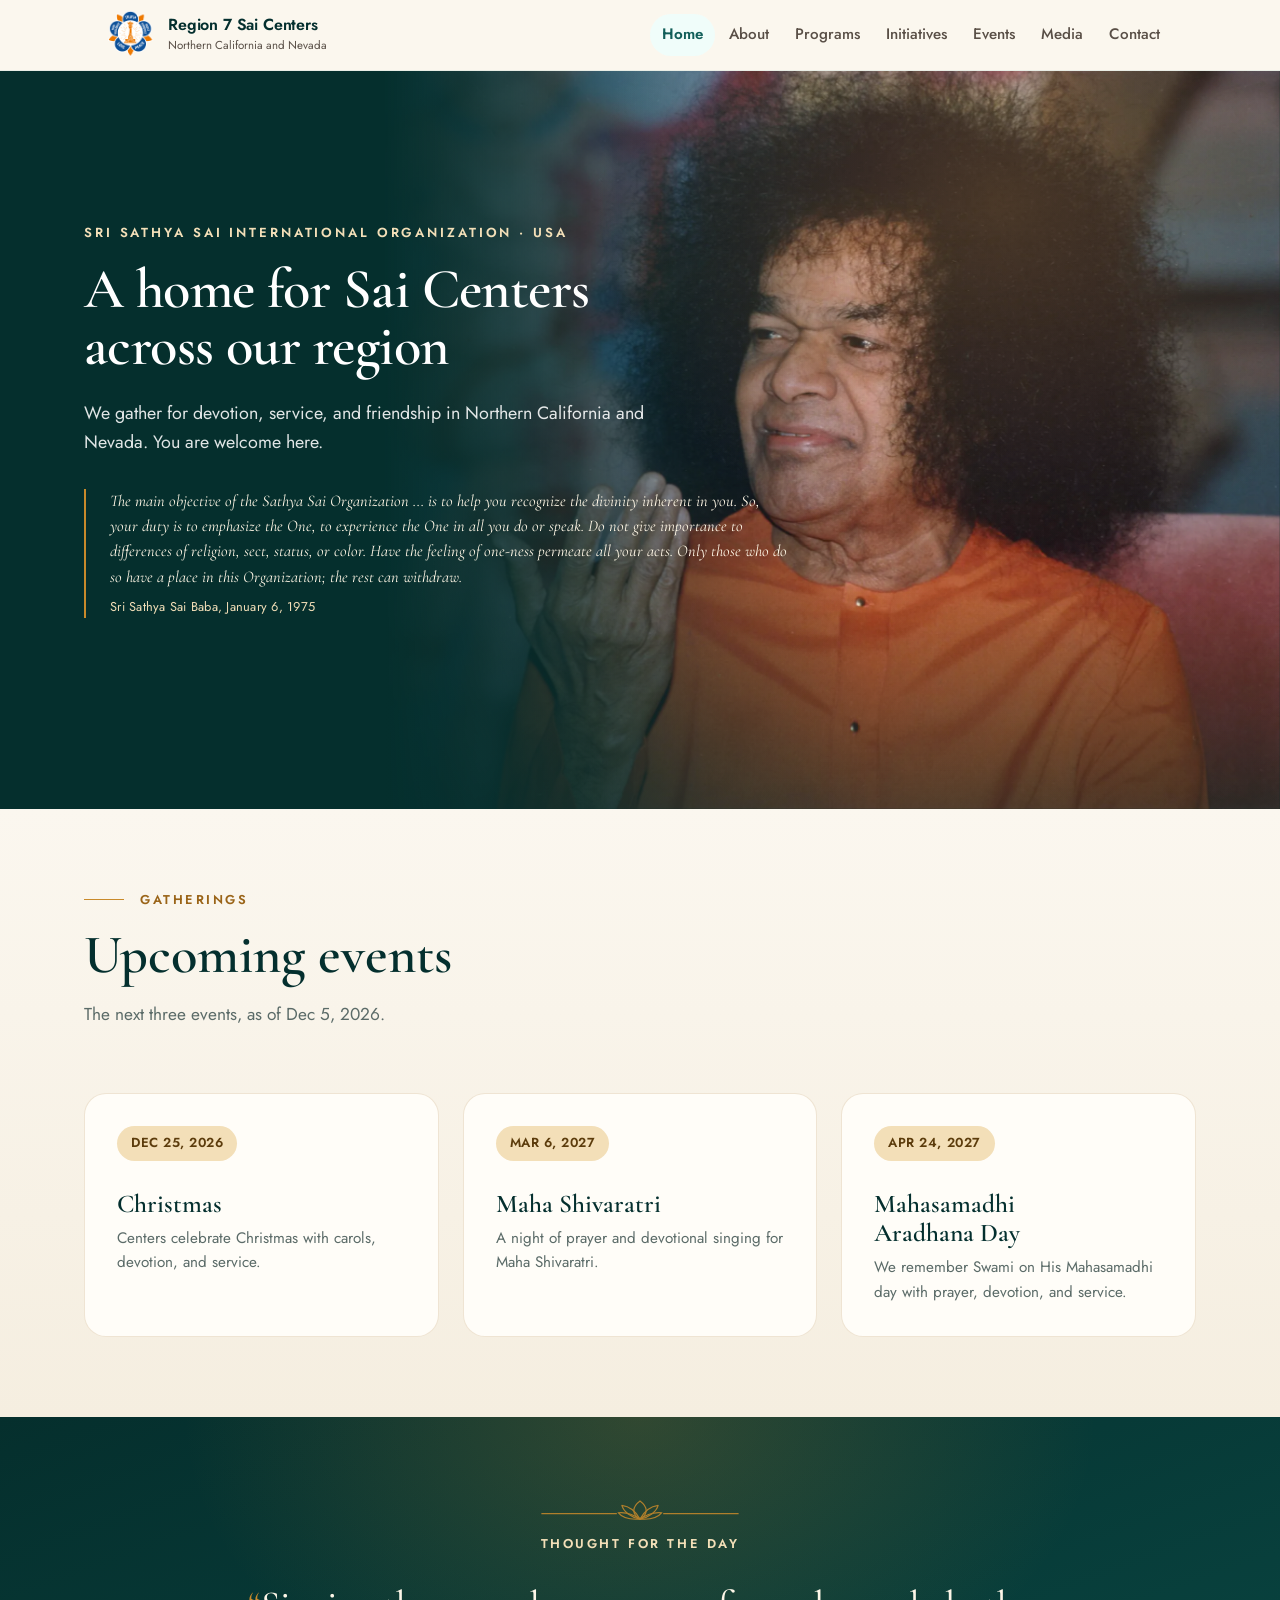
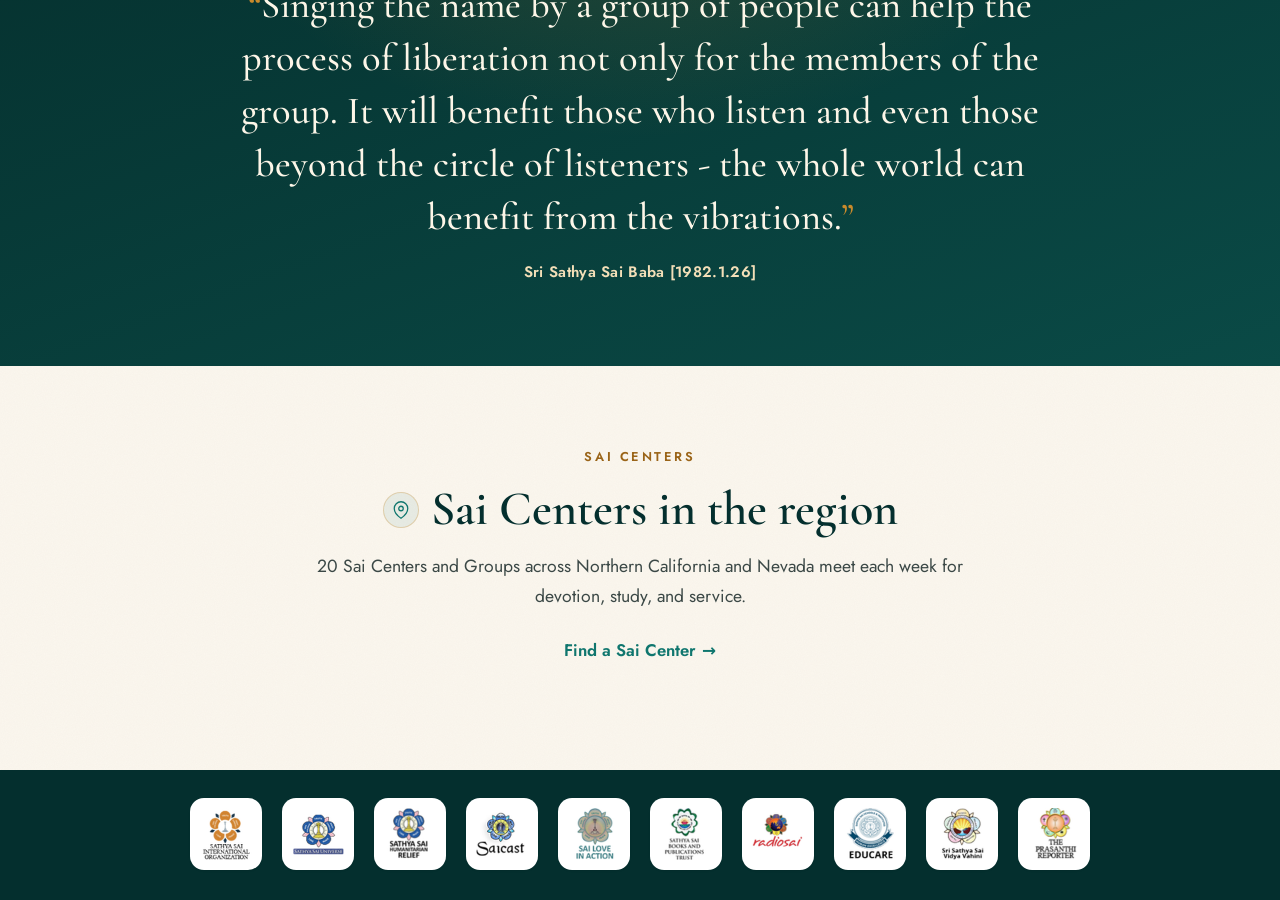
<file: index.html>
<!DOCTYPE html>

<html lang="en">
<head>
<meta charset="utf-8"/>
<meta content="width=device-width, initial-scale=1" name="viewport"/>
<title>Sathya Sai Baba Centers in the Bay Area &amp; Nevada | Region 7</title>
<meta name="description" content="Sri Sathya Sai Baba Centers of USA Region 7 (SSIO) in the Bay Area, Northern California and Nevada. Find a Sai Center near you, bhajans, SSE (Bal Vikas) and service."/>
<meta name="keywords" content="Sathya Sai Baba, Sai Center near me, Sai Centers Bay Area, Sathya Sai Nevada, Region 7, SSIO, SSO, bhajans, SSE, Bal Vikas, SaiCares"/>
<link rel="canonical" href="https://region7-mockup-a.vercel.app/"/>
<link rel="icon" href="images/new_logo2.png" type="image/png"/>
<meta property="og:type" content="website"/>
<meta property="og:site_name" content="Region 7 Sai Centers"/>
<meta property="og:locale" content="en_US"/>
<meta property="og:url" content="https://region7-mockup-a.vercel.app/"/>
<meta property="og:title" content="Sathya Sai Baba Centers in the Bay Area &amp; Nevada | Region 7"/>
<meta property="og:description" content="Sri Sathya Sai Baba Centers of USA Region 7 (SSIO) in the Bay Area, Northern California and Nevada. Find a Sai Center near you, bhajans, SSE (Bal Vikas) and service."/>
<meta property="og:image" content="https://region7-mockup-a.vercel.app/images/ssio-logo.png"/>
<meta property="og:image:width" content="397"/>
<meta property="og:image:height" content="400"/>
<meta property="og:image:alt" content="Sathya Sai International Organization logo"/>
<meta name="twitter:card" content="summary"/>
<meta name="twitter:title" content="Sathya Sai Baba Centers in the Bay Area &amp; Nevada | Region 7"/>
<meta name="twitter:description" content="Sri Sathya Sai Baba Centers of USA Region 7 (SSIO) in the Bay Area, Northern California and Nevada. Find a Sai Center near you, bhajans, SSE (Bal Vikas) and service."/>
<meta name="twitter:image" content="https://region7-mockup-a.vercel.app/images/ssio-logo.png"/>
<script type="application/ld+json">{"@context":"https://schema.org","@graph":[{"@type":"Organization","@id":"https://region7-mockup-a.vercel.app/#org","name":"Region 7 Sai Centers","alternateName":["Sri Sathya Sai Baba Centers of USA Region 7","Sathya Sai International Organization USA Region 7","SSIO Region 7"],"url":"https://region7-mockup-a.vercel.app/","logo":"https://region7-mockup-a.vercel.app/images/ssio-logo.png","areaServed":[{"@type":"Place","name":"San Francisco Bay Area"},{"@type":"State","name":"California"},{"@type":"State","name":"Nevada"}],"parentOrganization":{"@type":"Organization","name":"Sathya Sai International Organization","url":"https://www.sathyasai.org/"},"sameAs":["https://gab.region7saicenters.org/"]},{"@type":"WebPage","@id":"https://region7-mockup-a.vercel.app/#page","url":"https://region7-mockup-a.vercel.app/","name":"Sathya Sai Baba Centers in the Bay Area & Nevada | Region 7","description":"Sri Sathya Sai Baba Centers of USA Region 7 (SSIO) in the Bay Area, Northern California and Nevada. Find a Sai Center near you, bhajans, SSE (Bal Vikas) and service.","isPartOf":{"@type":"WebSite","name":"Region 7 Sai Centers","url":"https://region7-mockup-a.vercel.app/"},"publisher":{"@id":"https://region7-mockup-a.vercel.app/#org"},"inLanguage":"en-US"}]}</script>
<link href="https://fonts.googleapis.com" rel="preconnect"/>
<link crossorigin="" href="https://fonts.gstatic.com" rel="preconnect"/>
<link href="https://fonts.googleapis.com/css2?family=Cormorant+Garamond:ital,wght@0,500;0,600;1,500&amp;family=Jost:ital,wght@0,300;0,400;0,500;0,600;0,700;1,400&amp;display=swap" rel="stylesheet"/>
<link data-sanctuary-font="" href="https://fonts.googleapis.com/css2?family=Cormorant+Garamond:ital,wght@0,500;0,600;1,500&amp;display=swap" rel="stylesheet"/><link href="styles.css" rel="stylesheet"/>
</head>
<body class="sanctuary">
<header class="site-header">
<div class="header-inner">
<div class="brand">
<a aria-label="Region 7 Sai Centers home" class="brand-logo-link" href="index.html">
<img alt="" class="brand-logo" height="50" src="images/new_logo2.png" width="48"/>
</a>
<a class="brand-text" href="index.html">
<strong>Region 7 Sai Centers</strong>
<span>Northern California and Nevada</span>
</a>
</div>
<button aria-controls="primary-nav" aria-expanded="false" aria-label="Toggle navigation" class="nav-toggle" type="button">
<span aria-hidden="true" class="hamburger"><span></span><span></span><span></span></span>
</button>
<nav aria-label="Primary" class="primary" id="primary-nav">
<ul>
<li><a aria-current="page" href="index.html">Home</a></li>
<li><a href="about.html">About</a></li>
<li><a href="programs.html">Programs</a></li>
<li><a href="initiatives.html">Initiatives</a></li>
<li><a href="events.html">Events</a></li>
<li><a href="media.html">Media</a></li>
<li><a href="contact.html">Contact</a></li>
</ul>
</nav>
</div>
</header>
<main><section class="sx-hero sx-hero-home sx-hero-qsmall">
<picture class="sx-hero-pic"><source media="(max-width: 760px)" srcset="images/sanctuary/home-m.webp" type="image/webp"/><source media="(max-width: 760px)" srcset="images/sanctuary/home-m.jpg"/><source srcset="images/sanctuary/home-2000.webp" type="image/webp"/><img alt="Sri Sathya Sai Baba" fetchpriority="high" height="1583" src="images/sanctuary/home-2000.jpg" style="--pos:50% 48%" width="2000"/></picture>
<div aria-hidden="true" class="sx-hero-shade"></div>
<div class="rd-wrap sx-hero-in">
<p class="rd-eyebrow">Sri Sathya Sai International Organization · USA</p>
<h1 class="sx-long">A home for Sai Centers across our region</h1>
<p class="rd-hero-lead">We gather for devotion, service, and friendship in Northern California and Nevada. You are welcome here.</p>
<figure class="rd-hero-q"><blockquote>The main objective of the Sathya Sai Organization ... is to help you recognize the divinity inherent in you. So, your duty is to emphasize the One, to experience the One in all you do or speak. Do not give importance to differences of religion, sect, status, or color. Have the feeling of one-ness permeate all your acts. Only those who do so have a place in this Organization; the rest can withdraw.</blockquote><figcaption>Sri Sathya Sai Baba, January 6, 1975</figcaption></figure>
</div>
</section><section class="rd-sec sx-upcoming" id="events"><div class="rd-wrap"><header class="rd-head" data-reveal=""><p class="rd-kicker"><span>Gatherings</span></p><h2>Upcoming events</h2><p class="rd-sub-lead">The next three events, as of <span id="events-asof">Oct 7, 2026</span>.</p></header><div class="card-grid-3" id="upcoming-events">
<article class="card">
<span class="tag">Oct 20, 2026</span>
<h3>Avatar Declaration Day</h3>
<p>We mark Avatar Declaration Day with devotion and study across centers.</p>
</article>
<article class="card">
<span class="tag">Nov 14–15, 2026</span>
<h3>Global Akhanda Bhajans</h3>
<p>Regional 24-hour akhanda bhajan at Aria University, Milpitas.</p>
<a class="card-link" href="https://gab.region7saicenters.org/" rel="noopener" target="_blank">GAB site</a>
</article>
<article class="card">
<span class="tag">Nov 23, 2026</span>
<h3>Swami's Birthday</h3>
<p>Centers and the region celebrate Sri Sathya Sai Baba's Birthday each year.</p>
</article>
</div></div></section><section class="rd-sec sx-thought" id="thought"><div class="rd-wrap"><figure aria-live="polite" class="thought" data-thought="">
<span class="thought-orn"><svg aria-hidden="true" class="lotus-line" focusable="false" viewbox="0 0 220 28"><path d="M2 18 H84"></path><path d="M136 18 H218"></path><path d="M110 4 C102 10 100 18 110 24 C120 18 118 10 110 4 Z"></path><path d="M110 24 C100 22 92 16 90 9 C98 10 105 15 110 24 Z"></path><path d="M110 24 C120 22 128 16 130 9 C122 10 115 15 110 24 Z"></path><path d="M110 24 C98 25 90 22 86 17 C95 16 103 19 110 24 Z"></path><path d="M110 24 C122 25 130 22 134 17 C125 16 117 19 110 24 Z"></path></svg></span>
<p class="thought-label">Thought for the day</p>
<blockquote class="thought-text">There is only one Caste, the Caste of Humanity; There is only one Religion, the Religion of Love; There is only one Language, the Language of the Heart; There is only One God, and He is Omnipresent.</blockquote>
<figcaption class="thought-cite">Sathya Sai Baba</figcaption>
</figure></div></section><section class="rd-sec sx-centers" id="centers"><div class="rd-wrap"><div class="sx-centers-cta" data-reveal=""><p class="rd-kicker"><span>Sai Centers</span></p><div class="rd-ihead"><span class="rd-medal"><svg aria-hidden="true" class="ico" focusable="false" viewbox="0 0 24 24"><path d="M21 10c0 7-9 13-9 13s-9-6-9-13a9 9 0 0 1 18 0z"></path><circle cx="12" cy="10" r="3"></circle></svg></span><h2>Sai Centers in the region</h2></div><p>20 Sai Centers and Groups across Northern California and Nevada meet each week for devotion, study, and service.</p><p><a class="rd-link" href="about.html#centers"><span>Find a Sai Center</span></a></p></div></div></section></main>
<footer>
<div aria-label="SSIO related links" class="footer-logos">
<div class="footer-logos-inner">
<a href="https://www.sathyasai.org/" rel="noopener" target="_blank" title="Sathya Sai International Organization">
<img alt="Sathya Sai International Organization" height="52" src="images/ssioot.png" width="52"/>
</a>
<a href="https://www.sathyasai.org/" rel="noopener" target="_blank" title="Sathya Sai Unity">
<img alt="Sathya Sai Unity" height="52" src="images/ssuot.png" width="52"/>
</a>
<a href="https://www.sathyasai.org/" rel="noopener" target="_blank" title="Sathya Sai Human Rights">
<img alt="Sathya Sai Human Rights" height="52" src="images/sshrot.png" width="52"/>
</a>
<a href="https://www.sathyasai.org/" rel="noopener" target="_blank" title="Sai Cast">
<img alt="Sai Cast" height="52" src="images/saicastot.png" width="52"/>
</a>
<a href="https://www.sathyasai.org/" rel="noopener" target="_blank" title="Sai Love in Action">
<img alt="Sai Love in Action" height="52" src="images/sailoveinactionot.png" width="52"/>
</a>
<a href="https://www.sathyasai.org/" rel="noopener" target="_blank" title="Sri Sathya Sai Books and Publications">
<img alt="Sri Sathya Sai Books and Publications" height="52" src="images/ssbptot.png" width="52"/>
</a>
<a href="https://www.sathyasai.org/" rel="noopener" target="_blank" title="Radio Sai">
<img alt="Radio Sai" height="52" src="images/raiosaiot.png" width="52"/>
</a>
<a href="https://www.sathyasai.org/" rel="noopener" target="_blank" title="Educare">
<img alt="Educare" height="52" src="images/educareot.png" width="52"/>
</a>
<a href="https://www.sathyasai.org/" rel="noopener" target="_blank" title="Sathya Sai Vidya Vahini">
<img alt="Sathya Sai Vidya Vahini" height="52" src="images/ssvvot.png" width="52"/>
</a>
<a href="https://www.sathyasai.org/" rel="noopener" target="_blank" title="Preport">
<img alt="Preport" height="52" src="images/preportot.png" width="52"/>
</a>
</div>
</div>
</footer>
<script defer="" src="nav.js"></script><script defer="" src="sanctuary.js"></script>
<script defer="" src="events-data.js"></script>
<script defer="" src="events.js"></script>
<script defer="" src="thoughts-data.js"></script>
<script defer="" src="thought.js"></script>
<script defer="" src="anim.js"></script>
</body>
</html>
</file>
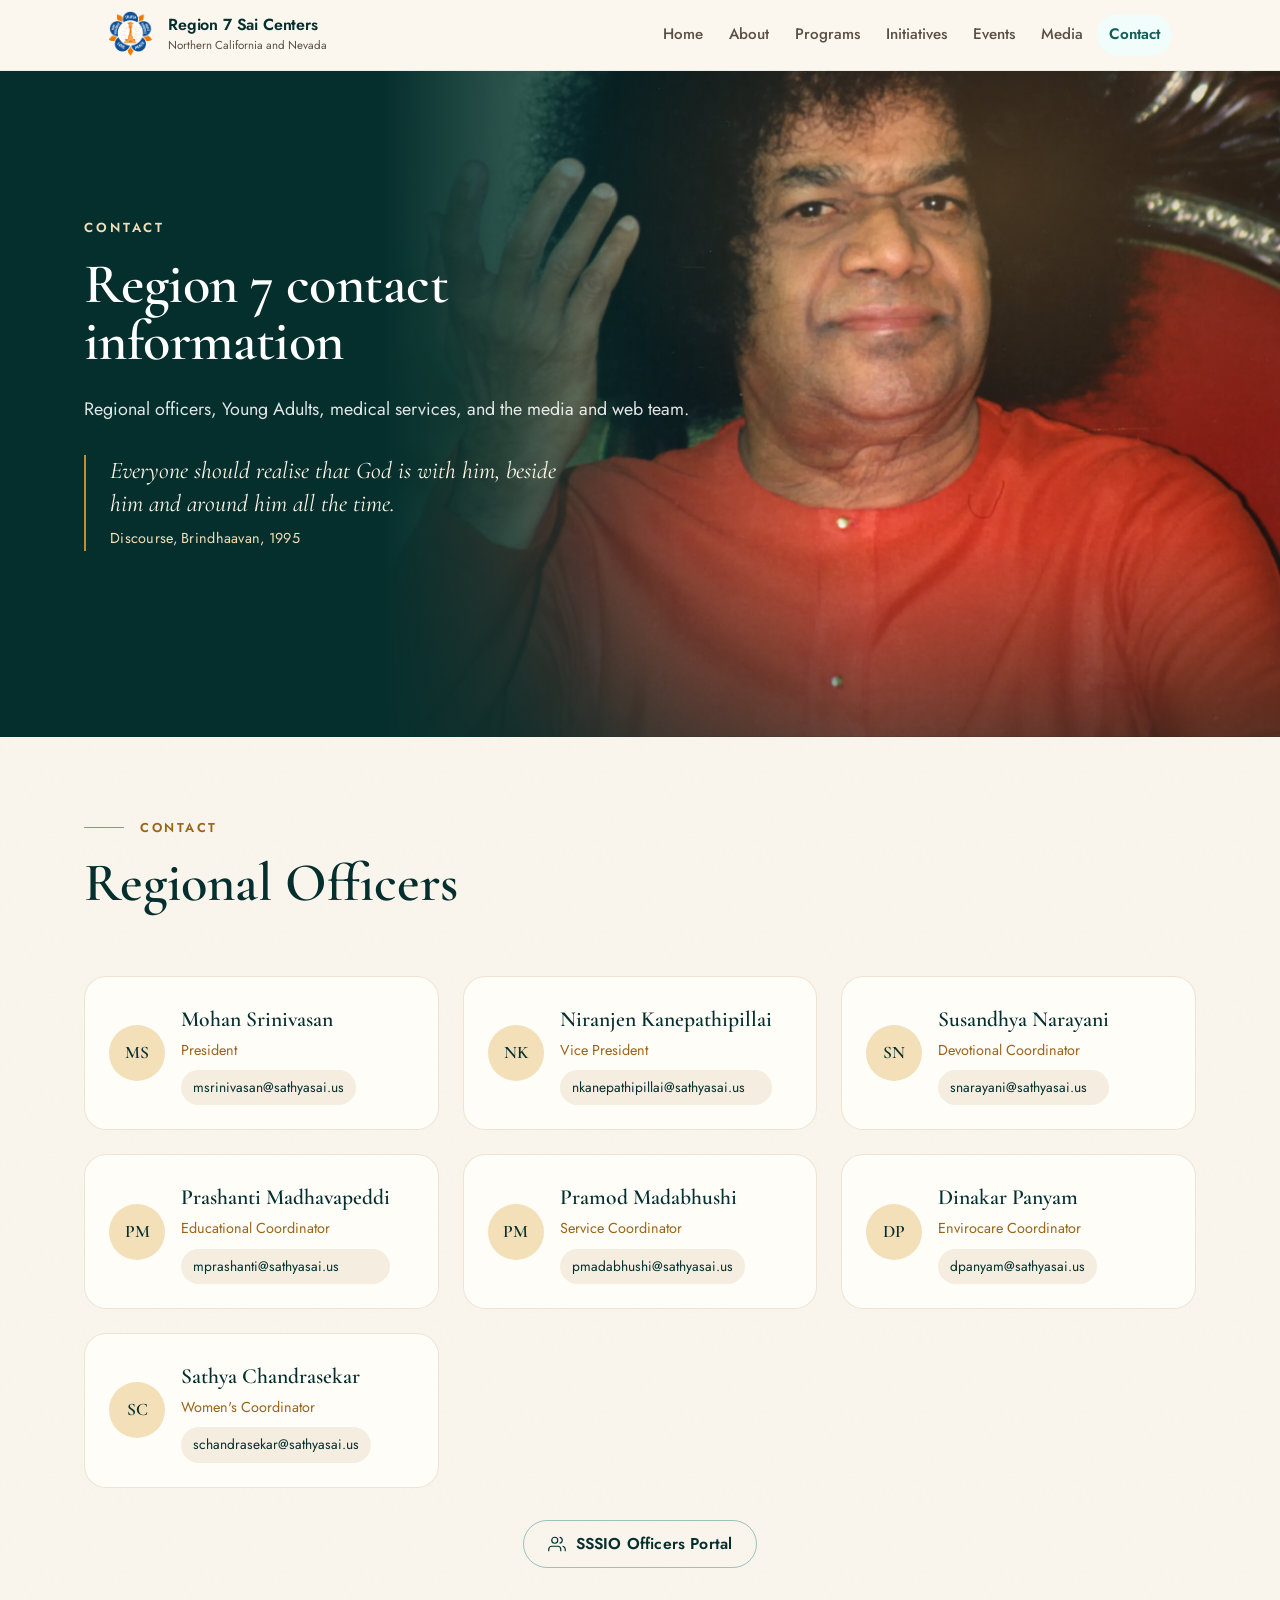
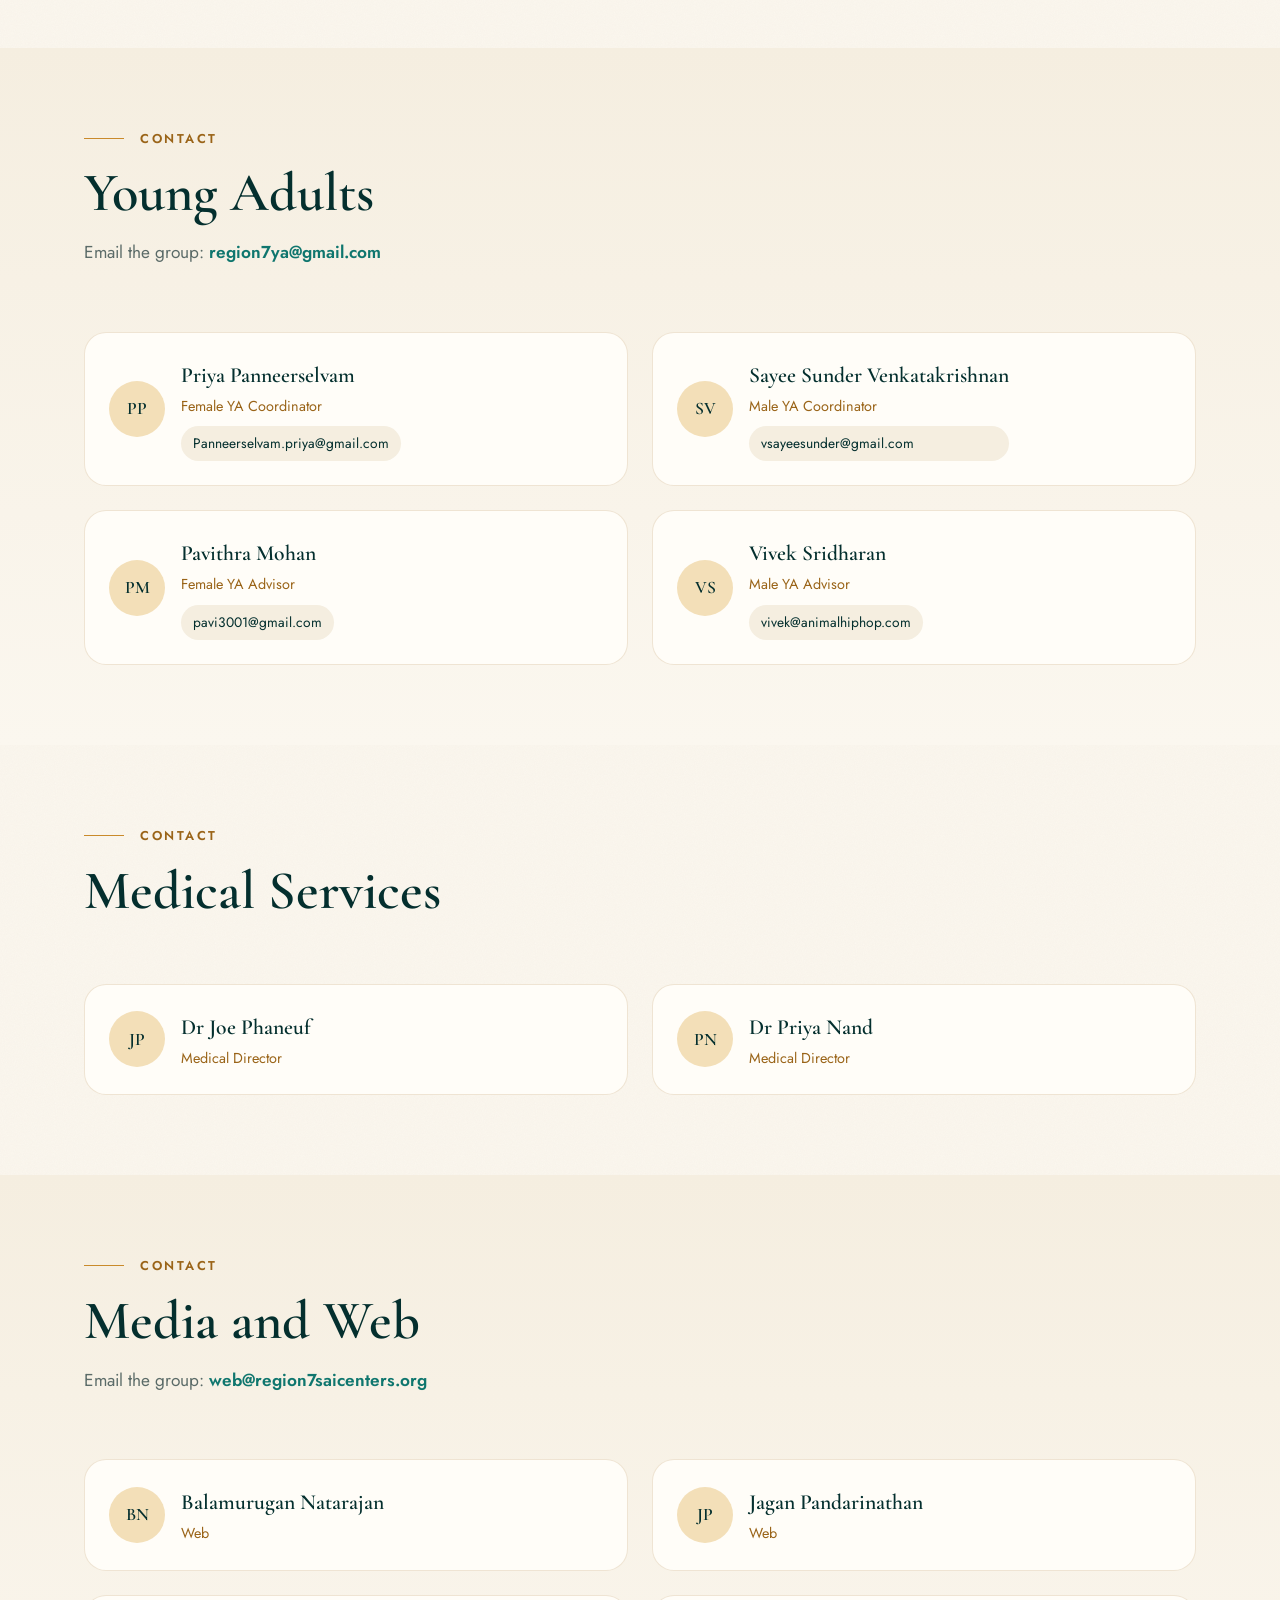
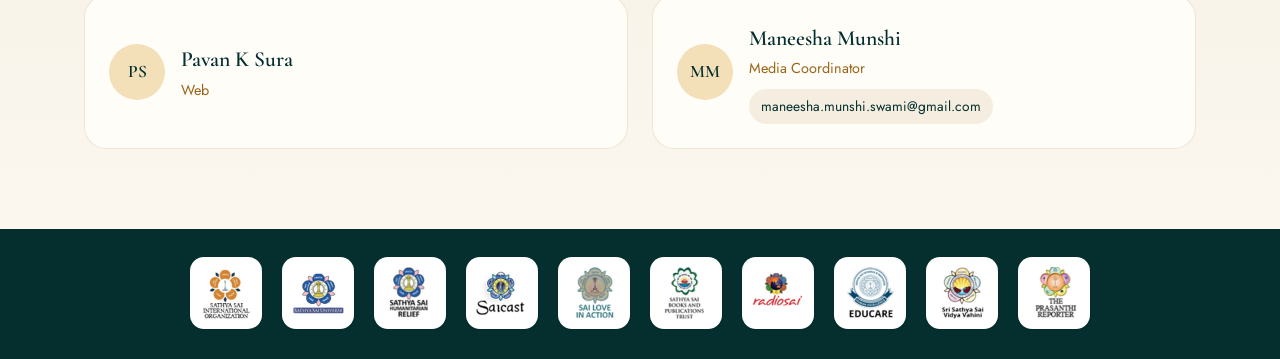
<file: contact.html>
<!DOCTYPE html>

<html lang="en">
<head>
<meta charset="utf-8"/>
<meta content="width=device-width, initial-scale=1" name="viewport"/>
<title>Contact Region 7 Sathya Sai Centers (SSIO) | Bay Area &amp; Nevada</title>
<meta name="description" content="Contact the USA Region 7 Sathya Sai (SSIO) officers for the Bay Area, Northern California and Nevada: Young Adults, medical services, and the web team."/>
<meta name="keywords" content="contact Sai Center, Sathya Sai Region 7, SSIO officers, Bay Area, Nevada, Northern California"/>
<link rel="canonical" href="https://region7-mockup-a.vercel.app/contact"/>
<link rel="icon" href="images/new_logo2.png" type="image/png"/>
<meta property="og:type" content="website"/>
<meta property="og:site_name" content="Region 7 Sai Centers"/>
<meta property="og:locale" content="en_US"/>
<meta property="og:url" content="https://region7-mockup-a.vercel.app/contact"/>
<meta property="og:title" content="Contact Region 7 Sathya Sai Centers (SSIO) | Bay Area &amp; Nevada"/>
<meta property="og:description" content="Contact the USA Region 7 Sathya Sai (SSIO) officers for the Bay Area, Northern California and Nevada: Young Adults, medical services, and the web team."/>
<meta property="og:image" content="https://region7-mockup-a.vercel.app/images/ssio-logo.png"/>
<meta property="og:image:width" content="397"/>
<meta property="og:image:height" content="400"/>
<meta property="og:image:alt" content="Sathya Sai International Organization logo"/>
<meta name="twitter:card" content="summary"/>
<meta name="twitter:title" content="Contact Region 7 Sathya Sai Centers (SSIO) | Bay Area &amp; Nevada"/>
<meta name="twitter:description" content="Contact the USA Region 7 Sathya Sai (SSIO) officers for the Bay Area, Northern California and Nevada: Young Adults, medical services, and the web team."/>
<meta name="twitter:image" content="https://region7-mockup-a.vercel.app/images/ssio-logo.png"/>
<script type="application/ld+json">{"@context":"https://schema.org","@graph":[{"@type":"Organization","@id":"https://region7-mockup-a.vercel.app/#org","name":"Region 7 Sai Centers","url":"https://region7-mockup-a.vercel.app/"},{"@type":"WebPage","@id":"https://region7-mockup-a.vercel.app/contact#page","url":"https://region7-mockup-a.vercel.app/contact","name":"Contact Region 7 Sathya Sai Centers (SSIO) | Bay Area & Nevada","description":"Contact the USA Region 7 Sathya Sai (SSIO) officers for the Bay Area, Northern California and Nevada: Young Adults, medical services, and the web team.","isPartOf":{"@type":"WebSite","name":"Region 7 Sai Centers","url":"https://region7-mockup-a.vercel.app/"},"publisher":{"@id":"https://region7-mockup-a.vercel.app/#org"},"inLanguage":"en-US"},{"@type":"BreadcrumbList","itemListElement":[{"@type":"ListItem","position":1,"name":"Home","item":"https://region7-mockup-a.vercel.app/"},{"@type":"ListItem","position":2,"name":"Contact","item":"https://region7-mockup-a.vercel.app/contact"}]}]}</script>
<link href="https://fonts.googleapis.com" rel="preconnect"/>
<link crossorigin="" href="https://fonts.gstatic.com" rel="preconnect"/>
<link href="https://fonts.googleapis.com/css2?family=Cormorant+Garamond:ital,wght@0,500;0,600;1,500&amp;family=Jost:ital,wght@0,300;0,400;0,500;0,600;0,700;1,400&amp;display=swap" rel="stylesheet"/>
<link data-sanctuary-font="" href="https://fonts.googleapis.com/css2?family=Cormorant+Garamond:ital,wght@0,500;0,600;1,500&amp;display=swap" rel="stylesheet"/><link href="styles.css" rel="stylesheet"/>
</head>
<body class="sanctuary">
<header class="site-header">
<div class="header-inner">
<div class="brand">
<a aria-label="Region 7 Sai Centers home" class="brand-logo-link" href="index.html">
<img alt="" class="brand-logo" height="50" src="images/new_logo2.png" width="48"/>
</a>
<a class="brand-text" href="index.html">
<strong>Region 7 Sai Centers</strong>
<span>Northern California and Nevada</span>
</a>
</div>
<button aria-controls="primary-nav" aria-expanded="false" aria-label="Toggle navigation" class="nav-toggle" type="button">
<span aria-hidden="true" class="hamburger"><span></span><span></span><span></span></span>
</button>
<nav aria-label="Primary" class="primary" id="primary-nav">
<ul>
<li><a href="index.html">Home</a></li>
<li><a href="about.html">About</a></li>
<li><a href="programs.html">Programs</a></li>
<li><a href="initiatives.html">Initiatives</a></li>
<li><a href="events.html">Events</a></li>
<li><a href="media.html">Media</a></li>
<li><a aria-current="page" href="contact.html">Contact</a></li>
</ul>
</nav>
</div>
</header>
<main><section class="sx-hero">
<picture class="sx-hero-pic"><source media="(max-width: 760px)" srcset="images/sanctuary/contact-m.webp" type="image/webp"/><source media="(max-width: 760px)" srcset="images/sanctuary/contact-m.jpg"/><source srcset="images/sanctuary/contact-2000.webp" type="image/webp"/><img alt="Sri Sathya Sai Baba" fetchpriority="high" height="2506" src="images/sanctuary/contact-2000.jpg" style="--pos:50% 58%" width="2000"/></picture>
<div aria-hidden="true" class="sx-hero-shade"></div>
<div class="rd-wrap sx-hero-in">
<p class="rd-eyebrow">Contact</p>
<h1 class="sx-long">Region 7 contact information</h1>
<p class="rd-hero-lead">Regional officers, Young Adults, medical services, and the media and web team.</p>
<figure class="rd-hero-q"><blockquote>Everyone should realise that God is with him, beside him and around him all the time.</blockquote><figcaption>Discourse, Brindhaavan, 1995</figcaption></figure>
</div>
</section><section class="rd-sec sx-contacts" id="officers"><div class="rd-wrap"><header class="rd-head" data-reveal=""><p class="rd-kicker"><span>Contact</span></p><h2>Regional Officers</h2></header><ul class="contact-row cr-cols-3"><li class="member"><span aria-hidden="true" class="member-initials">MS</span><span class="member-text"><strong>Mohan Srinivasan</strong><span>President</span><a class="member-mail" href="mailto:msrinivasan@sathyasai.us">msrinivasan@sathyasai.us</a></span></li><li class="member"><span aria-hidden="true" class="member-initials">NK</span><span class="member-text"><strong>Niranjen Kanepathipillai</strong><span>Vice President</span><a class="member-mail" href="mailto:nkanepathipillai@sathyasai.us">nkanepathipillai@sathyasai.us</a></span></li><li class="member"><span aria-hidden="true" class="member-initials">SN</span><span class="member-text"><strong>Susandhya Narayani</strong><span>Devotional Coordinator</span><a class="member-mail" href="mailto:snarayani@sathyasai.us">snarayani@sathyasai.us</a></span></li><li class="member"><span aria-hidden="true" class="member-initials">PM</span><span class="member-text"><strong>Prashanti Madhavapeddi</strong><span>Educational Coordinator</span><a class="member-mail" href="mailto:mprashanti@sathyasai.us">mprashanti@sathyasai.us</a></span></li><li class="member"><span aria-hidden="true" class="member-initials">PM</span><span class="member-text"><strong>Pramod Madabhushi</strong><span>Service Coordinator</span><a class="member-mail" href="mailto:pmadabhushi@sathyasai.us">pmadabhushi@sathyasai.us</a></span></li><li class="member"><span aria-hidden="true" class="member-initials">DP</span><span class="member-text"><strong>Dinakar Panyam</strong><span>Envirocare Coordinator</span><a class="member-mail" href="mailto:dpanyam@sathyasai.us">dpanyam@sathyasai.us</a></span></li><li class="member"><span aria-hidden="true" class="member-initials">SC</span><span class="member-text"><strong>Sathya Chandrasekar</strong><span>Women's Coordinator</span><a class="member-mail" href="mailto:schandrasekar@sathyasai.us">schandrasekar@sathyasai.us</a></span></li></ul><p class="sx-portal"><a class="rd-btn rd-btn-outline" href="https://officers-portal.sathyasai.org/" rel="noopener" target="_blank"><svg aria-hidden="true" class="ico" focusable="false" viewbox="0 0 24 24"><path d="M17 21v-2a4 4 0 0 0-4-4H5a4 4 0 0 0-4 4v2"></path><circle cx="9" cy="7" r="4"></circle><path d="M23 21v-2a4 4 0 0 0-3-3.87"></path><path d="M16 3.13a4 4 0 0 1 0 7.75"></path></svg><span>SSSIO Officers Portal</span></a></p></div></section><section class="rd-sec sx-contacts sx-alt" id="young-adults"><div class="rd-wrap"><header class="rd-head" data-reveal=""><p class="rd-kicker"><span>Contact</span></p><h2>Young Adults</h2><p class="rd-sub-lead">Email the group: <a href="mailto:region7ya@gmail.com">region7ya@gmail.com</a></p></header><ul class="contact-row cr-cols-2"><li class="member"><span aria-hidden="true" class="member-initials">PP</span><span class="member-text"><strong>Priya Panneerselvam</strong><span>Female YA Coordinator</span><a class="member-mail" href="mailto:Panneerselvam.priya@gmail.com">Panneerselvam.priya@gmail.com</a></span></li><li class="member"><span aria-hidden="true" class="member-initials">SV</span><span class="member-text"><strong>Sayee Sunder Venkatakrishnan</strong><span>Male YA Coordinator</span><a class="member-mail" href="mailto:vsayeesunder@gmail.com">vsayeesunder@gmail.com</a></span></li><li class="member"><span aria-hidden="true" class="member-initials">PM</span><span class="member-text"><strong>Pavithra Mohan</strong><span>Female YA Advisor</span><a class="member-mail" href="mailto:pavi3001@gmail.com">pavi3001@gmail.com</a></span></li><li class="member"><span aria-hidden="true" class="member-initials">VS</span><span class="member-text"><strong>Vivek Sridharan</strong><span>Male YA Advisor</span><a class="member-mail" href="mailto:vivek@animalhiphop.com">vivek@animalhiphop.com</a></span></li></ul></div></section><section class="rd-sec sx-contacts" id="medical-services"><div class="rd-wrap"><header class="rd-head" data-reveal=""><p class="rd-kicker"><span>Contact</span></p><h2>Medical Services</h2></header><ul class="contact-row cr-cols-2"><li class="member"><span aria-hidden="true" class="member-initials">JP</span><span class="member-text"><strong>Dr Joe Phaneuf</strong><span>Medical Director</span></span></li><li class="member"><span aria-hidden="true" class="member-initials">PN</span><span class="member-text"><strong>Dr Priya Nand</strong><span>Medical Director</span></span></li></ul></div></section><section class="rd-sec sx-contacts sx-alt" id="media-and-web"><div class="rd-wrap"><header class="rd-head" data-reveal=""><p class="rd-kicker"><span>Contact</span></p><h2>Media and Web</h2><p class="rd-sub-lead">Email the group: <a href="mailto:web@region7saicenters.org">web@region7saicenters.org</a></p></header><ul class="contact-row cr-cols-2"><li class="member"><span aria-hidden="true" class="member-initials">BN</span><span class="member-text"><strong>Balamurugan Natarajan</strong><span>Web</span></span></li><li class="member"><span aria-hidden="true" class="member-initials">JP</span><span class="member-text"><strong>Jagan Pandarinathan</strong><span>Web</span></span></li><li class="member"><span aria-hidden="true" class="member-initials">PS</span><span class="member-text"><strong>Pavan K Sura</strong><span>Web</span></span></li><li class="member"><span aria-hidden="true" class="member-initials">MM</span><span class="member-text"><strong>Maneesha Munshi</strong><span>Media Coordinator</span><a class="member-mail" href="mailto:maneesha.munshi.swami@gmail.com">maneesha.munshi.swami@gmail.com</a></span></li></ul></div></section></main>
<footer>
<div aria-label="SSIO related links" class="footer-logos">
<div class="footer-logos-inner">
<a href="https://www.sathyasai.org/" rel="noopener" target="_blank" title="Sathya Sai International Organization">
<img alt="Sathya Sai International Organization" height="52" src="images/ssioot.png" width="52"/>
</a>
<a href="https://www.sathyasai.org/" rel="noopener" target="_blank" title="Sathya Sai Unity">
<img alt="Sathya Sai Unity" height="52" src="images/ssuot.png" width="52"/>
</a>
<a href="https://www.sathyasai.org/" rel="noopener" target="_blank" title="Sathya Sai Human Rights">
<img alt="Sathya Sai Human Rights" height="52" src="images/sshrot.png" width="52"/>
</a>
<a href="https://www.sathyasai.org/" rel="noopener" target="_blank" title="Sai Cast">
<img alt="Sai Cast" height="52" src="images/saicastot.png" width="52"/>
</a>
<a href="https://www.sathyasai.org/" rel="noopener" target="_blank" title="Sai Love in Action">
<img alt="Sai Love in Action" height="52" src="images/sailoveinactionot.png" width="52"/>
</a>
<a href="https://www.sathyasai.org/" rel="noopener" target="_blank" title="Sri Sathya Sai Books and Publications">
<img alt="Sri Sathya Sai Books and Publications" height="52" src="images/ssbptot.png" width="52"/>
</a>
<a href="https://www.sathyasai.org/" rel="noopener" target="_blank" title="Radio Sai">
<img alt="Radio Sai" height="52" src="images/raiosaiot.png" width="52"/>
</a>
<a href="https://www.sathyasai.org/" rel="noopener" target="_blank" title="Educare">
<img alt="Educare" height="52" src="images/educareot.png" width="52"/>
</a>
<a href="https://www.sathyasai.org/" rel="noopener" target="_blank" title="Sathya Sai Vidya Vahini">
<img alt="Sathya Sai Vidya Vahini" height="52" src="images/ssvvot.png" width="52"/>
</a>
<a href="https://www.sathyasai.org/" rel="noopener" target="_blank" title="Preport">
<img alt="Preport" height="52" src="images/preportot.png" width="52"/>
</a>
</div>
</div>
</footer>
<script defer="" src="nav.js"></script><script defer="" src="sanctuary.js"></script>
<script defer="" src="anim.js"></script>
</body>
</html>
</file>
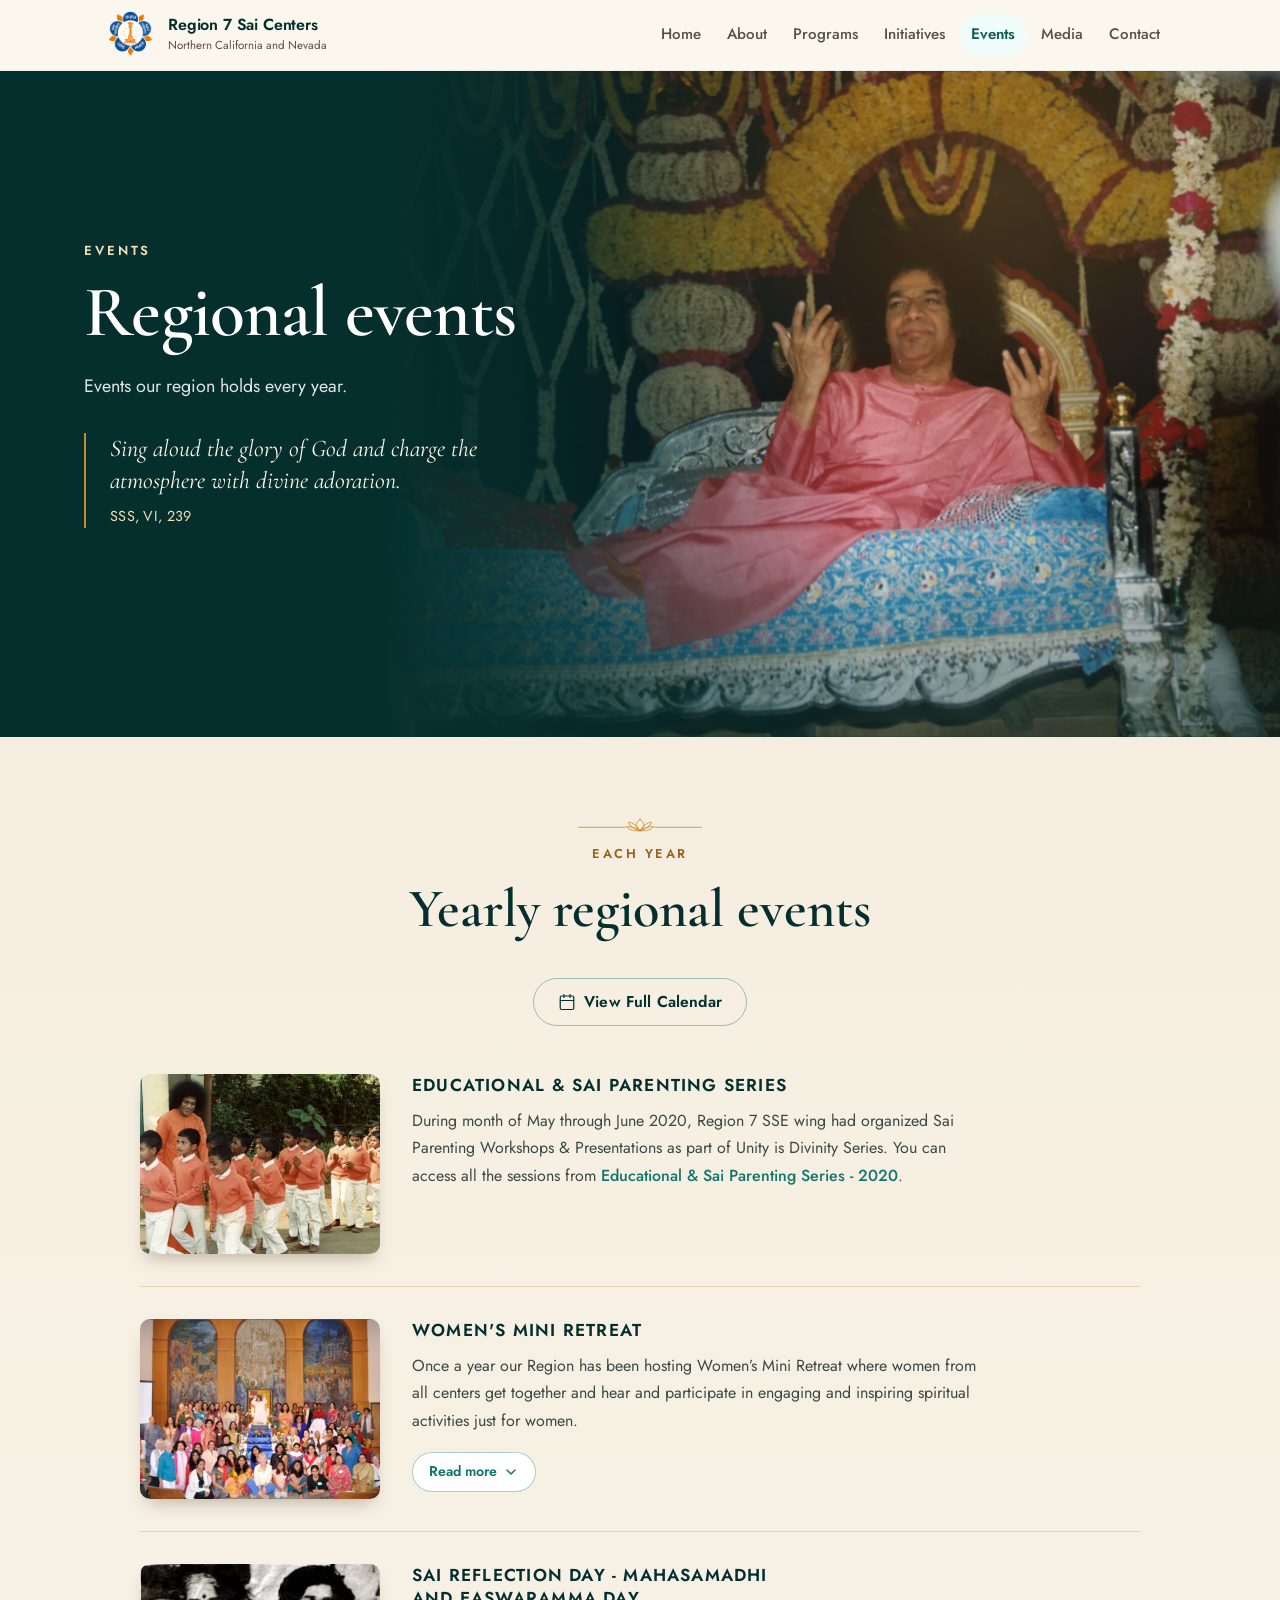
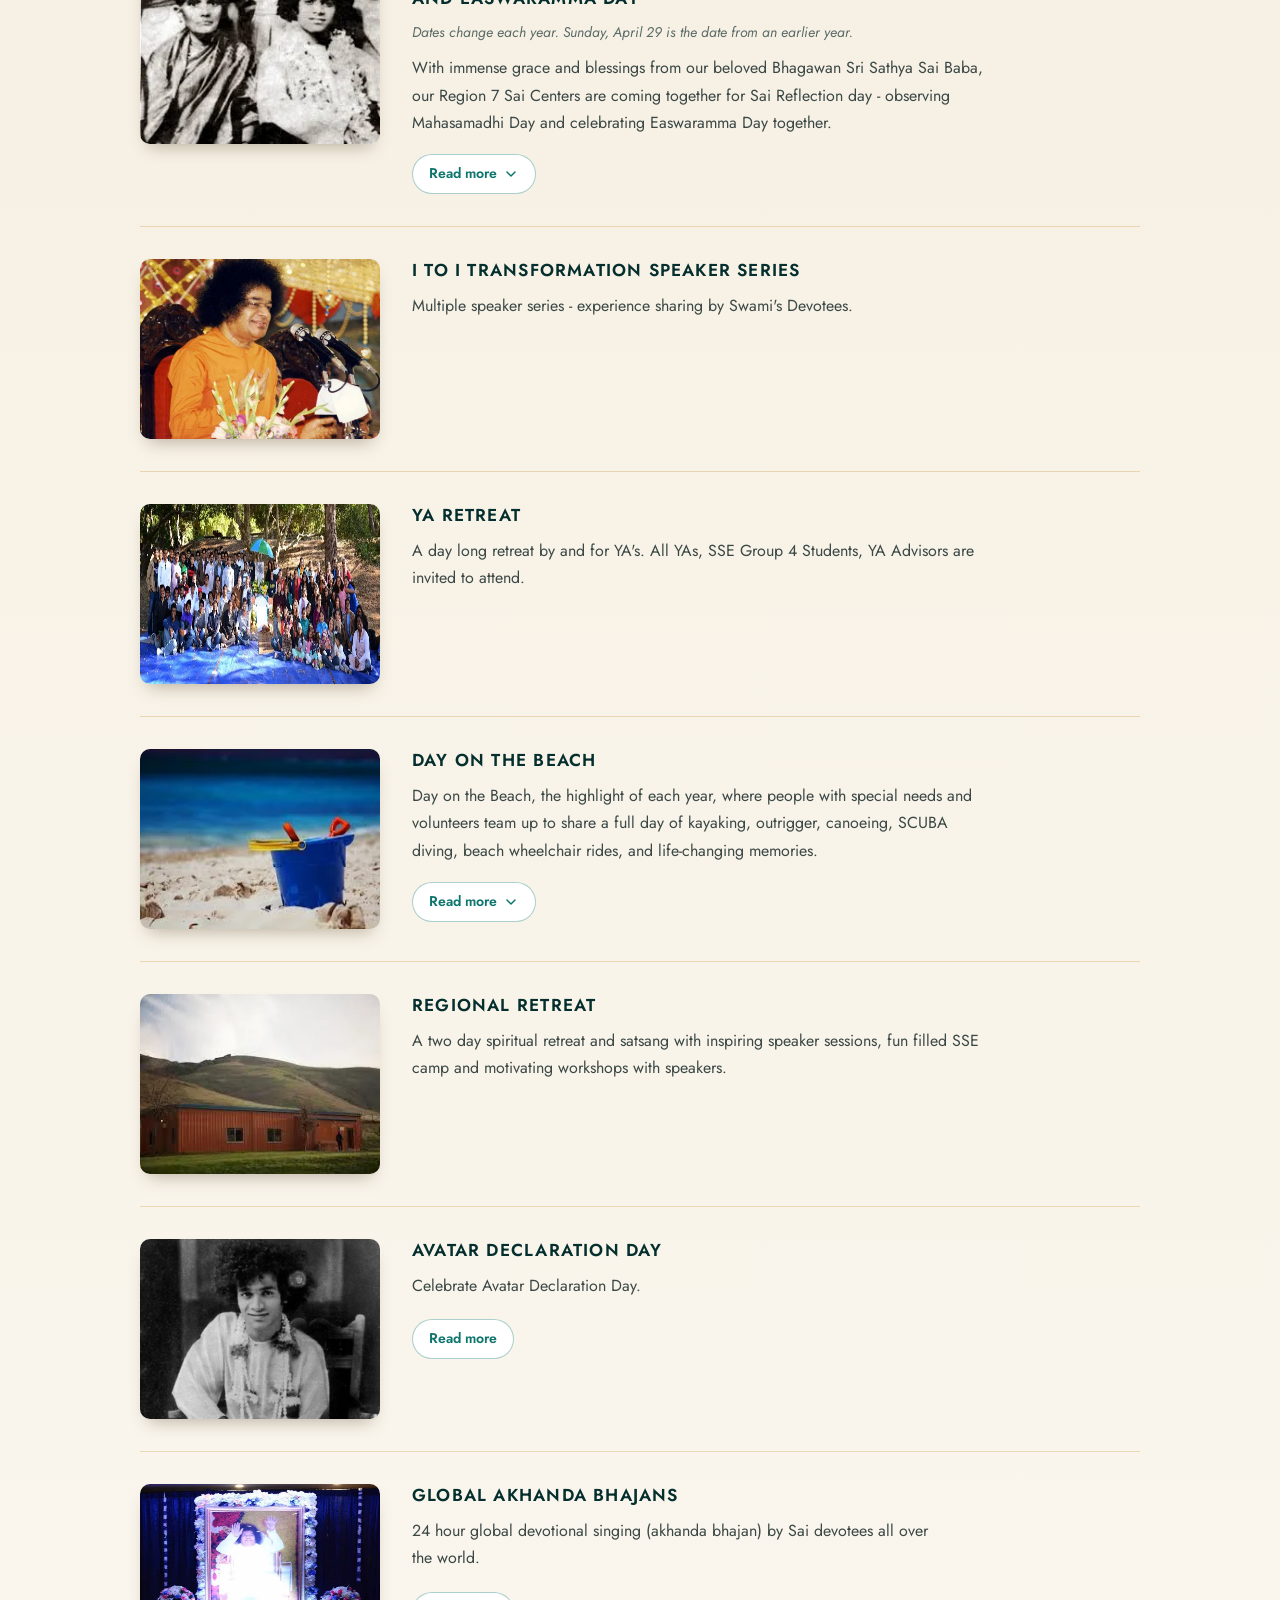
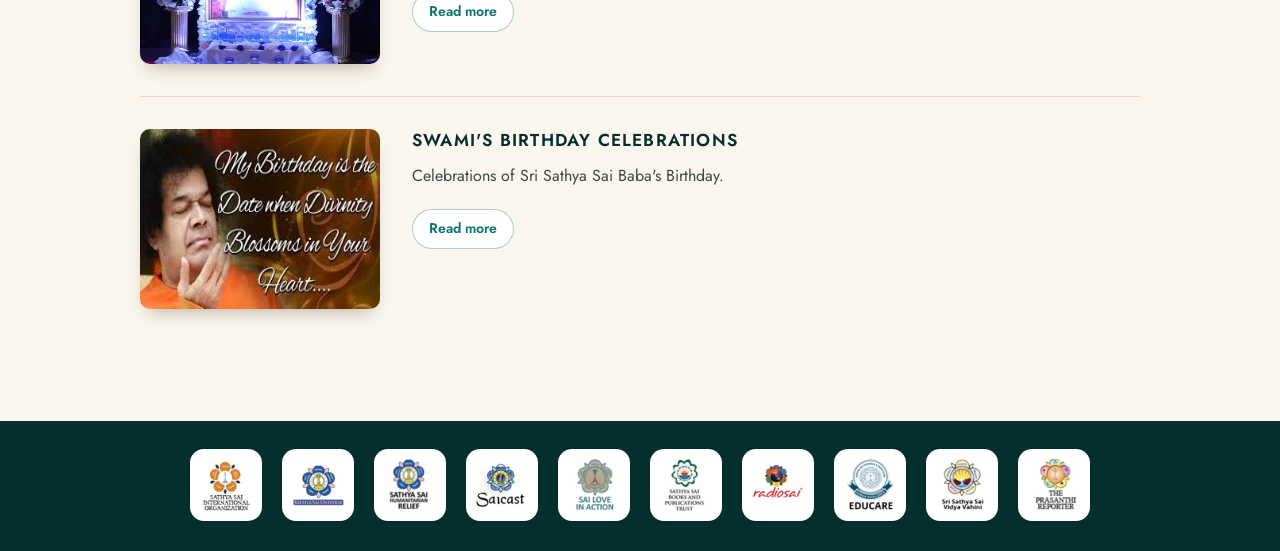
<file: events.html>
<!DOCTYPE html>

<html lang="en">
<head>
<meta charset="utf-8"/>
<meta content="width=device-width, initial-scale=1" name="viewport"/>
<title>Sathya Sai Events in the Bay Area &amp; Nevada | Region 7</title>
<meta name="description" content="Yearly Region 7 Sathya Sai events and the regional calendar: Global Akhanda Bhajan (GAB), retreats and workshops in the Bay Area and Nevada."/>
<meta name="keywords" content="Sathya Sai events, Global Akhanda Bhajan, GAB, bhajans, Sai Center events Bay Area, Nevada, Region 7, SSIO"/>
<link rel="canonical" href="https://region7-mockup-a.vercel.app/events"/>
<link rel="icon" href="images/new_logo2.png" type="image/png"/>
<meta property="og:type" content="website"/>
<meta property="og:site_name" content="Region 7 Sai Centers"/>
<meta property="og:locale" content="en_US"/>
<meta property="og:url" content="https://region7-mockup-a.vercel.app/events"/>
<meta property="og:title" content="Sathya Sai Events in the Bay Area &amp; Nevada | Region 7"/>
<meta property="og:description" content="Yearly Region 7 Sathya Sai events and the regional calendar: Global Akhanda Bhajan (GAB), retreats and workshops in the Bay Area and Nevada."/>
<meta property="og:image" content="https://region7-mockup-a.vercel.app/images/ssio-logo.png"/>
<meta property="og:image:width" content="397"/>
<meta property="og:image:height" content="400"/>
<meta property="og:image:alt" content="Sathya Sai International Organization logo"/>
<meta name="twitter:card" content="summary"/>
<meta name="twitter:title" content="Sathya Sai Events in the Bay Area &amp; Nevada | Region 7"/>
<meta name="twitter:description" content="Yearly Region 7 Sathya Sai events and the regional calendar: Global Akhanda Bhajan (GAB), retreats and workshops in the Bay Area and Nevada."/>
<meta name="twitter:image" content="https://region7-mockup-a.vercel.app/images/ssio-logo.png"/>
<script type="application/ld+json">{"@context":"https://schema.org","@graph":[{"@type":"Organization","@id":"https://region7-mockup-a.vercel.app/#org","name":"Region 7 Sai Centers","url":"https://region7-mockup-a.vercel.app/"},{"@type":"WebPage","@id":"https://region7-mockup-a.vercel.app/events#page","url":"https://region7-mockup-a.vercel.app/events","name":"Sathya Sai Events in the Bay Area & Nevada | Region 7","description":"Yearly Region 7 Sathya Sai events and the regional calendar: Global Akhanda Bhajan (GAB), retreats and workshops in the Bay Area and Nevada.","isPartOf":{"@type":"WebSite","name":"Region 7 Sai Centers","url":"https://region7-mockup-a.vercel.app/"},"publisher":{"@id":"https://region7-mockup-a.vercel.app/#org"},"inLanguage":"en-US"},{"@type":"BreadcrumbList","itemListElement":[{"@type":"ListItem","position":1,"name":"Home","item":"https://region7-mockup-a.vercel.app/"},{"@type":"ListItem","position":2,"name":"Events","item":"https://region7-mockup-a.vercel.app/events"}]}]}</script>
<link href="https://fonts.googleapis.com" rel="preconnect"/>
<link crossorigin="" href="https://fonts.gstatic.com" rel="preconnect"/>
<link href="https://fonts.googleapis.com/css2?family=Cormorant+Garamond:ital,wght@0,500;0,600;1,500&amp;family=Jost:ital,wght@0,300;0,400;0,500;0,600;0,700;1,400&amp;display=swap" rel="stylesheet"/>
<link data-sanctuary-font="" href="https://fonts.googleapis.com/css2?family=Cormorant+Garamond:ital,wght@0,500;0,600;1,500&amp;display=swap" rel="stylesheet"/><link href="styles.css" rel="stylesheet"/>
</head>
<body class="sanctuary">
<header class="site-header">
<div class="header-inner">
<div class="brand">
<a aria-label="Region 7 Sai Centers home" class="brand-logo-link" href="index.html">
<img alt="" class="brand-logo" height="50" src="images/new_logo2.png" width="48"/>
</a>
<a class="brand-text" href="index.html">
<strong>Region 7 Sai Centers</strong>
<span>Northern California and Nevada</span>
</a>
</div>
<button aria-controls="primary-nav" aria-expanded="false" aria-label="Toggle navigation" class="nav-toggle" type="button">
<span aria-hidden="true" class="hamburger"><span></span><span></span><span></span></span>
</button>
<nav aria-label="Primary" class="primary" id="primary-nav">
<ul>
<li><a href="index.html">Home</a></li>
<li><a href="about.html">About</a></li>
<li><a href="programs.html">Programs</a></li>
<li><a href="initiatives.html">Initiatives</a></li>
<li><a aria-current="page" href="events.html">Events</a></li>
<li><a href="media.html">Media</a></li>
<li><a href="contact.html">Contact</a></li>
</ul>
</nav>
</div>
</header>
<main><section class="sx-hero">
<picture class="sx-hero-pic"><source media="(max-width: 760px)" srcset="images/sanctuary/events-m.webp" type="image/webp"/><source media="(max-width: 760px)" srcset="images/sanctuary/events-m.jpg"/><source srcset="images/sanctuary/events-2000.webp" type="image/webp"/><img alt="Sri Sathya Sai Baba" fetchpriority="high" height="1585" src="images/sanctuary/events-2000.jpg" style="--pos:50% 0%" width="2000"/></picture>
<div aria-hidden="true" class="sx-hero-shade"></div>
<div class="rd-wrap sx-hero-in">
<p class="rd-eyebrow">Events</p>
<h1>Regional events</h1>
<p class="rd-hero-lead">Events our region holds every year.</p>
<figure class="rd-hero-q"><blockquote>Sing aloud the glory of God and charge the atmosphere with divine adoration.</blockquote><figcaption>SSS, VI, 239</figcaption></figure>
</div>
</section><section class="rd-sec sx-yearly" id="yearly"><div class="rd-wrap"><header class="rd-head rd-center" data-reveal=""><p class="rd-kicker"><svg aria-hidden="true" class="rd-lotus" focusable="false" viewbox="0 0 220 28"><path d="M2 18 H84"></path><path d="M136 18 H218"></path><path d="M110 4 C102 10 100 18 110 24 C120 18 118 10 110 4 Z"></path><path d="M110 24 C100 22 92 16 90 9 C98 10 105 15 110 24 Z"></path><path d="M110 24 C120 22 128 16 130 9 C122 10 115 15 110 24 Z"></path><path d="M110 24 C98 25 90 22 86 17 C95 16 103 19 110 24 Z"></path><path d="M110 24 C122 25 130 22 134 17 C125 16 117 19 110 24 Z"></path></svg><span>Each year</span></p><h2>Yearly regional events</h2></header><p class="sx-cal-cta"><button class="rd-btn rd-btn-outline" data-dialog="dlg-p-alleventscalendar" type="button"><svg aria-hidden="true" class="ico" focusable="false" viewbox="0 0 24 24"><rect height="18" rx="2" width="18" x="3" y="4"></rect><path d="M16 2v4M8 2v4M3 10h18"></path></svg><span>View Full Calendar</span></button></p><div class="ev-list ev-live">
<article class="ev-feature ev-row" id="ev-educational-sai-parenting-series"><div class="ev-photo"><picture><source srcset="images/events/sse-1.webp" type="image/webp"/><img alt="" loading="lazy" src="images/events/sse-1.jpg"/></picture></div>
<div class="ev-text live-prose"><h3>Educational &amp; Sai Parenting Series</h3><p> During month of May through June 2020, Region 7 SSE wing had organized Sai Parenting Workshops &amp; Presentations as part of Unity is Divinity Series. You can access all the sessions from <a href="media.html#p-saiparentingseries">Educational &amp; Sai Parenting Series - 2020</a>.<br/> </p></div>
</article>
<article class="ev-feature ev-row" id="ev-women-s-mini-retreat"><div class="ev-photo"><picture><source srcset="images/events/wmr.webp" type="image/webp"/><img alt="" loading="lazy" src="images/events/wmr.jpg"/></picture></div>
<div class="ev-text live-prose"><h3>Women's Mini Retreat</h3><p>Once a year our Region has been hosting Women’s Mini Retreat where women from all centers get together and hear and participate in engaging and inspiring spiritual activities just for women.</p><div class="ev-foot"><details class="ev-more"><summary><span>Read more</span><svg aria-hidden="true" class="d-chevron" viewbox="0 0 24 24"><path d="M6 9l6 6 6-6"></path></svg></summary><div class="ev-more-body"><p>Unlike previous years, in 2016, we will be exploring a new format to spiritually delve deeper in three successive ways. Each part will focus on one aspect of spiritual growth (Inspiration, Introspection, and Influence), and our plan is to have one event for each of these three areas, for a three-part WMR series in total. It is our hope that the new format will also enhance our women’s empowerment and continue to build a unique and nurturing place within our region for our sisters.</p></div></details></div></div>
</article>
<article class="ev-feature ev-row" id="ev-sai-reflection-day-mahasamadhi-and-easwaramma-day"><div class="ev-photo"><picture><source srcset="images/events/srd.webp" type="image/webp"/><img alt="" loading="lazy" src="images/events/srd.jpg"/></picture></div>
<div class="ev-text live-prose"><h3>Sai Reflection Day - MahaSamadhi and Easwaramma Day</h3><p class="tab-note">Dates change each year. Sunday, April 29 is the date from an earlier year.</p><p>With immense grace and blessings from our beloved Bhagawan Sri Sathya Sai Baba, our Region 7 Sai Centers are coming together for Sai Reflection day - observing Mahasamadhi Day and celebrating Easwaramma Day together.</p><div class="ev-foot"><details class="ev-more"><summary><span>Read more</span><svg aria-hidden="true" class="d-chevron" viewbox="0 0 24 24"><path d="M6 9l6 6 6-6"></path></svg></summary><div class="ev-more-body"><p>We cordially invite all SAI families to participate in this day long spiritual event and enjoy the experience sharing and talk by our Guest speaker, Dr. T. Ravi Kumar, Associate Professor Sathya Sai Institute of Higher Learning, Brindavan Campus. Please visit the event website for details – <a href="https://www.region7saicenters.org/saireflectionday/index.html" rel="noopener" target="_blank"> Sai Reflection Day</a>. Kindly click here to register and confirm your attendance. Thank you. </p><p> Date: Sunday, April 29 Time: 9:00 AM to 3:30 PM Venue: Mission San Jose High School Auditorium Address: <a href="https://www.google.com/maps/place/41717+Palm+Ave,+Fremont,+CA+94539/@37.5444113,-121.9364694,17z/data=!3m1!4b1!4m5!3m4!1s0x808fc131b1ebc531:0x28a98f7d698582e6!8m2!3d37.5444113!4d-121.9342807" rel="noopener" target="_blank"> 41717 Palm Ave, Fremont, CA 94539 </a> </p></div></details></div></div>
</article>
<article class="ev-feature ev-row" id="ev-i-to-i-transformation-speaker-series"><div class="ev-photo"><picture><source srcset="images/events/dev-1.webp" type="image/webp"/><img alt="" loading="lazy" src="images/events/dev-1.jpg"/></picture></div>
<div class="ev-text live-prose"><h3>i to I Transformation Speaker Series</h3><p>Multiple speaker series - experience sharing by Swami's Devotees. </p></div>
</article>
<article class="ev-feature ev-row" id="ev-ya-retreat"><div class="ev-photo"><picture><source srcset="images/events/yaretreat.webp" type="image/webp"/><img alt="" loading="lazy" src="images/events/yaretreat.jpg"/></picture></div>
<div class="ev-text live-prose"><h3>YA Retreat</h3><p> A day long retreat by and for YA's. All YAs, SSE Group 4 Students, YA Advisors are invited to attend. </p></div>
</article>
<article class="ev-feature ev-row" id="ev-day-on-the-beach"><div class="ev-photo"><picture><source srcset="images/events/beach.webp" type="image/webp"/><img alt="" loading="lazy" src="images/events/beach.jpg"/></picture></div>
<div class="ev-text live-prose"><h3>Day On the Beach</h3><p>Day on the Beach, the highlight of each year, where people with special needs and volunteers team up to share a full day of kayaking, outrigger, canoeing, SCUBA diving, beach wheelchair rides, and life-changing memories.</p><div class="ev-foot"><details class="ev-more"><summary><span>Read more</span><svg aria-hidden="true" class="d-chevron" viewbox="0 0 24 24"><path d="M6 9l6 6 6-6"></path></svg></summary><div class="ev-more-body"><p>Sai Organization volunteers to provide food and snacks for this event.</p></div></details></div></div>
</article>
<article class="ev-feature ev-row" id="ev-regional-retreat"><div class="ev-photo"><picture><source srcset="images/events/retreat.webp" type="image/webp"/><img alt="" loading="lazy" src="images/events/retreat.jpg"/></picture></div>
<div class="ev-text live-prose"><h3>Regional Retreat</h3><p> A two day spiritual retreat and satsang with inspiring speaker sessions, fun filled SSE camp and motivating workshops with speakers. </p></div>
</article>
<article class="ev-feature ev-row" id="ev-avatar-declaration-day"><div class="ev-photo"><picture><source srcset="images/events/ya-1.webp" type="image/webp"/><img alt="" loading="lazy" src="images/events/ya-1.jpg"/></picture></div>
<div class="ev-text live-prose"><h3>Avatar Declaration Day</h3><p>Celebrate Avatar Declaration Day. </p><div class="ev-foot"><a class="btn btn-sm btn-outline" href="https://www.region7saicenters.org/avatardeclaration/" rel="noopener" target="_blank">Read more</a></div></div>
</article>
<article class="ev-feature ev-row" id="ev-global-akhanda-bhajans"><div class="ev-photo"><picture><source srcset="images/events/gab-2015.webp" type="image/webp"/><img alt="" loading="lazy" src="images/events/gab-2015.jpg"/></picture></div>
<div class="ev-text live-prose"><h3>Global Akhanda Bhajans</h3><p>24 hour global devotional singing (akhanda bhajan) by Sai devotees all over the world. </p><div class="ev-foot"><a class="btn btn-sm btn-outline" href="https://www.region7saicenters.org/gab/" rel="noopener" target="_blank">Read more</a></div></div>
</article>
<article class="ev-feature ev-row" id="ev-swami-s-birthday-celebrations"><div class="ev-photo"><picture><source srcset="images/events/birthday_events.webp" type="image/webp"/><img alt="" loading="lazy" src="images/events/birthday_events.jpg"/></picture></div>
<div class="ev-text live-prose"><h3>Swami's Birthday Celebrations</h3><p> Celebrations of Sri Sathya Sai Baba's Birthday.</p><div class="ev-foot"><a class="btn btn-sm btn-outline" href="https://www.region7saicenters.org/birthday/index.html" rel="noopener" target="_blank">Read more</a></div></div>
</article>
</div></div></section></main>
<footer>
<div aria-label="SSIO related links" class="footer-logos">
<div class="footer-logos-inner">
<a href="https://www.sathyasai.org/" rel="noopener" target="_blank" title="Sathya Sai International Organization">
<img alt="Sathya Sai International Organization" height="52" src="images/ssioot.png" width="52"/>
</a>
<a href="https://www.sathyasai.org/" rel="noopener" target="_blank" title="Sathya Sai Unity">
<img alt="Sathya Sai Unity" height="52" src="images/ssuot.png" width="52"/>
</a>
<a href="https://www.sathyasai.org/" rel="noopener" target="_blank" title="Sathya Sai Human Rights">
<img alt="Sathya Sai Human Rights" height="52" src="images/sshrot.png" width="52"/>
</a>
<a href="https://www.sathyasai.org/" rel="noopener" target="_blank" title="Sai Cast">
<img alt="Sai Cast" height="52" src="images/saicastot.png" width="52"/>
</a>
<a href="https://www.sathyasai.org/" rel="noopener" target="_blank" title="Sai Love in Action">
<img alt="Sai Love in Action" height="52" src="images/sailoveinactionot.png" width="52"/>
</a>
<a href="https://www.sathyasai.org/" rel="noopener" target="_blank" title="Sri Sathya Sai Books and Publications">
<img alt="Sri Sathya Sai Books and Publications" height="52" src="images/ssbptot.png" width="52"/>
</a>
<a href="https://www.sathyasai.org/" rel="noopener" target="_blank" title="Radio Sai">
<img alt="Radio Sai" height="52" src="images/raiosaiot.png" width="52"/>
</a>
<a href="https://www.sathyasai.org/" rel="noopener" target="_blank" title="Educare">
<img alt="Educare" height="52" src="images/educareot.png" width="52"/>
</a>
<a href="https://www.sathyasai.org/" rel="noopener" target="_blank" title="Sathya Sai Vidya Vahini">
<img alt="Sathya Sai Vidya Vahini" height="52" src="images/ssvvot.png" width="52"/>
</a>
<a href="https://www.sathyasai.org/" rel="noopener" target="_blank" title="Preport">
<img alt="Preport" height="52" src="images/preportot.png" width="52"/>
</a>
</div>
</div>
</footer>
<dialog aria-labelledby="dlg-p-alleventscalendar-t" class="rd-dialog rd-dialog-solo" id="dlg-p-alleventscalendar">
<div class="rd-dialog-head"><div><p class="rd-dialog-kicker">Regional calendar</p><h2 id="dlg-p-alleventscalendar-t">View Full Calendar</h2></div>
<button aria-label="Close" class="rd-dialog-x" data-close="" type="button"><svg aria-hidden="true" viewbox="0 0 24 24"><path d="M18 6L6 18M6 6l12 12"></path></svg></button></div>
<div class="rd-dialog-body"><details class="disclosure subpage rd-solo" id="p-alleventscalendar" open=""><summary><span class="d-title">View Full Calendar</span><span class="doc-type">Page</span><svg aria-hidden="true" class="d-chevron" viewbox="0 0 24 24"><path d="M6 9l6 6 6-6"></path></svg></summary><div class="d-body live-prose"><h3 class="sub-head">Upcoming Events</h3><p class="cal-intro">Regional events for the next 12 months, from <span class="js-asof">Oct 7, 2026</span>. Past dates drop off on their own.</p><div class="cal-agenda js-calendar" data-months="12"><section class="cal-month"><h4 class="cal-mh">October 2026</h4><ol class="cal-evs"><li class="cal-ev"><span class="cal-date"><span class="cal-m">Oct</span><span class="cal-d">20</span></span><span class="cal-tx"><span class="cal-when">Tue, Oct 20, 2026</span><span class="cal-t">Avatar Declaration Day</span><span class="cal-p">We mark Avatar Declaration Day with devotion and study across centers.</span></span></li></ol></section><section class="cal-month"><h4 class="cal-mh">November 2026</h4><ol class="cal-evs"><li class="cal-ev"><span class="cal-date"><span class="cal-m">Nov</span><span class="cal-d">14–15</span></span><span class="cal-tx"><span class="cal-when">Sat, Nov 14 to Sun, Nov 15, 2026</span><span class="cal-t">Global Akhanda Bhajans</span><span class="cal-p">Regional 24-hour akhanda bhajan at Aria University, Milpitas.</span><a class="cal-link" href="https://gab.region7saicenters.org/" rel="noopener" target="_blank">GAB site</a></span></li><li class="cal-ev"><span class="cal-date"><span class="cal-m">Nov</span><span class="cal-d">23</span></span><span class="cal-tx"><span class="cal-when">Mon, Nov 23, 2026</span><span class="cal-t">Swami's Birthday</span><span class="cal-p">Centers and the region celebrate Sri Sathya Sai Baba's Birthday each year.</span></span></li></ol></section><section class="cal-month"><h4 class="cal-mh">December 2026</h4><ol class="cal-evs"><li class="cal-ev"><span class="cal-date"><span class="cal-m">Dec</span><span class="cal-d">25</span></span><span class="cal-tx"><span class="cal-when">Fri, Dec 25, 2026</span><span class="cal-t">Christmas</span><span class="cal-p">Centers celebrate Christmas with carols, devotion, and service.</span></span></li></ol></section><section class="cal-month"><h4 class="cal-mh">March 2027</h4><ol class="cal-evs"><li class="cal-ev"><span class="cal-date"><span class="cal-m">Mar</span><span class="cal-d">6</span></span><span class="cal-tx"><span class="cal-when">Sat, Mar 6, 2027</span><span class="cal-t">Maha Shivaratri</span><span class="cal-p">A night of prayer and devotional singing for Maha Shivaratri.</span></span></li></ol></section><section class="cal-month"><h4 class="cal-mh">April 2027</h4><ol class="cal-evs"><li class="cal-ev"><span class="cal-date"><span class="cal-m">Apr</span><span class="cal-d">24</span></span><span class="cal-tx"><span class="cal-when">Sat, Apr 24, 2027</span><span class="cal-t">Mahasamadhi Aradhana Day</span><span class="cal-p">We remember Swami on His Mahasamadhi day with prayer, devotion, and service.</span></span></li></ol></section><section class="cal-month"><h4 class="cal-mh">May 2027</h4><ol class="cal-evs"><li class="cal-ev"><span class="cal-date"><span class="cal-m">May</span><span class="cal-d">6</span></span><span class="cal-tx"><span class="cal-when">Thu, May 6, 2027</span><span class="cal-t">Easwaramma Day</span><span class="cal-p">We honor Mother Easwaramma, Swami's mother, with devotion and service to others.</span></span></li><li class="cal-ev"><span class="cal-date"><span class="cal-m">May</span><span class="cal-d">20</span></span><span class="cal-tx"><span class="cal-when">Thu, May 20, 2027</span><span class="cal-t">Buddha Purnima</span><span class="cal-p">We remember the Buddha's message of peace and compassion.</span></span></li></ol></section><section class="cal-month"><h4 class="cal-mh">July 2027</h4><ol class="cal-evs"><li class="cal-ev"><span class="cal-date"><span class="cal-m">Jul</span><span class="cal-d">18</span></span><span class="cal-tx"><span class="cal-when">Sun, Jul 18, 2027</span><span class="cal-t">Guru Purnima</span><span class="cal-p">We honor the Guru on the full moon day of Ashadha.</span></span></li></ol></section></div> </div></details></div>
</dialog><script defer="" src="nav.js"></script><script defer="" src="sanctuary.js"></script>
<script defer="" src="events-data.js"></script>
<script defer="" src="events.js"></script>
<script defer="" src="tabs.js"></script>
<script defer="" src="media.js"></script>
<script defer="" src="anim.js"></script>
</body>
</html>
</file>
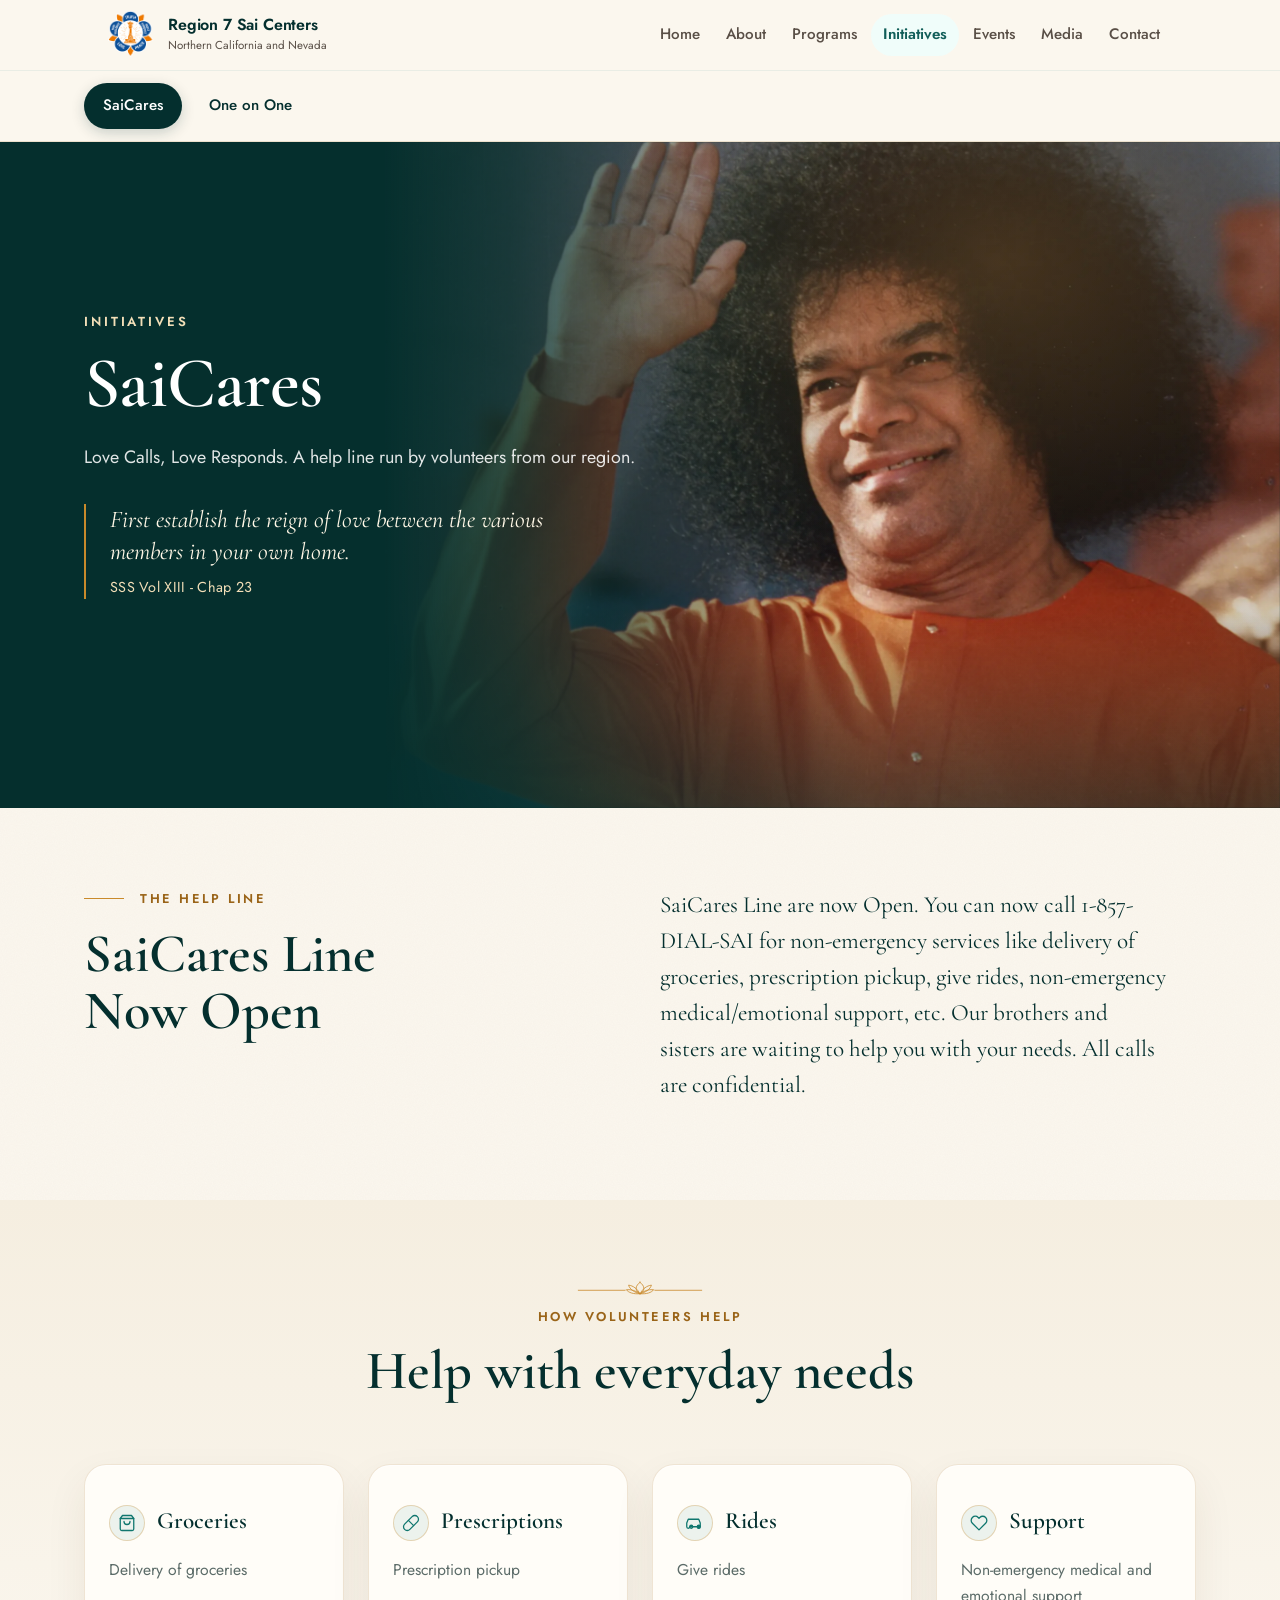
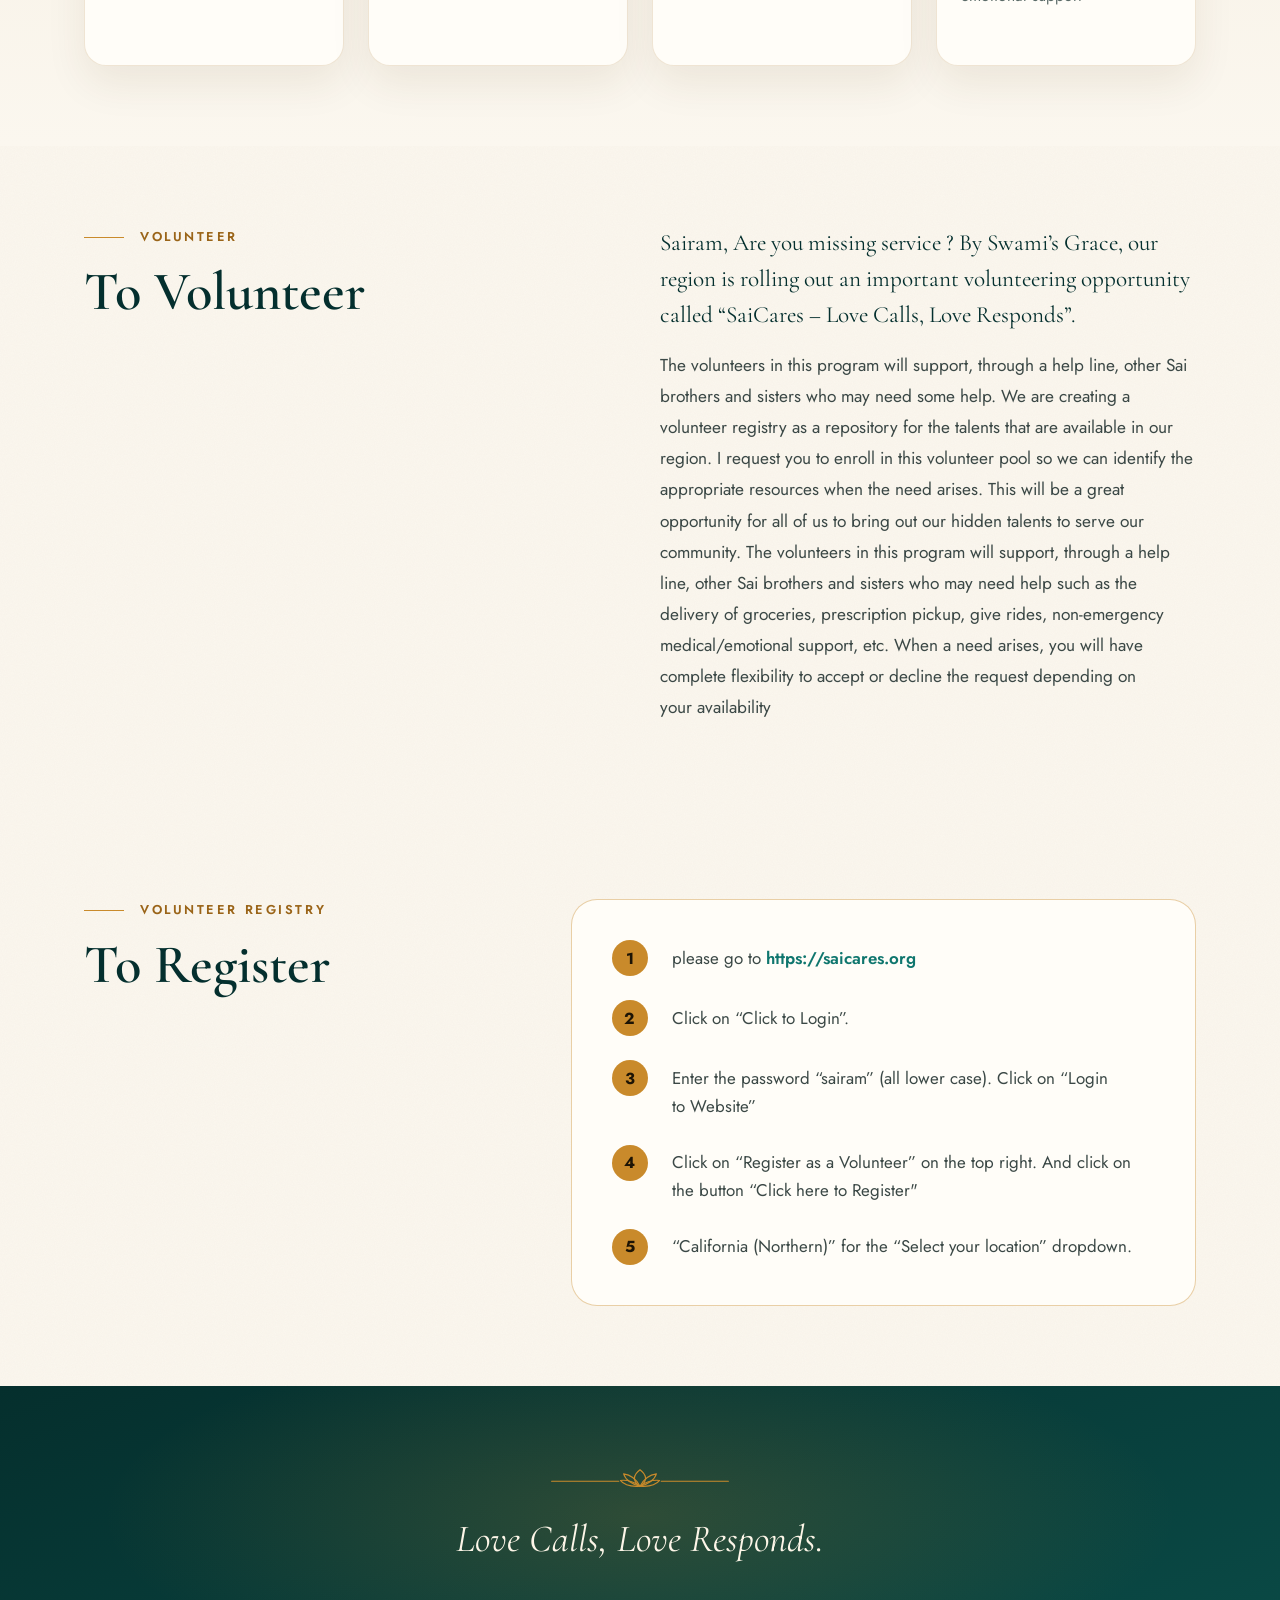
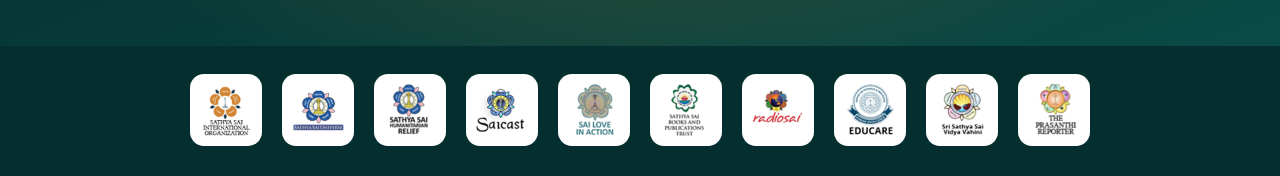
<file: initiatives.html>
<!DOCTYPE html>

<html lang="en">
<head>
<meta charset="utf-8"/>
<meta content="width=device-width, initial-scale=1" name="viewport"/>
<title>SaiCares Help Line &amp; One on One Bhajan Coaching | Region 7</title>
<meta name="description" content="SaiCares is a help line run by Region 7 Sathya Sai volunteers: Love Calls, Love Responds. One on One Bhajan Coaching helps you learn to lead bhajans."/>
<meta name="keywords" content="SaiCares, Sai Cares help line, bhajan coaching, learn bhajans, Sathya Sai, Region 7, Bay Area, Nevada"/>
<link rel="canonical" href="https://region7-mockup-a.vercel.app/initiatives"/>
<link rel="icon" href="images/new_logo2.png" type="image/png"/>
<meta property="og:type" content="website"/>
<meta property="og:site_name" content="Region 7 Sai Centers"/>
<meta property="og:locale" content="en_US"/>
<meta property="og:url" content="https://region7-mockup-a.vercel.app/initiatives"/>
<meta property="og:title" content="SaiCares Help Line &amp; One on One Bhajan Coaching | Region 7"/>
<meta property="og:description" content="SaiCares is a help line run by Region 7 Sathya Sai volunteers: Love Calls, Love Responds. One on One Bhajan Coaching helps you learn to lead bhajans."/>
<meta property="og:image" content="https://region7-mockup-a.vercel.app/images/ssio-logo.png"/>
<meta property="og:image:width" content="397"/>
<meta property="og:image:height" content="400"/>
<meta property="og:image:alt" content="Sathya Sai International Organization logo"/>
<meta name="twitter:card" content="summary"/>
<meta name="twitter:title" content="SaiCares Help Line &amp; One on One Bhajan Coaching | Region 7"/>
<meta name="twitter:description" content="SaiCares is a help line run by Region 7 Sathya Sai volunteers: Love Calls, Love Responds. One on One Bhajan Coaching helps you learn to lead bhajans."/>
<meta name="twitter:image" content="https://region7-mockup-a.vercel.app/images/ssio-logo.png"/>
<script type="application/ld+json">{"@context":"https://schema.org","@graph":[{"@type":"Organization","@id":"https://region7-mockup-a.vercel.app/#org","name":"Region 7 Sai Centers","url":"https://region7-mockup-a.vercel.app/"},{"@type":"WebPage","@id":"https://region7-mockup-a.vercel.app/initiatives#page","url":"https://region7-mockup-a.vercel.app/initiatives","name":"SaiCares Help Line & One on One Bhajan Coaching | Region 7","description":"SaiCares is a help line run by Region 7 Sathya Sai volunteers: Love Calls, Love Responds. One on One Bhajan Coaching helps you learn to lead bhajans.","isPartOf":{"@type":"WebSite","name":"Region 7 Sai Centers","url":"https://region7-mockup-a.vercel.app/"},"publisher":{"@id":"https://region7-mockup-a.vercel.app/#org"},"inLanguage":"en-US"},{"@type":"BreadcrumbList","itemListElement":[{"@type":"ListItem","position":1,"name":"Home","item":"https://region7-mockup-a.vercel.app/"},{"@type":"ListItem","position":2,"name":"Initiatives","item":"https://region7-mockup-a.vercel.app/initiatives"}]}]}</script>
<link href="https://fonts.googleapis.com" rel="preconnect"/>
<link crossorigin="" href="https://fonts.gstatic.com" rel="preconnect"/>
<link href="https://fonts.googleapis.com/css2?family=Cormorant+Garamond:ital,wght@0,500;0,600;1,500&amp;family=Jost:ital,wght@0,300;0,400;0,500;0,600;0,700;1,400&amp;display=swap" rel="stylesheet"/>
<link data-sanctuary-font="" href="https://fonts.googleapis.com/css2?family=Cormorant+Garamond:ital,wght@0,500;0,600;1,500&amp;display=swap" rel="stylesheet"/><link href="styles.css" rel="stylesheet"/>
</head>
<body class="sanctuary">
<header class="site-header">
<div class="header-inner">
<div class="brand">
<a aria-label="Region 7 Sai Centers home" class="brand-logo-link" href="index.html">
<img alt="" class="brand-logo" height="50" src="images/new_logo2.png" width="48"/>
</a>
<a class="brand-text" href="index.html">
<strong>Region 7 Sai Centers</strong>
<span>Northern California and Nevada</span>
</a>
</div>
<button aria-controls="primary-nav" aria-expanded="false" aria-label="Toggle navigation" class="nav-toggle" type="button">
<span aria-hidden="true" class="hamburger"><span></span><span></span><span></span></span>
</button>
<nav aria-label="Primary" class="primary" id="primary-nav">
<ul>
<li><a href="index.html">Home</a></li>
<li><a href="about.html">About</a></li>
<li><a href="programs.html">Programs</a></li>
<li><a aria-current="page" href="initiatives.html">Initiatives</a></li>
<li><a href="events.html">Events</a></li>
<li><a href="media.html">Media</a></li>
<li><a href="contact.html">Contact</a></li>
</ul>
</nav>
</div>
</header>
<main>
<nav aria-label="Initiatives" class="tabbar" data-tabbar="">
<div aria-label="Initiatives" class="tabbar-inner" role="tablist">
<a aria-controls="panel-saicares" aria-selected="true" class="tab" href="#saicares" id="tab-saicares" role="tab" tabindex="0">SaiCares</a>
<a aria-controls="panel-one-on-one" aria-selected="false" class="tab" href="#one-on-one" id="tab-one-on-one" role="tab" tabindex="-1">One on One</a>
</div>
</nav>
<noscript><style>.tab-panel[hidden] { display: block; }</style></noscript>
<div aria-labelledby="tab-saicares" class="tab-panel" data-hash="saicares" id="panel-saicares" role="tabpanel"><section class="sx-hero">
<picture class="sx-hero-pic"><source media="(max-width: 760px)" srcset="images/sanctuary/initiatives-saicares-m.webp" type="image/webp"/><source media="(max-width: 760px)" srcset="images/sanctuary/initiatives-saicares-m.jpg"/><source srcset="images/sanctuary/initiatives-saicares-2000.webp" type="image/webp"/><img alt="Sri Sathya Sai Baba" fetchpriority="high" height="2954" src="images/sanctuary/initiatives-saicares-2000.jpg" style="--pos:50% 54%" width="2000"/></picture>
<div aria-hidden="true" class="sx-hero-shade"></div>
<div class="rd-wrap sx-hero-in">
<p class="rd-eyebrow">Initiatives</p>
<h1>SaiCares</h1>
<p class="rd-hero-lead">Love Calls, Love Responds. A help line run by volunteers from our region.</p>
<figure class="rd-hero-q"><blockquote>First establish the reign of love between the various members in your own home.</blockquote><figcaption>SSS Vol XIII - Chap 23</figcaption></figure>
</div>
</section><section class="rd-sec rd-what"><div class="rd-wrap"><div class="sx-lede" data-reveal=""><header class="rd-head sx-lede-head"><p class="rd-kicker"><span>The help line</span></p><h2>SaiCares Line Now Open</h2></header><div class="sx-lede-text"><p> SaiCares Line are now Open. You can now call 1-857- DIAL-SAI for non-emergency services like delivery of groceries, prescription pickup, give rides, non-emergency medical/emotional support, etc. Our brothers and sisters are waiting to help you with your needs. All calls are confidential.  </p></div></div></div></section><section class="rd-sec rd-take"><div class="rd-wrap"><header class="rd-head rd-center" data-reveal=""><p class="rd-kicker"><svg aria-hidden="true" class="rd-lotus" focusable="false" viewbox="0 0 220 28"><path d="M2 18 H84"></path><path d="M136 18 H218"></path><path d="M110 4 C102 10 100 18 110 24 C120 18 118 10 110 4 Z"></path><path d="M110 24 C100 22 92 16 90 9 C98 10 105 15 110 24 Z"></path><path d="M110 24 C120 22 128 16 130 9 C122 10 115 15 110 24 Z"></path><path d="M110 24 C98 25 90 22 86 17 C95 16 103 19 110 24 Z"></path><path d="M110 24 C122 25 130 22 134 17 C125 16 117 19 110 24 Z"></path></svg><span>How volunteers help</span></p><h2>Help with everyday needs</h2></header><div class="rd-cards" data-n="4"><article class="rd-card" data-reveal=""><div class="rd-ihead"><span class="rd-medal"><svg aria-hidden="true" class="ico" focusable="false" viewbox="0 0 24 24"><path d="M6 2L3 6v14a2 2 0 0 0 2 2h14a2 2 0 0 0 2-2V6l-3-4z"></path><path d="M3 6h18"></path><path d="M16 10a4 4 0 0 1-8 0"></path></svg></span><h3>Groceries</h3></div><p>Delivery of groceries</p></article><article class="rd-card" data-reveal=""><div class="rd-ihead"><span class="rd-medal"><svg aria-hidden="true" class="ico" focusable="false" viewbox="0 0 24 24"><path d="M10.5 20.5l10-10a4.95 4.95 0 1 0-7-7l-10 10a4.95 4.95 0 1 0 7 7z"></path><path d="M8.5 8.5l7 7"></path></svg></span><h3>Prescriptions</h3></div><p>Prescription pickup</p></article><article class="rd-card" data-reveal=""><div class="rd-ihead"><span class="rd-medal"><svg aria-hidden="true" class="ico" focusable="false" viewbox="0 0 24 24"><path d="M5 17h14M5 17a2 2 0 1 1-4 0v-5l2-5h14l2 5v5a2 2 0 1 1-4 0"></path><circle cx="7" cy="17" r="2"></circle><circle cx="17" cy="17" r="2"></circle></svg></span><h3>Rides</h3></div><p>Give rides</p></article><article class="rd-card" data-reveal=""><div class="rd-ihead"><span class="rd-medal"><svg aria-hidden="true" class="ico" focusable="false" viewbox="0 0 24 24"><path d="M20.84 4.61a5.5 5.5 0 0 0-7.78 0L12 5.67l-1.06-1.06a5.5 5.5 0 0 0-7.78 7.78L12 21.23l8.84-8.84a5.5 5.5 0 0 0 0-7.78z"></path></svg></span><h3>Support</h3></div><p>Non-emergency medical and emotional support</p></article></div></div></section><section class="rd-sec rd-what" id="saicares-volunteer"><div class="rd-wrap"><div class="sx-lede" data-reveal=""><header class="rd-head sx-lede-head"><p class="rd-kicker"><span>Volunteer</span></p><h2>To Volunteer</h2></header><div class="sx-lede-text"><p>Sairam, Are you missing service ? By Swami’s Grace, our region is rolling out an important volunteering opportunity called “SaiCares – Love Calls, Love Responds”.</p><p>The volunteers in this program will support, through a help line, other Sai brothers and sisters who may need some help. We are creating a volunteer registry as a repository for the talents that are available in our region. I request you to enroll in this volunteer pool so we can identify the appropriate resources when the need arises. This will be a great opportunity for all of us to bring out our hidden talents to serve our community. The volunteers in this program will support, through a help line, other Sai brothers and sisters who may need help such as the delivery of groceries, prescription pickup, give rides, non-emergency medical/emotional support, etc. When a need arises, you will have complete flexibility to accept or decline the request depending on your availability</p></div></div></div></section><section class="rd-sec rd-res sx-register"><div class="rd-wrap"><header class="rd-head" data-reveal=""><p class="rd-kicker"><span>Volunteer registry</span></p><h2>To Register</h2></header><ol class="sx-reg"><li class="sx-reg-step" data-reveal=""><span class="rd-step-n">1</span><p>please go to <a href="https://saicares.org" rel="noopener" target="_blank">https://saicares.org</a></p></li><li class="sx-reg-step" data-reveal=""><span class="rd-step-n">2</span><p>Click on “Click to Login”.</p></li><li class="sx-reg-step" data-reveal=""><span class="rd-step-n">3</span><p>Enter the password “sairam” (all lower case). Click on “Login to Website”</p></li><li class="sx-reg-step" data-reveal=""><span class="rd-step-n">4</span><p>Click on “Register as a Volunteer” on the top right. And click on the button “Click here to Register"</p></li><li class="sx-reg-step" data-reveal=""><span class="rd-step-n">5</span><p>“California (Northern)” for the “Select your location” dropdown. </p></li></ol></div></section><section class="rd-band" data-reveal=""><div class="rd-wrap rd-band-in"><span class="rd-band-orn"><svg aria-hidden="true" class="rd-lotus" focusable="false" viewbox="0 0 220 28"><path d="M2 18 H84"></path><path d="M136 18 H218"></path><path d="M110 4 C102 10 100 18 110 24 C120 18 118 10 110 4 Z"></path><path d="M110 24 C100 22 92 16 90 9 C98 10 105 15 110 24 Z"></path><path d="M110 24 C120 22 128 16 130 9 C122 10 115 15 110 24 Z"></path><path d="M110 24 C98 25 90 22 86 17 C95 16 103 19 110 24 Z"></path><path d="M110 24 C122 25 130 22 134 17 C125 16 117 19 110 24 Z"></path></svg></span><p class="rd-band-q">Love Calls, Love Responds.</p></div></section></div>
<div aria-labelledby="tab-one-on-one" class="tab-panel" data-hash="one-on-one" hidden="" id="panel-one-on-one" role="tabpanel"><section class="sx-hero">
<picture class="sx-hero-pic"><source media="(max-width: 760px)" srcset="images/sanctuary/initiatives-one-on-one-m.webp" type="image/webp"/><source media="(max-width: 760px)" srcset="images/sanctuary/initiatives-one-on-one-m.jpg"/><source srcset="images/sanctuary/initiatives-one-on-one-2000.webp" type="image/webp"/><img alt="Sri Sathya Sai Baba" height="1361" loading="lazy" src="images/sanctuary/initiatives-one-on-one-2000.jpg" style="--pos:67% 50%" width="2000"/></picture>
<div aria-hidden="true" class="sx-hero-shade"></div>
<div class="rd-wrap sx-hero-in">
<p class="rd-eyebrow">Initiatives</p>
<h1 class="sx-long">One on One Bhajan Coaching</h1>
<p class="rd-hero-lead">Help for devotees who want to learn or improve leading bhajans.</p>
<figure class="rd-hero-q"><blockquote>Sing familiar Bhajans, so that all can share in the Anandha.</blockquote><figcaption>Sathya Sai Speaks, Vol 11</figcaption></figure>
<div class="rd-actions"><a class="rd-btn rd-btn-primary" href="https://forms.gle/FghuWh8nvD5aCnc26" rel="noopener" target="_blank"><svg aria-hidden="true" class="ico" focusable="false" viewbox="0 0 24 24"><path d="M12 20h9"></path><path d="M16.5 3.5a2.12 2.12 0 0 1 3 3L7 19l-4 1 1-4z"></path></svg><span>Request a coach</span></a></div>
</div>
</section><section class="rd-sec rd-what"><div class="rd-wrap"><div class="sx-lede" data-reveal=""><header class="rd-head sx-lede-head"><p class="rd-kicker"><span>What it is</span></p><h2>A coach for your bhajan singing</h2></header><div class="sx-lede-text"><p class="rd-intro">Sairam! We are grateful to Swami for inspiring and guiding us to restart this project. We are fortunate to have several devotees from around the region who have graciously offered to serve as coaches.</p><p>Regional One-On-One Bhajan Coaching is a service offered by devotees from our region to benefit devotees who wish to learn or improve to lead bhajans. These volunteer coaches will offer this service online on the phone, by Skype or Google hangouts. Coaches can help new/aspiring singers as well as people who want to improve</p><p>It is open to SSE children, Young Adults and Adults. Anybody aspiring to learn new bhajans or improve their bhajan singing.</p><details class="rd-more-q"><summary>Swami on singing bhajans</summary><blockquote>Sing familiar Bhajans, so that all can share in the Anandha. Also, pay attention to the tune, the meaning, the variety, the voice, the raga, the thal (the tune and the beat) and other fine points of the Bhajans. If your voice is not pleasant or sweet, keep quiet; that is the best service you can do. Do not cause discontent, discord and disharmony, insisting on singing, because you are an office-bearer, or something! The Bhajans must be sweet to the ear, arousing pictures of the glory and grandeur of Godhead, in the mind of the singers and listeners; they must refer to various Names and Forms of God, so that the Bhajan Sessions might fill every one with ecstasy. Bhajan is a Sadhana for all who share in it; that is why it is prescribed, for every Unit.</blockquote><p class="rd-cite">Sathya Sai Speaks, Vol 11</p></details></div></div></div></section><section class="rd-sec rd-how" id="how"><div class="rd-wrap"><header class="rd-head rd-center" data-reveal=""><p class="rd-kicker"><svg aria-hidden="true" class="rd-lotus" focusable="false" viewbox="0 0 220 28"><path d="M2 18 H84"></path><path d="M136 18 H218"></path><path d="M110 4 C102 10 100 18 110 24 C120 18 118 10 110 4 Z"></path><path d="M110 24 C100 22 92 16 90 9 C98 10 105 15 110 24 Z"></path><path d="M110 24 C120 22 128 16 130 9 C122 10 115 15 110 24 Z"></path><path d="M110 24 C98 25 90 22 86 17 C95 16 103 19 110 24 Z"></path><path d="M110 24 C122 25 130 22 134 17 C125 16 117 19 110 24 Z"></path></svg><span>How it works</span></p><h2>Three steps to start</h2></header><ol class="rd-steps"><li class="rd-step" data-reveal=""><div class="rd-ihead"><span class="rd-medal"><svg aria-hidden="true" class="ico" focusable="false" viewbox="0 0 24 24"><path d="M4 19.5A2.5 2.5 0 0 1 6.5 17H20"></path><path d="M6.5 2H20v20H6.5A2.5 2.5 0 0 1 4 19.5v-15A2.5 2.5 0 0 1 6.5 2z"></path></svg><span class="rd-step-n">1</span></span><h3>Choose your songs</h3></div><p>The Bhajan Guidebook contains 108 simple bhajans, categorized into 3 levels (simple, medium and complex).</p><ul class="rd-step-links"><li><a class="rd-link" href="https://www.region7saicenters.org/region7new/devotion/docs/DevotionalSongsGuidebook108.pdf" rel="noopener" target="_blank"><span>Open the 108 Bhajan Guidebook (PDF)</span></a></li><li><a class="rd-link" href="media.html#p-108bhajansearch"><span>Hear a bhajan online</span></a></li><li><a class="rd-link" href="media.html#p-dev-songlearn"><span>Level 1, 2 and 3 recordings</span></a></li><li><a class="rd-link" href="media.html#p-dev-workshops"><span>English devotional songs</span></a></li></ul></li><li class="rd-step" data-reveal=""><div class="rd-ihead"><span class="rd-medal"><svg aria-hidden="true" class="ico" focusable="false" viewbox="0 0 24 24"><path d="M12 20h9"></path><path d="M16.5 3.5a2.12 2.12 0 0 1 3 3L7 19l-4 1 1-4z"></path></svg><span class="rd-step-n">2</span></span><h3>Fill in the request form</h3></div><p>Please fill the form and we will connect you with the coach of your choice.</p><ul class="rd-step-links"><li><a class="rd-link" href="https://forms.gle/FghuWh8nvD5aCnc26" rel="noopener" target="_blank"><span>One-On-One Coaching Request Form</span></a></li></ul></li><li class="rd-step" data-reveal=""><div class="rd-ihead"><span class="rd-medal"><svg aria-hidden="true" class="ico" focusable="false" viewbox="0 0 24 24"><path d="M17 21v-2a4 4 0 0 0-4-4H5a4 4 0 0 0-4 4v2"></path><circle cx="9" cy="7" r="4"></circle><path d="M23 21v-2a4 4 0 0 0-3-3.87"></path><path d="M16 3.13a4 4 0 0 1 0 7.75"></path></svg><span class="rd-step-n">3</span></span><h3>Meet your coach</h3></div><p>These volunteer coaches will offer this service online on the phone, by Skype or Google hangouts. Coaches can help new/aspiring singers as well as people who want to improve.</p></li></ol><div class="rd-guides" data-reveal=""><p class="rd-guides-t">Helpful guidelines and resources</p><ul class="rd-chips"><li><a class="rd-chip" href="programs.html#p-dev-pgf"><span>Devotional Programs - Manuals, Guidelines</span></a></li><li><a class="rd-chip" href="programs.html#p-dev-altar"><span>Altar</span></a></li><li><a class="rd-chip" href="programs.html#p-dev-sc"><span>Study Circle</span></a></li><li><a class="rd-chip" href="media.html#p-dev-pc"><span>Prayers &amp; Chants</span></a></li><li><a class="rd-chip" href="https://www.region7saicenters.org/multifaith/" rel="noopener" target="_blank"><span>Multi-faith</span></a></li><li><a class="rd-chip" href="programs.html#p-region7initiatives"><span>Region 7 Initiatives</span></a></li></ul></div></div></section><section class="rd-sec rd-people"><div class="rd-wrap"><header class="rd-head" data-reveal=""><p class="rd-kicker"><span>Our coaches and contacts</span></p><h2>Talk to someone</h2><p class="rd-sub-lead">The One-On-One Coaching project leaders are dedicated devotees from our region.</p></header><div class="rd-people-grid" data-n="5"><article class="rd-person rd-person-lead" data-reveal=""><span aria-hidden="true" class="rd-avatar">SS</span><div><h3>Sandhya Srikant</h3><p class="rd-role">Questions about coaching</p><p class="rd-reach"><a href="mailto:ssrikant@sathyasai.us"><svg aria-hidden="true" class="ico" focusable="false" viewbox="0 0 24 24"><path d="M4 4h16c1.1 0 2 .9 2 2v12c0 1.1-.9 2-2 2H4c-1.1 0-2-.9-2-2V6c0-1.1.9-2 2-2z"></path><path d="M22 6l-10 7L2 6"></path></svg><span>ssrikant@sathyasai.us</span></a></p></div></article><article class="rd-person" data-reveal=""><span aria-hidden="true" class="rd-avatar">PR</span><div><h3>Prema Rao</h3><p class="rd-role">Regional Devotion Coordinator</p><p class="rd-reach"><a href="tel:+14088689117"><svg aria-hidden="true" class="ico" focusable="false" viewbox="0 0 24 24"><path d="M22 16.92v3a2 2 0 0 1-2.18 2 19.79 19.79 0 0 1-8.63-3.07 19.5 19.5 0 0 1-6-6 19.79 19.79 0 0 1-3.07-8.67A2 2 0 0 1 4.11 2h3a2 2 0 0 1 2 1.72c.13.96.36 1.9.7 2.81a2 2 0 0 1-.45 2.11L8.09 9.91a16 16 0 0 0 6 6l1.27-1.27a2 2 0 0 1 2.11-.45c.91.34 1.85.57 2.81.7A2 2 0 0 1 22 16.92z"></path></svg><span>408-868-9117</span></a><a href="mailto:premsai108@gmail.com"><svg aria-hidden="true" class="ico" focusable="false" viewbox="0 0 24 24"><path d="M4 4h16c1.1 0 2 .9 2 2v12c0 1.1-.9 2-2 2H4c-1.1 0-2-.9-2-2V6c0-1.1.9-2 2-2z"></path><path d="M22 6l-10 7L2 6"></path></svg><span>premsai108@gmail.com</span></a></p></div></article><article class="rd-person" data-reveal=""><span aria-hidden="true" class="rd-avatar">SC</span><div><h3>Sathya Chandrasekhar</h3><p class="rd-role">Project leader</p><p class="rd-reach"><a href="tel:+19496087307"><svg aria-hidden="true" class="ico" focusable="false" viewbox="0 0 24 24"><path d="M22 16.92v3a2 2 0 0 1-2.18 2 19.79 19.79 0 0 1-8.63-3.07 19.5 19.5 0 0 1-6-6 19.79 19.79 0 0 1-3.07-8.67A2 2 0 0 1 4.11 2h3a2 2 0 0 1 2 1.72c.13.96.36 1.9.7 2.81a2 2 0 0 1-.45 2.11L8.09 9.91a16 16 0 0 0 6 6l1.27-1.27a2 2 0 0 1 2.11-.45c.91.34 1.85.57 2.81.7A2 2 0 0 1 22 16.92z"></path></svg><span>949-608-7307</span></a><a href="tel:+17757227656"><svg aria-hidden="true" class="ico" focusable="false" viewbox="0 0 24 24"><path d="M22 16.92v3a2 2 0 0 1-2.18 2 19.79 19.79 0 0 1-8.63-3.07 19.5 19.5 0 0 1-6-6 19.79 19.79 0 0 1-3.07-8.67A2 2 0 0 1 4.11 2h3a2 2 0 0 1 2 1.72c.13.96.36 1.9.7 2.81a2 2 0 0 1-.45 2.11L8.09 9.91a16 16 0 0 0 6 6l1.27-1.27a2 2 0 0 1 2.11-.45c.91.34 1.85.57 2.81.7A2 2 0 0 1 22 16.92z"></path></svg><span>775-722-7656</span></a><a href="mailto:sathya.vasan@yahoo.com"><svg aria-hidden="true" class="ico" focusable="false" viewbox="0 0 24 24"><path d="M4 4h16c1.1 0 2 .9 2 2v12c0 1.1-.9 2-2 2H4c-1.1 0-2-.9-2-2V6c0-1.1.9-2 2-2z"></path><path d="M22 6l-10 7L2 6"></path></svg><span>sathya.vasan@yahoo.com</span></a></p></div></article><article class="rd-person" data-reveal=""><span aria-hidden="true" class="rd-avatar">SR</span><div><h3>Sudha Rajagopalan</h3><p class="rd-role">Project leader</p><p class="rd-reach"><a href="tel:+14088619447"><svg aria-hidden="true" class="ico" focusable="false" viewbox="0 0 24 24"><path d="M22 16.92v3a2 2 0 0 1-2.18 2 19.79 19.79 0 0 1-8.63-3.07 19.5 19.5 0 0 1-6-6 19.79 19.79 0 0 1-3.07-8.67A2 2 0 0 1 4.11 2h3a2 2 0 0 1 2 1.72c.13.96.36 1.9.7 2.81a2 2 0 0 1-.45 2.11L8.09 9.91a16 16 0 0 0 6 6l1.27-1.27a2 2 0 0 1 2.11-.45c.91.34 1.85.57 2.81.7A2 2 0 0 1 22 16.92z"></path></svg><span>408-861-9447</span></a><a href="tel:+14088883527"><svg aria-hidden="true" class="ico" focusable="false" viewbox="0 0 24 24"><path d="M22 16.92v3a2 2 0 0 1-2.18 2 19.79 19.79 0 0 1-8.63-3.07 19.5 19.5 0 0 1-6-6 19.79 19.79 0 0 1-3.07-8.67A2 2 0 0 1 4.11 2h3a2 2 0 0 1 2 1.72c.13.96.36 1.9.7 2.81a2 2 0 0 1-.45 2.11L8.09 9.91a16 16 0 0 0 6 6l1.27-1.27a2 2 0 0 1 2.11-.45c.91.34 1.85.57 2.81.7A2 2 0 0 1 22 16.92z"></path></svg><span>408-888-3527</span></a><a href="mailto:sudhaxr@pacbell.net"><svg aria-hidden="true" class="ico" focusable="false" viewbox="0 0 24 24"><path d="M4 4h16c1.1 0 2 .9 2 2v12c0 1.1-.9 2-2 2H4c-1.1 0-2-.9-2-2V6c0-1.1.9-2 2-2z"></path><path d="M22 6l-10 7L2 6"></path></svg><span>sudhaxr@pacbell.net</span></a></p></div></article><article class="rd-person" data-reveal=""><span aria-hidden="true" class="rd-avatar">SI</span><div><h3>Swati Iyengar</h3><p class="rd-role">Project leader</p><p class="rd-reach"><a href="tel:+14083688714"><svg aria-hidden="true" class="ico" focusable="false" viewbox="0 0 24 24"><path d="M22 16.92v3a2 2 0 0 1-2.18 2 19.79 19.79 0 0 1-8.63-3.07 19.5 19.5 0 0 1-6-6 19.79 19.79 0 0 1-3.07-8.67A2 2 0 0 1 4.11 2h3a2 2 0 0 1 2 1.72c.13.96.36 1.9.7 2.81a2 2 0 0 1-.45 2.11L8.09 9.91a16 16 0 0 0 6 6l1.27-1.27a2 2 0 0 1 2.11-.45c.91.34 1.85.57 2.81.7A2 2 0 0 1 22 16.92z"></path></svg><span>408-368-8714</span></a><a href="mailto:swatiiyengar99@gmail.com"><svg aria-hidden="true" class="ico" focusable="false" viewbox="0 0 24 24"><path d="M4 4h16c1.1 0 2 .9 2 2v12c0 1.1-.9 2-2 2H4c-1.1 0-2-.9-2-2V6c0-1.1.9-2 2-2z"></path><path d="M22 6l-10 7L2 6"></path></svg><span>swatiiyengar99@gmail.com</span></a></p></div></article></div><details class="rd-earlier" data-reveal=""><summary>More about One on One coaching</summary><div class="rd-earlier-body"><div class="prose">
<p>Sairam! We are grateful to Swami for inspiring and guiding us to develop this project. Several center Devotion Coordinators expressed a need for such a service. We have been working on this project for over a year and are fortunate to have several devotees from around the region who have graciously offered to serve as coaches.</p><h3 class="intro-title">What is One-On-One Coaching?</h3><p>One-On-One Coaching is a service offered by devotees from our region to benefit devotees who wish to learn or improve to lead bhajans. These volunteer coaches will offer this service in-person or on the phone or by Skype. Coaches can help new/aspiring singers as well as people who want to improve.</p>
</div><div class="card-grid-3 intro-cards live-prose"><article class="card"><h3>How to choose suitable songs?</h3><p>If you need help choosing songs, please consult the “<a href="media.html#p-dw-bhajans"><em><strong>Bhajan Guidebook</strong></em></a>”, which contains a list of songs and lyrics. We have provided center Devotion Coordinators with the 108 Bhajan Guidebook and an mp3 CD that contains 108 simple bhajans, categorized into 3 levels (simple, medium and complex). If you have trouble locating the Guidebook or the mp3, please contact us.</p></article><article class="card"><h3>How to connect with a coach?</h3><p>Please check some basic information about the volunteers below listed in form below and submit. The objective of providing this information is to help you determine who may best fit your needs. After review, we will connect you with the coach of your choice.</p><p class="card-actions"><a class="btn btn-teal" href="https://docs.google.com/forms/d/16efB0QieSxBltoUU8Ug_P5Pd7ZGPChLlGAZDVW1kZIQ/viewform" rel="noopener" target="_blank">One on One Coaching Request Form</a></p></article><article class="card"><h3>Questions?</h3><p>If you have any questions, please do not hesitate to contact us. The One-On-One Coaching project leaders are dedicated devotees from our region.</p><ul class="contact-lines"><li>Prema Rao (Regional Devotion Coordinator) : 408-868-9117; <a href="mailto:premsai108@gmail.com">premsai108@gmail.com</a></li><li>Sathya Chandrasekhar: 949-608-7307, 775-722-7656; <a href="mailto:sathya.vasan@yahoo.com">sathya.vasan@yahoo.com</a></li><li>Sudha Rajagopalan: 408-861-9447, 408-888-3527; <a href="mailto:sudhaxr@pacbell.net">sudhaxr@pacbell.net</a></li><li>Swati Iyengar: 408-368-8714; <a href="mailto:swatiiyengar99@gmail.com">swatiiyengar99@gmail.com</a></li></ul></article></div><div class="prose intro-close"><p>We are grateful to Swami for this wonderful project and look forward to singing His glory together!</p></div></div></details></div></section><section class="rd-band" data-reveal=""><div class="rd-wrap rd-band-in"><span class="rd-band-orn"><svg aria-hidden="true" class="rd-lotus" focusable="false" viewbox="0 0 220 28"><path d="M2 18 H84"></path><path d="M136 18 H218"></path><path d="M110 4 C102 10 100 18 110 24 C120 18 118 10 110 4 Z"></path><path d="M110 24 C100 22 92 16 90 9 C98 10 105 15 110 24 Z"></path><path d="M110 24 C120 22 128 16 130 9 C122 10 115 15 110 24 Z"></path><path d="M110 24 C98 25 90 22 86 17 C95 16 103 19 110 24 Z"></path><path d="M110 24 C122 25 130 22 134 17 C125 16 117 19 110 24 Z"></path></svg></span><p class="rd-band-q">We are grateful to Swami for this wonderful project and look forward to singing His glory together!</p></div></section></div>
</main>
<footer>
<div aria-label="SSIO related links" class="footer-logos">
<div class="footer-logos-inner">
<a href="https://www.sathyasai.org/" rel="noopener" target="_blank" title="Sathya Sai International Organization">
<img alt="Sathya Sai International Organization" height="52" src="images/ssioot.png" width="52"/>
</a>
<a href="https://www.sathyasai.org/" rel="noopener" target="_blank" title="Sathya Sai Unity">
<img alt="Sathya Sai Unity" height="52" src="images/ssuot.png" width="52"/>
</a>
<a href="https://www.sathyasai.org/" rel="noopener" target="_blank" title="Sathya Sai Human Rights">
<img alt="Sathya Sai Human Rights" height="52" src="images/sshrot.png" width="52"/>
</a>
<a href="https://www.sathyasai.org/" rel="noopener" target="_blank" title="Sai Cast">
<img alt="Sai Cast" height="52" src="images/saicastot.png" width="52"/>
</a>
<a href="https://www.sathyasai.org/" rel="noopener" target="_blank" title="Sai Love in Action">
<img alt="Sai Love in Action" height="52" src="images/sailoveinactionot.png" width="52"/>
</a>
<a href="https://www.sathyasai.org/" rel="noopener" target="_blank" title="Sri Sathya Sai Books and Publications">
<img alt="Sri Sathya Sai Books and Publications" height="52" src="images/ssbptot.png" width="52"/>
</a>
<a href="https://www.sathyasai.org/" rel="noopener" target="_blank" title="Radio Sai">
<img alt="Radio Sai" height="52" src="images/raiosaiot.png" width="52"/>
</a>
<a href="https://www.sathyasai.org/" rel="noopener" target="_blank" title="Educare">
<img alt="Educare" height="52" src="images/educareot.png" width="52"/>
</a>
<a href="https://www.sathyasai.org/" rel="noopener" target="_blank" title="Sathya Sai Vidya Vahini">
<img alt="Sathya Sai Vidya Vahini" height="52" src="images/ssvvot.png" width="52"/>
</a>
<a href="https://www.sathyasai.org/" rel="noopener" target="_blank" title="Preport">
<img alt="Preport" height="52" src="images/preportot.png" width="52"/>
</a>
</div>
</div>
</footer>
<script defer="" src="nav.js"></script><script defer="" src="sanctuary.js"></script>
<script defer="" src="tabs.js"></script>
<script defer="" src="media.js"></script>
<script defer="" src="about.js"></script>
<script defer="" src="anim.js"></script>
</body>
</html>
</file>
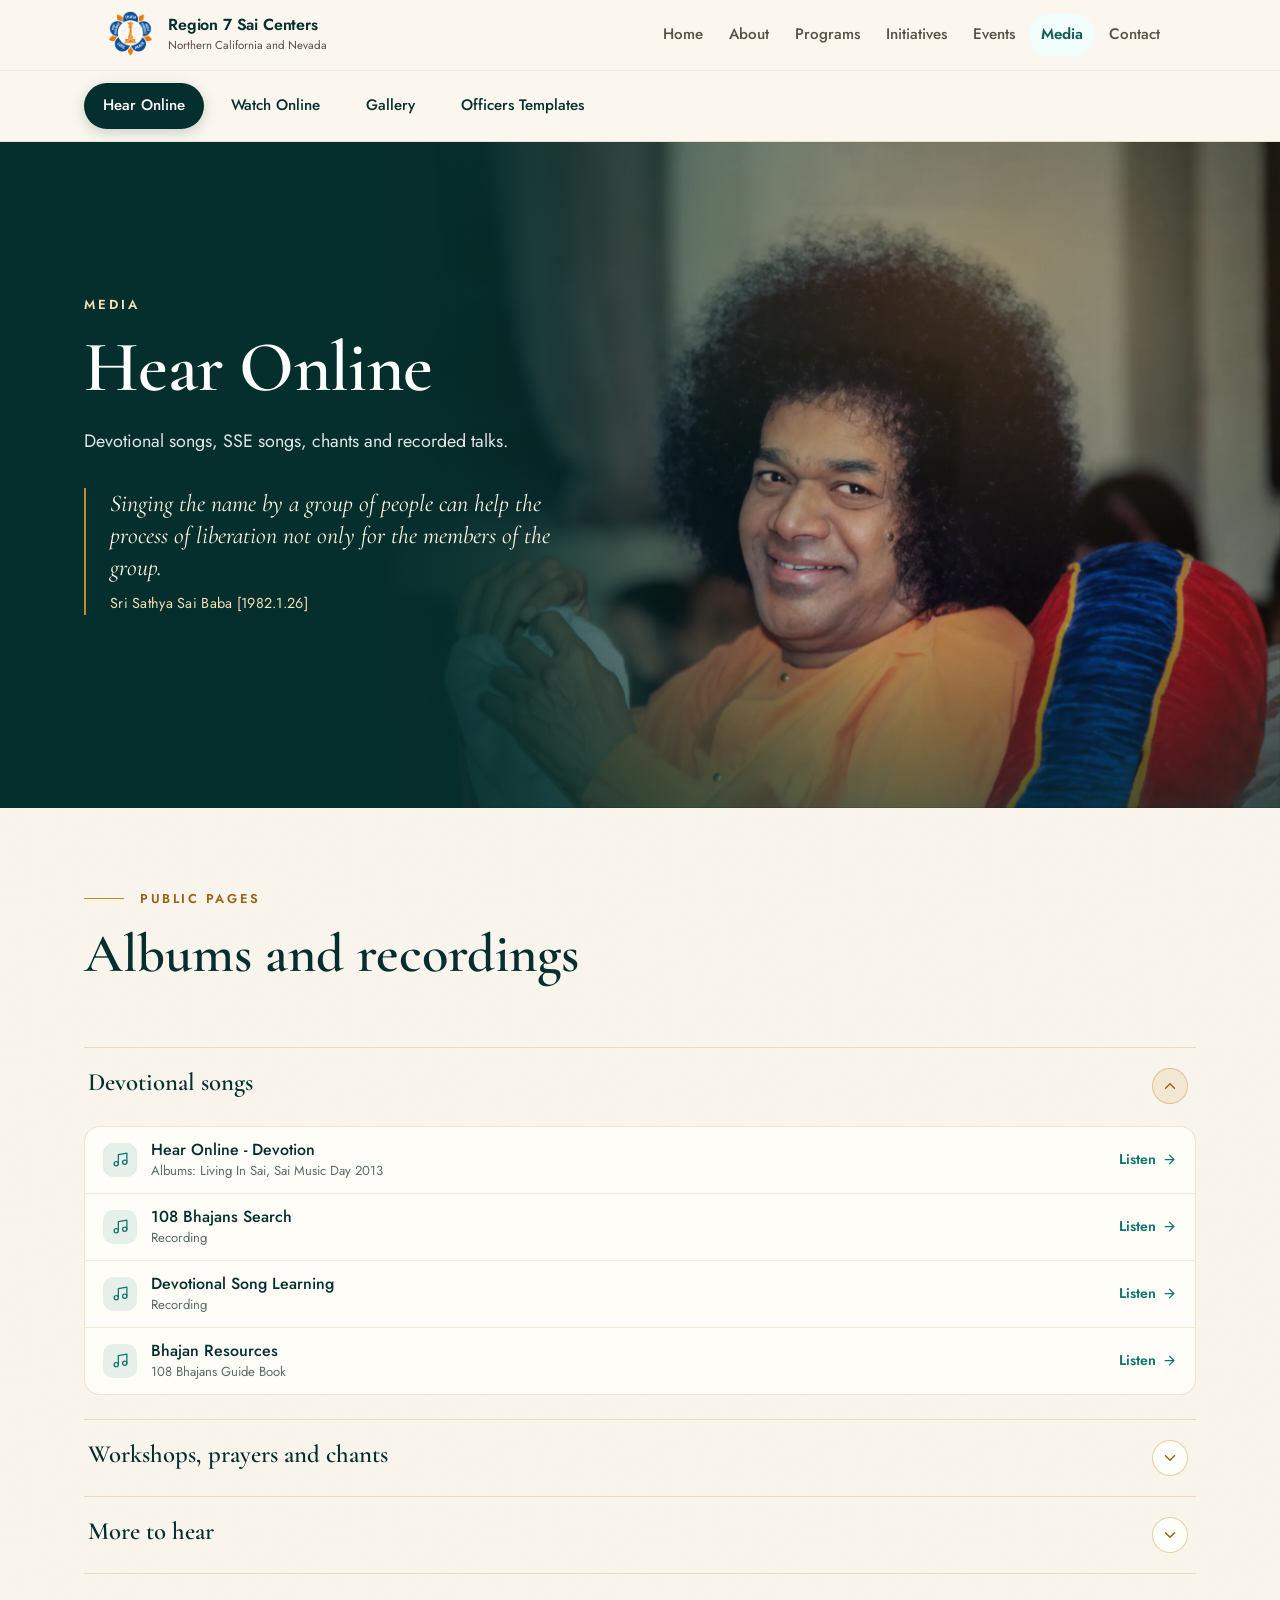
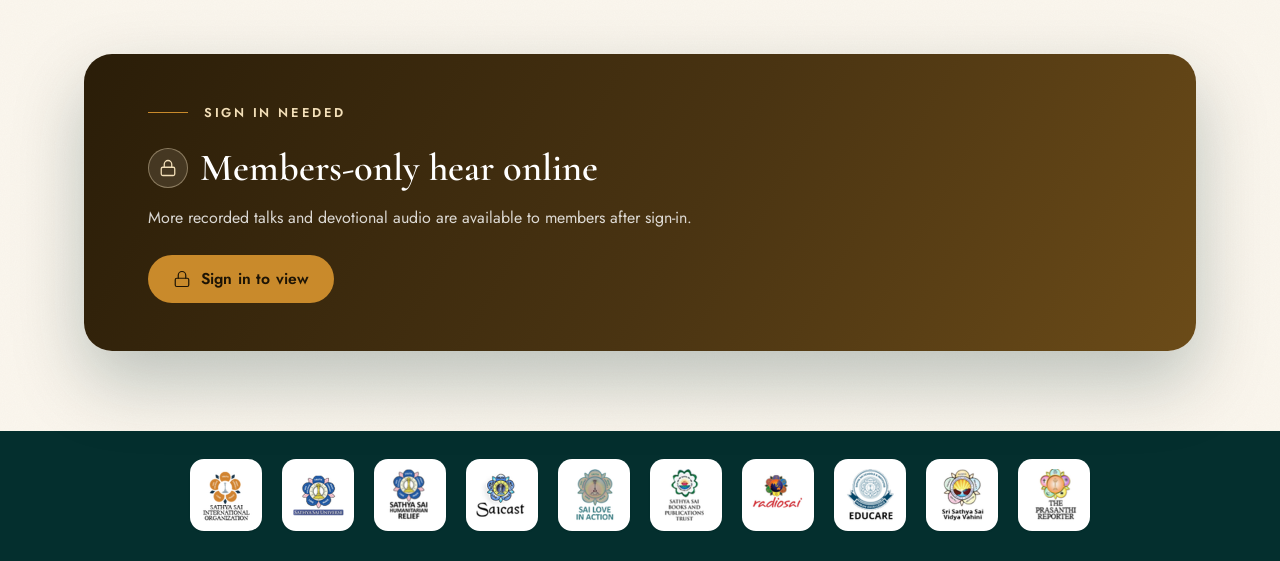
<file: media.html>
<!DOCTYPE html>

<html lang="en">
<head>
<meta charset="utf-8"/>
<meta content="width=device-width, initial-scale=1" name="viewport"/>
<title>Sathya Sai Bhajans, Talks &amp; Photos | Region 7 Media</title>
<meta name="description" content="Listen to Sathya Sai bhajans and devotional songs, watch talks and SSE videos, and see photos of Sri Sathya Sai Baba. Templates for Region 7 Sai Center officers."/>
<meta name="keywords" content="Sathya Sai bhajans, bhajans online, devotional songs, Sathya Sai Baba photos, Sai talks, SSE videos, Region 7"/>
<link rel="canonical" href="https://region7-mockup-a.vercel.app/media"/>
<link rel="icon" href="images/new_logo2.png" type="image/png"/>
<meta property="og:type" content="website"/>
<meta property="og:site_name" content="Region 7 Sai Centers"/>
<meta property="og:locale" content="en_US"/>
<meta property="og:url" content="https://region7-mockup-a.vercel.app/media"/>
<meta property="og:title" content="Sathya Sai Bhajans, Talks &amp; Photos | Region 7 Media"/>
<meta property="og:description" content="Listen to Sathya Sai bhajans and devotional songs, watch talks and SSE videos, and see photos of Sri Sathya Sai Baba. Templates for Region 7 Sai Center officers."/>
<meta property="og:image" content="https://region7-mockup-a.vercel.app/images/ssio-logo.png"/>
<meta property="og:image:width" content="397"/>
<meta property="og:image:height" content="400"/>
<meta property="og:image:alt" content="Sathya Sai International Organization logo"/>
<meta name="twitter:card" content="summary"/>
<meta name="twitter:title" content="Sathya Sai Bhajans, Talks &amp; Photos | Region 7 Media"/>
<meta name="twitter:description" content="Listen to Sathya Sai bhajans and devotional songs, watch talks and SSE videos, and see photos of Sri Sathya Sai Baba. Templates for Region 7 Sai Center officers."/>
<meta name="twitter:image" content="https://region7-mockup-a.vercel.app/images/ssio-logo.png"/>
<script type="application/ld+json">{"@context":"https://schema.org","@graph":[{"@type":"Organization","@id":"https://region7-mockup-a.vercel.app/#org","name":"Region 7 Sai Centers","url":"https://region7-mockup-a.vercel.app/"},{"@type":"WebPage","@id":"https://region7-mockup-a.vercel.app/media#page","url":"https://region7-mockup-a.vercel.app/media","name":"Sathya Sai Bhajans, Talks & Photos | Region 7 Media","description":"Listen to Sathya Sai bhajans and devotional songs, watch talks and SSE videos, and see photos of Sri Sathya Sai Baba. Templates for Region 7 Sai Center officers.","isPartOf":{"@type":"WebSite","name":"Region 7 Sai Centers","url":"https://region7-mockup-a.vercel.app/"},"publisher":{"@id":"https://region7-mockup-a.vercel.app/#org"},"inLanguage":"en-US"},{"@type":"BreadcrumbList","itemListElement":[{"@type":"ListItem","position":1,"name":"Home","item":"https://region7-mockup-a.vercel.app/"},{"@type":"ListItem","position":2,"name":"Media","item":"https://region7-mockup-a.vercel.app/media"}]}]}</script>
<link href="https://fonts.googleapis.com" rel="preconnect"/>
<link crossorigin="" href="https://fonts.gstatic.com" rel="preconnect"/>
<link href="https://fonts.googleapis.com/css2?family=Cormorant+Garamond:ital,wght@0,500;0,600;1,500&amp;family=Jost:ital,wght@0,300;0,400;0,500;0,600;0,700;1,400&amp;display=swap" rel="stylesheet"/>
<link data-sanctuary-font="" href="https://fonts.googleapis.com/css2?family=Cormorant+Garamond:ital,wght@0,500;0,600;1,500&amp;display=swap" rel="stylesheet"/><link href="styles.css" rel="stylesheet"/>
</head>
<body class="sanctuary">
<header class="site-header">
<div class="header-inner">
<div class="brand">
<a aria-label="Region 7 Sai Centers home" class="brand-logo-link" href="index.html">
<img alt="" class="brand-logo" height="50" src="images/new_logo2.png" width="48"/>
</a>
<a class="brand-text" href="index.html">
<strong>Region 7 Sai Centers</strong>
<span>Northern California and Nevada</span>
</a>
</div>
<button aria-controls="primary-nav" aria-expanded="false" aria-label="Toggle navigation" class="nav-toggle" type="button">
<span aria-hidden="true" class="hamburger"><span></span><span></span><span></span></span>
</button>
<nav aria-label="Primary" class="primary" id="primary-nav">
<ul>
<li><a href="index.html">Home</a></li>
<li><a href="about.html">About</a></li>
<li><a href="programs.html">Programs</a></li>
<li><a href="initiatives.html">Initiatives</a></li>
<li><a href="events.html">Events</a></li>
<li><a aria-current="page" href="media.html">Media</a></li>
<li><a href="contact.html">Contact</a></li>
</ul>
</nav>
</div>
</header>
<main>
<nav aria-label="Media Library" class="tabbar" data-tabbar="">
<div aria-label="Media Library" class="tabbar-inner" role="tablist">
<a aria-controls="panel-hear" aria-selected="true" class="tab" href="#hear" id="tab-hear" role="tab" tabindex="0">Hear Online</a>
<a aria-controls="panel-watch" aria-selected="false" class="tab" href="#watch" id="tab-watch" role="tab" tabindex="-1">Watch Online</a>
<a aria-controls="panel-gallery" aria-selected="false" class="tab" href="#gallery" id="tab-gallery" role="tab" tabindex="-1">Gallery</a>
<a aria-controls="panel-templates" aria-selected="false" class="tab" href="#templates" id="tab-templates" role="tab" tabindex="-1">Officers Templates</a>
</div>
</nav>
<noscript><style>.tab-panel[hidden] { display: block; }</style></noscript>
<div aria-labelledby="tab-hear" class="tab-panel" data-hash="hear" id="panel-hear" role="tabpanel"><section class="sx-hero">
<picture class="sx-hero-pic"><source media="(max-width: 760px)" srcset="images/sanctuary/media-hear-m.webp" type="image/webp"/><source media="(max-width: 760px)" srcset="images/sanctuary/media-hear-m.jpg"/><source srcset="images/sanctuary/media-hear-2000.webp" type="image/webp"/><img alt="Sri Sathya Sai Baba" fetchpriority="high" height="1406" src="images/sanctuary/media-hear-2000.jpg" style="--pos:0% 50%" width="2000"/></picture>
<div aria-hidden="true" class="sx-hero-shade"></div>
<div class="rd-wrap sx-hero-in">
<p class="rd-eyebrow">Media</p>
<h1>Hear Online</h1>
<p class="rd-hero-lead">Devotional songs, SSE songs, chants and recorded talks.</p>
<figure class="rd-hero-q"><blockquote>Singing the name by a group of people can help the process of liberation not only for the members of the group.</blockquote><figcaption>Sri Sathya Sai Baba [1982.1.26]</figcaption></figure>
</div>
</section><section class="rd-sec rd-res sx-media-lib" id="hear-public"><div class="rd-wrap"><header class="rd-head" data-reveal=""><p class="rd-kicker"><span>Public pages</span></p><h2>Albums and recordings</h2></header><div class="a-groups"><div class="a-group a-open" data-reveal=""><h3 class="a-h"><button aria-controls="ag-hear-group-devotional-songs" aria-expanded="true" class="a-head" type="button"><span class="a-label"><span class="a-title">Devotional songs</span></span><span aria-hidden="true" class="a-chev"><svg aria-hidden="true" class="ico" focusable="false" viewbox="0 0 24 24"><path d="M6 9l6 6 6-6"></path></svg></span></button></h3><div class="a-panel" id="ag-hear-group-devotional-songs"><div class="a-panel-in"><ul class="a-list"><li class="a-row a-k-audio"><span class="a-ico"><svg aria-hidden="true" class="ico" focusable="false" viewbox="0 0 24 24"><path d="M9 18V5l12-2v13"></path><circle cx="6" cy="18" r="3"></circle><circle cx="18" cy="16" r="3"></circle></svg></span><span class="a-main"><button class="a-t" data-dialog="dlg-p-hearonlinedev" type="button"><span class="a-tt">Hear Online - Devotion</span><span class="a-note">Albums: Living In Sai, Sai Music Day 2013</span></button></span><span class="a-acts"><span aria-hidden="true" class="a-act"><span>Listen</span><svg aria-hidden="true" class="ico" focusable="false" viewbox="0 0 24 24"><path d="M5 12h14M12 5l7 7-7 7"></path></svg></span></span></li><li class="a-row a-k-audio"><span class="a-ico"><svg aria-hidden="true" class="ico" focusable="false" viewbox="0 0 24 24"><path d="M9 18V5l12-2v13"></path><circle cx="6" cy="18" r="3"></circle><circle cx="18" cy="16" r="3"></circle></svg></span><span class="a-main"><button class="a-t" data-dialog="dlg-p-108bhajansearch" type="button"><span class="a-tt">108 Bhajans Search</span><span class="a-note">Recording</span></button></span><span class="a-acts"><span aria-hidden="true" class="a-act"><span>Listen</span><svg aria-hidden="true" class="ico" focusable="false" viewbox="0 0 24 24"><path d="M5 12h14M12 5l7 7-7 7"></path></svg></span></span></li><li class="a-row a-k-audio"><span class="a-ico"><svg aria-hidden="true" class="ico" focusable="false" viewbox="0 0 24 24"><path d="M9 18V5l12-2v13"></path><circle cx="6" cy="18" r="3"></circle><circle cx="18" cy="16" r="3"></circle></svg></span><span class="a-main"><button class="a-t" data-dialog="dlg-p-dev-songlearn" type="button"><span class="a-tt">Devotional Song Learning</span><span class="a-note">Recording</span></button></span><span class="a-acts"><span aria-hidden="true" class="a-act"><span>Listen</span><svg aria-hidden="true" class="ico" focusable="false" viewbox="0 0 24 24"><path d="M5 12h14M12 5l7 7-7 7"></path></svg></span></span></li><li class="a-row a-k-audio"><span class="a-ico"><svg aria-hidden="true" class="ico" focusable="false" viewbox="0 0 24 24"><path d="M9 18V5l12-2v13"></path><circle cx="6" cy="18" r="3"></circle><circle cx="18" cy="16" r="3"></circle></svg></span><span class="a-main"><button class="a-t" data-dialog="dlg-p-dw-bhajans" type="button"><span class="a-tt">Bhajan Resources</span><span class="a-note">108 Bhajans Guide Book</span></button></span><span class="a-acts"><span aria-hidden="true" class="a-act"><span>Listen</span><svg aria-hidden="true" class="ico" focusable="false" viewbox="0 0 24 24"><path d="M5 12h14M12 5l7 7-7 7"></path></svg></span></span></li></ul></div></div></div><div class="a-group" data-reveal=""><h3 class="a-h"><button aria-controls="ag-hear-group-workshops-prayers-and-chants" aria-expanded="false" class="a-head" type="button"><span class="a-label"><span class="a-title">Workshops, prayers and chants</span></span><span aria-hidden="true" class="a-chev"><svg aria-hidden="true" class="ico" focusable="false" viewbox="0 0 24 24"><path d="M6 9l6 6 6-6"></path></svg></span></button></h3><div class="a-panel" id="ag-hear-group-workshops-prayers-and-chants"><div class="a-panel-in"><ul class="a-list"><li class="a-row a-k-audio"><span class="a-ico"><svg aria-hidden="true" class="ico" focusable="false" viewbox="0 0 24 24"><path d="M9 18V5l12-2v13"></path><circle cx="6" cy="18" r="3"></circle><circle cx="18" cy="16" r="3"></circle></svg></span><span class="a-main"><button class="a-t" data-dialog="dlg-p-dev-workshops" type="button"><span class="a-tt">Devotional Workshops</span><span class="a-note">Recording</span></button></span><span class="a-acts"><span aria-hidden="true" class="a-act"><span>Listen</span><svg aria-hidden="true" class="ico" focusable="false" viewbox="0 0 24 24"><path d="M5 12h14M12 5l7 7-7 7"></path></svg></span></span></li><li class="a-row a-k-audio"><span class="a-ico"><svg aria-hidden="true" class="ico" focusable="false" viewbox="0 0 24 24"><path d="M9 18V5l12-2v13"></path><circle cx="6" cy="18" r="3"></circle><circle cx="18" cy="16" r="3"></circle></svg></span><span class="a-main"><button class="a-t" data-dialog="dlg-p-dw-devpracticeworkshop" type="button"><span class="a-tt">Devotional Practice Workshop</span><span class="a-note">Regional Sai Music Day - February 2013 Slides</span></button></span><span class="a-acts"><span aria-hidden="true" class="a-act"><span>Listen</span><svg aria-hidden="true" class="ico" focusable="false" viewbox="0 0 24 24"><path d="M5 12h14M12 5l7 7-7 7"></path></svg></span></span></li><li class="a-row a-k-audio"><span class="a-ico"><svg aria-hidden="true" class="ico" focusable="false" viewbox="0 0 24 24"><path d="M9 18V5l12-2v13"></path><circle cx="6" cy="18" r="3"></circle><circle cx="18" cy="16" r="3"></circle></svg></span><span class="a-main"><button class="a-t" data-dialog="dlg-p-dev-pc" type="button"><span class="a-tt">Prayers &amp; Chants</span><span class="a-note">Recording</span></button></span><span class="a-acts"><span aria-hidden="true" class="a-act"><span>Listen</span><svg aria-hidden="true" class="ico" focusable="false" viewbox="0 0 24 24"><path d="M5 12h14M12 5l7 7-7 7"></path></svg></span></span></li><li class="a-row a-k-audio"><span class="a-ico"><svg aria-hidden="true" class="ico" focusable="false" viewbox="0 0 24 24"><path d="M9 18V5l12-2v13"></path><circle cx="6" cy="18" r="3"></circle><circle cx="18" cy="16" r="3"></circle></svg></span><span class="a-main"><button class="a-t" data-dialog="dlg-p-dw-devotionmeditation" type="button"><span class="a-tt">Omkaram and Jyothi Meditation</span><span class="a-note">"There are two roads to fulfillment: prayer and meditation.</span></button></span><span class="a-acts"><span aria-hidden="true" class="a-act"><span>Listen</span><svg aria-hidden="true" class="ico" focusable="false" viewbox="0 0 24 24"><path d="M5 12h14M12 5l7 7-7 7"></path></svg></span></span></li></ul></div></div></div><div class="a-group" data-reveal=""><h3 class="a-h"><button aria-controls="ag-hear-group-more-to-hear" aria-expanded="false" class="a-head" type="button"><span class="a-label"><span class="a-title">More to hear</span></span><span aria-hidden="true" class="a-chev"><svg aria-hidden="true" class="ico" focusable="false" viewbox="0 0 24 24"><path d="M6 9l6 6 6-6"></path></svg></span></button></h3><div class="a-panel" id="ag-hear-group-more-to-hear"><div class="a-panel-in"><ul class="a-list"><li class="a-row a-k-audio"><span class="a-ico"><svg aria-hidden="true" class="ico" focusable="false" viewbox="0 0 24 24"><path d="M9 18V5l12-2v13"></path><circle cx="6" cy="18" r="3"></circle><circle cx="18" cy="16" r="3"></circle></svg></span><span class="a-main"><button class="a-t" data-dialog="dlg-p-hearonlinesse" type="button"><span class="a-tt">Hear Online - SSE Songs</span><span class="a-note">Albums: SSE Workshop, SSE Workshop - Christmas Carols</span></button></span><span class="a-acts"><span aria-hidden="true" class="a-act"><span>Listen</span><svg aria-hidden="true" class="ico" focusable="false" viewbox="0 0 24 24"><path d="M5 12h14M12 5l7 7-7 7"></path></svg></span></span></li><li class="a-row a-k-audio"><span class="a-ico"><svg aria-hidden="true" class="ico" focusable="false" viewbox="0 0 24 24"><path d="M9 18V5l12-2v13"></path><circle cx="6" cy="18" r="3"></circle><circle cx="18" cy="16" r="3"></circle></svg></span><span class="a-main"><button class="a-t" data-dialog="dlg-p-hearonlinegstalks" type="button"><span class="a-tt">Hear Online - Guest Speaker Talks</span><span class="a-note">Albums: 2015 Retreat, 2014, 2013 and more</span></button></span><span class="a-acts"><span aria-hidden="true" class="a-act"><span>Listen</span><svg aria-hidden="true" class="ico" focusable="false" viewbox="0 0 24 24"><path d="M5 12h14M12 5l7 7-7 7"></path></svg></span></span></li></ul></div></div></div></div></div></section><section class="rd-sec rd-media sx-members"><div class="rd-wrap"><div class="rd-media-card rd-media-noimg" data-reveal="">
<div class="rd-media-text">
<p class="rd-kicker"><span>Sign in needed</span></p>
<div class="rd-ihead"><span class="rd-media-ico"><svg aria-hidden="true" class="ico" focusable="false" viewbox="0 0 24 24"><rect height="11" rx="2" width="18" x="3" y="11"></rect><path d="M7 11V7a5 5 0 0 1 10 0v4"></path></svg></span><h2>Members-only hear online</h2></div>
<p>More recorded talks and devotional audio are available to members after sign-in.</p>
<div class="rd-actions"><a class="rd-btn rd-btn-primary" href="https://www.region7saicenters.org/region7new/password_protected/hearonlinegstalks.html" rel="noopener" target="_blank"><svg aria-hidden="true" class="ico" focusable="false" viewbox="0 0 24 24"><rect height="11" rx="2" width="18" x="3" y="11"></rect><path d="M7 11V7a5 5 0 0 1 10 0v4"></path></svg><span>Sign in to view</span></a></div>
</div>
</div></div></section></div>
<div aria-labelledby="tab-watch" class="tab-panel" data-hash="watch" hidden="" id="panel-watch" role="tabpanel"><section class="sx-hero">
<picture class="sx-hero-pic"><source media="(max-width: 760px)" srcset="images/sanctuary/media-watch-m.webp" type="image/webp"/><source media="(max-width: 760px)" srcset="images/sanctuary/media-watch-m.jpg"/><source srcset="images/sanctuary/media-watch-2000.webp" type="image/webp"/><img alt="Sri Sathya Sai Baba" height="1417" loading="lazy" src="images/sanctuary/media-watch-2000.jpg" style="--pos:67% 50%" width="2000"/></picture>
<div aria-hidden="true" class="sx-hero-shade"></div>
<div class="rd-wrap sx-hero-in">
<p class="rd-eyebrow">Media</p>
<h1>Watch Online</h1>
<p class="rd-hero-lead">Talks, devotion, SSE, service and event videos.</p>
<figure class="rd-hero-q"><blockquote>Teachers must live their message and students must imbibe it and become it.</blockquote><figcaption>Sathya Sai Speaks 9:36</figcaption></figure>
</div>
</section><section class="rd-sec rd-res sx-media-lib" id="watch-public"><div class="rd-wrap"><header class="rd-head" data-reveal=""><p class="rd-kicker"><span>Public pages</span></p><h2>Videos and talks</h2></header><div class="a-groups"><div class="a-group a-open" data-reveal=""><h3 class="a-h"><button aria-controls="ag-watch-group-talks-and-discourses" aria-expanded="true" class="a-head" type="button"><span class="a-label"><span class="a-title">Talks and discourses</span></span><span aria-hidden="true" class="a-chev"><svg aria-hidden="true" class="ico" focusable="false" viewbox="0 0 24 24"><path d="M6 9l6 6 6-6"></path></svg></span></button></h3><div class="a-panel" id="ag-watch-group-talks-and-discourses"><div class="a-panel-in"><ul class="a-list"><li class="a-row a-k-video"><span class="a-ico"><svg aria-hidden="true" class="ico" focusable="false" viewbox="0 0 24 24"><rect height="14" rx="2" width="15" x="2" y="5"></rect><path d="M23 7l-6 5 6 5z"></path></svg></span><span class="a-main"><button class="a-t" data-dialog="dlg-p-watchonlinegstalks" type="button"><span class="a-tt">Watch Online - Guest Speakers</span><span class="a-note">32nd Regional Retreat, Walker Creek Ranch August 31 to September 2, 2013 - Part 3</span></button></span><span class="a-acts"><span aria-hidden="true" class="a-act"><span>Watch</span><svg aria-hidden="true" class="ico" focusable="false" viewbox="0 0 24 24"><path d="M5 12h14M12 5l7 7-7 7"></path></svg></span></span></li><li class="a-row a-k-video"><span class="a-ico"><svg aria-hidden="true" class="ico" focusable="false" viewbox="0 0 24 24"><rect height="14" rx="2" width="15" x="2" y="5"></rect><path d="M23 7l-6 5 6 5z"></path></svg></span><span class="a-main"><button class="a-t" data-dialog="dlg-p-watchonlineswvideos" type="button"><span class="a-tt">Watch Online - Swami</span><span class="a-note">Excerpts from Swami's Divine Discourse on the purpose of the Sai Organization.</span></button></span><span class="a-acts"><span aria-hidden="true" class="a-act"><span>Watch</span><svg aria-hidden="true" class="ico" focusable="false" viewbox="0 0 24 24"><path d="M5 12h14M12 5l7 7-7 7"></path></svg></span></span></li></ul></div></div></div><div class="a-group" data-reveal=""><h3 class="a-h"><button aria-controls="ag-watch-group-devotion-videos" aria-expanded="false" class="a-head" type="button"><span class="a-label"><span class="a-title">Devotion videos</span></span><span aria-hidden="true" class="a-chev"><svg aria-hidden="true" class="ico" focusable="false" viewbox="0 0 24 24"><path d="M6 9l6 6 6-6"></path></svg></span></button></h3><div class="a-panel" id="ag-watch-group-devotion-videos"><div class="a-panel-in"><ul class="a-list"><li class="a-row a-k-video"><span class="a-ico"><svg aria-hidden="true" class="ico" focusable="false" viewbox="0 0 24 24"><rect height="14" rx="2" width="15" x="2" y="5"></rect><path d="M23 7l-6 5 6 5z"></path></svg></span><span class="a-main"><button class="a-t" data-dialog="dlg-p-watchonlinedevvideos" type="button"><span class="a-tt">Watch Online - Devotion</span><span class="a-note">A Devotion workshop by the Sri Sathya Sai Alumni - S.</span></button></span><span class="a-acts"><span aria-hidden="true" class="a-act"><span>Watch</span><svg aria-hidden="true" class="ico" focusable="false" viewbox="0 0 24 24"><path d="M5 12h14M12 5l7 7-7 7"></path></svg></span></span></li><li class="a-row a-k-video"><span class="a-ico"><svg aria-hidden="true" class="ico" focusable="false" viewbox="0 0 24 24"><rect height="14" rx="2" width="15" x="2" y="5"></rect><path d="M23 7l-6 5 6 5z"></path></svg></span><span class="a-main"><button class="a-t" data-dialog="dlg-p-lightmedvid" type="button"><span class="a-tt">Jyothi (Light) Meditation</span><span class="a-note">Video</span></button></span><span class="a-acts"><span aria-hidden="true" class="a-act"><span>Watch</span><svg aria-hidden="true" class="ico" focusable="false" viewbox="0 0 24 24"><path d="M5 12h14M12 5l7 7-7 7"></path></svg></span></span></li></ul></div></div></div><div class="a-group" data-reveal=""><h3 class="a-h"><button aria-controls="ag-watch-group-sse-videos" aria-expanded="false" class="a-head" type="button"><span class="a-label"><span class="a-title">SSE videos</span></span><span aria-hidden="true" class="a-chev"><svg aria-hidden="true" class="ico" focusable="false" viewbox="0 0 24 24"><path d="M6 9l6 6 6-6"></path></svg></span></button></h3><div class="a-panel" id="ag-watch-group-sse-videos"><div class="a-panel-in"><ul class="a-list"><li class="a-row a-k-video"><span class="a-ico"><svg aria-hidden="true" class="ico" focusable="false" viewbox="0 0 24 24"><rect height="14" rx="2" width="15" x="2" y="5"></rect><path d="M23 7l-6 5 6 5z"></path></svg></span><span class="a-main"><button class="a-t" data-dialog="dlg-p-watchonlinessevideos" type="button"><span class="a-tt">SSE Videos - Watch Online</span><span class="a-note">An offering by the SSE children of Region 7, Sathya Sai International Organization - USA, during Sathya Sai Baba's…</span></button></span><span class="a-acts"><span aria-hidden="true" class="a-act"><span>Watch</span><svg aria-hidden="true" class="ico" focusable="false" viewbox="0 0 24 24"><path d="M5 12h14M12 5l7 7-7 7"></path></svg></span></span></li><li class="a-row a-k-video"><span class="a-ico"><svg aria-hidden="true" class="ico" focusable="false" viewbox="0 0 24 24"><rect height="14" rx="2" width="15" x="2" y="5"></rect><path d="M23 7l-6 5 6 5z"></path></svg></span><span class="a-main"><a class="a-t" href="https://vimeo.com/channels/ssestorytime" rel="noopener" target="_blank"><span class="a-tt">SSE Story Time - Vimeo</span><span class="a-note">Video</span><span class="sr-only"> (opens in a new tab)</span></a></span><span class="a-acts"><span aria-hidden="true" class="a-act"><span>Watch</span><svg aria-hidden="true" class="ico" focusable="false" viewbox="0 0 24 24"><path d="M5 12h14M12 5l7 7-7 7"></path></svg></span></span></li></ul></div></div></div><div class="a-group" data-reveal=""><h3 class="a-h"><button aria-controls="ag-watch-group-more-to-watch" aria-expanded="false" class="a-head" type="button"><span class="a-label"><span class="a-title">More to watch</span></span><span aria-hidden="true" class="a-chev"><svg aria-hidden="true" class="ico" focusable="false" viewbox="0 0 24 24"><path d="M6 9l6 6 6-6"></path></svg></span></button></h3><div class="a-panel" id="ag-watch-group-more-to-watch"><div class="a-panel-in"><ul class="a-list"><li class="a-row a-k-video"><span class="a-ico"><svg aria-hidden="true" class="ico" focusable="false" viewbox="0 0 24 24"><rect height="14" rx="2" width="15" x="2" y="5"></rect><path d="M23 7l-6 5 6 5z"></path></svg></span><span class="a-main"><button class="a-t" data-dialog="dlg-p-watchonlineservvideos" type="button"><span class="a-tt">Watch Online - Service</span><span class="a-note">Service videos · An Overview of the Sathya Sai International Organization</span></button></span><span class="a-acts"><span aria-hidden="true" class="a-act"><span>Watch</span><svg aria-hidden="true" class="ico" focusable="false" viewbox="0 0 24 24"><path d="M5 12h14M12 5l7 7-7 7"></path></svg></span></span></li><li class="a-row a-k-video"><span class="a-ico"><svg aria-hidden="true" class="ico" focusable="false" viewbox="0 0 24 24"><rect height="14" rx="2" width="15" x="2" y="5"></rect><path d="M23 7l-6 5 6 5z"></path></svg></span><span class="a-main"><button class="a-t" data-dialog="dlg-p-saiparentingseries" type="button"><span class="a-tt">Educational &amp; Sai Parenting Series - 2020</span><span class="a-note">Event videos · Educational &amp; Sai Parenting Series #3 - Presentation by Suzanne Slyman (June 13th).</span></button></span><span class="a-acts"><span aria-hidden="true" class="a-act"><span>Watch</span><svg aria-hidden="true" class="ico" focusable="false" viewbox="0 0 24 24"><path d="M5 12h14M12 5l7 7-7 7"></path></svg></span></span></li></ul></div></div></div></div></div></section><section class="rd-sec rd-media sx-members"><div class="rd-wrap"><div class="rd-media-card rd-media-noimg" data-reveal="">
<div class="rd-media-text">
<p class="rd-kicker"><span>Sign in needed</span></p>
<div class="rd-ihead"><span class="rd-media-ico"><svg aria-hidden="true" class="ico" focusable="false" viewbox="0 0 24 24"><rect height="11" rx="2" width="18" x="3" y="11"></rect><path d="M7 11V7a5 5 0 0 1 10 0v4"></path></svg></span><h2>Members-only watch online</h2></div>
<p>More video talks and recordings are available to members after sign-in.</p>
<div class="rd-actions"><a class="rd-btn rd-btn-primary" href="https://www.region7saicenters.org/region7new/password_protected/watchonlinegstalks.html" rel="noopener" target="_blank"><svg aria-hidden="true" class="ico" focusable="false" viewbox="0 0 24 24"><rect height="11" rx="2" width="18" x="3" y="11"></rect><path d="M7 11V7a5 5 0 0 1 10 0v4"></path></svg><span>Sign in to view</span></a></div>
</div>
</div></div></section></div>
<div aria-labelledby="tab-gallery" class="tab-panel" data-hash="gallery" hidden="" id="panel-gallery" role="tabpanel"><section class="sx-hero">
<picture class="sx-hero-pic"><source media="(max-width: 760px)" srcset="images/sanctuary/media-gallery-m.webp" type="image/webp"/><source media="(max-width: 760px)" srcset="images/sanctuary/media-gallery-m.jpg"/><source srcset="images/sanctuary/media-gallery-2000.webp" type="image/webp"/><img alt="Sri Sathya Sai Baba" height="1619" loading="lazy" src="images/sanctuary/media-gallery-2000.jpg" style="--pos:50% 100%" width="2000"/></picture>
<div aria-hidden="true" class="sx-hero-shade"></div>
<div class="rd-wrap sx-hero-in">
<p class="rd-eyebrow">Media</p>
<h1>Gallery</h1>
<p class="rd-hero-lead">Photos of Swami.</p>
<figure class="rd-hero-q"><blockquote>Be convinced that there is a God guiding and guarding us. Remember Him with gratitude.</blockquote><figcaption>Sathya Sai Speaks 6:1</figcaption></figure>
</div>
</section><section class="rd-sec rd-res" id="gallery-public"><div class="rd-wrap"><header class="rd-head" data-reveal=""><p class="rd-kicker"><span>Public pages</span></p><h2>Photo pages</h2></header><div class="a-groups"><div class="a-group a-open" data-reveal=""><h3 class="a-h"><button aria-controls="ag-gallery-group-photos-of-swami" aria-expanded="true" class="a-head" type="button"><span class="a-label"><span class="a-title">Photos of Swami</span></span><span aria-hidden="true" class="a-chev"><svg aria-hidden="true" class="ico" focusable="false" viewbox="0 0 24 24"><path d="M6 9l6 6 6-6"></path></svg></span></button></h3><div class="a-panel" id="ag-gallery-group-photos-of-swami"><div class="a-panel-in"><ul class="a-list"><li class="a-row a-k-image"><span class="a-ico"><svg aria-hidden="true" class="ico" focusable="false" viewbox="0 0 24 24"><rect height="18" rx="2" width="18" x="3" y="3"></rect><circle cx="8.5" cy="8.5" r="1.5"></circle><path d="M21 15l-5-5L5 21"></path></svg></span><span class="a-main"><button class="a-t" data-dialog="dlg-p-dw-swamiphotos" type="button"><span class="a-tt">Swami Photos</span><span class="a-note">1 photo</span></button></span><span class="a-acts"><span aria-hidden="true" class="a-act"><span>View</span><svg aria-hidden="true" class="ico" focusable="false" viewbox="0 0 24 24"><path d="M5 12h14M12 5l7 7-7 7"></path></svg></span></span></li></ul></div></div></div></div></div></section><section class="rd-sec rd-media sx-members"><div class="rd-wrap"><div class="rd-media-card rd-media-noimg" data-reveal="">
<div class="rd-media-text">
<p class="rd-kicker"><span>Sign in needed</span></p>
<div class="rd-ihead"><span class="rd-media-ico"><svg aria-hidden="true" class="ico" focusable="false" viewbox="0 0 24 24"><rect height="11" rx="2" width="18" x="3" y="11"></rect><path d="M7 11V7a5 5 0 0 1 10 0v4"></path></svg></span><h2>Members-only gallery</h2></div>
<p>Photos from regional events are available to members after sign-in.</p>
<div class="rd-actions"><a class="rd-btn rd-btn-primary" href="https://www.region7saicenters.org/region7new/password_protected/gallery.html" rel="noopener" target="_blank"><svg aria-hidden="true" class="ico" focusable="false" viewbox="0 0 24 24"><rect height="11" rx="2" width="18" x="3" y="11"></rect><path d="M7 11V7a5 5 0 0 1 10 0v4"></path></svg><span>Sign in to view</span></a></div>
</div>
</div></div></section></div>
<div aria-labelledby="tab-templates" class="tab-panel" data-hash="templates" hidden="" id="panel-templates" role="tabpanel"><section class="sx-hero">
<picture class="sx-hero-pic"><source media="(max-width: 760px)" srcset="images/sanctuary/media-templates-m.webp" type="image/webp"/><source media="(max-width: 760px)" srcset="images/sanctuary/media-templates-m.jpg"/><source srcset="images/sanctuary/media-templates-2000.webp" type="image/webp"/><img alt="Sri Sathya Sai Baba" height="1616" loading="lazy" src="images/sanctuary/media-templates-2000.jpg" style="--pos:50% 100%" width="2000"/></picture>
<div aria-hidden="true" class="sx-hero-shade"></div>
<div class="rd-wrap sx-hero-in">
<p class="rd-eyebrow">Media</p>
<h1 class="sx-long">Officers Templates</h1>
<p class="rd-hero-lead">Templates for center and regional officers. Members can view them after sign-in.</p>
<figure class="rd-hero-q"><blockquote>It is not greatness that matters but goodness.</blockquote><figcaption>Divine Discourse, 22 November 1997; Sathya Sai Speaks Vol. 30, Ch. 31</figcaption></figure>
</div>
</section><section class="rd-sec rd-media sx-members"><div class="rd-wrap"><div class="rd-media-card rd-media-noimg" data-reveal="">
<div class="rd-media-text">
<p class="rd-kicker"><span>Sign in needed</span></p>
<div class="rd-ihead"><span class="rd-media-ico"><svg aria-hidden="true" class="ico" focusable="false" viewbox="0 0 24 24"><rect height="11" rx="2" width="18" x="3" y="11"></rect><path d="M7 11V7a5 5 0 0 1 10 0v4"></path></svg></span><h2>Officers Templates</h2></div>

<div class="rd-actions"><a class="rd-btn rd-btn-primary" href="https://www.region7saicenters.org/region7new/templates/index.html" rel="noopener" target="_blank"><svg aria-hidden="true" class="ico" focusable="false" viewbox="0 0 24 24"><rect height="11" rx="2" width="18" x="3" y="11"></rect><path d="M7 11V7a5 5 0 0 1 10 0v4"></path></svg><span>Sign in to view</span></a></div>
</div>
</div></div></section></div>
</main>
<footer>
<div aria-label="SSIO related links" class="footer-logos">
<div class="footer-logos-inner">
<a href="https://www.sathyasai.org/" rel="noopener" target="_blank" title="Sathya Sai International Organization">
<img alt="Sathya Sai International Organization" height="52" src="images/ssioot.png" width="52"/>
</a>
<a href="https://www.sathyasai.org/" rel="noopener" target="_blank" title="Sathya Sai Unity">
<img alt="Sathya Sai Unity" height="52" src="images/ssuot.png" width="52"/>
</a>
<a href="https://www.sathyasai.org/" rel="noopener" target="_blank" title="Sathya Sai Human Rights">
<img alt="Sathya Sai Human Rights" height="52" src="images/sshrot.png" width="52"/>
</a>
<a href="https://www.sathyasai.org/" rel="noopener" target="_blank" title="Sai Cast">
<img alt="Sai Cast" height="52" src="images/saicastot.png" width="52"/>
</a>
<a href="https://www.sathyasai.org/" rel="noopener" target="_blank" title="Sai Love in Action">
<img alt="Sai Love in Action" height="52" src="images/sailoveinactionot.png" width="52"/>
</a>
<a href="https://www.sathyasai.org/" rel="noopener" target="_blank" title="Sri Sathya Sai Books and Publications">
<img alt="Sri Sathya Sai Books and Publications" height="52" src="images/ssbptot.png" width="52"/>
</a>
<a href="https://www.sathyasai.org/" rel="noopener" target="_blank" title="Radio Sai">
<img alt="Radio Sai" height="52" src="images/raiosaiot.png" width="52"/>
</a>
<a href="https://www.sathyasai.org/" rel="noopener" target="_blank" title="Educare">
<img alt="Educare" height="52" src="images/educareot.png" width="52"/>
</a>
<a href="https://www.sathyasai.org/" rel="noopener" target="_blank" title="Sathya Sai Vidya Vahini">
<img alt="Sathya Sai Vidya Vahini" height="52" src="images/ssvvot.png" width="52"/>
</a>
<a href="https://www.sathyasai.org/" rel="noopener" target="_blank" title="Preport">
<img alt="Preport" height="52" src="images/preportot.png" width="52"/>
</a>
</div>
</div>
</footer>
<dialog aria-labelledby="dlg-p-hearonlinedev-t" class="rd-dialog rd-dialog-solo" data-tab="hear" id="dlg-p-hearonlinedev">
<div class="rd-dialog-head"><div><p class="rd-dialog-kicker">Media</p><h2 id="dlg-p-hearonlinedev-t">Hear Online - Devotion</h2></div>
<button aria-label="Close" class="rd-dialog-x" data-close="" type="button"><svg aria-hidden="true" viewbox="0 0 24 24"><path d="M18 6L6 18M6 6l12 12"></path></svg></button></div>
<div class="rd-dialog-body"><details class="disclosure subpage rd-solo" id="p-hearonlinedev" open=""><summary><span class="d-title">Hear Online - Devotion</span><span class="doc-type">Page</span><svg aria-hidden="true" class="d-chevron" viewbox="0 0 24 24"><path d="M6 9l6 6 6-6"></path></svg></summary><div class="d-body live-prose"><h3 class="sub-head">Devotion</h3> <nav aria-label="Related sections" class="panel-chips"><a class="chip" href="#p-108bhajansearch">108 Bhajans</a><a class="chip" href="#p-hearonlinegstalks">Guest Speakers</a><a class="chip" href="#p-hearonlinesse">SSE</a></nav><div class="audio-groups"><details class="audio-group" open=""><summary><span class="ag-title">Living In Sai</span><span class="ag-count">21 tracks</span><svg aria-hidden="true" class="ag-chev" viewbox="0 0 24 24"><path d="M6 9l6 6 6-6"></path></svg></summary><div class="audio-list audio-grid"><div class="audio-row"><div class="audio-label"><span class="audio-line">Ganesha Son of Shiva</span><span class="audio-line audio-album">Living In Sai</span></div><audio controls="" preload="none" src="https://www.region7saicenters.org/region7new/saidocuments/audiofiles/Living_In_Sai_CD_1_02_Ganesha_Son_of_Shiva.mp3"></audio></div><div class="audio-row"><div class="audio-label"><span class="audio-line">Amazing Grace</span><span class="audio-line audio-album">Living In Sai</span></div><audio controls="" preload="none" src="https://www.region7saicenters.org/region7new/saidocuments/audiofiles/Living_In_Sai_CD_1_03_Amazing_Grace.mp3"></audio></div><div class="audio-row"><div class="audio-label"><span class="audio-line">Lord of Compassion</span><span class="audio-line audio-album">Living In Sai</span></div><audio controls="" preload="none" src="https://www.region7saicenters.org/region7new/saidocuments/audiofiles/Living_In_Sai_CD_1_04_Lord_of_Compassion.mp3"></audio></div><div class="audio-row"><div class="audio-label"><span class="audio-line">Sai Baba</span><span class="audio-line audio-album">Living In Sai</span></div><audio controls="" preload="none" src="https://www.region7saicenters.org/region7new/saidocuments/audiofiles/Living_In_Sai_CD_1_05_Sai_Baba.mp3"></audio></div><div class="audio-row"><div class="audio-label"><span class="audio-line">Loving Lord</span><span class="audio-line audio-album">Living In Sai</span></div><audio controls="" preload="none" src="https://www.region7saicenters.org/region7new/saidocuments/audiofiles/Living_In_Sai_CD_1_06_O_Loving_Lord.mp3"></audio></div><div class="audio-row"><div class="audio-label"><span class="audio-line">Traditional</span><span class="audio-line audio-album">Living In Sai</span></div><audio controls="" preload="none" src="https://www.region7saicenters.org/region7new/saidocuments/audiofiles/Living_In_Sai_CD_1_07_STFOL_Traditional.mp3"></audio></div><div class="audio-row"><div class="audio-label"><span class="audio-line">Love Peace</span><span class="audio-line audio-album">Living In Sai</span></div><audio controls="" preload="none" src="https://www.region7saicenters.org/region7new/saidocuments/audiofiles/Living_In_Sai_CD_1_08_Love_Peace.mp3"></audio></div><div class="audio-row"><div class="audio-label"><span class="audio-line">Remind Me</span><span class="audio-line audio-album">Living In Sai</span></div><audio controls="" preload="none" src="https://www.region7saicenters.org/region7new/saidocuments/audiofiles/Living_In_Sai_CD_1_09_Remind_Me.mp3"></audio></div><div class="audio-row"><div class="audio-label"><span class="audio-line">Let My Heart</span><span class="audio-line audio-album">Living In Sai</span></div><audio controls="" preload="none" src="https://www.region7saicenters.org/region7new/saidocuments/audiofiles/Living_In_Sai_CD_2_11_Let_My_Heart.mp3"></audio></div><div class="audio-row"><div class="audio-label"><span class="audio-line">Keep Feeling Your Love</span><span class="audio-line audio-album">Living In Sai</span></div><audio controls="" preload="none" src="https://www.region7saicenters.org/region7new/saidocuments/audiofiles/Living_In_Sai_CD_2_14_I_Keep_Feeling_Your_Love.mp3"></audio></div><div class="audio-row"><div class="audio-label"><span class="audio-line">Lord Unites</span><span class="audio-line audio-album">Living In Sai</span></div><audio controls="" preload="none" src="https://www.region7saicenters.org/region7new/saidocuments/audiofiles/Living_In_Sai_CD_2_15_Lord_Unites.mp3"></audio></div><div class="audio-row"><div class="audio-label"><span class="audio-line">Reprisal</span><span class="audio-line audio-album">Living In Sai</span></div><audio controls="" preload="none" src="https://www.region7saicenters.org/region7new/saidocuments/audiofiles/Living_In_Sai_CD_2_16_STFOL_Reprisal.mp3"></audio></div><div class="audio-row"><div class="audio-label"><span class="audio-line">Hear My Call</span><span class="audio-line audio-album">Living In Sai</span></div><audio controls="" preload="none" src="https://www.region7saicenters.org/region7new/saidocuments/audiofiles/Living_In_Sai_CD_2_17_Hear_My_Call.mp3"></audio></div><div class="audio-row"><div class="audio-label"><span class="audio-line">We Wanna Thank You</span><span class="audio-line audio-album">Living In Sai</span></div><audio controls="" preload="none" src="https://www.region7saicenters.org/region7new/saidocuments/audiofiles/Living_In_Sai_CD_2_18_We_Wanna_Thank_You.mp3"></audio></div><div class="audio-row"><div class="audio-label"><span class="audio-line">May The Love</span><span class="audio-line audio-album">Living In Sai</span></div><audio controls="" preload="none" src="https://www.region7saicenters.org/region7new/saidocuments/audiofiles/Living_In_Sai_CD_2_19_May_the_Love.mp3"></audio></div><div class="audio-row"><div class="audio-label"><span class="audio-line">Muruga</span><span class="audio-line audio-album">Living In Sai</span></div><audio controls="" preload="none" src="https://www.region7saicenters.org/region7new/saidocuments/audiofiles/Living_In_Sai_CD_2_20_Muruga.mp3"></audio></div><div class="audio-row"><div class="audio-label"><span class="audio-line">Om Shanthi (x21)</span><span class="audio-line audio-album">Living In Sai</span></div><audio controls="" preload="none" src="https://www.region7saicenters.org/region7new/saidocuments/audiofiles/Living_In_Sai_CD_2_21_Om_Shanthi_x3.mp3"></audio></div><div class="audio-row"><div class="audio-label"><span class="audio-line">Door of My Heart</span><span class="audio-line audio-album">Living In Sai</span></div><audio controls="" preload="none" src="https://www.region7saicenters.org/region7new/saidocuments/audiofiles/Living_In_Sai_CD_3_Door_of_My_Heart.mp3"></audio></div><div class="audio-row"><div class="audio-label"><span class="audio-line">My Eyes</span><span class="audio-line audio-album">Living In Sai</span></div><audio controls="" preload="none" src="https://www.region7saicenters.org/region7new/saidocuments/audiofiles/Living_In_Sai_CD_3_My_Eyes.mp3"></audio></div><div class="audio-row"><div class="audio-label"><span class="audio-line">Sai Ganapathy</span><span class="audio-line audio-album">Living In Sai</span></div><audio controls="" preload="none" src="https://www.region7saicenters.org/region7new/saidocuments/audiofiles/Living_In_Sai_CD_3_Sai_Ganapathy.mp3"></audio></div><div class="audio-row"><div class="audio-label"><span class="audio-line">Why Fear</span><span class="audio-line audio-album">Living In Sai</span></div><audio controls="" preload="none" src="https://www.region7saicenters.org/region7new/saidocuments/audiofiles/Living_In_Sai_CD_3_Why_Fear.mp3"></audio></div></div></details><details class="audio-group"><summary><span class="ag-title">Sai Music Day 2013</span><span class="ag-count">12 tracks</span><svg aria-hidden="true" class="ag-chev" viewbox="0 0 24 24"><path d="M6 9l6 6 6-6"></path></svg></summary><div class="audio-list audio-grid"><div class="audio-row"><div class="audio-label"><span class="audio-line">Vaishnava Janatho </span><span class="audio-line audio-album">Sai Music Day 2013</span></div><audio controls="" preload="none" src="https://www.region7saicenters.org/region7new/saidocuments/audiofiles/SaiMusicDay_9_VaishnavaJanatho_Aditya.mp3"></audio></div><div class="audio-row"><div class="audio-label"><span class="audio-line">O Sai Ma Priyamaina Bandhama</span><span class="audio-line audio-album">Sai Music Day 2013</span></div><audio controls="" preload="none" src="https://www.region7saicenters.org/region7new/saidocuments/audiofiles/SaiMusicDay_8_OSaimaPriyamainaBandhama_SaiSabareesh_SKumar.mp3"></audio></div><div class="audio-row"><div class="audio-label"><span class="audio-line">Swami You Are My Heart</span><span class="audio-line audio-album">Sai Music Day 2013</span></div><audio controls="" preload="none" src="https://www.region7saicenters.org/region7new/saidocuments/audiofiles/SaiMusicDay_7_SwamiYouAreMyHeart_Aditya.mp3"></audio></div><div class="audio-row"><div class="audio-label"><span class="audio-line">Maliya Girise</span><span class="audio-line audio-album">Sai Music Day 2013</span></div><audio controls="" preload="none" src="https://www.region7saicenters.org/region7new/saidocuments/audiofiles/SaiMusicDay_6_MaliyaGirise_Aditya.mp3"></audio></div><div class="audio-row"><div class="audio-label"><span class="audio-line">Krupa Sarovar</span><span class="audio-line audio-album">Sai Music Day 2013</span></div><audio controls="" preload="none" src="https://www.region7saicenters.org/region7new/saidocuments/audiofiles/SaiMusicDay_5_KrupaSarovar_SKumar.mp3"></audio></div><div class="audio-row"><div class="audio-label"><span class="audio-line">Nee Kosame Naa Prema</span><span class="audio-line audio-album">Sai Music Day 2013</span></div><audio controls="" preload="none" src="https://www.region7saicenters.org/region7new/saidocuments/audiofiles/SaiMusicDay_4_NeeKosameNaaPraname_SaiSabareesh.mp3"></audio></div><div class="audio-row"><div class="audio-label"><span class="audio-line">Janani Janani</span><span class="audio-line audio-album">Sai Music Day 2013</span></div><audio controls="" preload="none" src="https://www.region7saicenters.org/region7new/saidocuments/audiofiles/SaiMusicDay_3_JananiJanani_SKumar.mp3"></audio></div><div class="audio-row"><div class="audio-label"><span class="audio-line">Bhajore Sai Naam Bhajore</span><span class="audio-line audio-album">Sai Music Day 2013</span></div><audio controls="" preload="none" src="https://www.region7saicenters.org/region7new/saidocuments/audiofiles/SaiMusicDay_2_BhajoreSaiNaamBhajore_Aditya_SKumar.mp3"></audio></div><div class="audio-row"><div class="audio-label"><span class="audio-line">Hey O Vittale</span><span class="audio-line audio-album">Sai Music Day 2013</span></div><audio controls="" preload="none" src="https://www.region7saicenters.org/region7new/saidocuments/audiofiles/SaiMusicDay_12_HeyOvittale_Aditya_SKumar.mp3"></audio></div><div class="audio-row"><div class="audio-label"><span class="audio-line">Golden Days Happy Days</span><span class="audio-line audio-album">Sai Music Day 2013</span></div><audio controls="" preload="none" src="https://www.region7saicenters.org/region7new/saidocuments/audiofiles/SaiMusicDay_11_GoldenDaysHappyDays_Aditya.mp3"></audio></div><div class="audio-row"><div class="audio-label"><span class="audio-line">Sankara Nada Shareera</span><span class="audio-line audio-album">Sai Music Day 2013</span></div><audio controls="" preload="none" src="https://www.region7saicenters.org/region7new/saidocuments/audiofiles/SaiMusicDay_10_SankaraNadaShareera_SKumar.mp3"></audio></div><div class="audio-row"><div class="audio-label"><span class="audio-line">Jagavadana</span><span class="audio-line audio-album">Sai Music Day 2013</span></div><audio controls="" preload="none" src="https://www.region7saicenters.org/region7new/saidocuments/audiofiles/SaiMusicDay_1_Jagavadana_Aditya.mp3"></audio></div></div></details></div> </div></details></div>
</dialog><dialog aria-labelledby="dlg-p-108bhajansearch-t" class="rd-dialog rd-dialog-solo" data-tab="hear" id="dlg-p-108bhajansearch">
<div class="rd-dialog-head"><div><p class="rd-dialog-kicker">Media</p><h2 id="dlg-p-108bhajansearch-t">108 Bhajans Search</h2></div>
<button aria-label="Close" class="rd-dialog-x" data-close="" type="button"><svg aria-hidden="true" viewbox="0 0 24 24"><path d="M18 6L6 18M6 6l12 12"></path></svg></button></div>
<div class="rd-dialog-body"><details class="disclosure subpage rd-solo" id="p-108bhajansearch" open=""><summary><span class="d-title">108 Bhajans Search</span><span class="doc-type">Page</span><svg aria-hidden="true" class="d-chevron" viewbox="0 0 24 24"><path d="M6 9l6 6 6-6"></path></svg></summary><div class="d-body live-prose"> <nav aria-label="Related sections" class="panel-chips"><a class="chip" href="#p-hearonlinedev">Devotion</a><a class="chip" href="#p-hearonlinegstalks">Guest Speakers</a><a class="chip" href="#p-hearonlinesse">SSE</a></nav><div class="audio-list"><div class="audio-row"><div class="audio-label"><span class="audio-line"> Alakh Niranjana Bhava Bhaya Bhanjana Narayan Narayan </span><span class="audio-line"> Narayan Narayan Narayan Sai Narayan </span><span class="audio-line"> Narayan Narayan Narayan Sathya Narayan </span><span class="audio-line"> Lord Narayana (Lord Sai) is the imperceptible, </span><span class="audio-line"> faultless destroyer of the cycle of birth and death </span></div><audio controls="" preload="none" src="https://www.region7saicenters.org/region7new/devotion/downloads/all108/Alak_Niranjana.mp3"></audio></div><div class="audio-row"><div class="audio-label"><span class="audio-line"> All I ask of you is forever to remember me- </span><span class="audio-line"> -as loving you Ishk Allah Mahbud Lallah (2) </span></div><audio controls="" preload="none" src="https://www.region7saicenters.org/region7new/devotion/downloads/all108/All_I_Ask_Of_You.mp3"></audio></div><div class="audio-row"><div class="audio-label"><span class="audio-line"> Allah Allah my inner light </span><span class="audio-line"> Allah Allah my inspiring Sight </span><span class="audio-line"> Allah O Akbar (3) </span><span class="audio-line"> Allah Allah my inner Self Allah Allah my Goal in life </span><span class="audio-line"> Allah O Akbar (5) </span></div><audio controls="" preload="none" src="https://www.region7saicenters.org/region7new/devotion/downloads/all108/Allah_Allah_my_Inner_Light.mp3"></audio></div><div class="audio-row"><div class="audio-label"><span class="audio-line"> Bada Chitta Chora Brindavana Sanchara </span><span class="audio-line"> Gopala Gopala Hey Murali Gopala </span><span class="audio-line"> Bada Chitta Chora Brindavana Sanchara </span><span class="audio-line"> Govardhanoddhara Gopala Bala </span><span class="audio-line"> Gopi Manohara Radhe Gopala </span><span class="audio-line"> Gopala, You are the great "stealer of hearts", </span><span class="audio-line"> who walked the gardens of Brindavan. As the young </span><span class="audio-line"> cowherd boy with the enchanting flute, You lifted the </span><span class="audio-line"> Govardhana mountain (to protect the devotees), </span><span class="audio-line"> and captivated Radha and the Gopis. </span></div><audio controls="" preload="none" src="https://www.region7saicenters.org/region7new/devotion/downloads/all108/Bada_Chittha_Chora_Brindavana.mp3"></audio></div><div class="audio-row"><div class="audio-label"><span class="audio-line"> Bhaja Mana Panduranga Vitthala Jai Vitthala </span><span class="audio-line"> Purandhara Vitthala Vitthala Jai Vitthala </span><span class="audio-line"> O mind,sing the name of Panduranga Vitthala </span><span class="audio-line"> O protector of the miserable,full of pity,Lord of Sai, </span><span class="audio-line"> ,Lord of Pandaripur, I surrender to you. </span></div><audio controls="" preload="none" src="https://www.region7saicenters.org/region7new/devotion/downloads/all108/Bhaja_Mana_Panduranga_Vitthala.mp3"></audio></div><div class="audio-row"><div class="audio-label"><span class="audio-line"> Bhajamana Govinda Gopala </span><span class="audio-line"> Govinda Gopala Gopala </span><span class="audio-line"> Bhajamana Govinda Gopala </span><span class="audio-line"> Govinda Bolo Hari Gopala Bolo (2) </span><span class="audio-line"> Govinda Gopala Gopala </span><span class="audio-line"> O Mind! Worship Govinda and Gopala (Lord Krishna) </span></div><audio controls="" preload="none" src="https://www.region7saicenters.org/region7new/devotion/downloads/all108/Bhajamana_Govinda_Gopala.mp3"></audio></div><div class="audio-row"><div class="audio-label"><span class="audio-line"> Chitta Chora Yashoda Ke Bal Navanitha Chora Gopal </span><span class="audio-line"> Gopal Gopal Gopal Govardhana Dhara Gopal </span><span class="audio-line"> Gopal Gopal Gopal Gopal Govardhana Dhara Gopal </span><span class="audio-line"> Krishna is the stealer of the devotee's heart. </span><span class="audio-line"> As the child of Yashoda, He stole butter and He held </span><span class="audio-line"> aloft the Govardhana mountain </span></div><audio controls="" preload="none" src="https://www.region7saicenters.org/region7new/devotion/downloads/all108/Chitta_Chora_Yashoda_Key_Baal.mp3"></audio></div><div class="audio-row"><div class="audio-label"><span class="audio-line"> Divine Mother Soham, You and I are one </span><span class="audio-line"> Shirdi Baba Soham, You and I are one </span><span class="audio-line"> Jesus Christ Soham, You and I are one </span><span class="audio-line"> Shiva, Shiva Soham, You and I are one </span><span class="audio-line"> Brahma Brahma Soham, You and I are one </span><span class="audio-line"> Allah Allah Soham, You and I are one </span><span class="audio-line"> Buddha Buddha Soham, You and I are one </span><span class="audio-line"> Sathya Sai Soham, You and I are one </span></div><audio controls="" preload="none" src="https://www.region7saicenters.org/region7new/devotion/downloads/all108/Divine_Mother_Soham.mp3"></audio></div><div class="audio-row"><div class="audio-label"><span class="audio-line"> Door of My Heart Open Wide I Keep for Thee </span><span class="audio-line"> Wilt Thou come (2) precious Baba, Come to Me </span><span class="audio-line"> Will My Days Fly Away without seeing you My Lord </span><span class="audio-line"> Night and Day (2) I Look for Thee Night and Day </span><span class="audio-line"> Wilt Thou come (2) precious Baba, Come to Me </span></div><audio controls="" preload="none" src="https://www.region7saicenters.org/region7new/devotion/downloads/all108/Door_of_My_Heart.mp3"></audio></div><div class="audio-row"><div class="audio-label"><span class="audio-line"> Durga Lakshmi Saraswathi Sai Jaganmatha </span><span class="audio-line"> Sai Jaganmatha Maam Pahi Jaganmatha </span><span class="audio-line"> Sai Jaganmatha Maam Pahi Jaganmatha </span><span class="audio-line"> : Glory to Durga, Lakshmi, Saraswati and Sai; </span><span class="audio-line"> Sai, Divine Mother of the Universe, protect me. </span></div><audio controls="" preload="none" src="https://www.region7saicenters.org/region7new/devotion/downloads/all108/Durga_Lakshmi_Saraswathi.mp3"></audio></div><div class="audio-row"><div class="audio-label"><span class="audio-line"> Father I Adore You </span><span class="audio-line"> Lay my Life before You </span><span class="audio-line"> How I Love You </span><span class="audio-line"> Baba I Adore You </span><span class="audio-line"> Lay my Life before You </span><span class="audio-line"> How I Love You </span><span class="audio-line"> Spirit I Adore You </span><span class="audio-line"> Lay my Life before You </span><span class="audio-line"> How I Love You </span></div><audio controls="" preload="none" src="https://www.region7saicenters.org/region7new/devotion/downloads/all108/Father_I_adore_You.mp3"></audio></div><div class="audio-row"><div class="audio-label"><span class="audio-line"> Gangadhara Hara Gangadhra Hara </span><span class="audio-line"> Kailasha Natha Prabu Shankara </span><span class="audio-line"> Bhava Nasha Bhava Bhanja Vimochana </span><span class="audio-line"> Sathya Sai Shiva Shankara </span><span class="audio-line"> O Lord Sai! Thou art the destroyer of fear </span><span class="audio-line"> and bondage of birth and death and remover of obstacles </span></div><audio controls="" preload="none" src="https://www.region7saicenters.org/region7new/devotion/downloads/all108/Gangadhara_Hara_Gangadhara.mp3"></audio></div><div class="audio-row"><div class="audio-label"><span class="audio-line"> God’s Love is so Wonderful so Wonderful so Wonderful </span><span class="audio-line"> God’s Love is so Wonderful God’s Wonderful Love </span><span class="audio-line"> It’s so high you can’t get over it (3) </span><span class="audio-line"> God’s Wonderful Love </span><span class="audio-line"> It’s so low you can’t get under it (3) </span><span class="audio-line"> God’s Wonderful Love </span><span class="audio-line"> It’s so wide you can’t get around it (3) </span><span class="audio-line"> God’s Wonderful Love </span></div><audio controls="" preload="none" src="https://www.region7saicenters.org/region7new/devotion/downloads/all108/Gods_Love_Is_So_Wonderful.mp3"></audio></div><div class="audio-row"><div class="audio-label"><span class="audio-line"> Gopala Gopala Devaki Nandhana Gopala </span><span class="audio-line"> Gopala Gopala Vasudeva Nandhana Gopala </span><span class="audio-line"> Devaki Nandhana Gopala (Vasu..) </span><span class="audio-line"> Chant the name of Lord Krishna! </span><span class="audio-line"> Son of Devaki &amp; Vasudeva </span></div><audio controls="" preload="none" src="https://www.region7saicenters.org/region7new/devotion/downloads/all108/Gopala_Gopala_Devaki_Nandana_Gopala.mp3"></audio></div><div class="audio-row"><div class="audio-label"><span class="audio-line"> Gopala Gopala Nacho Gopala </span><span class="audio-line"> Nacho Nacho Nacho Sai Nandalala </span><span class="audio-line"> Rhuma Jhuma Rhuma Jhuma Nacho Gopala </span><span class="audio-line"> Nacho Nacho Nacho Sai Nandalala </span><span class="audio-line">  : Please perform your enchanting dance, O Sai Gopala  </span></div><audio controls="" preload="none" src="https://www.region7saicenters.org/region7new/devotion/downloads/all108/Gopala_Gopala_Nacho_Gopala.mp3"></audio></div><div class="audio-row"><div class="audio-label"><span class="audio-line"> Gopala Radha Lola </span><span class="audio-line"> Murali Lola Nandalala (Sai) </span><span class="audio-line"> Gopala Radha Lola </span><span class="audio-line"> Keshava Madhava Janardana </span><span class="audio-line"> Vanamala Brindavana Bala </span><span class="audio-line"> Murali Lola Nandalala </span><span class="audio-line"> : Chant the name of Lord Gopala, </span><span class="audio-line"> the divine flute-player of Brindavan </span><span class="audio-line"> and beloved of Radha. </span></div><audio controls="" preload="none" src="https://www.region7saicenters.org/region7new/devotion/downloads/all108/Gopala_Radha_Lola.mp3"></audio></div><div class="audio-row"><div class="audio-label"><span class="audio-line"> Govinda Rama Jai Jai Gopala Rama </span><span class="audio-line"> Madhava Rama Jai Jai Keshava Rama </span><span class="audio-line"> Govinda Rama Jai Jai Gopala Rama </span><span class="audio-line"> Durlabha Rama Jai Jai Sulabha Rama </span><span class="audio-line"> Eka Tu Rama Jai Jai Aneka Tu Rama </span><span class="audio-line"> Victory to Lord Gopala, Govinda, Madhava, </span><span class="audio-line"> Keshava and Rama, the One Lord who incarnated </span><span class="audio-line"> and manifested as many. Lord Rama is difficult to realize </span><span class="audio-line"> yet once realized, there is supreme bliss. </span></div><audio controls="" preload="none" src="https://www.region7saicenters.org/region7new/devotion/downloads/all108/Govinda_Rama_Jai_Jai_Gopala.mp3"></audio></div><div class="audio-row"><div class="audio-label"><span class="audio-line"> Gowri Ganesh Uma Ganesh </span><span class="audio-line"> Parvathi Nandan Sri Ganesh </span><span class="audio-line"> Sharanam Ganesh Sharanam Ganesh </span><span class="audio-line"> Shiva Nandana Ganapathi Ganesh </span><span class="audio-line"> Chant the name of Lord Ganesh, </span><span class="audio-line"> beloved Prince of Mother Gauri, </span><span class="audio-line"> I surrender to Thee, </span><span class="audio-line"> Lord of all Demi-Gods, </span><span class="audio-line"> beloved Prince of Lord </span><span class="audio-line"> Shiva and Mother Guru </span></div><audio controls="" preload="none" src="https://www.region7saicenters.org/region7new/devotion/downloads/all108/.mp3"></audio></div><div class="audio-row"><div class="audio-label"><span class="audio-line"> Hara Shiva Shankara Shashanka Shekara </span><span class="audio-line"> Hara Bham Hara Bham Bham Bham Bolo (2) </span><span class="audio-line"> Bhava Bhayankara Girijaa Shankara </span><span class="audio-line"> Dhimi Dhimi Dhimi Thaka Nartana Khelo (2) </span><span class="audio-line"> Chant the name of Lord Shiva, </span><span class="audio-line"> dancing to the rhythm of drums. </span><span class="audio-line"> Shankara, Lord of Girija, </span><span class="audio-line"> destroys the fear of </span><span class="audio-line"> the cycle of birth and death. </span></div><audio controls="" preload="none" src="https://www.region7saicenters.org/region7new/devotion/downloads/all108/Hara_Shiva_Shankara_Sashanga.mp3"></audio></div><div class="audio-row"><div class="audio-label"><span class="audio-line"> Hare Rama Hare Rama Rama Rama Hare Hare </span><span class="audio-line"> Hare Krishna Hare Krishna Krishna Krishna Hare Hare </span><span class="audio-line">  Chant the name of Lord Rama and Lord Krishna  </span></div><audio controls="" preload="none" src="https://www.region7saicenters.org/region7new/devotion/downloads/all108/Hare_Rama_Hare_Rama_Rama_Rama_Hare_Hare.mp3"></audio></div><div class="audio-row"><div class="audio-label"><span class="audio-line"> Hari Hari Hari Hari Smarana Karo </span><span class="audio-line"> Hari Charana Kamala Dhyana Dharo </span><span class="audio-line"> Murali Madhava Seva Karo </span><span class="audio-line"> Hey Murahara Giridhari Bhajana Karo </span><span class="audio-line"> Contemplate on the name of Lord Hari. </span><span class="audio-line"> Meditate on the Lotus Feet of Lord Hari. </span><span class="audio-line"> Worship the Divine Flute Player, Lord Madhava. </span><span class="audio-line"> Sing the glory of Lord Giridhari, the destroyer of Mura. </span></div><audio controls="" preload="none" src="https://www.region7saicenters.org/region7new/devotion/downloads/all108/Hari_Hari_Hari_Hari_Smarana_Karo.mp3"></audio></div><div class="audio-row"><div class="audio-label"><span class="audio-line"> Hari Om Nama Shivaya </span><span class="audio-line"> Shiva Shiva Shankara Hara Parameshwara </span><span class="audio-line"> Sayeeshwaraya Nama Om (2) </span><span class="audio-line"> : Bow to Lord Sai, the very embodiment of Lord Shiva </span></div><audio controls="" preload="none" src="https://www.region7saicenters.org/region7new/devotion/downloads/all108/Hari_Om_Namahshivaya.mp3"></audio></div><div class="audio-row"><div class="audio-label"><span class="audio-line"> Hey Nanda Nanda Gopala Aanandha Nanda Gopala (2) </span><span class="audio-line"> Hey Nanda Nanda Aanandha Nanda Yadu Nanda Nanda Gopala </span><span class="audio-line"> Son of Nanda,blissful Krishna,the cowherd boy; </span><span class="audio-line"> Blissful son of the Yadu clan, </span><span class="audio-line"> Nanda’s cowherd boy </span></div><audio controls="" preload="none" src="https://www.region7saicenters.org/region7new/devotion/downloads/all108/Hey_Nandha_Nandha_Gopala.mp3"></audio></div><div class="audio-row"><div class="audio-label"><span class="audio-line"> Jai Hari Krishna Jai Hari Krishna Govardhana Giridhaari </span><span class="audio-line"> Raadha Mohana Raadha Jeevana </span><span class="audio-line"> Manjula Kunja Vihaari </span><span class="audio-line"> Victory to Krishna who held aloft the mountain Govardhana </span><span class="audio-line"> Who brought to Radha’s life, </span><span class="audio-line"> the delight of Bliss whose abode is in pure hearts. </span></div><audio controls="" preload="none" src="https://www.region7saicenters.org/region7new/devotion/downloads/all108/Jai_Hari_Krishna_Jai_Hari_K.mp3"></audio></div><div class="audio-row"><div class="audio-label"><span class="audio-line"> Jai Jai Bhavani Maa Ambe Bhavani Maa </span><span class="audio-line"> Ambe Bhavani Maa Sai Bhavani Maa (Jai Jai...) </span><span class="audio-line"> Shiridi Bhavani Maa Parthi Bhavani Maa </span><span class="audio-line"> Atmanivasi Maa Sai Nhavani Maa </span><span class="audio-line"> Glory to the Divine Mother, to Parvati! </span><span class="audio-line"> The Divine Mother of Shirdi now dwells in Puttaparthi </span><span class="audio-line"> The Divine Mother, Parvati, indweller of every soul </span></div><audio controls="" preload="none" src="https://www.region7saicenters.org/region7new/devotion/downloads/all108/Jai_Jai_Bhavani_Ma_Ambe_Bhavani_Ma.mp3"></audio></div><div class="audio-row"><div class="audio-label"><span class="audio-line"> Janaardhana Nandalaala Govinda Gopaala </span><span class="audio-line"> Sai Rama Sai Rama </span><span class="audio-line"> Rama Rama Gopaala </span><span class="audio-line"> Sai Krishna Sai Krishna </span><span class="audio-line"> Krishna Krishna Gopaala </span><span class="audio-line"> Chant the many names of Lord: </span><span class="audio-line"> Govinda, Gopala, Rama, Krishna, Sai and Janaardhana </span><span class="audio-line"> and the loving prince of Nanda: Nandalaala. </span></div><audio controls="" preload="none" src="https://www.region7saicenters.org/region7new/devotion/downloads/all108/Janaardhana_Nandalala_Govinda.mp3"></audio></div><div class="audio-row"><div class="audio-label"><span class="audio-line"> Jaya Guru Omkara Jaya Jaya Sadguru Omkara Om </span><span class="audio-line"> Brahma Vishnu Sada Shiva </span><span class="audio-line"> Hara Hara Hara Hara Mahadeva </span><span class="audio-line"> : Glory to the Guru who is the embodiment of the sacred Om </span><span class="audio-line"> the true guru Brahma, Vishnu and Shiva </span></div><audio controls="" preload="none" src="https://www.region7saicenters.org/region7new/devotion/downloads/all108/Jaya_Guru_Omkara_Jaya_Jaya.mp3"></audio></div><div class="audio-row"><div class="audio-label"><span class="audio-line"> Like the sunlight, like the moonlight always always I am with you </span><span class="audio-line"> Like the ocean, like the river, always I am flowing to you </span><span class="audio-line"> Like the sky above, so is divine Love, always always surrounding you </span><span class="audio-line"> Like the Earth so fair, like the birds of the air, always I am caring for you </span><span class="audio-line"> (Hare Rama Hare Rama Rama Rama Hare Hare </span><span class="audio-line"> Hare Krishna Hare Krishna Krishna Krishna Hare Hare) (2) </span></div><audio controls="" preload="none" src="https://www.region7saicenters.org/region7new/devotion/downloads/all108/Like_the_Sunlight.mp3"></audio></div><div class="audio-row"><div class="audio-label"><span class="audio-line"> Nanda Ke Lal Murali Gopal </span><span class="audio-line"> Giridhari Govinda Radhe Gopal </span><span class="audio-line"> Nanda Mukunda Radhe Gopal </span><span class="audio-line"> Radhe Jaya Radhe Jaya Radhe Gopal </span><span class="audio-line"> Radhe Radhe Radhe Gopal </span><span class="audio-line"> Radhe Radhe Murali Gopal </span><span class="audio-line"> Radhe Radhe Shyam Gopal </span><span class="audio-line"> Radhe Radhe Sai Gopal </span><span class="audio-line"> Salutations to Krishna, the beloved of Radha, </span><span class="audio-line"> the joy of Nanda, the enchanting flute player, </span><span class="audio-line"> and the dark-complexioned Lord Sai Gopal </span></div><audio controls="" preload="none" src="https://www.region7saicenters.org/region7new/devotion/downloads/all108/Nanda_Key_Lal_Murali_Gopal.mp3"></audio></div><div class="audio-row"><div class="audio-label"><span class="audio-line"> Narayan Narayan Bhaja Mana Narayan </span><span class="audio-line"> Shri Hari Madhava Narayan Bhaja Mana Narayan </span><span class="audio-line"> Murali Shyam Mohana Shyam Murali Mohana Shyam </span><span class="audio-line"> Mere Ram He Ghana Shyam Sai Sadguru Nam </span><span class="audio-line"> Chant and remember the name of Narayana and Hari. </span><span class="audio-line"> Chant the names of the enchanting flute-player </span><span class="audio-line"> Krishna who is beautiful and dark like a rain cloud; </span><span class="audio-line"> of Rama and of Sai, the true Guru. </span></div><audio controls="" preload="none" src="https://www.region7saicenters.org/region7new/devotion/downloads/all108/Narayan_Narayan_Bajo_Mana.mp3"></audio></div><div class="audio-row"><div class="audio-label"><span class="audio-line"> Narayana Hari Narayana Hari Narayana Veda Parayana </span><span class="audio-line"> Karunabharana Bhava Bhaya Harana </span><span class="audio-line"> Pavana Charana Patita Janavana </span><span class="audio-line"> Narayana Hari Narayana (3) </span><span class="audio-line"> Chant and remember the name of Narayana and Hari. </span><span class="audio-line"> Chant the names of the enchanting flute-player Krishna who is beautiful and dark like </span><span class="audio-line"> a rain cloud; of Rama and of Sai, the true Guru. </span></div><audio controls="" preload="none" src="https://www.region7saicenters.org/region7new/devotion/downloads/all108/Narayana_Hari_Narayana_Hari_Narayana_Vedhaparayana.mp3"></audio></div><div class="audio-row"><div class="audio-label"><span class="audio-line"> Om Shivaya Om Shivaya </span><span class="audio-line"> Shambo Shankara Om Shivaya (3) </span><span class="audio-line"> Chant the mantra “Om Shivaya Shambo Shankara Om Shivaya” </span></div><audio controls="" preload="none" src="https://www.region7saicenters.org/region7new/devotion/downloads/all108/Om_Shivaya_Om_Shivaya.mp3"></audio></div><div class="audio-row"><div class="audio-label"><span class="audio-line"> Panduranga Vitthala Jaya Pandarinatha Vitthala </span><span class="audio-line"> Panduranga Vitthala Jaya Pundari Kasha Vitthala </span><span class="audio-line"> Vitthala Jaya Vitthala Purandhara Vitthala (2) </span><span class="audio-line"> Vitthala Jaya Vitthala Jaya Rakhumai Vitthala </span><span class="audio-line">  Recite the name of Panduranga and Vitthala.Victory to Lord Vithhala  </span></div><audio controls="" preload="none" src="https://www.region7saicenters.org/region7new/devotion/downloads/all108/Panduranga_Vithala_Jai.mp3"></audio></div><div class="audio-row"><div class="audio-label"><span class="audio-line">   Rama Nama Bolo Sai Nama Bolo Sai Shyama Ganashyaam Jai Bolo Rama Nama Bolo Sai Nama Bolo Sai Shyama Ganashyaam  Chant the name of Lord Rama &amp; Lord Sai.  </span></div><audio controls="" preload="none" src="https://www.region7saicenters.org/region7new/devotion/downloads/all108/Rama_Nama_Bolo.mp3"></audio></div><div class="audio-row"><div class="audio-label"><span class="audio-line">   Sai you are More Precious than Silver Sai you are More Value than Gold Sai you are More Beautiful than Diamonds Nothing I desire compares with You  </span></div><audio controls="" preload="none" src="https://www.region7saicenters.org/region7new/devotion/downloads/all108/Sai_you_are_More_Precius_Than_Silver.mp3"></audio></div><div class="audio-row"><div class="audio-label"><span class="audio-line"> Sathyam Gnanam Anantham Brahma </span><span class="audio-line"> Sathyam Gnanam Anantham Brahma </span><span class="audio-line"> Sathyam Gnanam Anantham Brahma </span><span class="audio-line"> Sathyam Brahma </span><span class="audio-line"> Gnanam Brahma </span><span class="audio-line"> Anantham Brahma </span><span class="audio-line">  True Knowing Boundless God  </span></div><audio controls="" preload="none" src="https://www.region7saicenters.org/region7new/devotion/downloads/all108/.mp3"></audio></div><div class="audio-row"><div class="audio-label"><span class="audio-line"> Shaila Girishwara Uma Maheshwara </span><span class="audio-line"> Kashi Vishveshwara Sada Shiva </span><span class="audio-line"> Sada Shiva Sada Shiva </span><span class="audio-line"> Sada Shiva Shambho Sada Shiva </span><span class="audio-line"> Lord of Mount Kailas, Lord of Uma,Lord of Kashi, </span><span class="audio-line"> Lord of Universe, unchanging Lord Shiva </span></div><audio controls="" preload="none" src="https://www.region7saicenters.org/region7new/devotion/downloads/all108/Sathyam_Jnanam_Anantham_Brahma.mp3"></audio></div><div class="audio-row"><div class="audio-label"><span class="audio-line"> Shiva Shiva Shambho Shankara Hara Hara Hara Mahadevara </span><span class="audio-line"> Gangajata Dhara Gauri Manohara Parthi Puri Parameshwara </span><span class="audio-line"> Shiva, Giver of Happiness Lord Shiva, the Great God who </span><span class="audio-line"> supported the Divine river Ganga in His matted hair who hasParvati, the </span><span class="audio-line"> Fair One, at his handThe Supreme God, Protector. </span></div><audio controls="" preload="none" src="https://www.region7saicenters.org/region7new/devotion/downloads/all108/Shiva_Shiva_Shambo_Sankara.mp3"></audio></div><div class="audio-row"><div class="audio-label"><span class="audio-line"> Shivaya Namah Shiva Shivaya Namah Shiva Shivaya Namah… </span><span class="audio-line"> …Om Namah Shivaya </span><span class="audio-line"> Shivaya Namah Shiva Shivaya Namah Shiva </span><span class="audio-line"> Shivaya Namah Om Namah Shivaya </span><span class="audio-line"> All glory and obeisance to Lord Shiva, the embodiment of Om </span></div><audio controls="" preload="none" src="https://www.region7saicenters.org/region7new/devotion/downloads/all108/Shivaya_Namah_Shiva_Shivaya_Namah_Shiva.mp3"></audio></div><div class="audio-row"><div class="audio-label"><span class="audio-line"> Subramaniam Subramaniam Shanmukanatha Subramaniam </span><span class="audio-line"> Subramaniam Subramaniam Shanmukanatha Subramaniam </span><span class="audio-line"> Shiva Shiva Shiva Shiva Subramaniam Hara Hara Hara Hara Subramaniam </span><span class="audio-line"> Shiva Shiva Hara Hara Subramaniyam Hara Hara Shiva Shiva Subramaniam </span><span class="audio-line"> Shiva Sharavanabhava Subramaniam Guru Sharavana Bhava Subramaniam </span><span class="audio-line"> Shiva Shiva Hara Hara Subramaniyam Hara Hara Shiva Shiva Subramaniam </span></div><audio controls="" preload="none" src="https://www.region7saicenters.org/region7new/devotion/downloads/all108/Subramanyam_Subramanyam.mp3"></audio></div><div class="audio-row"><div class="audio-label"><span class="audio-line"> Vittala Hari Vittala (3) </span><span class="audio-line"> Panduranga Vittale Hari Narayana </span><span class="audio-line"> Purandara Vittale Hari Narayana </span><span class="audio-line"> Hari Narayana Bhajo Narayana </span><span class="audio-line"> Sai Narayana Sathya Narayana </span><span class="audio-line"> Glory to Lord Vittala, Panduranga, workship his name in song. </span></div><audio controls="" preload="none" src="https://www.region7saicenters.org/region7new/devotion/downloads/all108/Vitthala_Vitthala_Harey_Vitthala.mp3"></audio></div><div class="audio-row"><div class="audio-label"><span class="audio-line"> Anjaneya Vira Hanumantha Shura </span><span class="audio-line"> Vayu Kumara Vanara Vira </span><span class="audio-line"> Anjaneya Vira Hanumantha Shura </span><span class="audio-line"> Vayu Kumara Vanara Vira </span><span class="audio-line"> Shri Ram Jaya Ram Jaya Jaya Ram Ram (3) </span><span class="audio-line"> Shri Ram Jaya Ram Jaya Sai Ram Ram </span><span class="audio-line"> The mighty, and powerful Anjaneya is the offspring of </span><span class="audio-line"> the Wind God. Glory be unto Lord Rama and Lord Sai. </span></div><audio controls="" preload="none" src="https://www.region7saicenters.org/region7new/devotion/downloads/all108/Anjanaya_Veera_Hanumantha_Sura.mp3"></audio></div><div class="audio-row"><div class="audio-label"><span class="audio-line"> At your feet dear Lord we pray, grace us with your love this day </span><span class="audio-line"> Sai Baba, Sai Baba, You are Krishna, you are Rama </span><span class="audio-line"> O Baba, O Baba, You are mother, You are father </span><span class="audio-line"> All names, every form, all that was and will be born </span><span class="audio-line"> You are all names, every form, all that is for ever more </span></div><audio controls="" preload="none" src="https://www.region7saicenters.org/region7new/devotion/downloads/all108/At_Your_Feet_Dear_Lord.mp3"></audio></div><div class="audio-row"><div class="audio-label"><span class="audio-line"> Ayodhyavasi Ram Ram Ram Dasharatha Nandhana Ram </span><span class="audio-line"> Pathitha Pavana Janaki Jeevana Sita Mohana Ram </span><span class="audio-line"> Ayodhyavasi Ram Ram Ram Dasharatha Nandhana Ram </span><span class="audio-line"> Pathitha Pavana Janaki Jeevana Sita Mohana Ram </span><span class="audio-line"> Lord Rama, the resident of Ayodhya and the beloved son of King </span><span class="audio-line"> Dasharatha, is the savior of the fallen and the Lord of Janaki (Sita) </span></div><audio controls="" preload="none" src="https://www.region7saicenters.org/region7new/devotion/downloads/all108/.mp3"></audio></div><div class="audio-row"><div class="audio-label"><span class="audio-line"> Bolo Narayana Jai Jai Vitthala </span><span class="audio-line"> Sai Narayana Ranga Ranga Vitthala </span><span class="audio-line"> Bolo Narayana Jai Jai Vitthala </span><span class="audio-line"> Govinda Krishna Nam Rakhumayi Vitthala </span><span class="audio-line"> Gopala Krishna Nam Panduranga Vitthala </span><span class="audio-line"> Shri Ranga Vitthala Sai Ranga Vitthala </span><span class="audio-line"> Sing the glory of Narayan, Vitthala, </span><span class="audio-line"> the Lord of Rakhumayi and Krishna, now incarnated as Sai. </span></div><audio controls="" preload="none" src="https://www.region7saicenters.org/region7new/devotion/downloads/all108/Ayodhya_Vasi_Ram_Ram.mp3"></audio></div><div class="audio-row"><div class="audio-label"><span class="audio-line"> Dam Dam Dam Dam Damaru Bhaje </span><span class="audio-line"> Bhola Nath Shiva Shambo Bhaje </span><span class="audio-line"> Ghana Ghana Ghana Ghana Ghanta Bhaje </span><span class="audio-line"> Gauri Nath Shiva Shambo Bhaje </span><span class="audio-line"> Hara Sai Nath Shiva Shambo Bhaje </span><span class="audio-line"> Chant the names of Lord Shiva and Sai to the rhythm </span><span class="audio-line"> of the drums and the peal of the bells. </span></div><audio controls="" preload="none" src="https://www.region7saicenters.org/region7new/devotion/downloads/all108/Dam_Dam_Dam_Dam_Damaru_Bhaje.mp3"></audio></div><div class="audio-row"><div class="audio-label"><span class="audio-line"> Dear Lord Sweet Lord </span><span class="audio-line"> Let us tell you how we feel </span><span class="audio-line"> You have filled us with your riches </span><span class="audio-line"> We Love you so </span></div><audio controls="" preload="none" src="https://www.region7saicenters.org/region7new/devotion/downloads/all108/Dear_Lord_Sweet_Lord.mp3"></audio></div><div class="audio-row"><div class="audio-label"><span class="audio-line"> Dhim Dhim Dhimi Dhimi Natana Shiva </span><span class="audio-line"> Tandava Kheli Vilasa Shiva </span><span class="audio-line"> Lila Manusha Vesha Shiva </span><span class="audio-line"> Lingodbhavakara Sai Shiva (Atma) </span><span class="audio-line"> Sai Shiva Hara Bala Shiva </span><span class="audio-line"> Shiva, dancing to the rhythmical sound of "dhim, dhim, dhimi, dhimi", </span><span class="audio-line"> while performing the cosmic dance, has disguised Himself in human form as Sai. </span><span class="audio-line"> Sai, who brings forth the lingam, is Shiva (or Hara), the destroyer </span></div><audio controls="" preload="none" src="https://www.region7saicenters.org/region7new/devotion/downloads/all108/Dhim_Dhim_Dhimi_Dhimi_Natana_Shiva.mp3"></audio></div><div class="audio-row"><div class="audio-label"><span class="audio-line"> Don't worry, be happy for Baba loves us so </span><span class="audio-line"> Illusions are many but underneath them all </span><span class="audio-line"> There is one reality that You and I are one </span><span class="audio-line"> That God is Love and Love is God and God and man are one </span></div><audio controls="" preload="none" src="https://www.region7saicenters.org/region7new/devotion/downloads/all108/Dont_Worry_Be_Happy.mp3"></audio></div><div class="audio-row"><div class="audio-label"><span class="audio-line"> Durge Durge Durge Jai Jai Maa </span><span class="audio-line"> Karuna Sagari Maa </span><span class="audio-line"> Kali Kapalini Maa </span><span class="audio-line"> Jagadodharini Maa </span><span class="audio-line"> Sathya Sai Jai Jai Maa </span><span class="audio-line"> Victory to Mother Durga, Our divine Mother who is invincible. </span><span class="audio-line"> Oh Divine Mother, You are the Ocean of Compassion </span><span class="audio-line"> Oh Divine Mother, You are the One who assumes the fierce form of Goddess Kali to destroy evil on earth. </span><span class="audio-line"> O Divine Mother, You sustain the entire Universe! O Divine Mother! Victory to You, You are the Supreme One </span></div><audio controls="" preload="none" src="https://www.region7saicenters.org/region7new/devotion/downloads/all108/Durge_Durge_Durge.mp3"></audio></div><div class="audio-row"><div class="audio-label"><span class="audio-line"> Ganesha Charanam Sharanam Ganesha (4) </span><span class="audio-line"> Saieesa Charanam Sharanam Saieesa (4) </span><span class="audio-line"> Surrender to Lord Ganesha &amp; Lord Sai. </span></div><audio controls="" preload="none" src="https://www.region7saicenters.org/region7new/devotion/downloads/all108/Ganesha_Sharanam_Parama_Pavanam.mp3"></audio></div><div class="audio-row"><div class="audio-label"><span class="audio-line">  Ganesha_Sharanam       </span><span class="audio-line"> Ganesha Sharanam Parama Pavanam Sathya Sainam Gajananam </span><span class="audio-line"> Nithya Smaranam Parama Pavanam Sathya Sainam Gajananam </span><span class="audio-line"> Sadguru Charanam Parama Pavanam Sathya Sainam Gajananam </span><span class="audio-line"> Bhava Bhaya Haranam Parama Pavanam Sathya Sainam Gajananam </span><span class="audio-line"> Bow in reverence to Sai and to Ganesh, the elephant-faced </span><span class="audio-line"> God of purity. Constantly remember the purifying name of Sai, </span><span class="audio-line"> the destroyer of fears, and bow at Guru's feet. </span></div><audio controls="" preload="none" src="https://www.region7saicenters.org/region7new/devotion/downloads/all108/Ganesha_Sharanam_Parama_Pavanam.mp3"></audio></div><div class="audio-row"><div class="audio-label"><span class="audio-line"> God is all God is all God is all there is </span><span class="audio-line"> God is all there is (2) </span><span class="audio-line"> God is all there is (Jai) God is all there is </span><span class="audio-line"> Christ is all Christ is all Christ is all there is </span><span class="audio-line"> Christ is all there is (2) </span><span class="audio-line"> Christ is all there is (Jai) Christ is all there is </span><span class="audio-line"> Peace is all …………….. </span><span class="audio-line"> Love is all ………………. </span></div><audio controls="" preload="none" src="https://www.region7saicenters.org/region7new/devotion/downloads/all108/God_Is_All_There_Is.mp3"></audio></div><div class="audio-row"><div class="audio-label"><span class="audio-line"> Gopala Radhe Krishna Govinda Govinda Gopal </span><span class="audio-line"> Gopal...Gopal..Gopal.. </span><span class="audio-line"> Gopala Radhe Krishna Govinda Govinda Gopal </span><span class="audio-line"> Govinda Govinda Gopala Radhe Krishna </span><span class="audio-line"> Govinda Govinda Gopala Sai Krishna </span><span class="audio-line"> Govinda Govinda Gopla </span><span class="audio-line"> (Sai ) Govinda Govinda Gopal </span><span class="audio-line"> Chant the many names of the Lord: </span><span class="audio-line"> Gopal, Radhey, Krishna, Govinda and Sai Krishna </span></div><audio controls="" preload="none" src="https://www.region7saicenters.org/region7new/devotion/downloads/all108/Gopala_Radhey_Krishna.mp3"></audio></div><div class="audio-row"><div class="audio-label"><span class="audio-line"> Govinda Gopala Prabhu Giridhari </span><span class="audio-line"> Govinda Gopala Hr’daya Vihari </span><span class="audio-line"> Govinda Gopala Prabhu Giridhari </span><span class="audio-line"> Nanda Kumara Navanitha Chora </span><span class="audio-line"> Parthi Vihara Bada Chitha Chora </span><span class="audio-line"> Hr’daya Vihara Bada Chitha Chora </span><span class="audio-line"> Lord Krishna,who held aloft the mountain,Lord who dwells within the </span><span class="audio-line"> heart,the protector of cows,the son of Nanda,stealer of butter,Greatest stealer of </span><span class="audio-line"> hearts who dwells in Puttaparthi and within the heart. </span></div><audio controls="" preload="none" src="https://www.region7saicenters.org/region7new/devotion/downloads/all108/Govinda_Gopala_Prabhu_Giridhari.mp3"></audio></div><div class="audio-row"><div class="audio-label"><span class="audio-line"> Govinda Hare Gopala Hare Hey Gopi Gopa Bala </span><span class="audio-line"> Govinda Hare Gopala Hare Hey Murali Gana Lola </span><span class="audio-line"> Govinda Hare Gopala Hare Hey Radha Ramana Lola </span><span class="audio-line"> Govinda Hare Gopala Hare Hey Nanda Gopa Bala </span><span class="audio-line"> Lord Govinda (Gopala) is the friend of the Gopis and Gopas </span><span class="audio-line"> and plays enchanting music on the flute. He is the beloved Lord of Radha </span><span class="audio-line"> and is the loving son of Nanda. </span></div><audio controls="" preload="none" src="https://www.region7saicenters.org/region7new/devotion/downloads/all108/Govinda_Harey_Gopala_Harey.mp3"></audio></div><div class="audio-row"><div class="audio-label"><span class="audio-line"> Govinda Narayana Gopala Narayana </span><span class="audio-line"> Govinda Govinda Narayana </span><span class="audio-line"> Govinda Gopala Narayana </span><span class="audio-line"> Govinda Govinda Narayana </span><span class="audio-line"> Sai Govinda Gopala Narayana </span><span class="audio-line"> Chant the names of Lord Govinda, Narayana, Gopala, and Sai </span></div><audio controls="" preload="none" src="https://www.region7saicenters.org/region7new/devotion/downloads/all108/Govinda_Narayana_Gopala_Narayana.mp3"></audio></div><div class="audio-row"><div class="audio-label"><span class="audio-line"> Guru Baba Guru Baba </span><span class="audio-line"> Charana Namostute Guru Baba </span><span class="audio-line"> Sai Baba Bala Baba </span><span class="audio-line"> Satya Baba Prema Baba </span><span class="audio-line"> Guruvara Guruvara Guru Baba </span><span class="audio-line"> Vidya Dayaka Guru Baba </span><span class="audio-line"> Shanta Svarupa Guru Baba </span><span class="audio-line"> Prema Svarupa Guru Baba </span><span class="audio-line"> Guruvara Guruvara Guru Baba </span><span class="audio-line"> Worship and pay obeisance at the lotus feet of the most supreme, </span><span class="audio-line"> noble teacher, Lord Sai Baba. He is the embodiment of truth, love and peace. He </span><span class="audio-line"> grants spiritual knowledge. </span></div><audio controls="" preload="none" src="https://www.region7saicenters.org/region7new/devotion/downloads/all108/Guru_Baba_Guru_Baba.mp3"></audio></div><div class="audio-row"><div class="audio-label"><span class="audio-line"> Hari Aanandhamaya Jaya Narayana </span><span class="audio-line"> Sai Aanandhamaya Jaya Narayana </span><span class="audio-line"> Vasudeva Nandana Radha Jeevana </span><span class="audio-line"> Paramaanandha Madhava (2) </span><span class="audio-line"> Glory to God who incarnates upon this world in form of bliss,Son </span><span class="audio-line"> of Vasudeva,very life of Radha;Krishna who is Supreme Bliss itself and </span><span class="audio-line"> Lord of the Mother of the Universe,Lakshmi. </span></div><audio controls="" preload="none" src="https://www.region7saicenters.org/region7new/devotion/downloads/all108/Hari_Aanandhamaya_Jaya_Nara.mp3"></audio></div><div class="audio-row"><div class="audio-label"><span class="audio-line"> Hari Hari Hari Hari Hari Hari Bolo </span><span class="audio-line"> Hari Hari ke Guna Gao </span><span class="audio-line"> Govinda Govinda Govinda Bolo </span><span class="audio-line"> Govinda ke Guna Gao </span><span class="audio-line"> Sai Rama Bolo Sai Shyama Bolo </span><span class="audio-line"> Sai Naama Guna Gao </span><span class="audio-line"> Govinda Govinda Govinda Bolo </span><span class="audio-line"> Govinda ke Guna Gao </span><span class="audio-line"> Chant the name of the blessed Lord Hari (Destroyer of sin) and sing of </span><span class="audio-line"> his many divine qualities.Chant the name of Govinda(Master of Senses) and sing </span><span class="audio-line"> of his divine qualities.Also,chant the name of Sai Raam and sing of his divine </span><span class="audio-line"> attributes. </span></div><audio controls="" preload="none" src="https://www.region7saicenters.org/region7new/devotion/downloads/all108/Hari_Hari_Hari_Hari_Hari_Hari_Bolo.mp3"></audio></div><div class="audio-row"><div class="audio-label"><span class="audio-line"> Jagadishvari Daya Karo Ma </span><span class="audio-line"> Shiva Shankari Krupa Karo Ma </span><span class="audio-line"> Saishvari Raksha Karo Ma </span><span class="audio-line"> Partishwari Daya Karo Ma </span><span class="audio-line"> Shiva Shankari Krupa Karo Ma </span><span class="audio-line"> O Divine Mother of the Universe, have mercy on us. O Mother Sai, </span><span class="audio-line"> protect us, and grant us boons and favors. </span></div><audio controls="" preload="none" src="https://www.region7saicenters.org/region7new/devotion/downloads/all108/Jagadeeshwari_Daya_Karo_Ma.mp3"></audio></div><div class="audio-row"><div class="audio-label"><span class="audio-line"> Jai Jai Jai Gana Nayaka Jai Jai Vigna Vinashaka </span><span class="audio-line"> Jai Shubha Managala Dayaka Vidya Buddhi Pradhayaka </span><span class="audio-line"> Gajavadana Gowri Nandana (2) </span><span class="audio-line"> Gangadhara Shiva Shambo Nandana </span><span class="audio-line"> Salutations to Ganesha who removes obstacles </span><span class="audio-line"> and bestows auspiciousness, intellect and knowledge; </span><span class="audio-line"> to the elephant-faced son of Gowri and Shiva </span></div><audio controls="" preload="none" src="https://www.region7saicenters.org/region7new/devotion/downloads/all108/Jai_Jai_Jai_Gana_Nayaka_Jai.mp3"></audio></div><div class="audio-row"><div class="audio-label"><span class="audio-line"> Know that the Lord is sweetness itself </span><span class="audio-line"> Everything is a sign of His grace </span><span class="audio-line"> He is the nearest, He is the dearest </span><span class="audio-line"> Born in the world as Sri Sathya Sai </span><span class="audio-line"> Hold on to Him as close as you can </span><span class="audio-line"> Knowing Him as an intimate friend </span></div><audio controls="" preload="none" src="https://www.region7saicenters.org/region7new/devotion/downloads/all108/Know_that_the_Lord_is_Sweetness_Itself.mp3"></audio></div><div class="audio-row"><div class="audio-label"><span class="audio-line"> Love Is My Form, Truth Is My Breath, Bliss Is My Food </span><span class="audio-line"> My Life Is My Message, Expansion Is My Life </span><span class="audio-line"> No Reason For Love, No Season For Love, No Birth, No Death </span><span class="audio-line"> Prema Sathya Aananda, Dharma Shanti Ananda </span><span class="audio-line"> Shirdi Sai, Sathya Sai, Prema Sai, Jai Jai </span><span class="audio-line"> Shirdi Baba, Sathya Baba, Prema Baba, Jai Jai </span></div><audio controls="" preload="none" src="https://www.region7saicenters.org/region7new/devotion/downloads/all108/Love_Is_My_Form.mp3"></audio></div><div class="audio-row"><div class="audio-label"><span class="audio-line"> Manasa Bhajore Guru Charanam </span><span class="audio-line"> Sai Charanam Pranamamyaham (2) </span><span class="audio-line"> Nirmala Hr’daya Virajita Charanam </span><span class="audio-line"> Sakala Charachara Vyaapaka Charanam </span><span class="audio-line"> Bhava Sagara Uddharaka Charanam </span><span class="audio-line"> Sai Charanam Pranamamyaham (2) </span><span class="audio-line"> O Mind, worship and take refuge at the lotus feet of Lord Sai </span><span class="audio-line"> (Lord of Creation) in order to cross the ocean of life and death. </span></div><audio controls="" preload="none" src="https://www.region7saicenters.org/region7new/devotion/downloads/all108/Manasa_Bajore_Guru_Charanam.mp3"></audio></div><div class="audio-row"><div class="audio-label"><span class="audio-line"> Om Sri Ram Jai Ram Jai Jai Ram </span><span class="audio-line"> Om Sri Ram Jai Ram Jai Jai Ram </span><span class="audio-line"> Om Sri Ram Jai Ram Jai Jai Ram </span><span class="audio-line"> Sita Ram Sita Ram Sita Ram </span><span class="audio-line"> Radhe Shyam Radhe Shyam Radhe Shyam </span><span class="audio-line"> Victory to Lord Sri Ram, Lord of Seetha and Lord of Radha. </span></div><audio controls="" preload="none" src="https://www.region7saicenters.org/region7new/devotion/downloads/all108/Om_Sri_Ram_Jai_Ram_Jai_Jai.mp3"></audio></div><div class="audio-row"><div class="audio-label"><span class="audio-line"> Paar Karo Uddhara Karo Hey Parthipuri Bhagavaan </span><span class="audio-line"> Harey Ram Ram Ram Ghanashyam Shyam Shyam Hey Sai Naatha Bhagavaan </span><span class="audio-line"> Deena Daya Karo Karuna Moorthi Kali Youga Avathaar Sai Bhagavaan </span><span class="audio-line"> Allah Sai Buddha Zorashtra Yesu Christu Bhagavaan </span><span class="audio-line"> O Lord of Parthi, save me from the cycle of birth and death. </span><span class="audio-line"> Merciful Lord Sai Ram, incarnation of the Kali age, You are </span><span class="audio-line"> Lord Rama, Krishna, Allah, Buddha, Zoroaster, and Jesus. </span></div><audio controls="" preload="none" src="https://www.region7saicenters.org/region7new/devotion/downloads/all108/Paar_Karo_Udharu_Karo.mp3"></audio></div><div class="audio-row"><div class="audio-label"><span class="audio-line"> Punya Naam Pavithra Naam Rama Naama Sai Ram </span><span class="audio-line"> Hare Krishna, Hare Ram, Madhura Naam, Sai Ram </span><span class="audio-line"> Karuna Sindhu Seetha Ram, Deena Bandhu Radhey Shyam </span><span class="audio-line"> Hare Krishna Hare Ram Madhura Naam Sai Ram </span><span class="audio-line"> Sacred and purifying are the names Rama and Sai Ram; Glory to Krishna </span><span class="audio-line"> and Rama, sweet is the name Sai Ram;Seetha’s Lord,an ocean of </span><span class="audio-line"> compassion,Radha’s Lord,friend to the helpless;Glory to Krishna and Rama,sweet </span><span class="audio-line"> is the name Sai Ram. </span></div><audio controls="" preload="none" src="https://www.region7saicenters.org/region7new/devotion/downloads/all108/Punya_Nam_Pavithra_Nam.mp3"></audio></div><div class="audio-row"><div class="audio-label"><span class="audio-line"> Purandara Ranga Hare Vittala </span><span class="audio-line"> Pandhari Ranga Hare Vittala </span><span class="audio-line"> Purandara Ranga Hare Vittala </span><span class="audio-line"> Nara Hari Ranga Hare Vittala </span><span class="audio-line"> Murahara Ranga Hare Vittala </span><span class="audio-line"> Chant the many names of Lord Ranga (Vishnu): Purandhara Vittala, </span><span class="audio-line"> Narahari, and Krishna who destroyed the demon Mura. </span></div><audio controls="" preload="none" src="https://www.region7saicenters.org/region7new/devotion/downloads/all108/Purandara_Ranga_Harey_Vitthala.mp3"></audio></div><div class="audio-row"><div class="audio-label"><span class="audio-line"> Radhey Govinda Krishna Murari </span><span class="audio-line"> Jaya Sai Mukunda Murari </span><span class="audio-line"> Radhey Govinda Krishna Murari </span><span class="audio-line"> Nanda Aanandha Radhey Govinda </span><span class="audio-line"> Radhey Govinda Sai Mukunda </span><span class="audio-line"> Sai Mukunda Murari (Jaya …) </span><span class="audio-line"> O Lord of Radha, Krishna Who destroyed demon Mura.Glory to Sai </span><span class="audio-line"> Mukunda, who grants liberation Blissful Child, cowherd Companion of Radha. </span></div><audio controls="" preload="none" src="https://www.region7saicenters.org/region7new/devotion/downloads/all108/Radhe_Govinda_Krishna_Murari.mp3"></audio></div><div class="audio-row"><div class="audio-label"><span class="audio-line"> Rahim Mana Rahim Mana Ram Rahim </span><span class="audio-line"> Rahim Mana Rahim Mana Ram Rahim </span><span class="audio-line"> Rahim Mana Rahim Mana Ram Rahim </span><span class="audio-line"> Rahim Mana Rahim Mana Ram Rahim </span><span class="audio-line"> Rahim Mana Rahim Mana Ram Rahim </span><span class="audio-line"> Rahim Mana Rahim Mana Ram Rahim </span><span class="audio-line"> O mind, sing praises of the one God, with many names: </span><span class="audio-line"> Krishna, Rama, Rahim, Sai , Buddha, Zoroaster, </span><span class="audio-line"> Nanak, Jesus and Allah. </span></div><audio controls="" preload="none" src="https://www.region7saicenters.org/region7new/devotion/downloads/all108/Rahimana_Rahimana_Rama_Rahim.mp3"></audio></div><div class="audio-row"><div class="audio-label"><span class="audio-line"> Rama Lakshmana Janaki Jai Bolo Hanuman Ki </span><span class="audio-line"> Anjani Putra Bala Bheema Anjaneya Bala Bheema </span><span class="audio-line"> Bala Bheem (6) Bala Bheema </span><span class="audio-line"> Vaayu Kumara Bala Bheema Vaanara Veera Bala Bheema </span><span class="audio-line"> Bala Bheem (6) Bala Bheema </span><span class="audio-line"> Parthi Pureesha Sai Rama Paavana Purusha Sai Rama </span><span class="audio-line"> Sai Ram (6) Sai Rama </span><span class="audio-line"> Victory to Hanuman, along with Rama, Lakshmana and Sita. Victory to the mighty </span><span class="audio-line"> on of Anjana, Hanuman. He is the son of Vayu (God of wind), He is the son of the </span><span class="audio-line"> monkey clan. Bow to the Lord of Parthi, Sai Rama, the pure and blemishless one. </span></div><audio controls="" preload="none" src="https://www.region7saicenters.org/region7new/devotion/downloads/all108/Rama_Lakshmana_Janaki.mp3"></audio></div><div class="audio-row"><div class="audio-label"><span class="audio-line"> Rama Rama Sai Rama </span><span class="audio-line"> (Putta) Parthi Purishwara Sai Ram </span><span class="audio-line"> Rama Rama Sai Ram </span><span class="audio-line"> Madhura Manohara Sundara Nam </span><span class="audio-line"> Shyamala Komala Nayanabhi Ram </span><span class="audio-line"> Ravikula Mandala Rajala Ram </span><span class="audio-line"> Parama Pavana Mangala Ram </span><span class="audio-line"> Hail to Rama and to Sai;Sai who is Lord of Puttaparti;His very </span><span class="audio-line"> sweet,beautiful name enchants the mind;His cloud-like soft complexion pleases </span><span class="audio-line"> our eyes;Descendent of the race of the sun,favourite Lord;Supreme purifier,abode of </span><span class="audio-line"> of all good. </span></div><audio controls="" preload="none" src="https://www.region7saicenters.org/region7new/devotion/downloads/all108/Rama_Rama_Sai_Rama.mp3"></audio></div><div class="audio-row"><div class="audio-label"><span class="audio-line"> Ramam Bhajo Raghu Ramam Bhajo </span><span class="audio-line"> Raghukula Tilakam Ramam Bhajo </span><span class="audio-line"> Ramam Bhajo Raghu Ramam Bhajo </span><span class="audio-line"> Dasharatha Nandhana Ramam Bhajo </span><span class="audio-line"> Dashamuka Mardhana Ramam Bhajo </span><span class="audio-line">  Sing the name of Rama, Who is the star of Raghu Clan. Rama, beloved son of Dasharatha who slayed the ten-headed demon, Ravana. The beloved of Sita (Vaidehi) and the one resides in Vaikunta (heavenly abode of Vishnu)  </span></div><audio controls="" preload="none" src="https://www.region7saicenters.org/region7new/devotion/downloads/all108/Ramam_Bajo_Raghu_Ramam_Bajo.mp3"></audio></div><div class="audio-row"><div class="audio-label"><span class="audio-line"> Sai Jagan Natha Sri Sai Jagan Natha Hey Sai Jagan Natha </span><span class="audio-line"> Deena Bandhu Sai Natha Karuna Sindhu Jagan Natha </span><span class="audio-line"> Sai Jagan Natha Hey Parthi Jagan Natha </span><span class="audio-line"> Hey Sai Jagan Natha Hey Shirdi Jagan Natha </span><span class="audio-line"> Hey Parthi Jagan Natha </span><span class="audio-line">  O Sai, Lord and protecter of this Universe. You are the friend of the afflicted and the ocean of compassion.  </span></div><audio controls="" preload="none" src="https://www.region7saicenters.org/region7new/devotion/downloads/all108/Sai_Jagannatha_Hey_Sai.mp3"></audio></div><div class="audio-row"><div class="audio-label"><span class="audio-line"> Shiva Shambho Hara Hara Shambho </span><span class="audio-line"> Bhavanasha Kailasa Nivasa </span><span class="audio-line"> Parvathi Pathe Hare Pashu Pathe </span><span class="audio-line"> (Hara) Gangadhara Shiva Gowri Pathe </span><span class="audio-line"> O Lord Shiva, the Destroyer and the Doer of Good, Destroyer of world </span><span class="audio-line"> ties, the Resident of Mount Kailash Parvathi’s Lord, the Lord of all creatures, who </span><span class="audio-line"> wears the celestial Ganga, Gauri’s Lord Shiva </span></div><audio controls="" preload="none" src="https://www.region7saicenters.org/region7new/devotion/downloads/all108/Shiva_Shambho_Hara_Hara_Shambho.mp3"></audio></div><div class="audio-row"><div class="audio-label"><span class="audio-line"> Shiva Shiva Shambho Thandava Priyakara </span><span class="audio-line"> Bhava Bhava Bhairava Bhavani Shankara </span><span class="audio-line"> Shiva Shiva Shambho Thandava Priyakara </span><span class="audio-line"> Hara Hara Bhum Bhum Bola Maheshwara </span><span class="audio-line"> Dama Dama Damaru Natana Manohara </span><span class="audio-line"> Sathyam Shivam Sai Sundaram </span><span class="audio-line"> Lord Shiva, Who is auspicious and whose form is Truth, destroys </span><span class="audio-line"> fear,sins and bondage of birth and death.With accompanied rhythm of drum he </span><span class="audio-line"> loves to dance the cosmic dance. </span></div><audio controls="" preload="none" src="https://www.region7saicenters.org/region7new/devotion/downloads/all108/Shiva_Shiva_Shambo_Thandava_Priyakara.mp3"></audio></div><div class="audio-row"><div class="audio-label"><span class="audio-line"> Sing Alleluiah to our Lord (2) </span><span class="audio-line"> Sing Alleluiah Sing Alleluiah </span><span class="audio-line"> Sing Alleluiah to our Lord </span></div><audio controls="" preload="none" src="https://www.region7saicenters.org/region7new/devotion/downloads/all108/Sing_Alleluiah.mp3"></audio></div><div class="audio-row"><div class="audio-label"><span class="audio-line"> Vittala Bhajo Sai Vittala Bhajo </span><span class="audio-line"> Vittala Bhajo Sai Vittala Bhajo </span><span class="audio-line"> Pandari Natha Panduranga Vittala Bhajo </span><span class="audio-line"> Parthi Vasa Sai Deva Vittala Bhajo </span><span class="audio-line"> Chant the name of Vittala, our Sai Vittala.He is the Krishna of </span><span class="audio-line"> Pandarapur.He is our Paanduranga.He is the dweller of Puttaparthi. </span></div><audio controls="" preload="none" src="https://www.region7saicenters.org/region7new/devotion/downloads/all108/Vitthala_Bhajo_Hari_Vitthala_Bhajo.mp3"></audio></div><div class="audio-row"><div class="audio-label"><span class="audio-line"> Vittala Vittala Hari Vittala </span><span class="audio-line"> Vittala Vittala Nam Bhajo Hari Vittala </span><span class="audio-line"> Panduranga Vittala Vittala Vittala Nam </span><span class="audio-line"> Vittala Vittala Nam Bhajo Hari Vittala </span><span class="audio-line"> Vittala Vittala Sai Vittala </span><span class="audio-line"> Sing the names of Lord Vishnu: Hari, Panduranga, and Vittala. </span></div><audio controls="" preload="none" src="https://www.region7saicenters.org/region7new/devotion/downloads/all108/Vitthala_Vitthala_Harey_Vitthala.mp3"></audio></div><div class="audio-row"><div class="audio-label"><span class="audio-line"> We are Blessed, We are Blessed, We are Blessed </span><span class="audio-line"> Sai Baba is watching over us </span><span class="audio-line"> We are here to Sing Your Sweet Name </span><span class="audio-line"> Let the Light of Your Glory shine on us </span><span class="audio-line"> Bless us All with Your Presence Gurudev </span><span class="audio-line"> We are Blessed, We are Blessed, We are Blessed </span><span class="audio-line"> No more tears, No more sorrow, No more death </span><span class="audio-line"> Banish the darkness with Your Love </span><span class="audio-line"> We are born in the Golden Age of Sai </span><span class="audio-line"> We are Blessed, We are Blessed, We are Blessed </span></div><audio controls="" preload="none" src="https://www.region7saicenters.org/region7new/devotion/downloads/all108/We_are_Blessed.mp3"></audio></div><div class="audio-row"><div class="audio-label"><span class="audio-line"> Why fear when I am here </span><span class="audio-line"> So says Baba, Sathya Sai Baba, Sathya Sai Baba my lord (Why fear...) </span><span class="audio-line"> All I want is your love my child, all I want is your faith </span><span class="audio-line"> All I want is your love in God, no matter what your faith </span><span class="audio-line"> So says Baba, Sathya Sai Baba, Sathya Sai Baba my lord (Why fear...) </span><span class="audio-line"> Krishna Buddha, Jesus Mohammed, all came through this land </span><span class="audio-line"> All of them brought the message of love, love your fellow man </span><span class="audio-line"> So says Baba, Sathya Sai Baba, Sathya Sai Baba my lord (Why fear...) </span><span class="audio-line"> The light you see in the dark of night is that of God in man </span><span class="audio-line"> Find the light that is in your heart and reach the promised land So </span><span class="audio-line"> So says Baba, Sathya Sai Baba, Sathya Sai Baba my lord </span></div><audio controls="" preload="none" src="https://www.region7saicenters.org/region7new/devotion/downloads/all108/Why_Fear_When_Iam_here.mp3"></audio></div><div class="audio-row"><div class="audio-label"><span class="audio-line"> You are my Mother, You are my Father </span><span class="audio-line"> You are my nearest Kin, You are my dearest Friend </span><span class="audio-line"> You are my Wisdom, You are my Treasure </span><span class="audio-line"> You are my Everything, You are my Lord, my loving Lord </span><span class="audio-line"> Twameva Mata Cha Pita Twameva </span><span class="audio-line"> Twameva Bhandhuscha Sakha Twameva </span><span class="audio-line"> Twameva Vidya Dravinam Twameva </span><span class="audio-line"> Twameva Sarvam Mama Deva Deva </span><span class="audio-line"> Twameva Sarvam Mama Sai Deva </span></div><audio controls="" preload="none" src="https://www.region7saicenters.org/region7new/devotion/downloads/all108/You_Are_My_Mother.mp3"></audio></div><div class="audio-row"><div class="audio-label"><span class="audio-line"> Allah Ho Akbar Allah Ho Akbar Allah Ho Akbar </span><span class="audio-line"> Eshu Pitha Prabhu Allah Ho Akbar Shirdi Sai Parthi Sai Tum Ho </span><span class="audio-line"> Guru Nanakji Bhi Tum Ho </span><span class="audio-line"> Zorashtra Mahaveer Tum Ho </span><span class="audio-line"> Eshu Pitha Prabhu Tum Ho </span><span class="audio-line"> Sai Allah Ho Akbar Tum Ho </span></div><audio controls="" preload="none" src="https://www.region7saicenters.org/region7new/devotion/downloads/all108/Allah_Ho_Akbar.mp3"></audio></div><div class="audio-row"><div class="audio-label"><span class="audio-line"> Beautiful God, Alleluia (3) </span><span class="audio-line"> O-O-O-Om </span><span class="audio-line"> Perfect Love, Alleluia Divine Mother, Alleluia Heavenly Father, Alleluia </span><span class="audio-line"> O-O-O-Om </span><span class="audio-line"> Sweet Jesus, Alleluia Lord Buddha, Alleluia Beloved Satsang, Alleluia </span><span class="audio-line"> O-O-O-Om </span><span class="audio-line"> Sathya Sai Baba, Alleluia (3) </span></div><audio controls="" preload="none" src="https://www.region7saicenters.org/region7new/devotion/downloads/all108/Beautiful_God_Hallelujah.mp3"></audio></div><div class="audio-row"><div class="audio-label"><span class="audio-line"> Bhajo Rey Sada Bhajo Rama Krishna Govinda </span><span class="audio-line"> Bhajo Harey Deena Bandhu Krishna Rama Govinda </span><span class="audio-line"> Bhajo Rey Anaatha Naatha Sai Rama Govinda </span><span class="audio-line"> Bhajo Harey Deena Bandhu Krishna Rama Govinda </span><span class="audio-line"> Always chant the name of Rama, Krishna, Govinda, </span><span class="audio-line"> and Sai Ram. He is the shelter for the meek and the </span><span class="audio-line"> uplifter of the helpless. </span></div><audio controls="" preload="none" src="https://www.region7saicenters.org/region7new/devotion/downloads/all108/Bhajo_Rey_Sada_Bhajo_Rama_Krishna.mp3"></audio></div><div class="audio-row"><div class="audio-label"><span class="audio-line"> Bhajore Bhajo Sai Hare Ram </span><span class="audio-line"> Govinda Gopala Sai Hare Ram </span><span class="audio-line"> Madhava Mohana Sai Hare Ram </span><span class="audio-line"> Bhajore Bhajo Sai Hare Ram </span><span class="audio-line"> Shri Madhusudhana Bhava Bhaya Bhanjana </span><span class="audio-line"> Bhare Prem Anand Se Bolo Ram Hare </span><span class="audio-line"> Govinda Gopala Sai Hare Ram </span><span class="audio-line"> Madhava Mohana Sai Hare Ram </span><span class="audio-line"> Let us sing to Sai who is Rama, Govindha and Gopala; </span><span class="audio-line"> to enchanting Lord Krishna, the destroyer of the demon Madhu. </span><span class="audio-line"> He removes the fear of birth and death. </span></div><audio controls="" preload="none" src="https://www.region7saicenters.org/region7new/devotion/downloads/all108/Bhajorey_Bhajo_Sai_Harey_Ram.mp3"></audio></div><div class="audio-row"><div class="audio-label"><span class="audio-line"> Ganga Jatadhara Gauri Shankara Girija Mana Ramana (Jaya) </span><span class="audio-line"> Mruthyunjaya Mahadeva Maheshwara Mangala Shubha Charana </span><span class="audio-line"> Nandi Vahana Naga Bhushana </span><span class="audio-line"> Nirupama Guna Sadana </span><span class="audio-line"> Natana Manohara Nilakantha Sai </span><span class="audio-line"> Niraja Dala Nayana </span><span class="audio-line"> Salutations to Lord Shiva who holds Ganga in His matted hair. </span><span class="audio-line"> He is the Lord of Gauri, the immortal One, and is the divine dancer </span><span class="audio-line"> who has Nandhi as His vehicle. He who is adorned with serpents </span><span class="audio-line"> around His blue neck, is the repository of incomparable qualities </span></div><audio controls="" preload="none" src="https://www.region7saicenters.org/region7new/devotion/downloads/all108/Gangadhara_Hara_Gangadhara.mp3"></audio></div><div class="audio-row"><div class="audio-label"><span class="audio-line"> Govinda Krishna Jai Gopaala Krishna Jai </span><span class="audio-line"> Gopaala Baala, Baala Radha Krishna Jai </span><span class="audio-line"> Krishna Jai, Krishna Jai, Krishna Jai </span><span class="audio-line"> Krishna Krishna Krishna Krishna Jai </span><span class="audio-line"> Gopika Maala Hari Pyaari, Mayi Meera Mana Vihaari, </span><span class="audio-line"> Madana Mohana Murali Dhari Krishna Jai </span><span class="audio-line"> Krishna Jai Krishna Jai, Krishna Jai </span><span class="audio-line"> Krishna Krishna Krishna Krishna Jai </span><span class="audio-line"> Krishana Jai, Rama Krishna Jai, Radha Krishna Jai </span><span class="audio-line"> Baala Krishna Krishna Krishna Krishna Jai </span><span class="audio-line"> Victory to Lord Krishna, Gopala. Victory to the Lord of the </span><span class="audio-line"> cowherders and the Lord of Radha. Victory to Lord Krishna, who wears </span><span class="audio-line"> garlands offered by the Gopis (devotees) and who is the Indweller in </span><span class="audio-line"> the heart of Mira (devotee). Victory to the enchanting Flute-Player, </span><span class="audio-line"> Lord Krishna. Victory to Thee, O Lord Krishna </span></div><audio controls="" preload="none" src="https://www.region7saicenters.org/region7new/devotion/downloads/all108/Govindha_krishna_Jai.mp3"></audio></div><div class="audio-row"><div class="audio-label"><span class="audio-line"> Harey Krishna Harey Ram Sai Ram Sai Ram </span><span class="audio-line"> Gopal Govinda Bolo Jai Sai Ram </span><span class="audio-line"> Madhava Mukundha Bolo Jai Sai Ram </span><span class="audio-line"> Hey Parameshwara Parthipurishwara Daya Karo Hey Sai Ram </span><span class="audio-line"> Jai Jai Ram Sai Ram Jai Jai Ram </span><span class="audio-line"> Jai Jai Ram Sai Ram Jai Jai Ram Bolo </span><span class="audio-line"> Chant the many names of Lord:Krishna,Ram,SaiRam, </span><span class="audio-line"> Govinda,Radheshyam,Madhava and Mukundha.Victory to Lord Sai Ram. </span></div><audio controls="" preload="none" src="https://www.region7saicenters.org/region7new/devotion/downloads/all108/Hare_Krishna_Hare_Ram.mp3"></audio></div><div class="audio-row"><div class="audio-label"><span class="audio-line"> I am God, I am God, I am no different from God, </span><span class="audio-line"> I am the Infinite Supreme, the One Reality </span><span class="audio-line"> I am Sathchitthanandha Swaroopa </span><span class="audio-line"> I am Om Tat Sat Om </span><span class="audio-line"> I am Love. I am Truth. I am Peace eternally. </span><span class="audio-line"> I am ever pure Delight. I am always full and free. </span><span class="audio-line"> Fear or grief can never touch me. </span><span class="audio-line"> I Am Om Tat Sat Om </span></div><audio controls="" preload="none" src="https://www.region7saicenters.org/region7new/devotion/downloads/all108/I_am_God.mp3"></audio></div><div class="audio-row"><div class="audio-label"><span class="audio-line"> I keep feeling Your Love in me over and over again (2) </span><span class="audio-line"> And it's sweeter and sweeter as the days go by </span><span class="audio-line"> Oh what a Love between my Sai and I </span><span class="audio-line"> My Sai and I, my Sai and I </span></div><audio controls="" preload="none" src="https://www.region7saicenters.org/region7new/devotion/downloads/all108/I_Keep_Feeling_Your_Love.mp3"></audio></div><div class="audio-row"><div class="audio-label"><span class="audio-line"> Jai Hari Bol Jai Sita Ram Gopi Gopala Bhajo Radhe Shyam </span><span class="audio-line"> Hare Ram Ram Ram Ghana Shyam Shyam Shyam </span><span class="audio-line"> Shri Raghu Nandana Shri Rama Dasharathe Jaya Raghu Rama </span><span class="audio-line"> Nandha Kishora Navanitha Chora Brindavana Govinda Lala </span><span class="audio-line"> Hare Ram Ram Ram Ghana Shyam Shyam Shyam </span><span class="audio-line"> Chant the names of Rama, Lord of Sita, prince of King Dasharatha </span><span class="audio-line"> of Raghu dynasty; of Hari, Gopala, Radhey Shyam; and Lord Krishna </span><span class="audio-line"> of Brindhavan, son of Nandha, who stole butter from Gopis as a child. </span></div><audio controls="" preload="none" src="https://www.region7saicenters.org/region7new/devotion/downloads/all108/JaiHariBol_Jai_Seetha_Ram.mp3"></audio></div><div class="audio-row"><div class="audio-label"><span class="audio-line"> Madhava Harey Madhu Sudana Harey </span><span class="audio-line"> Yadava Harey Yadu Nandana Harey </span><span class="audio-line"> Keshava Harey Radhey Krishna Harey </span><span class="audio-line"> Janardhana Mana Mohana Harey </span><span class="audio-line"> Sai Sacchidananda Harey </span></div><audio controls="" preload="none" src="https://www.region7saicenters.org/region7new/devotion/downloads/all108/Madhava_Hare_Madhusudhana.mp3"></audio></div><div class="audio-row"><div class="audio-label"><span class="audio-line"> Madhuvana Ke Murali Vala </span><span class="audio-line"> Nacho Nacho Nacho Nandalala </span><span class="audio-line"> Nandalala Nandalala </span><span class="audio-line"> Nacho Nacho Nacho Nandalala </span><span class="audio-line"> Gopi Manohara Gopala Bala </span><span class="audio-line"> Partipurishvara He Sai Bala </span><span class="audio-line"> Nacho Nacho Nacho Nandalala </span><span class="audio-line"> O prince of Nanda, charming and enchanting flute-player of Madhuvan, </span><span class="audio-line"> O sustainer of the universe, stealer of Gopis' hearts, O Lord of Parthi, </span><span class="audio-line"> dance on, dance on (in the hearts of devotees). </span></div><audio controls="" preload="none" src="https://www.region7saicenters.org/region7new/devotion/downloads/all108/Madhuvana_Key_Murali_Bala.mp3"></audio></div><div class="audio-row"><div class="audio-label"><span class="audio-line"> Narayana Hari Om Hari Om Hari Om </span><span class="audio-line"> Sai Narayana Hari Om Hari Om Hari Om </span><span class="audio-line"> Shanthakara Bhujaga Shayana Padmanabha Hari Om </span><span class="audio-line"> Sai Narayana Hari Om </span><span class="audio-line"> Glory to Sai who is Narayana. The Lord who rests on the serpent </span><span class="audio-line"> is the personification of serenity. Glory to Lord Vishnu (Padmanabha) </span></div><audio controls="" preload="none" src="https://www.region7saicenters.org/region7new/devotion/downloads/all108/Narayana_Hari_Om_Hari_Om.mp3"></audio></div><div class="audio-row"><div class="audio-label"><span class="audio-line"> Om Namah Shivaya Namo Narayana (4) </span><span class="audio-line"> Chant the name of Shiva and Narayana. </span></div><audio controls="" preload="none" src="https://www.region7saicenters.org/region7new/devotion/downloads/all108/Om_Namah_Shivaya_Namo_Narayana.mp3"></audio></div><div class="audio-row"><div class="audio-label"><span class="audio-line"> Paramanandha Govinda Gopala Jai </span><span class="audio-line"> Sai Nandha Mukundha Gopala Jai </span><span class="audio-line"> Sai Krishna Harey Sai Rama Harey </span><span class="audio-line"> Sai Keshava Madhava Mohan Harey </span><span class="audio-line"> Paramanandha Govinda Gopala Jai </span><span class="audio-line"> Mukhara Vindha Gopala Jai </span><span class="audio-line"> Sachidhanandha Govinda Gopala Jai </span><span class="audio-line"> Sai Nandha Mukundha Gopala Jai </span><span class="audio-line"> Victory to Krishna who is infinite bliss, who gives liberation. </span><span class="audio-line"> Victory to the radiant enchanting Being who is existence and all bliss </span></div><audio controls="" preload="none" src="https://www.region7saicenters.org/region7new/devotion/downloads/all108/Paramananda_Govinda.mp3"></audio></div><div class="audio-row"><div class="audio-label"><span class="audio-line"> Radhey Radhey Govindha </span><span class="audio-line"> Radhey Radhey Gopala </span><span class="audio-line"> Radhey Govindha Bajo Radhey Gopala </span><span class="audio-line"> Radhey Mukundha Harey </span><span class="audio-line">  Let us sing in the praise of Lord Krishna and Radha.  </span></div><audio controls="" preload="none" src="https://www.region7saicenters.org/region7new/devotion/downloads/all108/Radhey_Radhey_Govinda.mp3"></audio></div><div class="audio-row"><div class="audio-label"><span class="audio-line"> Rama Hare Sai Krishna Hare Sarva Dharma Priya Sai Hare </span><span class="audio-line"> Allah Ishvar Sai Hare </span><span class="audio-line"> Nanak Yeshu Buddha Hare </span><span class="audio-line"> Zoarastra Mahavir Sai Hare </span><span class="audio-line"> Sarva Dharma Priya Sai Hare </span><span class="audio-line"> Rama Hare Sai Krishna Harey (3) </span><span class="audio-line"> (Baba) Sarva Dharma Priya Sai Hare </span><span class="audio-line"> Chant the name of Rama, Sai Krishna. </span><span class="audio-line"> Recite the name of Sai who is the lover of all faiths. </span><span class="audio-line"> Lord Sai is none other than Allah, Nanak, Buddha, Jesus, Zoraster, </span><span class="audio-line"> Mahavira. </span></div><audio controls="" preload="none" src="https://www.region7saicenters.org/region7new/devotion/downloads/all108/rama_harey.mp3"></audio></div><div class="audio-row"><div class="audio-label"><span class="audio-line"> Ramakrishna Prabhu Tu He Ram He Ram </span><span class="audio-line"> Sai Krishna Prabhu Tu Sai Ram Sai Ram </span><span class="audio-line"> Esu Pita Prabhu Tu Hey Ram Hey Ram </span><span class="audio-line"> Allah Ishvara Tu Allah Ho Akbar </span><span class="audio-line"> Shirdi Sai Prabhu Tu Sai Ram Sai Ram </span></div><audio controls="" preload="none" src="https://www.region7saicenters.org/region7new/devotion/downloads/all108/Ramakrishna_Prabhu_thu.mp3"></audio></div><div class="audio-row"><div class="audio-label"><span class="audio-line"> Sai Baba Geeta Sudha Madhuram Madhuram Anandam </span><span class="audio-line"> Parthi Baba Geeta Sudha Madhuram Madhuram Anandam </span><span class="audio-line"> Sai Baba Geeta Sudha Madhuram Madhuram Anandam </span><span class="audio-line"> Shiridi Baba Geeta Sudha Madhuram Madhuram Anandam </span><span class="audio-line"> Parthi Baba Geeta Sudha Madhuram Madhuram Anandam </span><span class="audio-line"> Nectarine words of wisdom and melodies that flow from Lord Sai confer </span><span class="audio-line"> infinite supreme bliss.Sai Baba’s sweet songs are drops of amrit (nectar) </span><span class="audio-line"> conferring supreme bliss. </span></div><audio controls="" preload="none" src="https://www.region7saicenters.org/region7new/devotion/downloads/all108/Sai_Baba_Geet_Sudha.mp3"></audio></div><div class="audio-row"><div class="audio-label"><span class="audio-line"> Sai Hamara Ham Sai Ke Aisa Prema Hamara </span><span class="audio-line"> Sai Ram Hamara Sai Ram Hamara </span><span class="audio-line"> Satya Sai Hai Nam Tumhara Shirdi Sai Avatara </span><span class="audio-line"> Sai Ram Hamara Sai Ram Hamara </span><span class="audio-line"> Hindu Muslim Sikh Isai Sabka Palana Hara </span><span class="audio-line"> Sai Ram Hamara Sai Ram Hamara </span><span class="audio-line"> Our love for each other is such that Sai is ours and we are His. Sathya </span><span class="audio-line"> Sai, who took the form of Shirdi Sai, is also the protector of Hindus, Moslems, </span><span class="audio-line"> Sikhs and others </span></div><audio controls="" preload="none" src="https://www.region7saicenters.org/region7new/devotion/downloads/all108/Sai_Hamara_Ham_Sai_Key_Aisa.mp3"></audio></div><div class="audio-row"><div class="audio-label"><span class="audio-line"> Shankara Sadashiva Chandrashekara </span><span class="audio-line"> Chandrashekara Sai Shankara </span><span class="audio-line"> Nila Kanta Shula Dhari Sai Shankara </span><span class="audio-line"> Phala Nethra Tripurahari Sai Shankara </span><span class="audio-line"> Chandrashekara Sai Shankara </span><span class="audio-line"> Worship Lord Shiva who wears the crescent moon on His head </span><span class="audio-line"> and holds the trident. Shiva, with the third eye of wisdom transcends space and </span><span class="audio-line"> time. Lord Sai is the embodiment of Shiva. </span></div><audio controls="" preload="none" src="https://www.region7saicenters.org/region7new/devotion/downloads/all108/Shankara_Sadhashiva_Chandrasekara.mp3"></audio></div><div class="audio-row"><div class="audio-label"><span class="audio-line"> Shankara Shiva Shankara Shiva Shankara Shambho </span><span class="audio-line"> Shankara Shiva Shankara Shiva Shambho Mahadeva </span><span class="audio-line"> Dama Dama Damaru Bajey Shankara Ghana Ghana Ghanta Bhajey </span><span class="audio-line"> Hara Bholey Natha Shambho Hara Sai Natha Shambho </span><span class="audio-line"> Chant the Names of the Lord: Shankara, Shiva, Shambho and Mahadeva </span><span class="audio-line"> Accompanied by \'Damaru\' (drum) beats of \'Dama, Dama\' and the sound of </span><span class="audio-line"> ringing bells (Ghanta) \'Ghana Ghana\'. Chant to easy-to-please name of Lord Sai </span><span class="audio-line"> Naathha who destroys all miseries of life. </span></div><audio controls="" preload="none" src="https://www.region7saicenters.org/region7new/devotion/downloads/all108/Shankara_Shiva_Shankara_Shiva_Shankara_Shambho.mp3"></audio></div><div class="audio-row"><div class="audio-label"><span class="audio-line"> Sri Rama Rama Ram Yadu Nandana Hey Ghanashyam </span><span class="audio-line"> Sri Ram Jaya Ram Jaya Jaya Ram (3) </span><span class="audio-line"> Raghupati Raghava Raja Ram </span><span class="audio-line"> Patheetha Pavan Seetha Ram </span><span class="audio-line"> Sri Ram Jaya Ram Jaya Jaya Ram </span><span class="audio-line"> Sri Ram Jaya Ram Jaya Sai Ram </span><span class="audio-line"> Victory to Sri Rama and Sri Krishna. </span></div><audio controls="" preload="none" src="https://www.region7saicenters.org/region7new/devotion/downloads/all108/Sri_Rama_Rama_Ram.mp3"></audio></div><div class="audio-row"><div class="audio-label"><span class="audio-line"> Vahe Guru Vahe Guru Vahe Guru Ji Bolo </span><span class="audio-line"> Sathya Nam Sathya Nam Sathya Nam Ji Bolo </span><span class="audio-line"> Nitya Nitya Japiye Terey Nam Ji Bolo </span><span class="audio-line"> Sathya Nam Sathya Nam Sathya Nam Ji Bolo </span><span class="audio-line"> Ram Ram Ram Ram Ram Ram Ji Bolo </span><span class="audio-line"> Rama Rama Rama Rama Rama Rama Ji Bolo </span><span class="audio-line"> Sathya Nam Sathya Nam Sathya Nam Ji Bolo </span><span class="audio-line"> Govinda Jai Jai Gopala Jai Jai </span><span class="audio-line"> Radha Ramana Hari Govinda Jai Jai </span><span class="audio-line"> Victory and glory to the spiritual teacher! Say the name of truth! We </span><span class="audio-line"> repeat your name constantly Rama, Krishna and Sai. </span></div><audio controls="" preload="none" src="https://www.region7saicenters.org/region7new/devotion/downloads/all108/Vahe_Guru_Vahe_Guru_Vahe_Guru.mp3"></audio></div></div> </div></details></div>
</dialog><dialog aria-labelledby="dlg-p-dev-songlearn-t" class="rd-dialog rd-dialog-solo" data-tab="hear" id="dlg-p-dev-songlearn">
<div class="rd-dialog-head"><div><p class="rd-dialog-kicker">Media</p><h2 id="dlg-p-dev-songlearn-t">Devotional Song Learning</h2></div>
<button aria-label="Close" class="rd-dialog-x" data-close="" type="button"><svg aria-hidden="true" viewbox="0 0 24 24"><path d="M18 6L6 18M6 6l12 12"></path></svg></button></div>
<div class="rd-dialog-body"><details class="disclosure subpage rd-solo" id="p-dev-songlearn" open=""><summary><span class="d-title">Devotional Song Learning</span><span class="doc-type">Page</span><svg aria-hidden="true" class="d-chevron" viewbox="0 0 24 24"><path d="M6 9l6 6 6-6"></path></svg></summary><div class="d-body live-prose"><div class="img-grid" style="--ig-cols:3;max-width:570px"><img alt="" loading="lazy" src="https://www.region7saicenters.org/region7new/images/dev-songlearn1.jpg"/><img alt="" loading="lazy" src="https://www.region7saicenters.org/region7new/images/dev-songlearn2.jpg"/><img alt="" loading="lazy" src="https://www.region7saicenters.org/region7new/images/dev-songlearn3.jpg"/></div> <blockquote class="panel-quote"><div class="pq">Sing aloud the glory of God and charge the atmosphere with divine adoration . . . This is why I insist on group singing of the names of the Lord. <cite>(SSS, VI, 239)</cite></div><div class="pq">[Devotional singing (bhajans)] is the process of singing that originates in the heart, not from the lips or the tongue. It is the expression of the joyous thrill that wells up from the heart when the Glory of God is remembered. It is the spontaneous manifestation of inner ecstasy. No attention is paid to the blame or praise that others may give. It does not seek the admiration or the appreciation of the listeners. <cite>(SSS X, 84)</cite></div></blockquote> <h3 class="sub-head">Devotional Songs</h3> <div class="panel-stack"> <details class="disclosure"><summary><span class="d-title">108 Bhajans Guide Book</span></summary><div class="d-body"> <ul class="item-list"><li class="item-row"><div class="item-main">108 Bhajans Guide Book</div><div class="doc-actions"><a class="btn btn-sm btn-outline" href="https://www.region7saicenters.org/region7new/devotion/docs/DevotionalSongsGuidebook108.pdf" rel="noopener" target="_blank">View PDF</a></div></li></ul> </div></details> <details class="disclosure"><summary><span class="d-title">108 Bhajans Audio Download - Level 1</span></summary><div class="d-body"> <ul class="item-list"><li class="item-row"><div class="item-main">108 Bhajans Audio Download - Level 1</div><div class="doc-actions"><a class="btn btn-sm btn-outline" href="https://www.region7saicenters.org/region7new/devotion/downloads/108Bhajans_Level_1.zip" rel="noopener" target="_blank">Download</a></div></li></ul> </div></details> <details class="disclosure"><summary><span class="d-title">108 Bhajans Audio Download - Level 2</span></summary><div class="d-body"> <ul class="item-list"><li class="item-row"><div class="item-main">108 Bhajans Audio Download - Level 2</div><div class="doc-actions"><a class="btn btn-sm btn-outline" href="https://www.region7saicenters.org/region7new/devotion/downloads/108Bhajans_Level_2.zip" rel="noopener" target="_blank">Download</a></div></li></ul> </div></details> <details class="disclosure"><summary><span class="d-title">108 Bhajans Audio Download - Level 3</span></summary><div class="d-body"> <ul class="item-list"><li class="item-row"><div class="item-main">108 Bhajans Audio Download - Level 3</div><div class="doc-actions"><a class="btn btn-sm btn-outline" href="https://www.region7saicenters.org/region7new/devotion/downloads/108Bhajans_Level_3.zip" rel="noopener" target="_blank">Download</a></div></li></ul> </div></details> <details class="disclosure"><summary><span class="d-title">108 Bhajans Audio Download - ALL</span></summary><div class="d-body"> <ul class="item-list"><li class="item-row"><div class="item-main">108 Bhajans Audio Download - ALL</div><div class="doc-actions"><a class="btn btn-sm btn-outline" href="https://www.region7saicenters.org/region7new/devotion/downloads/108Bhajans.zip" rel="noopener" target="_blank">Download</a></div></li></ul> </div></details> <details class="disclosure"><summary><span class="d-title">108 Bhajans - Hear Online</span></summary><div class="d-body">  </div></details> <details class="disclosure"><summary><span class="d-title">Radiosai Bhajan Tutor</span></summary><div class="d-body"> <ul class="item-list"><li class="item-row"><div class="item-main">Radiosai Bhajan Tutor </div><div class="doc-actions"><a class="btn btn-sm btn-outline" href="http://media.radiosai.org/journals/Archives/Bhajan_tutor_archives.htm" rel="noopener" target="_blank">Open</a></div></li></ul> </div></details> <details class="disclosure"><summary><span class="d-title">Brindamrutam Online - Brindavan Bhajans</span></summary><div class="d-body"> <ul class="item-list"><li class="item-row"><div class="item-main">Brindamrutam Online - Brindavan Bhajans </div><div class="doc-actions"><a class="btn btn-sm btn-outline" href="http://www.bhajanabrinda.com/" rel="noopener" target="_blank">Open</a></div></li></ul> </div></details> <details class="disclosure"><summary><span class="d-title">Workshops</span></summary><div class="d-body"> <ul class="item-list"><li class="item-row"><div class="item-main">Workshops </div><div class="doc-actions"><a class="btn btn-sm btn-outline" href="#p-dev-workshops">Open</a></div></li></ul> </div></details> <details class="disclosure"><summary><span class="d-title">One on One Coaching</span></summary><div class="d-body"> <p> Sairam! Please visit this <a href="initiatives.html#one-on-one"><strong>page</strong></a> for more information on 1:1 bhajan coaching </p> </div></details> <details class="disclosure"><summary><span class="d-title">Practice Session Details - Region 7</span></summary><div class="d-body"><p> Center Name 1Center Name 2 </p></div></details> <details class="disclosure"><summary><span class="d-title">Regional Bhajan Leaders</span></summary><div class="d-body"> <p> Please consider an invitation to serve as a bhajan leader at regional events. If you love to lead bhajans and have had the experience of leading bhajans at your center or at regional events, please consider joining this group. Below are details. </p> <p>Why assemble a group of bhajan leaders? •Typically, when we organize the devotional program for a regional event, we send out multiple communications requesting devotees to participate in bhajan leading. Many times, people do not come forward and we have to select people. When we select people, there are questions afterwards as to why we selected some people and not others. •To make the process fair and simple, the proposal is to assemble a group of 'Regional Bhajan Leaders"'.</p> <p>Who can be part of this group? •We welcome any devotee who is a regular and experienced bhajan leader in their center or who has lead in regional events. •We would like it if devotees volunteer themselves; we will check with the center devotion coordinator as needed.</p> <p>What is the devotee's responsibility? •Request devotees to sign up (see below) to lead solo, as a duet or in unison. •Be available to attend at least one practice session before the event and be available to lead bhajan at the regional event.</p> <p>When will the 'Regional Bhajan Leaders' be invited to lead? •We will request 'Regional Bhajan Leaders' to lead at 'i to I Transformation' speaker series events and Global Akhanda Bhajans. •We may also tap into the 'Regional Bhajan Leaders' pool for other regional events such as the Regional Retreat, Women's Mini-Retreat, Sai Reflection Day and Swami's Birthday.</p> <p>How may this process work? •'Regional Bhajan Leaders' group members would be notified of specific details on practice session etc. via email. So, please provide an email ID that you check periodically. •If a volunteer can serve, they proceed with the process outlined. It is understandable not all devotees will attend every regional event. In such a case, they reply that they cannot participate. There is no obligation.</p> <p>Where do volunteers sign up?<br/><strong>Sign up</strong> <strong>&gt;</strong> <a href="http://tinyurl.com/regionalbhajanleaders" rel="noopener" target="_blank"><em> http://tinyurl.com/regionalbhajanleaders</em></a> </p></div></details> <details class="disclosure"><summary><span class="d-title">Multi-faith Prayers</span></summary><div class="d-body"> <p> The Sai religion, if the name of religion in its literal sense of binding man to God is accepted, is the essence of all faiths and religions, including those like Islam, Christianity and Judaism. The motive behind the formation and propagation of all these different faiths is the same. The founders and propagators were all persons filled with love and wisdom. Their goal and purpose were the same. None had the design to divide, disturb, or destroy. They attempted to do good, see good and be good. They sought to train the passions and the emotions, to educate the impulses and instincts and direct the faculty of reason to paths beneficial to the individual and society. They knew that the mind, which is the breeding ground of desire and attachment, ambition and aspiration, has to be cleansed and properly oriented. Sai considers that practice of these disciplines is much more essential than blind faith in a bunch of philosophical theories. No one has the right to advise others unless he is already practicing what he preaches. First establish the reign of love between the various members in your own home. Let the family become a center of harmonious living, sympathetic understanding and mutual faith. (SSS Vol XIII - Chap 23) </p>  <p>I seek refuge in the Buddha; I seek refuge in Dharma (Righteousness); I seek refuge in Sangha (Holy order/Community) </p>   <p>Oh Mother, who subsists in all the three Kaalas (Time: Past, Present and Future), in all the three lokas (Lokas: Heaven, Earth and Lower Regions) and in all the three gunas (Gunas – Attributes: Sathwa, Rajas and Thamas) I pray to Thee, to illumine my intellect and dispel my ignorance just as the splendorous sunlight dispels all darkness. I pray to Thee to make my intellect serene and bright and enlightened.</p>  <p>In the name of Allah, the Most Beneficent, the Most Merciful. None has the right to be worshipped in truth except Allah. </p>  <p>Hear, O Israel: The Lord our God is one Lord </p>  <p>Righteousness is the best good (and it) is happiness. Happiness(is) to him, who is righteous, for the sake of the best righteousness</p>  <p>I know through Gurus and Shastras (and by direct experience) that Sai is God Himself: He is Bhagavan and Iswara. I meditate on this form in my heart with all my mental faculties. He is the embodiment of truth, divinity, universal consciousness and one who pervades all the worlds. I pray to such a Sai to direct our intellects to engage in auspicious and righteous activities. I meditate on this great form. </p> </div></details> </div></div></details></div>
</dialog><dialog aria-labelledby="dlg-p-dw-bhajans-t" class="rd-dialog rd-dialog-solo" data-tab="hear" id="dlg-p-dw-bhajans">
<div class="rd-dialog-head"><div><p class="rd-dialog-kicker">Media</p><h2 id="dlg-p-dw-bhajans-t">Bhajan Resources</h2></div>
<button aria-label="Close" class="rd-dialog-x" data-close="" type="button"><svg aria-hidden="true" viewbox="0 0 24 24"><path d="M18 6L6 18M6 6l12 12"></path></svg></button></div>
<div class="rd-dialog-body"><details class="disclosure subpage rd-solo" id="p-dw-bhajans" open=""><summary><span class="d-title">Bhajan Resources</span><span class="doc-type">Page</span><svg aria-hidden="true" class="d-chevron" viewbox="0 0 24 24"><path d="M6 9l6 6 6-6"></path></svg></summary><div class="d-body live-prose"><img alt="" class="panel-img" loading="lazy" src="https://www.region7saicenters.org/devotion/images/intro44.jpg"/> <ul class="item-list"><li class="item-row"><div class="item-main">108 Bhajans Guide Book</div><div class="doc-actions"><a class="btn btn-sm btn-outline" href="https://www.region7saicenters.org/devotion/docs/DevotionalSongsGuidebook108.pdf" rel="noopener" target="_blank">View PDF</a></div></li><li class="item-row"><div class="item-main">108 Bhajans Audio Download - Level 1</div><div class="doc-actions"><a class="btn btn-sm btn-outline" href="https://www.region7saicenters.org/devotion/downloads/108Bhajans_Level_1.zip" rel="noopener" target="_blank">Download</a></div></li><li class="item-row"><div class="item-main">108 Bhajans Audio Download - Level 2</div><div class="doc-actions"><a class="btn btn-sm btn-outline" href="https://www.region7saicenters.org/devotion/downloads/108Bhajans_Level_2.zip" rel="noopener" target="_blank">Download</a></div></li><li class="item-row"><div class="item-main">108 Bhajans Audio Download - Level 3</div><div class="doc-actions"><a class="btn btn-sm btn-outline" href="https://www.region7saicenters.org/devotion/downloads/108Bhajans_Level_3.zip" rel="noopener" target="_blank">Download</a></div></li><li class="item-row"><div class="item-main">108 Bhajans Audio Download - All</div><div class="doc-actions"><a class="btn btn-sm btn-outline" href="https://www.region7saicenters.org/devotion/downloads/108Bhajans.zip" rel="noopener" target="_blank">Download</a></div></li><li class="item-row"><div class="item-main">108 Bhajans - Hear Online</div><div class="doc-actions"><a class="btn btn-sm btn-outline" href="https://www.region7saicenters.org/omsairam/?option=com_content&amp;view=article&amp;id=135&amp;Itemid=199" rel="noopener" target="_blank">Open</a></div></li><li class="item-row"><div class="item-main">English Songs - Local Artists - Hear Online</div><div class="doc-actions"><a class="btn btn-sm btn-outline" href="https://www.region7saicenters.org/omsairam/?option=com_content&amp;view=article&amp;id=109&amp;Itemid=154" rel="noopener" target="_blank">Open</a></div></li><li class="item-row"><div class="item-main">Swami's Quotes on Devotion Singing &amp; Conduction Singing Sessions</div><div class="doc-actions"><a class="btn btn-sm btn-outline" href="https://www.sathyasai.org/devotion/songs/songs.html" rel="noopener" target="_blank">Open</a></div></li></ul> </div></details></div>
</dialog><dialog aria-labelledby="dlg-p-dev-workshops-t" class="rd-dialog rd-dialog-solo" data-tab="hear" id="dlg-p-dev-workshops">
<div class="rd-dialog-head"><div><p class="rd-dialog-kicker">Media</p><h2 id="dlg-p-dev-workshops-t">Devotional Workshops</h2></div>
<button aria-label="Close" class="rd-dialog-x" data-close="" type="button"><svg aria-hidden="true" viewbox="0 0 24 24"><path d="M18 6L6 18M6 6l12 12"></path></svg></button></div>
<div class="rd-dialog-body"><details class="disclosure subpage rd-solo" id="p-dev-workshops" open=""><summary><span class="d-title">Devotional Workshops</span><span class="doc-type">Page</span><svg aria-hidden="true" class="d-chevron" viewbox="0 0 24 24"><path d="M6 9l6 6 6-6"></path></svg></summary><div class="d-body live-prose"><div class="img-grid" style="--ig-cols:2;max-width:380px"><img alt="" loading="lazy" src="https://www.region7saicenters.org/region7new/images/dev-workshop1.jpg"/><img alt="" loading="lazy" src="https://www.region7saicenters.org/region7new/images/dev-workshop2.jpg"/></div>  <h3 class="sub-head">Past Workshops</h3> <div class="panel-stack"> <details class="disclosure"><summary><span class="d-title">Regional Sai Music Day - February 2013</span></summary><div class="d-body"> <ul class="item-list"><li class="item-row"><div class="item-main">Presentation</div><div class="doc-actions"><a class="btn btn-sm btn-outline" href="https://www.region7saicenters.org/region7new/devotion/docs/Reg_Sai_Music_Day_workshop_Feb2013.pptx" rel="noopener" target="_blank">Slides</a></div></li></ul> </div></details> <details class="disclosure"><summary><span class="d-title">English Devotion Workshop</span></summary><div class="d-body"><div class="audio-list"><div class="audio-row"><div class="audio-label"><span class="audio-line"> Audio</span></div><audio controls="" preload="none" src="https://www.region7saicenters.org/region7new/saidocuments/audiofiles/2011_10_01_EnglishBhajanWorkshop.mp3"></audio></div></div> </div></details> <details class="disclosure"><summary><span class="d-title">Christmas Caroling Workshop - List of Carols &amp; Audio</span></summary><div class="d-body"> <ul class="item-list"><li class="item-row"><div class="item-main">Carols</div><div class="doc-actions"><a class="btn btn-sm btn-outline" href="https://www.region7saicenters.org/region7new/devotion/docs/christmas_carols_lyrics.pdf" rel="noopener" target="_blank">View PDF</a></div></li><li class="item-row"><div class="item-main">We wish you a merry christmas<audio controls="" preload="none" src="https://www.region7saicenters.org/region7new/saidocuments/audiofiles/christmas_carols_we_wish_you_a_merry_christmas.mp3"></audio></div></li><li class="item-row"><div class="item-main">Joy to the world<audio controls="" preload="none" src="https://www.region7saicenters.org/region7new/saidocuments/audiofiles/christmas_carols_joy_to_the_word.mp3"></audio></div></li><li class="item-row"><div class="item-main">Have yourself a merry little christmas<audio controls="" preload="none" src="https://www.region7saicenters.org/region7new/saidocuments/audiofiles/christmas_carols_have_yourself_a_merry_little_christmas.mp3"></audio></div></li><li class="item-row"><div class="item-main">The first noel<audio controls="" preload="none" src="https://www.region7saicenters.org/region7new/saidocuments/audiofiles/christmas_carols_the_first_noel.mp3"></audio></div></li><li class="item-row"><div class="item-main">O Come all ye faithful<audio controls="" preload="none" src="https://www.region7saicenters.org/region7new/saidocuments/audiofiles/christmas_carols_o_come_all_ye_faithful.mp3"></audio></div></li><li class="item-row"><div class="item-main">Dona Nobis Pacem<audio controls="" preload="none" src="https://www.region7saicenters.org/region7new/saidocuments/audiofiles/christmas_carols_dona_nobis.mp3"></audio></div></li><li class="item-row"><div class="item-main">Feilz Navidad<audio controls="" preload="none" src="https://www.region7saicenters.org/region7new/saidocuments/audiofiles/christmas_carols_feliz_navidad.mp3"></audio></div></li><li class="item-row"><div class="item-main">Silent Night<audio controls="" preload="none" src="https://www.region7saicenters.org/region7new/saidocuments/audiofiles/christmas_carols_silent_night_holy_night.mp3"></audio></div></li><li class="item-row"><div class="item-main">Download all songs from Christmas Caroling Workshop</div><div class="doc-actions"><a class="btn btn-sm btn-outline" href="https://www.region7saicenters.org/devotion/downloads/xmascarols.zip" rel="noopener" target="_blank">Download</a></div></li></ul> </div></details> <details class="disclosure"><summary><span class="d-title">SSE Devotional Songs</span></summary><div class="d-body"> <ul class="item-list"><li class="item-row"><div class="item-main">SSE Songs</div><div class="doc-actions"><a class="btn btn-sm btn-outline" href="https://www.region7saicenters.org/devotion/docs/SSE_Songs.pdf" rel="noopener" target="_blank">View PDF</a></div></li><li class="item-row"><div class="item-main">Sri Ganesha<audio controls="" preload="none" src="https://www.region7saicenters.org/region7new/saidocuments/audiofiles/sse_00_Sri_Ganesha.mp3"></audio></div></li><li class="item-row"><div class="item-main">God of Love<audio controls="" preload="none" src="https://www.region7saicenters.org/region7new/saidocuments/audiofiles/sse_01_God_Of_Love.mp3"></audio></div></li><li class="item-row"><div class="item-main">You Are My Mother<audio controls="" preload="none" src="https://www.region7saicenters.org/region7new/saidocuments/audiofiles/sse_02_You_Are_My_Mother.mp3"></audio></div></li><li class="item-row"><div class="item-main">Krishna Loves The Little Children<audio controls="" preload="none" src="https://www.region7saicenters.org/region7new/saidocuments/audiofiles/sse_03_Krishna_Loves_The_Little_Children.mp3"></audio></div></li><li class="item-row"><div class="item-main">The Golden Rule Song<audio controls="" preload="none" src="https://www.region7saicenters.org/region7new/saidocuments/audiofiles/sse_04_The_Golden_Rule_Song.mp3"></audio></div></li><li class="item-row"><div class="item-main">This Little Light of Mine <audio controls="" preload="none" src="https://www.region7saicenters.org/region7new/saidocuments/audiofiles/sse_05_This_Little_Light_Of_Mine.mp3"></audio></div></li><li class="item-row"><div class="item-main">I Love You You Love Me<audio controls="" preload="none" src="https://www.region7saicenters.org/region7new/saidocuments/audiofiles/sse_07_I_Love_You_You_Love_Me.mp3"></audio></div></li><li class="item-row"><div class="item-main">Make New Friends<audio controls="" preload="none" src="https://www.region7saicenters.org/region7new/saidocuments/audiofiles/sse_08_Make_New_Friends.mp3"></audio></div></li><li class="item-row"><div class="item-main">True Knowing Boundless God<audio controls="" preload="none" src="https://www.region7saicenters.org/region7new/saidocuments/audiofiles/sse_09_True_Knowing_Boundless_God.mp3"></audio></div></li><li class="item-row"><div class="item-main">God's Love is So Wonderful<audio controls="" preload="none" src="https://www.region7saicenters.org/region7new/saidocuments/audiofiles/sse_10_Gods_Love_Is_So_Wonderful.mp3"></audio></div></li><li class="item-row"><div class="item-main">Peace Peace Peace<audio controls="" preload="none" src="https://www.region7saicenters.org/region7new/saidocuments/audiofiles/sse_12_Peace_Peace_Peace.mp3"></audio></div></li><li class="item-row"><div class="item-main">I am God<audio controls="" preload="none" src="https://www.region7saicenters.org/region7new/saidocuments/audiofiles/sse_13_I_Am_God.mp3"></audio></div></li><li class="item-row"><div class="item-main">Love in My Heart<audio controls="" preload="none" src="https://www.region7saicenters.org/region7new/saidocuments/audiofiles/sse_14_Love_In_My_Heart.mp3"></audio></div></li><li class="item-row"><div class="item-main">Sarvadharma Prayer<audio controls="" preload="none" src="https://www.region7saicenters.org/region7new/saidocuments/audiofiles/sse_15_Sarvadharma_Prayer.mp3"></audio></div></li><li class="item-row"><div class="item-main">Sunbeam<audio controls="" preload="none" src="https://www.region7saicenters.org/region7new/saidocuments/audiofiles/sse_16_sunbeam.mp3"></audio></div></li><li class="item-row"><div class="item-main">Happiness<audio controls="" preload="none" src="https://www.region7saicenters.org/region7new/saidocuments/audiofiles/sse_17_happiness.mp3"></audio></div></li><li class="item-row"><div class="item-main">Love Peace Righteousness<audio controls="" preload="none" src="https://www.region7saicenters.org/region7new/saidocuments/audiofiles/sse_18_LovePeaceRighteousnessTruth.mp3"></audio></div></li><li class="item-row"><div class="item-main">Brothers Sisters<audio controls="" preload="none" src="https://www.region7saicenters.org/region7new/saidocuments/audiofiles/sse_11_Brothers_Sisters.mp3"></audio></div></li></ul> </div></details> <details class="disclosure"><summary><span class="d-title">Sing Along, Sharing Sai's Love Through Music - December 11 2012</span></summary><div class="d-body"><p> Dowload<a href="https://www.region7saicenters.org/devotion/downloads/SingAlongWorkShop.zip" rel="noopener" target="_blank">Download</a> </p></div></details> </div></div></details></div>
</dialog><dialog aria-labelledby="dlg-p-dw-devpracticeworkshop-t" class="rd-dialog rd-dialog-solo" data-tab="hear" id="dlg-p-dw-devpracticeworkshop">
<div class="rd-dialog-head"><div><p class="rd-dialog-kicker">Media</p><h2 id="dlg-p-dw-devpracticeworkshop-t">Devotional Practice Workshop</h2></div>
<button aria-label="Close" class="rd-dialog-x" data-close="" type="button"><svg aria-hidden="true" viewbox="0 0 24 24"><path d="M18 6L6 18M6 6l12 12"></path></svg></button></div>
<div class="rd-dialog-body"><details class="disclosure subpage rd-solo" id="p-dw-devpracticeworkshop" open=""><summary><span class="d-title">Devotional Practice Workshop</span><span class="doc-type">Page</span><svg aria-hidden="true" class="d-chevron" viewbox="0 0 24 24"><path d="M6 9l6 6 6-6"></path></svg></summary><div class="d-body live-prose"><img alt="" class="panel-img" loading="lazy" src="https://www.region7saicenters.org/devotion/images/intro39.jpg"/> <ul class="item-list"><li class="item-row"><div class="item-main">Regional Sai Music Day - February 2013<strong><strong><a href="https://www.region7saicenters.org/devotion/docs/Reg_Sai_Music_Day_workshop_Feb2013.pptx" rel="noopener" target="_blank">Slides</a></strong><a href="https://www.region7saicenters.org/devotion/docs/christmas_carols_lyrics.pdf" rel="noopener" target="_blank">View PDF</a></strong></div><div class="doc-actions"><a class="btn btn-sm btn-outline" href="https://www.region7saicenters.org/devotion/saimusicday.html" rel="noopener" target="_blank">Open</a></div></li><li class="item-row"><div class="item-main">English Devotion Workshop - October 11, 2011</div><div class="doc-actions"><a class="btn btn-sm btn-outline" href="https://www.region7saicenters.org/devotion/downloads/2011_10_01_EnglishBhajanWorkshop.mp3" rel="noopener" target="_blank">Listen</a></div></li><li class="item-row"><div class="item-main">Christmas Caroling Workshop - December 2011<strong><strong></strong></strong></div><div class="doc-actions"><a class="btn btn-sm btn-outline" href="https://www.region7saicenters.org/devotion/christmascarols.html" rel="noopener" target="_blank">Open</a></div></li><li class="item-row"><div class="item-main">SSE Devotional Singing</div><div class="doc-actions"><a class="btn btn-sm btn-outline" href="https://www.region7saicenters.org/devotion/ssesongs.html" rel="noopener" target="_blank">Open</a></div></li><li class="item-row"><div class="item-main">Sing Along, Sharing Sai's Love Through Music - December 11 2012</div><div class="doc-actions"><a class="btn btn-sm btn-outline" href="https://www.region7saicenters.org/omsairam/index.php?option=com_content&amp;view=article&amp;id=109&amp;Itemid=154" rel="noopener" target="_blank">Open</a></div></li><li class="item-row"><div class="item-main">108 Devotional Songs Guidebook</div><div class="doc-actions"><a class="btn btn-sm btn-outline" href="https://www.region7saicenters.org/omsairam/index.php?option=com_content&amp;view=article&amp;id=135&amp;Itemid=199" rel="noopener" target="_blank">Open</a></div></li><li class="item-row"><div class="item-main">English Songs by local artists</div><div class="doc-actions"><a class="btn btn-sm btn-outline" href="https://www.region7saicenters.org/omsairam/index.php?option=com_content&amp;view=article&amp;id=135&amp;Itemid=199" rel="noopener" target="_blank">Open</a></div></li></ul> </div></details></div>
</dialog><dialog aria-labelledby="dlg-p-dev-pc-t" class="rd-dialog rd-dialog-solo" data-tab="hear" id="dlg-p-dev-pc">
<div class="rd-dialog-head"><div><p class="rd-dialog-kicker">Media</p><h2 id="dlg-p-dev-pc-t">Prayers &amp; Chants</h2></div>
<button aria-label="Close" class="rd-dialog-x" data-close="" type="button"><svg aria-hidden="true" viewbox="0 0 24 24"><path d="M18 6L6 18M6 6l12 12"></path></svg></button></div>
<div class="rd-dialog-body"><details class="disclosure subpage rd-solo" id="p-dev-pc" open=""><summary><span class="d-title">Prayers &amp; Chants</span><span class="doc-type">Page</span><svg aria-hidden="true" class="d-chevron" viewbox="0 0 24 24"><path d="M6 9l6 6 6-6"></path></svg></summary><div class="d-body live-prose"><div class="img-grid" style="--ig-cols:4;max-width:760px"><img alt="" loading="lazy" src="https://www.region7saicenters.org/region7new/images/dev-pc1.jpg"/><img alt="" loading="lazy" src="https://www.region7saicenters.org/region7new/images/dev-pc2.jpg"/><img alt="" loading="lazy" src="https://www.region7saicenters.org/region7new/images/dev-pc3.jpg"/><img alt="" loading="lazy" src="https://www.region7saicenters.org/region7new/images/dev-pc4.jpg"/><img alt="" loading="lazy" src="https://www.region7saicenters.org/region7new/images/dev-pc5.jpg"/><img alt="" loading="lazy" src="https://www.region7saicenters.org/region7new/images/dev-pc6.jpg"/><img alt="" loading="lazy" src="https://www.region7saicenters.org/region7new/images/dev-pc7.jpg"/></div> <blockquote class="panel-quote"><div class="pq"> Where my devotees sing, there I install Myself. <cite>[1960.9.27] Sathya Sai Baba</cite></div><div class="pq">Group devotional singing has a different purpose from silent individual prayers. It is a mutual effort of spiritual practice to overcome the six foes of man: lust, anger, greed, attachment, conceit, and hatred. <cite>[1975.4.1] Sathya Sai Baba</cite></div><div class="pq">Singing the name by a group of people can help the process of liberation not only for the members of the group. It will benefit those who listen and even those beyond the circle of listeners - the whole world can benefit from the vibrations. <cite>[1982.1.26] Sathya Sai Baba</cite></div></blockquote> <h3 class="sub-head">Prayers &amp; Chants</h3> <div class="panel-stack"> <details class="disclosure"><summary><span class="d-title">Omkaram</span></summary><div class="d-body"> <p>In Prasanthi Nilayam at early dawn, the people in the Mandir chant 21 Oms and Shanti, Shanti, Shanti. Each part of this chanting is significant, and knowing the significance can make this spiritual discipline more meaningful to us. Om is the verbal symbol of God, says Swami; it announces the Lord's presence. It is the primeval sound. In fact, Swami has said that Om is the only sound --every other sound arises from it. Swami has called Om the real life-principle of every person. So, when chanting Om, we are calling God and also affirming that we are God. </p> <p> The number 21 is not arbitrary, and each of the 21 Oms is chanted for a purpose. - Five Oms are chanted for the organs of action: vocal chords, hands, feet, elimination organs (represented by the anus), and generative organs. - Five Oms are for the organs of perception: eye, ear, nose, tongue, and skin, which correspond to sight, hearing, smell, taste, and touch. - Five Oms are for the five vital airs of the body. English doesn't seem to have names for these vital airs, so we list them with their Sanskrit names. They are: prana (located in lungs), apana (flatus, which moves downward through the rectum), vyana (diffused throughout the whole body), samana (navel; essential to digestion), and udana (rises through throat to head). - Five Oms are for the five sheaths or encasings of the body: the material sheath, the sheath of vital air, the mental-emotional sheath, the sheath of intellect, and the sheath of bliss. - The last Om is for the person itself --and the person's self-realisation. Chanting twenty Oms purifies and clarifies the five organs of action, the five organs of perception, the five vital airs, and the five sheaths. This prepares the human being for merger with the Supreme. Swami advises us to think of the life-principle in a person as a rider on a twenty-headed horse; we chant Om for each of the 21 components. </p> <p> Omkar ends with three Shantis: peace is chanted for purity of the body, purity of the mind, and purity of the spirit. In other words, Peace is prayed for in the physical, mental, and spiritual planes. Swami has said that "This recital of Om will tone you up, calm all agitations of the mind, and quicken the downpour of grace." He has said that "spiritual discipline of this sort is a must for all Sai workers, for it alone can give them peace and the other most valuable gift, love." We hope this explanation will make Omkar more precious to you This page was written using Swami's own words in Sathya Sai Speaks 14, Chapter 3, discourse on 6 June 1978. </p> </div></details> <details class="disclosure"><summary><span class="d-title">Meditation</span></summary><div class="d-body"> <blockquote class="panel-quote"><p> "There are two roads to fulfillment: prayer and meditation. Prayer makes you a supplicant at the feet of God. Meditation (dhyana) induces God to come down to you and inspires you to raise yourselves to Him; it tends to make you come together, not place one in a lower level and the other on a higher." Sathya Sai Speaks V, 'Lamps Lit from the Same Flame' </p></blockquote> <ul class="item-list"><li class="item-row"><div class="item-main"><a href="https://www.sathyasai.org/devotion/meditation.html" rel="noopener" target="_blank">Bhagawan Sri Sathya Sai Baba's Guidance on Meditation</a></div><div class="doc-actions"></div></li><li class="item-row"><div class="item-main"><a href="https://www.sathyasai.org/devotion/meditation.html" rel="noopener" target="_blank">Jyothi(Light) Meditation by Dr Jumsai</a><audio controls="" preload="none" src="https://www.region7saicenters.org/region7new/devotion/downloads/MeditationJS.mp3"></audio></div><div class="doc-actions"><a class="btn btn-sm btn-outline" href="https://www.region7saicenters.org/region7new/devotion/docs/MeditationJS.pdf" rel="noopener" target="_blank">View PDF</a></div></li><li class="item-row"><div class="item-main"><a href="https://www.sathyasai.org/devotion/meditation.html" rel="noopener" target="_blank">Jyothi(Light) Meditation by Dr Jum Sai- Alternate Version</a><audio controls="" preload="none" src="https://www.region7saicenters.org/region7new/devotion/downloads/Jyothi%20Meditation%20(English)%20HD.mp3"></audio></div><div class="doc-actions"><a class="btn btn-sm btn-outline" href="#p-lightmedvid">Open</a></div></li></ul> </div></details> <details class="disclosure"><summary><span class="d-title">Suprabhatham</span></summary><div class="d-body"> <p> This song is sung in the early morning, at dawn, say, to Swami. We present the Sanskrit version as well as an English translation. The English translation is not quite a literal translation, producing instead a beautiful singable version with roughly the same meaning. </p> <ul class="item-list"><li class="item-row"><div class="item-main"><a href="https://www.sathyasai.org/devotion/meditation.html" rel="noopener" target="_blank">Suprabhatham - Sanskrit Version</a><audio controls="" preload="none" src="https://www.region7saicenters.org/region7new/devotion/downloads/Suprabatham.mp3"></audio></div><div class="doc-actions"><a class="btn btn-sm btn-outline" href="https://www.region7saicenters.org/region7new/devotion/docs/Sathya%20Sai%20Suprbhatham%20Sanskrit.pdf" rel="noopener" target="_blank">View PDF</a></div></li><li class="item-row"><div class="item-main"><a href="https://www.region7saicenters.org/region7new/devotion/docs/Sathya%20Sai%20Suprbhatham%20Eng.pdf" rel="noopener" target="_blank">Suprabhatham - English Version</a><audio controls="" preload="none" src="https://www.region7saicenters.org/region7new/devotion/downloads/EnglishSuprabhatamA.mp3"></audio></div><div class="doc-actions"></div></li></ul> </div></details> <details class="disclosure"><summary><span class="d-title">Gayatri Mantra</span></summary><div class="d-body"> <p>Om Bhur Buvaha Suvaha; Thath Savithur Varenyam; Bhargo Devasya Dheemahi; Dhiyo Yonaha Prachodayath</p> <h4 class="panel-sub">Om Shanthi Shanthi Shanthih</h4> <ul class="item-list"><li class="item-row"><div class="item-main">Swami Singing Gayatri - 1 x <audio controls="" preload="none" src="https://www.region7saicenters.org/region7new/devotion/downloads/gayatri1x.mp3"></audio></div></li><li class="item-row"><div class="item-main">Swami Singing Gayatri - 3 x <audio controls="" preload="none" src="https://www.region7saicenters.org/region7new/devotion/downloads/gayatri3x.mp3"></audio></div></li><li class="item-row"><div class="item-main">Meaning of the Gayatri - from Swami's discourses</div><div class="doc-actions"><a class="btn btn-sm btn-outline" href="https://www.sathyasai.org/devotion/prayers/gayatri.html#meaning" rel="noopener" target="_blank">Open</a></div></li><li class="item-row"><div class="item-main">Significance of the Gayatri</div><div class="doc-actions"><a class="btn btn-sm btn-outline" href="http://www.sssbpt.info/ssspeaks/volume33/sss33-04.pdf" rel="noopener" target="_blank">View PDF</a></div></li><li class="item-row"><div class="item-main">Significance of the Gayatri - Study Circle</div><div class="doc-actions"><a class="btn btn-sm btn-outline" href="https://www.region7saicenters.org/region7new/devotion/docs/Gayathri_Manthra.pdf" rel="noopener" target="_blank">View PDF</a></div></li><li class="item-row"><div class="item-main">The Power and Potency of the Gayatri Mantra - Booklet available for order from the Sathya Sai Baba Society and Book Center of America</div><div class="doc-actions"><a class="btn btn-sm btn-outline" href="http://www.sathyasaibooks.com/site/538306/product/BC011" rel="noopener" target="_blank">Open</a></div></li></ul> </div></details> <details class="disclosure"><summary><span class="d-title">108 Names and 1008 Names With Meanings in English</span></summary><div class="d-body"> <div class="panel-docs"><div class="doc-card-row"><span aria-hidden="true" class="doc-ico">PDF</span><span class="doc-name">108 Names and 1008 Names With Meanings in English</span><span class="doc-actions"><a class="btn btn-sm btn-outline" href="https://www.region7saicenters.org/devotion/docs/108_and_1008_names_of_Sai.pdf" rel="noopener" target="_blank">View</a><a class="btn btn-sm btn-outline" href="https://www.region7saicenters.org/region7new/devotion/docs/108_and_1008_names_of_Sai.pdf" rel="noopener" target="_blank">Download</a></span></div></div> <details class="disclosure"><summary><span class="d-title">Meal Time Prayer</span></summary><div class="d-body"> <p>Swami's explanation of this prayer</p> <p> We should partake food with a sathwic (pure, serene) mind. Our ancestors recommended the offering of food to God before partaking. Food so partaken becomes prasad (consecrated offering). Prayer cleanses the food of the three impurities caused by the absence of cleanliness of the vessel, cleanliness of the food stuff, and cleanliness in the process of cooking. It is necessary to get rid of these three impurities to purify the food, for pure food goes into the making of a pure mind. It is not possible to ensure the purity of the cooking process because we do not know what thoughts rage in the mind of the man who prepares the food. Similarly, we cannot ensure the cleanliness of the food ingredients because we do not know whether it was acquired in a righteous way by the person who sold it to us. Hence, it is essential on our part to offer food to God in the form of prayer so that these three impurities do not afflict our mind. </p> <ul class="item-list"><li class="item-row"><div class="item-main">Audio file of Meal Time Prayer<audio controls="" preload="none" src="https://www.region7saicenters.org/region7new/devotion/downloads/brahmarp.mp3"></audio></div></li><li class="item-row"><div class="item-main">Meaning &amp; Significance of Meal Time Prayer</div><div class="doc-actions"><a class="btn btn-sm btn-outline" href="https://www.sathyasai.org/devotion/prayers/brahmar.html" rel="noopener" target="_blank">Open</a></div></li></ul> </div></details> <details class="disclosure"><summary><span class="d-title">Vibhuthi Prayer</span></summary><div class="d-body"> <p>Sathya Sai Baba on vibuthi (sacred ash) “It (vibuthi) is symbolic of the cosmic, immortal and infinite nature of all forms of God, atma or the spirit that is, what is left when everything worldly, transient and changeable has burnt away.”</p> <ul class="item-list"><li class="item-row"><div class="item-main">Vibhuthi Prayer Audio<audio controls="" preload="none" src="https://www.region7saicenters.org/region7new/devotion/downloads/vibhuti.mp3"></audio></div></li><li class="item-row"><div class="item-main">Significance of Vibhuthi </div><div class="doc-actions"><a class="btn btn-sm btn-outline" href="https://www.sathyasai.org/devotion/docs/Significane%20of%20Vibhuthi.pdf" rel="noopener" target="_blank">View PDF</a></div></li></ul> </div></details> <details class="disclosure"><summary><span class="d-title">Morning and Evening Prayers</span></summary><div class="d-body"> <p> The morning and evening prayers were given by Sathya Sai Baba in his discourse on 27 July 1961. He said, </p> <p> "Adopt these as your daily prayers. The best thing is to have your own Self as the source of Light, as the guru. The Inner Intelligence, the Inner Guru will reveal the Truth. This prayerful attitude will so educate your impulses that the Inner Intelligence will be fully revealed"</p> <h4 class="panel-sub">Morning prayer</h4> <p>Know that waking from sleep is but birth and going into sleep is death. On waking, pray every morning of your life,</p> <p> “Oh Lord, I am born now from the womb of sleep. I am determined to carry out all tasks this day as offerings to Thee, with Thee ever present before my mind’s eye. Make my words, thoughts, and deeds sacred and pure. Let me not inflict pain on anyone; let no one inflict pain on me. Direct me, guide me, this day.”</p> <h4 class="panel-sub">Evening prayer</h4> <p>And when you enter the portals of sleep at night, pray,</p> <p>“Oh Lord! the tasks of this day, whose burden I placed on you this morning, are over. It was You who made me walk and talk and think and act. I therefore place at Thy Feet all my words, thoughts, and deeds. My task is done. Receive me, I am coming back to you.”</p> </div></details> <details class="disclosure"><summary><span class="d-title">Prayer of Surrender</span></summary><div class="d-body"> <p> This prayer is written on the wall near the entrance to the Western Canteen in Prasanthi Nilayam. It is not a prayer but, instead, instructions on how to surrender. </p> <p> It is attributed to Sathya Sai Baba, but the source is unknown - it has not been found in a discourse or the Vahinis. </p> <p> Why get agitated? Let Me take care of all your business. I shall be the one who will think about them. I am waiting for nothing else than your surrender to Me, and then you do not have to worry any more about anything. Say farewell to all fears and discouragement. </p> <p> You demonstrate that you do not trust Me. On the contrary, you must rely blindly on Me. </p> <p> To surrender means: To turn your thoughts away from troubles, to turn them away from difficulties that you encounter and from all your problems. Leave everything in My hands saying, "Lord, Thy will be done. Thou think of it." That is to say, "Lord, I thank you, for you have taken everything into your hands, and you will resolve this for my highest good." </p> <p> Remember that thinking of the consequences of a thing is contrary to surrender. That is to say, when you worry that a situation has not had the desired outcome, you demonstrate that you do not believe in My love for you - you prove that you do not consider your life to be under My control and that nothing escapes Me. </p> <p> Never think: How is this to end?... What is going to happen? If you give into this temptation, you demonstrate that you do not trust Me. Do you want Me to deal with it - yes or no? Then you must stop being anxious about it! I shall guide you only if you completely surrender to Me. And when I must lead you on a different path than the one that you expect, I carry you in My arms. </p> <p> What seriously upsets you is your reasoning, your worrying, your obsession, and your will to provide for yourself at any price. I can do so many things when the being, in his material necessities as in his spiritual ones, turns to Me saying, "You think of it," and then closes his eyes and rests quietly. </p> <p> You will receive a lot, but only when your prayer relies fully upon Me. You pray to Me when in pain so that I intervene, but in the way you desire it. You do not rely on Me, but you want Me to adjust to your requests. </p> <p> Don't behave like sick ones who ask for a treatment from the doctor, all the time suggesting it to him. Do not do that, but rather, even in sad circumstances, say, "Lord I praise and thank You for this problem, for this necessity. I pray You to arrange things as You please for this terrestrial, temporal life. You know very well what is best for me." </p> <p> Sometimes, you feel that disasters increase instead of diminish. Do not get agitated. Close your eyes and tell me with faith, "Thy will be done. You think of it." And when you speak thus, I accomplish a miracle when necessary. I think of it only when you trust me totally. I always think of you, but I can help you completely only when you rely fully on Me </p> </div></details> <details class="disclosure"><summary><span class="d-title">Samastha Lokah Sukhino Bhavanthu</span></summary><div class="d-body"> <p> which means “Let all the worlds be happy,” (and thereby all the beings in the worlds). The earlier mantra referred only to this world. The new mantra refers to all the worlds and is broader in outlook. Please note that no group or Sai Center has to chant this mantra. Whether it is chanted depends on the culture of each Sai Center. But, if you do chant it, chant it as Swami has said.</p> <ul class="item-list"><li class="item-row"><div class="item-main">Samastha Lokah Chanting in Prasanthi Nilayam<audio controls="" preload="none" src="https://www.region7saicenters.org/region7new/devotion/downloads/080831SAMASTA_LOKA.mp3"></audio></div></li><li class="item-row"><div class="item-main">Western Style Sheet Music with Chords for Samastha Lokah Sukhino Bhavanthu</div><div class="doc-actions"><a class="btn btn-sm btn-outline" href="https://www.sathyasai.org/devotion/docs/SamasthaLokah5mc5ac.pdf" rel="noopener" target="_blank">View PDF</a></div></li></ul> </div></details> <details class="disclosure"><summary><span class="d-title">Saithree</span></summary><div class="d-body"> <h4 class="panel-sub">The Three Sai Manthras</h4> <p> Swami On 24 December 1977, in Thrayee Brindaavan, the Sai (Eeshvara) Gaayathree was revealed by Swami to Ghandikota Subrahmanya Shaastri, doyen of Vedhik learning, culture, and practice. Years later, on 22 September 1997 the Sai Suurya Gaayathree was revealed to Ghandikota V. Subba Rao, Ghandikota Subrahmanya Shaastri's son, when Sathya Sai Baba was riding the Golden Chariot. (Click on either picture to see a larger version of it.). On 15 February 1999 the Sai Hiranyagarbha Gaayathree was revealed to Ghandikota V. Subba Rao, during Mahaashivaraathree. The last line of the Sai Hiranyagarbha Gaayathree was actually first said by Sathya Sai Baba, as Subba Rao was struggling to complete the Gaayathree. Ghandikota V. Subba Rao has written a little booklet titled "Saithree: Manthra, Yanthra, Thanthra", which discusses these Gaayathrees. The booklet is available in the Prashaanthi Books &amp; Publications Trust in Prashaanthi Nilayam. The booklet explains these manthras and their use in detail. For example, the booklet tells us that:</p> <h4 class="panel-sub">Sai Eeshwaraaya Gaayathree</h4><div class="audio-list"><div class="audio-row"><div class="audio-label"><span class="audio-line"> serves as a bridge to the divine cosmic life Principle of Eeshvara. It is related to the deepest Super consciousness in us all. The best time to chant this Gaayathree is 4AM to 10AM. </span><span class="audio-line"> Om Saayeeshvaraaya vidhmahe Sathya-dhevaaya dheemahi Thannah-Sarvah prachodayaath </span><span class="audio-line"> Sai Eeshvaraaya Gaayathree</span></div><audio controls="" preload="none" src="https://www.region7saicenters.org/region7new/devotion/downloads/saigaya.mp3"></audio></div></div> <p> We know this Sai as supreme divinity incarnate. We meditate on this God of Truth. May this Almighty All-in-all Personality lead us on the path of total liberation. </p> <h4 class="panel-sub">Sai Surya Gaayathree</h4><div class="audio-list"><div class="audio-row"><div class="audio-label"><span class="audio-line"> relates to the body level in cosmic form --Suurya is the Sun God. It is related to consciousness in the outer world. The best time to chant this Gaayathree is 10AM to 4PM. </span><span class="audio-line"> Om Shree Bhaaskaraaya vidhmahe Saayi-dheyvaaya dheemahi Thannah-Suurya prachodayaath </span><span class="audio-line"> Sai Suurya Gaayathree </span></div><audio controls="" preload="none" src="https://www.region7saicenters.org/region7new/devotion/downloads/saisgaya.mp3"></audio></div></div> <p> We know this Self-shining Entity. We meditate on this divinity as Sai Suurya. May this divine Light enlighten us on the path of liberation </p> <h4 class="panel-sub">Sai Hiranyagarbha Gaayathree</h4><div class="audio-list"><div class="audio-row"><div class="audio-label"><span class="audio-line"> enables us to link with the divine cosmic Mind, Hiranyagarbha (Golden-wombed Divinity). It is related to the subconscious-psychosomatic conscience. The best time to chant this Gaayathree is 4PM to 10PM. </span><span class="audio-line"> OmPremaathmanaaya vidhmahe Hiranyagarbhaaya dheemahi Thannah-Sathyah prachodayaath </span><span class="audio-line"> We know this embodiment of divine Love, Sathya Sai. We meditate on this Golden-wombed divine personality. May the Truth Incarnate, Shree Sathya Sai, inspire us on the path of liberation. </span><span class="audio-line"> Sai Hiranyagarbha Gaayathree </span></div><audio controls="" preload="none" src="https://www.region7saicenters.org/region7new/devotion/downloads/saihgaya.mp3"></audio></div></div> </div></details> <details class="disclosure"><summary><span class="d-title">Aarathi, Asathoma and Sarva Dharma Prayers</span></summary><div class="d-body"> <p>The prayer-song Arathi is often (but does not have to be) sung at the close of a devotional singing (bhajan) session.The word refers both to the song-prayer and the waving of a camphor flame to a Deity. Arathi is sung and performed to develop highest love for God and to express devotion. In Hindu temples, one may find Arathi being sung and performed to various aspects of God, such as Ganesha, Durga, and even the Ganges river. Correspondingly, there are different versions of the Arathi song.</p> <p> Arathi is sung and performed at the end of each darshan in Prasanthi Nilayam, while a camphor flame is waved in a slow circle, facing Bhagavan. It has been said that the camphor flame has itself has been endowed by Bhagavan with the value and validity of a grand prayer, the culmination of the hour-long yearning (during the bhajan session) of all devoted hearts. Bhagavan says, "While it is being waved pray : O Lord! Make the allotted span of my life as pure, as fragrant, and as transparent as camphor; let it consume itself in the fire, scattering light and the warmth of love to all around me, and, at the end of it all, let there be nothing left of me (as the camphor leaves no ashes or residue) to render me liable to another sojourn amidst pleasure and pain." </p> <p>As with all rituals, it is not necessary to sing Arathi and wave the flame. Sai Center meetings should reflect the culture of the people in the local community as well as its members, and Center meetings should be such that they are welcoming to members of all religions.</p> <ul class="item-list"><li class="item-row"><div class="item-main">Arathi - Sankrit Version 1<audio controls="" preload="none" src="https://www.region7saicenters.org/region7new/devotion/downloads/Aarthi.mp3"></audio></div><div class="doc-actions"><a class="btn btn-sm btn-outline" href="https://www.region7saicenters.org/region7new/devotion/docs/sathya_sai_arathi_sanskrit.pdf" rel="noopener" target="_blank">View PDF</a></div></li><li class="item-row"><div class="item-main">Arathi - Sankrit Version 2<audio controls="" preload="none" src="https://www.region7saicenters.org/region7new/devotion/downloads/AratiSong2.mp3"></audio></div><div class="doc-actions"><a class="btn btn-sm btn-outline" href="https://www.region7saicenters.org/region7new/devotion/docs/sathya_sai_arathi_sanskrit.pdf" rel="noopener" target="_blank">View PDF</a></div></li><li class="item-row"><div class="item-main">Arathi - English Version 1<audio controls="" preload="none" src="https://www.region7saicenters.org/region7new/devotion/downloads/AarthiEnglish.mp3"></audio></div><div class="doc-actions"><a class="btn btn-sm btn-outline" href="https://www.region7saicenters.org/region7new/devotion/docs/sathya_sai_arathi_english_v1.pdf" rel="noopener" target="_blank">View PDF</a></div></li><li class="item-row"><div class="item-main">Arathi - English Version 2</div><div class="doc-actions"><a class="btn btn-sm btn-outline" href="https://www.region7saicenters.org/region7new/devotion/docs/sathya_sai_arathi_english_v2.pdf" rel="noopener" target="_blank">View PDF</a></div></li><li class="item-row"><div class="item-main">Arathi - Sankrit Version 1<audio controls="" preload="none" src="https://www.region7saicenters.org/region7new/devotion/downloads/Aarthi.mp3"></audio></div><div class="doc-actions"><a class="btn btn-sm btn-outline" href="https://www.region7saicenters.org/region7new/devotion/docs/sathya_sai_arathi_sanskrit.pdf" rel="noopener" target="_blank">View PDF</a></div></li><li class="item-row"><div class="item-main">Arathi and Asathoma Prayer in English</div><div class="doc-actions"><span class="doc-missing">File not available</span></div></li><li class="item-row"><div class="item-main">Asathoma Prayer<audio controls="" preload="none" src="https://www.region7saicenters.org/region7new/devotion/downloads/Asathoma.mp3"></audio></div></li><li class="item-row"><div class="item-main">Sarva Dharma Prayer - Aum Tat Sath<audio controls="" preload="none" src="https://www.region7saicenters.org/region7new/devotion/downloads/AumTatSat.mp3"></audio></div></li></ul> </div></details> <details class="disclosure"><summary><span class="d-title">Vedam Chanting Tutorials</span></summary><div class="d-body"> <p> Vedas are the very words of God. They have no beginning and will have no end. They are not books written by authors. They are revelations conferred by God on many inquirers, of the ways of earning the Supreme Goal. All that is elevating and beneficial for us today, all that is holy and sacred to us, all that is pure and ennobling, have been made available to us from and through Vedas. The basic teaching of the Vedas is, that to whichever economic or social or intellectual group you belong, you are child of immortality. Sathya Sai Baba </p> <ul class="item-list"><li class="item-row"><div class="item-main">Vedam Tutorials</div><div class="doc-actions"><a class="btn btn-sm btn-outline" href="http://sssbpt.org/sri-rudram/VedamMain.html" rel="noopener" target="_blank">Open</a></div></li></ul> </div></details> <details class="disclosure"><summary><span class="d-title">Multi-faith Prayers</span></summary><div class="d-body"> <p> The Sai religion, if the name of religion in its literal sense of binding man to God is accepted, is the essence of all faiths and religions, including those like Islam, Christianity and Judaism. The motive behind the formation and propagation of all these different faiths is the same. The founders and propagators were all persons filled with love and wisdom. Their goal and purpose were the same. None had the design to divide, disturb, or destroy. They attempted to do good, see good and be good. They sought to train the passions and the emotions, to educate the impulses and instincts and direct the faculty of reason to paths beneficial to the individual and society. They knew that the mind, which is the breeding ground of desire and attachment, ambition and aspiration, has to be cleansed and properly oriented. Sai considers that practice of these disciplines is much more essential than blind faith in a bunch of philosophical theories. No one has the right to advise others unless he is already practicing what he preaches. First establish the reign of love between the various members in your own home. Let the family become a center of harmonious living, sympathetic understanding and mutual faith. (SSS Vol XIII - Chap 23) </p> <h4 class="panel-sub">Buddhism</h4><div class="audio-list"><div class="audio-row"><div class="audio-label"><span class="audio-line">Namo Tassa Bhagavato Arahato Samma Sambuddhassa </span><span class="audio-line">Buddham Sharanam Gatchami</span><span class="audio-line">Dhammam Sharanam Gatchami </span><span class="audio-line">Sangham Sharanam Gatchami </span></div><audio controls="" preload="none" src="https://www.region7saicenters.org/region7new/devotion/downloads/MFPrayers-Buddhism.mp3"></audio></div></div> <p>I seek refuge in the Buddha; I seek refuge in Dharma (Righteousness); I seek refuge in Sangha (Holy order/Community) </p> <h4 class="panel-sub">Christianity</h4><div class="audio-list"><div class="audio-row"><div class="audio-label"><span class="audio-line">Our Father which Art in Heaven hallowed be Thy name </span><span class="audio-line">Thy kingdom come Thy will be done in Earth as it is in Heaven </span><span class="audio-line">Give us this day our daily bread and forgive us our debts </span><span class="audio-line">As we forgive our debtors and lead us not into temptation </span><span class="audio-line">But deliver us from evil </span><span class="audio-line">For Thine is the Kingdom and the Power and the Glory Forever </span><span class="audio-line">Amen </span></div><audio controls="" preload="none" src="https://www.region7saicenters.org/region7new/devotion/downloads/MFPrayers-Christianity.mp3"></audio></div></div> <h4 class="panel-sub">Hinduism</h4><div class="audio-list"><div class="audio-row"><div class="audio-label"><span class="audio-line"> Aum Bhoor Bhuvah Suvah </span><span class="audio-line"> Tat Savithur Varenyam </span><span class="audio-line"> Bhargo Devasya Dheemahi </span><span class="audio-line"> Dhiyo Yonah Prachodayaat </span></div><audio controls="" preload="none" src="https://www.region7saicenters.org/region7new/devotion/downloads/01-Gayathri.mp3"></audio></div></div> <p>Oh Mother, who subsists in all the three Kaalas (Time: Past, Present and Future), in all the three lokas (Lokas: Heaven, Earth and Lower Regions) and in all the three gunas (Gunas – Attributes: Sathwa, Rajas and Thamas) I pray to Thee, to illumine my intellect and dispel my ignorance just as the splendorous sunlight dispels all darkness. I pray to Thee to make my intellect serene and bright and enlightened.</p> <h4 class="panel-sub">Islam</h4><div class="audio-list"><div class="audio-row"><div class="audio-label"><span class="audio-line">Bismillah Ar-Rahman Ar-Raheem (3x)</span><span class="audio-line">La ilaha illallah, Allah Allah (x4)</span></div><audio controls="" preload="none" src="https://www.region7saicenters.org/region7new/devotion/downloads/MFPrayers-Islam.mp3"></audio></div></div> <p>In the name of Allah, the Most Beneficent, the Most Merciful. None has the right to be worshipped in truth except Allah. </p> <h4 class="panel-sub">Judaism</h4><div class="audio-list"><div class="audio-row"><div class="audio-label"><span class="audio-line">Sch’ma Yisrael, Adonai Eloheinu, Adonai Echad</span><span class="audio-line">Adonai Echad (2)</span></div><audio controls="" preload="none" src="https://www.region7saicenters.org/region7new/devotion/downloads/MFPrayers-Judaism.mp3"></audio></div></div> <p>Hear, O Israel: The Lord our God is one Lord </p> <h4 class="panel-sub">Zoroastrianism</h4><div class="audio-list"><div class="audio-row"><div class="audio-label"><span class="audio-line">Ashem Vohu Vahisthem Asthi;</span><span class="audio-line">Ushtho Asthi Ushtho Ahamoi; </span><span class="audio-line">Hyath Ashoi Vahisthoi Ashem </span></div><audio controls="" preload="none" src="https://www.region7saicenters.org/region7new/devotion/downloads/MFPrayers-Zoroastrianism.mp3"></audio></div></div> <p>Righteousness is the best good (and it) is happiness. Happiness(is) to him, who is righteous, for the sake of the best righteousness</p> <h4 class="panel-sub">Sai Gayathri</h4><div class="audio-list"><div class="audio-row"><div class="audio-label"><span class="audio-line">Aum Saayeeshvaraaya Vidhmahe</span><span class="audio-line">Sathya Devaaya Dheemahi </span><span class="audio-line">Thannassarvah Prachodayaath </span></div><audio controls="" preload="none" src="https://www.region7saicenters.org/region7new/devotion/downloads/MFPrayers-SaiGayatri.mp3"></audio></div></div> <p>I know through Gurus and Shastras (and by direct experience) that Sai is God Himself: He is Bhagavan and Iswara. I meditate on this form in my heart with all my mental faculties. He is the embodiment of truth, divinity, universal consciousness and one who pervades all the worlds. I pray to such a Sai to direct our intellects to engage in auspicious and righteous activities. I meditate on this great form. </p> </div></details> </div></details> </div></div></details></div>
</dialog><dialog aria-labelledby="dlg-p-dw-devotionmeditation-t" class="rd-dialog rd-dialog-solo" data-tab="hear" id="dlg-p-dw-devotionmeditation">
<div class="rd-dialog-head"><div><p class="rd-dialog-kicker">Media</p><h2 id="dlg-p-dw-devotionmeditation-t">Omkaram and Jyothi Meditation</h2></div>
<button aria-label="Close" class="rd-dialog-x" data-close="" type="button"><svg aria-hidden="true" viewbox="0 0 24 24"><path d="M18 6L6 18M6 6l12 12"></path></svg></button></div>
<div class="rd-dialog-body"><details class="disclosure subpage rd-solo" id="p-dw-devotionmeditation" open=""><summary><span class="d-title">Omkaram and Jyothi Meditation</span><span class="doc-type">Page</span><svg aria-hidden="true" class="d-chevron" viewbox="0 0 24 24"><path d="M6 9l6 6 6-6"></path></svg></summary><div class="d-body live-prose"><img alt="" class="panel-img" loading="lazy" src="https://www.region7saicenters.org/devotion/images/intro26.jpg"/>   <blockquote class="panel-quote"> <h4 class="panel-sub">Jyothi Meditation Resources</h4> <ul class="item-list"><li class="item-row"><div class="item-main">Jyothi Meditation by Dr Jumsai</div><div class="doc-actions"><a class="btn btn-sm btn-outline" href="https://www.region7saicenters.org/devotion/docs/MeditationJS.pdf" rel="noopener" target="_blank">View PDF</a><a class="btn btn-sm btn-outline" href="https://www.region7saicenters.org/devotion/downloads/MeditationJS.mp3" rel="noopener" target="_blank">Listen</a></div></li><li class="item-row"><div class="item-main">Jyothi Meditation - Alternate Version</div><div class="doc-actions"><a class="btn btn-sm btn-outline" href="https://www.region7saicenters.org/devotion/downloads/Jyothi%20Meditation%20(English)%20HD.mp3" rel="noopener" target="_blank">Listen</a><a class="btn btn-sm btn-outline" href="https://www.region7saicenters.org/devotion/downloads/Jyothi%20Meditation%20(English)%20HD.mp4" rel="noopener" target="_blank">Watch</a></div></li></ul> <p>If you are adoring God in any form now, try to visualize that form in the all-pervasive light. For Light is God; God is Light. "Practice this meditation as I have advised regularly every day. At other times repeat the name of God (any Name fragrant with any of His many Majesties), always taking care to be conscious of His might, mercy, and munificence." Sathya Sai Speaks, Vol X (Old edition, pages 348-350)</p> </blockquote></div></details></div>
</dialog><dialog aria-labelledby="dlg-p-hearonlinesse-t" class="rd-dialog rd-dialog-solo" data-tab="hear" id="dlg-p-hearonlinesse">
<div class="rd-dialog-head"><div><p class="rd-dialog-kicker">Media</p><h2 id="dlg-p-hearonlinesse-t">Hear Online - SSE Songs</h2></div>
<button aria-label="Close" class="rd-dialog-x" data-close="" type="button"><svg aria-hidden="true" viewbox="0 0 24 24"><path d="M18 6L6 18M6 6l12 12"></path></svg></button></div>
<div class="rd-dialog-body"><details class="disclosure subpage rd-solo" id="p-hearonlinesse" open=""><summary><span class="d-title">Hear Online - SSE Songs</span><span class="doc-type">Page</span><svg aria-hidden="true" class="d-chevron" viewbox="0 0 24 24"><path d="M6 9l6 6 6-6"></path></svg></summary><div class="d-body live-prose"><h3 class="sub-head">SSE</h3> <nav aria-label="Related sections" class="panel-chips"><a class="chip" href="#p-hearonlinedev">Devotion</a><a class="chip" href="#p-hearonlinegstalks">Guest Speakers</a></nav><div class="audio-groups"><details class="audio-group" open=""><summary><span class="ag-title">SSE Workshop</span><span class="ag-count">39 tracks</span><svg aria-hidden="true" class="ag-chev" viewbox="0 0 24 24"><path d="M6 9l6 6 6-6"></path></svg></summary><div class="audio-list audio-grid"><div class="audio-row"><div class="audio-label"><span class="audio-line">Love Peace Righteousness</span><span class="audio-line audio-album">SSE Workshop</span></div><audio controls="" preload="none" src="https://www.region7saicenters.org/region7new/saidocuments/audiofiles/sse_18_LovePeaceRighteousnessTruth.mp3"></audio></div><div class="audio-row"><div class="audio-label"><span class="audio-line">Happiness</span><span class="audio-line audio-album">SSE Workshop</span></div><audio controls="" preload="none" src="https://www.region7saicenters.org/region7new/saidocuments/audiofiles/sse_17_happiness.mp3"></audio></div><div class="audio-row"><div class="audio-label"><span class="audio-line">Sunbeam</span><span class="audio-line audio-album">SSE Workshop</span></div><audio controls="" preload="none" src="https://www.region7saicenters.org/region7new/saidocuments/audiofiles/sse_16_sunbeam.mp3"></audio></div><div class="audio-row"><div class="audio-label"><span class="audio-line">Sarva Dharma Prayer</span><span class="audio-line audio-album">SSE Workshop</span></div><audio controls="" preload="none" src="https://www.region7saicenters.org/region7new/saidocuments/audiofiles/sse_15_Sarvadharma_Prayer.mp3"></audio></div><div class="audio-row"><div class="audio-label"><span class="audio-line">Love in My Heart</span><span class="audio-line audio-album">SSE Workshop</span></div><audio controls="" preload="none" src="https://www.region7saicenters.org/region7new/saidocuments/audiofiles/sse_14_Love_In_My_Heart.mp3"></audio></div><div class="audio-row"><div class="audio-label"><span class="audio-line">I am God</span><span class="audio-line audio-album">SSE Workshop</span></div><audio controls="" preload="none" src="https://www.region7saicenters.org/region7new/saidocuments/audiofiles/sse_13_I_Am_God.mp3"></audio></div><div class="audio-row"><div class="audio-label"><span class="audio-line">Peace Peace Peace</span><span class="audio-line audio-album">SSE Workshop</span></div><audio controls="" preload="none" src="https://www.region7saicenters.org/region7new/saidocuments/audiofiles/sse_12_Peace_Peace_Peace.mp3"></audio></div><div class="audio-row"><div class="audio-label"><span class="audio-line">Brothers Sisters</span><span class="audio-line audio-album">SSE Workshop</span></div><audio controls="" preload="none" src="https://www.region7saicenters.org/region7new/saidocuments/audiofiles/sse_11_Brothers_Sisters.mp3"></audio></div><div class="audio-row"><div class="audio-label"><span class="audio-line">Gods Love Is So Wonderful</span><span class="audio-line audio-album">SSE Workshop</span></div><audio controls="" preload="none" src="https://www.region7saicenters.org/region7new/saidocuments/audiofiles/sse_10_Gods_Love_Is_So_Wonderful.mp3"></audio></div><div class="audio-row"><div class="audio-label"><span class="audio-line">True Knowing Boundless God</span><span class="audio-line audio-album">SSE Workshop</span></div><audio controls="" preload="none" src="https://www.region7saicenters.org/region7new/saidocuments/audiofiles/sse_09_True_Knowing_Boundless_God.mp3"></audio></div><div class="audio-row"><div class="audio-label"><span class="audio-line">Make New Friends</span><span class="audio-line audio-album">SSE Workshop</span></div><audio controls="" preload="none" src="https://www.region7saicenters.org/region7new/saidocuments/audiofiles/sse_08_Make_New_Friends.mp3"></audio></div><div class="audio-row"><div class="audio-label"><span class="audio-line">I Love You You Love Me</span><span class="audio-line audio-album">SSE Workshop</span></div><audio controls="" preload="none" src="https://www.region7saicenters.org/region7new/saidocuments/audiofiles/sse_07_I_Love_You_You_Love_Me.mp3"></audio></div><div class="audio-row"><div class="audio-label"><span class="audio-line">This Little Light of Mine</span><span class="audio-line audio-album">SSE Workshop</span></div><audio controls="" preload="none" src="https://www.region7saicenters.org/region7new/saidocuments/audiofiles/sse_05_This_Little_Light_Of_Mine.mp3"></audio></div><div class="audio-row"><div class="audio-label"><span class="audio-line">The Golden Rule Song</span><span class="audio-line audio-album">SSE Workshop</span></div><audio controls="" preload="none" src="https://www.region7saicenters.org/region7new/saidocuments/audiofiles/sse_04_The_Golden_Rule_Song.mp3"></audio></div><div class="audio-row"><div class="audio-label"><span class="audio-line">Krishna Loves The Little Children</span><span class="audio-line audio-album">SSE Workshop</span></div><audio controls="" preload="none" src="https://www.region7saicenters.org/region7new/saidocuments/audiofiles/sse_03_Krishna_Loves_The_Little_Children.mp3"></audio></div><div class="audio-row"><div class="audio-label"><span class="audio-line">You Are My Mother</span><span class="audio-line audio-album">SSE Workshop</span></div><audio controls="" preload="none" src="https://www.region7saicenters.org/region7new/saidocuments/audiofiles/sse_02_You_Are_My_Mother.mp3"></audio></div><div class="audio-row"><div class="audio-label"><span class="audio-line">God Of Love</span><span class="audio-line audio-album">SSE Workshop</span></div><audio controls="" preload="none" src="https://www.region7saicenters.org/region7new/saidocuments/audiofiles/sse_01_God_Of_Love.mp3"></audio></div><div class="audio-row"><div class="audio-label"><span class="audio-line">Sri Ganesha</span><span class="audio-line audio-album">SSE Workshop</span></div><audio controls="" preload="none" src="https://www.region7saicenters.org/region7new/saidocuments/audiofiles/sse_00_Sri_Ganesha.mp3"></audio></div><div class="audio-row"><div class="audio-label"><span class="audio-line">Without Love There is Nothing</span><span class="audio-line audio-album">SSE Workshop</span></div><audio controls="" preload="none" src="https://www.region7saicenters.org/region7new/saidocuments/audiofiles/karen_without_love_there_is_nothing.mp3"></audio></div><div class="audio-row"><div class="audio-label"><span class="audio-line">Why Do We Fight</span><span class="audio-line audio-album">SSE Workshop</span></div><audio controls="" preload="none" src="https://www.region7saicenters.org/region7new/saidocuments/audiofiles/karen_why_do_we_fight.mp3"></audio></div><div class="audio-row"><div class="audio-label"><span class="audio-line">Thank You Swami</span><span class="audio-line audio-album">SSE Workshop</span></div><audio controls="" preload="none" src="https://www.region7saicenters.org/region7new/saidocuments/audiofiles/karen_thank_you_Swami.mp3"></audio></div><div class="audio-row"><div class="audio-label"><span class="audio-line">Sai Is The One</span><span class="audio-line audio-album">SSE Workshop</span></div><audio controls="" preload="none" src="https://www.region7saicenters.org/region7new/saidocuments/audiofiles/karen_sai_is_the_one.mp3"></audio></div><div class="audio-row"><div class="audio-label"><span class="audio-line">Oh When The Saints/p</span><span class="audio-line audio-album">SSE Workshop</span></div><audio controls="" preload="none" src="https://www.region7saicenters.org/region7new/saidocuments/audiofiles/2012_12_15_workshop_Oh_When_The_Saints.mp3"></audio></div><div class="audio-row"><div class="audio-label"><span class="audio-line">Right Action</span><span class="audio-line audio-album">SSE Workshop</span></div><audio controls="" preload="none" src="https://www.region7saicenters.org/region7new/saidocuments/audiofiles/karen_right_action.mp3"></audio></div><div class="audio-row"><div class="audio-label"><span class="audio-line">Respect For Parents</span><span class="audio-line audio-album">SSE Workshop</span></div><audio controls="" preload="none" src="https://www.region7saicenters.org/region7new/saidocuments/audiofiles/karen_respect_for_parents.mp3"></audio></div><div class="audio-row"><div class="audio-label"><span class="audio-line">One Day I Told a Lie</span><span class="audio-line audio-album">SSE Workshop</span></div><audio controls="" preload="none" src="https://www.region7saicenters.org/region7new/saidocuments/audiofiles/karen_one_day_I_told_a_lie.mp3"></audio></div><div class="audio-row"><div class="audio-label"><span class="audio-line">I am The Way I am</span><span class="audio-line audio-album">SSE Workshop</span></div><audio controls="" preload="none" src="https://www.region7saicenters.org/region7new/saidocuments/audiofiles/karen_I_am_the_way_I_am.mp3"></audio></div><div class="audio-row"><div class="audio-label"><span class="audio-line">He Got The Whole World</span><span class="audio-line audio-album">SSE Workshop</span></div><audio controls="" preload="none" src="https://www.region7saicenters.org/region7new/saidocuments/audiofiles/2012_12_15_workshop_He_got_the_whole_world.mp3"></audio></div><div class="audio-row"><div class="audio-label"><span class="audio-line">I am a Little Ant</span><span class="audio-line audio-album">SSE Workshop</span></div><audio controls="" preload="none" src="https://www.region7saicenters.org/region7new/saidocuments/audiofiles/karen_I_am_a_little_ant.mp3"></audio></div><div class="audio-row"><div class="audio-label"><span class="audio-line">God Of Love</span><span class="audio-line audio-album">SSE Workshop</span></div><audio controls="" preload="none" src="https://www.region7saicenters.org/region7new/saidocuments/audiofiles/01-God_Of_Love.mp3"></audio></div><div class="audio-row"><div class="audio-label"><span class="audio-line">You Are My Mother</span><span class="audio-line audio-album">SSE Workshop</span></div><audio controls="" preload="none" src="https://www.region7saicenters.org/region7new/saidocuments/audiofiles/02-You_Are_My_Mother.mp3"></audio></div><div class="audio-row"><div class="audio-label"><span class="audio-line">Krishna Love The Little Children</span><span class="audio-line audio-album">SSE Workshop</span></div><audio controls="" preload="none" src="https://www.region7saicenters.org/region7new/saidocuments/audiofiles/03-Krishna_Loves_The_Little_Children.mp3"></audio></div><div class="audio-row"><div class="audio-label"><span class="audio-line">Krishna Love The Little Children</span><span class="audio-line audio-album">SSE Workshop</span></div><audio controls="" preload="none" src="https://www.region7saicenters.org/region7new/saidocuments/audiofiles/03-Krishna_Loves_The_Little_Children.mp3"></audio></div><div class="audio-row"><div class="audio-label"><span class="audio-line">The Golden Rule Song</span><span class="audio-line audio-album">SSE Workshop</span></div><audio controls="" preload="none" src="https://www.region7saicenters.org/region7new/saidocuments/audiofiles/04-The_Golden_Rule_Song.mp3"></audio></div><div class="audio-row"><div class="audio-label"><span class="audio-line">The Little Light of Mine</span><span class="audio-line audio-album">SSE Workshop</span></div><audio controls="" preload="none" src="https://www.region7saicenters.org/region7new/saidocuments/audiofiles/05-This_Little_Light_Of_Mine.mp3"></audio></div><div class="audio-row"><div class="audio-label"><span class="audio-line">I Love You You Love Me</span><span class="audio-line audio-album">SSE Workshop</span></div><audio controls="" preload="none" src="https://www.region7saicenters.org/region7new/saidocuments/audiofiles/07-I_Love_You_You_Love_Me.mp3"></audio></div><div class="audio-row"><div class="audio-label"><span class="audio-line">Make New Friends</span><span class="audio-line audio-album">SSE Workshop</span></div><audio controls="" preload="none" src="https://www.region7saicenters.org/region7new/saidocuments/audiofiles/08-Make_New_Friends.mp3"></audio></div><div class="audio-row"><div class="audio-label"><span class="audio-line">True Knowing Boundless God</span><span class="audio-line audio-album">SSE Workshop</span></div><audio controls="" preload="none" src="https://www.region7saicenters.org/region7new/saidocuments/audiofiles/09-True_Knowing_Boundless_God.mp3"></audio></div><div class="audio-row"><div class="audio-label"><span class="audio-line">Gods Love Is So Wonderful</span><span class="audio-line audio-album">SSE Workshop</span></div><audio controls="" preload="none" src="https://www.region7saicenters.org/region7new/saidocuments/audiofiles/10-Gods_Love_Is_So_Wonderful.mp3"></audio></div></div></details><details class="audio-group"><summary><span class="ag-title">SSE Workshop - Christmas Carols</span><span class="ag-count">23 tracks</span><svg aria-hidden="true" class="ag-chev" viewbox="0 0 24 24"><path d="M6 9l6 6 6-6"></path></svg></summary><div class="audio-list audio-grid"><div class="audio-row"><div class="audio-label"><span class="audio-line audio-album">SSE Workshop-Christmas Carols</span><span class="audio-line">Bring us some figgy pudding</span></div><audio controls="" preload="none" src="https://www.region7saicenters.org/region7new/saidocuments/audiofiles/christmas_carols_bring_us_figgy_pudding.mp3"></audio></div><div class="audio-row"><div class="audio-label"><span class="audio-line audio-album">SSE Workshop-Christmas Carols</span><span class="audio-line">Bring us some figgy pudding</span></div><audio controls="" preload="none" src="https://www.region7saicenters.org/region7new/saidocuments/audiofiles/christmas_carols_bring_us_figgy_pudding_2.mp3"></audio></div><div class="audio-row"><div class="audio-label"><span class="audio-line audio-album">SSE Workshop-Christmas Carols</span><span class="audio-line">Chestnuts Roasting</span></div><audio controls="" preload="none" src="https://www.region7saicenters.org/region7new/saidocuments/audiofiles/christmas_carols_chestnuts_roasting.mp3"></audio></div><div class="audio-row"><div class="audio-label"><span class="audio-line audio-album">SSE Workshop-Christmas Carols</span><span class="audio-line">Dona Nobis</span></div><audio controls="" preload="none" src="https://www.region7saicenters.org/region7new/saidocuments/audiofiles/christmas_carols_dona_nobis.mp3"></audio></div><div class="audio-row"><div class="audio-label"><span class="audio-line audio-album">SSE Workshop-Christmas Carols</span><span class="audio-line">Dona Nobis</span></div><audio controls="" preload="none" src="https://www.region7saicenters.org/region7new/saidocuments/audiofiles/christmas_carols_dona_nobis_2.mp3"></audio></div><div class="audio-row"><div class="audio-label"><span class="audio-line audio-album">SSE Workshop-Christmas Carols</span><span class="audio-line">Dona Nobis</span></div><audio controls="" preload="none" src="https://www.region7saicenters.org/region7new/saidocuments/audiofiles/christmas_carols_dona_nobis_3.mp3"></audio></div><div class="audio-row"><div class="audio-label"><span class="audio-line audio-album">SSE Workshop-Christmas Carols</span><span class="audio-line">Feliz Navidad</span></div><audio controls="" preload="none" src="https://www.region7saicenters.org/region7new/saidocuments/audiofiles/christmas_carols_feliz_navidad_2.mp3"></audio></div><div class="audio-row"><div class="audio-label"><span class="audio-line audio-album">SSE Workshop-Christmas Carols</span><span class="audio-line">Feliz Navidad</span></div><audio controls="" preload="none" src="https://www.region7saicenters.org/region7new/saidocuments/audiofiles/christmas_carols_feliz_navidad_3.mp3"></audio></div><div class="audio-row"><div class="audio-label"><span class="audio-line audio-album">SSE Workshop-Christmas Carols</span><span class="audio-line">Have yourself a merry little christmas</span></div><audio controls="" preload="none" src="https://www.region7saicenters.org/region7new/saidocuments/audiofiles/christmas_carols_have_yourself_a_merry_little_christmas.mp3"></audio></div><div class="audio-row"><div class="audio-label"><span class="audio-line audio-album">SSE Workshop-Christmas Carols</span><span class="audio-line">Jingle Bells</span></div><audio controls="" preload="none" src="https://www.region7saicenters.org/region7new/saidocuments/audiofiles/christmas_carols_jingle_bells.mp3"></audio></div><div class="audio-row"><div class="audio-label"><span class="audio-line audio-album">SSE Workshop-Christmas Carols</span><span class="audio-line">Joy to the world</span></div><audio controls="" preload="none" src="https://www.region7saicenters.org/region7new/saidocuments/audiofiles/christmas_carols_joy_to_the_word.mp3"></audio></div><div class="audio-row"><div class="audio-label"><span class="audio-line audio-album">SSE Workshop-Christmas Carols</span><span class="audio-line">O Come all ye faithful</span></div><audio controls="" preload="none" src="https://www.region7saicenters.org/region7new/saidocuments/audiofiles/christmas_carols_o_come_all_ye_faithful.mp3"></audio></div><div class="audio-row"><div class="audio-label"><span class="audio-line audio-album">SSE Workshop-Christmas Carols</span><span class="audio-line">Silent Night Holy Night</span></div><audio controls="" preload="none" src="https://www.region7saicenters.org/region7new/saidocuments/audiofiles/christmas_carols_silent_night_holy_night.mp3"></audio></div><div class="audio-row"><div class="audio-label"><span class="audio-line audio-album">SSE Workshop-Christmas Carols</span><span class="audio-line">Silent Night Holy Night</span></div><audio controls="" preload="none" src="https://www.region7saicenters.org/region7new/saidocuments/audiofiles/christmas_carols_silent_night_holy_night.mp3"></audio></div><div class="audio-row"><div class="audio-label"><span class="audio-line audio-album">SSE Workshop-Christmas Carols</span><span class="audio-line">Silent Night Holy Night</span></div><audio controls="" preload="none" src="https://www.region7saicenters.org/region7new/saidocuments/audiofiles/christmas_carols_silent_night_holy_night_2.mp3"></audio></div><div class="audio-row"><div class="audio-label"><span class="audio-line audio-album">SSE Workshop-Christmas Carols</span><span class="audio-line">Sleigh Bells</span></div><audio controls="" preload="none" src="https://www.region7saicenters.org/region7new/saidocuments/audiofiles/christmas_carols_sleigh_bells_ring.mp3"></audio></div><div class="audio-row"><div class="audio-label"><span class="audio-line audio-album">SSE Workshop-Christmas Carols</span><span class="audio-line">Sleigh Bells</span></div><audio controls="" preload="none" src="https://www.region7saicenters.org/region7new/saidocuments/audiofiles/christmas_carols_sleigh_bells_ring2.mp3"></audio></div><div class="audio-row"><div class="audio-label"><span class="audio-line audio-album">SSE Workshop-Christmas Carols</span><span class="audio-line">Christmas Carols</span></div><audio controls="" preload="none" src="https://www.region7saicenters.org/region7new/saidocuments/audiofiles/christmas_carols_sleigh_bells_ring3.mp3"></audio></div><div class="audio-row"><div class="audio-label"><span class="audio-line audio-album">SSE Workshop-Christmas Carols</span><span class="audio-line">Christmas Carols</span></div><audio controls="" preload="none" src="https://www.region7saicenters.org/region7new/saidocuments/audiofiles/christmas_carols_sleigh_bells_ring4.mp3"></audio></div><div class="audio-row"><div class="audio-label"><span class="audio-line audio-album">SSE Workshop-Christmas Carols</span><span class="audio-line">First Noel</span></div><audio controls="" preload="none" src="https://www.region7saicenters.org/region7new/saidocuments/audiofiles/christmas_carols_the_first_noel.mp3"></audio></div><div class="audio-row"><div class="audio-label"><span class="audio-line audio-album">SSE Workshop-Christmas Carols</span><span class="audio-line">We Three Kings of Orient</span></div><audio controls="" preload="none" src="https://www.region7saicenters.org/region7new/saidocuments/audiofiles/christmas_carols_we_three_kings_of_orient.mp3"></audio></div><div class="audio-row"><div class="audio-label"><span class="audio-line audio-album">SSE Workshop-Christmas Carols</span><span class="audio-line">We Three Kings of Orient</span></div><audio controls="" preload="none" src="https://www.region7saicenters.org/region7new/saidocuments/audiofiles/christmas_carols_we_three_kings_of_orient_2.mp3"></audio></div><div class="audio-row"><div class="audio-label"><span class="audio-line audio-album">SSE Workshop-Christmas Carols</span><span class="audio-line">We Wish you a Merry Little Christmas</span></div><audio controls="" preload="none" src="https://www.region7saicenters.org/region7new/saidocuments/audiofiles/christmas_carols_we_wish_you_a_merry_christmas.mp3"></audio></div></div></details></div> </div></details></div>
</dialog><dialog aria-labelledby="dlg-p-hearonlinegstalks-t" class="rd-dialog rd-dialog-solo" data-tab="hear" id="dlg-p-hearonlinegstalks">
<div class="rd-dialog-head"><div><p class="rd-dialog-kicker">Media</p><h2 id="dlg-p-hearonlinegstalks-t">Hear Online - Guest Speaker Talks</h2></div>
<button aria-label="Close" class="rd-dialog-x" data-close="" type="button"><svg aria-hidden="true" viewbox="0 0 24 24"><path d="M18 6L6 18M6 6l12 12"></path></svg></button></div>
<div class="rd-dialog-body"><details class="disclosure subpage rd-solo" id="p-hearonlinegstalks" open=""><summary><span class="d-title">Hear Online - Guest Speaker Talks</span><span class="doc-type">Page</span><svg aria-hidden="true" class="d-chevron" viewbox="0 0 24 24"><path d="M6 9l6 6 6-6"></path></svg></summary><div class="d-body live-prose"><h3 class="sub-head">Guest Speakers</h3> <nav aria-label="Related sections" class="panel-chips"><a class="chip" href="#p-hearonlinedev">Devotion</a><a class="chip" href="#p-hearonlinesse">SSE</a></nav><div class="audio-groups"><details class="audio-group" open=""><summary><span class="ag-title">2015 Retreat</span><span class="ag-count">3 tracks</span><svg aria-hidden="true" class="ag-chev" viewbox="0 0 24 24"><path d="M6 9l6 6 6-6"></path></svg></summary><div class="audio-list audio-grid"><div class="audio-row"><div class="audio-label"><span class="audio-line">Hari Subramanian</span><span class="audio-line audio-album">2015 Retreat</span></div><audio controls="" preload="none" src="https://www.region7saicenters.org/region7new/saidocuments/audiofiles/2015_Retreat_Hari_Subramanian_Part_1.mp3"></audio></div><div class="audio-row"><div class="audio-label"><span class="audio-line">Hari Subramanian</span><span class="audio-line audio-album">2015 Retreat</span></div><audio controls="" preload="none" src="https://www.region7saicenters.org/region7new/saidocuments/audiofiles/2015_Retreat_Hari_Subramanian_Part_2.mp3"></audio></div><div class="audio-row"><div class="audio-label"><span class="audio-line">Dr Shashank Shah</span><span class="audio-line audio-album">2015 Retreat</span></div><audio controls="" preload="none" src="https://www.region7saicenters.org/region7new/saidocuments/audiofiles/2015_Dr_Shashank_Shah.mp3"></audio></div></div></details><details class="audio-group"><summary><span class="ag-title">2014</span><span class="ag-count">8 tracks</span><svg aria-hidden="true" class="ag-chev" viewbox="0 0 24 24"><path d="M6 9l6 6 6-6"></path></svg></summary><div class="audio-list audio-grid"><div class="audio-row"><div class="audio-label"><span class="audio-line">YA Devotional Offering</span><span class="audio-line audio-album">2014</span></div><audio controls="" preload="none" src="https://www.region7saicenters.org/region7new/saidocuments/audiofiles/2014_YA_Devotional_Offering.mp3"></audio></div><div class="audio-row"><div class="audio-label"><span class="audio-line">Aroon Yusuf</span><span class="audio-line audio-album">2014</span></div><audio controls="" preload="none" src="https://www.region7saicenters.org/region7new/saidocuments/audiofiles/2014_Retreat_Aroon_Yusuf_Part1.mp3"></audio></div><div class="audio-row"><div class="audio-label"><span class="audio-line">Aroon Yusuf</span><span class="audio-line audio-album">2014</span></div><audio controls="" preload="none" src="https://www.region7saicenters.org/region7new/saidocuments/audiofiles/2014_Retreat_Aroon_Yusuf_Part2.mp3"></audio></div><div class="audio-row"><div class="audio-label"><span class="audio-line">Aroon Yusuf</span><span class="audio-line audio-album">2014</span></div><audio controls="" preload="none" src="https://www.region7saicenters.org/region7new/saidocuments/audiofiles/2014_Retreat_QA_Aroon_Yusuf.mp3"></audio></div><div class="audio-row"><div class="audio-label"><span class="audio-line">Al Drucker</span><span class="audio-line audio-album">2014</span></div><audio controls="" preload="none" src="https://www.region7saicenters.org/region7new/saidocuments/audiofiles/2014_Retreat_Al_Drucker_Part1.mp3"></audio></div><div class="audio-row"><div class="audio-label"><span class="audio-line">Al Drucker</span><span class="audio-line audio-album">2014</span></div><audio controls="" preload="none" src="https://www.region7saicenters.org/region7new/saidocuments/audiofiles/2014_Retreat_Al_Drucker_Part2.mp3"></audio></div><div class="audio-row"><div class="audio-label"><span class="audio-line">Al Drucker</span><span class="audio-line audio-album">2014</span></div><audio controls="" preload="none" src="https://www.region7saicenters.org/region7new/saidocuments/audiofiles/2014_Retreat_Al_Drucker_Part3.mp3"></audio></div><div class="audio-row"><div class="audio-label"><span class="audio-line">Al Drucker</span><span class="audio-line audio-album">2014</span></div><audio controls="" preload="none" src="https://www.region7saicenters.org/region7new/saidocuments/audiofiles/2014_Retreat_Al_Drucker_Part4.mp3"></audio></div></div></details><details class="audio-group"><summary><span class="ag-title">2013</span><span class="ag-count">6 tracks</span><svg aria-hidden="true" class="ag-chev" viewbox="0 0 24 24"><path d="M6 9l6 6 6-6"></path></svg></summary><div class="audio-list audio-grid"><div class="audio-row"><div class="audio-label"><span class="audio-line">Leonardo Gutter</span><span class="audio-line audio-album">2013</span></div><audio controls="" preload="none" src="https://www.region7saicenters.org/region7new/saidocuments/audiofiles/2013_9_1_Morning_Regional_Retreat_Leonardo_Gutter.mp3"></audio></div><div class="audio-row"><div class="audio-label"><span class="audio-line">Leonardo Gutter</span><span class="audio-line audio-album">2013</span></div><audio controls="" preload="none" src="https://www.region7saicenters.org/region7new/saidocuments/audiofiles/2013_9_2_Morning_Regional_Retreat_Leonardo_Gutter.mp3"></audio></div><div class="audio-row"><div class="audio-label"><span class="audio-line">Leonardo Gutter</span><span class="audio-line audio-album">2013</span></div><audio controls="" preload="none" src="https://www.region7saicenters.org/region7new/saidocuments/audiofiles/2013_9_1_Afternoon_Regional_Retreat_Leonardo_Gutter.mp3"></audio></div><div class="audio-row"><div class="audio-label"><span class="audio-line">Leonardo Gutter</span><span class="audio-line audio-album">2013</span></div><audio controls="" preload="none" src="https://www.region7saicenters.org/region7new/saidocuments/audiofiles/2013_8_31_Morning_Regional_Retreat_Leonardo_Gutter.mp3"></audio></div><div class="audio-row"><div class="audio-label"><span class="audio-line">Leonardo Gutter</span><span class="audio-line audio-album">2013</span></div><audio controls="" preload="none" src="https://www.region7saicenters.org/region7new/saidocuments/audiofiles/2013_8_31_Afternoon_Regional_Retreat_Leonardo_Gutter.mp3"></audio></div><div class="audio-row"><div class="audio-label"><span class="audio-line">Sai Music Day</span><span class="audio-line audio-album">2013</span></div><audio controls="" preload="none" src="https://www.region7saicenters.org/region7new/saidocuments/audiofiles/2013_02_09_SaiMusicDay.mp3"></audio></div></div></details><details class="audio-group"><summary><span class="ag-title">2012</span><span class="ag-count">35 tracks</span><svg aria-hidden="true" class="ag-chev" viewbox="0 0 24 24"><path d="M6 9l6 6 6-6"></path></svg></summary><div class="audio-list audio-grid"><div class="audio-row"><div class="audio-label"><span class="audio-line">Bhajans Workshop</span><span class="audio-line audio-album">2012</span></div><audio controls="" preload="none" src="https://www.region7saicenters.org/region7new/saidocuments/audiofiles/2012_12_15_workshop_You_Are_My_Mother.mp3"></audio></div><div class="audio-row"><div class="audio-label"><span class="audio-line">Bhajans Workshop</span><span class="audio-line audio-album">2012</span></div><audio controls="" preload="none" src="https://www.region7saicenters.org/region7new/saidocuments/audiofiles/2012_12_15_workshop_We_Are_Opening_Up.mp3"></audio></div><div class="audio-row"><div class="audio-label"><span class="audio-line">Bhajans Workshop</span><span class="audio-line audio-album">2012</span></div><audio controls="" preload="none" src="https://www.region7saicenters.org/region7new/saidocuments/audiofiles/2012_12_15_workshop_Sing_Alleluiah.mp3"></audio></div><div class="audio-row"><div class="audio-label"><span class="audio-line">Bhajans Workshop</span><span class="audio-line audio-album">2012</span></div><audio controls="" preload="none" src="https://www.region7saicenters.org/region7new/saidocuments/audiofiles/2012_12_15_workshop_Peace_x3_Peace_On_Earth.mp3"></audio></div><div class="audio-row"><div class="audio-label"><span class="audio-line">Bhajans Workshop</span><span class="audio-line audio-album">2012</span></div><audio controls="" preload="none" src="https://www.region7saicenters.org/region7new/saidocuments/audiofiles/2012_12_15_workshop_Peace_Before_Us.mp3"></audio></div><div class="audio-row"><div class="audio-label"><span class="audio-line">Bhajans Workshop</span><span class="audio-line audio-album">2012</span></div><audio controls="" preload="none" src="https://www.region7saicenters.org/region7new/saidocuments/audiofiles/2012_12_15_workshop_Oh_When_The_Saints.mp3"></audio></div><div class="audio-row"><div class="audio-label"><span class="audio-line">Bhajans Workshop</span><span class="audio-line audio-album">2012</span></div><audio controls="" preload="none" src="https://www.region7saicenters.org/region7new/saidocuments/audiofiles/2012_12_15_workshop_May_The_Love.mp3"></audio></div><div class="audio-row"><div class="audio-label"><span class="audio-line">Bhajans Workshop</span><span class="audio-line audio-album">2012</span></div><audio controls="" preload="none" src="https://www.region7saicenters.org/region7new/saidocuments/audiofiles/2012_12_15_workshop_Love_Is_Here.mp3"></audio></div><div class="audio-row"><div class="audio-label"><span class="audio-line">Bhajans Workshop</span><span class="audio-line audio-album">2012</span></div><audio controls="" preload="none" src="https://www.region7saicenters.org/region7new/saidocuments/audiofiles/2012_12_15_workshop_Listen_Listen_Listen_To_My_Heart_Song.mp3"></audio></div><div class="audio-row"><div class="audio-label"><span class="audio-line">Bhajans Workshop</span><span class="audio-line audio-album">2012</span></div><audio controls="" preload="none" src="https://www.region7saicenters.org/region7new/saidocuments/audiofiles/2012_12_15_workshop_I_Like_To.mp3"></audio></div><div class="audio-row"><div class="audio-label"><span class="audio-line">Bhajans Workshop</span><span class="audio-line audio-album">2012</span></div><audio controls="" preload="none" src="https://www.region7saicenters.org/region7new/saidocuments/audiofiles/2012_12_15_workshop_He_got_the_whole_world.mp3"></audio></div><div class="audio-row"><div class="audio-label"><span class="audio-line">Bhajans Workshop</span><span class="audio-line audio-album">2012</span></div><audio controls="" preload="none" src="https://www.region7saicenters.org/region7new/saidocuments/audiofiles/2012_12_15_workshop_Goddess_Of_Love.mp3"></audio></div><div class="audio-row"><div class="audio-label"><span class="audio-line">Bhajans Workshop</span><span class="audio-line audio-album">2012</span></div><audio controls="" preload="none" src="https://www.region7saicenters.org/region7new/saidocuments/audiofiles/2012_12_15_workshop_God_Is_All_There_Is.mp3"></audio></div><div class="audio-row"><div class="audio-label"><span class="audio-line">Bhajans Workshop</span><span class="audio-line audio-album">2012</span></div><audio controls="" preload="none" src="https://www.region7saicenters.org/region7new/saidocuments/audiofiles/2012_12_15_workshop_Giving_And_Forgiving.mp3"></audio></div><div class="audio-row"><div class="audio-label"><span class="audio-line">Bhajans Workshop</span><span class="audio-line audio-album">2012</span></div><audio controls="" preload="none" src="https://www.region7saicenters.org/region7new/saidocuments/audiofiles/2012_12_15_workshop_Dont_Worry_Be_Happy.mp3"></audio></div><div class="audio-row"><div class="audio-label"><span class="audio-line">Bhajans Workshop</span><span class="audio-line audio-album">2012</span></div><audio controls="" preload="none" src="https://www.region7saicenters.org/region7new/saidocuments/audiofiles/2012_12_15_workshop_Deep_Peace.mp3"></audio></div><div class="audio-row"><div class="audio-label"><span class="audio-line">Bhajans Workshop</span><span class="audio-line audio-album">2012</span></div><audio controls="" preload="none" src="https://www.region7saicenters.org/region7new/saidocuments/audiofiles/2012_12_15_workshop_Dear_Lord_Sweet_Lord.mp3"></audio></div><div class="audio-row"><div class="audio-label"><span class="audio-line">Bhajans Workshop</span><span class="audio-line audio-album">2012</span></div><audio controls="" preload="none" src="https://www.region7saicenters.org/region7new/saidocuments/audiofiles/2012_12_15_workshop_Amazing_Grace.mp3"></audio></div><div class="audio-row"><div class="audio-label"><span class="audio-line">Bhajans Workshop</span><span class="audio-line audio-album">2012</span></div><audio controls="" preload="none" src="https://www.region7saicenters.org/region7new/saidocuments/audiofiles/2012_12_15_workhop_We_Are_Standing.mp3"></audio></div><div class="audio-row"><div class="audio-label"><span class="audio-line">Viajalakshmi Kamaraju</span><span class="audio-line audio-album">2012</span></div><audio controls="" preload="none" src="https://www.region7saicenters.org/region7new/saidocuments/audiofiles/2012_06_23_Vijaya_Lakshmi_Kamaraju.mp3"></audio></div><div class="audio-row"><div class="audio-label"><span class="audio-line">Prof Anil Kumar with Young Adults</span><span class="audio-line audio-album">2012</span></div><audio controls="" preload="none" src="https://www.region7saicenters.org/region7new/saidocuments/audiofiles/2012_06_23_Prof_Anil_Kumar_Young_Adults.mp3"></audio></div><div class="audio-row"><div class="audio-label"><span class="audio-line">Prof Anil Kumar</span><span class="audio-line audio-album">2012</span></div><audio controls="" preload="none" src="https://www.region7saicenters.org/region7new/saidocuments/audiofiles/2012_06_23_Prof_Anil_Kumar_Part_1.mp3"></audio></div><div class="audio-row"><div class="audio-label"><span class="audio-line">Prof Anil Kumar</span><span class="audio-line audio-album">2012</span></div><audio controls="" preload="none" src="https://www.region7saicenters.org/region7new/saidocuments/audiofiles/2012_06_23_Prof_Anil_Kumar_Part_2.mp3"></audio></div><div class="audio-row"><div class="audio-label"><span class="audio-line">Prof Anil Kumar</span><span class="audio-line audio-album">2012</span></div><audio controls="" preload="none" src="https://www.region7saicenters.org/region7new/saidocuments/audiofiles/2012_06_23_Prof_Anil_Kumar_Part_3.mp3"></audio></div><div class="audio-row"><div class="audio-label"><span class="audio-line">Dr Sue Evans</span><span class="audio-line audio-album">2012</span></div><audio controls="" preload="none" src="https://www.region7saicenters.org/region7new/saidocuments/audiofiles/2012_06_23_Dr_Sue_Evans_Part_1.mp3"></audio></div><div class="audio-row"><div class="audio-label"><span class="audio-line">Dr Sue Evans</span><span class="audio-line audio-album">2012</span></div><audio controls="" preload="none" src="https://www.region7saicenters.org/region7new/saidocuments/audiofiles/2012_06_23_Dr_Sue_Evans_Part_2.mp3"></audio></div><div class="audio-row"><div class="audio-label"><span class="audio-line">Dr Sue Evans</span><span class="audio-line audio-album">2012</span></div><audio controls="" preload="none" src="https://www.region7saicenters.org/region7new/saidocuments/audiofiles/2012_06_23_Dr_Sue_Evans_Part_3.mp3"></audio></div><div class="audio-row"><div class="audio-label"><span class="audio-line">Dr Sue Evans</span><span class="audio-line audio-album">2012</span></div><audio controls="" preload="none" src="https://www.region7saicenters.org/region7new/saidocuments/audiofiles/2012_06_23_Dr_Sue_Evans_Part_4.mp3"></audio></div><div class="audio-row"><div class="audio-label"><span class="audio-line">Dr Sue Evans</span><span class="audio-line audio-album">2012</span></div><audio controls="" preload="none" src="https://www.region7saicenters.org/region7new/saidocuments/audiofiles/2012_06_23_Dr_Sue_Evans_Part_5.mp3"></audio></div><div class="audio-row"><div class="audio-label"><span class="audio-line">Prof Anil Kumar with Young Adults</span><span class="audio-line audio-album">2012</span></div><audio controls="" preload="none" src="https://www.region7saicenters.org/region7new/saidocuments/audiofiles/2012_06_23_Prof_Anil_Kumar_Young_Adults.mp3"></audio></div><div class="audio-row"><div class="audio-label"><span class="audio-line">Prof Anil Kumar with Young Adults</span><span class="audio-line audio-album">2012</span></div><audio controls="" preload="none" src="https://www.region7saicenters.org/region7new/saidocuments/audiofiles/2012_06_23_Prof_Anil_Kumar_Young_Adults.mp3"></audio></div><div class="audio-row"><div class="audio-label"><span class="audio-line">Srinivas Yalamati</span><span class="audio-line audio-album">2012</span></div><audio controls="" preload="none" src="https://www.region7saicenters.org/region7new/saidocuments/audiofiles/2011_y_srinivas_yc_peninsula_sai_center.mp3"></audio></div><div class="audio-row"><div class="audio-label"><span class="audio-line">Prof Anantaraman</span><span class="audio-line audio-album">2012</span></div><audio controls="" preload="none" src="https://www.region7saicenters.org/region7new/saidocuments/audiofiles/2011_prof_anantaraman.mp3"></audio></div><div class="audio-row"><div class="audio-label"><span class="audio-line">Sundar Iyer Talk and Meditation</span><span class="audio-line audio-album">2012</span></div><audio controls="" preload="none" src="https://www.region7saicenters.org/region7new/saidocuments/audiofiles/2011_11_26_sundar_iyer_tak_and_meditation.mp3"></audio></div><div class="audio-row"><div class="audio-label"><span class="audio-line">Sundar Iyer Meditation</span><span class="audio-line audio-album">2012</span></div><audio controls="" preload="none" src="https://www.region7saicenters.org/region7new/saidocuments/audiofiles/2011_11_26_sundar_iyer_tak_and_meditation.mp3"></audio></div></div></details><details class="audio-group"><summary><span class="ag-title">2011</span><span class="ag-count">1 track</span><svg aria-hidden="true" class="ag-chev" viewbox="0 0 24 24"><path d="M6 9l6 6 6-6"></path></svg></summary><div class="audio-list audio-grid"><div class="audio-row"><div class="audio-label"><span class="audio-line">Retreat - Aparna Murali</span><span class="audio-line audio-album">2011</span></div><audio controls="" preload="none" src="https://www.region7saicenters.org/region7new/saidocuments/audiofiles/2011_ya_retreat_aparna_murali.mp3"></audio></div></div></details></div> </div></details></div>
</dialog><dialog aria-labelledby="dlg-p-watchonlinegstalks-t" class="rd-dialog rd-dialog-solo" data-tab="watch" id="dlg-p-watchonlinegstalks">
<div class="rd-dialog-head"><div><p class="rd-dialog-kicker">Media</p><h2 id="dlg-p-watchonlinegstalks-t">Watch Online - Guest Speakers</h2></div>
<button aria-label="Close" class="rd-dialog-x" data-close="" type="button"><svg aria-hidden="true" viewbox="0 0 24 24"><path d="M18 6L6 18M6 6l12 12"></path></svg></button></div>
<div class="rd-dialog-body"><details class="disclosure subpage rd-solo" id="p-watchonlinegstalks" open=""><summary><span class="d-title">Watch Online - Guest Speakers</span><span class="doc-type">Page</span><svg aria-hidden="true" class="d-chevron" viewbox="0 0 24 24"><path d="M6 9l6 6 6-6"></path></svg></summary><div class="d-body live-prose"><h3 class="sub-head">Guest Speakers</h3> <nav aria-label="Related sections" class="panel-chips"><a class="chip" href="#p-watchonlinedevvideos">Devotion</a><a class="chip" href="#p-watchonlinessevideos">SSE</a><a class="chip" href="#p-watchonlineservvideos">Service</a><a class="chip" href="#p-watchonlineswvideos">Swami</a></nav> <h4 class="panel-sub">Dr. V. Mohan's Talk - Central San Jose</h4><p>i to I Series</p><div class="flow"><div class="video-facade"><button aria-label="Play video" class="vf-play" data-embed="https://www.youtube.com/embed/watch?/v=JYfgvqtVeSs&amp;list=PLr6nhnYW3PpFKGoyXeDOilLdaprVD6Zji" type="button"><span aria-hidden="true" class="vf-icon"></span></button><a class="vf-link" href="https://www.youtube.com/embed/watch?/v=JYfgvqtVeSs&amp;list=PLr6nhnYW3PpFKGoyXeDOilLdaprVD6Zji" rel="noopener" target="_blank">Open on the video site</a></div></div> <h4 class="panel-sub">Dr Leonardo Gutter</h4><p>32nd Regional Retreat, Walker Creek Ranch August 31 to September 2, 2013 - Part 3</p><div class="flow"><div class="video-facade"><button aria-label="Play video" class="vf-play" data-embed="https://player.vimeo.com/video/80566407?autoplay=1" type="button"><span aria-hidden="true" class="vf-icon"></span></button><a class="vf-link" href="https://vimeo.com/80566407" rel="noopener" target="_blank">Open on Vimeo</a></div></div> <h4 class="panel-sub">Gene Massey</h4><p>Northern California and Nevada Swami's 87th Birthday Celebrations Saturday, November 24th</p><div class="flow"><div class="video-facade"><button aria-label="Play video" class="vf-play" data-embed="https://player.vimeo.com/video/59253538?autoplay=1" type="button"><span aria-hidden="true" class="vf-icon"></span></button><a class="vf-link" href="https://vimeo.com/59253538" rel="noopener" target="_blank">Open on Vimeo</a></div></div> <h4 class="panel-sub">Chaitanya Kalavagunta</h4><p>Northern California and Nevada Swami's 87th Birthday Celebrations Saturday, November 24th</p><div class="flow"><div class="video-facade"><button aria-label="Play video" class="vf-play" data-embed="https://player.vimeo.com/video/58759245?autoplay=1" type="button"><span aria-hidden="true" class="vf-icon"></span></button><a class="vf-link" href="https://vimeo.com/58759245" rel="noopener" target="_blank">Open on Vimeo</a></div></div> <h4 class="panel-sub">Bernice Mead</h4><p>31st Regional Retreat, Walker Creek Ranch September 15, 2012</p><div class="flow"><div class="video-facade"><button aria-label="Play video" class="vf-play" data-embed="https://player.vimeo.com/video/54620832?autoplay=1" type="button"><span aria-hidden="true" class="vf-icon"></span></button><a class="vf-link" href="https://vimeo.com/54620832" rel="noopener" target="_blank">Open on Vimeo</a></div></div> <h4 class="panel-sub">Dr.P.V.Shankar</h4><p>31st Regional Retreat, Walker Creek Ranch September 15, 2012</p><div class="flow"><div class="video-facade"><button aria-label="Play video" class="vf-play" data-embed="https://player.vimeo.com/video/54546369?autoplay=1" type="button"><span aria-hidden="true" class="vf-icon"></span></button><a class="vf-link" href="https://vimeo.com/54546369" rel="noopener" target="_blank">Open on Vimeo</a></div></div> <h4 class="panel-sub">Prof.Anil Kumar</h4><p>Region 7 mini-retreat in Palo Alto, California June 23, 2012 - Part 1</p><div class="flow"><div class="video-facade"><button aria-label="Play video" class="vf-play" data-embed="https://player.vimeo.com/video/44969072?autoplay=1" type="button"><span aria-hidden="true" class="vf-icon"></span></button><a class="vf-link" href="https://vimeo.com/44969072" rel="noopener" target="_blank">Open on Vimeo</a></div></div> <h4 class="panel-sub">Prof.Anil Kumar</h4><p>Region 7 mini-retreat in Palo Alto, California June 23, 2012 - Part 2</p><div class="flow"><div class="video-facade"><button aria-label="Play video" class="vf-play" data-embed="https://player.vimeo.com/video/45295725?autoplay=1" type="button"><span aria-hidden="true" class="vf-icon"></span></button><a class="vf-link" href="https://vimeo.com/45295725" rel="noopener" target="_blank">Open on Vimeo</a></div></div> <h4 class="panel-sub">Prof.Anil Kumar</h4><p>Region 7 mini-retreat in Palo Alto, California June 23, 2012 - Part 3</p><div class="flow"><div class="video-facade"><button aria-label="Play video" class="vf-play" data-embed="https://player.vimeo.com/video/44898118?autoplay=1" type="button"><span aria-hidden="true" class="vf-icon"></span></button><a class="vf-link" href="https://vimeo.com/44898118" rel="noopener" target="_blank">Open on Vimeo</a></div></div> <h4 class="panel-sub">Prof.Anil Kumar</h4><p>Region 7 mini-retreat in Palo Alto, California June 23, 2012 - Part 4</p><div class="flow"><div class="video-facade"><button aria-label="Play video" class="vf-play" data-embed="https://player.vimeo.com/video/45346730?autoplay=1" type="button"><span aria-hidden="true" class="vf-icon"></span></button><a class="vf-link" href="https://vimeo.com/45346730" rel="noopener" target="_blank">Open on Vimeo</a></div></div> <h4 class="panel-sub">Vijaya Lakshmi Kamaraju</h4><p>Region 7 mini-retreat in Palo Alto, California June 23, 2012 - Part 4</p><div class="flow"><div class="video-facade"><button aria-label="Play video" class="vf-play" data-embed="https://player.vimeo.com/video/44992244?autoplay=1" type="button"><span aria-hidden="true" class="vf-icon"></span></button><a class="vf-link" href="https://vimeo.com/44992244" rel="noopener" target="_blank">Open on Vimeo</a></div></div> <h4 class="panel-sub">Dr Sue Evans</h4><p>Region 7 mini-retreat in Palo Alto, California July 7, 2012 - Part 1</p><div class="flow"><div class="video-facade"><button aria-label="Play video" class="vf-play" data-embed="https://player.vimeo.com/video/45208455?autoplay=1" type="button"><span aria-hidden="true" class="vf-icon"></span></button><a class="vf-link" href="https://vimeo.com/45208455" rel="noopener" target="_blank">Open on Vimeo</a></div></div> <h4 class="panel-sub">Dr Sue Evans</h4><p>Region 7 mini-retreat in Palo Alto, California July 7, 2012 - Part 2</p><div class="flow"><div class="video-facade"><button aria-label="Play video" class="vf-play" data-embed="https://player.vimeo.com/video/45208762?autoplay=1" type="button"><span aria-hidden="true" class="vf-icon"></span></button><a class="vf-link" href="https://vimeo.com/45208762" rel="noopener" target="_blank">Open on Vimeo</a></div></div> <h4 class="panel-sub">Dr Sue Evans</h4><p>Region 7 mini-retreat in Palo Alto, California July 7, 2012 - Part 3</p><div class="flow"><div class="video-facade"><button aria-label="Play video" class="vf-play" data-embed="https://player.vimeo.com/video/45743952?autoplay=1" type="button"><span aria-hidden="true" class="vf-icon"></span></button><a class="vf-link" href="https://vimeo.com/45743952" rel="noopener" target="_blank">Open on Vimeo</a></div></div> <h4 class="panel-sub">Dr Sue Evans</h4><p>Region 7 mini-retreat in Palo Alto, California July 7, 2012 - Part 4</p><div class="flow"><div class="video-facade"><button aria-label="Play video" class="vf-play" data-embed="https://player.vimeo.com/video/47456326?autoplay=1" type="button"><span aria-hidden="true" class="vf-icon"></span></button><a class="vf-link" href="https://vimeo.com/47456326" rel="noopener" target="_blank">Open on Vimeo</a></div></div> <h4 class="panel-sub">Dr Sue Evans</h4><p>Divine Science Community Center July 7 2013 Part - 1</p><div class="flow"><div class="video-facade"><button aria-label="Play video" class="vf-play" data-embed="https://player.vimeo.com/video/48786920?autoplay=1" type="button"><span aria-hidden="true" class="vf-icon"></span></button><a class="vf-link" href="https://vimeo.com/48786920" rel="noopener" target="_blank">Open on Vimeo</a></div></div> <h4 class="panel-sub">Dr Sue Evans</h4><p>Divine Science Community Center July 7 2013 Part - 2</p><div class="flow"><div class="video-facade"><button aria-label="Play video" class="vf-play" data-embed="https://player.vimeo.com/video/48281213?autoplay=1" type="button"><span aria-hidden="true" class="vf-icon"></span></button><a class="vf-link" href="https://vimeo.com/48281213" rel="noopener" target="_blank">Open on Vimeo</a></div></div> <h4 class="panel-sub">Dr Sue Evans</h4><p>Divine Science Community Center July 7 2013 Part - 3</p><div class="flow"><div class="video-facade"><button aria-label="Play video" class="vf-play" data-embed="https://player.vimeo.com/video/48934310?autoplay=1" type="button"><span aria-hidden="true" class="vf-icon"></span></button><a class="vf-link" href="https://vimeo.com/48934310" rel="noopener" target="_blank">Open on Vimeo</a></div></div> <h4 class="panel-sub">Dr Sue Evans</h4><p>Divine Science Community Center July 7 2013 Part - 4</p><div class="flow"><div class="video-facade"><button aria-label="Play video" class="vf-play" data-embed="https://player.vimeo.com/video/48934713?autoplay=1" type="button"><span aria-hidden="true" class="vf-icon"></span></button><a class="vf-link" href="https://vimeo.com/48934713" rel="noopener" target="_blank">Open on Vimeo</a></div></div> <h4 class="panel-sub">Dr Sue Evans</h4><p>Divine Science Community Center July 7 2013 Part - 5</p><div class="flow"><div class="video-facade"><button aria-label="Play video" class="vf-play" data-embed="https://player.vimeo.com/video/48784277?autoplay=1" type="button"><span aria-hidden="true" class="vf-icon"></span></button><a class="vf-link" href="https://vimeo.com/48784277" rel="noopener" target="_blank">Open on Vimeo</a></div></div></div></details></div>
</dialog><dialog aria-labelledby="dlg-p-watchonlineswvideos-t" class="rd-dialog rd-dialog-solo" data-tab="watch" id="dlg-p-watchonlineswvideos">
<div class="rd-dialog-head"><div><p class="rd-dialog-kicker">Media</p><h2 id="dlg-p-watchonlineswvideos-t">Watch Online - Swami</h2></div>
<button aria-label="Close" class="rd-dialog-x" data-close="" type="button"><svg aria-hidden="true" viewbox="0 0 24 24"><path d="M18 6L6 18M6 6l12 12"></path></svg></button></div>
<div class="rd-dialog-body"><details class="disclosure subpage rd-solo" id="p-watchonlineswvideos" open=""><summary><span class="d-title">Watch Online - Swami</span><span class="doc-type">Page</span><svg aria-hidden="true" class="d-chevron" viewbox="0 0 24 24"><path d="M6 9l6 6 6-6"></path></svg></summary><div class="d-body live-prose"><h3 class="sub-head">Swami</h3> <nav aria-label="Related sections" class="panel-chips"><a class="chip" href="#p-watchonlinedevvideos">Devotion</a><a class="chip" href="#p-watchonlinegstalks">Guest Speakers</a><a class="chip" href="#p-watchonlinessevideos">SSE</a><a class="chip" href="#p-watchonlineservvideos">Service</a></nav> <h4 class="panel-sub">Purpose of the Sai Organization</h4><p>Excerpts from Swami's Divine Discourse on the purpose of the Sai Organization.</p><div class="flow"><div class="video-facade"><button aria-label="Play video" class="vf-play" data-embed="https://player.vimeo.com/video/63301962?autoplay=1" type="button"><span aria-hidden="true" class="vf-icon"></span></button><a class="vf-link" href="https://vimeo.com/63301962" rel="noopener" target="_blank">Open on Vimeo</a></div> </div> <h4 class="panel-sub">I will follow you, Swami!</h4><div class="flow"><div class="video-facade"><button aria-label="Play video" class="vf-play" data-embed="https://player.vimeo.com/video/62980387?autoplay=1" type="button"><span aria-hidden="true" class="vf-icon"></span></button><a class="vf-link" href="https://vimeo.com/62980387" rel="noopener" target="_blank">Open on Vimeo</a></div> </div><h4 class="panel-sub">Wisdom from some members of Region 7, Sathya Sai International Organization - USA</h4><p>Mahasamadhi Day 2012</p><div class="flow"><div class="video-facade"><button aria-label="Play video" class="vf-play" data-embed="https://player.vimeo.com/video/45008190?autoplay=1" type="button"><span aria-hidden="true" class="vf-icon"></span></button><a class="vf-link" href="https://vimeo.com/45008190" rel="noopener" target="_blank">Open on Vimeo</a></div> </div> <h4 class="panel-sub">Unity of Faiths</h4><div class="flow"><div class="video-facade"><button aria-label="Play video" class="vf-play" data-embed="https://player.vimeo.com/video/44161519?autoplay=1" type="button"><span aria-hidden="true" class="vf-icon"></span></button><a class="vf-link" href="https://vimeo.com/44161519" rel="noopener" target="_blank">Open on Vimeo</a></div> </div><h4 class="panel-sub">We will follow You, Swami</h4><div class="flow"><div class="video-facade"><button aria-label="Play video" class="vf-play" data-embed="https://player.vimeo.com/video/44112763?autoplay=1" type="button"><span aria-hidden="true" class="vf-icon"></span></button><a class="vf-link" href="https://vimeo.com/44112763" rel="noopener" target="_blank">Open on Vimeo</a></div> </div></div></details></div>
</dialog><dialog aria-labelledby="dlg-p-watchonlinedevvideos-t" class="rd-dialog rd-dialog-solo" data-tab="watch" id="dlg-p-watchonlinedevvideos">
<div class="rd-dialog-head"><div><p class="rd-dialog-kicker">Media</p><h2 id="dlg-p-watchonlinedevvideos-t">Watch Online - Devotion</h2></div>
<button aria-label="Close" class="rd-dialog-x" data-close="" type="button"><svg aria-hidden="true" viewbox="0 0 24 24"><path d="M18 6L6 18M6 6l12 12"></path></svg></button></div>
<div class="rd-dialog-body"><details class="disclosure subpage rd-solo" id="p-watchonlinedevvideos" open=""><summary><span class="d-title">Watch Online - Devotion</span><span class="doc-type">Page</span><svg aria-hidden="true" class="d-chevron" viewbox="0 0 24 24"><path d="M6 9l6 6 6-6"></path></svg></summary><div class="d-body live-prose"><h3 class="sub-head">Devotion</h3> <nav aria-label="Related sections" class="panel-chips"><a class="chip" href="#p-watchonlinegstalks">Guest Speakers</a><a class="chip" href="#p-watchonlinessevideos">SSE</a><a class="chip" href="#p-watchonlineservvideos">Service</a><a class="chip" href="#p-watchonlineswvideos">Swami</a></nav> <h4 class="panel-sub">Sai Music Day - Part 1</h4><p>A Devotion workshop by the Sri Sathya Sai Alumni - S. Kumar and Aditya Kalvagunta.</p><div class="flow"><div class="video-facade"><button aria-label="Play video" class="vf-play" data-embed="https://player.vimeo.com/video/62983290?autoplay=1" type="button"><span aria-hidden="true" class="vf-icon"></span></button><a class="vf-link" href="https://vimeo.com/62983290" rel="noopener" target="_blank">Open on Vimeo</a></div> </div> <h4 class="panel-sub">Sai Music Day - Part 2</h4><p>A Devotion workshop by the Sri Sathya Sai Alumni - S. Kumar and Aditya Kalvagunta.</p><div class="flow"><div class="video-facade"><button aria-label="Play video" class="vf-play" data-embed="https://player.vimeo.com/video/64705272?autoplay=1" type="button"><span aria-hidden="true" class="vf-icon"></span></button><a class="vf-link" href="https://vimeo.com/64705272" rel="noopener" target="_blank">Open on Vimeo</a></div> </div> <h4 class="panel-sub">Swami singing devotional song</h4><p>Love is my form.</p><div class="flow"><div class="video-facade"><button aria-label="Play video" class="vf-play" data-embed="https://player.vimeo.com/video/44165736?autoplay=1" type="button"><span aria-hidden="true" class="vf-icon"></span></button><a class="vf-link" href="https://vimeo.com/44165736" rel="noopener" target="_blank">Open on Vimeo</a></div> </div> <h4 class="panel-sub">Excerpts from Swami's Divine Discourse</h4><p>Excerpts from Swami's Divine Discourse.</p><div class="flow"><div class="video-facade"><button aria-label="Play video" class="vf-play" data-embed="https://player.vimeo.com/video/44039787?autoplay=1" type="button"><span aria-hidden="true" class="vf-icon"></span></button><a class="vf-link" href="https://vimeo.com/44039787" rel="noopener" target="_blank">Open on Vimeo</a></div> </div></div></details></div>
</dialog><dialog aria-labelledby="dlg-p-lightmedvid-t" class="rd-dialog rd-dialog-solo" data-tab="watch" id="dlg-p-lightmedvid">
<div class="rd-dialog-head"><div><p class="rd-dialog-kicker">Media</p><h2 id="dlg-p-lightmedvid-t">Jyothi (Light) Meditation</h2></div>
<button aria-label="Close" class="rd-dialog-x" data-close="" type="button"><svg aria-hidden="true" viewbox="0 0 24 24"><path d="M18 6L6 18M6 6l12 12"></path></svg></button></div>
<div class="rd-dialog-body"><details class="disclosure subpage rd-solo" id="p-lightmedvid" open=""><summary><span class="d-title">Jyothi (Light) Meditation</span><span class="doc-type">Page</span><svg aria-hidden="true" class="d-chevron" viewbox="0 0 24 24"><path d="M6 9l6 6 6-6"></path></svg></summary><div class="d-body live-prose"><div class="video-facade"><button aria-label="Play video" class="vf-play" data-embed="https://www.youtube-nocookie.com/embed/Xi6XawC2SU8?autoplay=1&amp;rel=0" type="button"><img alt="" loading="lazy" src="https://i.ytimg.com/vi/Xi6XawC2SU8/hqdefault.jpg"/><span aria-hidden="true" class="vf-icon"></span></button><a class="vf-link" href="https://www.youtube.com/watch?v=Xi6XawC2SU8" rel="noopener" target="_blank">Open on YouTube</a></div><h4 class="panel-sub">Jyothi Meditation</h4><p>By Dr Jum Sai</p> <img alt="" class="panel-img" loading="lazy" src="https://www.region7saicenters.org/region7new/images/logonewisso.png"/></div></details></div>
</dialog><dialog aria-labelledby="dlg-p-watchonlinessevideos-t" class="rd-dialog rd-dialog-solo" data-tab="watch" id="dlg-p-watchonlinessevideos">
<div class="rd-dialog-head"><div><p class="rd-dialog-kicker">Media</p><h2 id="dlg-p-watchonlinessevideos-t">SSE Videos - Watch Online</h2></div>
<button aria-label="Close" class="rd-dialog-x" data-close="" type="button"><svg aria-hidden="true" viewbox="0 0 24 24"><path d="M18 6L6 18M6 6l12 12"></path></svg></button></div>
<div class="rd-dialog-body"><details class="disclosure subpage rd-solo" id="p-watchonlinessevideos" open=""><summary><span class="d-title">SSE Videos - Watch Online</span><span class="doc-type">Page</span><svg aria-hidden="true" class="d-chevron" viewbox="0 0 24 24"><path d="M6 9l6 6 6-6"></path></svg></summary><div class="d-body live-prose"><h3 class="sub-head">SSE</h3> <nav aria-label="Related sections" class="panel-chips"><a class="chip" href="#p-watchonlinedevvideos">Devotion</a><a class="chip" href="#p-watchonlinegstalks">Guest Speakers</a><a class="chip" href="#p-watchonlineservvideos">Service</a><a class="chip" href="#p-watchonlineswvideos">Swami</a></nav> <h4 class="panel-sub">Easwaramma Day</h4><p>2012</p><div class="flow"><div class="video-facade"><button aria-label="Play video" class="vf-play" data-embed="https://www.youtube-nocookie.com/embed/5YlO0-X2L3k?autoplay=1&amp;rel=0" type="button"><img alt="" loading="lazy" src="https://i.ytimg.com/vi/5YlO0-X2L3k/hqdefault.jpg"/><span aria-hidden="true" class="vf-icon"></span></button><a class="vf-link" href="https://www.youtube.com/watch?v=5YlO0-X2L3k" rel="noopener" target="_blank">Open on YouTube</a></div> </div> <h4 class="panel-sub">Choir by the SSE Children</h4><p>An offering by the SSE children of Region 7, Sathya Sai International Organization - USA, during Sathya Sai Baba's 87th Birthday Celebrations</p><div class="flow"><div class="video-facade"><button aria-label="Play video" class="vf-play" data-embed="https://player.vimeo.com/video/57560328?autoplay=1" type="button"><span aria-hidden="true" class="vf-icon"></span></button><a class="vf-link" href="https://vimeo.com/57560328" rel="noopener" target="_blank">Open on Vimeo</a></div> </div></div></details></div>
</dialog><dialog aria-labelledby="dlg-p-watchonlineservvideos-t" class="rd-dialog rd-dialog-solo" data-tab="watch" id="dlg-p-watchonlineservvideos">
<div class="rd-dialog-head"><div><p class="rd-dialog-kicker">Media</p><h2 id="dlg-p-watchonlineservvideos-t">Watch Online - Service</h2></div>
<button aria-label="Close" class="rd-dialog-x" data-close="" type="button"><svg aria-hidden="true" viewbox="0 0 24 24"><path d="M18 6L6 18M6 6l12 12"></path></svg></button></div>
<div class="rd-dialog-body"><details class="disclosure subpage rd-solo" id="p-watchonlineservvideos" open=""><summary><span class="d-title">Watch Online - Service</span><span class="doc-type">Page</span><svg aria-hidden="true" class="d-chevron" viewbox="0 0 24 24"><path d="M6 9l6 6 6-6"></path></svg></summary><div class="d-body live-prose"><h3 class="sub-head">Service</h3> <nav aria-label="Related sections" class="panel-chips"><a class="chip" href="#p-watchonlinedevvideos">Devotion</a><a class="chip" href="#p-watchonlinegstalks">Guest Speakers</a><a class="chip" href="#p-watchonlinessevideos">SSE</a><a class="chip" href="#p-watchonlineswvideos">Swami</a></nav> <h4 class="panel-sub">Peace</h4><p>An Overview of the Sathya Sai International Organization</p><div class="flow"><div class="video-facade"><button aria-label="Play video" class="vf-play" data-embed="https://www.youtube-nocookie.com/embed/YUWP2SBrH1U?autoplay=1&amp;rel=0" type="button"><img alt="" loading="lazy" src="https://i.ytimg.com/vi/YUWP2SBrH1U/hqdefault.jpg"/><span aria-hidden="true" class="vf-icon"></span></button><a class="vf-link" href="https://www.youtube.com/watch?v=YUWP2SBrH1U" rel="noopener" target="_blank">Open on YouTube</a></div> </div> <h4 class="panel-sub">An Overview of the Sathya Sai International Organization</h4><p>An Overview of the Sathya Sai International Organization</p><div class="flow"><div class="video-facade"><button aria-label="Play video" class="vf-play" data-embed="https://www.youtube-nocookie.com/embed/EasB6uCgVmE?autoplay=1&amp;rel=0" type="button"><img alt="" loading="lazy" src="https://i.ytimg.com/vi/EasB6uCgVmE/hqdefault.jpg"/><span aria-hidden="true" class="vf-icon"></span></button><a class="vf-link" href="https://www.youtube.com/watch?v=EasB6uCgVmE" rel="noopener" target="_blank">Open on YouTube</a></div> </div> <h4 class="panel-sub">Our Life is His Message</h4><p>An Overview of the Sathya Sai International Organization</p><div class="flow"><div class="video-facade"><button aria-label="Play video" class="vf-play" data-embed="https://player.vimeo.com/video/55822719?autoplay=1" type="button"><span aria-hidden="true" class="vf-icon"></span></button><a class="vf-link" href="https://vimeo.com/55822719" rel="noopener" target="_blank">Open on Vimeo</a></div> </div> <h4 class="panel-sub">Employment Assistance Program at EHC</h4><p>Project Pride</p><div class="flow"><div class="video-facade"><button aria-label="Play video" class="vf-play" data-embed="https://player.vimeo.com/video/41862706?autoplay=1" type="button"><span aria-hidden="true" class="vf-icon"></span></button><a class="vf-link" href="https://vimeo.com/41862706" rel="noopener" target="_blank">Open on Vimeo</a></div> </div></div></details></div>
</dialog><dialog aria-labelledby="dlg-p-saiparentingseries-t" class="rd-dialog rd-dialog-solo" data-tab="watch" id="dlg-p-saiparentingseries">
<div class="rd-dialog-head"><div><p class="rd-dialog-kicker">Media</p><h2 id="dlg-p-saiparentingseries-t">Educational &amp; Sai Parenting Series - 2020</h2></div>
<button aria-label="Close" class="rd-dialog-x" data-close="" type="button"><svg aria-hidden="true" viewbox="0 0 24 24"><path d="M18 6L6 18M6 6l12 12"></path></svg></button></div>
<div class="rd-dialog-body"><details class="disclosure subpage rd-solo" id="p-saiparentingseries" open=""><summary><span class="d-title">Educational &amp; Sai Parenting Series - 2020</span><span class="doc-type">Page</span><svg aria-hidden="true" class="d-chevron" viewbox="0 0 24 24"><path d="M6 9l6 6 6-6"></path></svg></summary><div class="d-body live-prose"><h3 class="sub-head">Guest Speakers</h3><p> <strong>Educational &amp; Sai Parenting Series #3 - Presentation by Suzanne Slyman (June 13th). </strong> Download <a href="https://www.region7saicenters.org/region7new/docs/Teens%20and%20COVID.Part1.docx" rel="noopener" target="_blank">Handout-1</a>, <a href="https://www.region7saicenters.org/region7new/docs/Teens%20and%20COVID.Part2%20.docx" rel="noopener" target="_blank">Handout-2</a>, <a href="https://www.region7saicenters.org/region7new/docs/Parenting%20in%20the%20Time%20of%20COVID19.pdf" rel="noopener" target="_blank">Handout-3</a> </p><p> Regional Online Events        <strong>Educational &amp; Sai Parenting Series #2 - Presentation by Nirmala &amp; Vikram Jayaraman (June 6th). </strong> </p><p><a href="https://www.region7saicenters.org/region7new/docs/TechHandout.pdf" rel="noopener" target="_blank">CLICK HERE</a> to download the Handout.<br/> Regional Online Events</p> </div></details></div>
</dialog><dialog aria-labelledby="dlg-p-dw-swamiphotos-t" class="rd-dialog rd-dialog-solo" data-tab="gallery" id="dlg-p-dw-swamiphotos">
<div class="rd-dialog-head"><div><p class="rd-dialog-kicker">Gallery</p><h2 id="dlg-p-dw-swamiphotos-t">Swami Photos</h2></div>
<button aria-label="Close" class="rd-dialog-x" data-close="" type="button"><svg aria-hidden="true" viewbox="0 0 24 24"><path d="M18 6L6 18M6 6l12 12"></path></svg></button></div>
<div class="rd-dialog-body"><details class="disclosure subpage rd-solo" id="p-dw-swamiphotos" open=""><summary><span class="d-title">Swami Photos</span><span class="doc-type">Page</span><svg aria-hidden="true" class="d-chevron" viewbox="0 0 24 24"><path d="M6 9l6 6 6-6"></path></svg></summary><div class="d-body live-prose"><img alt="" class="panel-img" loading="lazy" src="https://www.region7saicenters.org/devotion/images/intro23.jpg"/><p> The altar area should be inviting to all people; it should be appealing to people of all religions as far as possible. Swami has said that no picture is necessary, but if you have to have one, have one of him.<br/> </p> <p> These pictures are from the International Sai Organization (www.sathyasai.org) web site.<br/> </p> <p>If you would like to share any personal pictures with the devotees you may send the files to email@email.com </p> <ul class="item-list"><li class="item-row"><div class="item-main">Sai Reflections: Sadhana Trust PublicationsDivision website for photos</div><div class="doc-actions"><a class="btn btn-sm btn-outline" href="https://www.saireflections.org/" rel="noopener" target="_blank">Open</a></div></li><li class="item-row"><div class="item-main">From the college boys, a collection of over 1900 photos</div><div class="doc-actions"><a class="btn btn-sm btn-outline" href="https://www.sathyasai.org/pictureinfo/collection1.html" rel="noopener" target="_blank">Open</a></div></li><li class="item-row"><div class="item-main">Premaswarupa! A collection of 300 B-and-W photos from the past</div><div class="doc-actions"><a class="btn btn-sm btn-outline" href="https://www.sathyasai.org/pictureinfo/perfectform/perfect.htm" rel="noopener" target="_blank">Open</a></div></li><li class="item-row"><div class="item-main">Pictures (over 600) donated by J.K. Barry, 1970-2010</div><div class="doc-actions"><a class="btn btn-sm btn-outline" href="https://www.sathyasai.org/pictureinfo/barrygallery.htm" rel="noopener" target="_blank">Open</a></div></li><li class="item-row"><div class="item-main"><strong>Mahasamadhi (tomb) of Sathya Sai Baba</strong></div><div class="doc-actions"><a class="btn btn-sm btn-outline" href="https://www.sathyasai.org/swamimahasamadhi/swamiMahaSamadhiPics.html" rel="noopener" target="_blank">Open</a></div></li><li class="item-row"><div class="item-main"><strong>Materializations</strong></div><div class="doc-actions"><a class="btn btn-sm btn-outline" href="https://www.sathyasai.org/pictureinfo/materializations.htm" rel="noopener" target="_blank">Open</a></div></li></ul> </div></details></div>
</dialog><script defer="" src="nav.js"></script><script defer="" src="sanctuary.js"></script>
<script defer="" src="tabs.js"></script>
<script defer="" src="media.js"></script>
<script defer="" src="about.js"></script>
<script defer="" src="anim.js"></script>
</body>
</html>
</file>
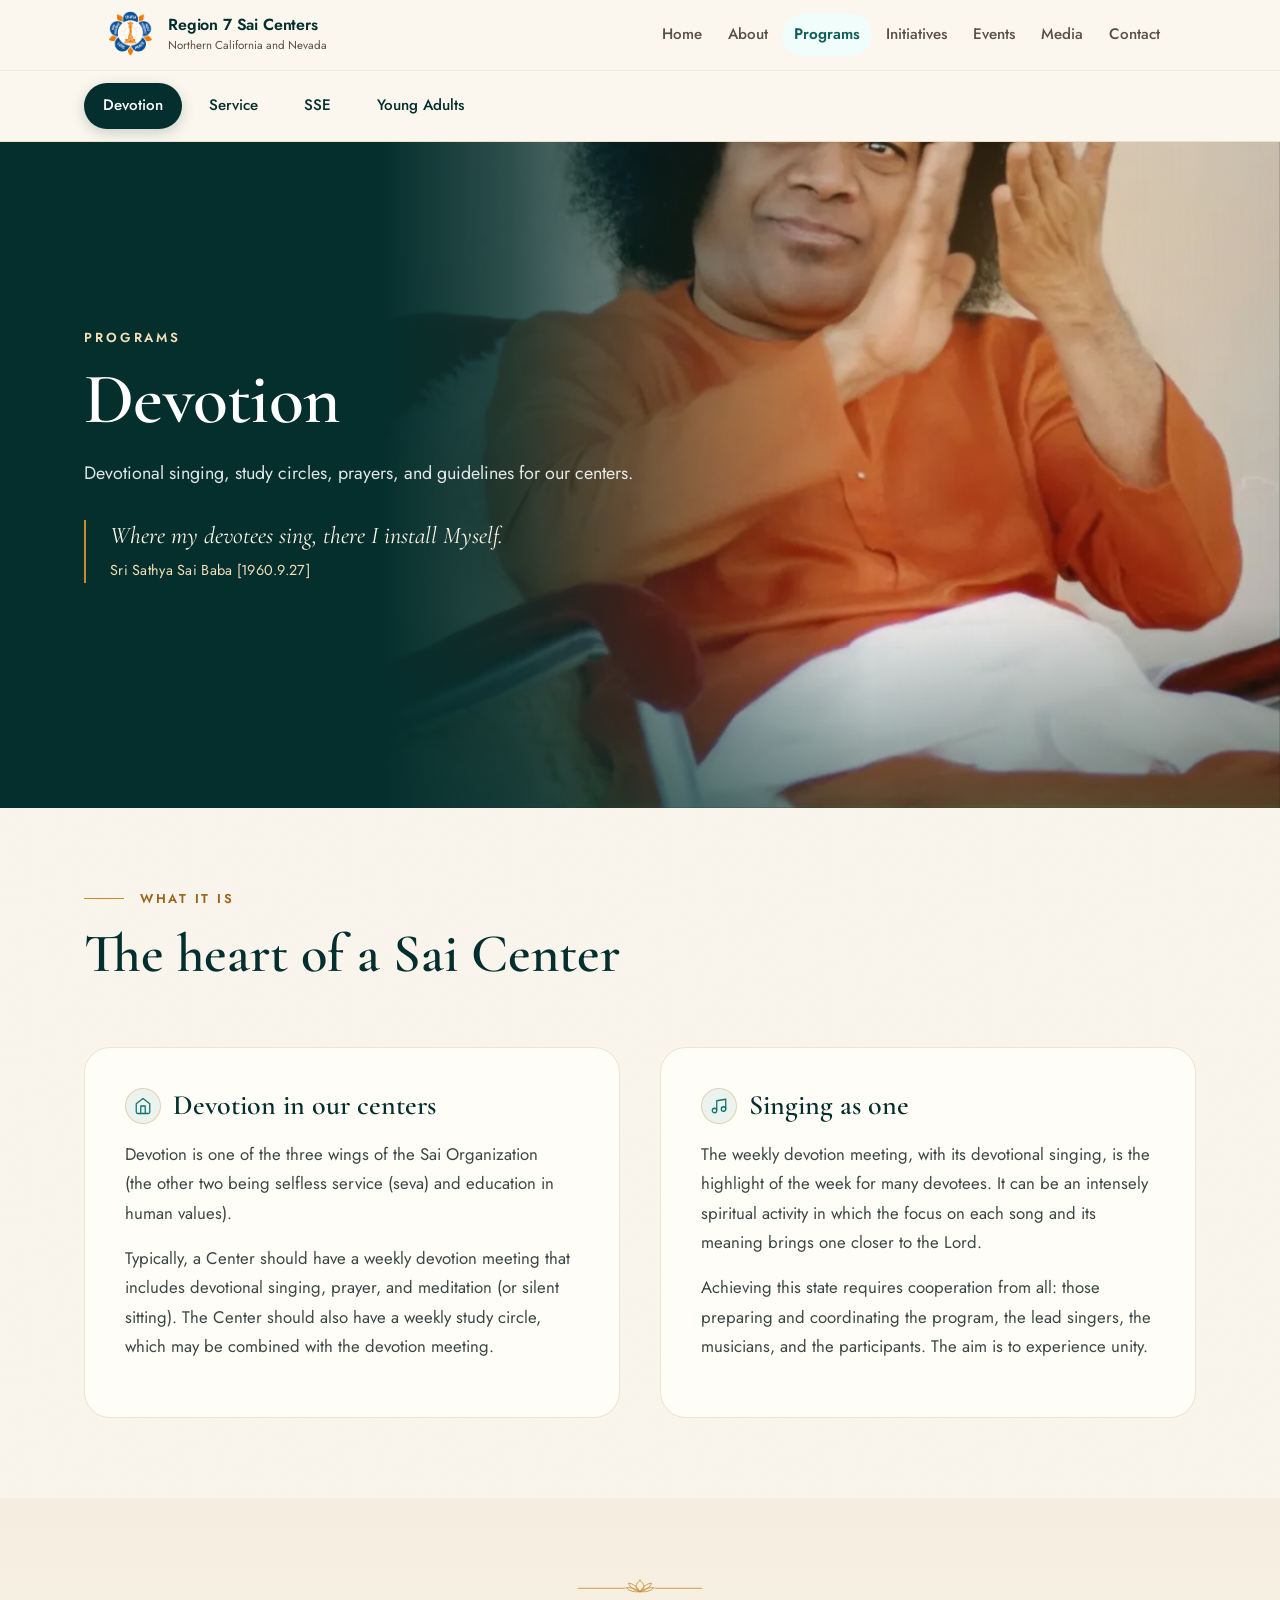
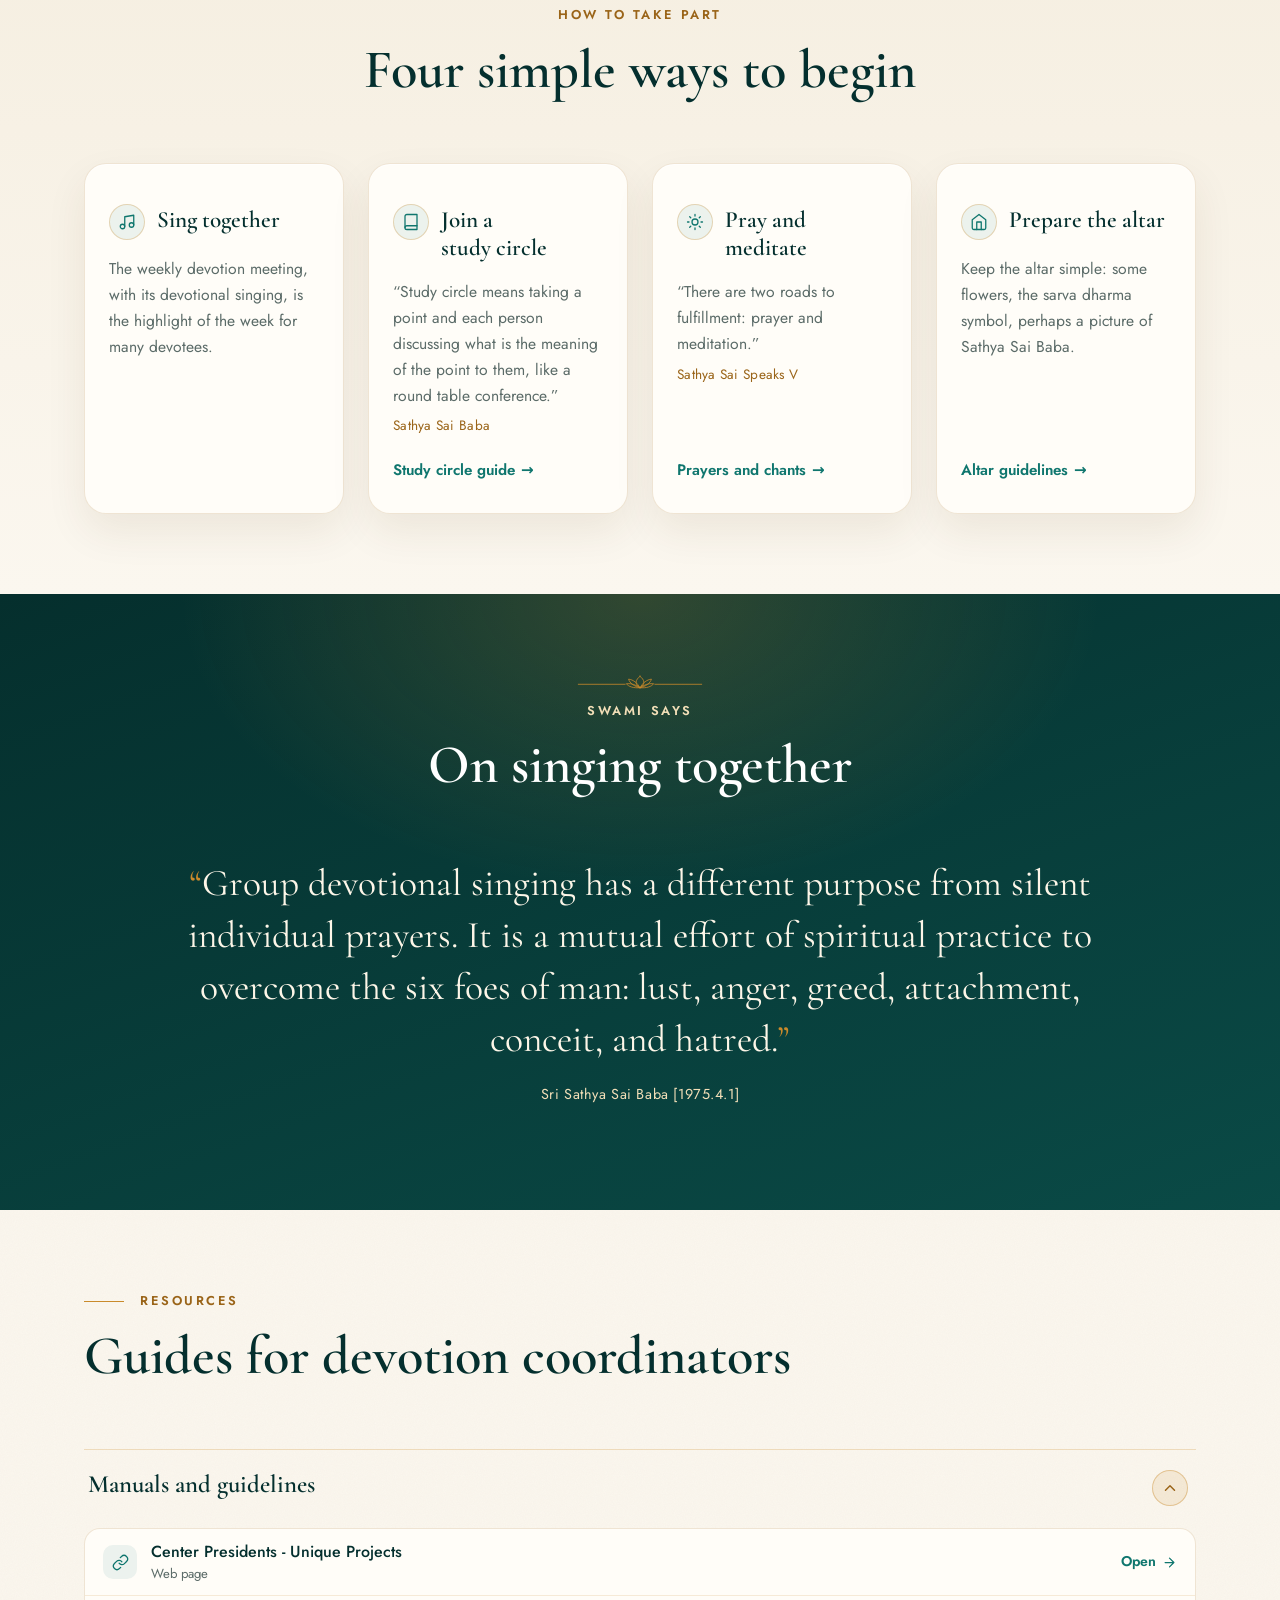
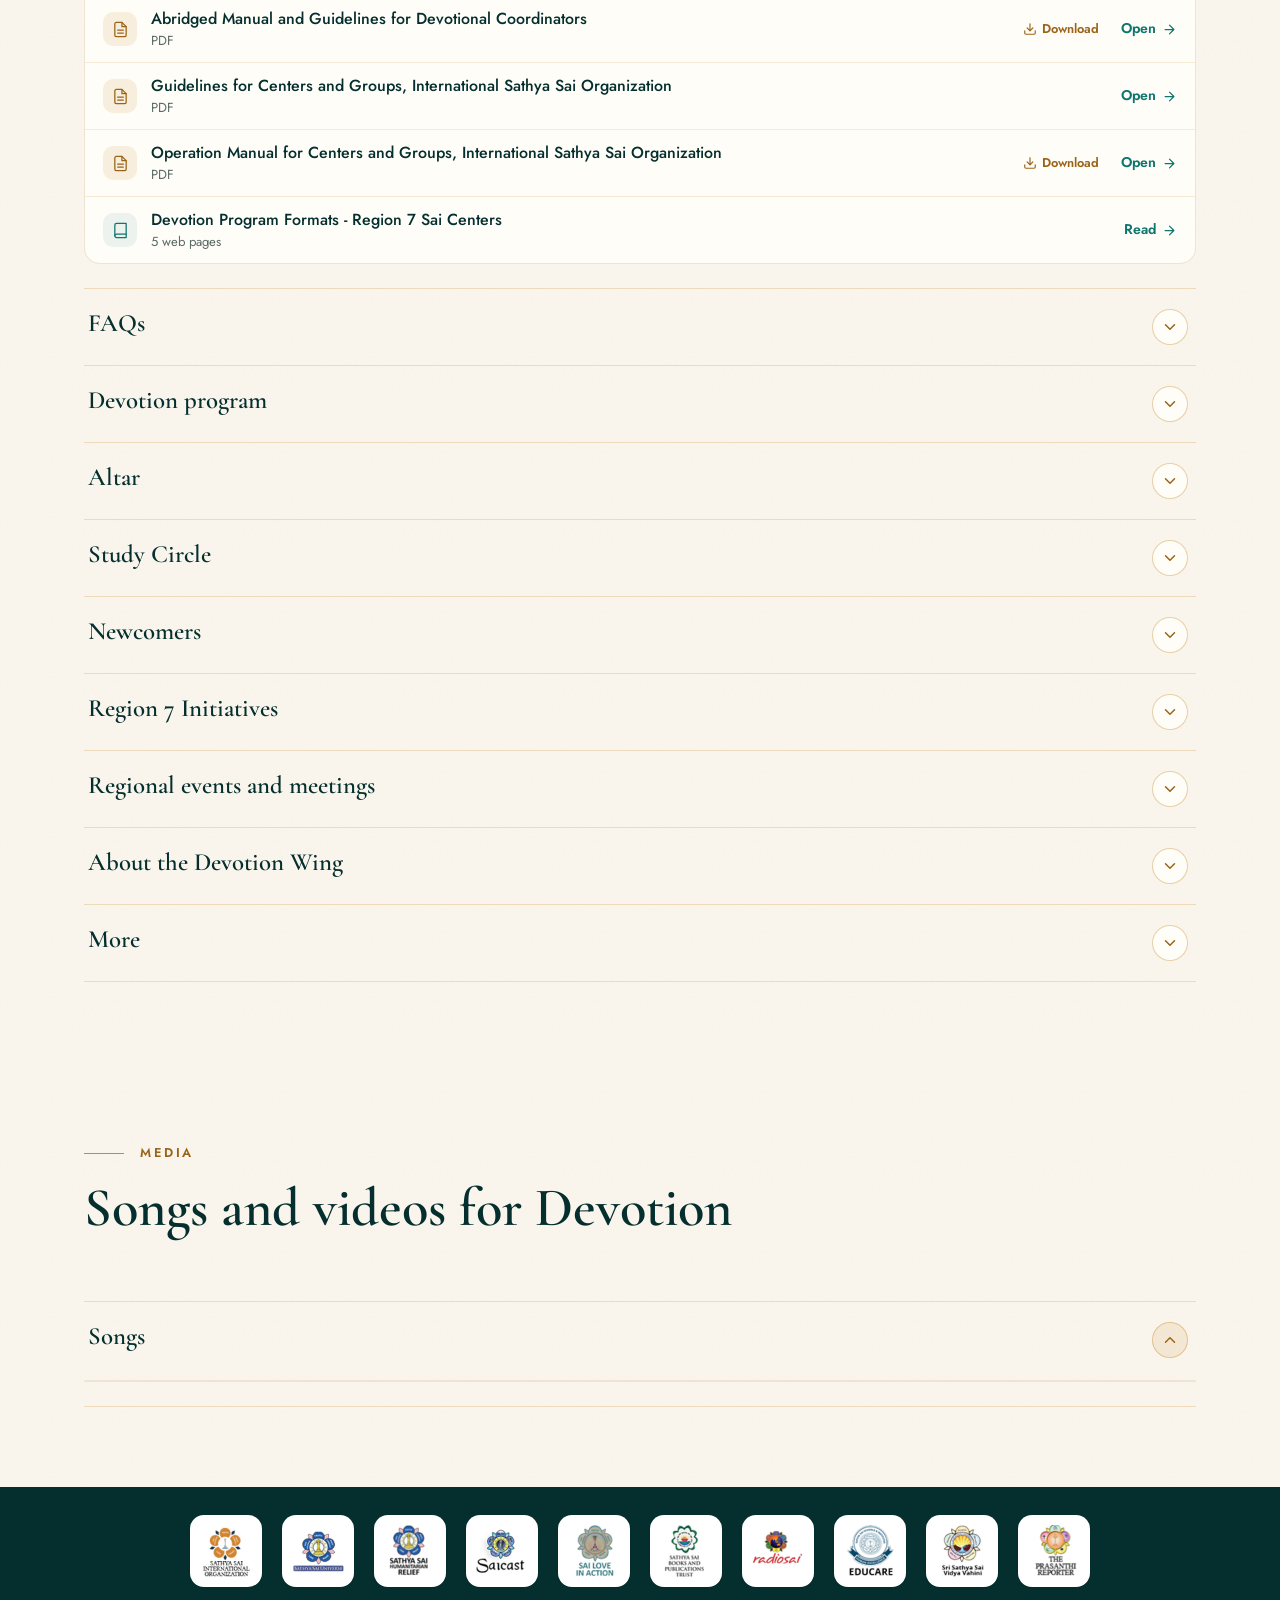
<file: programs.html>
<!DOCTYPE html>

<html lang="en">
<head>
<meta charset="utf-8"/>
<meta content="width=device-width, initial-scale=1" name="viewport"/>
<title>Bhajans, Service, SSE (Bal Vikas) &amp; Young Adults | Region 7</title>
<meta name="description" content="Region 7 Sathya Sai programs: bhajans and study circles, community service, Sai Spiritual Education (SSE, Bal Vikas) for ages 6 to 17, and Young Adults."/>
<meta name="keywords" content="bhajans, devotional singing, study circle, Sai Spiritual Education, SSE, Bal Vikas, Balvikas, Sathya Sai service, Sai Young Adults, Region 7, Bay Area, Nevada"/>
<link rel="canonical" href="https://region7-mockup-a.vercel.app/programs"/>
<link rel="icon" href="images/new_logo2.png" type="image/png"/>
<meta property="og:type" content="website"/>
<meta property="og:site_name" content="Region 7 Sai Centers"/>
<meta property="og:locale" content="en_US"/>
<meta property="og:url" content="https://region7-mockup-a.vercel.app/programs"/>
<meta property="og:title" content="Bhajans, Service, SSE (Bal Vikas) &amp; Young Adults | Region 7"/>
<meta property="og:description" content="Region 7 Sathya Sai programs: bhajans and study circles, community service, Sai Spiritual Education (SSE, Bal Vikas) for ages 6 to 17, and Young Adults."/>
<meta property="og:image" content="https://region7-mockup-a.vercel.app/images/ssio-logo.png"/>
<meta property="og:image:width" content="397"/>
<meta property="og:image:height" content="400"/>
<meta property="og:image:alt" content="Sathya Sai International Organization logo"/>
<meta name="twitter:card" content="summary"/>
<meta name="twitter:title" content="Bhajans, Service, SSE (Bal Vikas) &amp; Young Adults | Region 7"/>
<meta name="twitter:description" content="Region 7 Sathya Sai programs: bhajans and study circles, community service, Sai Spiritual Education (SSE, Bal Vikas) for ages 6 to 17, and Young Adults."/>
<meta name="twitter:image" content="https://region7-mockup-a.vercel.app/images/ssio-logo.png"/>
<script type="application/ld+json">{"@context":"https://schema.org","@graph":[{"@type":"Organization","@id":"https://region7-mockup-a.vercel.app/#org","name":"Region 7 Sai Centers","url":"https://region7-mockup-a.vercel.app/"},{"@type":"WebPage","@id":"https://region7-mockup-a.vercel.app/programs#page","url":"https://region7-mockup-a.vercel.app/programs","name":"Bhajans, Service, SSE (Bal Vikas) & Young Adults | Region 7","description":"Region 7 Sathya Sai programs: bhajans and study circles, community service, Sai Spiritual Education (SSE, Bal Vikas) for ages 6 to 17, and Young Adults.","isPartOf":{"@type":"WebSite","name":"Region 7 Sai Centers","url":"https://region7-mockup-a.vercel.app/"},"publisher":{"@id":"https://region7-mockup-a.vercel.app/#org"},"inLanguage":"en-US"},{"@type":"BreadcrumbList","itemListElement":[{"@type":"ListItem","position":1,"name":"Home","item":"https://region7-mockup-a.vercel.app/"},{"@type":"ListItem","position":2,"name":"Programs","item":"https://region7-mockup-a.vercel.app/programs"}]}]}</script>
<link href="https://fonts.googleapis.com" rel="preconnect"/>
<link crossorigin="" href="https://fonts.gstatic.com" rel="preconnect"/>
<link href="https://fonts.googleapis.com/css2?family=Cormorant+Garamond:ital,wght@0,500;0,600;1,500&amp;family=Jost:ital,wght@0,300;0,400;0,500;0,600;0,700;1,400&amp;display=swap" rel="stylesheet"/>
<link data-sanctuary-font="" href="https://fonts.googleapis.com/css2?family=Cormorant+Garamond:ital,wght@0,500;0,600;1,500&amp;display=swap" rel="stylesheet"/><link href="styles.css" rel="stylesheet"/>
</head>
<body class="sanctuary">
<header class="site-header">
<div class="header-inner">
<div class="brand">
<a aria-label="Region 7 Sai Centers home" class="brand-logo-link" href="index.html">
<img alt="" class="brand-logo" height="50" src="images/new_logo2.png" width="48"/>
</a>
<a class="brand-text" href="index.html">
<strong>Region 7 Sai Centers</strong>
<span>Northern California and Nevada</span>
</a>
</div>
<button aria-controls="primary-nav" aria-expanded="false" aria-label="Toggle navigation" class="nav-toggle" type="button">
<span aria-hidden="true" class="hamburger"><span></span><span></span><span></span></span>
</button>
<nav aria-label="Primary" class="primary" id="primary-nav">
<ul>
<li><a href="index.html">Home</a></li>
<li><a href="about.html">About</a></li>
<li><a aria-current="page" href="programs.html">Programs</a></li>
<li><a href="initiatives.html">Initiatives</a></li>
<li><a href="events.html">Events</a></li>
<li><a href="media.html">Media</a></li>
<li><a href="contact.html">Contact</a></li>
</ul>
</nav>
</div>
</header>
<main>
<nav aria-label="Programs" class="tabbar" data-tabbar="">
<div aria-label="Programs" class="tabbar-inner" role="tablist">
<a aria-controls="panel-devotion" aria-selected="true" class="tab" href="#devotion" id="tab-devotion" role="tab" tabindex="0">Devotion</a>
<a aria-controls="panel-service" aria-selected="false" class="tab" href="#service" id="tab-service" role="tab" tabindex="-1">Service</a>
<a aria-controls="panel-sse" aria-selected="false" class="tab" href="#sse" id="tab-sse" role="tab" tabindex="-1">SSE</a>
<a aria-controls="panel-young-adults" aria-selected="false" class="tab" href="#young-adults" id="tab-young-adults" role="tab" tabindex="-1">Young Adults</a>
</div>
</nav>
<noscript><style>.tab-panel[hidden] { display: block; }</style></noscript>
<div aria-labelledby="tab-devotion" class="tab-panel" data-hash="devotion" id="panel-devotion" role="tabpanel"><section class="sx-hero">
<picture class="sx-hero-pic"><source media="(max-width: 760px)" srcset="images/sanctuary/programs-devotion-m.webp" type="image/webp"/><source media="(max-width: 760px)" srcset="images/sanctuary/programs-devotion-m.jpg"/><source srcset="images/sanctuary/programs-devotion-2000.webp" type="image/webp"/><img alt="Sri Sathya Sai Baba" fetchpriority="high" height="1239" src="images/sanctuary/programs-devotion-2000.jpg" style="--pos:50% 100%" width="1600"/></picture>
<div aria-hidden="true" class="sx-hero-shade"></div>
<div class="rd-wrap sx-hero-in">
<p class="rd-eyebrow">Programs</p>
<h1>Devotion</h1>
<p class="rd-hero-lead">Devotional singing, study circles, prayers, and guidelines for our centers.</p>
<figure class="rd-hero-q"><blockquote>Where my devotees sing, there I install Myself.</blockquote><figcaption>Sri Sathya Sai Baba [1960.9.27]</figcaption></figure>
</div>
</section><section class="rd-sec rd-what"><div class="rd-wrap"><header class="rd-head" data-reveal=""><p class="rd-kicker"><span>What it is</span></p><h2>The heart of a Sai Center</h2></header><div class="sx-pair"><article class="sx-pair-item" data-reveal=""><div class="rd-ihead"><span class="rd-medal"><svg aria-hidden="true" class="ico" focusable="false" viewbox="0 0 24 24"><path d="M3 9l9-7 9 7v11a2 2 0 0 1-2 2H5a2 2 0 0 1-2-2z"></path><path d="M9 22V12h6v10"></path></svg></span><h3>Devotion in our centers</h3></div><p>Devotion is one of the three wings of the Sai Organization (the other two being selfless service (seva) and education in human values).</p><p>Typically, a Center should have a weekly devotion meeting that includes devotional singing, prayer, and meditation (or silent sitting). The Center should also have a weekly study circle, which may be combined with the devotion meeting.</p></article><article class="sx-pair-item" data-reveal=""><div class="rd-ihead"><span class="rd-medal"><svg aria-hidden="true" class="ico" focusable="false" viewbox="0 0 24 24"><path d="M9 18V5l12-2v13"></path><circle cx="6" cy="18" r="3"></circle><circle cx="18" cy="16" r="3"></circle></svg></span><h3>Singing as one</h3></div><p>The weekly devotion meeting, with its devotional singing, is the highlight of the week for many devotees. It can be an intensely spiritual activity in which the focus on each song and its meaning brings one closer to the Lord.</p><p>Achieving this state requires cooperation from all: those preparing and coordinating the program, the lead singers, the musicians, and the participants. The aim is to experience unity.</p></article></div></div></section><section class="rd-sec rd-take"><div class="rd-wrap"><header class="rd-head rd-center" data-reveal=""><p class="rd-kicker"><svg aria-hidden="true" class="rd-lotus" focusable="false" viewbox="0 0 220 28"><path d="M2 18 H84"></path><path d="M136 18 H218"></path><path d="M110 4 C102 10 100 18 110 24 C120 18 118 10 110 4 Z"></path><path d="M110 24 C100 22 92 16 90 9 C98 10 105 15 110 24 Z"></path><path d="M110 24 C120 22 128 16 130 9 C122 10 115 15 110 24 Z"></path><path d="M110 24 C98 25 90 22 86 17 C95 16 103 19 110 24 Z"></path><path d="M110 24 C122 25 130 22 134 17 C125 16 117 19 110 24 Z"></path></svg><span>How to take part</span></p><h2>Four simple ways to begin</h2></header><div class="rd-cards" data-n="4"><article class="rd-card" data-reveal=""><div class="rd-ihead"><span class="rd-medal"><svg aria-hidden="true" class="ico" focusable="false" viewbox="0 0 24 24"><path d="M9 18V5l12-2v13"></path><circle cx="6" cy="18" r="3"></circle><circle cx="18" cy="16" r="3"></circle></svg></span><h3>Sing together</h3></div><p>The weekly devotion meeting, with its devotional singing, is the highlight of the week for many devotees.</p></article><article class="rd-card" data-reveal=""><div class="rd-ihead"><span class="rd-medal"><svg aria-hidden="true" class="ico" focusable="false" viewbox="0 0 24 24"><path d="M4 19.5A2.5 2.5 0 0 1 6.5 17H20"></path><path d="M6.5 2H20v20H6.5A2.5 2.5 0 0 1 4 19.5v-15A2.5 2.5 0 0 1 6.5 2z"></path></svg></span><h3>Join a study circle</h3></div><p>“Study circle means taking a point and each person discussing what is the meaning of the point to them, like a round table conference.”<span class="rd-card-cite">Sathya Sai Baba</span></p><a class="rd-link" href="#p-dev-sc"><span>Study circle guide</span></a></article><article class="rd-card" data-reveal=""><div class="rd-ihead"><span class="rd-medal"><svg aria-hidden="true" class="ico" focusable="false" viewbox="0 0 24 24"><circle cx="12" cy="12" r="4"></circle><path d="M12 2v2M12 20v2M4.93 4.93l1.41 1.41M17.66 17.66l1.41 1.41M2 12h2M20 12h2M6.34 17.66l-1.41 1.41M19.07 4.93l-1.41 1.41"></path></svg></span><h3>Pray and meditate</h3></div><p>“There are two roads to fulfillment: prayer and meditation.”<span class="rd-card-cite">Sathya Sai Speaks V</span></p><a class="rd-link" href="media.html#p-dev-pc"><span>Prayers and chants</span></a></article><article class="rd-card" data-reveal=""><div class="rd-ihead"><span class="rd-medal"><svg aria-hidden="true" class="ico" focusable="false" viewbox="0 0 24 24"><path d="M3 9l9-7 9 7v11a2 2 0 0 1-2 2H5a2 2 0 0 1-2-2z"></path><path d="M9 22V12h6v10"></path></svg></span><h3>Prepare the altar</h3></div><p>Keep the altar simple: some flowers, the sarva dharma symbol, perhaps a picture of Sathya Sai Baba.</p><a class="rd-link" href="#p-dev-altar"><span>Altar guidelines</span></a></article></div></div></section><section class="rd-sec rd-quotes"><div class="rd-wrap"><header class="rd-head rd-center" data-reveal=""><p class="rd-kicker"><svg aria-hidden="true" class="rd-lotus" focusable="false" viewbox="0 0 220 28"><path d="M2 18 H84"></path><path d="M136 18 H218"></path><path d="M110 4 C102 10 100 18 110 24 C120 18 118 10 110 4 Z"></path><path d="M110 24 C100 22 92 16 90 9 C98 10 105 15 110 24 Z"></path><path d="M110 24 C120 22 128 16 130 9 C122 10 115 15 110 24 Z"></path><path d="M110 24 C98 25 90 22 86 17 C95 16 103 19 110 24 Z"></path><path d="M110 24 C122 25 130 22 134 17 C125 16 117 19 110 24 Z"></path></svg><span>Swami says</span></p><h2>On singing together</h2></header><div class="rd-qgrid" data-n="1"><figure class="rd-q rd-q-feature" data-reveal=""><blockquote>Group devotional singing has a different purpose from silent individual prayers. It is a mutual effort of spiritual practice to overcome the six foes of man: lust, anger, greed, attachment, conceit, and hatred.</blockquote><figcaption>Sri Sathya Sai Baba [1975.4.1]</figcaption></figure></div></div></section><section class="rd-sec rd-res" id="devotion-resources"><div class="rd-wrap"><header class="rd-head" data-reveal=""><p class="rd-kicker"><span>Resources</span></p><h2>Guides for devotion coordinators</h2></header><div class="a-groups"><div class="a-group a-open" data-reveal="" id="p-dev-pgf"><h3 class="a-h"><button aria-controls="ag-devotion-group-manuals-and-guidelines" aria-expanded="true" class="a-head" type="button"><span class="a-label"><span class="a-title">Manuals and guidelines</span></span><span aria-hidden="true" class="a-chev"><svg aria-hidden="true" class="ico" focusable="false" viewbox="0 0 24 24"><path d="M6 9l6 6 6-6"></path></svg></span></button></h3><div class="a-panel" id="ag-devotion-group-manuals-and-guidelines"><div class="a-panel-in"><ul class="a-list"><li class="a-row a-k-link"><span class="a-ico"><svg aria-hidden="true" class="ico" focusable="false" viewbox="0 0 24 24"><path d="M10 13a5 5 0 0 0 7.54.54l3-3a5 5 0 0 0-7.07-7.07l-1.72 1.71"></path><path d="M14 11a5 5 0 0 0-7.54-.54l-3 3a5 5 0 0 0 7.07 7.07l1.71-1.71"></path></svg></span><span class="a-main"><a class="a-t" href="https://drive.google.com/drive/folders/1dKwD7yzRAvM2t-vAtYkSW9wPVM3Kqy_y" rel="noopener" target="_blank"><span class="a-tt">Center Presidents - Unique Projects</span><span class="a-note">Web page</span><span class="sr-only"> (opens in a new tab)</span></a></span><span class="a-acts"><span aria-hidden="true" class="a-act"><span>Open</span><svg aria-hidden="true" class="ico" focusable="false" viewbox="0 0 24 24"><path d="M5 12h14M12 5l7 7-7 7"></path></svg></span></span></li><li class="a-row a-k-pdf"><span class="a-ico"><svg aria-hidden="true" class="ico" focusable="false" viewbox="0 0 24 24"><path d="M14 2H6a2 2 0 0 0-2 2v16a2 2 0 0 0 2 2h12a2 2 0 0 0 2-2V8z"></path><path d="M14 2v6h6"></path><path d="M16 13H8"></path><path d="M16 17H8"></path></svg></span><span class="a-main"><a class="a-t" href="https://www.region7saicenters.org/devotion/docs/Abridged%20Manual,%20Guidelines%20-%20related%20to%20DCs.pdf" rel="noopener" target="_blank"><span class="a-tt">Abridged Manual and Guidelines for Devotional Coordinators</span><span class="a-note">PDF</span><span class="sr-only"> (opens in a new tab)</span></a></span><span class="a-acts"><a class="a-x" href="https://www.region7saicenters.org/region7new/devotion/docs/Abridged%20Manual,%20Guidelines%20-%20related%20to%20DCs.pdf" rel="noopener" target="_blank"><svg aria-hidden="true" class="ico" focusable="false" viewbox="0 0 24 24"><path d="M21 15v4a2 2 0 0 1-2 2H5a2 2 0 0 1-2-2v-4"></path><path d="M7 10l5 5 5-5"></path><path d="M12 15V3"></path></svg><span>Download</span><span class="sr-only"> Abridged Manual and Guidelines for Devotional Coordinators (opens in a new tab)</span></a><span aria-hidden="true" class="a-act"><span>Open</span><svg aria-hidden="true" class="ico" focusable="false" viewbox="0 0 24 24"><path d="M5 12h14M12 5l7 7-7 7"></path></svg></span></span></li><li class="a-row a-k-pdf"><span class="a-ico"><svg aria-hidden="true" class="ico" focusable="false" viewbox="0 0 24 24"><path d="M14 2H6a2 2 0 0 0-2 2v16a2 2 0 0 0 2 2h12a2 2 0 0 0 2-2V8z"></path><path d="M14 2v6h6"></path><path d="M16 13H8"></path><path d="M16 17H8"></path></svg></span><span class="a-main"><a class="a-t" href="https://www.region7saicenters.org/devotion/docs/Guidelines2012Sep.pdf" rel="noopener" target="_blank"><span class="a-tt">Guidelines for Centers and Groups, International Sathya Sai Organization</span><span class="a-note">PDF</span><span class="sr-only"> (opens in a new tab)</span></a></span><span class="a-acts"><span aria-hidden="true" class="a-act"><span>Open</span><svg aria-hidden="true" class="ico" focusable="false" viewbox="0 0 24 24"><path d="M5 12h14M12 5l7 7-7 7"></path></svg></span></span></li><li class="a-row a-k-pdf"><span class="a-ico"><svg aria-hidden="true" class="ico" focusable="false" viewbox="0 0 24 24"><path d="M14 2H6a2 2 0 0 0-2 2v16a2 2 0 0 0 2 2h12a2 2 0 0 0 2-2V8z"></path><path d="M14 2v6h6"></path><path d="M16 13H8"></path><path d="M16 17H8"></path></svg></span><span class="a-main"><a class="a-t" href="https://www.region7saicenters.org/devotion/docs/CenterManual2012Sep.pdf" rel="noopener" target="_blank"><span class="a-tt">Operation Manual for Centers and Groups, International Sathya Sai Organization</span><span class="a-note">PDF</span><span class="sr-only"> (opens in a new tab)</span></a></span><span class="a-acts"><a class="a-x" href="https://www.region7saicenters.org/region7new/devotion/docs/CenterManual2012Sep.pdf" rel="noopener" target="_blank"><svg aria-hidden="true" class="ico" focusable="false" viewbox="0 0 24 24"><path d="M21 15v4a2 2 0 0 1-2 2H5a2 2 0 0 1-2-2v-4"></path><path d="M7 10l5 5 5-5"></path><path d="M12 15V3"></path></svg><span>Download</span><span class="sr-only"> Operation Manual for Centers and Groups, International Sathya Sai Organization (opens in a new tab)</span></a><span aria-hidden="true" class="a-act"><span>Open</span><svg aria-hidden="true" class="ico" focusable="false" viewbox="0 0 24 24"><path d="M5 12h14M12 5l7 7-7 7"></path></svg></span></span></li><li class="a-row a-k-page"><span class="a-ico"><svg aria-hidden="true" class="ico" focusable="false" viewbox="0 0 24 24"><path d="M4 19.5A2.5 2.5 0 0 1 6.5 17H20"></path><path d="M6.5 2H20v20H6.5A2.5 2.5 0 0 1 4 19.5v-15A2.5 2.5 0 0 1 6.5 2z"></path></svg></span><span class="a-main"><button class="a-t" data-dialog="dlg-devotion-devotion-program-formats-region-7-sai-center" type="button"><span class="a-tt">Devotion Program Formats - Region 7 Sai Centers</span><span class="a-note">5 web pages</span></button></span><span class="a-acts"><span aria-hidden="true" class="a-act"><span>Read</span><svg aria-hidden="true" class="ico" focusable="false" viewbox="0 0 24 24"><path d="M5 12h14M12 5l7 7-7 7"></path></svg></span></span></li></ul></div></div></div><div class="a-group" data-reveal=""><h3 class="a-h"><button aria-controls="ag-devotion-group-faqs" aria-expanded="false" class="a-head" type="button"><span class="a-label"><span class="a-title">FAQs</span></span><span aria-hidden="true" class="a-chev"><svg aria-hidden="true" class="ico" focusable="false" viewbox="0 0 24 24"><path d="M6 9l6 6 6-6"></path></svg></span></button></h3><div class="a-panel" id="ag-devotion-group-faqs"><div class="a-panel-in"><ul class="a-list"><li class="a-row a-k-page"><span class="a-ico"><svg aria-hidden="true" class="ico" focusable="false" viewbox="0 0 24 24"><path d="M4 19.5A2.5 2.5 0 0 1 6.5 17H20"></path><path d="M6.5 2H20v20H6.5A2.5 2.5 0 0 1 4 19.5v-15A2.5 2.5 0 0 1 6.5 2z"></path></svg></span><span class="a-main"><button class="a-t" data-dialog="dlg-devotion-about-the-meeting-as-a-whole-and-also-about" type="button"><span class="a-tt">About the meeting as a whole and also about devotional singing</span><span class="a-note">Completely prepare the meeting hall at least 15 minutes before the devotion meeting starts.</span></button></span><span class="a-acts"><span aria-hidden="true" class="a-act"><span>Read</span><svg aria-hidden="true" class="ico" focusable="false" viewbox="0 0 24 24"><path d="M5 12h14M12 5l7 7-7 7"></path></svg></span></span></li><li class="a-row a-k-page"><span class="a-ico"><svg aria-hidden="true" class="ico" focusable="false" viewbox="0 0 24 24"><path d="M4 19.5A2.5 2.5 0 0 1 6.5 17H20"></path><path d="M6.5 2H20v20H6.5A2.5 2.5 0 0 1 4 19.5v-15A2.5 2.5 0 0 1 6.5 2z"></path></svg></span><span class="a-main"><button class="a-t" data-dialog="dlg-devotion-devotional-singing-coordination-and-practice" type="button"><span class="a-tt">Devotional Singing, Coordination and Practice</span><span class="a-note">The Center (the Devotion Coordinator and President together) may appoint a person to…</span></button></span><span class="a-acts"><span aria-hidden="true" class="a-act"><span>Read</span><svg aria-hidden="true" class="ico" focusable="false" viewbox="0 0 24 24"><path d="M5 12h14M12 5l7 7-7 7"></path></svg></span></span></li><li class="a-row a-k-page"><span class="a-ico"><svg aria-hidden="true" class="ico" focusable="false" viewbox="0 0 24 24"><path d="M4 19.5A2.5 2.5 0 0 1 6.5 17H20"></path><path d="M6.5 2H20v20H6.5A2.5 2.5 0 0 1 4 19.5v-15A2.5 2.5 0 0 1 6.5 2z"></path></svg></span><span class="a-main"><button class="a-t" data-dialog="dlg-devotion-universal-devotion-meetings" type="button"><span class="a-tt">Universal Devotion Meetings</span><span class="a-note">The meeting should be arranged for a balance between two goals:</span></button></span><span class="a-acts"><span aria-hidden="true" class="a-act"><span>Read</span><svg aria-hidden="true" class="ico" focusable="false" viewbox="0 0 24 24"><path d="M5 12h14M12 5l7 7-7 7"></path></svg></span></span></li><li class="a-row a-k-page"><span class="a-ico"><svg aria-hidden="true" class="ico" focusable="false" viewbox="0 0 24 24"><path d="M4 19.5A2.5 2.5 0 0 1 6.5 17H20"></path><path d="M6.5 2H20v20H6.5A2.5 2.5 0 0 1 4 19.5v-15A2.5 2.5 0 0 1 6.5 2z"></path></svg></span><span class="a-main"><button class="a-t" data-dialog="dlg-devotion-sample-schedule-format-for-a-devotion-meetin" type="button"><span class="a-tt">Sample Schedule/Format for a devotion meeting</span><span class="a-note">Almost all aspects of it are optional, including the order of items.</span></button></span><span class="a-acts"><span aria-hidden="true" class="a-act"><span>Read</span><svg aria-hidden="true" class="ico" focusable="false" viewbox="0 0 24 24"><path d="M5 12h14M12 5l7 7-7 7"></path></svg></span></span></li><li class="a-row a-k-qa"><span class="a-ico"><svg aria-hidden="true" class="ico" focusable="false" viewbox="0 0 24 24"><path d="M21 15a2 2 0 0 1-2 2H7l-4 4V5a2 2 0 0 1 2-2h14a2 2 0 0 1 2 2z"></path></svg></span><span class="a-main"><button class="a-t" data-dialog="dlg-devotion-are-sai-centers-reflective-of-any-one-religi" type="button"><span class="a-tt">Are Sai Centers reflective of any one religion ?</span><span class="a-note">Sathya Sai Baba has said, “I have not come on any mission of publicity for any sect or creed or…</span></button></span><span class="a-acts"><span aria-hidden="true" class="a-act"><span>Read</span><svg aria-hidden="true" class="ico" focusable="false" viewbox="0 0 24 24"><path d="M5 12h14M12 5l7 7-7 7"></path></svg></span></span></li><li class="a-row a-k-qa"><span class="a-ico"><svg aria-hidden="true" class="ico" focusable="false" viewbox="0 0 24 24"><path d="M21 15a2 2 0 0 1-2 2H7l-4 4V5a2 2 0 0 1 2-2h14a2 2 0 0 1 2 2z"></path></svg></span><span class="a-main"><button class="a-t" data-dialog="dlg-devotion-how-do-we-strike-an-appropriate-balance-in-t" type="button"><span class="a-tt">How do we strike an appropriate balance in the centers between members from eastern and western backgrounds in spiritual understanding ?</span><span class="a-note">Sathya Sai Baba instructs us to seek to see “Unity in Diversity” through striving to see the…</span></button></span><span class="a-acts"><span aria-hidden="true" class="a-act"><span>Read</span><svg aria-hidden="true" class="ico" focusable="false" viewbox="0 0 24 24"><path d="M5 12h14M12 5l7 7-7 7"></path></svg></span></span></li><li class="a-row a-k-page"><span class="a-ico"><svg aria-hidden="true" class="ico" focusable="false" viewbox="0 0 24 24"><path d="M4 19.5A2.5 2.5 0 0 1 6.5 17H20"></path><path d="M6.5 2H20v20H6.5A2.5 2.5 0 0 1 4 19.5v-15A2.5 2.5 0 0 1 6.5 2z"></path></svg></span><span class="a-main"><button class="a-t" data-dialog="dlg-devotion-some-important-points-about-welcoming-visito" type="button"><span class="a-tt">Some important points about welcoming visitors</span><span class="a-note">Visitors may attend any activity of the Devotion or Service Wings.</span></button></span><span class="a-acts"><span aria-hidden="true" class="a-act"><span>Read</span><svg aria-hidden="true" class="ico" focusable="false" viewbox="0 0 24 24"><path d="M5 12h14M12 5l7 7-7 7"></path></svg></span></span></li><li class="a-row a-k-qa"><span class="a-ico"><svg aria-hidden="true" class="ico" focusable="false" viewbox="0 0 24 24"><path d="M21 15a2 2 0 0 1-2 2H7l-4 4V5a2 2 0 0 1 2-2h14a2 2 0 0 1 2 2z"></path></svg></span><span class="a-main"><button class="a-t" data-dialog="dlg-devotion-how-do-we-make-our-center-open-and-welcoming" type="button"><span class="a-tt">How do we make our center open and welcoming to all members of our communities ?</span><span class="a-note">Sai Baba Centers must be examples of the universality of Sai teachings.</span></button></span><span class="a-acts"><span aria-hidden="true" class="a-act"><span>Read</span><svg aria-hidden="true" class="ico" focusable="false" viewbox="0 0 24 24"><path d="M5 12h14M12 5l7 7-7 7"></path></svg></span></span></li><li class="a-row a-k-qa"><span class="a-ico"><svg aria-hidden="true" class="ico" focusable="false" viewbox="0 0 24 24"><path d="M21 15a2 2 0 0 1-2 2H7l-4 4V5a2 2 0 0 1 2-2h14a2 2 0 0 1 2 2z"></path></svg></span><span class="a-main"><button class="a-t" data-dialog="dlg-devotion-how-can-we-best-welcome-newcomers-and-help-n" type="button"><span class="a-tt">How can we best welcome newcomers and help new members, who may still have much to learn about Swami and his teachings?</span><span class="a-note">“Office bearers in this Organization are leaders who bear the brunt themselves, guides who walk…</span></button></span><span class="a-acts"><span aria-hidden="true" class="a-act"><span>Read</span><svg aria-hidden="true" class="ico" focusable="false" viewbox="0 0 24 24"><path d="M5 12h14M12 5l7 7-7 7"></path></svg></span></span></li><li class="a-row a-k-qa"><span class="a-ico"><svg aria-hidden="true" class="ico" focusable="false" viewbox="0 0 24 24"><path d="M21 15a2 2 0 0 1-2 2H7l-4 4V5a2 2 0 0 1 2-2h14a2 2 0 0 1 2 2z"></path></svg></span><span class="a-main"><button class="a-t" data-dialog="dlg-devotion-what-prayers-and-rituals-are-required-in-sai" type="button"><span class="a-tt">What prayers and rituals are required in Sai Center devotional programs?</span><span class="a-note">“Bhajans (devotional songs) charge the atmosphere with divine adoration; that is why I insist…</span></button></span><span class="a-acts"><span aria-hidden="true" class="a-act"><span>Read</span><svg aria-hidden="true" class="ico" focusable="false" viewbox="0 0 24 24"><path d="M5 12h14M12 5l7 7-7 7"></path></svg></span></span></li></ul></div></div></div><div class="a-group" data-reveal=""><h3 class="a-h"><button aria-controls="ag-devotion-group-devotion-program" aria-expanded="false" class="a-head" type="button"><span class="a-label"><span class="a-title">Devotion program</span></span><span aria-hidden="true" class="a-chev"><svg aria-hidden="true" class="ico" focusable="false" viewbox="0 0 24 24"><path d="M6 9l6 6 6-6"></path></svg></span></button></h3><div class="a-panel" id="ag-devotion-group-devotion-program"><div class="a-panel-in"><ul class="a-list"><li class="a-row a-k-page"><span class="a-ico"><svg aria-hidden="true" class="ico" focusable="false" viewbox="0 0 24 24"><path d="M4 19.5A2.5 2.5 0 0 1 6.5 17H20"></path><path d="M6.5 2H20v20H6.5A2.5 2.5 0 0 1 4 19.5v-15A2.5 2.5 0 0 1 6.5 2z"></path></svg></span><span class="a-main"><button class="a-t" data-dialog="dlg-p-dw-devotionintro" type="button"><span class="a-tt">Devotion program introduction</span><span class="a-note">Typically, a Center should have a weekly devotion meeting that includes devotional singing…</span></button></span><span class="a-acts"><span aria-hidden="true" class="a-act"><span>Read</span><svg aria-hidden="true" class="ico" focusable="false" viewbox="0 0 24 24"><path d="M5 12h14M12 5l7 7-7 7"></path></svg></span></span></li><li class="a-row a-k-page"><span class="a-ico"><svg aria-hidden="true" class="ico" focusable="false" viewbox="0 0 24 24"><path d="M4 19.5A2.5 2.5 0 0 1 6.5 17H20"></path><path d="M6.5 2H20v20H6.5A2.5 2.5 0 0 1 4 19.5v-15A2.5 2.5 0 0 1 6.5 2z"></path></svg></span><span class="a-main"><button class="a-t" data-dialog="dlg-p-dw-devotionresources" type="button"><span class="a-tt">Devotion program resources</span><span class="a-note">Devotion is the state of mind in which one has no separate existence apart from God.</span></button></span><span class="a-acts"><span aria-hidden="true" class="a-act"><span>Read</span><svg aria-hidden="true" class="ico" focusable="false" viewbox="0 0 24 24"><path d="M5 12h14M12 5l7 7-7 7"></path></svg></span></span></li></ul></div></div></div><div class="a-group" data-reveal="" id="p-dev-altar"><h3 class="a-h"><button aria-controls="ag-devotion-group-altar" aria-expanded="false" class="a-head" type="button"><span class="a-label"><span class="a-title">Altar</span></span><span aria-hidden="true" class="a-chev"><svg aria-hidden="true" class="ico" focusable="false" viewbox="0 0 24 24"><path d="M6 9l6 6 6-6"></path></svg></span></button></h3><div class="a-panel" id="ag-devotion-group-altar"><div class="a-panel-in"><ul class="a-list"><li class="a-row a-k-page"><span class="a-ico"><svg aria-hidden="true" class="ico" focusable="false" viewbox="0 0 24 24"><path d="M4 19.5A2.5 2.5 0 0 1 6.5 17H20"></path><path d="M6.5 2H20v20H6.5A2.5 2.5 0 0 1 4 19.5v-15A2.5 2.5 0 0 1 6.5 2z"></path></svg></span><span class="a-main"><button class="a-t" data-dialog="dlg-devotion-introduction" type="button"><span class="a-tt">Introduction</span><span class="a-note">Completely prepare the meeting hall at least 15 minutes before the devotion meeting starts.</span></button></span><span class="a-acts"><span aria-hidden="true" class="a-act"><span>Read</span><svg aria-hidden="true" class="ico" focusable="false" viewbox="0 0 24 24"><path d="M5 12h14M12 5l7 7-7 7"></path></svg></span></span></li><li class="a-row a-k-page"><span class="a-ico"><svg aria-hidden="true" class="ico" focusable="false" viewbox="0 0 24 24"><path d="M4 19.5A2.5 2.5 0 0 1 6.5 17H20"></path><path d="M6.5 2H20v20H6.5A2.5 2.5 0 0 1 4 19.5v-15A2.5 2.5 0 0 1 6.5 2z"></path></svg></span><span class="a-main"><button class="a-t" data-dialog="dlg-devotion-general-guidelines" type="button"><span class="a-tt">General Guidelines</span><span class="a-note">A Sathya Sai Center is a spiritual center where universality of faith and practice of human…</span></button></span><span class="a-acts"><span aria-hidden="true" class="a-act"><span>Read</span><svg aria-hidden="true" class="ico" focusable="false" viewbox="0 0 24 24"><path d="M5 12h14M12 5l7 7-7 7"></path></svg></span></span></li><li class="a-row a-k-page"><span class="a-ico"><svg aria-hidden="true" class="ico" focusable="false" viewbox="0 0 24 24"><path d="M4 19.5A2.5 2.5 0 0 1 6.5 17H20"></path><path d="M6.5 2H20v20H6.5A2.5 2.5 0 0 1 4 19.5v-15A2.5 2.5 0 0 1 6.5 2z"></path></svg></span><span class="a-main"><button class="a-t" data-dialog="dlg-devotion-the-logo-of-sathya-sai-organizations" type="button"><span class="a-tt">The Logo of Sathya Sai Organizations</span><span class="a-note">At the top of this page is the logo of the International Sai Organization.</span></button></span><span class="a-acts"><span aria-hidden="true" class="a-act"><span>Read</span><svg aria-hidden="true" class="ico" focusable="false" viewbox="0 0 24 24"><path d="M5 12h14M12 5l7 7-7 7"></path></svg></span></span></li><li class="a-row a-k-qa"><span class="a-ico"><svg aria-hidden="true" class="ico" focusable="false" viewbox="0 0 24 24"><path d="M21 15a2 2 0 0 1-2 2H7l-4 4V5a2 2 0 0 1 2-2h14a2 2 0 0 1 2 2z"></path></svg></span><span class="a-main"><button class="a-t" data-dialog="dlg-devotion-what-decorations-pictures-and-statues-are-ap" type="button"><span class="a-tt">What decorations, pictures, and statues are appropriate in a Sai Baba Center and why?</span><span class="a-note">Sathya Sai Baba has said that our altars should consist of a flame.</span></button></span><span class="a-acts"><span aria-hidden="true" class="a-act"><span>Read</span><svg aria-hidden="true" class="ico" focusable="false" viewbox="0 0 24 24"><path d="M5 12h14M12 5l7 7-7 7"></path></svg></span></span></li><li class="a-row a-k-page"><span class="a-ico"><svg aria-hidden="true" class="ico" focusable="false" viewbox="0 0 24 24"><path d="M4 19.5A2.5 2.5 0 0 1 6.5 17H20"></path><path d="M6.5 2H20v20H6.5A2.5 2.5 0 0 1 4 19.5v-15A2.5 2.5 0 0 1 6.5 2z"></path></svg></span><span class="a-main"><button class="a-t" data-dialog="dlg-p-dw-altarintro" type="button"><span class="a-tt">Altar introduction</span><span class="a-note">A Sathya Sai Center is a spiritual center where universality of faith and practice of human…</span></button></span><span class="a-acts"><span aria-hidden="true" class="a-act"><span>Read</span><svg aria-hidden="true" class="ico" focusable="false" viewbox="0 0 24 24"><path d="M5 12h14M12 5l7 7-7 7"></path></svg></span></span></li><li class="a-row a-k-page"><span class="a-ico"><svg aria-hidden="true" class="ico" focusable="false" viewbox="0 0 24 24"><path d="M4 19.5A2.5 2.5 0 0 1 6.5 17H20"></path><path d="M6.5 2H20v20H6.5A2.5 2.5 0 0 1 4 19.5v-15A2.5 2.5 0 0 1 6.5 2z"></path></svg></span><span class="a-main"><button class="a-t" data-dialog="dlg-p-dw-altars" type="button"><span class="a-tt">Altar resources</span><span class="a-note">The logo of Sathya Sai Organizations</span></button></span><span class="a-acts"><span aria-hidden="true" class="a-act"><span>Read</span><svg aria-hidden="true" class="ico" focusable="false" viewbox="0 0 24 24"><path d="M5 12h14M12 5l7 7-7 7"></path></svg></span></span></li></ul></div></div></div><div class="a-group" data-reveal="" id="p-dev-sc"><h3 class="a-h"><button aria-controls="ag-devotion-group-study-circle" aria-expanded="false" class="a-head" type="button"><span class="a-label"><span class="a-title">Study Circle</span></span><span aria-hidden="true" class="a-chev"><svg aria-hidden="true" class="ico" focusable="false" viewbox="0 0 24 24"><path d="M6 9l6 6 6-6"></path></svg></span></button></h3><div class="a-panel" id="ag-devotion-group-study-circle"><div class="a-panel-in"><ul class="a-list"><li class="a-row a-k-page"><span class="a-ico"><svg aria-hidden="true" class="ico" focusable="false" viewbox="0 0 24 24"><path d="M4 19.5A2.5 2.5 0 0 1 6.5 17H20"></path><path d="M6.5 2H20v20H6.5A2.5 2.5 0 0 1 4 19.5v-15A2.5 2.5 0 0 1 6.5 2z"></path></svg></span><span class="a-main"><button class="a-t" data-dialog="dlg-devotion-introduction-2" type="button"><span class="a-tt">Introduction</span><span class="a-note">Sathya Sai Baba tells us that the spiritual growth of a person is best achieved through an…</span></button></span><span class="a-acts"><span aria-hidden="true" class="a-act"><span>Read</span><svg aria-hidden="true" class="ico" focusable="false" viewbox="0 0 24 24"><path d="M5 12h14M12 5l7 7-7 7"></path></svg></span></span></li><li class="a-row a-k-page"><span class="a-ico"><svg aria-hidden="true" class="ico" focusable="false" viewbox="0 0 24 24"><path d="M4 19.5A2.5 2.5 0 0 1 6.5 17H20"></path><path d="M6.5 2H20v20H6.5A2.5 2.5 0 0 1 4 19.5v-15A2.5 2.5 0 0 1 6.5 2z"></path></svg></span><span class="a-main"><button class="a-t" data-dialog="dlg-devotion-study-circle-guidelines" type="button"><span class="a-tt">Study Circle Guidelines</span><span class="a-note">2 PDFs</span></button></span><span class="a-acts"><span aria-hidden="true" class="a-act"><span>Read</span><svg aria-hidden="true" class="ico" focusable="false" viewbox="0 0 24 24"><path d="M5 12h14M12 5l7 7-7 7"></path></svg></span></span></li><li class="a-row a-k-page"><span class="a-ico"><svg aria-hidden="true" class="ico" focusable="false" viewbox="0 0 24 24"><path d="M4 19.5A2.5 2.5 0 0 1 6.5 17H20"></path><path d="M6.5 2H20v20H6.5A2.5 2.5 0 0 1 4 19.5v-15A2.5 2.5 0 0 1 6.5 2z"></path></svg></span><span class="a-main"><button class="a-t" data-dialog="dlg-devotion-swami-s-discourse-on-study-circle" type="button"><span class="a-tt">Swami's Discourse on Study Circle</span><span class="a-note">1 PDF</span></button></span><span class="a-acts"><span aria-hidden="true" class="a-act"><span>Read</span><svg aria-hidden="true" class="ico" focusable="false" viewbox="0 0 24 24"><path d="M5 12h14M12 5l7 7-7 7"></path></svg></span></span></li><li class="a-row a-k-page"><span class="a-ico"><svg aria-hidden="true" class="ico" focusable="false" viewbox="0 0 24 24"><path d="M4 19.5A2.5 2.5 0 0 1 6.5 17H20"></path><path d="M6.5 2H20v20H6.5A2.5 2.5 0 0 1 4 19.5v-15A2.5 2.5 0 0 1 6.5 2z"></path></svg></span><span class="a-main"><button class="a-t" data-dialog="dlg-devotion-study-circle-goals-guidelines-and-suggested" type="button"><span class="a-tt">Study Circle Goals, Guidelines and Suggested Processes</span><span class="a-note">2 PDFs, 1 web page</span></button></span><span class="a-acts"><span aria-hidden="true" class="a-act"><span>Read</span><svg aria-hidden="true" class="ico" focusable="false" viewbox="0 0 24 24"><path d="M5 12h14M12 5l7 7-7 7"></path></svg></span></span></li><li class="a-row a-k-page"><span class="a-ico"><svg aria-hidden="true" class="ico" focusable="false" viewbox="0 0 24 24"><path d="M4 19.5A2.5 2.5 0 0 1 6.5 17H20"></path><path d="M6.5 2H20v20H6.5A2.5 2.5 0 0 1 4 19.5v-15A2.5 2.5 0 0 1 6.5 2z"></path></svg></span><span class="a-main"><button class="a-t" data-dialog="dlg-devotion-multi-faith" type="button"><span class="a-tt">Multi-faith</span><span class="a-note">Cover Stories on Buddhism by Sathya Sai Students</span></button></span><span class="a-acts"><span aria-hidden="true" class="a-act"><span>Read</span><svg aria-hidden="true" class="ico" focusable="false" viewbox="0 0 24 24"><path d="M5 12h14M12 5l7 7-7 7"></path></svg></span></span></li><li class="a-row a-k-page"><span class="a-ico"><svg aria-hidden="true" class="ico" focusable="false" viewbox="0 0 24 24"><path d="M4 19.5A2.5 2.5 0 0 1 6.5 17H20"></path><path d="M6.5 2H20v20H6.5A2.5 2.5 0 0 1 4 19.5v-15A2.5 2.5 0 0 1 6.5 2z"></path></svg></span><span class="a-main"><button class="a-t" data-dialog="dlg-devotion-swami-s-writings" type="button"><span class="a-tt">Swami's Writings</span><span class="a-note">3 web pages</span></button></span><span class="a-acts"><span aria-hidden="true" class="a-act"><span>Read</span><svg aria-hidden="true" class="ico" focusable="false" viewbox="0 0 24 24"><path d="M5 12h14M12 5l7 7-7 7"></path></svg></span></span></li><li class="a-row a-k-page"><span class="a-ico"><svg aria-hidden="true" class="ico" focusable="false" viewbox="0 0 24 24"><path d="M4 19.5A2.5 2.5 0 0 1 6.5 17H20"></path><path d="M6.5 2H20v20H6.5A2.5 2.5 0 0 1 4 19.5v-15A2.5 2.5 0 0 1 6.5 2z"></path></svg></span><span class="a-main"><button class="a-t" data-dialog="dlg-devotion-cultivating-virtues" type="button"><span class="a-tt">Cultivating Virtues</span><span class="a-note">Help Ever Hurt Never - Study Circle Material for Swami's 92nd Birthday</span></button></span><span class="a-acts"><span aria-hidden="true" class="a-act"><span>Read</span><svg aria-hidden="true" class="ico" focusable="false" viewbox="0 0 24 24"><path d="M5 12h14M12 5l7 7-7 7"></path></svg></span></span></li><li class="a-row a-k-page"><span class="a-ico"><svg aria-hidden="true" class="ico" focusable="false" viewbox="0 0 24 24"><path d="M4 19.5A2.5 2.5 0 0 1 6.5 17H20"></path><path d="M6.5 2H20v20H6.5A2.5 2.5 0 0 1 4 19.5v-15A2.5 2.5 0 0 1 6.5 2z"></path></svg></span><span class="a-main"><button class="a-t" data-dialog="dlg-devotion-confronting-obstacles" type="button"><span class="a-tt">Confronting Obstacles</span><span class="a-note">9 PDFs</span></button></span><span class="a-acts"><span aria-hidden="true" class="a-act"><span>Read</span><svg aria-hidden="true" class="ico" focusable="false" viewbox="0 0 24 24"><path d="M5 12h14M12 5l7 7-7 7"></path></svg></span></span></li><li class="a-row a-k-page"><span class="a-ico"><svg aria-hidden="true" class="ico" focusable="false" viewbox="0 0 24 24"><path d="M4 19.5A2.5 2.5 0 0 1 6.5 17H20"></path><path d="M6.5 2H20v20H6.5A2.5 2.5 0 0 1 4 19.5v-15A2.5 2.5 0 0 1 6.5 2z"></path></svg></span><span class="a-main"><button class="a-t" data-dialog="dlg-devotion-other-topics" type="button"><span class="a-tt">Other Topics</span><span class="a-note">Service, Adoration, Illumination - What is Sadhana Slides</span></button></span><span class="a-acts"><span aria-hidden="true" class="a-act"><span>Read</span><svg aria-hidden="true" class="ico" focusable="false" viewbox="0 0 24 24"><path d="M5 12h14M12 5l7 7-7 7"></path></svg></span></span></li><li class="a-row a-k-page"><span class="a-ico"><svg aria-hidden="true" class="ico" focusable="false" viewbox="0 0 24 24"><path d="M4 19.5A2.5 2.5 0 0 1 6.5 17H20"></path><path d="M6.5 2H20v20H6.5A2.5 2.5 0 0 1 4 19.5v-15A2.5 2.5 0 0 1 6.5 2z"></path></svg></span><span class="a-main"><button class="a-t" data-dialog="dlg-devotion-select-swami-s-discourses" type="button"><span class="a-tt">Select Swami's Discourses</span><span class="a-note">Sathya Sai Speaks</span></button></span><span class="a-acts"><span aria-hidden="true" class="a-act"><span>Read</span><svg aria-hidden="true" class="ico" focusable="false" viewbox="0 0 24 24"><path d="M5 12h14M12 5l7 7-7 7"></path></svg></span></span></li><li class="a-row a-k-page"><span class="a-ico"><svg aria-hidden="true" class="ico" focusable="false" viewbox="0 0 24 24"><path d="M4 19.5A2.5 2.5 0 0 1 6.5 17H20"></path><path d="M6.5 2H20v20H6.5A2.5 2.5 0 0 1 4 19.5v-15A2.5 2.5 0 0 1 6.5 2z"></path></svg></span><span class="a-main"><button class="a-t" data-dialog="dlg-devotion-resources-from-region-1" type="button"><span class="a-tt">Resources from Region 1</span><span class="a-note">Nine forms of Devotion (Archanam)</span></button></span><span class="a-acts"><span aria-hidden="true" class="a-act"><span>Read</span><svg aria-hidden="true" class="ico" focusable="false" viewbox="0 0 24 24"><path d="M5 12h14M12 5l7 7-7 7"></path></svg></span></span></li><li class="a-row a-k-page"><span class="a-ico"><svg aria-hidden="true" class="ico" focusable="false" viewbox="0 0 24 24"><path d="M4 19.5A2.5 2.5 0 0 1 6.5 17H20"></path><path d="M6.5 2H20v20H6.5A2.5 2.5 0 0 1 4 19.5v-15A2.5 2.5 0 0 1 6.5 2z"></path></svg></span><span class="a-main"><button class="a-t" data-dialog="dlg-devotion-recommended-reading" type="button"><span class="a-tt">Recommended Reading</span><span class="a-note">1. The Vahini Series, written by Sathya Sai Baba</span></button></span><span class="a-acts"><span aria-hidden="true" class="a-act"><span>Read</span><svg aria-hidden="true" class="ico" focusable="false" viewbox="0 0 24 24"><path d="M5 12h14M12 5l7 7-7 7"></path></svg></span></span></li><li class="a-row a-k-page"><span class="a-ico"><svg aria-hidden="true" class="ico" focusable="false" viewbox="0 0 24 24"><path d="M4 19.5A2.5 2.5 0 0 1 6.5 17H20"></path><path d="M6.5 2H20v20H6.5A2.5 2.5 0 0 1 4 19.5v-15A2.5 2.5 0 0 1 6.5 2z"></path></svg></span><span class="a-main"><button class="a-t" data-dialog="dlg-p-dw-studycircleintro" type="button"><span class="a-tt">Study circle introduction</span><span class="a-note">Swami's discourse on study circle</span></button></span><span class="a-acts"><span aria-hidden="true" class="a-act"><span>Read</span><svg aria-hidden="true" class="ico" focusable="false" viewbox="0 0 24 24"><path d="M5 12h14M12 5l7 7-7 7"></path></svg></span></span></li><li class="a-row a-k-page"><span class="a-ico"><svg aria-hidden="true" class="ico" focusable="false" viewbox="0 0 24 24"><path d="M4 19.5A2.5 2.5 0 0 1 6.5 17H20"></path><path d="M6.5 2H20v20H6.5A2.5 2.5 0 0 1 4 19.5v-15A2.5 2.5 0 0 1 6.5 2z"></path></svg></span><span class="a-main"><button class="a-t" data-dialog="dlg-p-dw-studycircleguidelines" type="button"><span class="a-tt">Guidelines for study circles</span><span class="a-note">Bhagwan Sathya Sai Baba tells us that the spiritual growth of a person is best achieved through…</span></button></span><span class="a-acts"><span aria-hidden="true" class="a-act"><span>Read</span><svg aria-hidden="true" class="ico" focusable="false" viewbox="0 0 24 24"><path d="M5 12h14M12 5l7 7-7 7"></path></svg></span></span></li><li class="a-row a-k-page"><span class="a-ico"><svg aria-hidden="true" class="ico" focusable="false" viewbox="0 0 24 24"><path d="M4 19.5A2.5 2.5 0 0 1 6.5 17H20"></path><path d="M6.5 2H20v20H6.5A2.5 2.5 0 0 1 4 19.5v-15A2.5 2.5 0 0 1 6.5 2z"></path></svg></span><span class="a-main"><button class="a-t" data-dialog="dlg-p-dw-studycircleresources" type="button"><span class="a-tt">Study circle resources</span><span class="a-note">“This is the proper plan of study - reading, reflection, and regular application in life.</span></button></span><span class="a-acts"><span aria-hidden="true" class="a-act"><span>Read</span><svg aria-hidden="true" class="ico" focusable="false" viewbox="0 0 24 24"><path d="M5 12h14M12 5l7 7-7 7"></path></svg></span></span></li></ul></div></div></div><div class="a-group" data-reveal=""><h3 class="a-h"><button aria-controls="ag-devotion-group-newcomers" aria-expanded="false" class="a-head" type="button"><span class="a-label"><span class="a-title">Newcomers</span></span><span aria-hidden="true" class="a-chev"><svg aria-hidden="true" class="ico" focusable="false" viewbox="0 0 24 24"><path d="M6 9l6 6 6-6"></path></svg></span></button></h3><div class="a-panel" id="ag-devotion-group-newcomers"><div class="a-panel-in"><ul class="a-list"><li class="a-row a-k-page"><span class="a-ico"><svg aria-hidden="true" class="ico" focusable="false" viewbox="0 0 24 24"><path d="M4 19.5A2.5 2.5 0 0 1 6.5 17H20"></path><path d="M6.5 2H20v20H6.5A2.5 2.5 0 0 1 4 19.5v-15A2.5 2.5 0 0 1 6.5 2z"></path></svg></span><span class="a-main"><button class="a-t" data-dialog="dlg-p-dw-newcomersintro" type="button"><span class="a-tt">Welcoming newcomers</span><span class="a-note">Swami directs His devotees to our centers.</span></button></span><span class="a-acts"><span aria-hidden="true" class="a-act"><span>Read</span><svg aria-hidden="true" class="ico" focusable="false" viewbox="0 0 24 24"><path d="M5 12h14M12 5l7 7-7 7"></path></svg></span></span></li><li class="a-row a-k-page"><span class="a-ico"><svg aria-hidden="true" class="ico" focusable="false" viewbox="0 0 24 24"><path d="M4 19.5A2.5 2.5 0 0 1 6.5 17H20"></path><path d="M6.5 2H20v20H6.5A2.5 2.5 0 0 1 4 19.5v-15A2.5 2.5 0 0 1 6.5 2z"></path></svg></span><span class="a-main"><button class="a-t" data-dialog="dlg-p-dw-ncguidelines" type="button"><span class="a-tt">Guidelines for welcoming newcomers</span><span class="a-note">We welcome visitors and newcomers from all faiths and religions, we study religions to…</span></button></span><span class="a-acts"><span aria-hidden="true" class="a-act"><span>Read</span><svg aria-hidden="true" class="ico" focusable="false" viewbox="0 0 24 24"><path d="M5 12h14M12 5l7 7-7 7"></path></svg></span></span></li><li class="a-row a-k-page"><span class="a-ico"><svg aria-hidden="true" class="ico" focusable="false" viewbox="0 0 24 24"><path d="M4 19.5A2.5 2.5 0 0 1 6.5 17H20"></path><path d="M6.5 2H20v20H6.5A2.5 2.5 0 0 1 4 19.5v-15A2.5 2.5 0 0 1 6.5 2z"></path></svg></span><span class="a-main"><button class="a-t" data-dialog="dlg-p-dw-resourcesfornewcomers" type="button"><span class="a-tt">Resources for newcomers</span><span class="a-note">Newcomer Package In a colorful package please place the follow items.</span></button></span><span class="a-acts"><span aria-hidden="true" class="a-act"><span>Read</span><svg aria-hidden="true" class="ico" focusable="false" viewbox="0 0 24 24"><path d="M5 12h14M12 5l7 7-7 7"></path></svg></span></span></li></ul></div></div></div><div class="a-group" data-reveal="" id="p-region7initiatives"><h3 class="a-h"><button aria-controls="ag-devotion-group-region-7-initiatives" aria-expanded="false" class="a-head" type="button"><span class="a-label"><span class="a-title">Region 7 Initiatives</span></span><span aria-hidden="true" class="a-chev"><svg aria-hidden="true" class="ico" focusable="false" viewbox="0 0 24 24"><path d="M6 9l6 6 6-6"></path></svg></span></button></h3><div class="a-panel" id="ag-devotion-group-region-7-initiatives"><div class="a-panel-in"><ul class="a-list"><li class="a-row a-k-page"><span class="a-ico"><svg aria-hidden="true" class="ico" focusable="false" viewbox="0 0 24 24"><path d="M4 19.5A2.5 2.5 0 0 1 6.5 17H20"></path><path d="M6.5 2H20v20H6.5A2.5 2.5 0 0 1 4 19.5v-15A2.5 2.5 0 0 1 6.5 2z"></path></svg></span><span class="a-main"><button class="a-t" data-dialog="dlg-devotion-sadhana-of-love" type="button"><span class="a-tt">Sadhana of Love</span><span class="a-note">Sathya Sai Baba’s Mission: With prayers to Bhagawan, USA national pilgrimage will take place…</span></button></span><span class="a-acts"><span aria-hidden="true" class="a-act"><span>Read</span><svg aria-hidden="true" class="ico" focusable="false" viewbox="0 0 24 24"><path d="M5 12h14M12 5l7 7-7 7"></path></svg></span></span></li><li class="a-row a-k-page"><span class="a-ico"><svg aria-hidden="true" class="ico" focusable="false" viewbox="0 0 24 24"><path d="M4 19.5A2.5 2.5 0 0 1 6.5 17H20"></path><path d="M6.5 2H20v20H6.5A2.5 2.5 0 0 1 4 19.5v-15A2.5 2.5 0 0 1 6.5 2z"></path></svg></span><span class="a-main"><button class="a-t" data-dialog="dlg-devotion-multi-faith-initiative-devotion" type="button"><span class="a-tt">Multi-faith Initiative (Devotion)</span><span class="a-note">Sathya Sai Baba’s Mission: “I have come to light the lamp of Love in your hearts, to see that…</span></button></span><span class="a-acts"><span aria-hidden="true" class="a-act"><span>Read</span><svg aria-hidden="true" class="ico" focusable="false" viewbox="0 0 24 24"><path d="M5 12h14M12 5l7 7-7 7"></path></svg></span></span></li><li class="a-row a-k-page"><span class="a-ico"><svg aria-hidden="true" class="ico" focusable="false" viewbox="0 0 24 24"><path d="M4 19.5A2.5 2.5 0 0 1 6.5 17H20"></path><path d="M6.5 2H20v20H6.5A2.5 2.5 0 0 1 4 19.5v-15A2.5 2.5 0 0 1 6.5 2z"></path></svg></span><span class="a-main"><button class="a-t" data-dialog="dlg-devotion-i-to-i-transformation-series" type="button"><span class="a-tt">i to I Transformation Series</span><span class="a-note">The 'i to I Transformation' speaker series was born out of our devotees' request for…</span></button></span><span class="a-acts"><span aria-hidden="true" class="a-act"><span>Read</span><svg aria-hidden="true" class="ico" focusable="false" viewbox="0 0 24 24"><path d="M5 12h14M12 5l7 7-7 7"></path></svg></span></span></li><li class="a-row a-k-page"><span class="a-ico"><svg aria-hidden="true" class="ico" focusable="false" viewbox="0 0 24 24"><path d="M4 19.5A2.5 2.5 0 0 1 6.5 17H20"></path><path d="M6.5 2H20v20H6.5A2.5 2.5 0 0 1 4 19.5v-15A2.5 2.5 0 0 1 6.5 2z"></path></svg></span><span class="a-main"><button class="a-t" data-dialog="dlg-devotion-108-bhajan-guidebook-devotion" type="button"><span class="a-tt">108 Bhajan Guidebook (Devotion)</span><span class="a-note">A bhajan guidebook to aid children and adults select devotional songs according to complexity.</span></button></span><span class="a-acts"><span aria-hidden="true" class="a-act"><span>Read</span><svg aria-hidden="true" class="ico" focusable="false" viewbox="0 0 24 24"><path d="M5 12h14M12 5l7 7-7 7"></path></svg></span></span></li><li class="a-row a-k-page"><span class="a-ico"><svg aria-hidden="true" class="ico" focusable="false" viewbox="0 0 24 24"><path d="M4 19.5A2.5 2.5 0 0 1 6.5 17H20"></path><path d="M6.5 2H20v20H6.5A2.5 2.5 0 0 1 4 19.5v-15A2.5 2.5 0 0 1 6.5 2z"></path></svg></span><span class="a-main"><button class="a-t" data-dialog="dlg-devotion-walk-with-values-general" type="button"><span class="a-tt">Walk With Values (General)</span><span class="a-note">Inspired by the life and teachings of Bhagawan Sri Sathya Sai Baba, “Walk with Values” is a…</span></button></span><span class="a-acts"><span aria-hidden="true" class="a-act"><span>Read</span><svg aria-hidden="true" class="ico" focusable="false" viewbox="0 0 24 24"><path d="M5 12h14M12 5l7 7-7 7"></path></svg></span></span></li><li class="a-row a-k-page"><span class="a-ico"><svg aria-hidden="true" class="ico" focusable="false" viewbox="0 0 24 24"><path d="M4 19.5A2.5 2.5 0 0 1 6.5 17H20"></path><path d="M6.5 2H20v20H6.5A2.5 2.5 0 0 1 4 19.5v-15A2.5 2.5 0 0 1 6.5 2z"></path></svg></span><span class="a-main"><button class="a-t" data-dialog="dlg-devotion-prema-akshara-sse" type="button"><span class="a-tt">Prema Akshara (SSE)</span><span class="a-note">Region 7 Sai Spiritual Education (SSE) children, parents and coordinators offer this First…</span></button></span><span class="a-acts"><span aria-hidden="true" class="a-act"><span>Read</span><svg aria-hidden="true" class="ico" focusable="false" viewbox="0 0 24 24"><path d="M5 12h14M12 5l7 7-7 7"></path></svg></span></span></li></ul></div></div></div><div class="a-group" data-reveal=""><h3 class="a-h"><button aria-controls="ag-devotion-group-regional-events-and-meetings" aria-expanded="false" class="a-head" type="button"><span class="a-label"><span class="a-title">Regional events and meetings</span></span><span aria-hidden="true" class="a-chev"><svg aria-hidden="true" class="ico" focusable="false" viewbox="0 0 24 24"><path d="M6 9l6 6 6-6"></path></svg></span></button></h3><div class="a-panel" id="ag-devotion-group-regional-events-and-meetings"><div class="a-panel-in"><ul class="a-list"><li class="a-row a-k-page"><span class="a-ico"><svg aria-hidden="true" class="ico" focusable="false" viewbox="0 0 24 24"><path d="M4 19.5A2.5 2.5 0 0 1 6.5 17H20"></path><path d="M6.5 2H20v20H6.5A2.5 2.5 0 0 1 4 19.5v-15A2.5 2.5 0 0 1 6.5 2z"></path></svg></span><span class="a-main"><button class="a-t" data-dialog="dlg-p-dw-regionaleventsplan" type="button"><span class="a-tt">Event Planning</span><span class="a-note">Participating in an event planning team is spiritual sadhana and as such, extremely rewarding.</span></button></span><span class="a-acts"><span aria-hidden="true" class="a-act"><span>Read</span><svg aria-hidden="true" class="ico" focusable="false" viewbox="0 0 24 24"><path d="M5 12h14M12 5l7 7-7 7"></path></svg></span></span></li><li class="a-row a-k-page"><span class="a-ico"><svg aria-hidden="true" class="ico" focusable="false" viewbox="0 0 24 24"><path d="M4 19.5A2.5 2.5 0 0 1 6.5 17H20"></path><path d="M6.5 2H20v20H6.5A2.5 2.5 0 0 1 4 19.5v-15A2.5 2.5 0 0 1 6.5 2z"></path></svg></span><span class="a-main"><button class="a-t" data-dialog="dlg-p-dw-regionalmeetings" type="button"><span class="a-tt">Regional Meetings</span><span class="a-note">3 PDFs</span></button></span><span class="a-acts"><span aria-hidden="true" class="a-act"><span>Read</span><svg aria-hidden="true" class="ico" focusable="false" viewbox="0 0 24 24"><path d="M5 12h14M12 5l7 7-7 7"></path></svg></span></span></li><li class="a-row a-k-page"><span class="a-ico"><svg aria-hidden="true" class="ico" focusable="false" viewbox="0 0 24 24"><path d="M4 19.5A2.5 2.5 0 0 1 6.5 17H20"></path><path d="M6.5 2H20v20H6.5A2.5 2.5 0 0 1 4 19.5v-15A2.5 2.5 0 0 1 6.5 2z"></path></svg></span><span class="a-main"><button class="a-t" data-dialog="dlg-p-dw-communications" type="button"><span class="a-tt">Communications</span><span class="a-note">3 PDFs</span></button></span><span class="a-acts"><span aria-hidden="true" class="a-act"><span>Read</span><svg aria-hidden="true" class="ico" focusable="false" viewbox="0 0 24 24"><path d="M5 12h14M12 5l7 7-7 7"></path></svg></span></span></li><li class="a-row a-k-page"><span class="a-ico"><svg aria-hidden="true" class="ico" focusable="false" viewbox="0 0 24 24"><path d="M4 19.5A2.5 2.5 0 0 1 6.5 17H20"></path><path d="M6.5 2H20v20H6.5A2.5 2.5 0 0 1 4 19.5v-15A2.5 2.5 0 0 1 6.5 2z"></path></svg></span><span class="a-main"><button class="a-t" data-dialog="dlg-p-dw-gab" type="button"><span class="a-tt">Global Akhanda Bhajans</span><span class="a-note">Global Akhanda Bhajan program was initiated by Swami.</span></button></span><span class="a-acts"><span aria-hidden="true" class="a-act"><span>Read</span><svg aria-hidden="true" class="ico" focusable="false" viewbox="0 0 24 24"><path d="M5 12h14M12 5l7 7-7 7"></path></svg></span></span></li><li class="a-row a-k-page"><span class="a-ico"><svg aria-hidden="true" class="ico" focusable="false" viewbox="0 0 24 24"><path d="M4 19.5A2.5 2.5 0 0 1 6.5 17H20"></path><path d="M6.5 2H20v20H6.5A2.5 2.5 0 0 1 4 19.5v-15A2.5 2.5 0 0 1 6.5 2z"></path></svg></span><span class="a-main"><button class="a-t" data-dialog="dlg-p-dw-itoitrans" type="button"><span class="a-tt">i to I Transformation talks</span><span class="a-note">About i to I Transformation Series</span></button></span><span class="a-acts"><span aria-hidden="true" class="a-act"><span>Read</span><svg aria-hidden="true" class="ico" focusable="false" viewbox="0 0 24 24"><path d="M5 12h14M12 5l7 7-7 7"></path></svg></span></span></li><li class="a-row a-k-page"><span class="a-ico"><svg aria-hidden="true" class="ico" focusable="false" viewbox="0 0 24 24"><path d="M4 19.5A2.5 2.5 0 0 1 6.5 17H20"></path><path d="M6.5 2H20v20H6.5A2.5 2.5 0 0 1 4 19.5v-15A2.5 2.5 0 0 1 6.5 2z"></path></svg></span><span class="a-main"><button class="a-t" data-dialog="dlg-p-dw-otherregevents" type="button"><span class="a-tt">Other regional events</span><span class="a-note">4 web pages, 1 recording</span></button></span><span class="a-acts"><span aria-hidden="true" class="a-act"><span>Read</span><svg aria-hidden="true" class="ico" focusable="false" viewbox="0 0 24 24"><path d="M5 12h14M12 5l7 7-7 7"></path></svg></span></span></li><li class="a-row a-k-local"><span class="a-ico"><svg aria-hidden="true" class="ico" focusable="false" viewbox="0 0 24 24"><circle cx="12" cy="12" r="10"></circle><polygon points="16.24 7.76 14.12 14.12 7.76 16.24 9.88 9.88 16.24 7.76"></polygon></svg></span><span class="a-main"><a class="a-t" href="events.html#p-alleventscalendar"><span class="a-tt">View Full Calendar</span><span class="a-note">Regional calendar</span></a></span><span class="a-acts"><span aria-hidden="true" class="a-act"><span>Open</span><svg aria-hidden="true" class="ico" focusable="false" viewbox="0 0 24 24"><path d="M5 12h14M12 5l7 7-7 7"></path></svg></span></span></li></ul></div></div></div><div class="a-group" data-reveal=""><h3 class="a-h"><button aria-controls="ag-devotion-group-about-the-devotion-wing" aria-expanded="false" class="a-head" type="button"><span class="a-label"><span class="a-title">About the Devotion Wing</span></span><span aria-hidden="true" class="a-chev"><svg aria-hidden="true" class="ico" focusable="false" viewbox="0 0 24 24"><path d="M6 9l6 6 6-6"></path></svg></span></button></h3><div class="a-panel" id="ag-devotion-group-about-the-devotion-wing"><div class="a-panel-in"><ul class="a-list"><li class="a-row a-k-page"><span class="a-ico"><svg aria-hidden="true" class="ico" focusable="false" viewbox="0 0 24 24"><path d="M4 19.5A2.5 2.5 0 0 1 6.5 17H20"></path><path d="M6.5 2H20v20H6.5A2.5 2.5 0 0 1 4 19.5v-15A2.5 2.5 0 0 1 6.5 2z"></path></svg></span><span class="a-main"><button class="a-t" data-dialog="dlg-p-dw-organization" type="button"><span class="a-tt">Sai Organization</span><span class="a-note">Sathya Sai International Organization (formerly Sri Sathya Sai Central Trust, International Sai…</span></button></span><span class="a-acts"><span aria-hidden="true" class="a-act"><span>Read</span><svg aria-hidden="true" class="ico" focusable="false" viewbox="0 0 24 24"><path d="M5 12h14M12 5l7 7-7 7"></path></svg></span></span></li><li class="a-row a-k-page"><span class="a-ico"><svg aria-hidden="true" class="ico" focusable="false" viewbox="0 0 24 24"><path d="M4 19.5A2.5 2.5 0 0 1 6.5 17H20"></path><path d="M6.5 2H20v20H6.5A2.5 2.5 0 0 1 4 19.5v-15A2.5 2.5 0 0 1 6.5 2z"></path></svg></span><span class="a-main"><button class="a-t" data-dialog="dlg-p-dw-saicenter" type="button"><span class="a-tt">Sai Center</span><span class="a-note">The purpose of a Sathya Sai Baba Center is to provide a meeting place for studying and…</span></button></span><span class="a-acts"><span aria-hidden="true" class="a-act"><span>Read</span><svg aria-hidden="true" class="ico" focusable="false" viewbox="0 0 24 24"><path d="M5 12h14M12 5l7 7-7 7"></path></svg></span></span></li><li class="a-row a-k-page"><span class="a-ico"><svg aria-hidden="true" class="ico" focusable="false" viewbox="0 0 24 24"><path d="M4 19.5A2.5 2.5 0 0 1 6.5 17H20"></path><path d="M6.5 2H20v20H6.5A2.5 2.5 0 0 1 4 19.5v-15A2.5 2.5 0 0 1 6.5 2z"></path></svg></span><span class="a-main"><button class="a-t" data-dialog="dlg-p-dw-devotionwing" type="button"><span class="a-tt">Devotion Wing</span><span class="a-note">Devotion is one of the three wings of the Sai Organization (the other two being selfless…</span></button></span><span class="a-acts"><span aria-hidden="true" class="a-act"><span>Read</span><svg aria-hidden="true" class="ico" focusable="false" viewbox="0 0 24 24"><path d="M5 12h14M12 5l7 7-7 7"></path></svg></span></span></li><li class="a-row a-k-page"><span class="a-ico"><svg aria-hidden="true" class="ico" focusable="false" viewbox="0 0 24 24"><path d="M4 19.5A2.5 2.5 0 0 1 6.5 17H20"></path><path d="M6.5 2H20v20H6.5A2.5 2.5 0 0 1 4 19.5v-15A2.5 2.5 0 0 1 6.5 2z"></path></svg></span><span class="a-main"><button class="a-t" data-dialog="dlg-p-dw-contacts" type="button"><span class="a-tt">Devotion Wing contacts</span><span class="a-note">Region 7 Sai Centers Home Page</span></button></span><span class="a-acts"><span aria-hidden="true" class="a-act"><span>Read</span><svg aria-hidden="true" class="ico" focusable="false" viewbox="0 0 24 24"><path d="M5 12h14M12 5l7 7-7 7"></path></svg></span></span></li></ul></div></div></div><div class="a-group" data-reveal=""><h3 class="a-h"><button aria-controls="ag-devotion-group-more" aria-expanded="false" class="a-head" type="button"><span class="a-label"><span class="a-title">More</span></span><span aria-hidden="true" class="a-chev"><svg aria-hidden="true" class="ico" focusable="false" viewbox="0 0 24 24"><path d="M6 9l6 6 6-6"></path></svg></span></button></h3><div class="a-panel" id="ag-devotion-group-more"><div class="a-panel-in"><ul class="a-list"><li class="a-row a-k-site"><span class="a-ico"><svg aria-hidden="true" class="ico" focusable="false" viewbox="0 0 24 24"><circle cx="12" cy="12" r="10"></circle><path d="M2 12h20"></path><path d="M12 2a15.3 15.3 0 0 1 4 10 15.3 15.3 0 0 1-4 10 15.3 15.3 0 0 1-4-10 15.3 15.3 0 0 1 4-10z"></path></svg></span><span class="a-main"><a class="a-t" href="https://www.region7saicenters.org/multifaith/" rel="noopener" target="_blank"><span class="a-tt">Multi-faith</span><span class="a-note">Website</span><span class="sr-only"> (opens in a new tab)</span></a></span><span class="a-acts"><span aria-hidden="true" class="a-act"><span>Visit</span><svg aria-hidden="true" class="ico" focusable="false" viewbox="0 0 24 24"><path d="M5 12h14M12 5l7 7-7 7"></path></svg></span></span></li><li class="a-row a-k-page"><span class="a-ico"><svg aria-hidden="true" class="ico" focusable="false" viewbox="0 0 24 24"><path d="M4 19.5A2.5 2.5 0 0 1 6.5 17H20"></path><path d="M6.5 2H20v20H6.5A2.5 2.5 0 0 1 4 19.5v-15A2.5 2.5 0 0 1 6.5 2z"></path></svg></span><span class="a-main"><button class="a-t" data-dialog="dlg-global-akhanda-bhajan-2019-setting-explicit-inte" type="button"><span class="a-tt">Global Akhanda Bhajan 2019: Setting explicit Intentions (Sankalpas) for Song Offerings</span><span class="a-note">Read here</span></button></span><span class="a-acts"><span aria-hidden="true" class="a-act"><span>Read</span><svg aria-hidden="true" class="ico" focusable="false" viewbox="0 0 24 24"><path d="M5 12h14M12 5l7 7-7 7"></path></svg></span></span></li></ul></div></div></div></div></div></section><section class="rd-sec rd-res sx-prog-media"><div class="rd-wrap"><header class="rd-head" data-reveal=""><p class="rd-kicker"><span>Media</span></p><h2>Songs and videos for Devotion</h2></header><div class="a-groups"><div class="a-group a-open" data-reveal=""><h3 class="a-h"><button aria-controls="ag-devotion-group-songs" aria-expanded="true" class="a-head" type="button"><span class="a-label"><span class="a-title">Songs</span></span><span aria-hidden="true" class="a-chev"><svg aria-hidden="true" class="ico" focusable="false" viewbox="0 0 24 24"><path d="M6 9l6 6 6-6"></path></svg></span></button></h3><div class="a-panel" id="ag-devotion-group-songs"><div class="a-panel-in"><ul class="a-list"></ul></div></div></div></div></div></section></div>
<div aria-labelledby="tab-service" class="tab-panel" data-hash="service" hidden="" id="panel-service" role="tabpanel"><section class="sx-hero">
<picture class="sx-hero-pic"><source media="(max-width: 760px)" srcset="images/sanctuary/programs-service-m.webp" type="image/webp"/><source media="(max-width: 760px)" srcset="images/sanctuary/programs-service-m.jpg"/><source srcset="images/sanctuary/programs-service-2000.webp" type="image/webp"/><img alt="Sri Sathya Sai Baba" height="1968" loading="lazy" src="images/sanctuary/programs-service-2000.jpg" style="--pos:50% 35%" width="1492"/></picture>
<div aria-hidden="true" class="sx-hero-shade"></div>
<div class="rd-wrap sx-hero-in">
<p class="rd-eyebrow">Programs</p>
<h1>Service</h1>
<p class="rd-hero-lead">Service to Man is Service to God</p>
<figure class="rd-hero-q"><blockquote>Love all, serve all.</blockquote><figcaption>Sathya Sai Speaks 6:1</figcaption></figure>
</div>
</section><section class="rd-sec rd-what"><div class="rd-wrap"><div class="sx-lede" data-reveal=""><header class="rd-head sx-lede-head"><p class="rd-kicker"><span>What it is</span></p><h2>Selfless Service</h2></header><div class="sx-lede-text"><p>Sathya Sai Baba’s teachings are a treasure beyond compare. These teachings are invaluable for realizing our innate divinity. For instance, Baba has told us on many occasions that our true nature is pure love. This love expresses itself spontaneously and without any external promptings as selfless service. In selfless service, there is recognition of oneness between the one serving and the one being served.</p><p>This, then, leads us to realise the truth that the God in us is serving the God in others. Selfless service is perhaps the single, most efficient and universal tool for understanding, experiencing and expressing this divine principle of love. Service is love in action. Swami says that the best way to love God is to love all and serve all. Swami cautions us about major obstacles that stand in the way of selfless service: ego and attachment.</p></div></div></div></section><section class="rd-sec rd-res" id="service-ways"><div class="rd-wrap"><header class="rd-head" data-reveal=""><p class="rd-kicker"><span>How to take part</span></p><h2>Ways to serve</h2><p class="rd-sub-lead">Projects and service areas in our region.</p></header><div class="a-groups"><div class="a-group a-open" data-reveal=""><h3 class="a-h"><button aria-controls="ag-service-group-service-projects" aria-expanded="true" class="a-head" type="button"><span class="a-label"><span class="a-title">Service projects</span></span><span aria-hidden="true" class="a-chev"><svg aria-hidden="true" class="ico" focusable="false" viewbox="0 0 24 24"><path d="M6 9l6 6 6-6"></path></svg></span></button></h3><div class="a-panel" id="ag-service-group-service-projects"><div class="a-panel-in"><ul class="a-list"><li class="a-row a-k-page"><span class="a-ico"><svg aria-hidden="true" class="ico" focusable="false" viewbox="0 0 24 24"><path d="M4 19.5A2.5 2.5 0 0 1 6.5 17H20"></path><path d="M6.5 2H20v20H6.5A2.5 2.5 0 0 1 4 19.5v-15A2.5 2.5 0 0 1 6.5 2z"></path></svg></span><span class="a-main"><button class="a-t" data-dialog="dlg-p-s-at-a-glance" type="button"><span class="a-tt">At A Glance</span><span class="a-note">God will not ask you when and where you did service.</span></button></span><span class="a-acts"><span aria-hidden="true" class="a-act"><span>Read</span><svg aria-hidden="true" class="ico" focusable="false" viewbox="0 0 24 24"><path d="M5 12h14M12 5l7 7-7 7"></path></svg></span></span></li><li class="a-row a-k-page"><span class="a-ico"><svg aria-hidden="true" class="ico" focusable="false" viewbox="0 0 24 24"><path d="M4 19.5A2.5 2.5 0 0 1 6.5 17H20"></path><path d="M6.5 2H20v20H6.5A2.5 2.5 0 0 1 4 19.5v-15A2.5 2.5 0 0 1 6.5 2z"></path></svg></span><span class="a-main"><button class="a-t" data-dialog="dlg-p-s-reference-letters" type="button"><span class="a-tt">Reference Letters</span><span class="a-note">God will not ask you when and where you did service.</span></button></span><span class="a-acts"><span aria-hidden="true" class="a-act"><span>Read</span><svg aria-hidden="true" class="ico" focusable="false" viewbox="0 0 24 24"><path d="M5 12h14M12 5l7 7-7 7"></path></svg></span></span></li></ul></div></div></div><div class="a-group" data-reveal=""><h3 class="a-h"><button aria-controls="ag-service-group-service-opportunities" aria-expanded="false" class="a-head" type="button"><span class="a-label"><span class="a-title">Service Opportunities</span></span><span aria-hidden="true" class="a-chev"><svg aria-hidden="true" class="ico" focusable="false" viewbox="0 0 24 24"><path d="M6 9l6 6 6-6"></path></svg></span></button></h3><div class="a-panel" id="ag-service-group-service-opportunities"><div class="a-panel-in"><ul class="a-list"><li class="a-row a-k-page"><span class="a-ico"><svg aria-hidden="true" class="ico" focusable="false" viewbox="0 0 24 24"><path d="M4 19.5A2.5 2.5 0 0 1 6.5 17H20"></path><path d="M6.5 2H20v20H6.5A2.5 2.5 0 0 1 4 19.5v-15A2.5 2.5 0 0 1 6.5 2z"></path></svg></span><span class="a-main"><button class="a-t" data-dialog="dlg-p-s-service-orgs" type="button"><span class="a-tt">List of Service Organizations in the Bay Area</span><span class="a-note">God will not ask you when and where you did service.</span></button></span><span class="a-acts"><span aria-hidden="true" class="a-act"><span>Read</span><svg aria-hidden="true" class="ico" focusable="false" viewbox="0 0 24 24"><path d="M5 12h14M12 5l7 7-7 7"></path></svg></span></span></li><li class="a-row a-k-page"><span class="a-ico"><svg aria-hidden="true" class="ico" focusable="false" viewbox="0 0 24 24"><path d="M4 19.5A2.5 2.5 0 0 1 6.5 17H20"></path><path d="M6.5 2H20v20H6.5A2.5 2.5 0 0 1 4 19.5v-15A2.5 2.5 0 0 1 6.5 2z"></path></svg></span><span class="a-main"><button class="a-t" data-dialog="dlg-p-s-unincorp-areas" type="button"><span class="a-tt">Unincorporated Areas</span><span class="a-note">God will not ask you when and where you did service.</span></button></span><span class="a-acts"><span aria-hidden="true" class="a-act"><span>Read</span><svg aria-hidden="true" class="ico" focusable="false" viewbox="0 0 24 24"><path d="M5 12h14M12 5l7 7-7 7"></path></svg></span></span></li></ul></div></div></div><div class="a-group" data-reveal=""><h3 class="a-h"><button aria-controls="ag-service-group-educare" aria-expanded="false" class="a-head" type="button"><span class="a-label"><span class="a-title">Educare</span></span><span aria-hidden="true" class="a-chev"><svg aria-hidden="true" class="ico" focusable="false" viewbox="0 0 24 24"><path d="M6 9l6 6 6-6"></path></svg></span></button></h3><div class="a-panel" id="ag-service-group-educare"><div class="a-panel-in"><ul class="a-list"><li class="a-row a-k-page"><span class="a-ico"><svg aria-hidden="true" class="ico" focusable="false" viewbox="0 0 24 24"><path d="M4 19.5A2.5 2.5 0 0 1 6.5 17H20"></path><path d="M6.5 2H20v20H6.5A2.5 2.5 0 0 1 4 19.5v-15A2.5 2.5 0 0 1 6.5 2z"></path></svg></span><span class="a-main"><button class="a-t" data-dialog="dlg-p-s-sai-claps" type="button"><span class="a-tt">Sai CLAPS</span><span class="a-note">"Education is not for mere living, it is for live ­ a fuller, more meaningful, a more…</span></button></span><span class="a-acts"><span aria-hidden="true" class="a-act"><span>Read</span><svg aria-hidden="true" class="ico" focusable="false" viewbox="0 0 24 24"><path d="M5 12h14M12 5l7 7-7 7"></path></svg></span></span></li><li class="a-row a-k-page"><span class="a-ico"><svg aria-hidden="true" class="ico" focusable="false" viewbox="0 0 24 24"><path d="M4 19.5A2.5 2.5 0 0 1 6.5 17H20"></path><path d="M6.5 2H20v20H6.5A2.5 2.5 0 0 1 4 19.5v-15A2.5 2.5 0 0 1 6.5 2z"></path></svg></span><span class="a-main"><button class="a-t" data-dialog="dlg-p-s-tutoring" type="button"><span class="a-tt">Tutoring</span><span class="a-note">"Education is not for mere living, it is for live ­ a fuller, more meaningful, a more…</span></button></span><span class="a-acts"><span aria-hidden="true" class="a-act"><span>Read</span><svg aria-hidden="true" class="ico" focusable="false" viewbox="0 0 24 24"><path d="M5 12h14M12 5l7 7-7 7"></path></svg></span></span></li></ul></div></div></div><div class="a-group" data-reveal=""><h3 class="a-h"><button aria-controls="ag-service-group-healthcare" aria-expanded="false" class="a-head" type="button"><span class="a-label"><span class="a-title">Healthcare</span></span><span aria-hidden="true" class="a-chev"><svg aria-hidden="true" class="ico" focusable="false" viewbox="0 0 24 24"><path d="M6 9l6 6 6-6"></path></svg></span></button></h3><div class="a-panel" id="ag-service-group-healthcare"><div class="a-panel-in"><ul class="a-list"><li class="a-row a-k-page"><span class="a-ico"><svg aria-hidden="true" class="ico" focusable="false" viewbox="0 0 24 24"><path d="M4 19.5A2.5 2.5 0 0 1 6.5 17H20"></path><path d="M6.5 2H20v20H6.5A2.5 2.5 0 0 1 4 19.5v-15A2.5 2.5 0 0 1 6.5 2z"></path></svg></span><span class="a-main"><button class="a-t" data-dialog="dlg-p-s-ashland" type="button"><span class="a-tt">Ashland Free Medical Clinic</span><span class="a-note">Services – Primary Care mainly, for urgent and chronic conditions, Dermatology, Lab Services</span></button></span><span class="a-acts"><span aria-hidden="true" class="a-act"><span>Read</span><svg aria-hidden="true" class="ico" focusable="false" viewbox="0 0 24 24"><path d="M5 12h14M12 5l7 7-7 7"></path></svg></span></span></li></ul></div></div></div><div class="a-group" data-reveal=""><h3 class="a-h"><button aria-controls="ag-service-group-community-service" aria-expanded="false" class="a-head" type="button"><span class="a-label"><span class="a-title">Community Service</span></span><span aria-hidden="true" class="a-chev"><svg aria-hidden="true" class="ico" focusable="false" viewbox="0 0 24 24"><path d="M6 9l6 6 6-6"></path></svg></span></button></h3><div class="a-panel" id="ag-service-group-community-service"><div class="a-panel-in"><ul class="a-list"><li class="a-row a-k-page"><span class="a-ico"><svg aria-hidden="true" class="ico" focusable="false" viewbox="0 0 24 24"><path d="M4 19.5A2.5 2.5 0 0 1 6.5 17H20"></path><path d="M6.5 2H20v20H6.5A2.5 2.5 0 0 1 4 19.5v-15A2.5 2.5 0 0 1 6.5 2z"></path></svg></span><span class="a-main"><button class="a-t" data-dialog="dlg-p-s-shelter-service" type="button"><span class="a-tt">Shelter service</span><span class="a-note">Service to Humanity is Service to Divinity</span></button></span><span class="a-acts"><span aria-hidden="true" class="a-act"><span>Read</span><svg aria-hidden="true" class="ico" focusable="false" viewbox="0 0 24 24"><path d="M5 12h14M12 5l7 7-7 7"></path></svg></span></span></li><li class="a-row a-k-page"><span class="a-ico"><svg aria-hidden="true" class="ico" focusable="false" viewbox="0 0 24 24"><path d="M4 19.5A2.5 2.5 0 0 1 6.5 17H20"></path><path d="M6.5 2H20v20H6.5A2.5 2.5 0 0 1 4 19.5v-15A2.5 2.5 0 0 1 6.5 2z"></path></svg></span><span class="a-main"><button class="a-t" data-dialog="dlg-p-s-food-service" type="button"><span class="a-tt">Food service</span><span class="a-note">Service to Humanity is Service to Divinity</span></button></span><span class="a-acts"><span aria-hidden="true" class="a-act"><span>Read</span><svg aria-hidden="true" class="ico" focusable="false" viewbox="0 0 24 24"><path d="M5 12h14M12 5l7 7-7 7"></path></svg></span></span></li></ul></div></div></div><div class="a-group" data-reveal=""><h3 class="a-h"><button aria-controls="ag-service-group-humanitarian-relief" aria-expanded="false" class="a-head" type="button"><span class="a-label"><span class="a-title">Humanitarian Relief</span></span><span aria-hidden="true" class="a-chev"><svg aria-hidden="true" class="ico" focusable="false" viewbox="0 0 24 24"><path d="M6 9l6 6 6-6"></path></svg></span></button></h3><div class="a-panel" id="ag-service-group-humanitarian-relief"><div class="a-panel-in"><ul class="a-list"><li class="a-row a-k-page"><span class="a-ico"><svg aria-hidden="true" class="ico" focusable="false" viewbox="0 0 24 24"><path d="M4 19.5A2.5 2.5 0 0 1 6.5 17H20"></path><path d="M6.5 2H20v20H6.5A2.5 2.5 0 0 1 4 19.5v-15A2.5 2.5 0 0 1 6.5 2z"></path></svg></span><span class="a-main"><button class="a-t" data-dialog="dlg-p-s-haiti-relief" type="button"><span class="a-tt">Haiti Relief 2009</span><span class="a-note">Service to Humanity is Service to Divinity</span></button></span><span class="a-acts"><span aria-hidden="true" class="a-act"><span>Read</span><svg aria-hidden="true" class="ico" focusable="false" viewbox="0 0 24 24"><path d="M5 12h14M12 5l7 7-7 7"></path></svg></span></span></li><li class="a-row a-k-page"><span class="a-ico"><svg aria-hidden="true" class="ico" focusable="false" viewbox="0 0 24 24"><path d="M4 19.5A2.5 2.5 0 0 1 6.5 17H20"></path><path d="M6.5 2H20v20H6.5A2.5 2.5 0 0 1 4 19.5v-15A2.5 2.5 0 0 1 6.5 2z"></path></svg></span><span class="a-main"><button class="a-t" data-dialog="dlg-p-s-fiji-relief" type="button"><span class="a-tt">Fiji Relief 2016</span><span class="a-note">Service to Humanity is Service to Divinity</span></button></span><span class="a-acts"><span aria-hidden="true" class="a-act"><span>Read</span><svg aria-hidden="true" class="ico" focusable="false" viewbox="0 0 24 24"><path d="M5 12h14M12 5l7 7-7 7"></path></svg></span></span></li></ul></div></div></div></div></div></section><section class="rd-band" data-reveal=""><div class="rd-wrap rd-band-in"><span class="rd-band-orn"><svg aria-hidden="true" class="rd-lotus" focusable="false" viewbox="0 0 220 28"><path d="M2 18 H84"></path><path d="M136 18 H218"></path><path d="M110 4 C102 10 100 18 110 24 C120 18 118 10 110 4 Z"></path><path d="M110 24 C100 22 92 16 90 9 C98 10 105 15 110 24 Z"></path><path d="M110 24 C120 22 128 16 130 9 C122 10 115 15 110 24 Z"></path><path d="M110 24 C98 25 90 22 86 17 C95 16 103 19 110 24 Z"></path><path d="M110 24 C122 25 130 22 134 17 C125 16 117 19 110 24 Z"></path></svg></span><p class="rd-band-q">Service is love in action.</p></div></section><section class="rd-sec rd-res" id="service-resources"><div class="rd-wrap"><header class="rd-head" data-reveal=""><p class="rd-kicker"><span>Resources</span></p><h2>Service resources</h2></header><div class="a-groups"><div class="a-group a-open" data-reveal=""><h3 class="a-h"><button aria-controls="ag-service-group-discourses" aria-expanded="true" class="a-head" type="button"><span class="a-label"><span class="a-title">Discourses</span></span><span aria-hidden="true" class="a-chev"><svg aria-hidden="true" class="ico" focusable="false" viewbox="0 0 24 24"><path d="M6 9l6 6 6-6"></path></svg></span></button></h3><div class="a-panel" id="ag-service-group-discourses"><div class="a-panel-in"><ul class="a-list"><li class="a-row a-k-pdf"><span class="a-ico"><svg aria-hidden="true" class="ico" focusable="false" viewbox="0 0 24 24"><path d="M14 2H6a2 2 0 0 0-2 2v16a2 2 0 0 0 2 2h12a2 2 0 0 0 2-2V8z"></path><path d="M14 2v6h6"></path><path d="M16 13H8"></path><path d="M16 17H8"></path></svg></span><span class="a-main"><a class="a-t" href="https://www.region7saicenters.org/saidocuments/Discourses/Born%20to%20Servce.pdf" rel="noopener" target="_blank"><span class="a-tt">Born to Serve</span><span class="a-note">PDF</span><span class="sr-only"> (opens in a new tab)</span></a></span><span class="a-acts"><span aria-hidden="true" class="a-act"><span>Open</span><svg aria-hidden="true" class="ico" focusable="false" viewbox="0 0 24 24"><path d="M5 12h14M12 5l7 7-7 7"></path></svg></span></span></li><li class="a-row a-k-pdf"><span class="a-ico"><svg aria-hidden="true" class="ico" focusable="false" viewbox="0 0 24 24"><path d="M14 2H6a2 2 0 0 0-2 2v16a2 2 0 0 0 2 2h12a2 2 0 0 0 2-2V8z"></path><path d="M14 2v6h6"></path><path d="M16 13H8"></path><path d="M16 17H8"></path></svg></span><span class="a-main"><a class="a-t" href="https://www.region7saicenters.org/saidocuments/Discourses/Divinity%20through%20Service.pdf" rel="noopener" target="_blank"><span class="a-tt">To Divinity Through Service</span><span class="a-note">PDF</span><span class="sr-only"> (opens in a new tab)</span></a></span><span class="a-acts"><span aria-hidden="true" class="a-act"><span>Open</span><svg aria-hidden="true" class="ico" focusable="false" viewbox="0 0 24 24"><path d="M5 12h14M12 5l7 7-7 7"></path></svg></span></span></li><li class="a-row a-k-pdf"><span class="a-ico"><svg aria-hidden="true" class="ico" focusable="false" viewbox="0 0 24 24"><path d="M14 2H6a2 2 0 0 0-2 2v16a2 2 0 0 0 2 2h12a2 2 0 0 0 2-2V8z"></path><path d="M14 2v6h6"></path><path d="M16 13H8"></path><path d="M16 17H8"></path></svg></span><span class="a-main"><a class="a-t" href="https://www.region7saicenters.org/saidocuments/Discourses/Lessons%20on%20Seva%20Sadhana.pdf" rel="noopener" target="_blank"><span class="a-tt">Lessons on Seva Sadhana</span><span class="a-note">PDF</span><span class="sr-only"> (opens in a new tab)</span></a></span><span class="a-acts"><span aria-hidden="true" class="a-act"><span>Open</span><svg aria-hidden="true" class="ico" focusable="false" viewbox="0 0 24 24"><path d="M5 12h14M12 5l7 7-7 7"></path></svg></span></span></li><li class="a-row a-k-pdf"><span class="a-ico"><svg aria-hidden="true" class="ico" focusable="false" viewbox="0 0 24 24"><path d="M14 2H6a2 2 0 0 0-2 2v16a2 2 0 0 0 2 2h12a2 2 0 0 0 2-2V8z"></path><path d="M14 2v6h6"></path><path d="M16 13H8"></path><path d="M16 17H8"></path></svg></span><span class="a-main"><a class="a-t" href="https://www.region7saicenters.org/saidocuments/Discourses/Love%20All%20Servce%20All.pdf" rel="noopener" target="_blank"><span class="a-tt">Love All Serve All</span><span class="a-note">PDF</span><span class="sr-only"> (opens in a new tab)</span></a></span><span class="a-acts"><span aria-hidden="true" class="a-act"><span>Open</span><svg aria-hidden="true" class="ico" focusable="false" viewbox="0 0 24 24"><path d="M5 12h14M12 5l7 7-7 7"></path></svg></span></span></li><li class="a-row a-k-pdf"><span class="a-ico"><svg aria-hidden="true" class="ico" focusable="false" viewbox="0 0 24 24"><path d="M14 2H6a2 2 0 0 0-2 2v16a2 2 0 0 0 2 2h12a2 2 0 0 0 2-2V8z"></path><path d="M14 2v6h6"></path><path d="M16 13H8"></path><path d="M16 17H8"></path></svg></span><span class="a-main"><a class="a-t" href="https://www.region7saicenters.org/saidocuments/Discourses/Love%20and%20Servce.pdf" rel="noopener" target="_blank"><span class="a-tt">Love and Serve</span><span class="a-note">PDF</span><span class="sr-only"> (opens in a new tab)</span></a></span><span class="a-acts"><span aria-hidden="true" class="a-act"><span>Open</span><svg aria-hidden="true" class="ico" focusable="false" viewbox="0 0 24 24"><path d="M5 12h14M12 5l7 7-7 7"></path></svg></span></span></li><li class="a-row a-k-pdf"><span class="a-ico"><svg aria-hidden="true" class="ico" focusable="false" viewbox="0 0 24 24"><path d="M14 2H6a2 2 0 0 0-2 2v16a2 2 0 0 0 2 2h12a2 2 0 0 0 2-2V8z"></path><path d="M14 2v6h6"></path><path d="M16 13H8"></path><path d="M16 17H8"></path></svg></span><span class="a-main"><a class="a-t" href="https://www.region7saicenters.org/saidocuments/Discourses/Service%20Sadhana.pdf" rel="noopener" target="_blank"><span class="a-tt">Service and Sadhana</span><span class="a-note">PDF</span><span class="sr-only"> (opens in a new tab)</span></a></span><span class="a-acts"><span aria-hidden="true" class="a-act"><span>Open</span><svg aria-hidden="true" class="ico" focusable="false" viewbox="0 0 24 24"><path d="M5 12h14M12 5l7 7-7 7"></path></svg></span></span></li><li class="a-row a-k-pdf"><span class="a-ico"><svg aria-hidden="true" class="ico" focusable="false" viewbox="0 0 24 24"><path d="M14 2H6a2 2 0 0 0-2 2v16a2 2 0 0 0 2 2h12a2 2 0 0 0 2-2V8z"></path><path d="M14 2v6h6"></path><path d="M16 13H8"></path><path d="M16 17H8"></path></svg></span><span class="a-main"><a class="a-t" href="https://www.region7saicenters.org/saidocuments/Discourses/Understand%20the%20Spirit%20of%20Service.pdf" rel="noopener" target="_blank"><span class="a-tt">Understand the Spirit of Service</span><span class="a-note">PDF</span><span class="sr-only"> (opens in a new tab)</span></a></span><span class="a-acts"><span aria-hidden="true" class="a-act"><span>Open</span><svg aria-hidden="true" class="ico" focusable="false" viewbox="0 0 24 24"><path d="M5 12h14M12 5l7 7-7 7"></path></svg></span></span></li><li class="a-row a-k-pdf"><span class="a-ico"><svg aria-hidden="true" class="ico" focusable="false" viewbox="0 0 24 24"><path d="M14 2H6a2 2 0 0 0-2 2v16a2 2 0 0 0 2 2h12a2 2 0 0 0 2-2V8z"></path><path d="M14 2v6h6"></path><path d="M16 13H8"></path><path d="M16 17H8"></path></svg></span><span class="a-main"><a class="a-t" href="https://www.region7saicenters.org/saidocuments/Discourses/Peace%20through%20Service.pdf" rel="noopener" target="_blank"><span class="a-tt">Peace Through Service</span><span class="a-note">PDF</span><span class="sr-only"> (opens in a new tab)</span></a></span><span class="a-acts"><span aria-hidden="true" class="a-act"><span>Open</span><svg aria-hidden="true" class="ico" focusable="false" viewbox="0 0 24 24"><path d="M5 12h14M12 5l7 7-7 7"></path></svg></span></span></li><li class="a-row a-k-pdf"><span class="a-ico"><svg aria-hidden="true" class="ico" focusable="false" viewbox="0 0 24 24"><path d="M14 2H6a2 2 0 0 0-2 2v16a2 2 0 0 0 2 2h12a2 2 0 0 0 2-2V8z"></path><path d="M14 2v6h6"></path><path d="M16 13H8"></path><path d="M16 17H8"></path></svg></span><span class="a-main"><a class="a-t" href="https://www.region7saicenters.org/saidocuments/Discourses/Seva%20is%20the%20Highest%20Sadhana.pdf" rel="noopener" target="_blank"><span class="a-tt">Seva is the Highest Sadhana</span><span class="a-note">PDF</span><span class="sr-only"> (opens in a new tab)</span></a></span><span class="a-acts"><span aria-hidden="true" class="a-act"><span>Open</span><svg aria-hidden="true" class="ico" focusable="false" viewbox="0 0 24 24"><path d="M5 12h14M12 5l7 7-7 7"></path></svg></span></span></li></ul></div></div></div><div class="a-group" data-reveal=""><h3 class="a-h"><button aria-controls="ag-service-group-service-guidelines" aria-expanded="false" class="a-head" type="button"><span class="a-label"><span class="a-title">Service Guidelines</span></span><span aria-hidden="true" class="a-chev"><svg aria-hidden="true" class="ico" focusable="false" viewbox="0 0 24 24"><path d="M6 9l6 6 6-6"></path></svg></span></button></h3><div class="a-panel" id="ag-service-group-service-guidelines"><div class="a-panel-in"><ul class="a-list"><li class="a-row a-k-page"><span class="a-ico"><svg aria-hidden="true" class="ico" focusable="false" viewbox="0 0 24 24"><path d="M4 19.5A2.5 2.5 0 0 1 6.5 17H20"></path><path d="M6.5 2H20v20H6.5A2.5 2.5 0 0 1 4 19.5v-15A2.5 2.5 0 0 1 6.5 2z"></path></svg></span><span class="a-main"><button class="a-t" data-dialog="dlg-p-s-guidelines" type="button"><span class="a-tt">Guidelines</span><span class="a-note">God will not ask you when and where you did service.</span></button></span><span class="a-acts"><span aria-hidden="true" class="a-act"><span>Read</span><svg aria-hidden="true" class="ico" focusable="false" viewbox="0 0 24 24"><path d="M5 12h14M12 5l7 7-7 7"></path></svg></span></span></li><li class="a-row a-k-page"><span class="a-ico"><svg aria-hidden="true" class="ico" focusable="false" viewbox="0 0 24 24"><path d="M4 19.5A2.5 2.5 0 0 1 6.5 17H20"></path><path d="M6.5 2H20v20H6.5A2.5 2.5 0 0 1 4 19.5v-15A2.5 2.5 0 0 1 6.5 2z"></path></svg></span><span class="a-main"><button class="a-t" data-dialog="dlg-p-s-manual" type="button"><span class="a-tt">Manual</span><span class="a-note">God will not ask you when and where you did service.</span></button></span><span class="a-acts"><span aria-hidden="true" class="a-act"><span>Read</span><svg aria-hidden="true" class="ico" focusable="false" viewbox="0 0 24 24"><path d="M5 12h14M12 5l7 7-7 7"></path></svg></span></span></li><li class="a-row a-k-pdf"><span class="a-ico"><svg aria-hidden="true" class="ico" focusable="false" viewbox="0 0 24 24"><path d="M14 2H6a2 2 0 0 0-2 2v16a2 2 0 0 0 2 2h12a2 2 0 0 0 2-2V8z"></path><path d="M14 2v6h6"></path><path d="M16 13H8"></path><path d="M16 17H8"></path></svg></span><span class="a-main"><a class="a-t" href="http://sathyasaihumanitarianrelief.org/updates/wp-content/uploads/2014/05/Disaster-Relief-Guidelines.pdf" rel="noopener" target="_blank"><span class="a-tt">Disaster Relief Guidelines</span><span class="a-note">PDF</span><span class="sr-only"> (opens in a new tab)</span></a></span><span class="a-acts"><span aria-hidden="true" class="a-act"><span>Open</span><svg aria-hidden="true" class="ico" focusable="false" viewbox="0 0 24 24"><path d="M5 12h14M12 5l7 7-7 7"></path></svg></span></span></li><li class="a-row a-k-pdf"><span class="a-ico"><svg aria-hidden="true" class="ico" focusable="false" viewbox="0 0 24 24"><path d="M14 2H6a2 2 0 0 0-2 2v16a2 2 0 0 0 2 2h12a2 2 0 0 0 2-2V8z"></path><path d="M14 2v6h6"></path><path d="M16 13H8"></path><path d="M16 17H8"></path></svg></span><span class="a-main"><a class="a-t" href="http://sathyasaihumanitarianrelief.org/updates/wp-content/uploads/2014/05/Disaster-Relief-Operations-Manual.pdf" rel="noopener" target="_blank"><span class="a-tt">Disaster Relief Operations Manual</span><span class="a-note">PDF</span><span class="sr-only"> (opens in a new tab)</span></a></span><span class="a-acts"><span aria-hidden="true" class="a-act"><span>Open</span><svg aria-hidden="true" class="ico" focusable="false" viewbox="0 0 24 24"><path d="M5 12h14M12 5l7 7-7 7"></path></svg></span></span></li></ul></div></div></div><div class="a-group" data-reveal=""><h3 class="a-h"><button aria-controls="ag-service-group-useful-links" aria-expanded="false" class="a-head" type="button"><span class="a-label"><span class="a-title">Useful Links</span></span><span aria-hidden="true" class="a-chev"><svg aria-hidden="true" class="ico" focusable="false" viewbox="0 0 24 24"><path d="M6 9l6 6 6-6"></path></svg></span></button></h3><div class="a-panel" id="ag-service-group-useful-links"><div class="a-panel-in"><ul class="a-list"><li class="a-row a-k-link"><span class="a-ico"><svg aria-hidden="true" class="ico" focusable="false" viewbox="0 0 24 24"><path d="M10 13a5 5 0 0 0 7.54.54l3-3a5 5 0 0 0-7.07-7.07l-1.72 1.71"></path><path d="M14 11a5 5 0 0 0-7.54-.54l-3 3a5 5 0 0 0 7.07 7.07l1.71-1.71"></path></svg></span><span class="a-main"><a class="a-t" href="http://sailoveinaction.org/" rel="noopener" target="_blank"><span class="a-tt">Sai Love in Action</span><span class="a-note">sailoveinaction.org</span><span class="sr-only"> (opens in a new tab)</span></a></span><span class="a-acts"><span aria-hidden="true" class="a-act"><span>Open</span><svg aria-hidden="true" class="ico" focusable="false" viewbox="0 0 24 24"><path d="M5 12h14M12 5l7 7-7 7"></path></svg></span></span></li><li class="a-row a-k-link"><span class="a-ico"><svg aria-hidden="true" class="ico" focusable="false" viewbox="0 0 24 24"><path d="M10 13a5 5 0 0 0 7.54.54l3-3a5 5 0 0 0-7.07-7.07l-1.72 1.71"></path><path d="M14 11a5 5 0 0 0-7.54-.54l-3 3a5 5 0 0 0 7.07 7.07l1.71-1.71"></path></svg></span><span class="a-main"><a class="a-t" href="https://www.sathyasai.org/about-us/education" rel="noopener" target="_blank"><span class="a-tt">SSIO Educare</span><span class="a-note">sathyasai.org</span><span class="sr-only"> (opens in a new tab)</span></a></span><span class="a-acts"><span aria-hidden="true" class="a-act"><span>Open</span><svg aria-hidden="true" class="ico" focusable="false" viewbox="0 0 24 24"><path d="M5 12h14M12 5l7 7-7 7"></path></svg></span></span></li><li class="a-row a-k-link"><span class="a-ico"><svg aria-hidden="true" class="ico" focusable="false" viewbox="0 0 24 24"><path d="M10 13a5 5 0 0 0 7.54.54l3-3a5 5 0 0 0-7.07-7.07l-1.72 1.71"></path><path d="M14 11a5 5 0 0 0-7.54-.54l-3 3a5 5 0 0 0 7.07 7.07l1.71-1.71"></path></svg></span><span class="a-main"><a class="a-t" href="https://www.sathyasai.org/about-us/service/healthcare" rel="noopener" target="_blank"><span class="a-tt">SSIO Healthcare</span><span class="a-note">sathyasai.org</span><span class="sr-only"> (opens in a new tab)</span></a></span><span class="a-acts"><span aria-hidden="true" class="a-act"><span>Open</span><svg aria-hidden="true" class="ico" focusable="false" viewbox="0 0 24 24"><path d="M5 12h14M12 5l7 7-7 7"></path></svg></span></span></li><li class="a-row a-k-link"><span class="a-ico"><svg aria-hidden="true" class="ico" focusable="false" viewbox="0 0 24 24"><path d="M10 13a5 5 0 0 0 7.54.54l3-3a5 5 0 0 0-7.07-7.07l-1.72 1.71"></path><path d="M14 11a5 5 0 0 0-7.54-.54l-3 3a5 5 0 0 0 7.07 7.07l1.71-1.71"></path></svg></span><span class="a-main"><a class="a-t" href="https://www.sathyasai.org/about-us/community-service" rel="noopener" target="_blank"><span class="a-tt">SSIO Community Service</span><span class="a-note">sathyasai.org</span><span class="sr-only"> (opens in a new tab)</span></a></span><span class="a-acts"><span aria-hidden="true" class="a-act"><span>Open</span><svg aria-hidden="true" class="ico" focusable="false" viewbox="0 0 24 24"><path d="M5 12h14M12 5l7 7-7 7"></path></svg></span></span></li><li class="a-row a-k-link"><span class="a-ico"><svg aria-hidden="true" class="ico" focusable="false" viewbox="0 0 24 24"><path d="M10 13a5 5 0 0 0 7.54.54l3-3a5 5 0 0 0-7.07-7.07l-1.72 1.71"></path><path d="M14 11a5 5 0 0 0-7.54-.54l-3 3a5 5 0 0 0 7.07 7.07l1.71-1.71"></path></svg></span><span class="a-main"><a class="a-t" href="https://www.sathyasai.org/humanitarian-relief" rel="noopener" target="_blank"><span class="a-tt">SSIO Humanitarian Relief</span><span class="a-note">sathyasai.org</span><span class="sr-only"> (opens in a new tab)</span></a></span><span class="a-acts"><span aria-hidden="true" class="a-act"><span>Open</span><svg aria-hidden="true" class="ico" focusable="false" viewbox="0 0 24 24"><path d="M5 12h14M12 5l7 7-7 7"></path></svg></span></span></li></ul></div></div></div></div></div></section></div>
<div aria-labelledby="tab-sse" class="tab-panel" data-hash="sse" hidden="" id="panel-sse" role="tabpanel"><section class="sx-hero">
<picture class="sx-hero-pic"><source media="(max-width: 760px)" srcset="images/sanctuary/programs-sse-m.webp" type="image/webp"/><source media="(max-width: 760px)" srcset="images/sanctuary/programs-sse-m.jpg"/><source srcset="images/sanctuary/programs-sse-2000.webp" type="image/webp"/><img alt="Sri Sathya Sai Baba" height="1592" loading="lazy" src="images/sanctuary/programs-sse-2000.jpg" style="--pos:50% 100%" width="2000"/></picture>
<div aria-hidden="true" class="sx-hero-shade"></div>
<div class="rd-wrap sx-hero-in">
<p class="rd-eyebrow">Programs</p>
<h1 class="sx-long">Sai Spiritual Education</h1>
<p class="rd-hero-lead">Sai Spiritual Education (SSE) is the program focused on building character and inculcating the five human values in children aged 6 to 17 years.</p>
<figure class="rd-hero-q"><blockquote>The ideal of the program is to raise a generation of boys and girls who have a clean and a clear conscience.</blockquote><figcaption>SSS, Vol X, Pg 163</figcaption></figure>
</div>
</section><section class="rd-sec rd-what"><div class="rd-wrap"><div class="sx-lede" data-reveal=""><header class="rd-head sx-lede-head"><p class="rd-kicker"><span>What it is</span></p><h2>Values for children aged 6 to 17</h2></header><div class="sx-lede-text"><p>The program is based on Sai Baba’s teachings of the universality of the human values – Truth, Right Action, Peace, Love and Nonviolence – and the consequent unity behind all religions and mankind.</p><p>The children learn to inculcate the human values in their daily life, and to serve all fellow man equally treating them verily as God.</p><p>The goal behind the SSE program is to develop the spark of Divinity inherent in every child so the child blossoms into an honest and humble citizen of the country he / she resides in.</p><p class="doc-link"><a href="https://www.sathyasai.org/files2008/wec/WEC2008.pdf" rel="noopener" target="_blank"><span>Discourse on Educare</span></a></p></div></div></div></section><section class="rd-sec rd-res" id="sse-resources"><div class="rd-wrap"><header class="rd-head" data-reveal=""><p class="rd-kicker"><span>Resources</span></p><h2>For SSE families and teachers</h2></header><div class="a-groups"><div class="a-group a-open" data-reveal=""><h3 class="a-h"><button aria-controls="ag-sse-group-about-sse" aria-expanded="true" class="a-head" type="button"><span class="a-label"><span class="a-title">About SSE</span></span><span aria-hidden="true" class="a-chev"><svg aria-hidden="true" class="ico" focusable="false" viewbox="0 0 24 24"><path d="M6 9l6 6 6-6"></path></svg></span></button></h3><div class="a-panel" id="ag-sse-group-about-sse"><div class="a-panel-in"><ul class="a-list"><li class="a-row a-k-page"><span class="a-ico"><svg aria-hidden="true" class="ico" focusable="false" viewbox="0 0 24 24"><path d="M4 19.5A2.5 2.5 0 0 1 6.5 17H20"></path><path d="M6.5 2H20v20H6.5A2.5 2.5 0 0 1 4 19.5v-15A2.5 2.5 0 0 1 6.5 2z"></path></svg></span><span class="a-main"><button class="a-t" data-dialog="dlg-p-aboutsse" type="button"><span class="a-tt">General Information, Guidelines</span><span class="a-note">The children learn to inculcate the human values in their daily life, and to serve all fellow…</span></button></span><span class="a-acts"><span aria-hidden="true" class="a-act"><span>Read</span><svg aria-hidden="true" class="ico" focusable="false" viewbox="0 0 24 24"><path d="M5 12h14M12 5l7 7-7 7"></path></svg></span></span></li><li class="a-row a-k-link"><span class="a-ico"><svg aria-hidden="true" class="ico" focusable="false" viewbox="0 0 24 24"><path d="M10 13a5 5 0 0 0 7.54.54l3-3a5 5 0 0 0-7.07-7.07l-1.72 1.71"></path><path d="M14 11a5 5 0 0 0-7.54-.54l-3 3a5 5 0 0 0 7.07 7.07l1.71-1.71"></path></svg></span><span class="a-main"><a class="a-t" href="http://www.saispiritualeducation.us/" rel="noopener" target="_blank"><span class="a-tt">USA SSE</span><span class="a-note">saispiritualeducation.us</span><span class="sr-only"> (opens in a new tab)</span></a></span><span class="a-acts"><span aria-hidden="true" class="a-act"><span>Open</span><svg aria-hidden="true" class="ico" focusable="false" viewbox="0 0 24 24"><path d="M5 12h14M12 5l7 7-7 7"></path></svg></span></span></li></ul></div></div></div><div class="a-group" data-reveal=""><h3 class="a-h"><button aria-controls="ag-sse-group-media" aria-expanded="false" class="a-head" type="button"><span class="a-label"><span class="a-title">Media</span></span><span aria-hidden="true" class="a-chev"><svg aria-hidden="true" class="ico" focusable="false" viewbox="0 0 24 24"><path d="M6 9l6 6 6-6"></path></svg></span></button></h3><div class="a-panel" id="ag-sse-group-media"><div class="a-panel-in"><ul class="a-list"><li class="a-row a-k-link"><span class="a-ico"><svg aria-hidden="true" class="ico" focusable="false" viewbox="0 0 24 24"><path d="M10 13a5 5 0 0 0 7.54.54l3-3a5 5 0 0 0-7.07-7.07l-1.72 1.71"></path><path d="M14 11a5 5 0 0 0-7.54-.54l-3 3a5 5 0 0 0 7.07 7.07l1.71-1.71"></path></svg></span><span class="a-main"><a class="a-t" href="http://media.radiosai.org/journals/Archives/darshan-video/uncle-lions-tales.htm" rel="noopener" target="_blank"><span class="a-tt">Uncle Lions Tales - Radiosai</span><span class="a-note">media.radiosai.org</span><span class="sr-only"> (opens in a new tab)</span></a></span><span class="a-acts"><span aria-hidden="true" class="a-act"><span>Open</span><svg aria-hidden="true" class="ico" focusable="false" viewbox="0 0 24 24"><path d="M5 12h14M12 5l7 7-7 7"></path></svg></span></span></li></ul></div></div></div><div class="a-group" data-reveal=""><h3 class="a-h"><button aria-controls="ag-sse-group-registration" aria-expanded="false" class="a-head" type="button"><span class="a-label"><span class="a-title">Registration</span></span><span aria-hidden="true" class="a-chev"><svg aria-hidden="true" class="ico" focusable="false" viewbox="0 0 24 24"><path d="M6 9l6 6 6-6"></path></svg></span></button></h3><div class="a-panel" id="ag-sse-group-registration"><div class="a-panel-in"><ul class="a-list"><li class="a-row a-k-form"><span class="a-ico"><svg aria-hidden="true" class="ico" focusable="false" viewbox="0 0 24 24"><path d="M12 20h9"></path><path d="M16.5 3.5a2.12 2.12 0 0 1 3 3L7 19l-4 1 1-4z"></path></svg></span><span class="a-main"><a class="a-t" href="https://docs.google.com/forms/d/18Oy2GelIu-H2P9imOuWUtwchK-luIcNOmzZRUFZMPiI/viewform" rel="noopener" target="_blank"><span class="a-tt">SSE Registration Link</span><span class="a-note">Form</span><span class="sr-only"> (opens in a new tab)</span></a></span><span class="a-acts"><span aria-hidden="true" class="a-act"><span>Open</span><svg aria-hidden="true" class="ico" focusable="false" viewbox="0 0 24 24"><path d="M5 12h14M12 5l7 7-7 7"></path></svg></span></span></li><li class="a-row a-k-form"><span class="a-ico"><svg aria-hidden="true" class="ico" focusable="false" viewbox="0 0 24 24"><path d="M12 20h9"></path><path d="M16.5 3.5a2.12 2.12 0 0 1 3 3L7 19l-4 1 1-4z"></path></svg></span><span class="a-main"><a class="a-t" href="https://docs.google.com/forms/d/1Y72ZpRif2pzPJpMuE6r74CDKKl2H73cLH1ChxqzWdCE/viewform" rel="noopener" target="_blank"><span class="a-tt">SSE Alumni Registration</span><span class="a-note">Form</span><span class="sr-only"> (opens in a new tab)</span></a></span><span class="a-acts"><span aria-hidden="true" class="a-act"><span>Open</span><svg aria-hidden="true" class="ico" focusable="false" viewbox="0 0 24 24"><path d="M5 12h14M12 5l7 7-7 7"></path></svg></span></span></li><li class="a-row a-k-link"><span class="a-ico"><svg aria-hidden="true" class="ico" focusable="false" viewbox="0 0 24 24"><path d="M10 13a5 5 0 0 0 7.54.54l3-3a5 5 0 0 0-7.07-7.07l-1.72 1.71"></path><path d="M14 11a5 5 0 0 0-7.54-.54l-3 3a5 5 0 0 0 7.07 7.07l1.71-1.71"></path></svg></span><span class="a-main"><a class="a-t" href="https://docs.google.com/document/d/1L0yMwQslRq_Z_5k6pIJ5dvNaWkFez1bjJZelDUaokOc/edit" rel="noopener" target="_blank"><span class="a-tt">SSE Online Registration</span><span class="a-note">docs.google.com</span><span class="sr-only"> (opens in a new tab)</span></a></span><span class="a-acts"><span aria-hidden="true" class="a-act"><span>Open</span><svg aria-hidden="true" class="ico" focusable="false" viewbox="0 0 24 24"><path d="M5 12h14M12 5l7 7-7 7"></path></svg></span></span></li></ul></div></div></div><div class="a-group" data-reveal=""><h3 class="a-h"><button aria-controls="ag-sse-group-sse-resources" aria-expanded="false" class="a-head" type="button"><span class="a-label"><span class="a-title">SSE Resources</span></span><span aria-hidden="true" class="a-chev"><svg aria-hidden="true" class="ico" focusable="false" viewbox="0 0 24 24"><path d="M6 9l6 6 6-6"></path></svg></span></button></h3><div class="a-panel" id="ag-sse-group-sse-resources"><div class="a-panel-in"><ul class="a-list"><li class="a-row a-k-site"><span class="a-ico"><svg aria-hidden="true" class="ico" focusable="false" viewbox="0 0 24 24"><circle cx="12" cy="12" r="10"></circle><path d="M2 12h20"></path><path d="M12 2a15.3 15.3 0 0 1 4 10 15.3 15.3 0 0 1-4 10 15.3 15.3 0 0 1-4-10 15.3 15.3 0 0 1 4-10z"></path></svg></span><span class="a-main"><a class="a-t" href="https://www.region7saicenters.org/multifaith/index.html" rel="noopener" target="_blank"><span class="a-tt">Multi-faith</span><span class="a-note">Website</span><span class="sr-only"> (opens in a new tab)</span></a></span><span class="a-acts"><span aria-hidden="true" class="a-act"><span>Visit</span><svg aria-hidden="true" class="ico" focusable="false" viewbox="0 0 24 24"><path d="M5 12h14M12 5l7 7-7 7"></path></svg></span></span></li><li class="a-row a-k-site"><span class="a-ico"><svg aria-hidden="true" class="ico" focusable="false" viewbox="0 0 24 24"><circle cx="12" cy="12" r="10"></circle><path d="M2 12h20"></path><path d="M12 2a15.3 15.3 0 0 1 4 10 15.3 15.3 0 0 1-4 10 15.3 15.3 0 0 1-4-10 15.3 15.3 0 0 1 4-10z"></path></svg></span><span class="a-main"><a class="a-t" href="https://www.region7saicenters.org/sse/PremaAkshara_V9/index.html" rel="noopener" target="_blank"><span class="a-tt">eBook "PremaAkshara"</span><span class="a-note">Website</span><span class="sr-only"> (opens in a new tab)</span></a></span><span class="a-acts"><span aria-hidden="true" class="a-act"><span>Visit</span><svg aria-hidden="true" class="ico" focusable="false" viewbox="0 0 24 24"><path d="M5 12h14M12 5l7 7-7 7"></path></svg></span></span></li><li class="a-row a-k-page"><span class="a-ico"><svg aria-hidden="true" class="ico" focusable="false" viewbox="0 0 24 24"><path d="M4 19.5A2.5 2.5 0 0 1 6.5 17H20"></path><path d="M6.5 2H20v20H6.5A2.5 2.5 0 0 1 4 19.5v-15A2.5 2.5 0 0 1 6.5 2z"></path></svg></span><span class="a-main"><button class="a-t" data-dialog="dlg-p-ssesa" type="button"><span class="a-tt">Group Activities</span><span class="a-note">“Education must instill the fundamental human values; it must broaden the vision to include the…</span></button></span><span class="a-acts"><span aria-hidden="true" class="a-act"><span>Read</span><svg aria-hidden="true" class="ico" focusable="false" viewbox="0 0 24 24"><path d="M5 12h14M12 5l7 7-7 7"></path></svg></span></span></li><li class="a-row a-k-page"><span class="a-ico"><svg aria-hidden="true" class="ico" focusable="false" viewbox="0 0 24 24"><path d="M4 19.5A2.5 2.5 0 0 1 6.5 17H20"></path><path d="M6.5 2H20v20H6.5A2.5 2.5 0 0 1 4 19.5v-15A2.5 2.5 0 0 1 6.5 2z"></path></svg></span><span class="a-main"><button class="a-t" data-dialog="dlg-p-sseps" type="button"><span class="a-tt">SSE Plays/Scripts</span><span class="a-note">““Parents also should encourage their children to pursue education in the right spirit.</span></button></span><span class="a-acts"><span aria-hidden="true" class="a-act"><span>Read</span><svg aria-hidden="true" class="ico" focusable="false" viewbox="0 0 24 24"><path d="M5 12h14M12 5l7 7-7 7"></path></svg></span></span></li><li class="a-row a-k-link"><span class="a-ico"><svg aria-hidden="true" class="ico" focusable="false" viewbox="0 0 24 24"><path d="M10 13a5 5 0 0 0 7.54.54l3-3a5 5 0 0 0-7.07-7.07l-1.72 1.71"></path><path d="M14 11a5 5 0 0 0-7.54-.54l-3 3a5 5 0 0 0 7.07 7.07l1.71-1.71"></path></svg></span><span class="a-main"><a class="a-t" href="http://www.saispiritualeducation.us/standard-2/objective-b" rel="noopener" target="_blank"><span class="a-tt">Sample Lesson Plan</span><span class="a-note">saispiritualeducation.us</span><span class="sr-only"> (opens in a new tab)</span></a></span><span class="a-acts"><span aria-hidden="true" class="a-act"><span>Open</span><svg aria-hidden="true" class="ico" focusable="false" viewbox="0 0 24 24"><path d="M5 12h14M12 5l7 7-7 7"></path></svg></span></span></li><li class="a-row a-k-link"><span class="a-ico"><svg aria-hidden="true" class="ico" focusable="false" viewbox="0 0 24 24"><path d="M10 13a5 5 0 0 0 7.54.54l3-3a5 5 0 0 0-7.07-7.07l-1.72 1.71"></path><path d="M14 11a5 5 0 0 0-7.54-.54l-3 3a5 5 0 0 0 7.07 7.07l1.71-1.71"></path></svg></span><span class="a-main"><a class="a-t" href="http://sairegion3.org/value-games-central/" rel="noopener" target="_blank"><span class="a-tt">Value Games(From Region 3)</span><span class="a-note">sairegion3.org</span><span class="sr-only"> (opens in a new tab)</span></a></span><span class="a-acts"><span aria-hidden="true" class="a-act"><span>Open</span><svg aria-hidden="true" class="ico" focusable="false" viewbox="0 0 24 24"><path d="M5 12h14M12 5l7 7-7 7"></path></svg></span></span></li></ul></div></div></div><div class="a-group" data-reveal=""><h3 class="a-h"><button aria-controls="ag-sse-group-for-teachers" aria-expanded="false" class="a-head" type="button"><span class="a-label"><span class="a-title">For Teachers</span></span><span aria-hidden="true" class="a-chev"><svg aria-hidden="true" class="ico" focusable="false" viewbox="0 0 24 24"><path d="M6 9l6 6 6-6"></path></svg></span></button></h3><div class="a-panel" id="ag-sse-group-for-teachers"><div class="a-panel-in"><ul class="a-list"><li class="a-row a-k-page"><span class="a-ico"><svg aria-hidden="true" class="ico" focusable="false" viewbox="0 0 24 24"><path d="M4 19.5A2.5 2.5 0 0 1 6.5 17H20"></path><path d="M6.5 2H20v20H6.5A2.5 2.5 0 0 1 4 19.5v-15A2.5 2.5 0 0 1 6.5 2z"></path></svg></span><span class="a-main"><button class="a-t" data-dialog="dlg-p-sseteacheratttrib" type="button"><span class="a-tt">Attributes of an SSE Teacher</span><span class="a-note">1 web page</span></button></span><span class="a-acts"><span aria-hidden="true" class="a-act"><span>Read</span><svg aria-hidden="true" class="ico" focusable="false" viewbox="0 0 24 24"><path d="M5 12h14M12 5l7 7-7 7"></path></svg></span></span></li><li class="a-row a-k-form"><span class="a-ico"><svg aria-hidden="true" class="ico" focusable="false" viewbox="0 0 24 24"><path d="M12 20h9"></path><path d="M16.5 3.5a2.12 2.12 0 0 1 3 3L7 19l-4 1 1-4z"></path></svg></span><span class="a-main"><a class="a-t" href="https://docs.google.com/forms/d/1WiR4SmJPRcxqyzN5x1RXz2Hrd9zfhvlB_h4l0co4tuQ/viewform" rel="noopener" target="_blank"><span class="a-tt">Register for Online Training</span><span class="a-note">Form</span><span class="sr-only"> (opens in a new tab)</span></a></span><span class="a-acts"><span aria-hidden="true" class="a-act"><span>Open</span><svg aria-hidden="true" class="ico" focusable="false" viewbox="0 0 24 24"><path d="M5 12h14M12 5l7 7-7 7"></path></svg></span></span></li><li class="a-row a-k-link"><span class="a-ico"><svg aria-hidden="true" class="ico" focusable="false" viewbox="0 0 24 24"><path d="M10 13a5 5 0 0 0 7.54.54l3-3a5 5 0 0 0-7.07-7.07l-1.72 1.71"></path><path d="M14 11a5 5 0 0 0-7.54-.54l-3 3a5 5 0 0 0 7.07 7.07l1.71-1.71"></path></svg></span><span class="a-main"><a class="a-t" href="http://www.saispiritualeducation.us/standard-4/objective-a" rel="noopener" target="_blank"><span class="a-tt">Training - For Teachers &amp; Parents</span><span class="a-note">saispiritualeducation.us</span><span class="sr-only"> (opens in a new tab)</span></a></span><span class="a-acts"><span aria-hidden="true" class="a-act"><span>Open</span><svg aria-hidden="true" class="ico" focusable="false" viewbox="0 0 24 24"><path d="M5 12h14M12 5l7 7-7 7"></path></svg></span></span></li><li class="a-row a-k-link"><span class="a-ico"><svg aria-hidden="true" class="ico" focusable="false" viewbox="0 0 24 24"><path d="M10 13a5 5 0 0 0 7.54.54l3-3a5 5 0 0 0-7.07-7.07l-1.72 1.71"></path><path d="M14 11a5 5 0 0 0-7.54-.54l-3 3a5 5 0 0 0 7.07 7.07l1.71-1.71"></path></svg></span><span class="a-main"><a class="a-t" href="http://www.saispiritualeducation.net" rel="noopener" target="_blank"><span class="a-tt">SSE Resources - Contribute &amp; Search</span><span class="a-note">saispiritualeducation.net</span><span class="sr-only"> (opens in a new tab)</span></a></span><span class="a-acts"><span aria-hidden="true" class="a-act"><span>Open</span><svg aria-hidden="true" class="ico" focusable="false" viewbox="0 0 24 24"><path d="M5 12h14M12 5l7 7-7 7"></path></svg></span></span></li><li class="a-row a-k-link"><span class="a-ico"><svg aria-hidden="true" class="ico" focusable="false" viewbox="0 0 24 24"><path d="M10 13a5 5 0 0 0 7.54.54l3-3a5 5 0 0 0-7.07-7.07l-1.72 1.71"></path><path d="M14 11a5 5 0 0 0-7.54-.54l-3 3a5 5 0 0 0 7.07 7.07l1.71-1.71"></path></svg></span><span class="a-main"><a class="a-t" href="https://sites.google.com/site/sseconference2015/" rel="noopener" target="_blank"><span class="a-tt">SSE Conference 2015 Resources</span><span class="a-note">sites.google.com</span><span class="sr-only"> (opens in a new tab)</span></a></span><span class="a-acts"><span aria-hidden="true" class="a-act"><span>Open</span><svg aria-hidden="true" class="ico" focusable="false" viewbox="0 0 24 24"><path d="M5 12h14M12 5l7 7-7 7"></path></svg></span></span></li></ul></div></div></div></div></div></section><section class="rd-sec rd-quotes"><div class="rd-wrap"><header class="rd-head rd-center" data-reveal=""><p class="rd-kicker"><svg aria-hidden="true" class="rd-lotus" focusable="false" viewbox="0 0 220 28"><path d="M2 18 H84"></path><path d="M136 18 H218"></path><path d="M110 4 C102 10 100 18 110 24 C120 18 118 10 110 4 Z"></path><path d="M110 24 C100 22 92 16 90 9 C98 10 105 15 110 24 Z"></path><path d="M110 24 C120 22 128 16 130 9 C122 10 115 15 110 24 Z"></path><path d="M110 24 C98 25 90 22 86 17 C95 16 103 19 110 24 Z"></path><path d="M110 24 C122 25 130 22 134 17 C125 16 117 19 110 24 Z"></path></svg><span>Swami says</span></p><h2>On Sai Spiritual Education</h2></header><div class="rd-qgrid" data-n="1"><figure class="rd-q rd-q-feature" data-reveal=""><blockquote>Bal Vikas (Sai Spiritual Education) is the primary basis of the great movement to restore righteousness (dharma) in the world. The ideal of the program is to raise a generation of boys and girls who have a clean and a clear conscience. It is the creation of an atmosphere where noble habits and ideals can grow and fructify.</blockquote><figcaption>Sri Sathya Sai Baba (SSS, Vol X, Pg 163)</figcaption></figure></div></div></section><section class="rd-sec rd-res sx-prog-media"><div class="rd-wrap"><header class="rd-head" data-reveal=""><p class="rd-kicker"><span>Media</span></p><h2>SSE songs and videos</h2></header><div class="a-groups"><div class="a-group a-open" data-reveal=""><h3 class="a-h"><button aria-controls="ag-sse-group-songs-and-videos" aria-expanded="true" class="a-head" type="button"><span class="a-label"><span class="a-title">Songs and videos</span></span><span aria-hidden="true" class="a-chev"><svg aria-hidden="true" class="ico" focusable="false" viewbox="0 0 24 24"><path d="M6 9l6 6 6-6"></path></svg></span></button></h3><div class="a-panel" id="ag-sse-group-songs-and-videos"><div class="a-panel-in"><ul class="a-list"></ul></div></div></div></div></div></section></div>
<div aria-labelledby="tab-young-adults" class="tab-panel" data-hash="young-adults" hidden="" id="panel-young-adults" role="tabpanel"><section class="sx-hero">
<picture class="sx-hero-pic"><source media="(max-width: 760px)" srcset="images/sanctuary/programs-young-adults-m.webp" type="image/webp"/><source media="(max-width: 760px)" srcset="images/sanctuary/programs-young-adults-m.jpg"/><source srcset="images/sanctuary/programs-young-adults-2000.webp" type="image/webp"/><img alt="Sri Sathya Sai Baba" height="2480" loading="lazy" src="images/sanctuary/programs-young-adults-2000.jpg" style="--pos:50% 57%" width="2000"/></picture>
<div aria-hidden="true" class="sx-hero-shade"></div>
<div class="rd-wrap sx-hero-in">
<p class="rd-eyebrow">Programs</p>
<h1>Young Adults</h1>
<p class="rd-hero-lead">Within the Sai Organization, a Young Adult is someone aged 18 to 35 years of age.</p>
<figure class="rd-hero-q"><blockquote>All my hopes are based on the students, the youth.</blockquote><figcaption>Sathya Sai Speaks IX</figcaption></figure>
</div>
</section><section class="rd-sec rd-what"><div class="rd-wrap"><div class="sx-lede" data-reveal=""><header class="rd-head sx-lede-head"><p class="rd-kicker"><span>What it is</span></p><h2>Young Adult programs</h2></header><div class="sx-lede-text"><p>Young Adult programs are being established to encourage young adults to lead purposeful lives by learning and practicing spiritual values as defined and established by the life, message, and works of Sathya Sai Baba. Young Adult programs are intended to enhance, not interfere with, harmony and understanding in family relationships and within the Sai Organization. The programs provide forums for Young Adults of like mind to meet and to discuss issues in leading spiritual lives in today's world.</p><p>If you live in Northern California or Nevada and would like more information about local young adult groups in your area, <a href="contact.html#young-adults">click here</a> to contact the Region 7 YA representatives.</p><p>Recent Young Adult updates are found on the Regional Young Adult's email listserv. To subscribe to this email listserv, please visit the Sai-YA Yahoo group.</p></div></div></div></section><section class="rd-sec rd-quotes"><div class="rd-wrap"><header class="rd-head rd-center" data-reveal=""><p class="rd-kicker"><svg aria-hidden="true" class="rd-lotus" focusable="false" viewbox="0 0 220 28"><path d="M2 18 H84"></path><path d="M136 18 H218"></path><path d="M110 4 C102 10 100 18 110 24 C120 18 118 10 110 4 Z"></path><path d="M110 24 C100 22 92 16 90 9 C98 10 105 15 110 24 Z"></path><path d="M110 24 C120 22 128 16 130 9 C122 10 115 15 110 24 Z"></path><path d="M110 24 C98 25 90 22 86 17 C95 16 103 19 110 24 Z"></path><path d="M110 24 C122 25 130 22 134 17 C125 16 117 19 110 24 Z"></path></svg><span>Swami says</span></p><h2>On the youth</h2></header><div class="rd-qgrid" data-n="1"><figure class="rd-q rd-q-feature" data-reveal=""><blockquote>The future of the country depends on the skill and the sincerity of the youth. Therefore, the necessary enthusiasm and encouragement must be generated among the youth. All my hopes are based on the students, the youth. They are very dear to me.</blockquote><figcaption>Sathya Sai Baba, Sathya Sai Speaks IX</figcaption></figure></div></div></section><section class="rd-sec rd-res" id="young-adults-resources"><div class="rd-wrap"><header class="rd-head" data-reveal=""><p class="rd-kicker"><span>Resources</span></p><h2>YA resources</h2></header><div class="a-groups"><div class="a-group a-open" data-reveal=""><h3 class="a-h"><button aria-controls="ag-young-adults-group-yearly-ya-events" aria-expanded="true" class="a-head" type="button"><span class="a-label"><span class="a-title">Yearly YA events</span></span><span aria-hidden="true" class="a-chev"><svg aria-hidden="true" class="ico" focusable="false" viewbox="0 0 24 24"><path d="M6 9l6 6 6-6"></path></svg></span></button></h3><div class="a-panel" id="ag-young-adults-group-yearly-ya-events"><div class="a-panel-in"><p class="a-tabnote">The year and place for these dates are not listed yet.</p><ul class="a-list"><li class="a-row a-k-date a-static"><span class="a-ico"><svg aria-hidden="true" class="ico" focusable="false" viewbox="0 0 24 24"><rect height="18" rx="2" width="18" x="3" y="4"></rect><path d="M16 2v4M8 2v4M3 10h18"></path></svg></span><span class="a-main"><span class="a-t a-t-static"><span class="a-tt">Project Pride</span><span class="a-note">12 Mar, TBD</span></span></span><span class="a-acts"></span></li><li class="a-row a-k-date a-static"><span class="a-ico"><svg aria-hidden="true" class="ico" focusable="false" viewbox="0 0 24 24"><rect height="18" rx="2" width="18" x="3" y="4"></rect><path d="M16 2v4M8 2v4M3 10h18"></path></svg></span><span class="a-main"><span class="a-t a-t-static"><span class="a-tt">Sai Reflection Day</span><span class="a-note">24 Apr, TBD</span></span></span><span class="a-acts"></span></li><li class="a-row a-k-date a-static"><span class="a-ico"><svg aria-hidden="true" class="ico" focusable="false" viewbox="0 0 24 24"><rect height="18" rx="2" width="18" x="3" y="4"></rect><path d="M16 2v4M8 2v4M3 10h18"></path></svg></span><span class="a-main"><span class="a-t a-t-static"><span class="a-tt">YA Retreat</span><span class="a-note">11 Jun, TBD</span></span></span><span class="a-acts"></span></li></ul></div></div></div><div class="a-group" data-reveal=""><h3 class="a-h"><button aria-controls="ag-young-adults-group-resources" aria-expanded="false" class="a-head" type="button"><span class="a-label"><span class="a-title">Resources</span></span><span aria-hidden="true" class="a-chev"><svg aria-hidden="true" class="ico" focusable="false" viewbox="0 0 24 24"><path d="M6 9l6 6 6-6"></path></svg></span></button></h3><div class="a-panel" id="ag-young-adults-group-resources"><div class="a-panel-in"><ul class="a-list"><li class="a-row a-k-none a-static"><span class="a-ico"><svg aria-hidden="true" class="ico" focusable="false" viewbox="0 0 24 24"><path d="M14 2H6a2 2 0 0 0-2 2v16a2 2 0 0 0 2 2h12a2 2 0 0 0 2-2V8z"></path><path d="M14 2v6h6"></path><path d="M16 13H8"></path><path d="M16 17H8"></path></svg></span><span class="a-main"><span class="a-t a-t-static"><span class="a-tt">Guidelines</span><span class="a-note">No link available</span></span></span><span class="a-acts"></span></li><li class="a-row a-k-none a-static"><span class="a-ico"><svg aria-hidden="true" class="ico" focusable="false" viewbox="0 0 24 24"><path d="M14 2H6a2 2 0 0 0-2 2v16a2 2 0 0 0 2 2h12a2 2 0 0 0 2-2V8z"></path><path d="M14 2v6h6"></path><path d="M16 13H8"></path><path d="M16 17H8"></path></svg></span><span class="a-main"><span class="a-t a-t-static"><span class="a-tt">National Service News Letter</span><span class="a-note">No link available</span></span></span><span class="a-acts"></span></li><li class="a-row a-k-none a-static"><span class="a-ico"><svg aria-hidden="true" class="ico" focusable="false" viewbox="0 0 24 24"><path d="M14 2H6a2 2 0 0 0-2 2v16a2 2 0 0 0 2 2h12a2 2 0 0 0 2-2V8z"></path><path d="M14 2v6h6"></path><path d="M16 13H8"></path><path d="M16 17H8"></path></svg></span><span class="a-main"><span class="a-t a-t-static"><span class="a-tt">Teacher Training</span><span class="a-note">No link available</span></span></span><span class="a-acts"></span></li></ul></div></div></div><div class="a-group" data-reveal=""><h3 class="a-h"><button aria-controls="ag-young-adults-group-discourses" aria-expanded="false" class="a-head" type="button"><span class="a-label"><span class="a-title">Discourses</span></span><span aria-hidden="true" class="a-chev"><svg aria-hidden="true" class="ico" focusable="false" viewbox="0 0 24 24"><path d="M6 9l6 6 6-6"></path></svg></span></button></h3><div class="a-panel" id="ag-young-adults-group-discourses"><div class="a-panel-in"><ul class="a-list"><li class="a-row a-k-none a-static"><span class="a-ico"><svg aria-hidden="true" class="ico" focusable="false" viewbox="0 0 24 24"><path d="M14 2H6a2 2 0 0 0-2 2v16a2 2 0 0 0 2 2h12a2 2 0 0 0 2-2V8z"></path><path d="M14 2v6h6"></path><path d="M16 13H8"></path><path d="M16 17H8"></path></svg></span><span class="a-main"><span class="a-t a-t-static"><span class="a-tt">Devotion</span><span class="a-note">No link available</span></span></span><span class="a-acts"></span></li></ul></div></div></div><div class="a-group" data-reveal=""><h3 class="a-h"><button aria-controls="ag-young-adults-group-other" aria-expanded="false" class="a-head" type="button"><span class="a-label"><span class="a-title">Other</span></span><span aria-hidden="true" class="a-chev"><svg aria-hidden="true" class="ico" focusable="false" viewbox="0 0 24 24"><path d="M6 9l6 6 6-6"></path></svg></span></button></h3><div class="a-panel" id="ag-young-adults-group-other"><div class="a-panel-in"><ul class="a-list"><li class="a-row a-k-none a-static"><span class="a-ico"><svg aria-hidden="true" class="ico" focusable="false" viewbox="0 0 24 24"><path d="M14 2H6a2 2 0 0 0-2 2v16a2 2 0 0 0 2 2h12a2 2 0 0 0 2-2V8z"></path><path d="M14 2v6h6"></path><path d="M16 13H8"></path><path d="M16 17H8"></path></svg></span><span class="a-main"><span class="a-t a-t-static"><span class="a-tt">Buddhism</span><span class="a-note">No link available</span></span></span><span class="a-acts"></span></li><li class="a-row a-k-none a-static"><span class="a-ico"><svg aria-hidden="true" class="ico" focusable="false" viewbox="0 0 24 24"><path d="M14 2H6a2 2 0 0 0-2 2v16a2 2 0 0 0 2 2h12a2 2 0 0 0 2-2V8z"></path><path d="M14 2v6h6"></path><path d="M16 13H8"></path><path d="M16 17H8"></path></svg></span><span class="a-main"><span class="a-t a-t-static"><span class="a-tt">Christianity</span><span class="a-note">No link available</span></span></span><span class="a-acts"></span></li><li class="a-row a-k-none a-static"><span class="a-ico"><svg aria-hidden="true" class="ico" focusable="false" viewbox="0 0 24 24"><path d="M14 2H6a2 2 0 0 0-2 2v16a2 2 0 0 0 2 2h12a2 2 0 0 0 2-2V8z"></path><path d="M14 2v6h6"></path><path d="M16 13H8"></path><path d="M16 17H8"></path></svg></span><span class="a-main"><span class="a-t a-t-static"><span class="a-tt">Islam</span><span class="a-note">No link available</span></span></span><span class="a-acts"></span></li><li class="a-row a-k-none a-static"><span class="a-ico"><svg aria-hidden="true" class="ico" focusable="false" viewbox="0 0 24 24"><path d="M14 2H6a2 2 0 0 0-2 2v16a2 2 0 0 0 2 2h12a2 2 0 0 0 2-2V8z"></path><path d="M14 2v6h6"></path><path d="M16 13H8"></path><path d="M16 17H8"></path></svg></span><span class="a-main"><span class="a-t a-t-static"><span class="a-tt">Judaism</span><span class="a-note">No link available</span></span></span><span class="a-acts"></span></li><li class="a-row a-k-pdf"><span class="a-ico"><svg aria-hidden="true" class="ico" focusable="false" viewbox="0 0 24 24"><path d="M14 2H6a2 2 0 0 0-2 2v16a2 2 0 0 0 2 2h12a2 2 0 0 0 2-2V8z"></path><path d="M14 2v6h6"></path><path d="M16 13H8"></path><path d="M16 17H8"></path></svg></span><span class="a-main"><a class="a-t" href="https://www.region7saicenters.org/devotion/docs/Prayers_and_Praises_from_World_Religions.pdf" rel="noopener" target="_blank"><span class="a-tt">Prayers/Praises from Worlds Religions</span><span class="a-note">PDF</span><span class="sr-only"> (opens in a new tab)</span></a></span><span class="a-acts"><span aria-hidden="true" class="a-act"><span>Open</span><svg aria-hidden="true" class="ico" focusable="false" viewbox="0 0 24 24"><path d="M5 12h14M12 5l7 7-7 7"></path></svg></span></span></li></ul></div></div></div></div></div></section></div>
</main>
<footer>
<div aria-label="SSIO related links" class="footer-logos">
<div class="footer-logos-inner">
<a href="https://www.sathyasai.org/" rel="noopener" target="_blank" title="Sathya Sai International Organization">
<img alt="Sathya Sai International Organization" height="52" src="images/ssioot.png" width="52"/>
</a>
<a href="https://www.sathyasai.org/" rel="noopener" target="_blank" title="Sathya Sai Unity">
<img alt="Sathya Sai Unity" height="52" src="images/ssuot.png" width="52"/>
</a>
<a href="https://www.sathyasai.org/" rel="noopener" target="_blank" title="Sathya Sai Human Rights">
<img alt="Sathya Sai Human Rights" height="52" src="images/sshrot.png" width="52"/>
</a>
<a href="https://www.sathyasai.org/" rel="noopener" target="_blank" title="Sai Cast">
<img alt="Sai Cast" height="52" src="images/saicastot.png" width="52"/>
</a>
<a href="https://www.sathyasai.org/" rel="noopener" target="_blank" title="Sai Love in Action">
<img alt="Sai Love in Action" height="52" src="images/sailoveinactionot.png" width="52"/>
</a>
<a href="https://www.sathyasai.org/" rel="noopener" target="_blank" title="Sri Sathya Sai Books and Publications">
<img alt="Sri Sathya Sai Books and Publications" height="52" src="images/ssbptot.png" width="52"/>
</a>
<a href="https://www.sathyasai.org/" rel="noopener" target="_blank" title="Radio Sai">
<img alt="Radio Sai" height="52" src="images/raiosaiot.png" width="52"/>
</a>
<a href="https://www.sathyasai.org/" rel="noopener" target="_blank" title="Educare">
<img alt="Educare" height="52" src="images/educareot.png" width="52"/>
</a>
<a href="https://www.sathyasai.org/" rel="noopener" target="_blank" title="Sathya Sai Vidya Vahini">
<img alt="Sathya Sai Vidya Vahini" height="52" src="images/ssvvot.png" width="52"/>
</a>
<a href="https://www.sathyasai.org/" rel="noopener" target="_blank" title="Preport">
<img alt="Preport" height="52" src="images/preportot.png" width="52"/>
</a>
</div>
</div>
</footer>
<dialog aria-labelledby="dlg-devotion-devotion-program-formats-region-7-sai-center-t" class="rd-dialog rd-dialog-solo" data-tab="devotion" id="dlg-devotion-devotion-program-formats-region-7-sai-center">
<div class="rd-dialog-head"><div><p class="rd-dialog-kicker">Devotion resources</p><h2 id="dlg-devotion-devotion-program-formats-region-7-sai-center-t">Devotion Program Formats - Region 7 Sai Centers</h2></div>
<button aria-label="Close" class="rd-dialog-x" data-close="" type="button"><svg aria-hidden="true" viewbox="0 0 24 24"><path d="M18 6L6 18M6 6l12 12"></path></svg></button></div>
<div class="rd-dialog-body"><details class="disclosure rd-solo" open=""><summary><span class="d-title">Devotion Program Formats - Region 7 Sai Centers</span></summary><div class="d-body"><p> <a href="https://www.region7saicenters.org/csj/index.php/devotion" rel="noopener" target="_blank">Central San Jose(CSJ)</a><a href="https://www.region7saicenters.org/peninsula/" rel="noopener" target="_blank">Peninsula</a><a href="https://www.region7saicenters.org/sacramento/bhajans.html" rel="noopener" target="_blank">Sacramento</a><a href="https://www.region7saicenters.org/fremont/index.html" rel="noopener" target="_blank">Fremont</a><a href="https://www.region7saicenters.org/pleasanton/" rel="noopener" target="_blank">Tri-Valley</a> </p></div></details></div>
</dialog><dialog aria-labelledby="dlg-devotion-about-the-meeting-as-a-whole-and-also-about-t" class="rd-dialog rd-dialog-solo" data-tab="devotion" id="dlg-devotion-about-the-meeting-as-a-whole-and-also-about">
<div class="rd-dialog-head"><div><p class="rd-dialog-kicker">Devotion resources</p><h2 id="dlg-devotion-about-the-meeting-as-a-whole-and-also-about-t">About the meeting as a whole and also about devotional singing</h2></div>
<button aria-label="Close" class="rd-dialog-x" data-close="" type="button"><svg aria-hidden="true" viewbox="0 0 24 24"><path d="M18 6L6 18M6 6l12 12"></path></svg></button></div>
<div class="rd-dialog-body"><details class="disclosure rd-solo" open=""><summary><span class="d-title">About the meeting as a whole and also about devotional singing</span></summary><div class="d-body"> <p>Completely prepare the meeting hall at least 15 minutes before the devotion meeting starts. Keep the altar simple - some flowers, the sarva dharma symbol, perhaps a picture of Sathya Sai Baba. There should be plenty of chairs so that those who do not want to sit on the floor can be accommodated. If there is a consensus about this among the members, an image or symbol of the local main religions may also be placed in the devotional area. Guidance on these issues may be requested from the presiding body. </p> <p>Microphones are recommended for the leading voices and the main instruments (tablas, harmonium, guitars; other instruments may be used). There should be at least one microphone for the women lead singers and another for the men. The musicians should have their own microphones. This can be modified to include options for small centers where microphones are not practical and/or not needed. Also, to include the option for unison singing </p> <p>The complete program should be available to all, with words of the songs to be sung. A white board or flip-chart may be used to display the program and the numbers of the songs in song books (available to all). Alternatively, use a computer-projection system, with which the words of songs can be displayed, obviating the need for song books. </p> <p>The removal of shoes is not necessary, though this custom is often observed. </p> <p>Devotees should take their seats several minutes before the meeting starts and can use the time to internalize the silence that precedes the meeting. </p> <p>In Prasanthi Nilayam, Arathi and Samastha Loka are sung at the end of the meeting. A region or zone may decide not to sing Arathi or to sing it in the local language. This can also be at the discretion of individual centers, if the region or zone has not given direction. </p> <p>Vibuthi may be made available to all, either by distributing it after devotional singing or by making it available as people leave the hall. </p> <p>The most gifted singers should be lead singers, so that the audience gets the most spiritual benefit from the session. The larger the Center, the more important this guideline becomes. Don’t go to the extreme; chances should be given to people who are aspiring to lead and who are attending practice sessions. In small Centers, this guideline is relaxed, depending on the situation. </p> <p>Some Centers reserve a song or two for children or Young Adults to lead. It is also permissible to have a session in which only Young Adults lead, or in which only children lead. </p> <p>When singing, alternate between men and women lead singers where possible. </p> <p>Maintain continuity between songs - reduce the interruptions to a minimum. </p> <p>Songs may be sung in lead-repeat style or in unison. In the lead-repeat style, the song is generally repeated twice, the first slow and the second faster. The first time, repeat each line twice; the second time, repeat each line once. For long songs, do not repeat each line twice during the first time. </p> <p>Sing songs that reflect the local culture (e.g. sing in the local language), and encourage singing songs from different religions. </p> <p>A Sathya Sai Center is a spiritual center where universality of faith and practice of human values are emphasized. Sathya Sai Baba’s teachings are universal. He came not to start a new religion but to tell us of “this universal unitary faith, this spiritual principle, this path of Love, this virtue of Love, this duty of Love, this obligation of Love.” [1968.7.4] Accordingly, we must conduct Center activities, especially our devotion programs, in a way that makes spiritual seekers from all faiths and all walks of life feel welcome. </p> <p>The Center premises should be neutral to all religions and religious traditions. Quotations from Sathya Sai Baba may be placed on the walls, together with universal quotations from the major World Religions. Sai Baba has said that no picture is necessary, but if you must have one, have one of Him. </p> <p>No Center program should include rituals or practices that relate to one faith or religion in particular. The aim should be to create harmony between Sathya Sai Baba’s teachings and local traditions. </p> <p>Over-focus on the use of Sanskrit does not consider the fact that Sathya Sai Baba’s message is universal and is to be shared with all, regardless of one’s religious orientation. Accordingly, it is strongly recommended that the Center’s devotional program be conducted in a manner that persons from all the different faith backgrounds can easily understand and relate to. The focus must be on unity, with appropriate consideration given to cultural relevance. </p> <p>As Sai Baba’s devotees, we study and respect all religions. Study circles on other faiths are encouraged to emphasize the unity of all faiths. </p> <p>The one rule given to us by Sathya Sai Baba is that men and women should sit separately at all Center activities. </p> <p>Center devotion meetings, including devotional singing and study circles, are open to all - members, newcomers, and visitors. </p> <p>After the devotion meeting, it is best that people leave quietly in order to allow the joy and peace produced during the meeting be retained in everyone’s heart to remain. </p> </div></details></div>
</dialog><dialog aria-labelledby="dlg-devotion-devotional-singing-coordination-and-practice-t" class="rd-dialog rd-dialog-solo" data-tab="devotion" id="dlg-devotion-devotional-singing-coordination-and-practice">
<div class="rd-dialog-head"><div><p class="rd-dialog-kicker">Devotion resources</p><h2 id="dlg-devotion-devotional-singing-coordination-and-practice-t">Devotional Singing, Coordination and Practice</h2></div>
<button aria-label="Close" class="rd-dialog-x" data-close="" type="button"><svg aria-hidden="true" viewbox="0 0 24 24"><path d="M18 6L6 18M6 6l12 12"></path></svg></button></div>
<div class="rd-dialog-body"><details class="disclosure rd-solo" open=""><summary><span class="d-title">Devotional Singing, Coordination and Practice</span></summary><div class="d-body"> <p> •The Center (the Devotion Coordinator and President together) may appoint a person to coordinate all aspects of devotion meetings. It may also be appropriate to appoint a Devotional Singing Coordinator, to handle all aspects of devotional singing, including practice. </p> <p> •A devotional-singing coordinator, appointed by the Devotion Coordinator and President, is in charge of all aspects of devotional singing, including selection of songs, selection of singers and musicians, and arranging devotional singing lessons. This responsibility could be rotated among several people. </p> <p> •Devotional singing lessons may be held on a regular basis (e.g. monthly), depending on the need. Anyone may attend. The lessons could focus on whatever is needed - singing in tune, learning about rhythm, learning new songs, training in singing with a microphone, instruments etc. </p> <p> •In a large Center, musicians and lead singers should practice the songs beforehand, to make sure that there is agreement on the key in which a song is to be played, how often the lines may be sung, etc. This practice session could be done 1⁄2 hour before the devotion meeting starts. </p> <p> •Do not introduce more than one new song in a devotion meeting. This song should be practiced beforehand with a substantial number of members so that it is not entirely new. </p> <p> - Operations Manual for Centers and Groups of the International Sathya Sai Organization </p> </div></details></div>
</dialog><dialog aria-labelledby="dlg-devotion-universal-devotion-meetings-t" class="rd-dialog rd-dialog-solo" data-tab="devotion" id="dlg-devotion-universal-devotion-meetings">
<div class="rd-dialog-head"><div><p class="rd-dialog-kicker">Devotion resources</p><h2 id="dlg-devotion-universal-devotion-meetings-t">Universal Devotion Meetings</h2></div>
<button aria-label="Close" class="rd-dialog-x" data-close="" type="button"><svg aria-hidden="true" viewbox="0 0 24 24"><path d="M18 6L6 18M6 6l12 12"></path></svg></button></div>
<div class="rd-dialog-body"><details class="disclosure rd-solo" open=""><summary><span class="d-title">Universal Devotion Meetings</span></summary><div class="d-body"> <p> The meeting should be arranged for a balance between two goals: </p> <p> (1) it helps Sathya Sai Center members along their spiritual journey and </p> <p> (2) it is a balanced meeting, representative of the culture of the country, universal in nature, and thus not oriented to any particular religion. </p> <p> Notes </p> <p> 1.The altar area should be inviting to all people; it should be appealing to people of religions as far as possible. Swami has said that no picture is necessary, but if you have to have one, have one of him. 2.Men and women should sit separate. This directive comes from Sathya Sai Baba. There is no need to take shoes off if that is not done in the culture of the country, and chairs should be available for those that want them. 3.The meeting format is flexible. A Center can have any format with which they feel comfortable, es- pecially when considering the various cultural needs of their devotees/location. 4.Devotional songs could be in the language of the country, in Sanskrit, in English - whatever the group feels comfortable with. When a newcomer is present, the Center should sing songs to which the newcomer can relate. 5.Tradition in Prasanthi Nilayam may call for a Ganesha bhajan, a Guru bhajan, and then others, but this is not necessary at the Center meeting. The audience in the Center may be entirely different from that in Prasanthi Nilayam. Any sequence of devotional songs will do, as long as attendees can focus on the direct and inner meaning of the songs, establishing a connection with the Divinity within. 6.Songs may be sung in the leader-response style, in unison, or a mixture of both. 7.Prayers in a language foreign to the country should be kept to a minimum. If a Sanskrit prayer is said, consider repeating it also in language of the country and making the translation available to all. 8.Practices that are not part of the culture of Center members and would be foreign to visitors should be kept to a minimum. 9.The optional meditation could be a silent meditation or Sathya Sai Baba’s light meditation. The length would depend on the Center members, probably no more than 5–10 minutes. 10.The spiritual talk, 10 minutes or less, could be a reading of and discussion of some paragraph from Sathya Sai Baba’s discourses or the Vahinis. It could be a reading from the text of some religion and then a discussion of how it is similar to and reinforces some teaching of Sathya Sai Baba. 11.Study circle is an important part of devotion. As Sai Baba said, “A study circle does not mean only just reading and discussing and taking information into the head but also putting into practice what is learnt. ... What is eaten should be digested, and then only should you eat again. In the same way, you should listen (eat) in the study circle and put into practice (digest) what you have learnt.” [1985.1.30] The study circle can be held during the weekly devotion meeting or as a separate meeting. 12.The vibuthi prayer is optional; consider singing it in the language of the country. Vibuthi may be passed out or received at the back of the meeting room as devotees leave. 13.Arathi need not be sung, but if so, consider singing it (also) in the language of the country. 14.In Prasanthi Nilayam, after Arathi, one sings Samastha Loka three times. The following song illustrates how this can be adapted to fit a different culture. Some Centers sing this as the last item in their devotion meeting: </p><p> MAY THE LOVE WE’RE SHARING: </p><p> May the Love we’re sharing spread its wings Fly across the Earth, and bring new joy to every soul that is alive. 2X Samastha loka sukhino Bhavanthu May all the people in all the worlds be happy Samastha loka sukhino Bhavanthu May all the people in all the worlds know you, Swami. </p></div></details></div>
</dialog><dialog aria-labelledby="dlg-devotion-sample-schedule-format-for-a-devotion-meetin-t" class="rd-dialog rd-dialog-solo" data-tab="devotion" id="dlg-devotion-sample-schedule-format-for-a-devotion-meetin">
<div class="rd-dialog-head"><div><p class="rd-dialog-kicker">Devotion resources</p><h2 id="dlg-devotion-sample-schedule-format-for-a-devotion-meetin-t">Sample Schedule/Format for a devotion meeting</h2></div>
<button aria-label="Close" class="rd-dialog-x" data-close="" type="button"><svg aria-hidden="true" viewbox="0 0 24 24"><path d="M18 6L6 18M6 6l12 12"></path></svg></button></div>
<div class="rd-dialog-body"><details class="disclosure rd-solo" open=""><summary><span class="d-title">Sample Schedule/Format for a devotion meeting</span></summary><div class="d-body"> <p> Almost all aspects of it are optional, including the order of items. For example, some Centers will end with items 5 and 6 so that people may leave the Center in silence. </p> <p> 1. 3 Oms </p> <p> 2. Devotional songs (30 min.) </p> <p> 3. Prayers (optional) </p> <p> 4. 3 Santhis </p> <p> 5. Meditation (optional) </p> <p> 6. Prayers (optional) </p> <p> 7. Spiritual talk (optional) </p> <p> 8. Study circle (optional) </p> <p> 9. Announcements (optional) </p> <p> 10. Prayers (optional) </p> <p> -Operations Manual for Centers and Groups of the International Sathya Sai Organization </p> </div></details></div>
</dialog><dialog aria-labelledby="dlg-devotion-are-sai-centers-reflective-of-any-one-religi-t" class="rd-dialog rd-dialog-solo" data-tab="devotion" id="dlg-devotion-are-sai-centers-reflective-of-any-one-religi">
<div class="rd-dialog-head"><div><p class="rd-dialog-kicker">Devotion resources</p><h2 id="dlg-devotion-are-sai-centers-reflective-of-any-one-religi-t">Are Sai Centers reflective of any one religion ?</h2></div>
<button aria-label="Close" class="rd-dialog-x" data-close="" type="button"><svg aria-hidden="true" viewbox="0 0 24 24"><path d="M18 6L6 18M6 6l12 12"></path></svg></button></div>
<div class="rd-dialog-body"><details class="disclosure rd-solo" open=""><summary><span class="d-title">Are Sai Centers reflective of any one religion ?</span></summary><div class="d-body"> <p> Sathya Sai Baba has said, “I have not come on any mission of publicity for any sect or creed or cause; nor have I come to collect followers for any doctrine. I have come to tell you of this universal unitary faith, this path of Love.” He asks us to plant the seed of His teachings in the soil of our own culture so that it can grow up reflective of our culture; He asks us to cultivate the attitude of oneness between people of all creeds, all countries, and all continents. He has said, “Let the different faiths exist and let the glory of God be sung in all languages and tunes.” This loving and expansive direction should be reflected in our Sai Centers. </p> <p> In practice, many Sai Centers in the USA tend to be strongly influenced by Hindu practices, both because the majority of the members are of Hindu origin and because western devotees love and respect the practices and rituals they see performed in Sathya Sai Baba’s ashrams in India. </p> <p> The result is that our Centers can seem less welcoming than we would like to newcomers unfamiliar with the rituals and practices that are common in our centers. </p> <p> Sai Center members should ask themselves what impression a Sai Center makes on a visitor. Does the visitor see the Sai Center as a Hindu organization or as a group that is (1) centered in the local culture and (2) focused on the spiritual principles taught by Sathya Sai Baba? </p> <p> Sai Centers should focus on the essential truths in Sathya Sai Baba’s teachings that are the foundation for all the world’s major religions and should express those essential truths in ways that are consistent with local culture. Centers must reflect the fact that all religions teach one basic discipline. Members should strive to overcome egotism and selfish de- sire and to fill themselves with the Glory of God. Members should strive to ground their every thought, word, and deed in love and selfless service. </p> <p> The Sai Organization cannot mandate how Sai Centers are to be centered in the local culture. It cannot give rules and regulations for this. The need for centering in the local culture must be felt in the heart. Center members must dedicate themselves strongly enough to the cause of unity for the Center to change. </p> <p> - FAQs Sathya Sai Organization of the United States </p> </div></details></div>
</dialog><dialog aria-labelledby="dlg-devotion-how-do-we-strike-an-appropriate-balance-in-t-t" class="rd-dialog rd-dialog-solo" data-tab="devotion" id="dlg-devotion-how-do-we-strike-an-appropriate-balance-in-t">
<div class="rd-dialog-head"><div><p class="rd-dialog-kicker">Devotion resources</p><h2 id="dlg-devotion-how-do-we-strike-an-appropriate-balance-in-t-t">How do we strike an appropriate balance in the centers between members from eastern and western backgrounds in spiritual understanding ?</h2></div>
<button aria-label="Close" class="rd-dialog-x" data-close="" type="button"><svg aria-hidden="true" viewbox="0 0 24 24"><path d="M18 6L6 18M6 6l12 12"></path></svg></button></div>
<div class="rd-dialog-body"><details class="disclosure rd-solo" open=""><summary><span class="d-title">How do we strike an appropriate balance in the centers between members from eastern and western backgrounds in spiritual understanding ?</span></summary><div class="d-body"> <p> Sathya Sai Baba instructs us to seek to see “Unity in Diversity” through striving to see the divinity inherent in all,regardless of caste, creed, nationality, gender, etc. He says, There is only one religion, the religion of Love. There is only one caste, the caste of humanity. There is only one language, the language of the Heart. There is only one God, and He is omnipresent. If we, as members of Sai Centers, make a sincere effort to put this simple principle of Unity into practice, we will find ways to speak with the language of the heart and to see through cultural and religious differences so that we can respect and learn from one another. We will then create an atmosphere that is spiritual rather than religious in nature. </p> <p> Sathya Sai Baba emphasizes that His message is universal, based on love, truth, right action, peace, and nonviolence, and that all religions teach the same basic values. In our Sai Centers, the emphasis should be on the values taught by Sathya Sai Baba, and not rituals. We must build awareness that His teachings must be put into practice to be effective. It is the responsibility of the Center leadership to foster an understanding of the essential unity of all religions, which is based on Love. Center members must remain steadfastly true to the universal essence of Sathya Sai Baba’s teachings. </p> <p> At the same time, in order to reflect the culture of our country, members will have to let go of some of the familiar rituals and forms that they may have come to associate with Sai Centers. This may involve reducing the number of Sanskrit chants and prayers, including chants and prayers from the various religions, and providing English versions of non- English chants and prayers. When foreign language chants are included in our devotional programs, or scriptures from religious texts are referred to in study circle, members must remember that the universal nature of the thought should be made clear to all participants. </p> <p> Centers must also pay attention to the impact of such details as the items placed on the altar, seating arrangements (floor vs. chair seating), the content and style of the devotional singing programs, and the attire of the participants, including removal of shoes. All these details contribute to making our centers seem either welcoming and friendly or unwelcome and foreign. </p> <p> Placing importance on understanding and practicing the basic human values taught by Sathya Sai Baba in our study circles and service projects can provide valuable opportunities for transcending cultural biases. Always remember that, when members of the Centers are truly practicing Sathya Sai Baba’s teachings, there will be no imbalance between East and West because the teachings are universal and apply to all humanity. </p> <p> - FAQs Sathya Sai Organization of the United States </p> </div></details></div>
</dialog><dialog aria-labelledby="dlg-devotion-some-important-points-about-welcoming-visito-t" class="rd-dialog rd-dialog-solo" data-tab="devotion" id="dlg-devotion-some-important-points-about-welcoming-visito">
<div class="rd-dialog-head"><div><p class="rd-dialog-kicker">Devotion resources</p><h2 id="dlg-devotion-some-important-points-about-welcoming-visito-t">Some important points about welcoming visitors</h2></div>
<button aria-label="Close" class="rd-dialog-x" data-close="" type="button"><svg aria-hidden="true" viewbox="0 0 24 24"><path d="M18 6L6 18M6 6l12 12"></path></svg></button></div>
<div class="rd-dialog-body"><details class="disclosure rd-solo" open=""><summary><span class="d-title">Some important points about welcoming visitors</span></summary><div class="d-body"> <p> • Visitors may attend any activity of the Devotion or Service Wings. </p> <p> • Have certain people assigned the task of welcoming visitors, perhaps a Welcoming Committee. Members chosen for this task should be open minded; have a broad vision of religious and spiritual subjects; have relevant knowledge of Sathya Sai Baba’s message, teachings, and works; have good knowledge of the workings of the Organization; and have a welcoming, positive demeanor. </p> <p> • Welcoming should allow for mutual acquaintance. The visitor may be requested to tell when and how they happened to learn about Sai Baba, why they approached the Center, and what their expectations are. Welcoming members should offer some explanations on the behavioral rules and habits internal to the Center and give essential information about the structure and aims of Sathya Sai International Organization. </p> <p> • All members of the Center should be aware of visitors and help them with where to sit, how to find devotional songs in the songbook, the nature of a study circle, etc. or answer any question they may have. </p> <p> • The Center or the presiding body should have a Newcomers Booklet, and it should be available to hand out to visitors, along with other appropriate booklets, pamphlets, and videos </p> <p> • Depending on the number of visitors, the Center may establish a weekly, biweekly, or monthly Visitors Session, perhaps 1⁄2 hour before or after a devotion meeting, in which the fundamental principles of Sathya Sai Baba’s teachings can be discussed, and also the purpose and structure of the Sathya Sai International Organization.. </p> <p> • Members should avoid proselytizing, asking a visitor to become a member, flaunting personal rewarding experiences, and showing off bookish knowledge and learning. </p> <p> • The welcoming function does not include spontaneous offering of vibuthi and photos to the visitors </p> <p> - Operations Manual for Centers and Groups of the International Sathya Sai Organization </p> </div></details></div>
</dialog><dialog aria-labelledby="dlg-devotion-how-do-we-make-our-center-open-and-welcoming-t" class="rd-dialog rd-dialog-solo" data-tab="devotion" id="dlg-devotion-how-do-we-make-our-center-open-and-welcoming">
<div class="rd-dialog-head"><div><p class="rd-dialog-kicker">Devotion resources</p><h2 id="dlg-devotion-how-do-we-make-our-center-open-and-welcoming-t">How do we make our center open and welcoming to all members of our communities ?</h2></div>
<button aria-label="Close" class="rd-dialog-x" data-close="" type="button"><svg aria-hidden="true" viewbox="0 0 24 24"><path d="M18 6L6 18M6 6l12 12"></path></svg></button></div>
<div class="rd-dialog-body"><details class="disclosure rd-solo" open=""><summary><span class="d-title">How do we make our center open and welcoming to all members of our communities ?</span></summary><div class="d-body"> <p> Sai Baba Centers must be examples of the universality of Sai teachings. They must be conscious of the local environment they operate in, and they must promote a congenial, loving, and mutually supportive environment for all attendees. Newcomers should not feel that they are entering a “cultish” environment. The actual number of attendees or ethnic composition of a center is irrelevant. </p> <p> Avoid giving the impression to others that they are “preaching”. Sathya Sai Baba says, “My life is My message.” Strive to follow that example so that we make others aware of Sathya Sai Baba and His message only by putting His teachings into practice and through practical example. </p> <p> Some recommendations: </p> <p> • Welcome western newcomers with a smile and a hand- shake, rather than “namaste” or “Sai Ram”, to make them feel comfortable. </p> <p> • Offer a written program to everyone as they come into the center. </p> <p> • Make song sheets or songbooks available to all. </p> <p> • Do some singing in the language of the local culture. </p> <p> • Include universally accepted prayers from different religions. </p> <p> • Offer translations of songs, prayers, etc. if they are not in English. </p> <p> • Emphasize activities, such as service and study circle, that transcend cultural differences. </p> <p> • Allow time to introduce newcomers (e.g. a simple go-round of first names at the beginning of study circle). </p> <p> • Provide a balance of western and eastern food items during potluck gatherings. </p> <p> • Give newcomers a copy of the Council-approved Newcomers Guide. </p> <p> Centers can introduce Sathya Sai Baba’s teachings on spirituality and human values to the local community through occasional meetings that are open to the public. Center members can bring friends or coworkers who may be interested in knowing more about Sathya Sai Baba. These meet- ings can focus on His teachings and their practice in daily life. The devotional programs at these meetings can be made up of prayers and devotional songs that are universal in nature, reflect Sathya Sai Baba’s teachings, and are in a language that is dominant in the local community (e.g. English or Spanish). The meetings could feature a speaker, who introduces Sathya Sai Baba and His teachings and answers questions. Approved books can be made available through the center library for those interested in knowing more. </p> <p> - FAQs Sathya Sai Organization of the United States </p> </div></details></div>
</dialog><dialog aria-labelledby="dlg-devotion-how-can-we-best-welcome-newcomers-and-help-n-t" class="rd-dialog rd-dialog-solo" data-tab="devotion" id="dlg-devotion-how-can-we-best-welcome-newcomers-and-help-n">
<div class="rd-dialog-head"><div><p class="rd-dialog-kicker">Devotion resources</p><h2 id="dlg-devotion-how-can-we-best-welcome-newcomers-and-help-n-t">How can we best welcome newcomers and help new members, who may still have much to learn about Swami and his teachings?</h2></div>
<button aria-label="Close" class="rd-dialog-x" data-close="" type="button"><svg aria-hidden="true" viewbox="0 0 24 24"><path d="M18 6L6 18M6 6l12 12"></path></svg></button></div>
<div class="rd-dialog-body"><details class="disclosure rd-solo" open=""><summary><span class="d-title">How can we best welcome newcomers and help new members, who may still have much to learn about Swami and his teachings?</span></summary><div class="d-body"> <p> “Office bearers in this Organization are leaders who bear the brunt themselves, guides who walk along a path they wish others to take. They shall not command or punish; they can only persuade or advise.” </p> <p> Loving common sense must be the guideline here. </p> <p> Some recommendations: </p> <p> • Provide a copy of the comprehensive newcomer booklet adopted by the USA Council. </p> <p> • Have ushers available at the center to greet newcomers, guide them, and seat men and women separately. </p> <p> • The ushers must have read the newcomer’s information booklet themselves and be ready to answer questions with love and patience. </p> <p> • Make sure that a designated Center member is available following the program so that newcomers have the opportunity to ask questions or get clarifications. </p> <p> • Hold periodic (monthly or quarterly) orientation meetings to help newcomers/members understand the organizational setup and the guidelines. Explain the rationale behind the guidelines as well as the various practices at the Centers and their significance. An officer may be able to cite an appropriate quote from Sathya Sai Baba that will answer a newcomer’s question. </p> <p> • If a newcomer does not adhere to the procedures recommended by our Guidelines, for example, if they are inappropriately dressed, have children who are causing disturbance, do not maintain silence, or repeatedly speak out inappropriately during study circle, a Center officer can gently take the person aside at the end of the program and make a suggestion. Usually, a gentle request will suffice. Be mindful of cultural differences in interpreting the guidelines. </p> <p> - FAQs Sathya Sai Organization of the United States </p> </div></details></div>
</dialog><dialog aria-labelledby="dlg-devotion-what-prayers-and-rituals-are-required-in-sai-t" class="rd-dialog rd-dialog-solo" data-tab="devotion" id="dlg-devotion-what-prayers-and-rituals-are-required-in-sai">
<div class="rd-dialog-head"><div><p class="rd-dialog-kicker">Devotion resources</p><h2 id="dlg-devotion-what-prayers-and-rituals-are-required-in-sai-t">What prayers and rituals are required in Sai Center devotional programs?</h2></div>
<button aria-label="Close" class="rd-dialog-x" data-close="" type="button"><svg aria-hidden="true" viewbox="0 0 24 24"><path d="M18 6L6 18M6 6l12 12"></path></svg></button></div>
<div class="rd-dialog-body"><details class="disclosure rd-solo" open=""><summary><span class="d-title">What prayers and rituals are required in Sai Center devotional programs?</span></summary><div class="d-body"> <p> “Bhajans (devotional songs) charge the atmosphere with divine adoration; that is why I insist on group singing of the Names of the Lord.” </p> <p> “After bhajans ... there should be meditation for five to ten minutes.” </p> <p> No prayer or ritual is required. </p> <p> Develop devotional programs that suit your culture, that are broad in scope, incorporating elements from all major religions, thereby demonstrating unity in diversity. Use only prayers and rituals that are universal in nature. Do not focus on practices common to any one religion. </p> <p> Don’t repeat rituals and prayers by rote. Members should understand the meaning of the rituals and prayers offered, and the Center leadership should make instruction available. Make translations of non-English prayers and songs avail- able in Center songbooks alongside the foreign-language versions. </p> <p> Center programs may include some of the following prayers and rituals. With each, we provide some comments. </p> <p> •Chanting Om is an appropriate way to begin, for it calms the heart and mind and prepares it for the rest of the program. When properly explained, OM, the sound of the Universe, is universal in nature. </p> <p> •Devotional singing can be (1) appropriate for the local culture and (2) include songs from all cultures and religions. It is not necessary to begin with a Ganesh bhajan. </p> <p> •Chanting Om, santhi, santhi, santhi at the end of a program segment. This chant is not mandatory, but it is simple and short enough to include in any program, as long as the meaning of santhi (supreme peace) is clear to all participants. </p> <p> •Maintaining silence prior to and following the program. This is a sound (sic) practice in any culture. </p> <p> •Singing Arathi is not required, and waving the flame isn’t either. If sung, consider singing an English version as well. </p> <p> •Distributing vibuthi and singing the vibuthi prayer is not required. If performed, sing the prayer in English as well as in Sanskrit. </p> <p> •The Gayathri and Sai Gayathri Mantra are not required. </p> <p> •A short period of meditation is appropriate. </p> <p> •The Asathoma and Sarva Dharma prayers are not required. </p> <p> •One need not end with the Samastha Loka prayer. Some Centers end with the following song, which includes the prayer. This is a wonderful example of adapting an Eastern custom to the local culture. </p> <p> May the Love we’re sharing spread its wings, </p> <p> Fly across the Earth, and bring new joy to every soul that is alive. 2X </p> <p> May all the people in all the worlds be happy </p> <p> Samastha Loka Sukhino Bhavanthu </p> <p> - FAQs Sathya Sai Organization of the United States </p> </div></details></div>
</dialog><dialog aria-labelledby="dlg-p-dw-devotionintro-t" class="rd-dialog rd-dialog-solo" data-tab="devotion" id="dlg-p-dw-devotionintro">
<div class="rd-dialog-head"><div><p class="rd-dialog-kicker">Devotion resources</p><h2 id="dlg-p-dw-devotionintro-t">Devotion program introduction</h2></div>
<button aria-label="Close" class="rd-dialog-x" data-close="" type="button"><svg aria-hidden="true" viewbox="0 0 24 24"><path d="M18 6L6 18M6 6l12 12"></path></svg></button></div>
<div class="rd-dialog-body"><details class="disclosure subpage rd-solo" id="p-dw-devotionintro" open=""><summary><span class="d-title">Devotion program introduction</span><span class="doc-type">Page</span><svg aria-hidden="true" class="d-chevron" viewbox="0 0 24 24"><path d="M6 9l6 6 6-6"></path></svg></summary><div class="d-body live-prose"><h4 class="panel-sub">Devotion Program</h4><p><img alt="" class="panel-img" loading="lazy" src="https://www.region7saicenters.org/devotion/images/intro5.jpg"/></p><p>Typically, a Center should have a weekly devotion meeting that includes devotional singing, prayer, and meditation (or silent sitting). The Center should also have a weekly study circle, which may be combined with the devotion meeting - the combined meeting could last for 1.5 to 2 hours. The weekly devotion meeting, with its devotional singing, is the highlight of the week for many devotees. It can be an intensely spiritual activity in which the focus on each song and its meaning brings one closer to the Lord. Achieving this state requires cooperation from all - those preparing and coordinating the program, the lead singers, the musicians, and the participants. </p> <p>It should be kept in mind that: </p> <blockquote class="panel-quote"> <p>•Cooperation is essential for the most spiritual benefit. The aim is to experience unity.<br/> •Selfless service is what we give to the Center during the devotion meeting. Singers, musicians, etc. must concentrate on this selfless service and leave out the concept that their performances are a chance for personal aggrandizement.<br/> •Knowledge and wisdom can also be achieved through understanding the meaning of the words and concepts in the speeches and songs.<br/> •Devotional singing must be done with great discipline; punctuality, concentration, and mutual respect must be observed.<br/> •Devotion involves offering our best efforts to the Lord. </p> </blockquote></div></details></div>
</dialog><dialog aria-labelledby="dlg-p-dw-devotionresources-t" class="rd-dialog rd-dialog-solo" data-tab="devotion" id="dlg-p-dw-devotionresources">
<div class="rd-dialog-head"><div><p class="rd-dialog-kicker">Devotion resources</p><h2 id="dlg-p-dw-devotionresources-t">Devotion program resources</h2></div>
<button aria-label="Close" class="rd-dialog-x" data-close="" type="button"><svg aria-hidden="true" viewbox="0 0 24 24"><path d="M18 6L6 18M6 6l12 12"></path></svg></button></div>
<div class="rd-dialog-body"><details class="disclosure subpage rd-solo" id="p-dw-devotionresources" open=""><summary><span class="d-title">Devotion program resources</span><span class="doc-type">Page</span><svg aria-hidden="true" class="d-chevron" viewbox="0 0 24 24"><path d="M6 9l6 6 6-6"></path></svg></summary><div class="d-body live-prose"><img alt="" class="panel-img" loading="lazy" src="https://www.region7saicenters.org/devotion/images/intro10.jpg"/> <p><em>Devotion is the state of mind in which one has no separate existence apart from God. Sathya Sai Speaks VI, Chap. 6, 119 (old ed.)</em></p> <p>Devotion is one of the three wings of the Sai Organization (the other two being Service and Education). This page will discuss various aspect of the devotion program, which includes devotional singing (bhajans), study circles, prayers, and meditation. </p> <p>Please click on the following sections to access resources on the topics listed</p> <p>Resources for Devotion Coordinators </p> <br/> <p>Devotion Program Formats - Sample</p> <p>Links in this section provide an overview/idea of devotion program forms from centers in Region 7.</p> <ul class="item-list"><li class="item-row"><div class="item-main">Tri-Valley </div><div class="doc-actions"><a class="btn btn-sm btn-outline" href="https://www.region7saicenters.org/tri-valley/" rel="noopener" target="_blank">Open</a></div></li></ul> <p>Devotional Program - Prayers, Chants, Songs, Presentations, Plays/Skits, etc.,</p> <p>Links to many of the prayers, chants and songs in Sai center devotional programs. </p> <ul class="item-list"><li class="item-row"><div class="item-main">Prayers &amp; Chants</div><div class="doc-actions"><a class="btn btn-sm btn-outline" href="#p-dw-prayers">Open</a></div></li><li class="item-row"><div class="item-main">Meditation</div><div class="doc-actions"><a class="btn btn-sm btn-outline" href="media.html#p-dw-devotionmeditation">Open</a></div></li><li class="item-row"><div class="item-main">Devotional Songs</div><div class="doc-actions"><a class="btn btn-sm btn-outline" href="media.html#p-dw-bhajans">Open</a></div></li><li class="item-row"><div class="item-main">Special Events &amp; Celebrations</div></li></ul> <p><br/> Visitors are requested to send us links and/or recordings of events for sharing with all devotees in the region.</p> <p>Devotion Song Learning</p> <p>Links to the 108 Bhajans Guide Book, downloads and related resources.</p> <ul class="item-list"><li class="item-row"><div class="item-main">Brindamrutam Online - Brindavan Bhajans</div><div class="doc-actions"><a class="btn btn-sm btn-outline" href="http://bhajanabrinda.com/mod/data/view.php?id=9" rel="noopener" target="_blank">Open</a></div></li><li class="item-row"><div class="item-main">Workshops</div><div class="doc-actions"><a class="btn btn-sm btn-outline" href="media.html#p-dw-devpracticeworkshop">Open</a></div></li><li class="item-row"><div class="item-main">Central San Jose Practice Session Example</div></li><li class="item-row"><div class="item-main">Peninsula Devotions Singing Practice Session</div></li></ul> <p>Region 7 Initiatives</p> <h4 class="panel-sub">Ongoing Region 7 Initiatives</h4> <ul class="item-list"><li class="item-row"><div class="item-main">Multi-faith Initiative</div><div class="doc-actions"><a class="btn btn-sm btn-outline" href="#p-dw-mfprayerschants">Open</a></div></li><li class="item-row"><div class="item-main">Regional Bhajan Leaders (RBL)</div><div class="doc-actions"><a class="btn btn-sm btn-outline" href="media.html#p-dev-songlearn">Open</a></div></li><li class="item-row"><div class="item-main">Regional ChoirWe would love to have a regional Choir. If you are interested please contact Prema Rao at <a href="mailto:premsai108@gmail.com">premsai108@gmail.com</a> Thank You</div></li></ul> <p><em>One can be liberated now by the spiritual practice of singing the glory of the Lord and listening to the Name being sung. … It can help the process of liberation not only for the members of the group … the whole world can benefit by the vibrations. [1982.1.26] I insist on group singing of the Names of the Lord. [1968.7.8] The Lord has said, “Where my devotees sing, there I seat myself.” [1957.7.11] Sathya Sai Baba.</em></p>
<div class="linked-pages"><p class="linked-label">Pages linked above</p><div class="disclosure-list"><details class="disclosure subpage" id="p-dw-prayers"><summary><span class="d-title">Prayers</span><span class="doc-type">Page</span><svg aria-hidden="true" class="d-chevron" viewbox="0 0 24 24"><path d="M6 9l6 6 6-6"></path></svg></summary><div class="d-body live-prose"><h4 class="panel-sub">Devotion Program</h4><img alt="" class="panel-img panel-img" loading="lazy" src="https://www.region7saicenters.org/devotion/images/intro24.jpg"/> <blockquote class="panel-quote panel-quote"> <ul class="item-list"><li class="item-row"><div class="item-main">Omkaram</div><div class="doc-actions"><a class="btn btn-sm btn-outline" href="https://www.region7saicenters.org/devotion/omkar.html" rel="noopener" target="_blank">Open</a></div></li><li class="item-row"><div class="item-main">Suprabhatham</div><div class="doc-actions"><a class="btn btn-sm btn-outline" href="https://www.region7saicenters.org/devotion/suprabhatham.html" rel="noopener" target="_blank">Open</a></div></li><li class="item-row"><div class="item-main">Gayatri Mantra</div><div class="doc-actions"><a class="btn btn-sm btn-outline" href="https://www.region7saicenters.org/devotion/gayatriprayer.html" rel="noopener" target="_blank">Open</a></div></li><li class="item-row"><div class="item-main">Meal Time Prayer</div><div class="doc-actions"><a class="btn btn-sm btn-outline" href="https://www.region7saicenters.org/devotion/mealtimeprayer.html" rel="noopener" target="_blank">Open</a></div></li><li class="item-row"><div class="item-main">Vibhuthi Prayer</div><div class="doc-actions"><a class="btn btn-sm btn-outline" href="https://www.region7saicenters.org/devotion/vibhuthi.html" rel="noopener" target="_blank">Open</a></div></li><li class="item-row"><div class="item-main">Morning and Evening Prayers</div><div class="doc-actions"><a class="btn btn-sm btn-outline" href="https://www.region7saicenters.org/devotion/morningeveningprayer.html" rel="noopener" target="_blank">Open</a></div></li><li class="item-row"><div class="item-main">Prayer of Surrender</div><div class="doc-actions"><a class="btn btn-sm btn-outline" href="https://www.region7saicenters.org/devotion/prayerofsurrender.html" rel="noopener" target="_blank">Open</a></div></li><li class="item-row"><div class="item-main">Samastha Lokah SukhinoBhavanthu</div><div class="doc-actions"><a class="btn btn-sm btn-outline" href="https://www.region7saicenters.org/devotion/samasthalokah.html" rel="noopener" target="_blank">Open</a></div></li><li class="item-row"><div class="item-main">Saithree</div><div class="doc-actions"><a class="btn btn-sm btn-outline" href="https://www.region7saicenters.org/devotion/saithree.html" rel="noopener" target="_blank">Open</a></div></li><li class="item-row"><div class="item-main">Aarathi, Asathoma and Sarva Dharma Prayer</div><div class="doc-actions"><a class="btn btn-sm btn-outline" href="https://www.region7saicenters.org/devotion/arathi.html" rel="noopener" target="_blank">Open</a></div></li><li class="item-row"><div class="item-main">Multi Faith Prayers &amp; Chants</div><div class="doc-actions"><a class="btn btn-sm btn-outline" href="#p-dw-mfprayerschants">Open</a></div></li><li class="item-row"><div class="item-main">Mantras with sheet music</div><div class="doc-actions"><a class="btn btn-sm btn-outline" href="https://www.region7saicenters.org/devotion/docs/Mantra_Sheet_Music.pdf" rel="noopener" target="_blank">View PDF</a></div></li></ul> <p>Do not pray for secular advantages, only for grace. Sathya Sai Speaks VI, Chap. 10, 60 (old ed.)</p> </blockquote>
<div class="linked-pages"><p class="linked-label">Pages linked above</p><div class="disclosure-list"><details class="disclosure subpage" id="p-dw-mfprayerschants"><summary><span class="d-title">Multi-faith Initiative</span><span class="doc-type">Page</span><svg aria-hidden="true" class="d-chevron" viewbox="0 0 24 24"><path d="M6 9l6 6 6-6"></path></svg></summary><div class="d-body live-prose"><img alt="" class="panel-img panel-img panel-img" loading="lazy" src="https://www.region7saicenters.org/devotion/images/intro36.jpg"/> <h4 class="panel-sub">(SSS Vol XIII - Chap 23)</h4> <ul class="item-list"><li class="item-row"><div class="item-main">Multi-faith Initiative Summary</div><div class="doc-actions"><a class="btn btn-sm btn-outline" href="https://www.region7saicenters.org/devotion/docs/Multi-faith%20Initiative%20Summary.pdf" rel="noopener" target="_blank">View PDF</a></div></li><li class="item-row"><div class="item-main">Multi Faith Chants <strong></strong><a href="https://www.region7saicenters.org/devotion/docs/Multi-Faith%20Chants.ppt" rel="noopener" target="_blank">Slides</a></div><div class="doc-actions"><a class="btn btn-sm btn-outline" href="https://www.region7saicenters.org/devotion/downloads/Multi_Faith_Prayers_v2-1.m4a" rel="noopener" target="_blank">Listen</a><a class="btn btn-sm btn-outline" href="https://www.region7saicenters.org/devotion/docs/Multi-faith%20chants,%20lyrics.pdf" rel="noopener" target="_blank">View PDF</a></div></li><li class="item-row"><div class="item-main">Multi Faith Logo</div><div class="doc-actions"><a class="btn btn-sm btn-outline" href="https://www.region7saicenters.org/devotion/docs/sarva6favorite.pdf" rel="noopener" target="_blank">View PDF</a></div></li><li class="item-row"><div class="item-main">Sacramento Sai Center Multi-faith songs<strong></strong><a href="https://www.region7saicenters.org/devotion/docs/SAC_GAB_2013_SLIDE.pptx.pptx" rel="noopener" target="_blank">Slides</a></div><div class="doc-actions"><a class="btn btn-sm btn-outline" href="https://www.region7saicenters.org/devotion/downloads/Sacramento_Gab_2013.m4a" rel="noopener" target="_blank">Listen</a></div></li><li class="item-row"><div class="item-main">Multi Faith Audio Resources from radiosai.org <br/> - click on Multi-faith in the Other Downloads section</div><div class="doc-actions"><a class="btn btn-sm btn-outline" href="http://media.radiosai.org/journals/Archives/audio_downloads/downloads_2013.htm" rel="noopener" target="_blank">Open</a></div></li><li class="item-row"><div class="item-main">Multi-faith Initiative Update - February 2016</div><div class="doc-actions"><a class="btn btn-sm btn-outline" href="https://www.region7saicenters.org/multifaith/Multi-Faith-Initiative-February2016_v1/index.html" rel="noopener" target="_blank">Open</a></div></li></ul> </div></details></div></div></div></details></div></div></div></details></div>
</dialog><dialog aria-labelledby="dlg-devotion-introduction-t" class="rd-dialog" data-tab="devotion" id="dlg-devotion-introduction">
<div class="rd-dialog-head"><div><p class="rd-dialog-kicker">Devotion resources</p><h2 id="dlg-devotion-introduction-t">Introduction</h2></div>
<button aria-label="Close" class="rd-dialog-x" data-close="" type="button"><svg aria-hidden="true" viewbox="0 0 24 24"><path d="M18 6L6 18M6 6l12 12"></path></svg></button></div>
<div class="rd-dialog-body"><div class="d-body live-prose"><div class="img-grid" style="--ig-cols:2;max-width:380px"><img alt="" loading="lazy" src="https://www.region7saicenters.org/region7new/images/dev-altar-1.jpg"/><img alt="" loading="lazy" src="https://www.region7saicenters.org/region7new/images/dev-altar-2.jpg"/></div><p>Completely prepare the meeting hall at least 15 minutes before the devotion meeting starts. Keep the altar simple some flowers, the sarva dharma symbol, perhaps a picture of Sathya Sai Baba. There should be plenty of chairs so that those who do not want to sit on the floor can be accomodated. If there is a consensus about this among the members, an image or symbol of the local main religions may also be placed in the devotional area. Guidance on these issues may be requested from the presiding body</p></div></div>
</dialog><dialog aria-labelledby="dlg-devotion-general-guidelines-t" class="rd-dialog rd-dialog-solo" data-tab="devotion" id="dlg-devotion-general-guidelines">
<div class="rd-dialog-head"><div><p class="rd-dialog-kicker">Devotion resources</p><h2 id="dlg-devotion-general-guidelines-t">General Guidelines</h2></div>
<button aria-label="Close" class="rd-dialog-x" data-close="" type="button"><svg aria-hidden="true" viewbox="0 0 24 24"><path d="M18 6L6 18M6 6l12 12"></path></svg></button></div>
<div class="rd-dialog-body"><details class="disclosure rd-solo" open=""><summary><span class="d-title">General Guidelines</span></summary><div class="d-body"><p> A Sathya Sai Center is a spiritual center where universality of faith and practice of human values are emphasized. </p><p> Maintain Center premises and an altar that is simple, universal, and in accordance with guidelines. </p> <p> A Center meeting does not have to have an altar with pictures or statues. </p> <p> Completely prepare the meeting hall at least 15 minutes before the devotion meeting starts. Keep the altar simple - some flowers, the sarva dharma symbol, perhaps a picture of Sathya Sai Baba. </p> <p> There should be plenty of chairs so that those who do not want to sit on the floor can be accommodated. </p> <p> If there is a consensus about this among the members, an image or symbol of the local main religions may also be placed in the devotional area. Guidance on these issues may be requested </p> <p> The altar area should be inviting to all people; it should be appealing to people of religions as far as possible. Swami has said that no picture is necessary, but if you have to have one, have one of Him. </p> <p> It is strongly recommended that the Center’s devotional program be conducted in a manner that persons from all the different faith backgrounds can easily understand and relate to. The focus must be on unity, with appropriate consideration given to cultural relevance. </p> <p> Study circles on other faiths are encouraged to emphasize the unity of all faiths. </p> <p> * Operations Manual for Centers and Groups - International Sathya Sai Organization </p> </div></details></div>
</dialog><dialog aria-labelledby="dlg-devotion-the-logo-of-sathya-sai-organizations-t" class="rd-dialog rd-dialog-solo" data-tab="devotion" id="dlg-devotion-the-logo-of-sathya-sai-organizations">
<div class="rd-dialog-head"><div><p class="rd-dialog-kicker">Devotion resources</p><h2 id="dlg-devotion-the-logo-of-sathya-sai-organizations-t">The Logo of Sathya Sai Organizations</h2></div>
<button aria-label="Close" class="rd-dialog-x" data-close="" type="button"><svg aria-hidden="true" viewbox="0 0 24 24"><path d="M18 6L6 18M6 6l12 12"></path></svg></button></div>
<div class="rd-dialog-body"><details class="disclosure rd-solo" open=""><summary><span class="d-title">The Logo of Sathya Sai Organizations</span></summary><div class="d-body"> <p> At the top of this page is the logo of the International Sai Organization. We ask that you respect it and don't use it except for Sai Organization matters. </p><ul class="item-list"><li class="item-row"><div class="item-main"><a href="https://www.sathyasai.org/about-us/organisation" rel="noopener" target="_blank">Sathya Sai International Organization</a></div><div class="doc-actions"><a class="btn btn-sm btn-outline" href="https://www.region7saicenters.org/region7new/devotion/downloads/logos.zip" rel="noopener" target="_blank">Download</a></div></li></ul><p> The logo contains the five human values that form the foundation of Bhagavaan Sri Sathya Sai Baba's education-in-human-values program: truth (sathya), righteousness (dharma), peace (santhi), divine love (prema), and nonviolence (ahimsa). Also pictured in the logo is a tall pillar, called the sarva dharma (world religions) stupa, with a lotus flower on it. (Literally, sarva means entire, whole, every kind of; and dharma means righteousness, morality, virtue, duty, the dictates of God, code of conduct.) This pillar is near the temple in Prasanthi Nilayam (Sathya Sai Baba's main ashram in India). At its base are symbols of five of the world's major religions, along with the associated sayings shown below. The pillar, with its concentric rings, represents yoga, or Union with God. The rings indicate the stages of yogic discipline required for unfolding the "lotus of the heart", whose petals are at the top of the pillar. The flame of inner illumination is in the center of the lotus. Just as the lotus plant lives in water but does not get contaminated by it, so we should live in the world but be untouched by it. </p></div></details></div>
</dialog><dialog aria-labelledby="dlg-devotion-what-decorations-pictures-and-statues-are-ap-t" class="rd-dialog rd-dialog-solo" data-tab="devotion" id="dlg-devotion-what-decorations-pictures-and-statues-are-ap">
<div class="rd-dialog-head"><div><p class="rd-dialog-kicker">Devotion resources</p><h2 id="dlg-devotion-what-decorations-pictures-and-statues-are-ap-t">What decorations, pictures, and statues are appropriate in a Sai Baba Center and why?</h2></div>
<button aria-label="Close" class="rd-dialog-x" data-close="" type="button"><svg aria-hidden="true" viewbox="0 0 24 24"><path d="M18 6L6 18M6 6l12 12"></path></svg></button></div>
<div class="rd-dialog-body"><details class="disclosure rd-solo" open=""><summary><span class="d-title">What decorations, pictures, and statues are appropriate in a Sai Baba Center and why?</span></summary><div class="d-body"> <p> Sathya Sai Baba has said that our altars should consist of a flame. He has said that a picture is not necessary, but if we want one, have one of Him. The Sai Center altar should be adorned simply and without unnecessary embellishments. Appropriate adornments include a candle/flame, some flowers, and perhaps vibuthi containers. Some centers also have a chair for Sathya Sai Baba, signifying His subtle presence at the meetings. “It is recommended that only the Sarva Dharma Symbol, photographs of Sathya Sai Baba and possibly Shirdi Sai Baba, quotations from Sathya Sai Baba, and uni- versally accepted quotations from the world’s major religions be posted in a Center.” Guidelines for American Sathya Sai Baba Centers, section 6. Displaying pictures and statues of various gods and goddesses is inappropriate because it implies that accepting or worshipping these gods is a necessary requisite for being a member or devotee. Such images also reinforce the incorrect impression that one or more particular religions are favored in the center over others. - FAQs Sathya Sai Organization of the United States </p> </div></details></div>
</dialog><dialog aria-labelledby="dlg-p-dw-altarintro-t" class="rd-dialog rd-dialog-solo" data-tab="devotion" id="dlg-p-dw-altarintro">
<div class="rd-dialog-head"><div><p class="rd-dialog-kicker">Devotion resources</p><h2 id="dlg-p-dw-altarintro-t">Altar introduction</h2></div>
<button aria-label="Close" class="rd-dialog-x" data-close="" type="button"><svg aria-hidden="true" viewbox="0 0 24 24"><path d="M18 6L6 18M6 6l12 12"></path></svg></button></div>
<div class="rd-dialog-body"><details class="disclosure subpage rd-solo" id="p-dw-altarintro" open=""><summary><span class="d-title">Altar introduction</span><span class="doc-type">Page</span><svg aria-hidden="true" class="d-chevron" viewbox="0 0 24 24"><path d="M6 9l6 6 6-6"></path></svg></summary><div class="d-body live-prose"><img alt="" class="panel-img" loading="lazy" src="https://www.region7saicenters.org/devotion/images/intro2.jpg"/><p>A Sathya Sai Center is a spiritual center where universality of faith and practice of human values are emphasized. Accordingly, we must conduct Center activities, especially our devotion programs, in a way that makes spiritual seekers from all faiths and all walks of life feel welcome. Accordingly, we must conduct Center activities, especially our devotion programs, in a way that makes spiritual seekers from all faiths and all walks of life feel welcome.</p> <p>- Operations Manuals for Centers and Groups.<br/> </p> </div></details></div>
</dialog><dialog aria-labelledby="dlg-p-dw-altars-t" class="rd-dialog rd-dialog-solo" data-tab="devotion" id="dlg-p-dw-altars">
<div class="rd-dialog-head"><div><p class="rd-dialog-kicker">Devotion resources</p><h2 id="dlg-p-dw-altars-t">Altar resources</h2></div>
<button aria-label="Close" class="rd-dialog-x" data-close="" type="button"><svg aria-hidden="true" viewbox="0 0 24 24"><path d="M18 6L6 18M6 6l12 12"></path></svg></button></div>
<div class="rd-dialog-body"><details class="disclosure subpage rd-solo" id="p-dw-altars" open=""><summary><span class="d-title">Altar resources</span><span class="doc-type">Page</span><svg aria-hidden="true" class="d-chevron" viewbox="0 0 24 24"><path d="M6 9l6 6 6-6"></path></svg></summary><div class="d-body live-prose"><img alt="" class="panel-img" loading="lazy" src="https://www.region7saicenters.org/devotion/images/intro22.jpg"/> <blockquote class="panel-quote"></blockquote> <br/> <ul class="item-list"><li class="item-row"><div class="item-main">The logo of Sathya Sai Organizations</div><div class="doc-actions"><a class="btn btn-sm btn-outline" href="https://www.sathyasai.org/logo/logo.htm" rel="noopener" target="_blank">Open</a></div></li><li class="item-row"><div class="item-main">Logos &amp; Sarva Dharma Symbols</div><div class="doc-actions"><a class="btn btn-sm btn-outline" href="#p-dw-logo">Open</a></div></li><li class="item-row"><div class="item-main">Pictures and Photos of Swami</div><div class="doc-actions"><a class="btn btn-sm btn-outline" href="media.html#p-dw-swamiphotos">Open</a></div></li><li class="item-row"><div class="item-main">Pictures and Photos from Orlando Sai Center</div><div class="doc-actions"><a class="btn btn-sm btn-outline" href="https://www.region7saicenters.org/devotion/images/Orlando%20Sai%20Center/P1120367.JPG" rel="noopener" target="_blank">View image</a></div></li><li class="item-row"><div class="item-main">Pictures and Photos of Altars from Region 7 Sai Centers</div></li></ul>
<div class="linked-pages"><p class="linked-label">Pages linked above</p><div class="disclosure-list"><details class="disclosure subpage" id="p-dw-logo"><summary><span class="d-title">Logos</span><span class="doc-type">Page</span><svg aria-hidden="true" class="d-chevron" viewbox="0 0 24 24"><path d="M6 9l6 6 6-6"></path></svg></summary><div class="d-body live-prose"><img alt="" class="panel-img panel-img" loading="lazy" src="https://www.region7saicenters.org/devotion/images/intro47.jpg"/> <p>The logo of the Sathya Sai International Organization contains the five universal values given to us by Sathya Sai Baba: truth (sathya), right conduct (dharma), inner peace (santhi), divine love (prema), and nonviolence (ahimsa). The tall pillar with a lotus flower on it in the middle is called the sarva dharma stupa. The pillar, with its concentric rings, represents yoga, or union with God. The rings indicate the stages of yogic discipline required for unfolding the “lotus of the heart”, whose petals are at the top of the pillar. The flame of inner illumination is in the center of the lotus. Just as the lotus plant lives in dirty water but remains uncontaminated by it, so we should live in the world but be uncontaminated by it.</p><p>This logo was adopted in 2006. Prior to that, a logo depicting either five or six World Religions was used. These logos, together with the name Sri Sathya Sai Baba (and variations of it), have been trademarked in many countries in order to protect them from misuse. </p> <p><em>Go into the inner meanings, the deeper significances of religious symbols, rites and ceremonies. The outer forms and formalities are in accordance with the needs of place, time and person. Some among you relish one sweet dish more than another, others do not agree that your favourite is the tastiest. But, whatever the dish, they are all sweetened by the same substance, sugar; similarly, all things and beings are sweetened by the same principle, God. [Sathya Sai Speaks, Volume 8]<br/> </em></p> <p><em>One should acquire that knowledge which makes one immortal. It is the knowledge of the five human values, namely, sathya, dharma, santi, prema and ahimsa. </em><em>[Sathya Sai Speaks, Volume 39]</em></p> <p>For more information please visit the following webpages<br/> <a href="https://www.sathyasai.org/logo/logo.htm" rel="noopener" target="_blank">http://www.sathyasai.org/logo/logo.htm</a><br/> </p> <div class="link-cards lc-cols-2"><a class="link-card" href="https://www.sathyasai.org/trademark/trademark.html" rel="noopener" target="_blank"><img alt="" class="lc-logo" loading="lazy" src="images/ssioot.png"/><span class="lc-text"><span class="lc-name">http://www.sathyasai.org/trademark/trademark.html</span><span class="lc-domain">sathyasai.org</span></span><svg aria-hidden="true" class="lc-ext" height="16" viewbox="0 0 24 24" width="16"><path d="M14 4h6v6M20 4l-9 9M18 14v5a1 1 0 0 1-1 1H5a1 1 0 0 1-1-1V7a1 1 0 0 1 1-1h5" fill="none" stroke="currentColor" stroke-linecap="round" stroke-linejoin="round" stroke-width="2"></path></svg><span class="sr-only"> (opens in a new tab)</span></a></div> </div></details></div></div></div></details></div>
</dialog><dialog aria-labelledby="dlg-devotion-introduction-2-t" class="rd-dialog" data-tab="devotion" id="dlg-devotion-introduction-2">
<div class="rd-dialog-head"><div><p class="rd-dialog-kicker">Devotion resources</p><h2 id="dlg-devotion-introduction-2-t">Introduction</h2></div>
<button aria-label="Close" class="rd-dialog-x" data-close="" type="button"><svg aria-hidden="true" viewbox="0 0 24 24"><path d="M18 6L6 18M6 6l12 12"></path></svg></button></div>
<div class="rd-dialog-body"><div class="d-body live-prose"><div class="img-grid" style="--ig-cols:5;max-width:900px"><img alt="" loading="lazy" src="https://www.region7saicenters.org/region7new/images/dev-sc1.jpg"/><img alt="" loading="lazy" src="https://www.region7saicenters.org/region7new/images/dev-sc2.jpg"/><img alt="" loading="lazy" src="https://www.region7saicenters.org/region7new/images/dev-sc3.jpg"/><img alt="" loading="lazy" src="https://www.region7saicenters.org/region7new/images/dev-sc4.jpg"/><img alt="" loading="lazy" src="https://www.region7saicenters.org/region7new/images/dev-sc5.jpg"/></div><div><em><blockquote class="panel-quote"><div class="pq">Sathya Sai Baba tells us that the spiritual growth of a person is best achieved through an integrated practice of devotion, study, and service. The purpose of a study circle is made explicitly clear by Baba as follows:</div><div class="pq">“It is not just reading books. Circle, study circle means taking a point and each person discussing what is the meaning of the point to them - like a round table conference. Each person gives his point of view, and finally values are derived from this. If there is just reading, there is doubt, but if each one gives his view, doubts will be answered. The topic is viewed; the study circle looks at different facets. It is like a diamond with its different facets, but there is one facet that is flat, the top facet, and from this all can be viewed. To discover the top facet is the task [purpose] of study circle”.</div></blockquote> </em></div></div></div>
</dialog><dialog aria-labelledby="dlg-devotion-study-circle-guidelines-t" class="rd-dialog rd-dialog-solo" data-tab="devotion" id="dlg-devotion-study-circle-guidelines">
<div class="rd-dialog-head"><div><p class="rd-dialog-kicker">Devotion resources</p><h2 id="dlg-devotion-study-circle-guidelines-t">Study Circle Guidelines</h2></div>
<button aria-label="Close" class="rd-dialog-x" data-close="" type="button"><svg aria-hidden="true" viewbox="0 0 24 24"><path d="M18 6L6 18M6 6l12 12"></path></svg></button></div>
<div class="rd-dialog-body"><details class="disclosure rd-solo" open=""><summary><span class="d-title">Study Circle Guidelines</span></summary><div class="d-body"> <ul class="item-list"><li class="item-row"><div class="item-main">Study Circle Guidelines</div><div class="doc-actions"><a class="btn btn-sm btn-outline" href="https://www.region7saicenters.org/region7new/devotion/docs/studyCircleGuidelines2004.pdf" rel="noopener" target="_blank">View PDF</a></div></li><li class="item-row"><div class="item-main">Study Circle: A Tool for Transformation - from Chapter 1 of Jonathan Roof's book, Pathways to God</div><div class="doc-actions"><a class="btn btn-sm btn-outline" href="https://www.region7saicenters.org/region7new/devotion/docs/Study_Circle_A_Tool_For_Transformation.pdf" rel="noopener" target="_blank">View PDF</a></div></li></ul> </div></details></div>
</dialog><dialog aria-labelledby="dlg-devotion-swami-s-discourse-on-study-circle-t" class="rd-dialog rd-dialog-solo" data-tab="devotion" id="dlg-devotion-swami-s-discourse-on-study-circle">
<div class="rd-dialog-head"><div><p class="rd-dialog-kicker">Devotion resources</p><h2 id="dlg-devotion-swami-s-discourse-on-study-circle-t">Swami's Discourse on Study Circle</h2></div>
<button aria-label="Close" class="rd-dialog-x" data-close="" type="button"><svg aria-hidden="true" viewbox="0 0 24 24"><path d="M18 6L6 18M6 6l12 12"></path></svg></button></div>
<div class="rd-dialog-body"><details class="disclosure rd-solo" open=""><summary><span class="d-title">Swami's Discourse on Study Circle</span></summary><div class="d-body"> <ul class="item-list"><li class="item-row"><div class="item-main">Swami's Discourse on Study Circle - In Kannada<audio controls="" preload="none" src="https://www.region7saicenters.org/region7new/downloads/KANNADA_088_02_DISCOURSE_1985_01_30_BOMBAY_STUDY_CIRCLE.mp3"></audio></div></li><li class="item-row"><div class="item-main">Swami's discourse on study circle - Practice What you Learn</div><div class="doc-actions"><a class="btn btn-sm btn-outline" href="https://www.region7saicenters.org/region7new/devotion/docs/sss18-05.pdf" rel="noopener" target="_blank">View PDF</a></div></li></ul> </div></details></div>
</dialog><dialog aria-labelledby="dlg-devotion-study-circle-goals-guidelines-and-suggested-t" class="rd-dialog rd-dialog-solo" data-tab="devotion" id="dlg-devotion-study-circle-goals-guidelines-and-suggested">
<div class="rd-dialog-head"><div><p class="rd-dialog-kicker">Devotion resources</p><h2 id="dlg-devotion-study-circle-goals-guidelines-and-suggested-t">Study Circle Goals, Guidelines and Suggested Processes</h2></div>
<button aria-label="Close" class="rd-dialog-x" data-close="" type="button"><svg aria-hidden="true" viewbox="0 0 24 24"><path d="M18 6L6 18M6 6l12 12"></path></svg></button></div>
<div class="rd-dialog-body"><details class="disclosure rd-solo" open=""><summary><span class="d-title">Study Circle Goals, Guidelines and Suggested Processes</span></summary><div class="d-body"> <ul class="item-list"><li class="item-row"><div class="item-main">Regional Study Circle Workshop - February 25, 2012</div><div class="doc-actions"><a class="btn btn-sm btn-outline" href="https://www.region7saicenters.org/region7new/devotion/docs/Reg_Study_Circle_Workshop_Feb2012.ppt" rel="noopener" target="_blank">Slides</a></div></li><li class="item-row"><div class="item-main">Suggested Process for Conducting an Ideal Study Circle</div><div class="doc-actions"><a class="btn btn-sm btn-outline" href="https://www.region7saicenters.org/region7new/devotion/docs/Notes%20to%20conduct%20a%20Sai%20Ideal%20Study%20circle.pdf" rel="noopener" target="_blank">View PDF</a></div></li></ul> </div></details></div>
</dialog><dialog aria-labelledby="dlg-devotion-multi-faith-t" class="rd-dialog rd-dialog-solo" data-tab="devotion" id="dlg-devotion-multi-faith">
<div class="rd-dialog-head"><div><p class="rd-dialog-kicker">Devotion resources</p><h2 id="dlg-devotion-multi-faith-t">Multi-faith</h2></div>
<button aria-label="Close" class="rd-dialog-x" data-close="" type="button"><svg aria-hidden="true" viewbox="0 0 24 24"><path d="M18 6L6 18M6 6l12 12"></path></svg></button></div>
<div class="rd-dialog-body"><details class="disclosure rd-solo" open=""><summary><span class="d-title">Multi-faith</span></summary><div class="d-body"> <ul class="item-list"><li class="item-row"><div class="item-main">Buddhism</div><div class="doc-actions"><a class="btn btn-sm btn-outline" href="https://www.region7saicenters.org/region7new/devotion/docs/Unity_of_Faiths_Buddhism.pdf" rel="noopener" target="_blank">View PDF</a></div></li><li class="item-row"><div class="item-main">Christianity</div><div class="doc-actions"><a class="btn btn-sm btn-outline" href="https://www.region7saicenters.org/devotion/docs/Unity_of_Faiths_Christianity.pdf" rel="noopener" target="_blank">View PDF</a></div></li><li class="item-row"><div class="item-main">Hinduism - Avatars</div><div class="doc-actions"><a class="btn btn-sm btn-outline" href="http://media.radiosai.org/journals/Archives/Avatars_Archives.htm" rel="noopener" target="_blank">Open</a></div></li><li class="item-row"><div class="item-main">Hinduism - Vedas</div><div class="doc-actions"><a class="btn btn-sm btn-outline" href="http://media.radiosai.org/journals/Archives/Vedas_Archives.htm" rel="noopener" target="_blank">Open</a></div></li><li class="item-row"><div class="item-main">Islam</div><div class="doc-actions"><a class="btn btn-sm btn-outline" href="https://www.region7saicenters.org/region7new/devotion/docs/Unity_of_Faiths_Islam.pdf" rel="noopener" target="_blank">View PDF</a></div></li><li class="item-row"><div class="item-main">Judaism</div><div class="doc-actions"><a class="btn btn-sm btn-outline" href="https://www.region7saicenters.org/region7new/devotion/docs/Unity_of_Faiths_Judaism.pdf" rel="noopener" target="_blank">View PDF</a></div></li><li class="item-row"><div class="item-main">Zoroastrianism</div><div class="doc-actions"><a class="btn btn-sm btn-outline" href="https://www.region7saicenters.org/region7new/devotion/docs/Multi-faith%20Initiative%20-%20Zoroastranism.pdf" rel="noopener" target="_blank">View PDF</a></div></li><li class="item-row"><div class="item-main">Cover Stories on Buddhism by Sathya Sai Students</div><div class="doc-actions"><a class="btn btn-sm btn-outline" href="https://www.region7saicenters.org/region7new/devotion/docs/BUDDHISM_Cover_Story.pdf" rel="noopener" target="_blank">View PDF</a></div></li><li class="item-row"><div class="item-main">Cover Stories on Christianity by Sathya Sai Students</div><div class="doc-actions"><a class="btn btn-sm btn-outline" href="https://www.region7saicenters.org/region7new/devotion/docs/CHRISTIANITY_Cover_Story.pdf" rel="noopener" target="_blank">View PDF</a></div></li><li class="item-row"><div class="item-main">Cover Stories on Zoroastrianism by Sathya Sai Students</div><div class="doc-actions"><a class="btn btn-sm btn-outline" href="https://www.region7saicenters.org/region7new/devotion/docs/Zoroastrianism_Cover_Story.pdf" rel="noopener" target="_blank">View PDF</a></div></li><li class="item-row"><div class="item-main">Cover Stories on Islam by Sathya Sai Students</div><div class="doc-actions"><a class="btn btn-sm btn-outline" href="https://www.region7saicenters.org/region7new/devotion/docs/Islam_Cover_Story.pdf" rel="noopener" target="_blank">View PDF</a></div></li></ul> </div></details></div>
</dialog><dialog aria-labelledby="dlg-devotion-swami-s-writings-t" class="rd-dialog rd-dialog-solo" data-tab="devotion" id="dlg-devotion-swami-s-writings">
<div class="rd-dialog-head"><div><p class="rd-dialog-kicker">Devotion resources</p><h2 id="dlg-devotion-swami-s-writings-t">Swami's Writings</h2></div>
<button aria-label="Close" class="rd-dialog-x" data-close="" type="button"><svg aria-hidden="true" viewbox="0 0 24 24"><path d="M18 6L6 18M6 6l12 12"></path></svg></button></div>
<div class="rd-dialog-body"><details class="disclosure rd-solo" open=""><summary><span class="d-title">Swami's Writings</span></summary><div class="d-body"> <ul class="item-list"><li class="item-row"><div class="item-main">Search engine</div><div class="doc-actions"><a class="btn btn-sm btn-outline" href="http://www.sssbpt.info/english/showers.html" rel="noopener" target="_blank">Open</a></div></li><li class="item-row"><div class="item-main">Sathya Sai Speaks</div><div class="doc-actions"><a class="btn btn-sm btn-outline" href="http://www.sssbpt.info/english/sss.htm" rel="noopener" target="_blank">Open</a></div></li><li class="item-row"><div class="item-main">Vahinis</div><div class="doc-actions"><a class="btn btn-sm btn-outline" href="http://www.sssbpt.info/english/vahinis.html" rel="noopener" target="_blank">Open</a></div></li></ul> </div></details></div>
</dialog><dialog aria-labelledby="dlg-devotion-cultivating-virtues-t" class="rd-dialog rd-dialog-solo" data-tab="devotion" id="dlg-devotion-cultivating-virtues">
<div class="rd-dialog-head"><div><p class="rd-dialog-kicker">Devotion resources</p><h2 id="dlg-devotion-cultivating-virtues-t">Cultivating Virtues</h2></div>
<button aria-label="Close" class="rd-dialog-x" data-close="" type="button"><svg aria-hidden="true" viewbox="0 0 24 24"><path d="M18 6L6 18M6 6l12 12"></path></svg></button></div>
<div class="rd-dialog-body"><details class="disclosure rd-solo" open=""><summary><span class="d-title">Cultivating Virtues</span></summary><div class="d-body"> <ul class="item-list"><li class="item-row"><div class="item-main">Help Ever Hurt Never - Study Circle Material for Swami's 92nd Birthday</div><div class="doc-actions"><a class="btn btn-sm btn-outline" href="https://www.region7saicenters.org/saidocuments/HELPEVERHURTNEVER.pdf" rel="noopener" target="_blank">View PDF</a></div></li><li class="item-row"><div class="item-main">Help Ever Hurt Never In Thought Word and Deed- Study Circle Material for Swami's 92nd Birthday</div><div class="doc-actions"><a class="btn btn-sm btn-outline" href="https://www.region7saicenters.org/saidocuments/HelpEverHurtNeverInhoughtWordandDeed.pdf" rel="noopener" target="_blank">View PDF</a></div></li><li class="item-row"><div class="item-main">Study Circle for Divinity - All Topics</div><div class="doc-actions"><a class="btn btn-sm btn-outline" href="https://www.region7saicenters.org/region7new/devotion/docs/Study%20Circle%20For%20Divinity%20Volume%202.pdf" rel="noopener" target="_blank">View PDF</a></div></li><li class="item-row"><div class="item-main">Nine Point Code of Conduct</div><div class="doc-actions"><a class="btn btn-sm btn-outline" href="https://www.region7saicenters.org/region7new/devotion/docs/Nine%20Point%20Code%20of%20Conduct.pdf" rel="noopener" target="_blank">View PDF</a></div></li><li class="item-row"><div class="item-main">Devotional singing</div><div class="doc-actions"><span class="doc-missing">File not available</span></div></li><li class="item-row"><div class="item-main">Sai Spiritual Education</div><div class="doc-actions"><a class="btn btn-sm btn-outline" href="https://www.region7saicenters.org/omsairam/index.php?option=com_content&amp;view=article&amp;id=50&amp;Itemid=18" rel="noopener" target="_blank">Open</a></div></li><li class="item-row"><div class="item-main">Sai Literature</div><div class="doc-actions"><a class="btn btn-sm btn-outline" href="http://www.sathyasaibooksusa.org/" rel="noopener" target="_blank">Open</a></div></li><li class="item-row"><div class="item-main">Self-less Service</div><div class="doc-actions"><a class="btn btn-sm btn-outline" href="https://www.region7saicenters.org/region7new/devotion/docs/StudyGuide-SelflessService.pdf" rel="noopener" target="_blank">View PDF</a></div></li><li class="item-row"><div class="item-main">Celiling on Desires - From SSE Teacher's Manual</div><div class="doc-actions"><a class="btn btn-sm btn-outline" href="http://www.sathyasaibooks.com/site/538306/product/BC008" rel="noopener" target="_blank">Open</a></div></li><li class="item-row"><div class="item-main">Ceiling on Desires - Eight Flowers of Worship</div><div class="doc-actions"><a class="btn btn-sm btn-outline" href="https://www.region7saicenters.org/region7new/devotion/docs/TeachingsOfBSSSB-Vol01.pdf" rel="noopener" target="_blank">View PDF</a></div></li><li class="item-row"><div class="item-main">Silence - You cannot always oblige, But you can always speak obligingly</div><div class="doc-actions"><a class="btn btn-sm btn-outline" href="https://www.region7saicenters.org/region7new/devotion/docs/TeachingsOfBSSSB-Vol02.pdf" rel="noopener" target="_blank">View PDF</a></div></li><li class="item-row"><div class="item-main">Who is Dear to the Lord -Twenty Virtues Essential for Wisdom - Ten Types of Purity</div><div class="doc-actions"><a class="btn btn-sm btn-outline" href="https://www.region7saicenters.org/region7new/devotion/docs/TeachingsOfBSSSB-Vol03.pdf" rel="noopener" target="_blank">View PDF</a></div></li><li class="item-row"><div class="item-main">The Three Ps / The Four Fs / The Five Ds / W-A-T-C-H / Forget the Harm Done by Others and Also Forget the Good You Have Done to Others</div><div class="doc-actions"><a class="btn btn-sm btn-outline" href="https://www.region7saicenters.org/region7new/devotion/docs/TeachingsOfBSSSB-Vol04.pdf" rel="noopener" target="_blank">View PDF</a></div></li><li class="item-row"><div class="item-main">Ten-fold path to Divinity</div><div class="doc-actions"><a class="btn btn-sm btn-outline" href="https://www.sathyasai.org/devotion/tenPrinciples.html" rel="noopener" target="_blank">Open</a></div></li><li class="item-row"><div class="item-main">Human Values - Putting them to practice</div><div class="doc-actions"><a class="btn btn-sm btn-outline" href="https://www.region7saicenters.org/region7new/devotion/docs/sss39-17.pdf" rel="noopener" target="_blank">View PDF</a></div></li><li class="item-row"><div class="item-main">Five Human Values - From SSE Teacher's Manual</div><div class="doc-actions"><a class="btn btn-sm btn-outline" href="http://www.sathyasaibooks.com/site/538306/product/BC008" rel="noopener" target="_blank">Open</a></div></li><li class="item-row"><div class="item-main">Right Action - What is Dharma<strong></strong><a href="https://www.region7saicenters.org/devotion/docs/studycircle-%20Dharma%20contd-March%204th%202012.ppt" rel="noopener" target="_blank">Slides</a></div></li><li class="item-row"><div class="item-main">Love - Love in Action<strong></strong><a href="https://www.region7saicenters.org/devotion/docs/studycircle-%20Love%20in%20Actiion%20at%20Work-%20Feb%203rd%202013.ppt" rel="noopener" target="_blank">Slides</a></div></li><li class="item-row"><div class="item-main">On Vegetarianism and being a Vegetarian</div><div class="doc-actions"><a class="btn btn-sm btn-outline" href="https://www.region7saicenters.org/region7new/devotion/docs/Vegetarianism.pdf" rel="noopener" target="_blank">View PDF</a></div></li></ul> </div></details></div>
</dialog><dialog aria-labelledby="dlg-devotion-confronting-obstacles-t" class="rd-dialog rd-dialog-solo" data-tab="devotion" id="dlg-devotion-confronting-obstacles">
<div class="rd-dialog-head"><div><p class="rd-dialog-kicker">Devotion resources</p><h2 id="dlg-devotion-confronting-obstacles-t">Confronting Obstacles</h2></div>
<button aria-label="Close" class="rd-dialog-x" data-close="" type="button"><svg aria-hidden="true" viewbox="0 0 24 24"><path d="M18 6L6 18M6 6l12 12"></path></svg></button></div>
<div class="rd-dialog-body"><details class="disclosure rd-solo" open=""><summary><span class="d-title">Confronting Obstacles</span></summary><div class="d-body"> <ul class="item-list"><li class="item-row"><div class="item-main">Emotions</div><div class="doc-actions"><a class="btn btn-sm btn-outline" href="https://www.region7saicenters.org/region7new/devotion/docs/8%20-%20Study%20Circle%20Volume%202%20Section%203.1.pdf" rel="noopener" target="_blank">View PDF</a></div></li><li class="item-row"><div class="item-main">Patience</div><div class="doc-actions"><a class="btn btn-sm btn-outline" href="https://www.region7saicenters.org/region7new/devotion/docs/12%20-%20Study%20Circle%20Volume%202%20Section%203.5.pdf" rel="noopener" target="_blank">View PDF</a></div></li><li class="item-row"><div class="item-main">Pride</div><div class="doc-actions"><a class="btn btn-sm btn-outline" href="https://www.region7saicenters.org/region7new/devotion/docs/10%20-%20Study%20Circle%20Volume%202%20Section%203.3.pdf" rel="noopener" target="_blank">View PDF</a></div></li><li class="item-row"><div class="item-main">Greed</div><div class="doc-actions"><a class="btn btn-sm btn-outline" href="https://www.region7saicenters.org/region7new/devotion/docs/11%20-%20Study%20Circle%20Volume%202%20Section%203.4.pdf" rel="noopener" target="_blank">View PDF</a></div></li><li class="item-row"><div class="item-main">Suffering</div><div class="doc-actions"><a class="btn btn-sm btn-outline" href="https://www.region7saicenters.org/region7new/devotion/docs/14%20-%20Study%20Circle%20Volume%202%20Section%203.7.pdf" rel="noopener" target="_blank">View PDF</a></div></li><li class="item-row"><div class="item-main">Compassion</div><div class="doc-actions"><a class="btn btn-sm btn-outline" href="https://www.region7saicenters.org/region7new/devotion/docs/15%20-%20Study%20Circle%20Volume%202%20Section%203.8.pdf" rel="noopener" target="_blank">View PDF</a></div></li><li class="item-row"><div class="item-main">Jealousy</div><div class="doc-actions"><a class="btn btn-sm btn-outline" href="https://www.region7saicenters.org/devotion/docs/9%20-%20Study%20Circle%20Volume%202%20Section%203.2.pdf" rel="noopener" target="_blank">View PDF</a></div></li><li class="item-row"><div class="item-main">Sorrow</div><div class="doc-actions"><a class="btn btn-sm btn-outline" href="https://www.region7saicenters.org/devotion/docs/13%20-%20Study%20Circle%20Volume%202%20Section%203.6.pdf" rel="noopener" target="_blank">View PDF</a></div></li></ul> </div></details></div>
</dialog><dialog aria-labelledby="dlg-devotion-other-topics-t" class="rd-dialog rd-dialog-solo" data-tab="devotion" id="dlg-devotion-other-topics">
<div class="rd-dialog-head"><div><p class="rd-dialog-kicker">Devotion resources</p><h2 id="dlg-devotion-other-topics-t">Other Topics</h2></div>
<button aria-label="Close" class="rd-dialog-x" data-close="" type="button"><svg aria-hidden="true" viewbox="0 0 24 24"><path d="M18 6L6 18M6 6l12 12"></path></svg></button></div>
<div class="rd-dialog-body"><details class="disclosure rd-solo" open=""><summary><span class="d-title">Other Topics</span></summary><div class="d-body"> <ul class="item-list"><li class="item-row"><div class="item-main">Service, Adoration, Illumination - What is Sadhana</div><div class="doc-actions"><a class="btn btn-sm btn-outline" href="https://www.region7saicenters.org/region7new/devotion/docs/studycircle-%20What%20is%20Sadhana-%20Dec%2015th%202012.ppt" rel="noopener" target="_blank">Slides</a></div></li><li class="item-row"><div class="item-main">Faith - Part 1</div><div class="doc-actions"><a class="btn btn-sm btn-outline" href="https://www.region7saicenters.org/region7new/devotion/docs/studycircle%20on%20Faith%201-May%206%202012.ppt" rel="noopener" target="_blank">Slides</a></div></li><li class="item-row"><div class="item-main">Faith - Part 2</div><div class="doc-actions"><a class="btn btn-sm btn-outline" href="https://www.region7saicenters.org/region7new/devotion/docs/studycircle%20on%20Faith%202-May%2020%202012.ppt" rel="noopener" target="_blank">Slides</a></div></li><li class="item-row"><div class="item-main">Dharma - Introduction</div><div class="doc-actions"><a class="btn btn-sm btn-outline" href="https://www.region7saicenters.org/region7new/devotion/docs/studycircle-Introduction%20to%20Dharma%20-%20Feb%205th%202012.ppt" rel="noopener" target="_blank">Slides</a></div></li><li class="item-row"><div class="item-main">What is Dharma</div><div class="doc-actions"><a class="btn btn-sm btn-outline" href="https://www.region7saicenters.org/region7new/devotion/docs/studycircle-%20Dharma%20contd-March%204th%202012.ppt" rel="noopener" target="_blank">Slides</a></div></li><li class="item-row"><div class="item-main">What is Dharma</div><div class="doc-actions"><span class="doc-missing">File not available</span></div></li><li class="item-row"><div class="item-main">Talking Less / Silence</div><div class="doc-actions"><a class="btn btn-sm btn-outline" href="https://www.region7saicenters.org/region7new/devotion/docs/studycircle-Dec4-2011.ppt" rel="noopener" target="_blank">Slides</a></div></li><li class="item-row"><div class="item-main">Maintaining a hotline with God</div><div class="doc-actions"><a class="btn btn-sm btn-outline" href="https://www.region7saicenters.org/region7new/devotion/docs/studycircle-%20Maintaining%20Hotline%20with%20God-Jan%2015th%20%202012.ppt" rel="noopener" target="_blank">Slides</a></div></li><li class="item-row"><div class="item-main">Work as Sadhana</div><div class="doc-actions"><a class="btn btn-sm btn-outline" href="https://www.region7saicenters.org/region7new/devotion/docs/Study%20Circle%20%20-%20Work%20as%20sadhana-%20Apr%207th%202013.ppt" rel="noopener" target="_blank">Slides</a></div></li><li class="item-row"><div class="item-main">Who is a Guru ?</div><div class="doc-actions"><a class="btn btn-sm btn-outline" href="https://www.region7saicenters.org/devotion/docs/Study%20Circle%20-%20Who%20is%20a%20Guru%20-%20July%2021st%202013.ppt" rel="noopener" target="_blank">Slides</a></div></li><li class="item-row"><div class="item-main">Wifi within</div><div class="doc-actions"><a class="btn btn-sm btn-outline" href="https://www.region7saicenters.org/region7new/devotion/docs/Study%20Circle%20-%20Wifi%20Within-%20August%204th%202013.ppt" rel="noopener" target="_blank">Slides</a></div></li><li class="item-row"><div class="item-main">Adoration - TBD</div></li><li class="item-row"><div class="item-main">Illumination - TBD</div></li><li class="item-row"><div class="item-main">Hope - TBD</div></li><li class="item-row"><div class="item-main">Three Stages - Dualism, Qualified Dualism, Non-dualism - TBD</div></li><li class="item-row"><div class="item-main">Surrender - TBD</div></li></ul> </div></details></div>
</dialog><dialog aria-labelledby="dlg-devotion-select-swami-s-discourses-t" class="rd-dialog rd-dialog-solo" data-tab="devotion" id="dlg-devotion-select-swami-s-discourses">
<div class="rd-dialog-head"><div><p class="rd-dialog-kicker">Devotion resources</p><h2 id="dlg-devotion-select-swami-s-discourses-t">Select Swami's Discourses</h2></div>
<button aria-label="Close" class="rd-dialog-x" data-close="" type="button"><svg aria-hidden="true" viewbox="0 0 24 24"><path d="M18 6L6 18M6 6l12 12"></path></svg></button></div>
<div class="rd-dialog-body"><details class="disclosure rd-solo" open=""><summary><span class="d-title">Select Swami's Discourses</span></summary><div class="d-body"> <ul class="item-list"><li class="item-row"><div class="item-main">Sathya Sai Speaks</div><div class="doc-actions"><a class="btn btn-sm btn-outline" href="https://www.region7saicenters.org/devotion/docs/PanchaKosas.pdf" rel="noopener" target="_blank">View PDF</a></div></li><li class="item-row"><div class="item-main">The Best Way To Love God Is To Love All And Serve All - November 22, 2002<a href="https://www.region7saicenters.org/region7new/saidocuments/Discourses/The%20Best%20Way%20To%20Love%20God%20Is%20To%20Love%20All%20And%20Serve%20All%20-%20November%2022,%202002.pdf" rel="noopener" target="_blank">View PDF</a></div></li><li class="item-row"><div class="item-main">Listen to the Master and Transform into Ideal Human Beings - November 23, 2002<a href="https://www.region7saicenters.org/saidocuments/Discourses/Listen%20to%20the%20Master%20and%20Transform%20into%20Ideal%20Human%20Beings%20-%20November%2023,%202002.pdf" rel="noopener" target="_blank">View PDF</a></div></li><li class="item-row"><div class="item-main">Responsibility of Women - Character Building - November 19,2002<a href="https://www.region7saicenters.org/saidocuments/Discourses/Responsibility%20of%20Women%20-%20Character%20Building%20-%20November%2019,2002.pdf" rel="noopener" target="_blank">View PDF</a></div></li><li class="item-row"><div class="item-main">Character - True End of Education - November 20, 2002<a href="https://www.region7saicenters.org/saidocuments/Discourses/Character%20-%20True%20End%20of%20Education%20-%20November%2020,%202002.pdf" rel="noopener" target="_blank">View PDF</a></div></li><li class="item-row"><div class="item-main">Unity In Diversity - The Fundamental Truth - November 4, 2002<a href="https://www.region7saicenters.org/saidocuments/Discourses/Unity%20In%20Diversity%20-%20The%20Fundamental%20Truth%20-%20November%204,%202002.pdf" rel="noopener" target="_blank">View PDF</a></div></li><li class="item-row"><div class="item-main">Reminiscence Of The Divine - October 20, 2002<a href="https://www.region7saicenters.org/saidocuments/Discourses/Reminiscence%20Of%20The%20Divine%20-%20October%2020,%202002.pdf" rel="noopener" target="_blank">View PDF</a></div></li><li class="item-row"><div class="item-main">Truth Is Your Very Life-Breath - October 14, 2002<a href="https://www.region7saicenters.org/saidocuments/Discourses/Truth%20Is%20Your%20Very%20Life-Breath%20-%20October%2014,%202002.pdf" rel="noopener" target="_blank">View PDF</a></div></li><li class="item-row"><div class="item-main">Purify The Mind And Focus It On Divinity - October 13, 2002<a href="https://www.region7saicenters.org/saidocuments/Discourses/Purify%20The%20Mind%20And%20Focus%20It%20On%20Divinity%20-%20October%2013,%20%20200_.pdf" rel="noopener" target="_blank">View PDF</a></div></li><li class="item-row"><div class="item-main">Soham - The Right Sadhana - October 12, 2002<a href="https://www.region7saicenters.org/saidocuments/Discourses/Soham%20-%20The%20Right%20Sadhana%20-%20October%2012,%202002.pdf" rel="noopener" target="_blank">View PDF</a></div></li><li class="item-row"><div class="item-main">Where There Is Purity, There Is Divinity - October 11, 2002<a href="https://www.region7saicenters.org/saidocuments/Discourses/Where%20There%20Is%20Purity,%20There%20Is%20Divinity%20-%20October%2011,%20%20200_.pdf" rel="noopener" target="_blank">View PDF</a></div></li><li class="item-row"><div class="item-main">God Alone Can Confer, Love And Peace - October 10,2002<a href="https://www.region7saicenters.org/saidocuments/Discourses/God%20Alone%20Can%20Confer,%20Love%20And%20Peace%20-%20October%2010,2002.pdf" rel="noopener" target="_blank">View PDF</a></div></li><li class="item-row"><div class="item-main">Significance Of Vinayaka Worship - September 10, 2002<a href="https://www.region7saicenters.org/saidocuments/Discourses/Significance%20Of%20Vinayaka%20Worship%20-%20September%2010,%202002.pdf" rel="noopener" target="_blank">View PDF</a></div></li><li class="item-row"><div class="item-main">Divine Leelas Reflect The Glory Of The Avatars - August 31, 2002<a href="https://www.region7saicenters.org/saidocuments/Discourses/Divine%20Leelas%20Reflect%20The%20Glory%20Of%20The%20Avatars%20-%20August%2031_.pdf" rel="noopener" target="_blank">View PDF</a></div></li><li class="item-row"><div class="item-main">The 'I' _Aham_ Is Brahman - August 21, 2002<a href="https://www.region7saicenters.org/saidocuments/Discourses/The%20'I'%20_Aham_%20Is%20Brahman%20-%20August%2021,%202002.pdf" rel="noopener" target="_blank">View PDF</a></div></li><li class="item-row"><div class="item-main">Bhagawan's Discourse To The American Devotees - July 27, 2002<a href="https://www.region7saicenters.org/saidocuments/Discourses/Bhagawan's%20Discourse%20To%20The%20American%20Devotees%20-%20July%2027,%202002.PDF" rel="noopener" target="_blank">View PDF</a></div></li><li class="item-row"><div class="item-main">Develop Broad Mindedness To Experience Divinity - July 24, 2002<a href="https://www.region7saicenters.org/saidocuments/Discourses/Develop%20Broad%20Mindedness%20To%20Experience%20Divinity%20-%20July%2024,%20_.pdf" rel="noopener" target="_blank">View PDF</a></div></li><li class="item-row"><div class="item-main">Keep Spirituality As First Goal - July 23, 2002<a href="https://www.region7saicenters.org/saidocuments/Discourses/Keep%20Spirituality%20As%20First%20Goal%20-%20July%2023,%202002.pdf" rel="noopener" target="_blank">View PDF</a></div></li><li class="item-row"><div class="item-main">Shun Desires And Attain Divine Proximity - July 22, 2002<a href="https://www.region7saicenters.org/saidocuments/Discourses/Shun%20Desires%20And%20Attain%20Divine%20Proximity%20-%20July%2022,%202002.pdf" rel="noopener" target="_blank">View PDF</a></div></li><li class="item-row"><div class="item-main">Service Activities For Unity In Society - July 21, 2002<a href="https://www.region7saicenters.org/saidocuments/Discourses/Service%20Activities%20For%20Unity%20In%20Society%20-%20July%2021,%202002.pdf" rel="noopener" target="_blank">View PDF</a></div></li><li class="item-row"><div class="item-main">Summaries of Summer Discourses - 2002<br/><a href="https://www.region7saicenters.org/saidocuments/Discourses/Summaries%20Of%20Summer%20Discourses%20-%202002.pdf" rel="noopener" target="_blank">View PDF</a></div></li><li class="item-row"><div class="item-main">Easwaramma Day - May 6, 2002<strong><a href="https://www.region7saicenters.org/saidocuments/Discourses/Mother%20is%20Your%20First%20God%20-%20May%206,%202002.pdf" rel="noopener" target="_blank">View PDF</a></strong></div></li><li class="item-row"><div class="item-main">Glory of Sri Rama and His Name- April 21, 2002<a href="https://www.region7saicenters.org/saidocuments/Discourses/Glory%20of%20Sri%20Rama%20and%20His%20Name-%20April%2021,%202002.pdf" rel="noopener" target="_blank">View PDF</a></div></li><li class="item-row"><div class="item-main">The Message of Ramayana - April 14, 2002<a href="https://www.region7saicenters.org/saidocuments/Discourses/The%20Message%20of%20Ramayana%20-%20April%2014,%202002.pdf" rel="noopener" target="_blank">View PDF</a></div></li><li class="item-row"><div class="item-main">Ugadi Festival - April 13, 2002<a href="https://www.region7saicenters.org/saidocuments/Discourses/Ugadi%20Festival%20-%20April%2013,%202002.pdf" rel="noopener" target="_blank">View PDF</a></div></li><li class="item-row"><div class="item-main">Realize the Magnetic Power Within - March 13, 2002<a href="https://www.region7saicenters.org/saidocuments/Discourses/Realize%20the%20Magnetic%20Power%20Within%20-%20March%2013,%202002.pdf" rel="noopener" target="_blank">View PDF</a></div></li><li class="item-row"><div class="item-main">Idols are Pointers to Divinity - March 12, 2002<a href="https://www.region7saicenters.org/saidocuments/Discourses/Idols%20are%20Pointers%20to%20Divinity%20-%20March%2012,%202002.PDF" rel="noopener" target="_blank">View PDF</a></div></li><li class="item-row"><div class="item-main">Sanctify Your Life By Chanting The Divine Name - February 24, 2002<a href="https://www.region7saicenters.org/saidocuments/Discourses/Sanctify%20Your%20Life%20By%20Chanting%20The%20Divine%20Name%20-%20February%2024,%202002.pdf" rel="noopener" target="_blank">View PDF</a></div></li><li class="item-row"><div class="item-main">Light the Lamp of Morality in Your Heart - Jan 19, 2002<a href="https://www.region7saicenters.org/saidocuments/Discourses/Light%20the%20Lamp%20of%20Morality%20in%20Your%20Heart%20-%20Jan%2019,%202002.pdf" rel="noopener" target="_blank">View PDF</a></div></li><li class="item-row"><div class="item-main">Live in Atmic Consciousness - January 14, 2002<a href="https://www.region7saicenters.org/saidocuments/Discourses/Live%20in%20Atmic%20Consciousness%20-%20January%2014,%202002.pdf" rel="noopener" target="_blank">View PDF</a></div></li></ul> </div></details></div>
</dialog><dialog aria-labelledby="dlg-devotion-resources-from-region-1-t" class="rd-dialog rd-dialog-solo" data-tab="devotion" id="dlg-devotion-resources-from-region-1">
<div class="rd-dialog-head"><div><p class="rd-dialog-kicker">Devotion resources</p><h2 id="dlg-devotion-resources-from-region-1-t">Resources from Region 1</h2></div>
<button aria-label="Close" class="rd-dialog-x" data-close="" type="button"><svg aria-hidden="true" viewbox="0 0 24 24"><path d="M18 6L6 18M6 6l12 12"></path></svg></button></div>
<div class="rd-dialog-body"><details class="disclosure rd-solo" open=""><summary><span class="d-title">Resources from Region 1</span></summary><div class="d-body"> <ul class="item-list"><li class="item-row"><div class="item-main">Nine forms of Devotion (Archanam)</div><div class="doc-actions"><a class="btn btn-sm btn-outline" href="https://www.region7saicenters.org/region7new/devotion/docs/Archanam_Chelmsford_MA.pdf" rel="noopener" target="_blank">View PDF</a></div></li><li class="item-row"><div class="item-main">Act of Surrender (AtmaNivedanam)</div><div class="doc-actions"><a class="btn btn-sm btn-outline" href="https://www.region7saicenters.org/region7new/devotion/docs/AtmaNivedanam_Scarborough_ME.pdf" rel="noopener" target="_blank">View PDF</a></div></li><li class="item-row"><div class="item-main">Path of Humility, Dedication, Servitute (Daasyam)</div><div class="doc-actions"><a class="btn btn-sm btn-outline" href="https://www.region7saicenters.org/region7new/devotion/docs/Daasyam_Norwalk_CT.pdf" rel="noopener" target="_blank">View PDF</a></div></li><li class="item-row"><div class="item-main">Constant Chanting (Keerthanam)</div><div class="doc-actions"><a class="btn btn-sm btn-outline" href="https://www.region7saicenters.org/region7new/devotion/docs/Keerthanam_Rochester_NY.pdf" rel="noopener" target="_blank">View PDF</a></div></li><li class="item-row"><div class="item-main">Constant Chanting (Keerthanam)</div><div class="doc-actions"><a class="btn btn-sm btn-outline" href="https://www.region7saicenters.org/region7new/devotion/docs/Keerthanam_Walpole_MA.pdf" rel="noopener" target="_blank">View PDF</a></div></li><li class="item-row"><div class="item-main">Serving the Feet of the Lord (Padasevanam)</div><div class="doc-actions"><a class="btn btn-sm btn-outline" href="https://www.region7saicenters.org/region7new/devotion/docs/Padasevanam_Scarsdale_NY.pdf" rel="noopener" target="_blank">View PDF</a></div></li><li class="item-row"><div class="item-main">Listening to the Glory of the Lord (Shravanam)</div><div class="doc-actions"><a class="btn btn-sm btn-outline" href="https://www.region7saicenters.org/region7new/devotion/docs/Shravanam_Burlington_VT.pdf" rel="noopener" target="_blank">View PDF</a></div></li><li class="item-row"><div class="item-main">Listening to the Glory of the Lord (Shravanam)</div><div class="doc-actions"><a class="btn btn-sm btn-outline" href="https://www.region7saicenters.org/region7new/devotion/docs/Shravanam_Northborough_MA.pdf" rel="noopener" target="_blank">View PDF</a></div></li><li class="item-row"><div class="item-main">Contemplating on the Lord (Smaranam)</div><div class="doc-actions"><a class="btn btn-sm btn-outline" href="https://www.region7saicenters.org/region7new/devotion/docs/Smaranam_Glastonbury_CT.pdf" rel="noopener" target="_blank">View PDF</a></div></li><li class="item-row"><div class="item-main">Contemplating on the Lord (Smaranam)</div><div class="doc-actions"><a class="btn btn-sm btn-outline" href="https://www.region7saicenters.org/region7new/devotion/docs/Smaranam_Syracuse_NY.pdf" rel="noopener" target="_blank">View PDF</a></div></li><li class="item-row"><div class="item-main">Cultivating Friendship (Sneham)</div><div class="doc-actions"><a class="btn btn-sm btn-outline" href="https://www.region7saicenters.org/region7new/devotion/docs/Sneham_Buffalo_NY.pdf" rel="noopener" target="_blank">View PDF</a></div></li><li class="item-row"><div class="item-main">Cultivating Friendship (Sneham)</div><div class="doc-actions"><a class="btn btn-sm btn-outline" href="https://www.region7saicenters.org/region7new/devotion/docs/Sneham_Shelton_CT.pdf" rel="noopener" target="_blank">View PDF</a></div></li><li class="item-row"><div class="item-main">Adoration and Reverence (Vandanam)</div><div class="doc-actions"><a class="btn btn-sm btn-outline" href="https://www.region7saicenters.org/region7new/devotion/docs/Vandanam_Boston_MA.pdf" rel="noopener" target="_blank">View PDF</a></div></li></ul> </div></details></div>
</dialog><dialog aria-labelledby="dlg-devotion-recommended-reading-t" class="rd-dialog rd-dialog-solo" data-tab="devotion" id="dlg-devotion-recommended-reading">
<div class="rd-dialog-head"><div><p class="rd-dialog-kicker">Devotion resources</p><h2 id="dlg-devotion-recommended-reading-t">Recommended Reading</h2></div>
<button aria-label="Close" class="rd-dialog-x" data-close="" type="button"><svg aria-hidden="true" viewbox="0 0 24 24"><path d="M18 6L6 18M6 6l12 12"></path></svg></button></div>
<div class="rd-dialog-body"><details class="disclosure rd-solo" open=""><summary><span class="d-title">Recommended Reading</span></summary><div class="d-body"> <p> 1. The Vahini Series, written by Sathya Sai Baba </p> <p> 2. Sathya Sai Speaks, five decades of discourses by Sathya Sai Baba </p> <p> 3. Summer Showers Series, Spiritual discourses by Sathya Sai Baba given to college students during summer courses, 1972-2000 </p> <p> 4. Sathyam Sivam Sundaram, Parts 1-5 Series on the Life of Sai Baba </p> <p> 5. My Baba and I by J. Hislop </p> <p> 6. Conversations with Bhagavan Sri Sathya Sai Baba, by J. Hislop </p> <p> 7. Loving God, by Professor N. Kasturi </p> <p> 8. Pathways to God, Volumes 1-3 by Jonathan Roof </p> <p> 9. Sai Navratnamala (Nine Gems), by A. Adivi Reddy </p> <p> 10. Journey to Sathya Sai Baba - A Visitor's Guide, by Valmai Worthington </p> <p> 11.Essence of Divinity, by Elaine Gries </p> <p> 12. Finding God, by Charles Penn </p> <p> 13. Sai Baba, Holy Man and the Psychiatrist, by Samuel Sandweiss </p> <p> You may order these books from the </p> <p> Sathya Sai Book Center of America, Tustin, CA - http://www.sathyasaibooks.com/site/538306/page/45029 </p> </div></details></div>
</dialog><dialog aria-labelledby="dlg-p-dw-studycircleintro-t" class="rd-dialog rd-dialog-solo" data-tab="devotion" id="dlg-p-dw-studycircleintro">
<div class="rd-dialog-head"><div><p class="rd-dialog-kicker">Devotion resources</p><h2 id="dlg-p-dw-studycircleintro-t">Study circle introduction</h2></div>
<button aria-label="Close" class="rd-dialog-x" data-close="" type="button"><svg aria-hidden="true" viewbox="0 0 24 24"><path d="M18 6L6 18M6 6l12 12"></path></svg></button></div>
<div class="rd-dialog-body"><details class="disclosure subpage rd-solo" id="p-dw-studycircleintro" open=""><summary><span class="d-title">Study circle introduction</span><span class="doc-type">Page</span><svg aria-hidden="true" class="d-chevron" viewbox="0 0 24 24"><path d="M6 9l6 6 6-6"></path></svg></summary><div class="d-body live-prose"><h4 class="panel-sub">Study Circle</h4><p><img alt="" class="panel-img" loading="lazy" src="https://www.region7saicenters.org/devotion/images/intro4.jpg"/></p> <ul class="item-list"><li class="item-row"><div class="item-main">Swami's discourse on study circle</div><div class="doc-actions"><a class="btn btn-sm btn-outline" href="https://www.region7saicenters.org/devotion/downloads/KANNADA_088_02_DISCOURSE_1985_01_30_BOMBAY_STUDY_CIRCLE.mp3" rel="noopener" target="_blank">Listen</a></div></li></ul> <blockquote class="panel-quote"> <p>“It is not just reading books. Circle, study circle means taking a point and each person discussing what is the meaning of the point to them - like a round table conference. Each person gives his point of view, and finally values are derived from this. If there is just reading, there is doubt, but if each one gives his view, doubts will be answered. The topic is viewed; the study circle looks at different facets. It is like a diamond with its different facets, but there is one facet that is flat, the top facet, and from this all can be viewed. To discover the top facet is the task [purpose] of study circle”.<br/>Study Circle is not just reading books. It means taking a point and each person discussing what it means to them. Like a round table conference. ... The study circle looks at the different facet, ... but, as in a diamond, there is one facet that is flat, and from it, all can be viewed. To discover the top facet is the task of the study circle. [Hislop, Conversations with Bhagavan Sri Sathya Sai Baba, pp 165–166]<br/> </p> </blockquote></div></details></div>
</dialog><dialog aria-labelledby="dlg-p-dw-studycircleguidelines-t" class="rd-dialog rd-dialog-solo" data-tab="devotion" id="dlg-p-dw-studycircleguidelines">
<div class="rd-dialog-head"><div><p class="rd-dialog-kicker">Devotion resources</p><h2 id="dlg-p-dw-studycircleguidelines-t">Guidelines for study circles</h2></div>
<button aria-label="Close" class="rd-dialog-x" data-close="" type="button"><svg aria-hidden="true" viewbox="0 0 24 24"><path d="M18 6L6 18M6 6l12 12"></path></svg></button></div>
<div class="rd-dialog-body"><details class="disclosure subpage rd-solo" id="p-dw-studycircleguidelines" open=""><summary><span class="d-title">Guidelines for study circles</span><span class="doc-type">Page</span><svg aria-hidden="true" class="d-chevron" viewbox="0 0 24 24"><path d="M6 9l6 6 6-6"></path></svg></summary><div class="d-body live-prose"><h4 class="panel-sub">Study Circle</h4><img alt="" class="panel-img" loading="lazy" src="https://www.region7saicenters.org/devotion/images/intro13.jpg"/><h4 class="panel-sub">The Proper Plan of Study</h4><p> Bhagwan Sathya Sai Baba tells us that the spiritual growth of a person is best achieved through an integrated practice of devotion, study, and service. The study circle brings many benefits to participants. The primary benefit is the acquisition of Self-knowledge. </p> <ul class="item-list"><li class="item-row"><div class="item-main">Study Circle Guidelines</div><div class="doc-actions"><a class="btn btn-sm btn-outline" href="https://www.region7saicenters.org/devotion/docs/studyCircleGuidelines2004.pdf" rel="noopener" target="_blank">View PDF</a></div></li><li class="item-row"><div class="item-main">Study Circle: A Tool for Transformation - from Chapter 1 of Jonathan Roof's book, Pathways to God</div><div class="doc-actions"><a class="btn btn-sm btn-outline" href="https://www.region7saicenters.org/devotion/docs/Study_Circle_A_Tool_For_Transformation.pdf" rel="noopener" target="_blank">View PDF</a></div></li></ul> <p> What is the proper plan of study? Swami answers this question as follows: <br/> </p> <blockquote class="panel-quote"><p><em>“This is the proper plan of study - reading, reflection, and regular application in life. Study is work. Inquiry into the value and applicability of what is studied is worship. The experience of the validity and value of practice is wisdom.” <br/>“Not information, but transformation, not instruction but construction should be the aim. Theoretical knowledge is a burden, unless it is practiced, when it can be lightened into wisdom and assimilated into daily life. Knowledge that does not give harmony and wholeness to the process of living is not worth acquiring. Every activity must be rendered valid and worthwhile by its contribution to the discovery of Truth, both of the Self and of nature.”</em><em><em>Sathya Sai Baba Sathya Sai Speaks, IX, p.56</em></em> </p></blockquote> </div></details></div>
</dialog><dialog aria-labelledby="dlg-p-dw-studycircleresources-t" class="rd-dialog rd-dialog-solo" data-tab="devotion" id="dlg-p-dw-studycircleresources">
<div class="rd-dialog-head"><div><p class="rd-dialog-kicker">Devotion resources</p><h2 id="dlg-p-dw-studycircleresources-t">Study circle resources</h2></div>
<button aria-label="Close" class="rd-dialog-x" data-close="" type="button"><svg aria-hidden="true" viewbox="0 0 24 24"><path d="M18 6L6 18M6 6l12 12"></path></svg></button></div>
<div class="rd-dialog-body"><details class="disclosure subpage rd-solo" id="p-dw-studycircleresources" open=""><summary><span class="d-title">Study circle resources</span><span class="doc-type">Page</span><svg aria-hidden="true" class="d-chevron" viewbox="0 0 24 24"><path d="M6 9l6 6 6-6"></path></svg></summary><div class="d-body live-prose"><img alt="" class="panel-img" loading="lazy" src="https://www.region7saicenters.org/devotion/images/intro14.jpg"/> <h4 class="panel-sub">Swami's discourse on Study Circle</h4> <ul class="item-list"><li class="item-row"><div class="item-main">Swami's discourse on study circle - Practice What you Learn</div><div class="doc-actions"><a class="btn btn-sm btn-outline" href="https://www.region7saicenters.org/devotion/docs/sss18-05.pdf" rel="noopener" target="_blank">View PDF</a></div></li></ul> <h4 class="panel-sub">About study circle, goals, guidelines and suggested processes</h4> <ul class="item-list"><li class="item-row"><div class="item-main">Regional Study Circle Workshop - February 25, 2012<strong></strong><a href="https://www.region7saicenters.org/devotion/docs/Reg_Study_Circle_Workshop_Feb2012.ppt" rel="noopener" target="_blank">Slides</a></div></li><li class="item-row"><div class="item-main">Mock Study Circle - What not to do</div><div class="doc-actions"><a class="btn btn-sm btn-outline" href="https://vimeo.com/33569577" rel="noopener" target="_blank">Watch</a></div></li><li class="item-row"><div class="item-main">Mock Study Circle - Sai Ideal Study Circle</div><div class="doc-actions"><a class="btn btn-sm btn-outline" href="https://vimeo.com/33642770" rel="noopener" target="_blank">Watch</a></div></li><li class="item-row"><div class="item-main">Suggested Process for Conducting an Ideal Study Circle</div><div class="doc-actions"><a class="btn btn-sm btn-outline" href="https://www.region7saicenters.org/devotion/docs/Notes%20to%20conduct%20a%20Sai%20Ideal%20Study%20circle.pdf" rel="noopener" target="_blank">View PDF</a></div></li></ul> <h4 class="panel-sub">'i to I Transformation' speaker series</h4> <ul class="item-list"><li class="item-row"><div class="item-main">About i to I Transformation series &amp; Objectives</div><div class="doc-actions"><a class="btn btn-sm btn-outline" href="https://www.region7saicenters.org/speakerseries/about.html" rel="noopener" target="_blank">Open</a></div></li><li class="item-row"><div class="item-main">More 'i to I Transformation' series meetings/workshops</div><div class="doc-actions"><a class="btn btn-sm btn-outline" href="#p-dw-itoitrans">Open</a></div></li><li class="item-row"><div class="item-main">'Experiencing the Divine: From the form to the Formless' - Professor Anil Kumar</div><div class="doc-actions"><a class="btn btn-sm btn-outline" href="media.html#p-watchonlinegstalks">Open</a></div></li><li class="item-row"><div class="item-main">'Experiencing the Divine: From the form to the Formless' - Mrs Vijaya Kamaraju</div><div class="doc-actions"><a class="btn btn-sm btn-outline" href="media.html#p-watchonlinegstalks">Open</a></div></li><li class="item-row"><div class="item-main">'Experiencing the Divine: From the form to the Formless' - Dr.Sue Evans</div><div class="doc-actions"><a class="btn btn-sm btn-outline" href="media.html#p-watchonlinegstalks">Open</a></div></li><li class="item-row"><div class="item-main">'Spiritual Self-confidence' - Dr.Sue Evans</div><div class="doc-actions"><a class="btn btn-sm btn-outline" href="media.html#p-watchonlinegstalks">Open</a></div></li></ul> <h4 class="panel-sub">Multi-faith Initiative (Unity of Faiths)</h4> <ul class="item-list"><li class="item-row"><div class="item-main">Buddhism</div><div class="doc-actions"><a class="btn btn-sm btn-outline" href="https://www.region7saicenters.org/devotion/docs/Unity_of_Faiths_Buddhism.pdf" rel="noopener" target="_blank">View PDF</a></div></li><li class="item-row"><div class="item-main">Islam</div><div class="doc-actions"><a class="btn btn-sm btn-outline" href="https://www.region7saicenters.org/devotion/docs/Unity_of_Faiths_Islam.pdf" rel="noopener" target="_blank">View PDF</a></div></li><li class="item-row"><div class="item-main">Judaism</div><div class="doc-actions"><a class="btn btn-sm btn-outline" href="https://www.region7saicenters.org/devotion/docs/Unity_of_Faiths_Judaism.pdf" rel="noopener" target="_blank">View PDF</a></div></li><li class="item-row"><div class="item-main">Zoroastrianism</div><div class="doc-actions"><a class="btn btn-sm btn-outline" href="https://www.region7saicenters.org/devotion/docs/Multi-faith%20Initiative%20-%20Zoroastranism.pdf" rel="noopener" target="_blank">View PDF</a></div></li><li class="item-row"><div class="item-main">Cover Stories on Buddhism by Sathya Sai Students</div><div class="doc-actions"><a class="btn btn-sm btn-outline" href="https://www.region7saicenters.org/devotion/docs/BUDDHISM_Cover_Story.pdf" rel="noopener" target="_blank">View PDF</a></div></li><li class="item-row"><div class="item-main">Cover Stories on Christianity by Sathya Sai Students</div><div class="doc-actions"><a class="btn btn-sm btn-outline" href="https://www.region7saicenters.org/devotion/docs/CHRISTIANITY_Cover_Story.pdf" rel="noopener" target="_blank">View PDF</a></div></li><li class="item-row"><div class="item-main">Cover Stories on Zoroastrianism by Sathya Sai Students</div><div class="doc-actions"><a class="btn btn-sm btn-outline" href="https://www.region7saicenters.org/devotion/docs/Zoroastrianism_Cover_Story.pdf" rel="noopener" target="_blank">View PDF</a></div></li><li class="item-row"><div class="item-main">Cover Stories on Islam by Sathya Sai Students</div><div class="doc-actions"><a class="btn btn-sm btn-outline" href="https://www.region7saicenters.org/devotion/docs/Islam_Cover_Story.pdf" rel="noopener" target="_blank">View PDF</a></div></li></ul> <h4 class="panel-sub">Cultivating Virtues</h4> <ul class="item-list"><li class="item-row"><div class="item-main">Study Circle for Divinity - All Topics</div><div class="doc-actions"><a class="btn btn-sm btn-outline" href="https://www.region7saicenters.org/devotion/docs/Study%20Circle%20For%20Divinity%20Volume%202.pdf" rel="noopener" target="_blank">View PDF</a></div></li><li class="item-row"><div class="item-main">Nine Point Code of Conduct</div><div class="doc-actions"><a class="btn btn-sm btn-outline" href="https://www.region7saicenters.org/devotion/docs/Nine%20Point%20Code%20of%20Conduct.pdf" rel="noopener" target="_blank">View PDF</a></div></li><li class="item-row"><div class="item-main">Devotional singing</div><div class="doc-actions"><a class="btn btn-sm btn-outline" href="#p-dw-devotionresources">Open</a></div></li><li class="item-row"><div class="item-main">Self-less Service</div><div class="doc-actions"><a class="btn btn-sm btn-outline" href="https://www.region7saicenters.org/devotion/docs/StudyGuide-SelflessService.pdf" rel="noopener" target="_blank">View PDF</a></div></li><li class="item-row"><div class="item-main">Ceiling on Desires - Eight Flowers of Worship</div><div class="doc-actions"><a class="btn btn-sm btn-outline" href="https://www.region7saicenters.org/devotion/docs/TeachingsOfBSSSB-Vol01.pdf" rel="noopener" target="_blank">View PDF</a></div></li><li class="item-row"><div class="item-main">Silence - You cannot always oblige, But you can always speak obligingly</div><div class="doc-actions"><a class="btn btn-sm btn-outline" href="https://www.region7saicenters.org/devotion/docs/TeachingsOfBSSSB-Vol02.pdf" rel="noopener" target="_blank">View PDF</a></div></li><li class="item-row"><div class="item-main">Who is Dear to the Lord -Twenty Virtues Essential for Wisdom - Ten Types of Purity</div><div class="doc-actions"><a class="btn btn-sm btn-outline" href="https://www.region7saicenters.org/devotion/docs/TeachingsOfBSSSB-Vol03.pdf" rel="noopener" target="_blank">View PDF</a></div></li><li class="item-row"><div class="item-main">The Three Ps / The Four Fs / The Five Ds / W-A-T-C-H / Forget the Harm Done by Others and Also Forget the Good You Have Done to Others</div><div class="doc-actions"><a class="btn btn-sm btn-outline" href="https://www.region7saicenters.org/devotion/docs/TeachingsOfBSSSB-Vol04.pdf" rel="noopener" target="_blank">View PDF</a></div></li><li class="item-row"><div class="item-main">Human Values - Putting them to practice</div><div class="doc-actions"><a class="btn btn-sm btn-outline" href="https://www.region7saicenters.org/devotion/docs/sss39-17.pdf" rel="noopener" target="_blank">View PDF</a></div></li><li class="item-row"><div class="item-main">On Vegetarianism and being a Vegetarian</div><div class="doc-actions"><a class="btn btn-sm btn-outline" href="https://www.region7saicenters.org/devotion/docs/Vegetarianism.pdf" rel="noopener" target="_blank">View PDF</a></div></li></ul> <h4 class="panel-sub">Confronting Obstacles</h4> <ul class="item-list"><li class="item-row"><div class="item-main">Study Circle for Divinity - All Topics</div><div class="doc-actions"><a class="btn btn-sm btn-outline" href="https://www.region7saicenters.org/devotion/docs/Study%20Circle%20For%20Divinity%20Volume%202.pdf" rel="noopener" target="_blank">View PDF</a></div></li><li class="item-row"><div class="item-main">Emotions</div><div class="doc-actions"><a class="btn btn-sm btn-outline" href="https://www.region7saicenters.org/devotion/docs/8%20-%20Study%20Circle%20Volume%202%20Section%203.1.pdf" rel="noopener" target="_blank">View PDF</a></div></li><li class="item-row"><div class="item-main">Patience</div><div class="doc-actions"><a class="btn btn-sm btn-outline" href="https://www.region7saicenters.org/devotion/docs/12%20-%20Study%20Circle%20Volume%202%20Section%203.5.pdf" rel="noopener" target="_blank">View PDF</a></div></li><li class="item-row"><div class="item-main">Pride</div><div class="doc-actions"><a class="btn btn-sm btn-outline" href="https://www.region7saicenters.org/devotion/docs/10%20-%20Study%20Circle%20Volume%202%20Section%203.3.pdf" rel="noopener" target="_blank">View PDF</a></div></li><li class="item-row"><div class="item-main">Greed</div><div class="doc-actions"><a class="btn btn-sm btn-outline" href="https://www.region7saicenters.org/devotion/docs/11%20-%20Study%20Circle%20Volume%202%20Section%203.4.pdf" rel="noopener" target="_blank">View PDF</a></div></li><li class="item-row"><div class="item-main">Suffering</div><div class="doc-actions"><a class="btn btn-sm btn-outline" href="https://www.region7saicenters.org/devotion/docs/14%20-%20Study%20Circle%20Volume%202%20Section%203.7.pdf" rel="noopener" target="_blank">View PDF</a></div></li><li class="item-row"><div class="item-main">Compassion</div><div class="doc-actions"><a class="btn btn-sm btn-outline" href="https://www.region7saicenters.org/devotion/docs/15%20-%20Study%20Circle%20Volume%202%20Section%203.8.pdf" rel="noopener" target="_blank">View PDF</a></div></li></ul> <h4 class="panel-sub">Other Topics</h4> <ul class="item-list"><li class="item-row"><div class="item-main">AdorationTBD</div></li><li class="item-row"><div class="item-main">IlluminationTBD</div></li><li class="item-row"><div class="item-main">Service, Adoration, Illumination - What is Sadhana<strong></strong><a href="https://www.region7saicenters.org/devotion/docs/studycircle-%20What%20is%20Sadhana-%20Dec%2015th%202012.ppt" rel="noopener" target="_blank">Slides</a></div></li><li class="item-row"><div class="item-main">Three Stages - Dualism, Qualified Dualism, Non-dualismTBD</div></li><li class="item-row"><div class="item-main">Nine Paths of Devotion</div><div class="doc-actions"><a class="btn btn-sm btn-outline" href="#p-dw-studycircletopicsnfd">Open</a></div></li><li class="item-row"><div class="item-main">SurrenderTBD</div></li><li class="item-row"><div class="item-main">Faith - Part 1<strong></strong><a href="https://www.region7saicenters.org/devotion/docs/studycircle%20on%20Faith%201-May%206%202012.ppt" rel="noopener" target="_blank">Slides</a></div></li><li class="item-row"><div class="item-main">Faith - Part 1<strong></strong><a href="https://www.region7saicenters.org/devotion/docs/studycircle%20on%20Faith%202-May%2020%202012.ppt" rel="noopener" target="_blank">Slides</a></div></li><li class="item-row"><div class="item-main">HopeTBD</div></li><li class="item-row"><div class="item-main">Yoga Sutra</div><div class="doc-actions"><a class="btn btn-sm btn-outline" href="https://www.region7saicenters.org/devotion/docs/ss1993-12-yoga.pdf" rel="noopener" target="_blank">View PDF</a></div></li><li class="item-row"><div class="item-main"> Dharma - Introduction<strong></strong><a href="https://www.region7saicenters.org/devotion/docs/studycircle-Introduction%20to%20Dharma%20-%20Feb%205th%202012.ppt" rel="noopener" target="_blank">Slides</a></div></li><li class="item-row"><div class="item-main">What is Dharma<strong></strong><a href="https://www.region7saicenters.org/devotion/docs/studycircle%20on%20Dharma-March%2018th%202012_SP_v2.ppt" rel="noopener" target="_blank">Slides</a></div></li><li class="item-row"><div class="item-main">Talking Less / Silence<strong></strong><a href="https://www.region7saicenters.org/devotion/docs/studycircle-Dec4-2011.ppt" rel="noopener" target="_blank">Slides</a></div></li><li class="item-row"><div class="item-main">Maintaining a hotline with God<strong></strong><a href="https://www.region7saicenters.org/devotion/docs/studycircle-%20Maintaining%20Hotline%20with%20God-Jan%2015th%20%202012.ppt" rel="noopener" target="_blank">Slides</a></div></li><li class="item-row"><div class="item-main">Work as Sadhana<strong></strong><a href="https://www.region7saicenters.org/devotion/docs/Study%20Circle%20%20-%20Work%20as%20sadhana-%20Apr%207th%202013.ppt" rel="noopener" target="_blank">Slides</a></div></li><li class="item-row"><div class="item-main">Wifi within<strong></strong><a href="https://www.region7saicenters.org/devotion/docs/Study%20Circle%20-%20Wifi%20Within-%20August%204th%202013.ppt" rel="noopener" target="_blank">Slides</a></div></li><li class="item-row"><div class="item-main">Spiritual Diary - Nine Point Code of Conduct (From Marin Center)</div><div class="doc-actions"><a class="btn btn-sm btn-outline" href="https://www.region7saicenters.org/devotion/docs/Spiritual_Dairy_Marin.pdf" rel="noopener" target="_blank">View PDF</a></div></li></ul> <p>Select Swami's Divine Discources &amp; Index of Sathya Sai International Organization website</p> <ul class="item-list"><li class="item-row"><div class="item-main">Select Swami's Divine Discourses</div><div class="doc-actions"><a class="btn btn-sm btn-outline" href="#p-dw-discourses">Open</a></div></li></ul> <p>Recommended Reading</p> <p>7. Loving God, by Professor N. Kasturi </p> <p>11.Essence of Divinity, by Elaine Gries </p> <p>12. Finding God, by Charles Penn </p> <p>14. Sai Baba, Man of Miracles, by Howard Murphet </p> <p>You may order these books from the </p><p> Sathya Sai Book Center of America, Tustin, CA - <a href="http://www.sathyasaibooks.com/site/538306/page/45029" rel="noopener" target="_blank">http://www.sathyasaibooks.com/site/538306/page/45029</a></p>
<div class="linked-pages"><p class="linked-label">Pages linked above</p><div class="disclosure-list"><details class="disclosure subpage" id="p-dw-studycircletopicsnfd"><summary><span class="d-title">Study Circle Topics</span><span class="doc-type">Page</span><svg aria-hidden="true" class="d-chevron" viewbox="0 0 24 24"><path d="M6 9l6 6 6-6"></path></svg></summary><div class="d-body live-prose"><img alt="" class="panel-img panel-img" loading="lazy" src="https://www.region7saicenters.org/devotion/images/intro38.jpg"/> <ul class="item-list"><li class="item-row"><div class="item-main">Resources from Region 1</div></li><li class="item-row"><div class="item-main">Nine forms of Devotion (Archanam)</div><div class="doc-actions"><a class="btn btn-sm btn-outline" href="https://www.region7saicenters.org/devotion/docs/Archanam_Chelmsford_MA.pdf" rel="noopener" target="_blank">View PDF</a></div></li><li class="item-row"><div class="item-main">Act of Surrender (AtmaNivedanam)</div><div class="doc-actions"><a class="btn btn-sm btn-outline" href="https://www.region7saicenters.org/devotion/docs/AtmaNivedanam_Scarborough_ME.pdf" rel="noopener" target="_blank">View PDF</a></div></li><li class="item-row"><div class="item-main">Path of Humility, Dedication, Servitute (Daasyam)</div><div class="doc-actions"><a class="btn btn-sm btn-outline" href="https://www.region7saicenters.org/devotion/docs/Daasyam_Norwalk_CT.pdf" rel="noopener" target="_blank">View PDF</a></div></li><li class="item-row"><div class="item-main">Constant Chanting (Keerthanam)</div><div class="doc-actions"><a class="btn btn-sm btn-outline" href="https://www.region7saicenters.org/devotion/docs/Keerthanam_Rochester_NY.pdf" rel="noopener" target="_blank">View PDF</a></div></li><li class="item-row"><div class="item-main">Constant Chanting (Keerthanam)</div><div class="doc-actions"><a class="btn btn-sm btn-outline" href="https://www.region7saicenters.org/devotion/docs/Keerthanam_Walpole_MA.pdf" rel="noopener" target="_blank">View PDF</a></div></li><li class="item-row"><div class="item-main">Serving the Feet of the Lord (Padasevanam)</div><div class="doc-actions"><a class="btn btn-sm btn-outline" href="https://www.region7saicenters.org/devotion/docs/Padasevanam_Scarsdale_NY.pdf" rel="noopener" target="_blank">View PDF</a></div></li><li class="item-row"><div class="item-main">Listening to the Glory of the Lord (Shravanam)</div><div class="doc-actions"><a class="btn btn-sm btn-outline" href="https://www.region7saicenters.org/devotion/docs/Shravanam_Burlington_VT.pdf" rel="noopener" target="_blank">View PDF</a></div></li><li class="item-row"><div class="item-main">Listening to the Glory of the Lord (Shravanam)</div><div class="doc-actions"><a class="btn btn-sm btn-outline" href="https://www.region7saicenters.org/devotion/docs/Shravanam_Northborough_MA.pdf" rel="noopener" target="_blank">View PDF</a></div></li><li class="item-row"><div class="item-main">Contemplating on the Lord (Smaranam)</div><div class="doc-actions"><a class="btn btn-sm btn-outline" href="https://www.region7saicenters.org/devotion/docs/Smaranam_Glastonbury_CT.pdf" rel="noopener" target="_blank">View PDF</a></div></li><li class="item-row"><div class="item-main">Contemplating on the Lord (Smaranam)</div><div class="doc-actions"><a class="btn btn-sm btn-outline" href="https://www.region7saicenters.org/devotion/docs/Smaranam_Syracuse_NY.pdf" rel="noopener" target="_blank">View PDF</a></div></li><li class="item-row"><div class="item-main">Cultivating Friendship (Sneham)</div><div class="doc-actions"><a class="btn btn-sm btn-outline" href="https://www.region7saicenters.org/devotion/docs/Sneham_Buffalo_NY.pdf" rel="noopener" target="_blank">View PDF</a></div></li><li class="item-row"><div class="item-main">Cultivating Friendship (Sneham)</div><div class="doc-actions"><a class="btn btn-sm btn-outline" href="https://www.region7saicenters.org/devotion/docs/Sneham_Shelton_CT.pdf" rel="noopener" target="_blank">View PDF</a></div></li><li class="item-row"><div class="item-main">Adoration and Reverence (Vandanam)</div><div class="doc-actions"><a class="btn btn-sm btn-outline" href="https://www.region7saicenters.org/devotion/docs/Vandanam_Boston_MA.pdf" rel="noopener" target="_blank">View PDF</a></div></li></ul> </div></details><details class="disclosure subpage" id="p-dw-discourses"><summary><span class="d-title">Select Swami's Discourses</span><span class="doc-type">Page</span><svg aria-hidden="true" class="d-chevron" viewbox="0 0 24 24"><path d="M6 9l6 6 6-6"></path></svg></summary><div class="d-body live-prose"><img alt="" class="panel-img panel-img" loading="lazy" src="https://www.region7saicenters.org/devotion/images/intro37.jpg"/> <div class="table-wrap"><table class="data-table"><tr><td>The Best Way To Love God Is To Love All And Serve All - November 22, 2002</td><td><strong><strong><a href="https://www.region7saicenters.org/devotion/docs/Discourses/The%20Best%20Way%20To%20Love%20God%20Is%20To%20Love%20All%20And%20Serve%20All%20-%20November%2022,%202002.pdf" rel="noopener" target="_blank">View PDF</a></strong><a href="https://www.region7saicenters.org/devotion/docs/PanchaKosas.pdf" rel="noopener" target="_blank">View PDF</a></strong></td></tr><tr><td>Listen to the Master and Transform into Ideal Human Beings - November 23, 2002</td><td><strong><strong><a href="https://www.region7saicenters.org/devotion/docs/Discourses/Listen%20to%20the%20Master%20and%20Transform%20into%20Ideal%20Human%20Beings%20-%20November%2023,%202002.pdf" rel="noopener" target="_blank">View PDF</a></strong><a href="https://www.region7saicenters.org/devotion/docs/PanchaKosas.pdf" rel="noopener" target="_blank">View PDF</a></strong></td></tr><tr><td>Responsibility of Women - Character Building - November 19,2002</td><td><strong><strong><a href="https://www.region7saicenters.org/devotion/docs/Discourses/Responsibility%20of%20Women%20-%20Character%20Building%20-%20November%2019,2002.pdf" rel="noopener" target="_blank">View PDF</a></strong><a href="https://www.region7saicenters.org/devotion/docs/PanchaKosas.pdf" rel="noopener" target="_blank">View PDF</a></strong></td></tr><tr><td>Character - True End of Education - November 20, 2002</td><td><strong><strong><a href="https://www.region7saicenters.org/devotion/docs/Discourses/Character%20-%20True%20End%20of%20Education%20-%20November%2020,%202002.pdf" rel="noopener" target="_blank">View PDF</a></strong><a href="https://www.region7saicenters.org/devotion/docs/PanchaKosas.pdf" rel="noopener" target="_blank">View PDF</a></strong></td></tr><tr><td>Unity In Diversity - The Fundamental Truth - November 4, 2002</td><td><strong><strong><a href="https://www.region7saicenters.org/devotion/docs/Discourses/Unity%20In%20Diversity%20-%20The%20Fundamental%20Truth%20-%20November%204,%202002.pdf" rel="noopener" target="_blank">View PDF</a></strong><a href="https://www.region7saicenters.org/devotion/docs/PanchaKosas.pdf" rel="noopener" target="_blank">View PDF</a></strong></td></tr><tr><td>Reminiscence Of The Divine - October 20, 2002</td><td><strong><strong><a href="https://www.region7saicenters.org/devotion/docs/Discourses/Reminiscence%20Of%20The%20Divine%20-%20October%2020,%202002.pdf" rel="noopener" target="_blank">View PDF</a></strong><a href="https://www.region7saicenters.org/devotion/docs/PanchaKosas.pdf" rel="noopener" target="_blank">View PDF</a></strong></td></tr><tr><td>Truth Is Your Very Life-Breath - October 14, 2002</td><td><strong><strong><a href="https://www.region7saicenters.org/devotion/docs/Discourses/Truth%20Is%20Your%20Very%20Life-Breath%20-%20October%2014,%202002.pdf" rel="noopener" target="_blank">View PDF</a></strong><a href="https://www.region7saicenters.org/devotion/docs/PanchaKosas.pdf" rel="noopener" target="_blank">View PDF</a></strong></td></tr><tr><td>Purify The Mind And Focus It On Divinity - October 13, 2002</td><td><strong><strong><a href="https://www.region7saicenters.org/devotion/docs/Discourses/Purify%20The%20Mind%20And%20Focus%20It%20On%20Divinity%20-%20October%2013,%20%20200_.pdf" rel="noopener" target="_blank">View PDF</a></strong><a href="https://www.region7saicenters.org/devotion/docs/PanchaKosas.pdf" rel="noopener" target="_blank">View PDF</a></strong></td></tr><tr><td>Soham - The Right Sadhana - October 12, 2002</td><td><strong><strong><a href="https://www.region7saicenters.org/devotion/docs/Discourses/Soham%20-%20The%20Right%20Sadhana%20-%20October%2012,%202002.pdf" rel="noopener" target="_blank">View PDF</a></strong><a href="https://www.region7saicenters.org/devotion/docs/PanchaKosas.pdf" rel="noopener" target="_blank">View PDF</a></strong></td></tr><tr><td>Where There Is Purity, There Is Divinity - October 11, 2002</td><td><strong><strong><a href="https://www.region7saicenters.org/devotion/docs/Discourses/Where%20There%20Is%20Purity,%20There%20Is%20Divinity%20-%20October%2011,%20%20200_.pdf" rel="noopener" target="_blank">View PDF</a></strong><a href="https://www.region7saicenters.org/devotion/docs/PanchaKosas.pdf" rel="noopener" target="_blank">View PDF</a></strong></td></tr><tr><td>God Alone Can Confer, Love And Peace - October 10,2002</td><td><strong><strong><a href="https://www.region7saicenters.org/devotion/docs/Discourses/God%20Alone%20Can%20Confer,%20Love%20And%20Peace%20-%20October%2010,2002.pdf" rel="noopener" target="_blank">View PDF</a></strong><a href="https://www.region7saicenters.org/devotion/docs/PanchaKosas.pdf" rel="noopener" target="_blank">View PDF</a></strong></td></tr><tr><td>Significance Of Vinayaka Worship - September 10, 2002</td><td><strong><strong><a href="https://www.region7saicenters.org/devotion/docs/Discourses/Significance%20Of%20Vinayaka%20Worship%20-%20September%2010,%202002.pdf" rel="noopener" target="_blank">View PDF</a></strong><a href="https://www.region7saicenters.org/devotion/docs/PanchaKosas.pdf" rel="noopener" target="_blank">View PDF</a></strong></td></tr><tr><td>Divine Leelas Reflect The Glory Of The Avatars - August 31, 2002</td><td><strong><strong><a href="https://www.region7saicenters.org/devotion/docs/Discourses/Divine%20Leelas%20Reflect%20The%20Glory%20Of%20The%20Avatars%20-%20August%2031_.pdf" rel="noopener" target="_blank">View PDF</a></strong><a href="https://www.region7saicenters.org/devotion/docs/PanchaKosas.pdf" rel="noopener" target="_blank">View PDF</a></strong></td></tr><tr><td>The 'I' _Aham_ Is Brahman - August 21, 2002</td><td><strong><strong><a href="https://www.region7saicenters.org/devotion/docs/Discourses/The%20'I'%20_Aham_%20Is%20Brahman%20-%20August%2021,%202002.pdf" rel="noopener" target="_blank">View PDF</a></strong><a href="https://www.region7saicenters.org/devotion/docs/PanchaKosas.pdf" rel="noopener" target="_blank">View PDF</a></strong></td></tr><tr><td>Bhagawan's Discourse To The American Devotees - July 27, 2002</td><td><strong><strong><a href="https://www.region7saicenters.org/devotion/docs/Discourses/Bhagawan's%20Discourse%20To%20The%20American%20Devotees%20-%20July%2027,%202002.PDF" rel="noopener" target="_blank">View PDF</a></strong><a href="https://www.region7saicenters.org/devotion/docs/PanchaKosas.pdf" rel="noopener" target="_blank">View PDF</a></strong></td></tr><tr><td>Develop Broad Mindedness To Experience Divinity - July 24, 2002</td><td><strong><strong><a href="https://www.region7saicenters.org/devotion/docs/Discourses/Develop%20Broad%20Mindedness%20To%20Experience%20Divinity%20-%20July%2024,%20_.pdf" rel="noopener" target="_blank">View PDF</a></strong><a href="https://www.region7saicenters.org/devotion/docs/PanchaKosas.pdf" rel="noopener" target="_blank">View PDF</a></strong></td></tr><tr><td>Keep Spirituality As First Goal - July 23, 2002</td><td><strong><strong><a href="https://www.region7saicenters.org/devotion/docs/Discourses/Keep%20Spirituality%20As%20First%20Goal%20-%20July%2023,%202002.pdf" rel="noopener" target="_blank">View PDF</a></strong><a href="https://www.region7saicenters.org/devotion/docs/PanchaKosas.pdf" rel="noopener" target="_blank">View PDF</a></strong></td></tr><tr><td>Shun Desires And Attain Divine Proximity - July 22, 2002</td><td><strong><strong><a href="https://www.region7saicenters.org/devotion/docs/Discourses/Shun%20Desires%20And%20Attain%20Divine%20Proximity%20-%20July%2022,%202002.pdf" rel="noopener" target="_blank">View PDF</a></strong><a href="https://www.region7saicenters.org/devotion/docs/PanchaKosas.pdf" rel="noopener" target="_blank">View PDF</a></strong></td></tr><tr><td>Service Activities For Unity In Society - July 21, 2002</td><td><strong><strong><a href="https://www.region7saicenters.org/devotion/docs/Discourses/Service%20Activities%20For%20Unity%20In%20Society%20-%20July%2021,%202002.pdf" rel="noopener" target="_blank">View PDF</a></strong><a href="https://www.region7saicenters.org/devotion/docs/PanchaKosas.pdf" rel="noopener" target="_blank">View PDF</a></strong></td></tr><tr><td>Summaries of Summer Discourses - 2002<br/></td><td><strong><strong><a href="https://www.region7saicenters.org/devotion/docs/Discourses/Summaries%20Of%20Summer%20Discourses%20-%202002.pdf" rel="noopener" target="_blank">View PDF</a></strong><a href="https://www.region7saicenters.org/devotion/docs/PanchaKosas.pdf" rel="noopener" target="_blank">View PDF</a></strong></td></tr><tr><td>Easwaramma Day - May 6, 2002</td><td><strong><a href="https://www.region7saicenters.org/devotion/docs/PanchaKosas.pdf" rel="noopener" target="_blank">View PDF</a></strong><strong><strong><a href="https://www.region7saicenters.org/devotion/docs/Discourses/Mother%20is%20Your%20First%20God%20-%20May%206,%202002.pdf" rel="noopener" target="_blank">View PDF</a></strong></strong></td></tr><tr><td>Glory of Sri Rama and His Name- April 21, 2002</td><td><strong><strong><a href="https://www.region7saicenters.org/devotion/docs/Discourses/Glory%20of%20Sri%20Rama%20and%20His%20Name-%20April%2021,%202002.pdf" rel="noopener" target="_blank">View PDF</a></strong><a href="https://www.region7saicenters.org/devotion/docs/PanchaKosas.pdf" rel="noopener" target="_blank">View PDF</a></strong></td></tr><tr><td>The Message of Ramayana - April 14, 2002</td><td><strong><strong><a href="https://www.region7saicenters.org/devotion/docs/Discourses/The%20Message%20of%20Ramayana%20-%20April%2014,%202002.pdf" rel="noopener" target="_blank">View PDF</a></strong><a href="https://www.region7saicenters.org/devotion/docs/PanchaKosas.pdf" rel="noopener" target="_blank">View PDF</a></strong></td></tr><tr><td>Ugadi Festival - April 13, 2002</td><td><strong><strong><a href="https://www.region7saicenters.org/devotion/docs/Discourses/Ugadi%20Festival%20-%20April%2013,%202002.pdf" rel="noopener" target="_blank">View PDF</a></strong><a href="https://www.region7saicenters.org/devotion/docs/PanchaKosas.pdf" rel="noopener" target="_blank">View PDF</a></strong></td></tr><tr><td>Realize the Magnetic Power Within - March 13, 2002</td><td><strong><strong><a href="https://www.region7saicenters.org/devotion/docs/Discourses/Realize%20the%20Magnetic%20Power%20Within%20-%20March%2013,%202002.pdf" rel="noopener" target="_blank">View PDF</a></strong><a href="https://www.region7saicenters.org/devotion/docs/PanchaKosas.pdf" rel="noopener" target="_blank">View PDF</a></strong></td></tr><tr><td>Idols are Pointers to Divinity - March 12, 2002</td><td><strong><strong><a href="https://www.region7saicenters.org/devotion/docs/Discourses/Idols%20are%20Pointers%20to%20Divinity%20-%20March%2012,%202002.PDF" rel="noopener" target="_blank">View PDF</a></strong><a href="https://www.region7saicenters.org/devotion/docs/PanchaKosas.pdf" rel="noopener" target="_blank">View PDF</a></strong></td></tr><tr><td>Sanctify Your Life By Chanting The Divine Name - February 24, 2002</td><td><strong><strong><a href="https://www.region7saicenters.org/devotion/docs/Discourses/Sanctify%20Your%20Life%20By%20Chanting%20The%20Divine%20Name%20-%20February%2024,%202002.pdf" rel="noopener" target="_blank">View PDF</a></strong><a href="https://www.region7saicenters.org/devotion/docs/PanchaKosas.pdf" rel="noopener" target="_blank">View PDF</a></strong></td></tr><tr><td>Light the Lamp of Morality in Your Heart - Jan 19, 2002</td><td><strong><strong><a href="https://www.region7saicenters.org/devotion/docs/Discourses/Light%20the%20Lamp%20of%20Morality%20in%20Your%20Heart%20-%20Jan%2019,%202002.pdf" rel="noopener" target="_blank">View PDF</a></strong><a href="https://www.region7saicenters.org/devotion/docs/PanchaKosas.pdf" rel="noopener" target="_blank">View PDF</a></strong></td></tr><tr><td>Live in Atmic Consciousness - January 14, 2002</td><td><strong><strong><a href="https://www.region7saicenters.org/devotion/docs/Discourses/Live%20in%20Atmic%20Consciousness%20-%20January%2014,%202002.pdf" rel="noopener" target="_blank">View PDF</a></strong><a href="https://www.region7saicenters.org/devotion/docs/PanchaKosas.pdf" rel="noopener" target="_blank">View PDF</a></strong></td></tr></table></div> </div></details></div></div></div></details></div>
</dialog><dialog aria-labelledby="dlg-p-dw-newcomersintro-t" class="rd-dialog rd-dialog-solo" data-tab="devotion" id="dlg-p-dw-newcomersintro">
<div class="rd-dialog-head"><div><p class="rd-dialog-kicker">Devotion resources</p><h2 id="dlg-p-dw-newcomersintro-t">Welcoming newcomers</h2></div>
<button aria-label="Close" class="rd-dialog-x" data-close="" type="button"><svg aria-hidden="true" viewbox="0 0 24 24"><path d="M18 6L6 18M6 6l12 12"></path></svg></button></div>
<div class="rd-dialog-body"><details class="disclosure subpage rd-solo" id="p-dw-newcomersintro" open=""><summary><span class="d-title">Welcoming newcomers</span><span class="doc-type">Page</span><svg aria-hidden="true" class="d-chevron" viewbox="0 0 24 24"><path d="M6 9l6 6 6-6"></path></svg></summary><div class="d-body live-prose"><h4 class="panel-sub">Newcomers</h4><p><img alt="" class="panel-img" loading="lazy" src="https://www.region7saicenters.org/devotion/images/intro.jpg"/> </p><p>Swami directs His devotees to our centers. We have an opportunity to help them connect deeper with Swami. In a discourse, Swami tells us that if we take ten steps (towards good), He will help us climb a hundred steps. (1995] Similarly, when a devotee takes one step in our center, we should enable his connection with Swami multiple fold. </p> <p>Furthermore, Swami adds that if we yearn and pine for God, God will pine for us a thousandfold. Similarly, we must work to engage the newcomer multiple fold if he/she shows interest in Swami and His center. </p> <blockquote class="panel-quote"> <p>“Everyone should realise that God is with him, beside him and around him all the time. Mukundan (who had addressed the gathering earlier) said that "If you take ten steps towards Bhagavaan, he takes hundred steps towards you." But whither should you take these ten steps? No one seems to think about that. If you take ten steps towards evil, falsehood, injustice and wickedness, will I take hundred steps in that direction? No. Your steps should be in the direction of what is good. What is good? The steps should lead upwards spiritually. So, if you ascend ten steps, I shall help you to climb a hundred steps. You should move in the right direction, not the wrong one. To the extent you yearn and pine for God, God will pine for you a thousandfold. You can have no conception of Thaapam (God's pining). Your pining is Thamas, God's pining is thapas (penance). The difference between the two should be understood.” Discourse in the Sai Ramesh Mandap, Brindhaavan on 1.5-4-1995.</p> </blockquote></div></details></div>
</dialog><dialog aria-labelledby="dlg-p-dw-ncguidelines-t" class="rd-dialog rd-dialog-solo" data-tab="devotion" id="dlg-p-dw-ncguidelines">
<div class="rd-dialog-head"><div><p class="rd-dialog-kicker">Devotion resources</p><h2 id="dlg-p-dw-ncguidelines-t">Guidelines for welcoming newcomers</h2></div>
<button aria-label="Close" class="rd-dialog-x" data-close="" type="button"><svg aria-hidden="true" viewbox="0 0 24 24"><path d="M18 6L6 18M6 6l12 12"></path></svg></button></div>
<div class="rd-dialog-body"><details class="disclosure subpage rd-solo" id="p-dw-ncguidelines" open=""><summary><span class="d-title">Guidelines for welcoming newcomers</span><span class="doc-type">Page</span><svg aria-hidden="true" class="d-chevron" viewbox="0 0 24 24"><path d="M6 9l6 6 6-6"></path></svg></summary><div class="d-body live-prose"><img alt="" class="panel-img" loading="lazy" src="https://www.region7saicenters.org/devotion/images/intro15.jpg"/> <p>We welcome visitors and newcomers from all faiths and religions, we study religions to understand the underlying unity of all faiths and religions, and we view all spiritual paths with respect. We focus on Sathya Sai Baba because His teachings, our experiences in attempting to put His teachings into practice, our experiences with Him, and the way He lived His life - all these have had a transformative effect on our lives. Visitors to the Center should get an impression of universality and a loving environment. The meeting place, the meeting itself, and the way the person is welcomed should help reinforce that impression. </p> <h4 class="panel-sub">Some recommendations</h4><ul class="panel-list"><li> Include universally accepted prayers from different religions.</li></ul> <h4 class="panel-sub">Some recommendations</h4> <ul class="item-list"><li class="item-row"><div class="item-main">A Brief Introduction to Sathya Sai Baba and His Teachings</div><div class="doc-actions"><a class="btn btn-sm btn-outline" href="https://www.region7saicenters.org/devotion/docs/usareg7swamibrochure.pdf" rel="noopener" target="_blank">View PDF</a></div></li><li class="item-row"><div class="item-main">Sai Organization - Brochure for New Comers</div><div class="doc-actions"><a class="btn btn-sm btn-outline" href="https://www.region7saicenters.org/devotion/docs/usareg7orgbrochure.pdf" rel="noopener" target="_blank">View PDF</a></div></li><li class="item-row"><div class="item-main">Guidelines for Sai Centers to Develope and Informational Hand-out/Brochure About Local Center Activities</div><div class="doc-actions"><a class="btn btn-sm btn-outline" href="https://www.region7saicenters.org/devotion/docs/Guidelines%20for%20Developing%20CENTER%20ACTIVITIES%20Hand-out.pdf" rel="noopener" target="_blank">View PDF</a></div></li></ul> <h4 class="panel-sub">Recommended Books</h4><ol class="panel-list"><li>The Vahini Series (written by Sathya Sai Baba), Gita Vahini (writings on the Bhagavad Gita), Prema Vahini (writings on Divine Love) </li></ol><p> Dharma Vahini (writings on Morality), Jnana Vahini (writings on Wisdom), Dhyana Vahini (writings on Meditation) </p><ol class="panel-list"><li>Sathya Sai Speaks, Vol. 1 – 35 (Five decades of discourses by Sathya Sai Baba)</li><li>My Baba and I, by J. Hislop</li><li>Loving God, by Professor N. Kasturi</li><li>Pathways to God, Volumes 1 to 3, by Jonathon Roof</li><li>Essence of Divinity, by Elaine Gries</li><li>Finding God, by Charles Penn</li><li>Sai Baba, Man of Miracles, by Howard Murphet</li><li>Sai Baba, the Ultimate Experience, by Phyllis Krystal</li></ol> <ul class="item-list"><li class="item-row"><div class="item-main">Recommended websites</div></li><li class="item-row"><div class="item-main">International Sai Organization</div><div class="doc-actions"><a class="btn btn-sm btn-outline" href="https://www.sathyasai.org" rel="noopener" target="_blank">Open</a></div></li><li class="item-row"><div class="item-main">U.S Sai Organization</div><div class="doc-actions"><a class="btn btn-sm btn-outline" href="https://us.sathyasai.org" rel="noopener" target="_blank">Open</a></div></li><li class="item-row"><div class="item-main">Sri Sathya Sai Central Trust - India</div><div class="doc-actions"><a class="btn btn-sm btn-outline" href="https://www.srisathyasai.org.in" rel="noopener" target="_blank">Open</a></div></li><li class="item-row"><div class="item-main">Sri Sathya Sai Sadhana Trust, Publications - India</div><div class="doc-actions"><a class="btn btn-sm btn-outline" href="http://www.sssbpt.org" rel="noopener" target="_blank">Open</a></div></li><li class="item-row"><div class="item-main">Swami's discourses and writings, with a search engine</div><div class="doc-actions"><a class="btn btn-sm btn-outline" href="http://www.sssbpt.info" rel="noopener" target="_blank">Open</a></div></li><li class="item-row"><div class="item-main">Radio Sai Global Harmony</div><div class="doc-actions"><a class="btn btn-sm btn-outline" href="http://www.radiosai.org" rel="noopener" target="_blank">Open</a></div></li><li class="item-row"><div class="item-main">Saicast streaming videos</div><div class="doc-actions"><a class="btn btn-sm btn-outline" href="http://www.saicast.org" rel="noopener" target="_blank">Open</a></div></li><li class="item-row"><div class="item-main">Path of Transformation</div><div class="doc-actions"><a class="btn btn-sm btn-outline" href="http://www.pathoftransformation.org" rel="noopener" target="_blank">Open</a></div></li><li class="item-row"><div class="item-main">Regional Website (Region 7 California &amp; Nevada)</div><div class="doc-actions"><a class="btn btn-sm btn-outline" href="https://www.region7saicenters.org" rel="noopener" target="_blank">Open</a></div></li></ul> </div></details></div>
</dialog><dialog aria-labelledby="dlg-p-dw-resourcesfornewcomers-t" class="rd-dialog rd-dialog-solo" data-tab="devotion" id="dlg-p-dw-resourcesfornewcomers">
<div class="rd-dialog-head"><div><p class="rd-dialog-kicker">Devotion resources</p><h2 id="dlg-p-dw-resourcesfornewcomers-t">Resources for newcomers</h2></div>
<button aria-label="Close" class="rd-dialog-x" data-close="" type="button"><svg aria-hidden="true" viewbox="0 0 24 24"><path d="M18 6L6 18M6 6l12 12"></path></svg></button></div>
<div class="rd-dialog-body"><details class="disclosure subpage rd-solo" id="p-dw-resourcesfornewcomers" open=""><summary><span class="d-title">Resources for newcomers</span><span class="doc-type">Page</span><svg aria-hidden="true" class="d-chevron" viewbox="0 0 24 24"><path d="M6 9l6 6 6-6"></path></svg></summary><div class="d-body live-prose"><img alt="" class="panel-img" loading="lazy" src="https://www.region7saicenters.org/devotion/images/intro8.jpg"/> <ul class="item-list"><li class="item-row"><div class="item-main">Newcomer Package<br/> In a colorful package please place the follow items. </div></li><li class="item-row"><div class="item-main">Center Brochure (Central San Jose example)</div></li><li class="item-row"><div class="item-main">Vibhuthi Packet</div></li><li class="item-row"><div class="item-main">Swami's teaching on Vibhuthi</div><div class="doc-actions"><a class="btn btn-sm btn-outline" href="https://www.region7saicenters.org/devotion/docs/Significance%20of%20Vibuthi.pdf" rel="noopener" target="_blank">View PDF</a></div></li><li class="item-row"><div class="item-main">New Comers Booklet</div><div class="doc-actions"><a class="btn btn-sm btn-outline" href="https://www.region7saicenters.org/devotion/docs/061004NewcomersBooklet.pdf" rel="noopener" target="_blank">View PDF</a></div></li><li class="item-row"><div class="item-main">Photo of Swami</div><div class="doc-actions"><a class="btn btn-sm btn-outline" href="#p-dw-altars">Open</a></div></li></ul><p> Business Card for Region 7<strong><strong><a href="https://www.region7saicenters.org/devotion/docs/Sai%20Business%20card%20for%20Region.pdf" rel="noopener" target="_blank">View PDF</a></strong></strong> Newcome Introduction to Sai Baba, "Who is Sai Baba" ?<strong><strong><a href="https://www.region7saicenters.org/devotion/docs/Who's_Sai_-_May_2009.pdf" rel="noopener" target="_blank">View PDF</a></strong></strong> </p></div></details></div>
</dialog><dialog aria-labelledby="dlg-devotion-sadhana-of-love-t" class="rd-dialog" data-tab="devotion" id="dlg-devotion-sadhana-of-love">
<div class="rd-dialog-head"><div><p class="rd-dialog-kicker">Devotion resources</p><h2 id="dlg-devotion-sadhana-of-love-t">Sadhana of Love</h2></div>
<button aria-label="Close" class="rd-dialog-x" data-close="" type="button"><svg aria-hidden="true" viewbox="0 0 24 24"><path d="M18 6L6 18M6 6l12 12"></path></svg></button></div>
<div class="rd-dialog-body"><div class="d-body live-prose"><img alt="" class="panel-img" loading="lazy" src="https://www.region7saicenters.org/region7new/images/solove.jpg"/><p> Sathya Sai Baba’s Mission: With prayers to Bhagawan, USA national pilgrimage will take place from July 6th to July 10th (inclusive of these two dates). This pilgrimage is a spiritual homecoming where all pilgrims will journey inward in preparation for this milestone event and reach a crescendo at Prasanthi Nilayam.</p><div class="panel-docs"><div class="doc-card-row"><span aria-hidden="true" class="doc-ico">Link</span><span class="doc-name">sol</span><span class="doc-actions"><a class="btn btn-sm btn-outline" href="https://www.region7saicenters.org/sol" rel="noopener" target="_blank">Open</a></span></div></div></div></div>
</dialog><dialog aria-labelledby="dlg-devotion-multi-faith-initiative-devotion-t" class="rd-dialog" data-tab="devotion" id="dlg-devotion-multi-faith-initiative-devotion">
<div class="rd-dialog-head"><div><p class="rd-dialog-kicker">Devotion resources</p><h2 id="dlg-devotion-multi-faith-initiative-devotion-t">Multi-faith Initiative (Devotion)</h2></div>
<button aria-label="Close" class="rd-dialog-x" data-close="" type="button"><svg aria-hidden="true" viewbox="0 0 24 24"><path d="M18 6L6 18M6 6l12 12"></path></svg></button></div>
<div class="rd-dialog-body"><div class="d-body live-prose"><p> Sathya Sai Baba’s Mission: “I have come to light the lamp of Love in your hearts, to see that it shines day by day with added luster. I have not come on behalf of any exclusive religion. I have not come on a mission of publicity for a sect or creed or cause, nor have I come to collect followers for a doctrine. I have no plan to attract disciples or devotees into my fold or any fold. I have come to tell you of this unitary faith, this spiritual principle, this path of Love, this virtue of Love, this duty of Love, this obligation of Love.” - 4 July 1968, Baba</p></div></div>
</dialog><dialog aria-labelledby="dlg-devotion-i-to-i-transformation-series-t" class="rd-dialog" data-tab="devotion" id="dlg-devotion-i-to-i-transformation-series">
<div class="rd-dialog-head"><div><p class="rd-dialog-kicker">Devotion resources</p><h2 id="dlg-devotion-i-to-i-transformation-series-t">i to I Transformation Series</h2></div>
<button aria-label="Close" class="rd-dialog-x" data-close="" type="button"><svg aria-hidden="true" viewbox="0 0 24 24"><path d="M18 6L6 18M6 6l12 12"></path></svg></button></div>
<div class="rd-dialog-body"><div class="d-body live-prose"><p>The 'i to I Transformation' speaker series was born out of our devotees' request for inspirational satsanghs. With our omnipresent Swami's grace and blessings, we are pleased and grateful that we are able to make this offering to the devotees in our region.</p><p> <a href="media.html#p-watchonlinegstalks">Watch Past Speaker Sessions</a> </p></div></div>
</dialog><dialog aria-labelledby="dlg-devotion-108-bhajan-guidebook-devotion-t" class="rd-dialog" data-tab="devotion" id="dlg-devotion-108-bhajan-guidebook-devotion">
<div class="rd-dialog-head"><div><p class="rd-dialog-kicker">Devotion resources</p><h2 id="dlg-devotion-108-bhajan-guidebook-devotion-t">108 Bhajan Guidebook (Devotion)</h2></div>
<button aria-label="Close" class="rd-dialog-x" data-close="" type="button"><svg aria-hidden="true" viewbox="0 0 24 24"><path d="M18 6L6 18M6 6l12 12"></path></svg></button></div>
<div class="rd-dialog-body"><div class="d-body live-prose"><img alt="" class="panel-img" loading="lazy" src="https://www.region7saicenters.org/region7new/images/usaresources.png"/><p>A bhajan guidebook to aid children and adults select devotional songs according to complexity.</p><p> <a href="media.html#p-108bhajansearch"> 108 Bhajan Search</a> </p></div></div>
</dialog><dialog aria-labelledby="dlg-devotion-walk-with-values-general-t" class="rd-dialog" data-tab="devotion" id="dlg-devotion-walk-with-values-general">
<div class="rd-dialog-head"><div><p class="rd-dialog-kicker">Devotion resources</p><h2 id="dlg-devotion-walk-with-values-general-t">Walk With Values (General)</h2></div>
<button aria-label="Close" class="rd-dialog-x" data-close="" type="button"><svg aria-hidden="true" viewbox="0 0 24 24"><path d="M18 6L6 18M6 6l12 12"></path></svg></button></div>
<div class="rd-dialog-body"><div class="d-body live-prose"><img alt="" class="panel-img" loading="lazy" src="https://www.region7saicenters.org/region7new/images/walk_with_values.png"/><p> Inspired by the life and teachings of Bhagawan Sri Sathya Sai Baba, “Walk with Values” is a journey, with an objective to help each one of us consciously adopt human values in every action we do and live this in every minute, in every interaction, and in every role that we play in our lives. It provides a platform to introspect, practice and track daily habits to work towards being a better person, and collectively reinforce and help each other out as we walk on this path. The goal is to make every action and decision of ours sourced in Truth, Love, Peace, Right Conduct and Nonviolence. </p><p> <a href="http://www.walkwithvalues.org/" rel="noopener" target="_blank">Read More</a> </p></div></div>
</dialog><dialog aria-labelledby="dlg-devotion-prema-akshara-sse-t" class="rd-dialog" data-tab="devotion" id="dlg-devotion-prema-akshara-sse">
<div class="rd-dialog-head"><div><p class="rd-dialog-kicker">Devotion resources</p><h2 id="dlg-devotion-prema-akshara-sse-t">Prema Akshara (SSE)</h2></div>
<button aria-label="Close" class="rd-dialog-x" data-close="" type="button"><svg aria-hidden="true" viewbox="0 0 24 24"><path d="M18 6L6 18M6 6l12 12"></path></svg></button></div>
<div class="rd-dialog-body"><div class="d-body live-prose"><p> Region 7 Sai Spiritual Education (SSE) children, parents and coordinators offer this First edition of ‘Prema Akshara’ at the divine lotus feet. Swami, in a discourse said, ‘Prema’ means Love. ‘Akshara’ means God himself. ‘Akshara’ also means letters. Humble offering of ‘Love Letters’ to the ‘GOD’ who is ‘LOVE’. </p><div class="panel-docs"><div class="doc-card-row"><span aria-hidden="true" class="doc-ico">Link</span><span class="doc-name">index</span><span class="doc-actions"><a class="btn btn-sm btn-outline" href="https://www.region7saicenters.org/sse/PremaAkshara_V1/index.html" rel="noopener" target="_blank">Open</a></span></div></div></div></div>
</dialog><dialog aria-labelledby="dlg-p-dw-regionaleventsplan-t" class="rd-dialog rd-dialog-solo" data-tab="devotion" id="dlg-p-dw-regionaleventsplan">
<div class="rd-dialog-head"><div><p class="rd-dialog-kicker">Devotion resources</p><h2 id="dlg-p-dw-regionaleventsplan-t">Event Planning</h2></div>
<button aria-label="Close" class="rd-dialog-x" data-close="" type="button"><svg aria-hidden="true" viewbox="0 0 24 24"><path d="M18 6L6 18M6 6l12 12"></path></svg></button></div>
<div class="rd-dialog-body"><details class="disclosure subpage rd-solo" id="p-dw-regionaleventsplan" open=""><summary><span class="d-title">Event Planning</span><span class="doc-type">Page</span><svg aria-hidden="true" class="d-chevron" viewbox="0 0 24 24"><path d="M6 9l6 6 6-6"></path></svg></summary><div class="d-body live-prose"><img alt="" class="panel-img" loading="lazy" src="https://www.region7saicenters.org/devotion/images/intro17.jpg"/> <p><strong>Participating in an event planning team is spiritual sadhana and as such, extremely rewarding. </strong><br/> </p> <h4 class="panel-sub">To add your name to the regional event planning team data base</h4><ul class="panel-list"><li>Complete this questionnaire and your name will be added to a regional data base so that you will be contacted when the event (or events) you selected are ready to begin meeting.</li><li>If, at any time, you wish to remove your name from the data base please send your request to regional president, Suzanne Slyman at <a href="mailto:suzslyman108@gmail.com">suzslyman108@gmail.com</a>.</li></ul> <ul class="item-list"><li class="item-row"><div class="item-main">Join a Regional Event Planning Team - Questionnaire</div><div class="doc-actions"><a class="btn btn-sm btn-outline" href="https://docs.google.com/forms/d/1RaICnGKNy0z11dX3RRcVEvFLyw8ZGIUjvwJfWdrzubg/viewform?formkey=dEpqVmNjMDZpQXhSeUJudDBiN01LdVE6MQ" rel="noopener" target="_blank">Open form</a></div></li></ul> <p>We are grateful to devotees for their enthusiasm, energy and time to work as able instruments on the planning teams. To promote a united and harmonious effort, we offer these suggestions for effective co-coordinator/co-lead teams.Suggestions for effective co-coordinator/co-lead teams:</p> <p> Co-coordinators share equal responsibility and are responsible for overseeing the entire event/project and for keeping track of and supporting the co-lead teams.</p> <p> Co-coordinators must work together, making decisions jointly.</p> <p> Co-leads are responsible for overseeing and implementing specific tasks within a project (for example, food, logistics, devotional music, etc.)</p> <p> Co-leads share equal responsibility in planning and executing the projects related to their task. All decisions regarding their project must be made jointly. </p> <p> Co-leads are encouraged to coordinate their overall task and allow their team members to take on responsibility for specific tasks. </p> <p> Co-coordinators and Co-leads are encouraged to openly share information with their teams so that everyone is on the same page. <br/> </p> <p>Team members should be included in the planning process whenever possible.</p> <p><br/> <strong> The procedure for contacting individual centers is as follows: </strong></p> <p> Event co-coordinators will contact the center presidents and the relevant center officers, introducing your co-lead team and letting them know that they will be contacting the relevant center officer in order to invite their participation in the regional event.</p> <p> The co-lead team will compose an introductory email that will be reviewed by the event co-coordinators before being sent to the relevant center officer. </p> <p> Co-leads are required to copy the event co-coordinators, the Regional Devotion Coordinator, Regional President and the relevant regional officer(s) on all communication to the center Presidents and other center officers. </p><p> Co-leads are requested to copy the event coordinators on all communications that involve decision-making. </p> <p> Event co-coordinators need not be copied on the routine exchange of emails that ensure smooth execution of their plan. </p></div></details></div>
</dialog><dialog aria-labelledby="dlg-p-dw-regionalmeetings-t" class="rd-dialog rd-dialog-solo" data-tab="devotion" id="dlg-p-dw-regionalmeetings">
<div class="rd-dialog-head"><div><p class="rd-dialog-kicker">Devotion resources</p><h2 id="dlg-p-dw-regionalmeetings-t">Regional Meetings</h2></div>
<button aria-label="Close" class="rd-dialog-x" data-close="" type="button"><svg aria-hidden="true" viewbox="0 0 24 24"><path d="M18 6L6 18M6 6l12 12"></path></svg></button></div>
<div class="rd-dialog-body"><details class="disclosure subpage rd-solo" id="p-dw-regionalmeetings" open=""><summary><span class="d-title">Regional Meetings</span><span class="doc-type">Page</span><svg aria-hidden="true" class="d-chevron" viewbox="0 0 24 24"><path d="M6 9l6 6 6-6"></path></svg></summary><div class="d-body live-prose"><img alt="" class="panel-img" loading="lazy" src="https://www.region7saicenters.org/devotion/images/intro35.jpg"/> <ul class="item-list"><li class="item-row"><div class="item-main">March 14, 2015 Officer's meeting</div></li><li class="item-row"><div class="item-main">Mission/Vision</div><div class="doc-actions"><a class="btn btn-sm btn-outline" href="https://www.region7saicenters.org/devotion/docs/Mar%2014,%202015%20-%20Mission,%20Vision.pdf" rel="noopener" target="_blank">View PDF</a></div></li><li class="item-row"><div class="item-main">Role alike - DC responsibilities</div><div class="doc-actions"><a class="btn btn-sm btn-outline" href="https://www.region7saicenters.org/devotion/docs/Mar%2014,%202015%20-%20DC%20responsibilities.pdf" rel="noopener" target="_blank">View PDF</a></div></li><li class="item-row"><div class="item-main">Devotion wing update</div><div class="doc-actions"><a class="btn btn-sm btn-outline" href="https://www.region7saicenters.org/devotion/docs/Mar%2014,%202015%20-%20Devotion%20wing%20update.pdf" rel="noopener" target="_blank">View PDF</a></div></li></ul> </div></details></div>
</dialog><dialog aria-labelledby="dlg-p-dw-communications-t" class="rd-dialog rd-dialog-solo" data-tab="devotion" id="dlg-p-dw-communications">
<div class="rd-dialog-head"><div><p class="rd-dialog-kicker">Devotion resources</p><h2 id="dlg-p-dw-communications-t">Communications</h2></div>
<button aria-label="Close" class="rd-dialog-x" data-close="" type="button"><svg aria-hidden="true" viewbox="0 0 24 24"><path d="M18 6L6 18M6 6l12 12"></path></svg></button></div>
<div class="rd-dialog-body"><details class="disclosure subpage rd-solo" id="p-dw-communications" open=""><summary><span class="d-title">Communications</span><span class="doc-type">Page</span><svg aria-hidden="true" class="d-chevron" viewbox="0 0 24 24"><path d="M6 9l6 6 6-6"></path></svg></summary><div class="d-body live-prose"><img alt="" class="panel-img" loading="lazy" src="https://www.region7saicenters.org/devotion/images/intro50.jpg"/> <ul class="item-list"><li class="item-row"><div class="item-main">DC Communications</div></li><li class="item-row"><div class="item-main">March 13, 2015</div><div class="doc-actions"><a class="btn btn-sm btn-outline" href="https://www.region7saicenters.org/devotion/docs/DC%20-%20March%2013,%202015.pdf" rel="noopener" target="_blank">View PDF</a></div></li><li class="item-row"><div class="item-main">April 13, 2015</div><div class="doc-actions"><a class="btn btn-sm btn-outline" href="https://www.region7saicenters.org/devotion/docs/DC%20-%20April%2013,%202015.pdf" rel="noopener" target="_blank">View PDF</a></div></li><li class="item-row"><div class="item-main">May 6, 2015</div><div class="doc-actions"><a class="btn btn-sm btn-outline" href="https://www.region7saicenters.org/devotion/docs/DC%20-%20May%206,%202015.pdf" rel="noopener" target="_blank">View PDF</a></div></li></ul> </div></details></div>
</dialog><dialog aria-labelledby="dlg-p-dw-gab-t" class="rd-dialog rd-dialog-solo" data-tab="devotion" id="dlg-p-dw-gab">
<div class="rd-dialog-head"><div><p class="rd-dialog-kicker">Devotion resources</p><h2 id="dlg-p-dw-gab-t">Global Akhanda Bhajans</h2></div>
<button aria-label="Close" class="rd-dialog-x" data-close="" type="button"><svg aria-hidden="true" viewbox="0 0 24 24"><path d="M18 6L6 18M6 6l12 12"></path></svg></button></div>
<div class="rd-dialog-body"><details class="disclosure subpage rd-solo" id="p-dw-gab" open=""><summary><span class="d-title">Global Akhanda Bhajans</span><span class="doc-type">Page</span><svg aria-hidden="true" class="d-chevron" viewbox="0 0 24 24"><path d="M6 9l6 6 6-6"></path></svg></summary><div class="d-body live-prose"><img alt="" class="panel-img" loading="lazy" src="https://www.region7saicenters.org/devotion/images/intro18.jpg"/> <p>Global Akhanda Bhajan program was initiated by Swami. In a divine discourse given on November 14, 1974, He said the following.</p> <p><em>“Embodiments of the pure Atman! Last November, on the 23rd, people from all parts of the world had assembled here to celebrate the Golden Jubilee, and office-bearers of the centers were here for the Second World Conference and other functions that took place. Later they expressed their desire that they be allotted a date, before the close of the Jubilee Year, when they in their own places could celebrate the happy occasion. In order to overcome their disappointment it was decided that, in all centers all over the world, namasamkirtan (singing the glory of God's name) would be held for a full twenty-four hours, beginning at 6:30 pm on Saturday (yesterday) and ending at 6:30 pm today."</em></p> <p><em>In a divine discourse on November 8, 1985, He reiterated the lofty purpose of having the Akhanda Bhajans.<br/> “Today we are having non-stop twenty-four-hour global devotional singing (akhanda bhajan) by Sai devotees all over the world. This is being done not for the sake of one individual, one nation, or one community. It is for the welfare of humanity as a whole.” </em></p> <p> Please click on the sections below to read more -</p> <p>Swami's Teachings on Akhanda Bhajans - Divine Discourse: 8 November 1986</p> <p>The bhajans that are sung permeate the ether in the form of sound waves and fill the entire atmosphere. Thereby, the whole environment gets purified. Breathing in this purified atmosphere, our hearts get purified. Reciting the Lord's name is a process of give and take. Singing the Lord's name should become an exercise in mutual sharing of joy and holiness. It should be remembered that the sounds we produce reverberate in the atmosphere. They remain permanently in the ether as waves and outlast the individual uttering the sounds. </p><p>Community bhajans should not be treated as a pasttime. When thousands of persons join in singing bhajans, they should be fully absorbed in the devotional process and the ecstasy of that experience. The singing should be vibrant and soulful, and not mechanical or drawling and uninspiring. It should combine feeling (bhava), melody (raga) and rhythm (tala). What delight can be experienced when all sing in chorus, with the same feeling, in the same tune, and to the same timing! When there is such unity, the Divine can be experienced.</p> <p>Not all realize the potency and efficacy of reciting the Lord's name. The first requisite is purity of thought, word, and deed. The name that is uttered by the tongue should be meditated upon by the mind. What is uttered and dwelt upon should be hailed by clapping the hands. This threefold concentration on the Divine name --unity of mind, speech, and action-- purifies the heart and nourishes the feeling of devotion.</p> <p>When chanting the Name is done in community singing, it should be in a form in which the entire group can participate easily. The tune, the rhythm, etc. should be such that all can follow the bhajan. If the lead singer takes up a song that is not familiar to others, the response from the group will be poor. There will be no enthusiasm or genuine participation. Their minds will be distracted. When all the devotees participate in the bhajan, the vibrations that are produced will generate joy and harmony.</p> <p>Many who organize mass singing on special occasions are not aware what kind of bhajans that should be sung then. A person who has an individual style of his own may sing as he likes in private, but he is not suitable for community singing.</p> <p>Some rules are to be observed in conducting community bhajans. Elaboration of a melody (alapana) may be done in individual singing (keerthana), but it is wholly out of place in community bhajans. Hence, in such bhajans, the accent should be entirely on the Name.</p><p> --- Divine Discourse: 8 November 1986</p> <p>Swami on Akhanda Bhajans - Divine Discourse: 10 July 1959</p> <p>Again, akhanda bhajans means that it should not be just a twenty-four hour affair or even a seven-day affair; it must go on from birth to death, this contemplation of the Source and Goal of things. The procession to the cremation ground starts immediately on birth, and the beating of the heart is the drumbeat for the march toward that place. Some take a longer route, some reach quickly, but all are on the way. Therefore, bhajans has to start in childhood and has to continue. It must be the constant companion of man, his solace and strength. Don't postpone it to old age, for it is the essential food for the mind. </p><p>Take the name of the Lord and repeat it always. I was listening to the bhajans you did here yesterday and today. Your voices were low; they could scarcely be heard outside this hall. I know that in a certain institution where they decided to do akhanda bhajans, they had to hire a few persons at so much per hour so that their plan could succeed. Do bhajans with faith and enthusiasm. Let the whole city shake with the devotion you put into every Name that you sing. The Name promotes comradeship and establishes concord; it stills all storms and grants peace.</p><h4 class="panel-sub">--- Divine Discourse: 10 July 1959</h4> <ul class="item-list"><li class="item-row"><div class="item-main">Akhanda Bhajans<strong></strong><a href="https://www.region7saicenters.org/devotion/docs/Akhanda%20Bhajans.pptx" rel="noopener" target="_blank">Slides</a></div></li><li class="item-row"><div class="item-main">Team Responsibilities</div><div class="doc-actions"><a class="btn btn-sm btn-outline" href="https://www.region7saicenters.org/devotion/docs/GAB%20Team%20Responsibilities.pdf" rel="noopener" target="_blank">View PDF</a></div></li><li class="item-row"><div class="item-main">Guidelines for Devotional Singing - Centers</div><div class="doc-actions"><a class="btn btn-sm btn-outline" href="https://www.region7saicenters.org/devotion/docs/Guidelines%20for%20Devotional%20singing%20for%20centers.pdf" rel="noopener" target="_blank">View PDF</a></div></li></ul> <ul class="item-list"><li class="item-row"><div class="item-main">Past EventsProgram DetailsGAB SitePicturesAudioVideo</div></li><li class="item-row"><div class="item-main">GAB 2014<strong></strong><a href="https://www.region7saicenters.org/devotion/docs/gab2014.pptx" rel="noopener" target="_blank">Slides</a></div><div class="doc-actions"><a class="btn btn-sm btn-outline" href="https://www.region7saicenters.org/devotion/docs/gab2014.pdf" rel="noopener" target="_blank">View PDF</a></div></li><li class="item-row"><div class="item-main">GAB 2015<strong></strong><a href="https://www.region7saicenters.org/devotion/docs/GABPresentation.pptx" rel="noopener" target="_blank">Slides</a> <p> <strong><strong><a href="https://photos.google.com/share/AF1QipNVWmaNRI0Y6pEYLNjo-7EkFGCCdk7_1EDgP2iZ5cHyK46BqJkIfYLJvE9jtJOKyg?key=S21CR2pSOWNGODFCaG95TTVtd1c2QV9kelB5QnBB" rel="noopener" target="_blank">Open</a></strong></strong> Album 1 </p> <p><strong><strong><a href="https://photos.google.com/share/AF1QipOI-4NzkRNbdqvHflpUIJisAvK9IQGPEBkKF8nK1TgGY4FADdsO4lMpCSuGFa3DWw?key=UE5xQ2VfQ09USTc3ZXQ3M2Vsa0Nhbm0tSWlWTUdn" rel="noopener" target="_blank">Open</a></strong></strong> Album 2 </p> </div><div class="doc-actions"><a class="btn btn-sm btn-outline" href="https://www.region7saicenters.org/devotion/docs/GABPresentation.pdf" rel="noopener" target="_blank">View PDF</a><a class="btn btn-sm btn-outline" href="https://www.region7saicenters.org/devotion/downloads/gab-2015.mp3" rel="noopener" target="_blank">Listen</a></div></li></ul> </div></details></div>
</dialog><dialog aria-labelledby="dlg-p-dw-itoitrans-t" class="rd-dialog rd-dialog-solo" data-tab="devotion" id="dlg-p-dw-itoitrans">
<div class="rd-dialog-head"><div><p class="rd-dialog-kicker">Devotion resources</p><h2 id="dlg-p-dw-itoitrans-t">i to I Transformation talks</h2></div>
<button aria-label="Close" class="rd-dialog-x" data-close="" type="button"><svg aria-hidden="true" viewbox="0 0 24 24"><path d="M18 6L6 18M6 6l12 12"></path></svg></button></div>
<div class="rd-dialog-body"><details class="disclosure subpage rd-solo" id="p-dw-itoitrans" open=""><summary><span class="d-title">i to I Transformation talks</span><span class="doc-type">Page</span><svg aria-hidden="true" class="d-chevron" viewbox="0 0 24 24"><path d="M6 9l6 6 6-6"></path></svg></summary><div class="d-body live-prose"><img alt="" class="panel-img" loading="lazy" src="https://www.region7saicenters.org/devotion/images/intro19.jpg"/> <ul class="item-list"><li class="item-row"><div class="item-main">Workshop with Dr.Sue Evans</div><div class="doc-actions"><a class="btn btn-sm btn-outline" href="https://www.region7saicenters.org/workshop/" rel="noopener" target="_blank">Open</a></div></li><li class="item-row"><div class="item-main">Parenting Workshop and SSE Deovotional Singing Workshop</div><div class="doc-actions"><a class="btn btn-sm btn-outline" href="https://www.region7saicenters.org/sseworkshop/" rel="noopener" target="_blank">Open</a></div></li><li class="item-row"><div class="item-main">Sing Along Project</div><div class="doc-actions"><a class="btn btn-sm btn-outline" href="https://www.region7saicenters.org/singalong/" rel="noopener" target="_blank">Open</a></div></li><li class="item-row"><div class="item-main">Sai Music Day</div><div class="doc-actions"><a class="btn btn-sm btn-outline" href="https://www.region7saicenters.org/musicday/" rel="noopener" target="_blank">Open</a></div></li><li class="item-row"><div class="item-main">Meeting with Dr.G.Venkataraman and Dr.Narendranath Reddy</div><div class="doc-actions"><a class="btn btn-sm btn-outline" href="https://www.region7saicenters.org/may19/" rel="noopener" target="_blank">Open</a></div></li></ul> </div></details></div>
</dialog><dialog aria-labelledby="dlg-p-dw-otherregevents-t" class="rd-dialog rd-dialog-solo" data-tab="devotion" id="dlg-p-dw-otherregevents">
<div class="rd-dialog-head"><div><p class="rd-dialog-kicker">Devotion resources</p><h2 id="dlg-p-dw-otherregevents-t">Other regional events</h2></div>
<button aria-label="Close" class="rd-dialog-x" data-close="" type="button"><svg aria-hidden="true" viewbox="0 0 24 24"><path d="M18 6L6 18M6 6l12 12"></path></svg></button></div>
<div class="rd-dialog-body"><details class="disclosure subpage rd-solo" id="p-dw-otherregevents" open=""><summary><span class="d-title">Other regional events</span><span class="doc-type">Page</span><svg aria-hidden="true" class="d-chevron" viewbox="0 0 24 24"><path d="M6 9l6 6 6-6"></path></svg></summary><div class="d-body live-prose"><img alt="" class="panel-img" loading="lazy" src="https://www.region7saicenters.org/devotion/images/intro20.jpg"/> <ul class="item-list"><li class="item-row"><div class="item-main">Women's Mini Retreat</div><div class="doc-actions"><a class="btn btn-sm btn-outline" href="https://www.region7saicenters.org/wmr/" rel="noopener" target="_blank">Open</a><a class="btn btn-sm btn-outline" href="https://www.region7saicenters.org/devotion/downloads/WMR%202015%20Devotion.mp3" rel="noopener" target="_blank">Listen</a></div></li><li class="item-row"><div class="item-main">Sai Reflections Day</div><div class="doc-actions"><a class="btn btn-sm btn-outline" href="https://www.region7saicenters.org/saireflectionday" rel="noopener" target="_blank">Open</a></div></li><li class="item-row"><div class="item-main">Regional Retreat</div><div class="doc-actions"><a class="btn btn-sm btn-outline" href="https://www.region7saicenters.org/retreat/" rel="noopener" target="_blank">Open</a></div></li><li class="item-row"><div class="item-main">Swami's Birthday</div><div class="doc-actions"><a class="btn btn-sm btn-outline" href="https://www.region7saicenters.org/birthday/" rel="noopener" target="_blank">Open</a></div></li></ul> </div></details></div>
</dialog><dialog aria-labelledby="dlg-p-dw-organization-t" class="rd-dialog rd-dialog-solo" data-tab="devotion" id="dlg-p-dw-organization">
<div class="rd-dialog-head"><div><p class="rd-dialog-kicker">Devotion resources</p><h2 id="dlg-p-dw-organization-t">Sai Organization</h2></div>
<button aria-label="Close" class="rd-dialog-x" data-close="" type="button"><svg aria-hidden="true" viewbox="0 0 24 24"><path d="M18 6L6 18M6 6l12 12"></path></svg></button></div>
<div class="rd-dialog-body"><details class="disclosure subpage rd-solo" id="p-dw-organization" open=""><summary><span class="d-title">Sai Organization</span><span class="doc-type">Page</span><svg aria-hidden="true" class="d-chevron" viewbox="0 0 24 24"><path d="M6 9l6 6 6-6"></path></svg></summary><div class="d-body live-prose"><div class="flow"> <h4 class="panel-sub">For more information on Sai organizations please visit the links below -</h4> <ul class="item-list"><li class="item-row"><div class="item-main">Charter of Sathya Sai International Organization</div><div class="doc-actions"><a class="btn btn-sm btn-outline" href="https://www.sathyasai.org/organize/charter.html" rel="noopener" target="_blank">Open</a></div></li><li class="item-row"><div class="item-main">Sathya Sai Internation Organization - USA</div><div class="doc-actions"><a class="btn btn-sm btn-outline" href="https://us.sathyasai.org/index.html" rel="noopener" target="_blank">Open</a></div></li><li class="item-row"><div class="item-main">USA Sai Organzation - Region 7</div><div class="doc-actions"><a class="btn btn-sm btn-outline" href="https://www.region7saicenters.org/omsairam" rel="noopener" target="_blank">Open</a></div></li><li class="item-row"><div class="item-main">FAQs Sathya Sai Organization of the United States</div><div class="doc-actions"><a class="btn btn-sm btn-outline" href="https://www.region7saicenters.org/devotion/docs/06aug13FAQs.pdf" rel="noopener" target="_blank">View PDF</a></div></li><li class="item-row"><div class="item-main">RadioSai - Sri Sathya Sai Media Foundation</div><div class="doc-actions"><a class="btn btn-sm btn-outline" href="http://media.radiosai.org/www/" rel="noopener" target="_blank">Open</a></div></li></ul> <blockquote class="panel-quote"><p><em>The Organisations named after Me are not to be used for publicising My Name or creating a new cult around My worship. They must try to spread interest in recitation of God's Name, meditation, and other spiritual exercises that lead man Godward. They must demonstrate the joy derivable from devotional singing and remembering the Lord's Name, the peace that one can draw from good company. They must render selfless service to the helpless, the sick, the distressed, the illiterate, and the needy. Their service should not be exhibitionistic; it must seek no reward, not even gratitude or thanks from the recipients. -Sathya Sai Baba [1968.2.23]<br/> </em></p></blockquote> </div></div></details></div>
</dialog><dialog aria-labelledby="dlg-p-dw-saicenter-t" class="rd-dialog rd-dialog-solo" data-tab="devotion" id="dlg-p-dw-saicenter">
<div class="rd-dialog-head"><div><p class="rd-dialog-kicker">Devotion resources</p><h2 id="dlg-p-dw-saicenter-t">Sai Center</h2></div>
<button aria-label="Close" class="rd-dialog-x" data-close="" type="button"><svg aria-hidden="true" viewbox="0 0 24 24"><path d="M18 6L6 18M6 6l12 12"></path></svg></button></div>
<div class="rd-dialog-body"><details class="disclosure subpage rd-solo" id="p-dw-saicenter" open=""><summary><span class="d-title">Sai Center</span><span class="doc-type">Page</span><svg aria-hidden="true" class="d-chevron" viewbox="0 0 24 24"><path d="M6 9l6 6 6-6"></path></svg></summary><div class="d-body live-prose"><img alt="" class="panel-img" loading="lazy" src="https://www.region7saicenters.org/devotion/images/intro11.jpg"/><p>The purpose of a Sathya Sai Baba Center is to provide a meeting place for studying and practicing the teachings of Sathya Sai Baba and to provide information about Him to the public. The Center is a focal point for individuals who are striving to lead disciplined spiritual lives and who want to devote a significant portion of their time and energy each week to performing acts of selfless service to the needy and the distressed. -Guidelines for American Sathya Sai Baba Centers </p> </div></details></div>
</dialog><dialog aria-labelledby="dlg-p-dw-devotionwing-t" class="rd-dialog rd-dialog-solo" data-tab="devotion" id="dlg-p-dw-devotionwing">
<div class="rd-dialog-head"><div><p class="rd-dialog-kicker">Devotion resources</p><h2 id="dlg-p-dw-devotionwing-t">Devotion Wing</h2></div>
<button aria-label="Close" class="rd-dialog-x" data-close="" type="button"><svg aria-hidden="true" viewbox="0 0 24 24"><path d="M18 6L6 18M6 6l12 12"></path></svg></button></div>
<div class="rd-dialog-body"><details class="disclosure subpage rd-solo" id="p-dw-devotionwing" open=""><summary><span class="d-title">Devotion Wing</span><span class="doc-type">Page</span><svg aria-hidden="true" class="d-chevron" viewbox="0 0 24 24"><path d="M6 9l6 6 6-6"></path></svg></summary><div class="d-body live-prose"><img alt="" class="panel-img" loading="lazy" src="https://www.region7saicenters.org/devotion/images/intro12.jpg"/><p>Devotion is one of the three wings of the Sai Organization (the other two being selfless service (seva) and education in human values). This page will discuss various aspect of the devotion program, which includes devotional singing (bhajans), study circles, prayers, and meditation. Please click on the following links to access resources on the topics listed:</p> <p>A Sathya Sai Center has five officers: President, Vice President, and a coordinator for each wing of the Center: Devotion Coordinator, Education Coordinator, and Service Coordinator. A Group may have fewer officers, the exact number of officers to depend on the makeup and needs of the Group. The Devotion Coordinator has overall responsibility for the various elements of the Center’s devotion program, including the following (various aspects may be delegated to others) </p> <ol class="panel-list"><li>Maintaining Center premises and an altar that is simple, universal, and in accordance with guidelines</li><li>Coordinating devotion meetings</li><li>Coordinating study circles</li><li>Coordinating practice of devotional singing</li><li>Establishing and maintaining a program of newcomer welcome and orientation</li><li>Maintaining a library of literature, audio tapes, CDs, and DVDs</li></ol> <blockquote class="panel-quote"><p><em>Devotion alone confers the Supreme gift; devotion alone destroys the disease of mundane existence; devotion alone stirs the yearning for the Divine devotion alone is the means of Liberation. To realise the Supreme, the path of devotion is the only Royal road. It is the panacea for all worldly ailments and for the disease of birth and death. Devotion is the most effective means for awakening the spiritual urge. - Sathya Sai Baba</em></p></blockquote> </div></details></div>
</dialog><dialog aria-labelledby="dlg-p-dw-contacts-t" class="rd-dialog rd-dialog-solo" data-tab="devotion" id="dlg-p-dw-contacts">
<div class="rd-dialog-head"><div><p class="rd-dialog-kicker">Devotion resources</p><h2 id="dlg-p-dw-contacts-t">Devotion Wing contacts</h2></div>
<button aria-label="Close" class="rd-dialog-x" data-close="" type="button"><svg aria-hidden="true" viewbox="0 0 24 24"><path d="M18 6L6 18M6 6l12 12"></path></svg></button></div>
<div class="rd-dialog-body"><details class="disclosure subpage rd-solo" id="p-dw-contacts" open=""><summary><span class="d-title">Devotion Wing contacts</span><span class="doc-type">Page</span><svg aria-hidden="true" class="d-chevron" viewbox="0 0 24 24"><path d="M6 9l6 6 6-6"></path></svg></summary><div class="d-body live-prose"><img alt="" class="panel-img" loading="lazy" src="https://www.region7saicenters.org/devotion/images/intro49.jpg"/><p> <strong><em>Resource Database Contacts</em></strong>Prema RaoPadma EyyuniGeetha MohanSathya ChandrasekharIf you have any questions or would like to contribute to the database, please email us at <a href="mailto:RDinfo@region7saicenters.org">RDinfo@region7saicenters.org</a> </p> </div></details></div>
</dialog><dialog aria-labelledby="dlg-global-akhanda-bhajan-2019-setting-explicit-inte-t" class="rd-dialog rd-dialog-solo" data-tab="devotion" id="dlg-global-akhanda-bhajan-2019-setting-explicit-inte">
<div class="rd-dialog-head"><div><p class="rd-dialog-kicker">Devotion resources</p><h2 id="dlg-global-akhanda-bhajan-2019-setting-explicit-inte-t">Global Akhanda Bhajan 2019: Setting explicit Intentions (Sankalpas) for Song Offerings</h2></div>
<button aria-label="Close" class="rd-dialog-x" data-close="" type="button"><svg aria-hidden="true" viewbox="0 0 24 24"><path d="M18 6L6 18M6 6l12 12"></path></svg></button></div>
<div class="rd-dialog-body"><details class="disclosure subpage rd-solo" open=""><summary><span class="d-title">Global Akhanda Bhajan 2019: Setting explicit Intentions (Sankalpas) for Song Offerings</span><span class="doc-type">2019</span><svg aria-hidden="true" class="d-chevron" viewbox="0 0 24 24"><path d="M6 9l6 6 6-6"></path></svg></summary><div class="d-body live-prose"><p>Dear Devotees! Let us reflect on what Swami has said on devotional singing and Global Akhanda Bhajan for a few moments.</p><ul> <li>What are some challenges we may face in devotional singing?</li> <li>How can we best align with the motivation for and the intention behind devotional singing and GAB?</li> </ul> <p> When we make song offerings in our home or Center or in a Sai event, often the mechanics of the offering and/or our own problems or desires tend to take over our attention and awareness. We wish to explore how we can set an explicit intention, a Sankalpa, for community peace, purity, or unity as the foundation for our practices and offerings. This applies to both the song leader as well as all the followers. Our hope is to start this exploration with 2019 Global Akhanda Bhajan onward.<br/> Devotional Singing Sankalpa: <a href="https://www.region7saicenters.org/region7new/devotion/docs/GAB%202019%20-%20Explicit%20Intentions%20(Sankalpas)%20for%20Song%20Offerings.pdf" rel="noopener" target="_blank">PDF Version</a> </p> </div></details></div>
</dialog><dialog aria-labelledby="dlg-p-s-at-a-glance-t" class="rd-dialog rd-dialog-solo" data-tab="service" id="dlg-p-s-at-a-glance">
<div class="rd-dialog-head"><div><p class="rd-dialog-kicker">Ways to serve</p><h2 id="dlg-p-s-at-a-glance-t">At A Glance</h2></div>
<button aria-label="Close" class="rd-dialog-x" data-close="" type="button"><svg aria-hidden="true" viewbox="0 0 24 24"><path d="M18 6L6 18M6 6l12 12"></path></svg></button></div>
<div class="rd-dialog-body"><details class="disclosure subpage rd-solo" id="p-s-at-a-glance" open=""><summary><span class="d-title">At A Glance</span><span class="doc-type">Page</span><svg aria-hidden="true" class="d-chevron" viewbox="0 0 24 24"><path d="M6 9l6 6 6-6"></path></svg></summary><div class="d-body live-prose"><img alt="" class="panel-img" loading="lazy" src="https://www.region7saicenters.org/region7new/images/swami-serving.jpg"/><p>    God will not ask you when and where you did service. He will ask, with what motive did you do it. What was the intention that prompted you. You may weigh the service and boast of its quantity. But God sees quality - the quality of heart, the purity of mind, the holiness of motive.   </p><ul> <li> <h4 class="mini-head">Active service projects under taken by Sai centers</h4> <p> <a href="https://docs.google.com/presentation/d/1T11aF3JiY92BCTSmRRQ-kSDxlZeEGyXW8uzg6JVZI7U/embed?start=false&amp;loop=false&amp;delayms=3000" rel="noopener" target="_blank">Open embedded content</a> </p> </li> </ul></div></details></div>
</dialog><dialog aria-labelledby="dlg-p-s-reference-letters-t" class="rd-dialog rd-dialog-solo" data-tab="service" id="dlg-p-s-reference-letters">
<div class="rd-dialog-head"><div><p class="rd-dialog-kicker">Ways to serve</p><h2 id="dlg-p-s-reference-letters-t">Reference Letters</h2></div>
<button aria-label="Close" class="rd-dialog-x" data-close="" type="button"><svg aria-hidden="true" viewbox="0 0 24 24"><path d="M18 6L6 18M6 6l12 12"></path></svg></button></div>
<div class="rd-dialog-body"><details class="disclosure subpage rd-solo" id="p-s-reference-letters" open=""><summary><span class="d-title">Reference Letters</span><span class="doc-type">Page</span><svg aria-hidden="true" class="d-chevron" viewbox="0 0 24 24"><path d="M6 9l6 6 6-6"></path></svg></summary><div class="d-body live-prose"><ul> <li> <h4 class="mini-head">Reference letters received from organizations, for service projects undertaken by Sai Centers</h4> <a href="https://docs.google.com/presentation/d/1WR2yb0aHsJ4E76lXyUqX-VmHZJGQCY0lRc6ZQqIPqqc/embed?start=true&amp;loop=true&amp;delayms=15000" rel="noopener" target="_blank">Open embedded content</a> </li> </ul></div></details></div>
</dialog><dialog aria-labelledby="dlg-p-s-service-orgs-t" class="rd-dialog rd-dialog-solo" data-tab="service" id="dlg-p-s-service-orgs">
<div class="rd-dialog-head"><div><p class="rd-dialog-kicker">Ways to serve</p><h2 id="dlg-p-s-service-orgs-t">List of Service Organizations in the Bay Area</h2></div>
<button aria-label="Close" class="rd-dialog-x" data-close="" type="button"><svg aria-hidden="true" viewbox="0 0 24 24"><path d="M18 6L6 18M6 6l12 12"></path></svg></button></div>
<div class="rd-dialog-body"><details class="disclosure subpage rd-solo" id="p-s-service-orgs" open=""><summary><span class="d-title">List of Service Organizations in the Bay Area</span><span class="doc-type">Page</span><svg aria-hidden="true" class="d-chevron" viewbox="0 0 24 24"><path d="M6 9l6 6 6-6"></path></svg></summary><div class="d-body live-prose"><ul> <li> <h4 class="mini-head">Other service organizations for potential service projects</h4> <a href="https://docs.google.com/presentation/d/1181uHy_C6BPutkq4nqPlguVlxHOxvgR5KBA-IkEIFw8/embed?start=true&amp;loop=true&amp;delayms=15000" rel="noopener" target="_blank">Open embedded content</a> </li> </ul></div></details></div>
</dialog><dialog aria-labelledby="dlg-p-s-unincorp-areas-t" class="rd-dialog rd-dialog-solo" data-tab="service" id="dlg-p-s-unincorp-areas">
<div class="rd-dialog-head"><div><p class="rd-dialog-kicker">Ways to serve</p><h2 id="dlg-p-s-unincorp-areas-t">Unincorporated Areas</h2></div>
<button aria-label="Close" class="rd-dialog-x" data-close="" type="button"><svg aria-hidden="true" viewbox="0 0 24 24"><path d="M18 6L6 18M6 6l12 12"></path></svg></button></div>
<div class="rd-dialog-body"><details class="disclosure subpage rd-solo" id="p-s-unincorp-areas" open=""><summary><span class="d-title">Unincorporated Areas</span><span class="doc-type">Page</span><svg aria-hidden="true" class="d-chevron" viewbox="0 0 24 24"><path d="M6 9l6 6 6-6"></path></svg></summary><div class="d-body live-prose"><ul> <li> <h4 class="mini-head">Unincorporated areas with needs</h4> <p>Source: PolicyLink analysis of 2000 US Census</p> <a href="https://docs.google.com/presentation/d/17vXM9HPNhkoaYc6aMAwsjCKdMJqnDqYaYts58OJmDi0/embed?start=true&amp;loop=true&amp;delayms=15000" rel="noopener" target="_blank">Open embedded content</a> </li> </ul></div></details></div>
</dialog><dialog aria-labelledby="dlg-p-s-sai-claps-t" class="rd-dialog rd-dialog-solo" data-tab="service" id="dlg-p-s-sai-claps">
<div class="rd-dialog-head"><div><p class="rd-dialog-kicker">Ways to serve</p><h2 id="dlg-p-s-sai-claps-t">Sai CLAPS</h2></div>
<button aria-label="Close" class="rd-dialog-x" data-close="" type="button"><svg aria-hidden="true" viewbox="0 0 24 24"><path d="M18 6L6 18M6 6l12 12"></path></svg></button></div>
<div class="rd-dialog-body"><details class="disclosure subpage rd-solo" id="p-s-sai-claps" open=""><summary><span class="d-title">Sai CLAPS</span><span class="doc-type">Page</span><svg aria-hidden="true" class="d-chevron" viewbox="0 0 24 24"><path d="M6 9l6 6 6-6"></path></svg></summary><div class="d-body live-prose"><img alt="" class="panel-img" loading="lazy" src="https://www.region7saicenters.org/region7new/images/swami-educare.jpg"/><p>    "Education is not for mere living, it is for live ­ a fuller, more meaningful, a more worthwhile life. There is no harm if it is for a gainful employment but the education must realise that existence is not all, that gainful employment is not all. What is needed today is that we should live a life of good quality. The fostering of sterling character and good conduct is the need of the world." - 12th September 1963        </p><ul> <li> <h4 class="mini-head">Sai Computer Literacy And Professional Skills (CLAPS) program with reusable course material</h4> <a href="https://docs.google.com/presentation/d/1p057gHkoBNP7TYZJxUtHUdsHiXeVJYWZkVODzaof1z4/embed?start=true&amp;loop=true&amp;delayms=15000" rel="noopener" target="_blank">Open embedded content</a> </li> </ul> <ul> <li> <h4 class="mini-head">Sai CLAPS - Project Pride Report</h4> <a href="https://www.region7saicenters.org/saidocuments/Sai_CLAPS_Project_Pride_Report.pdf" rel="noopener" target="_blank">View PDF</a> </li> </ul></div></details></div>
</dialog><dialog aria-labelledby="dlg-p-s-tutoring-t" class="rd-dialog rd-dialog-solo" data-tab="service" id="dlg-p-s-tutoring">
<div class="rd-dialog-head"><div><p class="rd-dialog-kicker">Ways to serve</p><h2 id="dlg-p-s-tutoring-t">Tutoring</h2></div>
<button aria-label="Close" class="rd-dialog-x" data-close="" type="button"><svg aria-hidden="true" viewbox="0 0 24 24"><path d="M18 6L6 18M6 6l12 12"></path></svg></button></div>
<div class="rd-dialog-body"><details class="disclosure subpage rd-solo" id="p-s-tutoring" open=""><summary><span class="d-title">Tutoring</span><span class="doc-type">Page</span><svg aria-hidden="true" class="d-chevron" viewbox="0 0 24 24"><path d="M6 9l6 6 6-6"></path></svg></summary><div class="d-body live-prose"><h3 class="sub-head">Tutoring</h3> <img alt="" class="panel-img" loading="lazy" src="https://www.region7saicenters.org/region7new/images/s-community-tutoring.png"/><p>    The Sathya Sai Baba Center of Central San Jose conducting the Homework Enrichment Program service at the San Jose Family Shelter since 2006. Every Tuesday and Wednesday from 6:15pm to 8:00pm, members visit San Jose Family Shelter and help children at the shelter engaging them in their home activities.</p></div></details></div>
</dialog><dialog aria-labelledby="dlg-p-s-ashland-t" class="rd-dialog rd-dialog-solo" data-tab="service" id="dlg-p-s-ashland">
<div class="rd-dialog-head"><div><p class="rd-dialog-kicker">Ways to serve</p><h2 id="dlg-p-s-ashland-t">Ashland Free Medical Clinic</h2></div>
<button aria-label="Close" class="rd-dialog-x" data-close="" type="button"><svg aria-hidden="true" viewbox="0 0 24 24"><path d="M18 6L6 18M6 6l12 12"></path></svg></button></div>
<div class="rd-dialog-body"><details class="disclosure subpage rd-solo" id="p-s-ashland" open=""><summary><span class="d-title">Ashland Free Medical Clinic</span><span class="doc-type">Page</span><svg aria-hidden="true" class="d-chevron" viewbox="0 0 24 24"><path d="M6 9l6 6 6-6"></path></svg></summary><div class="d-body live-prose"><img alt="" class="panel-img" loading="lazy" src="https://www.region7saicenters.org/region7new/images/swami-healthcare.jpg"/> <h3 class="sub-head">Summary</h3> <ul> <li>Services – Primary Care mainly, for urgent and chronic conditions, Dermatology, Lab Services</li> <li>What is needed – new space, supplies, </li> <li>Who works there? 3 groups</li> <li>Who do we need? Primary Care Physicians or Nurse Practitioners, or Physician Assistants</li> <li>Also Spanish Interpreters, Behavioral Medicine, Phlebotomists</li> <li>Other medical camps possibilities in PM</li> </ul> <ul> <li> <h4 class="mini-head">AFMC Brochure</h4> <a href="https://www.region7saicenters.org/saidocuments/afmc_brochure_green.pdf" rel="noopener" target="_blank">View PDF</a> </li> </ul><p> <a href="https://www.region7saicenters.org/region7new/images/s-ashland1.png" rel="noopener" target="_blank"> <img alt="" class="panel-img" loading="lazy" src="https://www.region7saicenters.org/region7new/images/s-ashland1.png"/> </a> <a href="https://www.region7saicenters.org/region7new/images/s-ashland2.png" rel="noopener" target="_blank"> <img alt="" class="panel-img" loading="lazy" src="https://www.region7saicenters.org/region7new/images/s-ashland2.png"/></a> <a href="https://www.region7saicenters.org/region7new/images/s-ashland3.png" rel="noopener" target="_blank"> <img alt="" class="panel-img" loading="lazy" src="https://www.region7saicenters.org/region7new/images/s-ashland3.png"/></a> <a href="https://www.region7saicenters.org/region7new/images/s-ashland4.png" rel="noopener" target="_blank"> <img alt="" class="panel-img" loading="lazy" src="https://www.region7saicenters.org/region7new/images/s-ashland4.png"/></a> <a href="https://www.region7saicenters.org/region7new/images/s-ashland5.png" rel="noopener" target="_blank"> <img alt="" class="panel-img" loading="lazy" src="https://www.region7saicenters.org/region7new/images/s-ashland5.png"/></a> <a href="https://www.region7saicenters.org/region7new/images/s-ashland6.png" rel="noopener" target="_blank"> <img alt="" class="panel-img" loading="lazy" src="https://www.region7saicenters.org/region7new/images/s-ashland6.png"/> </a> <a href="https://www.region7saicenters.org/region7new/images/s-ashland7.png" rel="noopener" target="_blank"> <img alt="" class="panel-img" loading="lazy" src="https://www.region7saicenters.org/region7new/images/s-ashland7.png"/></a> <a href="https://www.region7saicenters.org/region7new/images/s-ashland8.png" rel="noopener" target="_blank"> <img alt="" class="panel-img" loading="lazy" src="https://www.region7saicenters.org/region7new/images/s-ashland8.png"/></a> <a href="https://www.region7saicenters.org/region7new/images/s-ashland9.png" rel="noopener" target="_blank"> <img alt="" class="panel-img" loading="lazy" src="https://www.region7saicenters.org/region7new/images/s-ashland9.png"/></a> <a href="https://www.region7saicenters.org/region7new/images/s-ashland10.png" rel="noopener" target="_blank"> <img alt="" class="panel-img" loading="lazy" src="https://www.region7saicenters.org/region7new/images/s-ashland10.png"/></a> <a href="https://www.region7saicenters.org/region7new/images/s-ashland11.png" rel="noopener" target="_blank"> <img alt="" class="panel-img" loading="lazy" src="https://www.region7saicenters.org/region7new/images/s-ashland11.png"/> </a> <a href="https://www.region7saicenters.org/region7new/images/s-ashland12.png" rel="noopener" target="_blank"> <img alt="" class="panel-img" loading="lazy" src="https://www.region7saicenters.org/region7new/images/s-ashland12.png"/></a> <a href="https://www.region7saicenters.org/region7new/images/s-ashland13.png" rel="noopener" target="_blank"> <img alt="" class="panel-img" loading="lazy" src="https://www.region7saicenters.org/region7new/images/s-ashland13.png"/> </a> <br/></p></div></details></div>
</dialog><dialog aria-labelledby="dlg-p-s-shelter-service-t" class="rd-dialog rd-dialog-solo" data-tab="service" id="dlg-p-s-shelter-service">
<div class="rd-dialog-head"><div><p class="rd-dialog-kicker">Ways to serve</p><h2 id="dlg-p-s-shelter-service-t">Shelter service</h2></div>
<button aria-label="Close" class="rd-dialog-x" data-close="" type="button"><svg aria-hidden="true" viewbox="0 0 24 24"><path d="M18 6L6 18M6 6l12 12"></path></svg></button></div>
<div class="rd-dialog-body"><details class="disclosure subpage rd-solo" id="p-s-shelter-service" open=""><summary><span class="d-title">Shelter service</span><span class="doc-type">Page</span><svg aria-hidden="true" class="d-chevron" viewbox="0 0 24 24"><path d="M6 9l6 6 6-6"></path></svg></summary><div class="d-body live-prose"><img alt="" class="panel-img" loading="lazy" src="https://www.region7saicenters.org/region7new/images/swami-donating.jpg"/><p> Service to Humanity is Service to Divinity       </p><h3 class="sub-head">At Shelter</h3> <img alt="" class="panel-img" loading="lazy" src="https://www.region7saicenters.org/region7new/images/s-community-shelter.png"/><p>    Volunteers preparing food in Salvation Army Shelter, Modesto, CA. Members prepare fresh food and serve it hot in over 20 locations in the Bay Area regularly.</p></div></details></div>
</dialog><dialog aria-labelledby="dlg-p-s-food-service-t" class="rd-dialog rd-dialog-solo" data-tab="service" id="dlg-p-s-food-service">
<div class="rd-dialog-head"><div><p class="rd-dialog-kicker">Ways to serve</p><h2 id="dlg-p-s-food-service-t">Food service</h2></div>
<button aria-label="Close" class="rd-dialog-x" data-close="" type="button"><svg aria-hidden="true" viewbox="0 0 24 24"><path d="M18 6L6 18M6 6l12 12"></path></svg></button></div>
<div class="rd-dialog-body"><details class="disclosure subpage rd-solo" id="p-s-food-service" open=""><summary><span class="d-title">Food service</span><span class="doc-type">Page</span><svg aria-hidden="true" class="d-chevron" viewbox="0 0 24 24"><path d="M6 9l6 6 6-6"></path></svg></summary><div class="d-body live-prose"><img alt="" class="panel-img" loading="lazy" src="https://www.region7saicenters.org/region7new/images/swami-serving-food.jpeg"/><p> Service to Humanity is Service to Divinity       </p><h3 class="sub-head">Food Service</h3> <img alt="" class="panel-img" loading="lazy" src="https://www.region7saicenters.org/region7new/images/s-community-sfo-food.png"/><p>    Since Aug 2007, every week 500+ sandwiches are distributed along with soup and fruit, in the tenderloin neighborhood of downtown, San Francisco, CA.</p></div></details></div>
</dialog><dialog aria-labelledby="dlg-p-s-haiti-relief-t" class="rd-dialog rd-dialog-solo" data-tab="service" id="dlg-p-s-haiti-relief">
<div class="rd-dialog-head"><div><p class="rd-dialog-kicker">Ways to serve</p><h2 id="dlg-p-s-haiti-relief-t">Haiti Relief 2009</h2></div>
<button aria-label="Close" class="rd-dialog-x" data-close="" type="button"><svg aria-hidden="true" viewbox="0 0 24 24"><path d="M18 6L6 18M6 6l12 12"></path></svg></button></div>
<div class="rd-dialog-body"><details class="disclosure subpage rd-solo" id="p-s-haiti-relief" open=""><summary><span class="d-title">Haiti Relief 2009</span><span class="doc-type">Page</span><svg aria-hidden="true" class="d-chevron" viewbox="0 0 24 24"><path d="M6 9l6 6 6-6"></path></svg></summary><div class="d-body live-prose"><p> Service to Humanity is Service to Divinity       </p><h3 class="sub-head">At Haiti</h3> <div class="img-grid" style="--ig-cols:2;max-width:380px"><img alt="" loading="lazy" src="https://www.region7saicenters.org/region7new/images/s-haiti-1.png"/><img alt="" loading="lazy" src="https://www.region7saicenters.org/region7new/images/s-haiti-2.png"/></div> <p>  Volunteers from the Bay Area working in the earthquake affected region of Haiti providing environmental and medical services.    <strong><a href="http://sathyasaihumanitarianrelief.org/haiti.htm" rel="noopener" target="_blank">See also: Sathya Sai International Organization at Haiti</a></strong></p></div></details></div>
</dialog><dialog aria-labelledby="dlg-p-s-fiji-relief-t" class="rd-dialog rd-dialog-solo" data-tab="service" id="dlg-p-s-fiji-relief">
<div class="rd-dialog-head"><div><p class="rd-dialog-kicker">Ways to serve</p><h2 id="dlg-p-s-fiji-relief-t">Fiji Relief 2016</h2></div>
<button aria-label="Close" class="rd-dialog-x" data-close="" type="button"><svg aria-hidden="true" viewbox="0 0 24 24"><path d="M18 6L6 18M6 6l12 12"></path></svg></button></div>
<div class="rd-dialog-body"><details class="disclosure subpage rd-solo" id="p-s-fiji-relief" open=""><summary><span class="d-title">Fiji Relief 2016</span><span class="doc-type">Page</span><svg aria-hidden="true" class="d-chevron" viewbox="0 0 24 24"><path d="M6 9l6 6 6-6"></path></svg></summary><div class="d-body live-prose"><p> Service to Humanity is Service to Divinity       </p><h3 class="sub-head">Sent to Fiji</h3> <div class="img-grid" style="--ig-cols:3;max-width:570px"><img alt="" loading="lazy" src="https://www.region7saicenters.org/region7new/images/s-fiji1.jpg"/><img alt="" loading="lazy" src="https://www.region7saicenters.org/region7new/images/s-fiji3.jpg"/><img alt="" loading="lazy" src="https://www.region7saicenters.org/region7new/images/s-fiji5.jpg"/><img alt="" loading="lazy" src="https://www.region7saicenters.org/region7new/images/s-fiji2.jpg"/><img alt="" loading="lazy" src="https://www.region7saicenters.org/region7new/images/s-fiji4.jpg"/><img alt="" loading="lazy" src="https://www.region7saicenters.org/region7new/images/s-fiji6.jpg"/></div> <p>      Volunteers from the Bay Area working in the earthquake affected region of Haiti providing environmental and medical services. Sathya Sai Center at Tri-Valley, CA, promptly acted and sent truckload of essential items including dry groceries, personal care items, school supplies, clothing, bed linen and towels  <strong><a href="https://www.region7saicenters.org/saidocuments/CyclonedevastationinFiji.pdf" rel="noopener" target="_blank">See also: Sathya Sai International Organization at Fiji</a></strong></p></div></details></div>
</dialog><dialog aria-labelledby="dlg-p-s-guidelines-t" class="rd-dialog rd-dialog-solo" data-tab="service" id="dlg-p-s-guidelines">
<div class="rd-dialog-head"><div><p class="rd-dialog-kicker">Service resources</p><h2 id="dlg-p-s-guidelines-t">Guidelines</h2></div>
<button aria-label="Close" class="rd-dialog-x" data-close="" type="button"><svg aria-hidden="true" viewbox="0 0 24 24"><path d="M18 6L6 18M6 6l12 12"></path></svg></button></div>
<div class="rd-dialog-body"><details class="disclosure subpage rd-solo" id="p-s-guidelines" open=""><summary><span class="d-title">Guidelines</span><span class="doc-type">Page</span><svg aria-hidden="true" class="d-chevron" viewbox="0 0 24 24"><path d="M6 9l6 6 6-6"></path></svg></summary><div class="d-body live-prose"><ul> <li> <h4 class="mini-head">USA Sai center service guidelines</h4> <a href="https://www.region7saicenters.org/saidocuments/Usa_Sai_Center_Resources/06dec03ServiceGuidelines.pdf" rel="noopener" target="_blank">View PDF</a> </li> </ul></div></details></div>
</dialog><dialog aria-labelledby="dlg-p-s-manual-t" class="rd-dialog rd-dialog-solo" data-tab="service" id="dlg-p-s-manual">
<div class="rd-dialog-head"><div><p class="rd-dialog-kicker">Service resources</p><h2 id="dlg-p-s-manual-t">Manual</h2></div>
<button aria-label="Close" class="rd-dialog-x" data-close="" type="button"><svg aria-hidden="true" viewbox="0 0 24 24"><path d="M18 6L6 18M6 6l12 12"></path></svg></button></div>
<div class="rd-dialog-body"><details class="disclosure subpage rd-solo" id="p-s-manual" open=""><summary><span class="d-title">Manual</span><span class="doc-type">Page</span><svg aria-hidden="true" class="d-chevron" viewbox="0 0 24 24"><path d="M6 9l6 6 6-6"></path></svg></summary><div class="d-body live-prose"><ul> <li> <h4 class="mini-head">Service Manual</h4> <a href="https://www.region7saicenters.org/saidocuments/Service%20Manual.pdf" rel="noopener" target="_blank">View PDF</a> </li> </ul></div></details></div>
</dialog><dialog aria-labelledby="dlg-p-aboutsse-t" class="rd-dialog rd-dialog-solo" data-tab="sse" id="dlg-p-aboutsse">
<div class="rd-dialog-head"><div><p class="rd-dialog-kicker">SSE resources</p><h2 id="dlg-p-aboutsse-t">General Information, Guidelines</h2></div>
<button aria-label="Close" class="rd-dialog-x" data-close="" type="button"><svg aria-hidden="true" viewbox="0 0 24 24"><path d="M18 6L6 18M6 6l12 12"></path></svg></button></div>
<div class="rd-dialog-body"><details class="disclosure subpage rd-solo" id="p-aboutsse" open=""><summary><span class="d-title">General Information, Guidelines</span><span class="doc-type">Page</span><svg aria-hidden="true" class="d-chevron" viewbox="0 0 24 24"><path d="M6 9l6 6 6-6"></path></svg></summary><div class="d-body live-prose"><div class="img-grid" style="--ig-cols:2;max-width:380px"></div> <blockquote class="panel-quote"> Sai Spiritual Education (SSE) is the program focused on building character and inculcating the five human values in children aged 6 to 17 years. The program is based on Sai Baba’s teachings of the universality of the human values – Truth, Right Action, Peace, Love and Nonviolence – and the consequent unity behind all religions and mankind.   </blockquote> <h3 class="sub-head">SSE Learning</h3> <p>There are four broad tracks of learning imparted in Sai Spiritual Education.</p> <ul> <div class="table-wrap"><table class="data-table"><tr><td>National Culture &amp; Spirituality</td><td> Lessons to be learnt from our country of residence (USA) and of origin (any immigrant origin such as India, Carribbean etc.)</td></tr><tr><td>Sai Culture &amp; Spirituality </td><td>Culture and traditions as followed by Sai Baba’s institutions and organization.</td></tr><tr><td>Practical Spirituality</td><td>Applying Sai Baba’s message in a practical context in daily life.</td></tr><tr><td>Value Based Spirituality </td><td>Lessons learnt from teaching of the five human values, the unity of all religions, and the brotherhood of man.</td></tr></table></div> </ul> <h3 class="sub-head">SSE Classes</h3> <p>Each class can adopt multiple strategies to demonstrate the lesson to the children. Taking the students through the cycle of Awareness –&gt; Inspiration –&gt; Experience –&gt; Sharing provides for all around spiritual development.</p> <ul> <div class="table-wrap"><table class="data-table"><tr><td>Awareness</td><td> Raise awareness about a topic or principle e.g., unity of faiths. This can be accomplished by providing basic information, examples, and descriptive presentations.</td></tr><tr><td>Inspiration</td><td>Use Sai Baba’s personal example and that of other spiritual and social leaders, so the children may be inspired and motivated to try to do the same in their life as well.</td></tr><tr><td>Experiential</td><td>Activity based session allowing the students to experience the message in addition to hearing about it.</td></tr><tr><td>Sharing </td><td>An important part of the cycle is to give time for students to share what they have experienced. After becoming aware, being inspired to try, and experiencing for themselves, the final step of sharing helps reinforce the message.</td></tr></table></div> </ul> <h3 class="sub-head">SSE Groups</h3> <ul> <li> <p> The typical structure or flow of the class is as follows: <br/> ▪ Three OMs ▪ Silent Sitting ▪ Universal Prayer(s) ▪ Review of previous class ▪ Lesson plan for the day ▪ Q&amp;A /Life Application /Assignment <br/> ▪ Om &amp; 3 shanthis </p> <details class="disclosure"><summary><span class="d-title">Group 1 Objectives Ages 6 to 8</span></summary><div class="d-body"> <blockquote class="panel-quote"> You must examine every story or account that you place before the children from the point of view of individual faith and social harmony. Does this lead the child to a better, more harmonious and more God-oriented life? That is the question you should ask yourself. Sathya Sai Speaks 9:1, 4 Rajahmundry, January 3, 1974</blockquote> <p> Develop faith in and a relationship with God. </p> <p> Encourage respect for parents, teachers, others, and the environment. </p> <p> Foster self-esteem and self-discipline. </p> <p> Nurture truthfulness. </p> <p> Promote ceiling on desires. </p> <p> Cultivate a spirit of loving service to self, family, school, and others. </p> </div></details> </li> <details class="disclosure"><summary><span class="d-title">Group 2 Objectives Ages 9 to 11</span></summary><div class="d-body"> <blockquote class="panel-quote"> Select stories that can be related in some way to the children’s background in life. Tell stories that will implant in the mind a genuine disgust for evil sights, evil entertainments, evil deeds and evil habits. Sathya Sai Speaks 7:69 Dharmakshetra, January 3, 1971</blockquote> <p> Demonstrate increasing integration of objectives from Group I. </p> <p> Foster the understanding of Divinity in all. </p> <p> Develop the faculty of discrimination. </p> <p> Promote the practice of placing a Ceiling on Desires. </p> <p> Foster understanding of the Unity of Faiths. </p> <p> Encourage the practice of selfless service. </p> </div></details> <details class="disclosure"><summary><span class="d-title">Group 3 Objectives Ages 12 to 13</span></summary><div class="d-body"> <p> Demonstrate increasing integration of objectives from Group II. </p> <p> Develop awareness for the Atmic reality. </p> <p> Strengthen moral living. </p> <p> Emphasize selfless service. </p> <p> Promote the practice of having a Ceiling on Desires. </p> <p> Foster a sense of one’s role in society. </p> <p> Facilitate learning to control negative emotions. </p> <p> Provide practice in applying Spiritual Principles to concerns and challenges faced in the wider community. </p> <p> Develop communication skills, in oral and written form, that reflect Spiritual Principles. </p> <p> Develop a spirit of mutual trust and love, especially with parents and peers. </p> </div></details> <details class="disclosure"><summary><span class="d-title">Group 4 Objectives Ages 15 to 17</span></summary><div class="d-body"> <blockquote class="panel-quote"> Students must mold themselves into images of their teachers. Teachers must live their message and students must imbibe it and become it. The Atma (Divine Self) is the truth of truths. When one achieves this awareness all knowledge is added unto a person. Sathya Sai Speaks 9: 36 Dharmakshetra, January 6, 1975</blockquote> <p> Demonstrate increasing integration of objectives from Group III. </p> <p> Encourage self-motivation and regular routines in spiritual practice. </p> <p> Establish a sense of the interdependence of self and society; deepen an understanding of one’s role in and responsibility to society. </p> <p> Increase ability to make dharmic choices when facing moral dilemmas. </p> <p> Demonstrate human values by meeting life challenges with love, confidence, and understanding of others. </p> <p> Establish habits of non-waste of resources and continue all disciplines of the </p> <p> Ceiling on Desires program, including developing keen awareness of the effects one’s choices of media, companions, and activities. </p> <p> Deepening the practice of controlling negative emotions. </p> <p> Foster excellence in all endeavors without straying into egoistic competition. </p> <p> Apply all aspects of the curriculum, and develop awareness of self as exemplar, through leadership roles. </p> <p> Provide increasing emphasis on selfless, loving service through participating in local and regional service projects and activities. In addition, initiating service projects with age-group peers. </p> </div></details> <details class="disclosure"><summary><span class="d-title">SSE Guidelines</span></summary><div class="d-body"><div class="panel-docs"><div class="doc-card-row"><span aria-hidden="true" class="doc-ico">PDF</span><span class="doc-name">Download Guidlines</span><span class="doc-actions"><a class="btn btn-sm btn-outline" href="https://www.region7saicenters.org/sse/docs/110819SSEGuidelines.pdf" rel="noopener" target="_blank">View</a></span></div></div></div></details> </ul> <h3 class="sub-head">Sai Centers in Region 7</h3> <ul> <li> <a href="https://www.google.com/maps/d/embed?mid=zXvA5FFlpRi4.kGiuOB7wjLbY" rel="noopener" target="_blank">Open embedded content</a> </li> </ul></div></details></div>
</dialog><dialog aria-labelledby="dlg-p-ssesa-t" class="rd-dialog rd-dialog-solo" data-tab="sse" id="dlg-p-ssesa">
<div class="rd-dialog-head"><div><p class="rd-dialog-kicker">SSE resources</p><h2 id="dlg-p-ssesa-t">Group Activities</h2></div>
<button aria-label="Close" class="rd-dialog-x" data-close="" type="button"><svg aria-hidden="true" viewbox="0 0 24 24"><path d="M18 6L6 18M6 6l12 12"></path></svg></button></div>
<div class="rd-dialog-body"><details class="disclosure subpage rd-solo" id="p-ssesa" open=""><summary><span class="d-title">Group Activities</span><span class="doc-type">Page</span><svg aria-hidden="true" class="d-chevron" viewbox="0 0 24 24"><path d="M6 9l6 6 6-6"></path></svg></summary><div class="d-body live-prose"><div class="img-grid" style="--ig-cols:4;max-width:760px"><img alt="" loading="lazy" src="https://www.region7saicenters.org/region7new/images/sse-sa1.jpg"/><img alt="" loading="lazy" src="https://www.region7saicenters.org/region7new/images/sse-sa2.jpg"/><img alt="" loading="lazy" src="https://www.region7saicenters.org/region7new/images/sse-sa3.jpg"/><img alt="" loading="lazy" src="https://www.region7saicenters.org/region7new/images/sse-sa4.jpg"/></div> <p>“Education must instill the fundamental human values; it must broaden the vision to include the entire world and all mankind. When earning money is held as the goal, the system fosters falsehood and injustice; it restricts the vision to family and community, and brings in its train, anxiety, sorrow and hatred. Education must equip man to live happily, without making others unhappy, to evaluate things, pleasure and possessions correctly and without prejudice, and to fix one's attention ever on the highest and the most precious achievement of all, the Atmic victory. The spiritual stream must flow in the heart as the source and spring of all endeavour.” </p> <p>(Divine Discourse, 5 February 1981, Sathya Sai Speaks Vol. 15, Ch. 1)</p> <h3 class="sub-head">Sample Activities</h3> <div class="panel-stack"> <details class="disclosure"><summary><span class="d-title">Crowns We Wear - Groups 2,3,4 Values - Empathy, Sensitivity</span></summary><div class="d-body"> <p> Everyone sits in a circle. Each one has a paper crown on the head with directions for others to follow. No one is allowed to see their own crown. The crown directions could be like: </p> <p> ALWAYS LISTEN TO ME </p> <p> SAY YES TO EVERYTHING I SAY </p> <p> SAY NO TO ALL MY SUGGESTIONS </p> <p> DON’T LOOK AT ME </p> <p> JUST KEEP SMILING AT ME WHEN I SPEAK </p> <p> ASK ME TO BE QUIET WHEN I SPEAK </p> <p> Give the group a simple topic to discuss and ask the children to follow the crowned directions whilst interacting with the one who is speaking at that moment. </p> <p> YOU CAN GIVE TOPICS LIKE: (topic will depend on the Bal Vikas age group) </p> <p> Is it always good to tell the absolute truth? </p> <p> Who are the ones that need help? </p> <p> What is a good character? </p> <p> How do we see God in everything? </p> <p> Let the group discuss till it becomes obvious that they are following the crowned directions on every speaker’s head. Let it last for may be for 8 to 10 minutes depending on the class size. </p> <p> Analysis: </p> <p> 1. Ask each one to guess what they think is written on their crown. Once everyone has had a turn let them remove their crowns and read them. </p> <p> 2. Question how each one felt about others reacting to them when they were talking. </p> <p> 3. Bring out the concepts of Respect, listening kindly and attentively, being non-judgmental. </p> <p> 4. Talk to the children how each of us is God. Should we then feel anger, hatred, and inferior to others, superior to others, disrespectful or ridicule others? Will God do all that? If we are God we need to act like God!! Follow Baba’s footsteps in life. Be like the rose which speaks silently in the language of fragrance. </p> </div></details> <details class="disclosure"><summary><span class="d-title">Effective Communication - Groups 1,2,3,4 Values - Communication, See God In Others</span></summary><div class="d-body"> <p> Game: </p> <p> Divide the children in two groups. Make the groups sit in straight lines facing each other. Draw a medium sized circle between the two groups. You will be placing a small piece of paper in this circle only when the game begins. </p> <p> Eg. </p> <p> Group XX Group AA </p> <p> XX AA </p> <p> XX AA </p> <p> XX O AA </p> <p> XX AA </p> <p> XX AA </p> <p> Steps to play: </p> <p> • Ask each team to choose 2 players. </p> <p> • All other players have to be perfectly quiet during the game and watch carefully. </p><p> • Each team will blindfold one chosen player and the other becomes his partner and guide. </p> <p> • The guide cannot touch the blindfolded person, but has to give only verbal directions to guide him towards the center and pick up the paper from the circle. </p> <p> • Make the blindfolded player stand far away from the circle you’ve drawn. </p> <p> • Place a folded paper with a value or a value quote written on it, in the circle. (egs. Be Good, See Good, Do Good that is the way to God or the ABC of life is Always Be Careful) </p> <p> • Each guide from the 2 teams will walk next to their blindfolded team mate and verbally direct him to the value paper in the circle. They can give directions like, “turn slight to the left, bend towards the right, and stretch your left hand forward, touch the floor, and so on…” to lead them to the value. </p> <p> • You have to tell the teams that the one who picks up the value from the circle first will win. Let the winners read the value to the rest of the class. </p> <p> • The teacher makes no comments about the players’ behavior during the game, unless you observe the guide frustrating the blindfolded player. Request the other children to remain silent. </p> <p> Play the game till all the children get a turn to be either the blindfolded player or the guide. </p> <p> Analysis: </p> <p> Ask everyone questions. </p> <p> 1. You can ask the blindfolded persons how they felt about their guide. (some will tell you that they felt the guide getting angry and frustrated and made them feel anxious… ) You will analyze it further and lead them to the value of patience and tolerance with further questioning. </p> <p> 2. Ask the guides how they felt whilst giving directions and what did they do when the blindfolded person did not follow them correctly. </p> <p> 3. Observe if the children who played guides, put more emphasis on being first and winning the game or being caring and careful with the blindfolded person even when it cost them the game. Ask specific questions on the behavior you observe. </p> <p> 4. Question to make the children aware that even in stressful situations like competition, which was introduced in this game, PATIENCE IS ALWAYS REWARDED. Hurry is Time Wasted as as Swami says, “Time waste is life waste.” </p> <p> 5. Question and bring out the value of LISTENING PATIENTLY WHEN SOMEONE IS TALKING TO YOU.(THE BLINDFOLDED PERSON HAS TO LISTEN TO ONLY THE GUIDE AND NOT THE OTHERS OR FOLLOW WHAT THE OTHERS THINK IS RIGHT) </p> <p> 6. Finally, ask who the blindfolded person in life is and who is the guide? </p> <p> Extract this answer from the children- We are the blindfolded and anyone who leads us to God is our Guide. God Himself is our guide and He comes in the form of parents, family, teachers, friends and sometimes even strangers to show us the way to goodness and Godliness. </p> </div></details> <details class="disclosure"><summary><span class="d-title">Aim For Values - Groups 1,2 Values - Good, Bad</span></summary><div class="d-body"> <p> Game: </p> <p> Make nine pins from cardboard and write (love, hate, sharing, caring, meanness, jealousy) or draw and illustrate good or bad habits on them for younger children (E.g.: spitting on roads or littering, cleaning litter, helping, hitting) </p> <p> Each child gets a turn to hit the 9 pins arranged in a particular bowling order with a soft ball. They have to aim for values. </p> <p> If they hit a value pin, they can continue to play till they hit a bad habit. If they do not get a value pin then they forgo their turn till the next round. </p> <p> After each child has had a turn, you can begin the second round. Play a few rounds as the children will have fun. </p> <p> Now reverse instructions. </p> <p> Ask the children to hit the bad habits and try to make them fall. If they hit good habits and make them topple then they are out of the game. </p> <p> ANALYSIS: </p> <p> 1. Why did they think of a particular behavior was a value and aim for it? </p> <p> 2. Why did they think a particular behavior as bad? </p> <p> BRING OUT THE SIGNIFICANCE: </p> <p> 1. In the first part of the game: This world is full of good and bad things. Aim only for good. If you aim for bad you lose a vital part of your character. </p> <p> 2. In the reversed version: Identify what is bad in the world and in ourselves and get rid of it. </p> </div></details> <details class="disclosure"><summary><span class="d-title">Run For Values - Groups 1,2 Values - Good, Bad</span></summary><div class="d-body"> <p> Game: </p> <p> Divide the class in pairs. One child from every pair will form the inner circle. The others form the outer circle. </p> <p> Inner circle children will sit and outer circle children will stand behind their partner, ready to run around the sitting inner circle. </p> <p> Teacher has to random keep circulating slips of paper to the inner circle children. Each paper will have either a good habit or bad behavior on it. </p> <p> When the teacher claps hands or plays any musical instrument, the outer circle children have to run around the sitting circle. </p> <p> When the clapping or music stops they have to run and stand behind their partner. </p> <p> Partner will open a slip of paper and read it. If it is good then the child gets to run again; if it is a bad habit, the child sits facing the inner circle partner. Let them play for some time and then switch circles. Those who were running now sit and the sitting circle children get to run. Their partners remain the same. </p> <p> Analysis: </p> <p> 1. Why do you think some of you got to run again? (discuss good behavior is rewarding) </p> <p> 2. Why do you think some of these behaviors are bad? What do they do to self and others? (Ask one question at a time and keep building questions based on children’s’ responses) </p> </div></details> <details class="disclosure"><summary><span class="d-title">Magical Chant - Groups 1,2 Values - Namasmarana</span></summary><div class="d-body"> <p> Game: </p> <p> It is similar to a tag game. All the children can run. Two from the class are selected; one to tag others called “BAD DEEDS” and the other to free the ones tagged called “GOOD DEEDS.” Bad Deeds will hold a small black flag and Good Deeds will hold a golden flag. </p> <p> Everyone runs and Bad Deed tries to tag them. When he tags a child then that child has to stop running and stand still. The good deeds child has to rescue the tagged child by touching him and saying Sai Ram. The other child replies Sai Ram and is free to run again. If he forgets to reply Sai Ram, he cannot run till he remembers to do so. </p> <p> Children can take turns to run and to be “good deeds” and “bad deeds”. </p> <p> Analysis: </p> <p> 1. Why were those touched by Bad Deeds unable to move? </p> <p> 2. How did Good Deeds help them move? </p> <p> Bring Out: </p> <p> The power of namasmaranam in all our daily life. </p> </div></details> <details class="disclosure"><summary><span class="d-title">PUT-APART-I - Groups 1,2,3,4 Values - Namasmarana</span></summary><div class="d-body"> <p> Game: </p> <p> Give an age appropriate topic to each child and let them speak on it for 2 minutes. The RULE is they cannot use the pronoun, “I”. If they do they have to stop and sit down. The other children who are listening have to be alert to point out if the pronoun “I” is used. </p> <p> Topic egs: (Try to think of topics where there will be self-involvement and doing something to help others. That is where our egos ride high!) </p> <p> · Once you saw an old, wrinkled lady crying on the road as she couldn’t cross it….. </p> <p> · You saw a baby bird falling from its nest…. </p> <p> · A homeless man asks you for food and help….. </p> <p> · Your friend has failing grades in math and asks for your help….. </p> <p> Analysis: </p> <p> 1. Why did we try not to use the pronoun “I”? </p> <p> 2. What is this “I”? </p> <p> 3. What happens to us when we use too much of “I” in our lives? </p> <p> (Bring out the role of ego and self-involvement in our actions and thoughts and even social behavior. Talk about doing good even when there is no one to notice and acknowledge it. Explain finally why Swami says, “Put Apart The I” for Puttaparthi) </p> </div></details> <details class="disclosure"><summary><span class="d-title">Alien Communication - Groups 2,3,4 Values - Empathy, Sensitivity</span></summary><div class="d-body"> <p> Game: </p> <p> Select some children to act as aliens. They are now on Planet Earth and they need some essentials but do not know the language. </p> <p> Give each of the aliens a paper with one picture like car, sandwich, mosquito repellent, house, pizza…. drawn on it. </p> <p> Each alien has to act out the word depicted on his paper during his turn and the others have to guess what he wants in only 3 guesses. </p> <p> Since aliens do not know our language, other children (humans)are given a bunch of random pictures with the actual ones mixed in them. They can choose the answer from these and show the selected picture to the alien for each guess. </p> <p> If the humans guess the word correctly, the alien joins the Earth group, but if the word cannot be guessed the alien sits far away from the Earth group. </p> <p> After each alien gets a turn to act, the teacher analyses the game. </p> <p> Analysis: </p> <p> The teacher has to observe everyone’s behavior during the game, so that you can question the children about why they reacted to the situation as they did. </p> <p> 1. Ask the aliens whose problem was solved about how they felt (you can ask them if the others made him feel comfortable whilst communicating) </p> <p> 2. Ask the aliens whose problems remained unsolved, about their feelings towards humans and self. </p> <p> 3. Question the humans about their feelings when the alien was trying to communicate to them. How did they feel when they got the right answer and also when they got a wrong one? </p> <p> (Bring out the values of responsibility towards others who are in need, helping, patience in understanding and communication, especially with those who don’t speak the same language as ours. This is very prominently seen in USA as there are people from different nations speaking different languages, or in India where each state has its own language, so relate them to real life situations.) </p> </div></details> <details class="disclosure"><summary><span class="d-title">Cross The River Of Life - Groups 1,2 Values - Unity of thought word and deed</span></summary><div class="d-body"><p> Game: Draw a line dividing the room into two. One side of the line is the river and the other side is the land. One person becomes the coast guard and stands near the line in the river. All the kids, except the coast guard, will start by being in the river of life and have a paper pinned or stuck on them with either values or bad action written on it. (egs. Loves others, talks softly, helpful, peaceful, mean, tells lies, hurtful, beats animals, jealous, angry). The game begins with the kids asking the guard’s permission to cross the river to reach land. The guard has to say, “Not unless you have something good on you.” All the values will cross the river and reach the other side of the line which is land. The others have to try to cross the river and if the guard catches them they are out of the game. If any child with bad behavior written on the paper manages to cross the river and reach land, then all the good value kids on land will try to catch him and send him back to the river. Let the children play and enjoy for a while. Then the teacher analyzes: (Ask children subtle probing questions that will lead to these answers, instead of the teacher directly telling without children’s participation) 1. One side of the river is the world. Our life is entwined with our desires, emotions, feelings, thoughts, habits, attitude towards self and others. It has the good mixed with the bad. 2. The other side we cross to is towards God, which is the Goal of our Life and human birth. 3. The coast guard is our conscience, which allows good to enter and take us closer to God. It tries to catch and put away the bad to save us from doing wrong in life. But sometimes our conscience is not very vigilant. How do we keep it vigilant? Talk about contemplation on God and following Swami as role model. 4. Why did the good send away the bad? Talk about Swami emphasizing the significance of always being in good company. ABC of life is always be careful, says Swami. Talk how….. by keeping a unity between our thoughts, words and deeds. Questions you may ask: 1. What are the two sides of this river? Why does one side have good and bad and the other only good? 2. Who is the coast guard? 3. Why do you think the guard did not succeed in stopping all the bad from crossing? 4. Why did the good chase away the bad who somehow managed to cross the river and reach land? 5. How do we make this coast guard more alert? </p></div></details> <details class="disclosure"><summary><span class="d-title">Respect for The Environment</span></summary><div class="d-body"> <p> Parents are requested to read along with their children the attached Discourse of Swami. In this Discourse, Swami empasizes the need to show Respect to The Environment. The Discourse is from the Book, “Summer Showers in Brindavan 2000”, Discourse # 2 delivered on 15th May 2000. You can download the Discourse here: <a href="https://www.region7saicenters.org/sse/docs/ss2000-02.pdf" rel="noopener" target="_blank">View PDF</a> </p> </div></details> <details class="disclosure"><summary><span class="d-title">Building a Story - "Can a Turtle Fly?"</span></summary><div class="d-body"> <p> Spiritual Principle </p> <p> With unity and love you can achieve the impossible. </p> <p> Value &amp; Sub-Values </p> <p> The main value is Love and sub-values are unity, persistence, listening, following, etc. </p> <p> Directions to the teacher </p> <p> In this activity, the teacher gives only the first part of the story. The students work in groups without any supervision from the teacher and develop the remaining part of the story. The students can develop the story the way they want but there should be a moral in their part. At the end they get to present their story through skit, dance, song or storytelling. After all the kids have presented, the teacher gives the second part of the original story. </p> <p> Part I - Story Briefing </p> <p> Once there lived a turtle who badly wanted to fly. He goes and asks his close friends whether they can help him fly. The friends make fun of the turtle and ask him to try something else. The turtle does not give up. He asks yet another set of friends. They also tell the same thing. Finally the turtle meets two birds who agree to help the turtle fly. </p> <p> Part II - Group Activity </p> <p> Students work in groups for 15-20 minutes. Then they get to present their stories through song, dance and skit etc. At the end they give a moral from their part of the story. </p> <p> Part III - Deriving the Principles </p> <p> The birds agree to help the turtle fly. The birds instruct the turtle 1) to get a stick, 2) hold it with his mouth, and 3) not to open his mouth at any cost. The birds hold the ends of the stick with turtle holding the stick with his mouth in the middle. The birds take off and so does the turtle. But within a minute or two, the turtle falls plop on the ground. The birds take off. The turtle luckily falls in a pond and is saved. As the turtle is laying in the pond sad, another friend turtle approaches him find out what had happened. The turtle says "We started flying but soon other birds start to notice us. I opened my mouth to answer and I fell" </p> <p> Moral of the original story </p> <p> Persistence is good but you must also listen to others. </p> </div></details> </div></div></details></div>
</dialog><dialog aria-labelledby="dlg-p-sseps-t" class="rd-dialog rd-dialog-solo" data-tab="sse" id="dlg-p-sseps">
<div class="rd-dialog-head"><div><p class="rd-dialog-kicker">SSE resources</p><h2 id="dlg-p-sseps-t">SSE Plays/Scripts</h2></div>
<button aria-label="Close" class="rd-dialog-x" data-close="" type="button"><svg aria-hidden="true" viewbox="0 0 24 24"><path d="M18 6L6 18M6 6l12 12"></path></svg></button></div>
<div class="rd-dialog-body"><details class="disclosure subpage rd-solo" id="p-sseps" open=""><summary><span class="d-title">SSE Plays/Scripts</span><span class="doc-type">Page</span><svg aria-hidden="true" class="d-chevron" viewbox="0 0 24 24"><path d="M6 9l6 6 6-6"></path></svg></summary><div class="d-body live-prose"><div class="img-grid" style="--ig-cols:4;max-width:760px"><img alt="" loading="lazy" src="https://www.region7saicenters.org/region7new/images/sse-ps1.jpg"/><img alt="" loading="lazy" src="https://www.region7saicenters.org/region7new/images/sse-ps2.jpg"/><img alt="" loading="lazy" src="https://www.region7saicenters.org/region7new/images/sse-ps3.jpg"/><img alt="" loading="lazy" src="https://www.region7saicenters.org/region7new/images/sse-ps4.jpg"/></div> <p>““Parents also should encourage their children to pursue education in the right spirit. They should not desire so much that their children secure high ranks. It is not greatness that matters but goodness. They should wish that their children should earn a good name rather than achieve purely academic excellence.”</p> <h3 class="sub-head">Sample Plays/Scripts</h3> <div class="panel-stack"> <details class="disclosure"><summary><span class="d-title">Judging Others</span></summary><div class="d-body"> <div class="panel-docs"><div class="doc-card-row"><span aria-hidden="true" class="doc-ico">PDF</span><span class="doc-name">Open embedded content</span><span class="doc-actions"><a class="btn btn-sm btn-outline" href="https://www.region7saicenters.org/sse/docs/play-judgingothers.pdf" rel="noopener" target="_blank">View</a></span></div></div></div></details> <details class="disclosure"><summary><span class="d-title">2015 Birthday Skit - Raleigh, NC</span></summary><div class="d-body"> <div class="panel-docs"><div class="doc-card-row"><span aria-hidden="true" class="doc-ico">PDF</span><span class="doc-name">Open embedded content</span><span class="doc-actions"><a class="btn btn-sm btn-outline" href="https://www.region7saicenters.org/sse/docs/2015-90-birthday-SSE-and-Adult-Skit-at-Raleigh-NC.pdf" rel="noopener" target="_blank">View</a></span></div></div></div></details> <details class="disclosure"><summary><span class="d-title">Avatar Declaration Day</span></summary><div class="d-body"> <div class="panel-docs"><div class="doc-card-row"><span aria-hidden="true" class="doc-ico">PDF</span><span class="doc-name">Open embedded content</span><span class="doc-actions"><a class="btn btn-sm btn-outline" href="https://www.region7saicenters.org/sse/docs/avatardeclarationday.pdf" rel="noopener" target="_blank">View</a></span></div></div></div></details> <details class="disclosure"><summary><span class="d-title">Gauranga - Chinna Katha</span></summary><div class="d-body"> <p> Open embedded content</p><p> Download Script </p></div></details> </div></div></details></div>
</dialog><dialog aria-labelledby="dlg-p-sseteacheratttrib-t" class="rd-dialog rd-dialog-solo" data-tab="sse" id="dlg-p-sseteacheratttrib">
<div class="rd-dialog-head"><div><p class="rd-dialog-kicker">SSE resources</p><h2 id="dlg-p-sseteacheratttrib-t">Attributes of an SSE Teacher</h2></div>
<button aria-label="Close" class="rd-dialog-x" data-close="" type="button"><svg aria-hidden="true" viewbox="0 0 24 24"><path d="M18 6L6 18M6 6l12 12"></path></svg></button></div>
<div class="rd-dialog-body"><details class="disclosure subpage rd-solo" id="p-sseteacheratttrib" open=""><summary><span class="d-title">Attributes of an SSE Teacher</span><span class="doc-type">Page</span><svg aria-hidden="true" class="d-chevron" viewbox="0 0 24 24"><path d="M6 9l6 6 6-6"></path></svg></summary><div class="d-body live-prose"><img alt="" class="panel-img" loading="lazy" src="https://www.region7saicenters.org/region7new/images/sse-ta-1.jpg"/> <ul> <li> <h4 class="mini-head">This presentation prepared by a Sai sister from Australia captures beautifully some of the qualities required for an SSE teacher.</h4> <p> <a href="https://www.region7saicenters.org/sse/docs/Qualities-of-a-SSE-Teacher-and-Teaching-Tech.pptx" rel="noopener" target="_blank">View PDF</a> </p> </li> </ul></div></details></div>
</dialog><script defer="" src="nav.js"></script><script defer="" src="sanctuary.js"></script>
<script defer="" src="tabs.js"></script>
<script defer="" src="media.js"></script>
<script defer="" src="about.js"></script>
<script defer="" src="anim.js"></script>
</body>
</html>
</file>
<file: styles.css>
/* Mockup A · Region 7 · modern layout + teal palette
   Primary teal #0f766e · deep teal hero · orange CTA kept (Oct 6 2026) */
:root {
  /* Teal system */
  --teal: #0f766e;
  --teal-mid: #0d9488;
  --teal-dark: #115e59;
  --teal-deep: #042f2e;
  --teal-soft: #ccfbf1;
  --teal-wash: #f0fdfa;
  --teal-soft-2: #99f6e4;
  /* Legacy green aliases → teal (any leftover refs) */
  --green: var(--teal);
  --green-mid: var(--teal-mid);
  --green-dark: var(--teal-dark);
  --green-deep: var(--teal-deep);
  --green-soft: var(--teal-soft-2);
  --green-soft-2: var(--teal-soft-2);
  --green-wash: var(--teal-wash);
  --green-bright: #14b8a6;
  --green-tip: #2dd4bf;
  --green-tip-dark: #0d9488;
  --green-soft-bg: var(--teal-soft);
  --green-pale: #e6fffa;
  /* Oranges / golds — CTA kept */
  --accent: #e84b00;
  --accent-hover: #d24e10;
  --accent-soft: #ffae6c;
  --accent-peach: #ffa054;
  --accent-ink: #5b2703;
  /* Cream / neutrals */
  --cream: #f7faf9;
  --cream-deep: #e7f3f0;
  --ink: #042f2e;
  --text: #262626;
  --muted: #594f46;
  --line: #e8efed;
  --white: #ffffff;
  --surface: #f7faf9;
  --shadow-sm: 0 1px 2px rgba(15, 118, 110, 0.04);
  --shadow: 0 8px 28px rgba(15, 118, 110, 0.07);
  --radius: 14px;
  --radius-lg: 22px;
  --max: 1120px;
  --nav-h: 70px;
  --font: "Jost", system-ui, -apple-system, BlinkMacSystemFont, "Segoe UI", sans-serif;
}

* { box-sizing: border-box; margin: 0; padding: 0; }

html { scroll-behavior: smooth; }

body {
  font-family: var(--font);
  color: var(--text);
  background: var(--white);
  line-height: 1.7;
  font-size: 16px;
  font-weight: 400;
  -webkit-font-smoothing: antialiased;
}

/* Soft modern page wash (cream, not Church parchment gif) */
body::before {
  content: none;
}

img { max-width: 100%; display: block; }
a { color: var(--teal); text-decoration: none; }
a:hover { color: var(--teal-dark); text-decoration: underline; }
ul { list-style: none; }

.mockup-banner {
  background: var(--teal-deep);
  color: rgba(255, 255, 255, 0.75);
  text-align: center;
  font-size: 11px;
  font-weight: 600;
  letter-spacing: 0.04em;
  text-transform: uppercase;
  padding: 6px 12px;
}

/* —— Sticky nav —— */
.site-header {
  position: sticky;
  top: 0;
  z-index: 50;
  background: rgba(255, 255, 255, 0.92);
  backdrop-filter: blur(16px);
  -webkit-backdrop-filter: blur(16px);
  border-bottom: 1px solid rgba(15, 118, 110, 0.08);
  box-shadow: none;
}

.header-inner {
  max-width: var(--max);
  margin: 0 auto;
  padding: 0 28px;
  min-height: var(--nav-h);
  display: flex;
  align-items: center;
  justify-content: space-between;
  gap: 24px;
}

.brand {
  display: flex;
  align-items: center;
  gap: 12px;
  flex-shrink: 0;
}

.brand a { color: inherit; text-decoration: none; }

.brand-logo-link {
  display: block;
  flex-shrink: 0;
  line-height: 0;
  text-decoration: none !important;
}

.brand-logo {
  width: 48px;
  height: 50px;
  object-fit: contain;
  display: block;
}

/* legacy text mark kept for footer only */
.brand-mark {
  width: 40px;
  height: 40px;
  border-radius: 10px;
  background: var(--teal);
  color: var(--white);
  display: grid;
  place-items: center;
  font-weight: 700;
  font-size: 13px;
  letter-spacing: -0.02em;
}

.brand-text strong {
  display: block;
  font-size: 1rem;
  font-weight: 600;
  color: var(--ink);
  line-height: 1.25;
  letter-spacing: -0.01em;
}

.brand-text span {
  display: block;
  font-size: 0.72rem;
  color: var(--muted);
  margin-top: 1px;
}

nav.primary ul {
  display: flex;
  align-items: center;
  gap: 2px;
  flex-wrap: wrap;
}

nav.primary a {
  display: block;
  font-size: 0.95rem;
  font-weight: 500;
  color: var(--muted);
  padding: 8px 12px;
  border-radius: 999px;
  text-decoration: none;
  transition: color 0.15s, background 0.15s;
}

nav.primary a:hover {
  color: var(--teal-dark);
  background: var(--teal-wash);
  text-decoration: none;
}

nav.primary a[aria-current="page"] {
  color: var(--teal-dark);
  background: var(--teal-wash);
  font-weight: 600;
}

.header-cta {
  flex-shrink: 0;
  font-size: 0.82rem;
  font-weight: 600;
  color: var(--white) !important;
  background: var(--teal);
  border-radius: 999px;
  padding: 9px 16px;
  text-decoration: none !important;
  white-space: nowrap;
  transition: background 0.15s;
}

.header-cta:hover {
  background: var(--teal-dark);
  color: var(--white) !important;
}

/* —— Buttons —— */
.btn {
  display: inline-flex;
  align-items: center;
  justify-content: center;
  gap: 6px;
  font-family: inherit;
  font-size: 0.9rem;
  font-weight: 600;
  padding: 12px 22px;
  border-radius: 999px;
  border: 1.5px solid transparent;
  cursor: pointer;
  text-decoration: none !important;
  transition: background 0.15s, border-color 0.15s, transform 0.15s;
}

.btn:hover { transform: translateY(-1px); }

.btn-primary {
  background: var(--accent);
  color: var(--white);
  border-color: var(--accent);
}
.btn-primary:hover {
  background: var(--accent-hover);
  border-color: var(--accent-hover);
  color: var(--white);
}

.btn-white {
  background: var(--white);
  color: var(--teal-dark);
  border-color: var(--white);
}
.btn-white:hover {
  background: var(--teal-soft);
  color: var(--teal-dark);
}

.btn-ghost {
  background: transparent;
  color: var(--white);
  border-color: rgba(255, 255, 255, 0.45);
}
.btn-ghost:hover {
  background: rgba(255, 255, 255, 0.1);
  color: var(--white);
}

.btn-outline {
  background: transparent;
  color: var(--teal);
  border-color: var(--teal);
}
.btn-outline:hover {
  background: var(--teal-wash);
  color: var(--teal-dark);
}

.btn-soft {
  background: var(--teal-wash);
  color: var(--teal-dark);
  border-color: var(--teal-soft);
}
.btn-soft:hover {
  background: var(--teal-soft);
  color: var(--teal-dark);
}

.cta-row {
  display: flex;
  flex-wrap: wrap;
  gap: 12px;
  margin-top: 28px;
}

/* —— Hero: one focus event —— */
.hero {
  background:
    radial-gradient(ellipse 80% 70% at 90% 10%, rgba(45, 212, 191, 0.18), transparent 55%),
    linear-gradient(160deg, #063a38 0%, var(--teal-dark) 55%, #0f766e 100%);
  color: var(--white);
  padding: 56px 28px 64px;
  position: relative;
  overflow: hidden;
}

.hero::after {
  content: "";
  position: absolute;
  inset: auto -10% -40% 40%;
  height: 70%;
  background: radial-gradient(circle, rgba(149, 210, 178, 0.18), transparent 65%);
  pointer-events: none;
}

.hero-inner {
  max-width: var(--max);
  margin: 0 auto;
  display: grid;
  grid-template-columns: 1.15fr 0.85fr;
  gap: 48px;
  align-items: center;
  position: relative;
  z-index: 1;
}

.hero-kicker {
  display: inline-block;
  font-size: 0.8rem;
  font-weight: 500;
  letter-spacing: 0.06em;
  text-transform: uppercase;
  color: rgba(204, 251, 241, 0.9);
  margin-bottom: 14px;
}

.hero h1 {
  font-size: clamp(1.85rem, 4vw, 2.75rem);
  font-weight: 600;
  line-height: 1.2;
  letter-spacing: -0.015em;
  margin-bottom: 14px;
  max-width: 14em;
}

.hero .lead {
  font-size: 1.1rem;
  line-height: 1.6;
  color: rgba(255, 255, 255, 0.85);
  max-width: 32em;
}

.hero-card {
  background: var(--white);
  color: var(--text);
  border-radius: var(--radius-lg);
  padding: 28px 28px 26px;
  box-shadow: var(--shadow);
}

.hero-card .eyebrow {
  font-size: 0.72rem;
  font-weight: 700;
  letter-spacing: 0.08em;
  text-transform: uppercase;
  color: var(--teal);
  margin-bottom: 10px;
}

.hero-card h2 {
  font-size: 1.35rem;
  font-weight: 700;
  color: var(--ink);
  line-height: 1.3;
  margin-bottom: 8px;
}

.hero-card .meta {
  font-size: 0.9rem;
  color: var(--muted);
  margin-bottom: 14px;
}

.hero-card p {
  font-size: 0.95rem;
  color: var(--muted);
  margin-bottom: 20px;
  line-height: 1.55;
}

.hero-card .cta-row { margin-top: 0; }

.hero-solo .hero-inner {
  grid-template-columns: 1fr;
  max-width: 42rem;
}

.hero-solo h1 { max-width: none; }

/* Short link-out teaser (not a GAB detail dump) */
.promo-strip {
  background: var(--cream);
  border-bottom: 1px solid var(--teal-soft);
  padding: 18px 28px;
}

.promo-strip-inner {
  max-width: var(--max);
  margin: 0 auto;
  display: flex;
  flex-wrap: wrap;
  align-items: center;
  justify-content: space-between;
  gap: 14px 24px;
}

.promo-strip p {
  margin: 0;
  font-size: 0.98rem;
  color: var(--text);
  line-height: 1.45;
}

.promo-strip strong { color: var(--ink); }

/* —— Page intro (inner pages) —— */
.page-hero {
  background: #f4faf8;
  border-bottom: 1px solid rgba(15, 118, 110, 0.08);
  padding: 40px 28px 36px;
}

.page-hero-inner {
  max-width: var(--max);
  margin: 0 auto;
}

.page-hero .eyebrow {
  font-size: 0.75rem;
  font-weight: 700;
  letter-spacing: 0.1em;
  text-transform: uppercase;
  color: var(--teal);
  margin-bottom: 10px;
}

.page-hero h1 {
  font-size: clamp(1.7rem, 3vw, 2.25rem);
  font-weight: 600;
  color: var(--ink);
  letter-spacing: -0.015em;
  line-height: 1.25;
  margin-bottom: 12px;
}

.page-hero .lead {
  font-size: 1.08rem;
  color: var(--muted);
  max-width: 36em;
  line-height: 1.6;
}

/* —— Sections —— */
.section {
  padding: 56px 28px;
}

.section-alt {
  background: #eef8f5;
}

.section-cream {
  background: var(--cream);
}

.section-inner {
  max-width: var(--max);
  margin: 0 auto;
}

.section-label {
  font-size: 0.78rem;
  font-weight: 500;
  letter-spacing: 0.08em;
  text-transform: uppercase;
  color: var(--teal-mid);
  margin-bottom: 8px;
}

.section-head {
  margin-bottom: 28px;
  max-width: 38em;
}

.section-head h2 {
  font-size: clamp(1.35rem, 2.4vw, 1.75rem);
  font-weight: 600;
  color: var(--ink);
  letter-spacing: -0.015em;
  line-height: 1.3;
  margin-bottom: 8px;
}

.section-head p {
  color: var(--muted);
  font-size: 1.02rem;
}

.section-head.row {
  display: flex;
  align-items: flex-end;
  justify-content: space-between;
  gap: 20px;
  max-width: none;
  flex-wrap: wrap;
}

.section-head.row .text { max-width: 36em; }

.link-more {
  font-size: 0.9rem;
  font-weight: 600;
  color: var(--teal);
  white-space: nowrap;
}

/* —— Two column —— */
.split {
  display: grid;
  grid-template-columns: 1.1fr 0.9fr;
  gap: 56px;
  align-items: start;
}

.split-tight {
  display: grid;
  grid-template-columns: 1fr 1fr;
  gap: 24px;
}

.split-wide-side {
  display: grid;
  grid-template-columns: 1.4fr 0.8fr;
  gap: 40px;
  align-items: start;
}

/* —— Cards —— clearer soft teal fills (laptop + mobile) */
.card {
  background: #eaf7f3;
  border: 1px solid rgba(15, 118, 110, 0.16);
  border-radius: 18px;
  padding: 22px 22px 24px;
  box-shadow: none;
  transition: box-shadow 0.2s, border-color 0.2s, transform 0.2s, background 0.2s;
}

.card:hover {
  box-shadow: var(--shadow-sm);
  border-color: rgba(15, 118, 110, 0.28);
  background: #e2f4ef;
  transform: translateY(-1px);
}

.card-featured {
  border-color: rgba(13, 148, 136, 0.30);
  background: #dcf3ec;
}

.card .tag {
  display: inline-block;
  font-size: 0.7rem;
  font-weight: 700;
  letter-spacing: 0.06em;
  text-transform: uppercase;
  color: var(--teal-dark);
  background: #c8eee5;
  padding: 4px 10px;
  border-radius: 999px;
  margin-bottom: 12px;
}

.card h3 {
  font-size: 1.1rem;
  font-weight: 700;
  color: var(--ink);
  margin-bottom: 8px;
  line-height: 1.3;
}

.card p {
  font-size: 0.95rem;
  color: var(--muted);
  line-height: 1.55;
}

.card ul {
  margin-top: 12px;
  display: grid;
  gap: 6px;
}

.card ul li {
  font-size: 0.9rem;
  color: var(--muted);
  padding-left: 16px;
  position: relative;
}

.card ul li::before {
  content: "";
  width: 5px;
  height: 5px;
  border-radius: 50%;
  background: var(--teal-mid);
  position: absolute;
  left: 0;
  top: 0.55em;
}

.card .card-link {
  display: inline-block;
  margin-top: 14px;
  font-size: 0.88rem;
  font-weight: 600;
  color: var(--teal);
}

.card-grid {
  display: grid;
  grid-template-columns: repeat(3, 1fr);
  gap: 20px;
}

.card-grid-2 {
  display: grid;
  grid-template-columns: repeat(2, 1fr);
  gap: 20px;
}

.card-grid-3 {
  display: grid;
  grid-template-columns: repeat(3, 1fr);
  gap: 18px;
}


.card-grid-4 {
  display: grid;
  grid-template-columns: repeat(2, 1fr);
  gap: 20px;
}

/* —— Event / news rows —— */
.event-list {
  display: grid;
  gap: 0;
}

.event-row {
  display: grid;
  grid-template-columns: 88px 1fr auto;
  gap: 20px;
  align-items: center;
  padding: 22px 0;
  border-bottom: 1px solid var(--line);
}

.event-row:first-child { padding-top: 0; }
.event-row:last-child { border-bottom: none; padding-bottom: 0; }

.event-date {
  text-align: center;
  background: #cfeee6;
  border: 1px solid rgba(15, 118, 110, 0.14);
  border-radius: 12px;
  padding: 10px 8px;
  line-height: 1.2;
}

.event-date .month {
  display: block;
  font-size: 0.7rem;
  font-weight: 700;
  letter-spacing: 0.06em;
  text-transform: uppercase;
  color: var(--teal);
}

.event-date .day {
  display: block;
  font-size: 1.25rem;
  font-weight: 700;
  color: var(--ink);
  margin-top: 2px;
}

.event-row h3 {
  font-size: 1.05rem;
  font-weight: 700;
  color: var(--ink);
  margin-bottom: 4px;
}

.event-row p {
  font-size: 0.9rem;
  color: var(--muted);
}

.event-row .go {
  font-size: 0.85rem;
  font-weight: 600;
  color: var(--teal);
  white-space: nowrap;
}

/* —— Focus band (secondary event / care) —— */
.focus-band {
  background: var(--teal-deep);
  color: var(--white);
  padding: 48px 28px;
}

.focus-band-inner {
  max-width: var(--max);
  margin: 0 auto;
  display: flex;
  align-items: center;
  justify-content: space-between;
  gap: 28px;
  flex-wrap: wrap;
}

.focus-band h2 {
  font-size: 1.35rem;
  font-weight: 700;
  margin-bottom: 6px;
}

.focus-band p {
  color: rgba(255, 255, 255, 0.8);
  font-size: 0.98rem;
  max-width: 36em;
}

/* —— Side panel —— */
.side-panel {
  background: #e8f6f2;
  border: 1px solid rgba(15, 118, 110, 0.14);
  border-radius: var(--radius-lg);
  padding: 28px;
}

.side-panel h3 {
  font-size: 1rem;
  font-weight: 700;
  color: var(--ink);
  margin-bottom: 8px;
}

.side-panel p {
  font-size: 0.92rem;
  color: var(--muted);
  margin-bottom: 16px;
}

.side-panel .divider {
  height: 1px;
  background: var(--line);
  margin: 20px 0;
}

.stat-row {
  display: grid;
  grid-template-columns: 1fr 1fr;
  gap: 16px;
}

.stat {
  text-align: left;
}

.stat strong {
  display: block;
  font-size: 1.5rem;
  font-weight: 700;
  color: var(--teal);
  letter-spacing: -0.02em;
}

.stat span {
  font-size: 0.8rem;
  color: var(--muted);
}

/* —— Subnav —— */
.subnav {
  display: flex;
  flex-wrap: wrap;
  gap: 8px;
  margin-bottom: 32px;
}

.subnav a {
  font-size: 0.85rem;
  font-weight: 600;
  color: var(--teal-dark);
  background: var(--teal-wash);
  border: 1px solid transparent;
  border-radius: 999px;
  padding: 8px 14px;
  text-decoration: none;
}

.subnav a:hover {
  background: var(--teal-soft);
  text-decoration: none;
}

/* —— Content blocks —— */
.prose {
  max-width: 40em;
  color: var(--muted);
  font-size: 1.02rem;
}

.prose p + p { margin-top: 12px; }
.prose strong { color: var(--ink); }

.content-block {
  padding: 28px 0;
  border-bottom: 1px solid var(--line);
}

.content-block:last-child { border-bottom: none; }

.content-block h3 {
  font-size: 1.2rem;
  font-weight: 700;
  color: var(--ink);
  margin-bottom: 10px;
}

.content-block p {
  color: var(--muted);
  font-size: 1rem;
  max-width: 40em;
}

.content-block .card-link {
  display: inline-block;
  margin-top: 12px;
  font-weight: 600;
  font-size: 0.9rem;
}

/* —— Timeline —— */
.timeline {
  display: grid;
  gap: 0;
  border-left: 2px solid var(--teal-soft);
  margin-left: 6px;
  padding-left: 28px;
}

.timeline li {
  position: relative;
  padding-bottom: 32px;
}

.timeline li:last-child { padding-bottom: 0; }

.timeline li::before {
  content: "";
  width: 12px;
  height: 12px;
  border-radius: 50%;
  background: var(--teal);
  border: 3px solid var(--white);
  box-shadow: 0 0 0 2px var(--teal-soft);
  position: absolute;
  left: -35px;
  top: 4px;
}

.timeline .when {
  font-size: 0.75rem;
  font-weight: 700;
  letter-spacing: 0.04em;
  text-transform: uppercase;
  color: var(--teal);
  margin-bottom: 6px;
}

.timeline h3 {
  font-size: 1.15rem;
  font-weight: 700;
  color: var(--ink);
  margin-bottom: 4px;
}

.timeline p {
  font-size: 0.95rem;
  color: var(--muted);
  margin-bottom: 8px;
}

.timeline a {
  font-size: 0.88rem;
  font-weight: 600;
}

/* —— Contact —— */
.role-list { display: grid; gap: 10px; }

.role-item {
  background: var(--white);
  border: 1px solid var(--line);
  border-radius: var(--radius);
  padding: 14px 16px;
  display: flex;
  justify-content: space-between;
  gap: 12px;
  flex-wrap: wrap;
  align-items: center;
}

.role-item strong {
  display: block;
  color: var(--ink);
  font-weight: 700;
  font-size: 0.95rem;
}

.role-item span {
  color: var(--muted);
  font-size: 0.85rem;
}

.role-item a {
  font-weight: 600;
  font-size: 0.85rem;
}

.form-panel {
  background: var(--surface);
  border: 1px solid var(--line);
  border-radius: var(--radius-lg);
  padding: 28px;
}

.form-panel label {
  display: block;
  font-size: 0.8rem;
  font-weight: 650;
  color: var(--ink);
  margin-bottom: 6px;
}

.form-panel .field { margin-bottom: 16px; }

.form-panel input,
.form-panel select,
.form-panel textarea {
  width: 100%;
  padding: 11px 14px;
  border: 1px solid var(--line);
  border-radius: 10px;
  font: inherit;
  color: var(--text);
  background: var(--white);
  transition: border-color 0.15s;
}

.form-panel input:focus,
.form-panel select:focus,
.form-panel textarea:focus {
  outline: none;
  border-color: var(--teal-mid);
  box-shadow: 0 0 0 3px var(--teal-soft);
}

.form-panel textarea { min-height: 120px; resize: vertical; }

.form-panel .hint {
  font-size: 0.8rem;
  color: var(--muted);
  margin-top: 14px;
}

/* —— Map placeholder —— */
.map-placeholder {
  background: var(--teal-wash);
  border: 1px dashed var(--teal-mid);
  border-radius: var(--radius-lg);
  padding: 48px 24px;
  text-align: center;
}

.map-placeholder strong {
  display: block;
  color: var(--ink);
  font-size: 1.05rem;
  margin-bottom: 6px;
}

.map-placeholder p {
  color: var(--muted);
  font-size: 0.92rem;
  max-width: 28em;
  margin: 0 auto;
}

/* —— Footer —— */
footer {
  background: var(--teal-deep);
  color: rgba(255, 255, 255, 0.85);
  padding: 0 0 28px;
}

.footer-inner {
  max-width: var(--max);
  margin: 0 auto;
  display: grid;
  grid-template-columns: 1.6fr 1fr 1fr 1fr;
  gap: 40px;
}

.footer-brand .mark {
  width: 36px;
  height: 36px;
  border-radius: 9px;
  background: var(--teal);
  color: var(--white);
  display: grid;
  place-items: center;
  font-weight: 700;
  font-size: 12px;
  margin-bottom: 14px;
}

.footer-brand p {
  font-size: 0.9rem;
  line-height: 1.55;
  opacity: 0.85;
  max-width: 22em;
}

footer h3 {
  font-size: 0.72rem;
  font-weight: 700;
  letter-spacing: 0.08em;
  text-transform: uppercase;
  color: var(--teal-soft);
  margin-bottom: 14px;
}

footer ul { display: grid; gap: 8px; }

footer a {
  color: rgba(255, 255, 255, 0.8);
  font-size: 0.9rem;
  text-decoration: none;
}

footer a:hover {
  color: var(--white);
  text-decoration: underline;
}

.footer-bottom {
  max-width: var(--max);
  margin: 0 auto;
  padding: 18px 28px 0;
  border-top: 1px solid rgba(255, 255, 255, 0.1);
  font-size: 0.78rem;
  opacity: 0.55;
  text-align: center;
}

/* —— Responsive —— */
@media (max-width: 960px) {
  .hero-inner,
  .split,
  .split-wide-side,
  .card-grid,
  .footer-inner {
    grid-template-columns: 1fr;
  }

  .card-grid-2,
  .card-grid-3,
  .card-grid-4,
  .split-tight {
    grid-template-columns: 1fr;
  }

  .header-inner {
    flex-wrap: nowrap;
    padding: 10px 16px;
    gap: 12px;
  }

  .nav-toggle { display: inline-flex; }

  nav.primary {
    display: none;
    order: 3;
    width: 100%;
    padding: 4px 0 10px;
  }

  .site-header.is-nav-open nav.primary {
    display: block;
  }

  nav.primary ul {
    flex-direction: column;
    align-items: stretch;
    gap: 2px;
  }

  nav.primary a {
    padding: 12px 14px;
    border-radius: 12px;
  }

  .hero { padding: 40px 20px 48px; }
  .section { padding: 44px 20px; }
  .promo-strip { padding: 16px 20px; }
  .promo-strip-inner { align-items: flex-start; }
  .section { padding: 52px 20px; }

  .event-row {
    grid-template-columns: 72px 1fr;
  }
  .event-row .go { grid-column: 2; }
}

@media (max-width: 600px) {
  .brand-text span { display: none; }
  .header-cta { padding: 8px 12px; font-size: 0.78rem; }
}


/* Live-color utilities */
.eyebrow-accent { color: var(--accent) !important; }
.hero-card .eyebrow { color: var(--accent); }
.tag-orange {
  color: var(--accent-ink);
  background: var(--cream-deep);
}
.mockup-banner {
  background: var(--green-deep);
}


/* —— Home v3: centers map + list —— */
.list-heading {
  font-size: 0.95rem;
  font-weight: 700;
  color: var(--ink);
  margin: 0 0 16px;
  letter-spacing: -0.01em;
}

.tag-muted {
  color: var(--muted) !important;
  background: #f3f4f6 !important;
}

.card-past {
  opacity: 0.92;
  background: #fafafa;
}

.map-wrap {
  margin-bottom: 28px;
}

.map-frame {
  position: relative;
  border-radius: var(--radius-lg);
  overflow: hidden;
  border: 1px solid rgba(15, 118, 110, 0.18);
  box-shadow:
    0 1px 2px rgba(15, 118, 110, 0.04),
    0 10px 28px rgba(4, 47, 46, 0.08);
  background:
    linear-gradient(180deg, rgba(15, 118, 110, 0.06), transparent 42%),
    var(--teal-wash);
  height: 480px;
  isolation: isolate;
}

.map-frame::after {
  content: "";
  position: absolute;
  inset: 0;
  border-radius: inherit;
  pointer-events: none;
  box-shadow: inset 0 0 0 1px rgba(255, 255, 255, 0.35);
  z-index: 2;
}

.map-badge {
  position: absolute;
  top: 14px;
  left: 14px;
  z-index: 3;
  display: inline-flex;
  align-items: center;
  gap: 8px;
  padding: 8px 14px;
  border-radius: 999px;
  background: rgba(4, 47, 46, 0.88);
  color: #fff;
  font-size: 0.78rem;
  font-weight: 650;
  letter-spacing: 0.01em;
  backdrop-filter: blur(8px);
  box-shadow: 0 8px 24px rgba(4, 47, 46, 0.28);
  pointer-events: none;
}

.map-badge-dot {
  width: 8px;
  height: 8px;
  border-radius: 50%;
  background: #f87171;
  box-shadow: 0 0 0 3px rgba(248, 113, 113, 0.28);
  flex: 0 0 auto;
}

.map-frame iframe {
  position: absolute;
  inset: 0;
  width: 100%;
  height: 100%;
  border: 0;
  display: block;
  background: var(--teal-wash);
}

.map-footnote {
  margin: 12px 4px 0;
  font-size: 0.82rem;
  color: var(--muted);
  line-height: 1.45;
}

.map-footnote a {
  font-weight: 600;
}

.centers-grid {
  display: grid;
  grid-template-columns: repeat(2, 1fr);
  gap: 14px;
}

.center-card {
  background: #eaf7f3;
  border: 1px solid rgba(15, 118, 110, 0.14);
  border-radius: var(--radius);
  padding: 16px 18px;
}

.center-card h3 {
  font-size: 1rem;
  font-weight: 700;
  color: var(--ink);
  margin-bottom: 6px;
  line-height: 1.3;
}

.center-card .center-meta {
  font-size: 0.88rem;
  color: var(--muted);
  line-height: 1.45;
  margin: 0;
}

.center-card .center-note {
  font-size: 0.82rem;
  color: var(--muted);
  margin-top: 4px;
  line-height: 1.4;
}

@media (max-width: 960px) {
  .centers-grid { grid-template-columns: 1fr; }
  .map-frame { height: min(68vw, 420px); min-height: 280px; }
  .map-badge { top: 10px; left: 10px; font-size: 0.72rem; padding: 7px 12px; }
}


/* —— Footer logos (live SSIO set, clean row) —— */
.footer-logos {
  border-bottom: 1px solid rgba(255, 255, 255, 0.10);
  padding: 28px 28px 24px;
}

.footer-logos-inner {
  max-width: var(--max);
  margin: 0 auto;
  display: flex;
  flex-wrap: wrap;
  justify-content: center;
  align-items: center;
  gap: 16px 20px;
}

.footer-logos a {
  display: grid;
  place-items: center;
  width: 72px;
  height: 72px;
  background: var(--white);
  border-radius: 14px;
  padding: 8px;
  box-shadow: 0 1px 2px rgba(0, 0, 0, 0.08);
  text-decoration: none !important;
  transition: transform 0.15s, box-shadow 0.15s;
}

.footer-logos a:hover {
  transform: translateY(-2px);
  box-shadow: 0 6px 16px rgba(0, 0, 0, 0.16);
}

.footer-logos img {
  width: 52px;
  height: 52px;
  object-fit: contain;
  display: block;
  image-rendering: auto;
}

@media (max-width: 600px) {
  .footer-logos { padding: 22px 16px 18px; }
  .footer-logos-inner { gap: 12px; }
  .footer-logos a { width: 58px; height: 58px; border-radius: 12px; }
  .footer-logos img { width: 40px; height: 40px; }
}


/* —— Home: centers map + teaser (list behind click) —— */
.centers-teaser {
  margin-top: 4px;
}

.centers-teaser-text {
  font-size: 0.95rem;
  color: var(--muted);
  line-height: 1.55;
  max-width: 40em;
  margin: 0 0 18px;
}

.centers-details {
  border: 1px solid var(--line);
  border-radius: var(--radius-lg);
  background: var(--white);
  overflow: hidden;
}

.centers-summary {
  list-style: none;
  cursor: pointer;
  display: flex;
  align-items: center;
  justify-content: space-between;
  gap: 16px;
  padding: 16px 20px;
  background: var(--teal-wash);
  color: var(--ink);
  font-weight: 700;
  font-size: 0.98rem;
  user-select: none;
}

.centers-summary::-webkit-details-marker { display: none; }
.centers-summary::marker { content: ""; }

.centers-summary-hint {
  font-size: 0.78rem;
  font-weight: 600;
  letter-spacing: 0.04em;
  text-transform: uppercase;
  color: var(--teal);
  background: var(--white);
  border: 1px solid var(--teal-soft-2);
  border-radius: 999px;
  padding: 6px 12px;
  flex-shrink: 0;
}

.centers-details[open] .centers-summary-hint {
  font-size: 0;
}

.centers-details[open] .centers-summary-hint::after {
  content: "Collapse";
  font-size: 0.78rem;
  font-weight: 600;
  letter-spacing: 0.04em;
  text-transform: uppercase;
}

.centers-details .centers-grid {
  padding: 16px;
  border-top: 1px solid var(--line);
}

@media (max-width: 600px) {
  .centers-summary {
    padding: 14px 16px;
    font-size: 0.92rem;
  }
}


/* —— GAB-style hamburger (mobile) —— */
.nav-toggle {
  display: none;
  align-items: center;
  justify-content: center;
  width: 44px;
  height: 44px;
  margin-left: auto;
  border: 0;
  border-radius: 12px;
  background: transparent;
  color: var(--ink);
  cursor: pointer;
  flex-shrink: 0;
  padding: 0;
}

.nav-toggle:hover {
  background: var(--teal-wash);
}

.hamburger {
  display: flex;
  flex-direction: column;
  justify-content: center;
  gap: 5px;
  width: 22px;
}

.hamburger span {
  display: block;
  height: 2px;
  width: 100%;
  border-radius: 2px;
  background: var(--ink);
  transition: transform 0.2s ease, opacity 0.2s ease;
}

.site-header.is-nav-open .hamburger span:nth-child(1) {
  transform: translateY(7px) rotate(45deg);
}
.site-header.is-nav-open .hamburger span:nth-child(2) {
  opacity: 0;
}
.site-header.is-nav-open .hamburger span:nth-child(3) {
  transform: translateY(-7px) rotate(-45deg);
}

@media (min-width: 961px) {
  .nav-toggle { display: none !important; }
  nav.primary { display: block !important; }
}

@media (max-width: 600px) {
  .brand-logo { width: 40px; height: 42px; }
  .brand-text strong { font-size: 0.92rem; }
}

/* Softer event rows / side panel — clearer teal-friendly */
.side-panel {
  background: #e8f6f2;
  border: 1px solid rgba(15, 118, 110, 0.14);
  box-shadow: none;
}

.event-row {
  border-bottom-color: rgba(15, 118, 110, 0.10) !important;
}

.centers-details {
  border-color: rgba(15, 118, 110, 0.12);
  box-shadow: none;
}

.centers-summary {
  background: #dcf3ec;
  font-weight: 600;
}

/* Card/list polish shared across breakpoints */
.event-list .event-row {
  background: transparent;
}
.card-past {
  background: #f7faf9;
  border-color: rgba(15, 118, 110, 0.10);
  opacity: 0.92;
}

.mockup-banner {
  font-family: var(--font);
  font-weight: 500;
  letter-spacing: 0.06em;
}


/* Ensure hamburger visible on small screens (after base display:none) */
@media (max-width: 960px) {
  .nav-toggle { display: inline-flex; }
  nav.primary { display: none; }
  .site-header.is-nav-open nav.primary { display: block; }
}


/* Mobile: keep card teal washes readable on small screens */
@media (max-width: 960px) {
  .card {
    background: #e8f6f2;
    border-color: rgba(15, 118, 110, 0.18);
  }
  .event-date {
    background: #c8eee5;
  }
  .side-panel {
    background: #e4f4ef;
  }
  .center-card {
    background: #e8f6f2;
  }
}

/* —— About page helpers —— */
.pull-quote {
  background: #eaf7f3;
  border: 1px solid rgba(15, 118, 110, 0.14);
  border-left: 4px solid var(--teal);
  border-radius: 16px;
  padding: 22px 24px 20px;
  margin: 0;
  max-width: 46em;
}

.pull-quote p {
  font-size: 1.05rem;
  line-height: 1.6;
  color: var(--ink);
  font-weight: 500;
  margin: 0 0 12px;
}

.pull-quote cite {
  display: block;
  font-style: normal;
  font-size: 0.82rem;
  font-weight: 600;
  letter-spacing: 0.04em;
  text-transform: uppercase;
  color: var(--teal);
}

.pull-quote-soft {
  background: #f4faf8;
  border-left-color: var(--teal-mid);
}

.milestone-list {
  display: grid;
  gap: 12px;
  margin: 0;
}

.milestone-list li {
  display: grid;
  grid-template-columns: 52px 1fr;
  gap: 10px;
  align-items: baseline;
}

.milestone-list strong {
  font-size: 0.9rem;
  font-weight: 700;
  color: var(--teal);
}

.milestone-list span {
  font-size: 0.9rem;
  color: var(--muted);
}

.role-list-soft {
  display: grid;
  grid-template-columns: repeat(2, 1fr);
  gap: 10px;
}

.role-list-soft .role-item {
  background: #eaf7f3;
  border-color: rgba(15, 118, 110, 0.14);
  box-shadow: none;
}

.role-list-soft .role-item strong {
  font-size: 0.95rem;
}

.role-list-soft .role-item span {
  display: block;
  margin-top: 2px;
}

@media (max-width: 960px) {
  .role-list-soft {
    grid-template-columns: 1fr;
  }
  .pull-quote {
    padding: 18px 18px 16px;
  }
}


/* Mobile: open hamburger menu drops below the brand row (all pages) */
@media (max-width: 960px) {
  .site-header.is-nav-open .header-inner { flex-wrap: wrap; }
  .site-header.is-nav-open nav.primary { flex: 0 0 100%; }
}

/* ==========================================================
   UNIFIED COMPONENTS (all pages)
   One design system for Home and About pages:
   page hero · section head · card · doc card · fact tiles ·
   people grid · quote · video · photo · buttons · milestone slider
   ========================================================== */

/* —— Page hero: same on every page (Home hero pattern) —— */
.hero-page .hero-inner,
.hero-solo .hero-inner { grid-template-columns: 1fr; max-width: var(--max); }
.hero-page h1, .hero-solo h1 { max-width: 20em; }
.hero .lead { max-width: 36em; }
.hero-kicker {
  font-size: 0.78rem;
  font-weight: 600;
  letter-spacing: 0.14em;
  color: #99f6e4;
}

/* —— Section head: eyebrow + Jost heading (same everywhere) —— */
.section-label,
.section-head .section-label {
  font-size: 0.78rem;
  font-weight: 600;
  letter-spacing: 0.14em;
  text-transform: uppercase;
  color: var(--teal-mid);
  margin-bottom: 6px;
}
.section-head h2 { font-weight: 500; }
.section-alt { background: #eef8f5; }
.sub-head {
  font-size: 1.15rem;
  font-weight: 600;
  color: var(--ink);
  margin: 34px 0 14px;
}
.sub-head:first-child { margin-top: 0; }

/* —— Buttons: teal primary + outline (orange .btn-primary only for one main CTA) —— */
.btn-teal {
  background: var(--teal);
  color: var(--white) !important;
  border-color: var(--teal);
}
.btn-teal:hover { background: var(--teal-dark); border-color: var(--teal-dark); }
.btn-outline { background: var(--white); }
.btn-sm { padding: 7px 16px; font-size: 0.84rem; }

/* —— Card (Home pattern): one light border, soft mint, no heavy boxes —— */
.card { border-color: rgba(15, 118, 110, 0.12); box-shadow: 0 4px 14px rgba(4, 47, 46, 0.05); }
.section-alt .card { background: var(--white); }
.facts li { border: 1px solid rgba(15, 118, 110, 0.12); }
.split-media + .split-media { margin-top: 32px; }
.split-media.align-end { align-items: end; }
.split-media .doc-card { margin-top: 22px; }

/* Home news rows use the shared small outline button */
.event-row .btn { white-space: nowrap; justify-self: start; }
@media (max-width: 960px) { .event-row .btn { grid-column: 2; } }

/* —— Grids —— */
.grid-2 { display: grid; grid-template-columns: repeat(2, minmax(0, 1fr)); gap: 20px; }
.grid-3 { display: grid; grid-template-columns: repeat(3, minmax(0, 1fr)); gap: 20px; }
.split-media { display: grid; grid-template-columns: minmax(0, 1fr) minmax(0, 1fr); gap: 40px; align-items: start; }

/* —— Text —— */
.prose p { font-size: 1.02rem; line-height: 1.75; color: var(--text); max-width: 46em; }
.prose p + p { margin-top: 14px; }
.prose > * + .quote, .prose > .quote + * { margin-top: 24px; }

/* —— Link card (About landing tiles, uses .card) —— */
.link-card { display: flex; gap: 18px; align-items: flex-start; text-decoration: none !important; color: inherit; }
.link-card img { flex: 0 0 auto; width: 56px; height: 56px; border-radius: 14px; object-fit: cover; background: var(--white); }
.link-card h3 { margin-bottom: 6px; }
.link-card .card-link { margin-top: 10px; }

/* —— Document / resource card —— */
.doc-grid { display: grid; grid-template-columns: repeat(3, minmax(0, 1fr)); gap: 18px; }
.doc-grid.doc-grid-1 { grid-template-columns: minmax(0, 1fr); max-width: 560px; }
.doc-card {
  display: flex;
  flex-direction: column;
  background: #eaf7f3;
  border-radius: 18px;
  padding: 20px 20px 18px;
  border: 1px solid rgba(15, 118, 110, 0.12);
  box-shadow: 0 4px 14px rgba(4, 47, 46, 0.05);
}
.section-alt .doc-card, .section-alt .person-card { background: var(--white); }
.doc-type {
  align-self: flex-start;
  font-size: 0.68rem;
  font-weight: 700;
  letter-spacing: 0.08em;
  text-transform: uppercase;
  color: var(--teal-dark);
  background: #c8eee5;
  padding: 3px 10px;
  border-radius: 999px;
  margin-bottom: 12px;
}
.doc-card h3 { font-size: 1.05rem; font-weight: 600; color: var(--ink); line-height: 1.35; margin-bottom: 6px; }
.doc-card p { font-size: 0.92rem; color: var(--muted); line-height: 1.5; margin-bottom: 16px; }
.doc-actions { margin-top: auto; display: flex; flex-wrap: wrap; gap: 8px; }

/* —— Fact tiles —— */
.facts {
  list-style: none;
  display: grid;
  grid-template-columns: 1.1fr 0.8fr 0.8fr 1.5fr 0.9fr;
  gap: 12px;
}
.facts li { background: #e8f6f2; border-radius: 14px; padding: 14px 16px; text-align: center; }
.section-alt .facts li { background: var(--white); }
.facts span { display: block; font-size: 0.78rem; letter-spacing: 0.06em; text-transform: uppercase; color: #4b6d68; margin-bottom: 4px; }
.facts strong { display: block; font-size: 1.05rem; font-weight: 500; color: var(--ink); line-height: 1.35; }

/* —— People grid —— */
.people-grid { list-style: none; display: grid; grid-template-columns: repeat(4, minmax(0, 1fr)); gap: 14px; }
.person-card { display: flex; align-items: center; gap: 12px; background: #eaf7f3; border-radius: 16px; padding: 14px 16px; border: 1px solid rgba(15, 118, 110, 0.12); box-shadow: 0 4px 14px rgba(4, 47, 46, 0.05); }
.person-initials {
  flex: 0 0 auto;
  width: 42px; height: 42px;
  border-radius: 50%;
  display: grid; place-items: center;
  background: #ccfbf1;
  color: var(--teal-dark);
  font-size: 0.9rem; font-weight: 600;
}
.person-card strong { display: block; font-size: 0.98rem; font-weight: 600; color: var(--ink); line-height: 1.3; }
.person-card div span { display: block; font-size: 0.82rem; color: var(--muted); line-height: 1.35; margin-top: 2px; }

/* —— Quote —— */
.quote {
  position: relative;
  background: #eaf7f3;
  border-radius: 18px;
  padding: 24px 26px 22px 64px;
  font-size: 1.05rem;
  line-height: 1.7;
  color: var(--ink);
}
.quote::before {
  content: "\201C";
  position: absolute;
  left: 20px; top: 8px;
  font-size: 3.6rem;
  line-height: 1;
  color: var(--teal-mid);
  opacity: 0.55;
}
.quote .q-line { display: block; }
.quote cite { display: block; margin-top: 10px; font-style: normal; font-size: 0.9rem; font-weight: 600; color: var(--teal); }

/* —— Video —— */
.video-frame { position: relative; aspect-ratio: 16 / 9; border-radius: 18px; overflow: hidden; background: var(--teal-deep); box-shadow: 0 8px 24px rgba(4, 47, 46, 0.10); }
.video-frame iframe { position: absolute; inset: 0; width: 100%; height: 100%; border: 0; }
.video-card h3 { font-size: 1.05rem; font-weight: 600; color: var(--ink); margin: 14px 0 4px; }
.video-card p { font-size: 0.9rem; color: var(--muted); }

/* —— Photo (rounded, no frame) + small photo slider —— */
.photo { border-radius: 18px; overflow: hidden; box-shadow: 0 8px 24px rgba(4, 47, 46, 0.10); }
.photo img { display: block; width: 100%; height: auto; }
.photo-slider { position: relative; aspect-ratio: 445 / 341; background: var(--teal-deep); }
.photo-slider img { position: absolute; inset: 0; width: 100%; height: 100%; object-fit: cover; opacity: 0; transition: opacity 0.6s ease; }
.photo-slider img.is-on { opacity: 1; }
.photo-slider .ps-btn {
  position: absolute; top: 50%; transform: translateY(-50%);
  width: 40px; height: 40px; border: 0; border-radius: 50%;
  background: rgba(255, 255, 255, 0.92); color: var(--teal);
  display: grid; place-items: center; cursor: pointer; z-index: 2;
  box-shadow: 0 2px 10px rgba(4, 47, 46, 0.18);
}
.photo-slider .ps-btn:hover { background: var(--teal); color: var(--white); }
.photo-slider .ps-btn svg { width: 20px; height: 20px; fill: none; stroke: currentColor; stroke-width: 2.2; stroke-linecap: round; stroke-linejoin: round; }
.photo-slider .ps-prev { left: 12px; }
.photo-slider .ps-next { right: 12px; }

/* —— Callout row (text + button inside a card) —— */
.callout { display: flex; align-items: center; justify-content: space-between; gap: 16px 24px; flex-wrap: wrap; margin-bottom: 22px; }
.callout p { margin: 0; color: var(--text); font-size: 1rem; }

/* —— 
   Milestone photo slider (about-baba, Raj picked option A)
   ========================================================== */
.tla { outline: none; }
.tla:focus-visible { box-shadow: 0 0 0 3px rgba(13, 148, 136, 0.35); border-radius: 22px; }

.tla-years {
  position: relative;
  display: flex;
  justify-content: space-between;
  gap: 4px;
  padding: 0 4px 14px;
  margin-bottom: 22px;
  overflow-x: auto;
  scrollbar-width: none;
}
.tla-years::-webkit-scrollbar { display: none; }
.tla-years {
  background: linear-gradient(rgba(15, 118, 110, 0.22), rgba(15, 118, 110, 0.22)) no-repeat left bottom 6px / 100% 1px;
  background-attachment: local;
}
.tla-year {
  position: relative;
  flex: 0 0 auto;
  border: 0;
  background: transparent;
  padding: 6px 8px 10px;
  font: 500 0.95rem/1 var(--font);
  color: #5f7f7a;
  cursor: pointer;
  border-radius: 999px;
  transition: color 0.2s, background 0.2s;
}
.tla-year::after {
  content: "";
  position: absolute;
  left: 50%; bottom: -12px;
  width: 9px; height: 9px;
  margin-left: -4.5px;
  border-radius: 50%;
  background: #b9e3da;
  transition: transform 0.2s, background 0.2s;
}
.tla-year:hover { color: var(--teal); }
.tla-year.is-on { color: var(--teal-dark); font-weight: 600; }
.tla-year.is-on::after { background: var(--teal); transform: scale(1.5); box-shadow: 0 0 0 4px rgba(13, 148, 136, 0.18); }

.tla-stage {
  overflow: hidden;
  border-radius: 22px;
  box-shadow: 0 10px 34px rgba(4, 47, 46, 0.10);
  touch-action: pan-y;
  transition: height 0.45s ease;
}
.tla-track {
  display: flex;
  align-items: flex-start;
  transition: transform 0.55s cubic-bezier(.2, .7, .2, 1);
}
.tla-slide {
  flex: 0 0 100%;
  display: grid;
  grid-template-columns: minmax(0, 1.05fr) minmax(0, 1fr);
  min-height: 400px;
  background: #eaf7f3;
}
.tla-media {
  position: relative;
  overflow: hidden;
  display: grid;
  place-items: center;
  background: var(--teal-deep);
}
.tla-blur {
  position: absolute;
  inset: -40px;
  background-size: cover;
  background-position: center;
  filter: blur(26px) saturate(1.1);
  opacity: 0.7;
  transform: scale(1.1);
}
.tla-media img {
  position: relative;
  width: 300px;
  height: 300px;
  object-fit: cover;
  border-radius: 20px;
  box-shadow: 0 14px 34px rgba(0, 0, 0, 0.28);
}
.tla-body {
  display: flex;
  flex-direction: column;
  justify-content: center;
  padding: 40px 48px;
}
.tla-count {
  font-size: 0.8rem;
  font-weight: 600;
  letter-spacing: 0.14em;
  color: var(--teal-mid);
}
.tla-big {
  font-size: 5.2rem;
  font-weight: 300;
  line-height: 1;
  color: var(--teal);
  margin: 10px 0 18px;
  letter-spacing: -0.01em;
}
.tla-body p {
  font-size: 1.22rem;
  line-height: 1.6;
  color: var(--ink);
  max-width: 30ch;
}

.tla-nav {
  display: flex;
  align-items: center;
  gap: 16px;
  margin-top: 20px;
}
.tla-btn {
  flex: 0 0 auto;
  width: 46px; height: 46px;
  border: 0;
  border-radius: 50%;
  background: var(--white);
  color: var(--teal);
  box-shadow: 0 2px 10px rgba(4, 47, 46, 0.12);
  cursor: pointer;
  display: grid;
  place-items: center;
  transition: background 0.2s, color 0.2s, opacity 0.2s;
}
.tla-btn svg { width: 22px; height: 22px; fill: none; stroke: currentColor; stroke-width: 2.2; stroke-linecap: round; stroke-linejoin: round; }
.tla-btn:hover { background: var(--teal); color: var(--white); }
.tla-btn:disabled { opacity: 0.35; cursor: default; background: var(--white); color: var(--teal); }
.tla-progress {
  flex: 1;
  height: 4px;
  border-radius: 4px;
  background: #cfeee6;
  overflow: hidden;
}
.tla-progress span {
  display: block;
  height: 100%;
  width: 0;
  background: linear-gradient(90deg, var(--teal-mid), var(--teal));
  border-radius: 4px;
  transition: width 0.4s ease;
}


/* —— Responsive (unified components) —— */
@media (max-width: 900px) {
  .tla-slide { grid-template-columns: minmax(0, 1fr); grid-template-rows: auto 1fr; min-height: 0; }
  .tla-body { justify-content: flex-start; }
  .tla-media { padding: 24px 0; }
  .tla-media img { width: 210px; height: 210px; }
  .tla-body { padding: 24px 24px 30px; }
  .tla-big { font-size: 3.6rem; margin: 6px 0 10px; }
  .tla-body p { font-size: 1.08rem; max-width: none; }
  .tla-years {
    justify-content: flex-start; gap: 2px;
    -webkit-mask-image: linear-gradient(90deg, #000 85%, transparent);
    mask-image: linear-gradient(90deg, #000 85%, transparent);
  }
  .facts { grid-template-columns: repeat(3, minmax(0, 1fr)); gap: 10px; }
  .facts li:nth-child(1), .facts li:nth-child(4) { grid-column: 1 / -1; }
  .facts li:nth-child(4) { order: 1; }
  .facts li { padding: 12px 10px; }
  .facts span { font-size: 0.72rem; }
  .doc-grid, .grid-3 { grid-template-columns: repeat(2, minmax(0, 1fr)); }
  .people-grid { grid-template-columns: repeat(2, minmax(0, 1fr)); }
  .split-media { grid-template-columns: minmax(0, 1fr); gap: 28px; }
}
@media (max-width: 640px) {
  .doc-grid, .grid-2, .grid-3 { grid-template-columns: minmax(0, 1fr); }
  .people-grid { grid-template-columns: minmax(0, 1fr); gap: 10px; }
  .quote { padding: 20px 18px 18px 50px; font-size: 1rem; }
  .quote::before { left: 14px; font-size: 3rem; }
}


/* ==========================================================
   CHECKLIST 1 COMPONENTS (Oct 7 2026)
   disclosure list · quote band · grouped team · Sai Centers page ·
   Leaflet map + teal pins · date-driven events
   ========================================================== */

/* —— Disclosure list (Guidelines, Resources, center activities) —— */
:root { interpolate-size: allow-keywords; }
.disclosure-list {
  background: var(--white);
  border: 1px solid var(--line);
  border-radius: 18px;
  overflow: hidden;
}
.disclosure + .disclosure { border-top: 1px solid var(--line); }
.disclosure > summary {
  list-style: none;
  display: flex; align-items: center; gap: 14px;
  padding: 18px 22px;
  cursor: pointer;
  transition: background 0.2s ease;
}
.disclosure > summary::-webkit-details-marker { display: none; }
.disclosure > summary:hover { background: var(--teal-wash); }
.disclosure > summary:focus-visible { outline: 2px solid var(--teal-mid); outline-offset: -2px; }
.disclosure .d-title { flex: 1 1 auto; font-size: 1.02rem; font-weight: 500; color: var(--ink); }
.disclosure .doc-type, .disclosure .d-count { flex: none; }
.disclosure .d-count { font-size: 0.82rem; color: var(--muted); }
.d-chevron {
  flex: none; width: 22px; height: 22px;
  fill: none; stroke: var(--teal); stroke-width: 2.2; stroke-linecap: round; stroke-linejoin: round;
  transition: transform 0.3s ease;
}
.disclosure[open] > summary .d-chevron { transform: rotate(180deg); }
.disclosure[open] > summary { background: var(--teal-wash); }
.disclosure::details-content {
  block-size: 0; overflow: hidden;
  transition: block-size 0.35s ease, content-visibility 0.35s allow-discrete;
}
.disclosure[open]::details-content { block-size: auto; }
.disclosure .d-body { padding: 4px 22px 20px; }
.disclosure .d-body > p { color: var(--text); font-size: 0.96rem; margin: 6px 0 14px; max-width: 48em; }
.disclosure-group .d-title { font-weight: 600; font-size: 1.06rem; }
.item-list { list-style: none; margin: 0; padding: 0; }
.item-row {
  display: flex; align-items: center; justify-content: space-between; gap: 12px 24px;
  padding: 14px 0; border-top: 1px dashed #d5e8e3;
}
.item-row:first-child { border-top: 0; }
.item-main { min-width: 0; }
.item-title { font-weight: 500; color: var(--ink); margin-right: 10px; }
.item-main p { font-size: 0.88rem; color: var(--muted); margin-top: 3px; }
.item-row .doc-actions { flex: none; margin: 0; }
@media (prefers-reduced-motion: reduce) {
  .disclosure::details-content, .d-chevron { transition: none; }
}

/* —— Quote band (Sai Organization) —— */
.quote-band {
  background: linear-gradient(135deg, var(--teal-deep) 0%, #0b4f4a 55%, var(--teal) 100%);
  color: #e6fffa;
  padding: 64px 28px;
}
.quote-band-inner { display: grid; grid-template-columns: minmax(0, 1.25fr) minmax(0, 1fr); gap: 56px; align-items: center; }
.qb-item { margin: 0; position: relative; padding-left: 0; }
.qb-item::before {
  content: "\201C"; display: block; font-family: Georgia, serif;
  font-size: 4rem; line-height: 0.6; height: 30px; color: #5eead4;
}
.qb-item blockquote { margin: 0; font-size: 1.12rem; line-height: 1.7; font-weight: 400; color: #f0fdfa; }
.qb-item + .qb-item { border-left: 1px solid rgba(204, 251, 241, 0.25); padding-left: 48px; }
.qb-item .q-line { display: block; }
.qb-item .q-lead { font-size: 0.86rem; line-height: 1.55; color: #99f6e4; margin-bottom: 12px; }
.qb-item figcaption { margin-top: 14px; font-size: 0.86rem; font-weight: 600; letter-spacing: 0.04em; color: #5eead4; }
.qb-item figcaption::before { content: "— "; content: ""; }

/* —— Sai Organization intro —— */
.org-intro { grid-template-columns: minmax(0, 1.1fr) minmax(0, 1fr); align-items: start; }
.prose-lg p { font-size: 1.06rem; line-height: 1.8; }
.video-figure { margin: 0; }
.video-figure figcaption { margin-top: 10px; font-size: 0.86rem; color: var(--muted); }

/* —— Baba intro: photo + text aligned, one-line brochure link —— */
.split-photo { grid-template-columns: minmax(0, 5fr) minmax(0, 7fr); align-items: start; gap: 44px; }
.split-photo .prose > p:first-child { margin-top: -6px; }
.split-photo .prose p { max-width: none; }
.doc-link { margin-top: 18px !important; }
.doc-link { font-size: 0.95rem !important; white-space: nowrap; }
.doc-link a {
  display: inline-flex; align-items: center; gap: 8px;
  font-weight: 500; color: var(--teal); text-decoration: none;
}
.doc-link a span { border-bottom: 1px solid var(--teal-soft-2); }
@media (max-width: 1100px) { .doc-link { white-space: normal; } .doc-link a { align-items: flex-start; } }
.doc-link a::before {
  content: ""; width: 18px; height: 18px; flex: none;
  background: currentColor;
  -webkit-mask: url("data:image/svg+xml,%3Csvg xmlns='http://www.w3.org/2000/svg' viewBox='0 0 24 24' fill='none' stroke='black' stroke-width='2' stroke-linecap='round' stroke-linejoin='round'%3E%3Cpath d='M14 3H7a2 2 0 0 0-2 2v14a2 2 0 0 0 2 2h10a2 2 0 0 0 2-2V8z'/%3E%3Cpath d='M14 3v5h5M9 13h6M9 17h6'/%3E%3C/svg%3E") center / contain no-repeat;
          mask: url("data:image/svg+xml,%3Csvg xmlns='http://www.w3.org/2000/svg' viewBox='0 0 24 24' fill='none' stroke='black' stroke-width='2' stroke-linecap='round' stroke-linejoin='round'%3E%3Cpath d='M14 3H7a2 2 0 0 0-2 2v14a2 2 0 0 0 2 2h10a2 2 0 0 0 2-2V8z'/%3E%3Cpath d='M14 3v5h5M9 13h6M9 17h6'/%3E%3C/svg%3E") center / contain no-repeat;
}
.doc-link a:hover { color: var(--teal-dark); }
.doc-link a:hover span { border-bottom-color: var(--teal); }

/* —— Grouped team (USA Region 7) —— */
.team { display: grid; gap: 0; }
.team-tier { position: relative; text-align: center; padding: 26px 0 0; }
.team-tier + .team-tier { margin-top: 26px; }
.team-tier + .team-tier::before {
  content: ""; position: absolute; top: -26px; left: 50%; width: 1px; height: 38px;
  background: linear-gradient(var(--teal-soft-2), var(--teal-mid));
}
.tier-label {
  display: inline-block; margin: 0 0 16px;
  padding: 5px 14px; border-radius: 999px;
  background: var(--teal); color: var(--white);
  font-size: 0.76rem; font-weight: 600; letter-spacing: 0.08em; text-transform: uppercase;
}
.sub-label { font-size: 0.78rem; font-weight: 600; letter-spacing: 0.06em; text-transform: uppercase; color: var(--teal); margin: 0 0 10px; }
.team-row { list-style: none; margin: 0 auto; padding: 0; display: flex; flex-wrap: wrap; justify-content: center; gap: 14px; }
.team-list { list-style: none; margin: 0; padding: 0; display: grid; gap: 10px; }
.member {
  display: flex; align-items: center; gap: 12px; text-align: left;
  background: var(--white); border: 1px solid var(--line); border-radius: 14px;
  padding: 12px 16px; min-width: 0;
}
.team-row .member { width: 290px; }
.member-initials {
  flex: none; width: 40px; height: 40px; border-radius: 50%;
  display: grid; place-items: center;
  background: var(--teal-soft); color: var(--teal-dark); font-weight: 600; font-size: 0.86rem;
}
.member-text { display: grid; min-width: 0; }
.member-text strong { font-weight: 600; color: var(--ink); font-size: 0.98rem; }
.member-text span { font-size: 0.84rem; color: var(--muted); }
.member-lead { padding: 16px 20px; border-color: var(--teal-soft-2); box-shadow: 0 6px 18px rgba(15, 118, 110, 0.08); }
.member-lead .member-initials { width: 48px; height: 48px; background: var(--teal); color: var(--white); font-size: 0.95rem; }
.member-lead .member-text strong { font-size: 1.05rem; }
.team-split { display: grid; grid-template-columns: minmax(0, 2fr) minmax(0, 1fr); gap: 20px; text-align: left; }
.team-split > div, .team-support > div {
  background: rgba(255, 255, 255, 0.55); border: 1px solid var(--line); border-radius: 18px; padding: 18px;
}
.team-split .team-row { display: grid; grid-template-columns: repeat(2, minmax(0, 1fr)); gap: 10px; }
.team-split .team-row-1 { grid-template-columns: minmax(0, 1fr); }
.team-split .team-row .member { width: auto; }
.team-support { display: grid; grid-template-columns: repeat(3, minmax(0, 1fr)); gap: 20px; text-align: left; }

/* —— Home: date-driven events + centers teaser —— */
.next-label { font-size: 0.78rem !important; font-weight: 600; letter-spacing: 0.06em; text-transform: uppercase; color: var(--teal) !important; margin-bottom: 2px; }
#upcoming-events .card .card-link { margin-top: auto; padding-top: 12px; }
.centers-teaser-card { margin-bottom: 0; padding: 26px 28px; }
.centers-teaser-card p { font-size: 1.05rem; max-width: 40em; }

/* —— Sai Centers page —— */
.leaflet-frame {
  border-radius: 20px; overflow: hidden; border: 1px solid var(--line);
  box-shadow: 0 10px 30px rgba(4, 47, 46, 0.08);
}
#centers-map .r7-tiles { filter: none; }
#centers-map { height: 560px; background: #eef5f3; font-family: inherit; }
.map-note { margin-top: 12px; font-size: 0.9rem; color: var(--muted); white-space: nowrap; overflow: hidden; text-overflow: ellipsis; }
.r7-pin { background: none; border: 0; }
.r7-pin svg { display: block; filter: drop-shadow(0 3px 4px rgba(4, 47, 46, 0.35)); transition: transform 0.15s ease; transform-origin: 50% 100%; }
.r7-pin:hover svg { transform: scale(1.12); }
.leaflet-popup-content-wrapper { border-radius: 14px; box-shadow: 0 10px 28px rgba(4, 47, 46, 0.18); }
.leaflet-popup-content { margin: 14px 16px; font-family: Jost, system-ui, sans-serif; }
.r7-pop strong { display: block; font-size: 1.02rem; color: var(--ink); font-weight: 600; }
.r7-pop-kind { display: inline-block; font-size: 0.68rem; font-weight: 600; letter-spacing: 0.08em; text-transform: uppercase; color: var(--teal); margin-bottom: 2px; }
.r7-pop p { margin: 4px 0 10px !important; font-size: 0.86rem; color: var(--muted); line-height: 1.45; }
.r7-pop-links { display: flex; gap: 14px; }
.r7-pop-links a { font-size: 0.86rem; font-weight: 600; color: var(--teal) !important; text-decoration: none; }
.r7-pop-links a:hover { text-decoration: underline; }
.leaflet-container a.leaflet-popup-close-button { color: var(--teal); top: 6px; right: 6px; }
.leaflet-control-zoom a { color: var(--teal-dark) !important; }

.centers-grid2 { display: grid; grid-template-columns: repeat(2, minmax(0, 1fr)); gap: 18px; align-items: stretch; }
.center-card2 {
  background: var(--white); border: 1px solid var(--line); border-radius: 18px;
  padding: 20px 22px; scroll-margin-top: 100px;
  display: flex; flex-direction: column;
}
.center-card2 .doc-actions { margin-top: auto !important; }
.center-card2 .cc-info { flex: 0 0 auto; }
.center-card2:target { border-color: var(--teal-mid); box-shadow: 0 0 0 3px var(--teal-soft); }
.cc-head { display: flex; align-items: center; justify-content: space-between; gap: 12px; }
.cc-head h3 { font-size: 1.15rem; font-weight: 600; color: var(--ink); margin: 0; }
.cc-full { font-size: 0.82rem; color: var(--muted); margin: 2px 0 10px; }
.cc-info { list-style: none; margin: 0 0 14px; padding: 0; display: grid; gap: 4px; }
.cc-info li { font-size: 0.92rem; color: var(--text); padding-left: 16px; position: relative; line-height: 1.5; }
.cc-info li::before { content: ""; position: absolute; left: 2px; top: 0.62em; width: 6px; height: 6px; border-radius: 50%; background: var(--teal-mid); }
.center-card2 .doc-actions { margin: 0; }
.btn-soft { border: 1px solid transparent; cursor: pointer; font-family: inherit; }
.disclosure-inline { margin: 14px -22px -20px; border-top: 1px solid var(--line); }
.disclosure-inline > summary { padding: 13px 22px; }
.disclosure-inline .d-title { font-size: 0.92rem; font-weight: 600; color: var(--teal-dark); }
.disclosure-inline[open] > summary { background: var(--teal-wash); }
.act-tags { list-style: none; padding: 0; margin: 4px 0 10px; display: flex; flex-wrap: wrap; gap: 6px; }
.act-tags li { font-size: 0.78rem; padding: 3px 10px; border-radius: 999px; background: var(--teal-soft); color: var(--teal-dark); }
.act-group { margin-top: 10px; }
.act-group p { font-size: 0.8rem; font-weight: 600; letter-spacing: 0.04em; text-transform: uppercase; color: var(--teal); margin: 0 0 4px; }
.act-group ul { margin: 0; padding-left: 18px; }
.act-group li { font-size: 0.88rem; color: var(--text); line-height: 1.5; }

@media (max-width: 960px) {
  .quote-band-inner { grid-template-columns: minmax(0, 1fr); gap: 36px; }
  .qb-item + .qb-item { border-left: 0; padding-left: 0; border-top: 1px solid rgba(204, 251, 241, 0.25); padding-top: 30px; }
  .org-intro, .split-photo { grid-template-columns: minmax(0, 1fr); gap: 28px; }
  .team-split, .team-support { grid-template-columns: minmax(0, 1fr); }
  .centers-grid2 { grid-template-columns: minmax(0, 1fr); }
  .map-note { white-space: normal; }
}
@media (max-width: 640px) {
  .quote-band { padding: 46px 20px; }
  .qb-item blockquote { font-size: 1.02rem; }
  .team-row .member { width: 100%; }
  .team-split .team-row { grid-template-columns: minmax(0, 1fr); }
  .disclosure > summary { padding: 15px 16px; gap: 10px; }
  .disclosure .d-body { padding: 2px 16px 18px; }
  .item-row { flex-direction: column; align-items: flex-start; }
  #centers-map { height: 420px; }
  .disclosure-inline { margin: 14px -18px -18px; }
  .center-card2 { padding: 18px; }
  .disclosure-inline > summary { padding: 13px 18px; }
}

/* Footer is logos only (no bottom note): no extra band under the logos */
footer { padding-bottom: 0; }
.footer-logos { border-bottom: 0; padding: 28px 28px 30px; }

/* ==========================================================
   IN-PAGE TABS (About, Programs, Initiatives, Media)
   Sticky teal pill tabs under the site header; scroll sideways on phones.
   ========================================================== */
.tabbar {
  position: sticky; top: var(--header-h, 72px); z-index: 40;
  background: rgba(255, 255, 255, 0.94);
  backdrop-filter: blur(14px); -webkit-backdrop-filter: blur(14px);
  border-bottom: 1px solid var(--line);
  box-shadow: 0 6px 18px rgba(4, 47, 46, 0.05);
}
.tabbar-inner {
  max-width: calc(var(--max) + 56px); margin: 0 auto; padding: 12px 28px;
  display: flex; gap: 8px; overflow-x: auto; scrollbar-width: none;
  -webkit-overflow-scrolling: touch;
}
.tabbar-inner::-webkit-scrollbar { display: none; }
.tab {
  flex: none; white-space: nowrap;
  padding: 9px 18px; border-radius: 999px;
  font-size: 0.95rem; font-weight: 500; color: var(--muted); text-decoration: none;
  border: 1px solid transparent;
  transition: background 0.2s ease, color 0.2s ease, border-color 0.2s ease;
}
.tab:hover { color: var(--teal-dark); background: var(--teal-wash); }
.tab[aria-selected="true"] { background: var(--teal); color: var(--white); box-shadow: 0 4px 12px rgba(15, 118, 110, 0.22); }
.tab:focus-visible { outline: 2px solid var(--teal-mid); outline-offset: 2px; }
.tab-panel[hidden] { display: none; }
.tab-panel:focus { outline: none; }
.tab-stub { max-width: 760px; }
.tab-stub .card { margin: 0; }
.tab-live { margin-top: 18px; font-size: 0.95rem; color: var(--muted); }
.tab-live a { color: var(--teal); font-weight: 600; text-decoration: none; border-bottom: 1px solid var(--teal-soft-2); }
.tab-live a:hover { color: var(--teal-dark); border-bottom-color: var(--teal); }
.tab-footnote { padding-top: 0; }
@media (max-width: 960px) {
  .tabbar-inner { padding: 10px 20px; gap: 6px; }
  .tab { padding: 8px 15px; font-size: 0.9rem; }
}
@media (max-width: 640px) {
  .tabbar-inner { -webkit-mask-image: linear-gradient(90deg, #000 85%, transparent); mask-image: linear-gradient(90deg, #000 85%, transparent); }
}

/* ==========================================================
   RIBBON SECTION HEADERS (all pages; Raj liked the live site's ribbons)
   Teal ribbon that hangs past the content edge, pointed right end,
   folded corner under the left end. Markup:
   <div class="section-head ribbon-head"><h2 class="ribbon"><span>Title</span></h2><p>…</p></div>
   ========================================================== */
:root { --ribbon-hang: 18px; --ribbon-fold: 10px; --ribbon-point: 18px; }
.section-head.ribbon-head { max-width: 46em; }
.section-head h2.ribbon {
  position: relative;
  display: block; width: fit-content;
  max-width: calc(100% + var(--ribbon-hang));
  margin: 0 0 16px calc(-1 * var(--ribbon-hang));
  font-size: 1.08rem; font-weight: 600; line-height: 1.35;
  letter-spacing: 0.14em; text-transform: uppercase;
  color: var(--white);
  filter: drop-shadow(0 3px 4px rgba(4, 47, 46, 0.18));
}
.ribbon > span {
  display: block;
  padding: 13px calc(var(--ribbon-point) + 30px) 13px calc(var(--ribbon-hang) + 16px);
  background: linear-gradient(90deg, #0d9488 0%, #0f766e 100%);
  clip-path: polygon(0 0, calc(100% - var(--ribbon-point)) 0, 100% 50%, calc(100% - var(--ribbon-point)) 100%, 0 100%);
  text-shadow: 0 1px 1px rgba(4, 47, 46, 0.25);
}
/* folded corner: the part of the ribbon that wraps behind the content edge */
.ribbon::before {
  content: ""; position: absolute; left: 0; top: 100%;
  width: 0; height: 0;
  border-top: var(--ribbon-fold) solid #042f2e;
  border-left: var(--ribbon-hang) solid transparent;
}
.ribbon-head p { margin-top: 2px; }
.ribbon-head.row .ribbon, .split-wide-side .ribbon { max-width: calc(100% + var(--ribbon-hang)); }
@media (max-width: 640px) {
  :root { --ribbon-hang: 12px; --ribbon-fold: 8px; --ribbon-point: 14px; }
  .section-head h2.ribbon { font-size: 0.9rem; letter-spacing: 0.1em; }
  .ribbon > span { padding: 10px calc(var(--ribbon-point) + 16px) 10px calc(var(--ribbon-hang) + 10px); }
}

/* ==========================================================
   NO UNDERLINES (site-wide): links, nav, tabs, buttons, footer.
   Hover = color change; keyboard focus = visible teal ring.
   ========================================================== */
a, a:link, a:visited, a:hover, a:active, a:focus, a:focus-visible,
a span, a:hover span, .leaflet-container a, .leaflet-container a:hover { text-decoration: none !important; }
a:hover { color: var(--teal-dark); }
a:focus-visible, button:focus-visible, summary:focus-visible { outline: 2px solid var(--teal-mid); outline-offset: 2px; border-radius: 6px; }
.doc-link a span, .doc-link a:hover span, .tab-live a, .tab-live a:hover { border-bottom: 0 !important; }
.doc-link a:hover, .tab-live a:hover, .r7-pop-links a:hover, .card-link:hover { color: var(--teal-dark) !important; opacity: 0.85; }
/* anchors inside tab panels land below the sticky header + tab bar */
.tab-panel [id] { scroll-margin-top: calc(var(--header-h, 72px) + 84px); }

/* ==========================================================================
   LIVE CONTENT (Programs, Initiatives, Events, Media, Contact)
   Content carried from the live site by tools/live_import.py + tools/build_live.py
   ========================================================================== */
.live-prose { max-width: 60em; color: var(--text); font-size: 0.98rem; line-height: 1.7; }
.live-prose p { margin: 0 0 12px; }
.live-prose ul:not(.item-list):not(.team-row), .live-prose ol { margin: 6px 0 14px 1.3em; padding: 0; }
.live-prose li { margin: 4px 0; }
.live-prose img { display: block; max-width: 100%; height: auto; border-radius: 14px; margin: 10px 0 14px; }
.live-prose blockquote { margin: 12px 0 16px; padding: 14px 18px; background: var(--teal-wash); border-left: 4px solid var(--teal-mid); border-radius: 0 12px 12px 0; color: var(--ink); }
.live-prose blockquote p:last-child { margin-bottom: 0; }
.live-prose a:not(.btn) { color: var(--teal); font-weight: 500; overflow-wrap: anywhere; }
.live-prose a:not(.btn):hover { color: var(--teal-deep); }
.live-prose h3.sub-head { font-size: 1.05rem; font-weight: 600; color: var(--teal-dark); margin: 22px 0 8px; padding-bottom: 6px; border-bottom: 1px solid var(--line); }
.live-prose h4.mini-head { font-size: 1rem; font-weight: 600; color: var(--ink); margin: 18px 0 6px; }
.live-prose .flow > div + div { margin-top: 8px; }
.live-prose audio { display: block; width: 100%; max-width: 420px; height: 36px; margin: 8px 0 10px; }
.live-prose .item-list { margin: 4px 0 12px; }
.live-prose .item-row { padding: 10px 0; }
.live-prose .item-main { font-size: 0.95rem; }
.photo-row { display: grid; grid-template-columns: repeat(auto-fill, minmax(180px, 1fr)); gap: 10px; margin: 6px 0 16px; }
.photo-row img { margin: 0; width: 100%; aspect-ratio: 4 / 3; object-fit: cover; }
.date-chip { display: inline-block; min-width: 58px; margin-right: 10px; padding: 3px 10px; border-radius: 999px; background: var(--teal-soft); color: var(--teal-deep); font-size: 0.82rem; font-weight: 600; text-align: center; }
.ya-dates li { list-style: none; margin-left: -1.3em; }
.ya-dates li p { display: inline; color: var(--muted); margin-left: 6px; }
.doc-missing { display: inline-block; font-size: 0.8rem; color: var(--muted); font-style: italic; }
.tab-note { font-size: 0.9rem; color: var(--muted); margin: 12px 0 0; }
.section-head + .tab-note, .section-head + .tab-note + .live-prose { margin-top: 0; }
.table-wrap { overflow-x: auto; margin: 8px 0 16px; }
.data-table { border-collapse: collapse; width: 100%; font-size: 0.92rem; }
.data-table td, .data-table th { border: 1px solid var(--line); padding: 8px 10px; vertical-align: top; text-align: left; }
.data-table tr:first-child td { background: var(--teal-wash); font-weight: 500; }

/* click-to-play video */
.video-facade { position: relative; max-width: 640px; margin: 10px 0 16px; }
.vf-play { position: relative; display: block; width: 100%; aspect-ratio: 16 / 9; padding: 0; border: 0; border-radius: 14px; overflow: hidden; cursor: pointer; background: var(--teal-deep); }
.vf-play img { width: 100%; height: 100%; object-fit: cover; margin: 0; border-radius: 0; opacity: 0.92; transition: opacity 0.2s ease; }
.vf-play:hover img { opacity: 1; }
.vf-icon { position: absolute; left: 50%; top: 50%; width: 64px; height: 64px; margin: -32px 0 0 -32px; border-radius: 50%; background: rgba(15, 118, 110, 0.92); box-shadow: 0 6px 18px rgba(4, 47, 46, 0.35); transition: transform 0.2s ease; }
.vf-icon::after { content: ""; position: absolute; left: 26px; top: 20px; border-style: solid; border-width: 12px 0 12px 19px; border-color: transparent transparent transparent #fff; }
.vf-play:hover .vf-icon { transform: scale(1.06); }
.vf-play:focus-visible { outline: 3px solid var(--teal-mid); outline-offset: 3px; }
.video-facade iframe { display: block; width: 100%; aspect-ratio: 16 / 9; border: 0; border-radius: 14px; }
.vf-link { display: inline-block; margin-top: 6px; font-size: 0.85rem; }

/* side-menu lists: carried pages open in place, other links are rows */
.link-row { display: flex; align-items: center; gap: 14px; padding: 16px 22px; color: inherit; transition: background 0.2s ease; }
.disclosure-list > * + * { border-top: 1px solid var(--line); }
.link-row:hover { background: var(--teal-wash); }
.link-row .d-title { flex: 1 1 auto; font-size: 1.02rem; font-weight: 500; color: var(--ink); }
.link-row .d-count { flex: none; font-size: 0.82rem; color: var(--muted); }
.link-row:focus-visible { outline: 2px solid var(--teal-mid); outline-offset: -2px; }
.link-row-static .d-title { color: var(--text); font-weight: 400; }
.d-arrow { transform: none !important; }
.disclosure.subpage > .d-body { padding-top: 10px; }
.disclosure.subpage .disclosure-list { border-radius: 14px; }
.subpage .subpage > summary { padding: 14px 18px; }
.subpage .subpage .d-title { font-size: 0.97rem; }
.subpage .disclosure:not(.subpage) { background: var(--white); }
.live-prose .disclosure { border: 1px solid var(--line); border-radius: 12px; overflow: hidden; margin: 8px 0; background: var(--white); }
.live-prose .disclosure + .disclosure { border-top: 1px solid var(--line); }
.live-prose .disclosure > summary { padding: 13px 18px; }
.live-prose .disclosure .d-title { font-size: 0.97rem; }
.live-prose .disclosure-list .disclosure { border: 0; border-radius: 0; margin: 0; }
.linked-pages { margin-top: 18px; }
.linked-label { font-size: 0.82rem; font-weight: 600; letter-spacing: 0.08em; text-transform: uppercase; color: var(--teal-dark); margin: 0 0 8px; }
.section-head + .disclosure-list, .section-head + .event-list { margin-top: 4px; }
.event-list + .disclosure-list { margin-top: 20px; }

/* Events page */
.ev-list { display: grid; gap: 18px; }
.ev-feature { display: grid; grid-template-columns: 260px 1fr; gap: 22px; align-items: start; background: var(--white); border: 1px solid var(--line); border-radius: 18px; padding: 18px; }
.ev-feature.ev-noimg { grid-template-columns: 1fr; }
.ev-photo img { width: 100%; aspect-ratio: 4 / 3; object-fit: cover; border-radius: 12px; display: block; }
.ev-text h3 { font-size: 1.15rem; font-weight: 600; color: var(--ink); margin: 2px 0 8px; }
.ev-text .btn { margin-top: 4px; }
.ev-text .video-facade { max-width: 520px; }

/* Media sign-in tabs */
.signin-card { max-width: 640px; }
.signin-card p { margin: 10px 0 16px; }
.signin-card + .section-head { margin-top: 40px; }

/* Contact */
.contact-row { list-style: none; padding: 0; margin: 0; }
.member-mail { display: block; margin-top: 4px; font-size: 0.86rem; color: var(--teal); overflow-wrap: anywhere; }
.member-mail:hover { color: var(--teal-deep); }

@media (max-width: 720px) {
  .live-prose { font-size: 0.95rem; }
  .link-row { padding: 15px 16px; gap: 10px; }
  .link-row .doc-type { display: none; }
  .ev-feature { grid-template-columns: 1fr; padding: 14px; }
  .photo-row { grid-template-columns: repeat(2, 1fr); }
  .live-prose .item-row { flex-direction: column; align-items: flex-start; }
}
.live-prose ul:not(.item-list):not(.team-row):not(.contact-row) { list-style: disc; }
.live-prose ol { list-style: decimal; }
.live-prose li::marker { color: var(--teal-mid); }
.ya-dates ul { list-style: none !important; }
.live-prose ul:has(> li > details), .live-prose ul:has(> li > .disclosure-list) { list-style: none; margin-left: 0; }
.live-prose img:not(.photo-row img) { max-width: min(100%, 560px); }
.ev-text .tab-note { margin: 0 0 8px; }
.contact-row { display: grid; grid-template-columns: repeat(auto-fill, minmax(290px, 1fr)); gap: 12px; max-width: none; justify-content: stretch; }
.contact-row .member { width: auto; max-width: none; min-width: 0; }
.member-mail { overflow-wrap: normal; word-break: normal; }
@media (max-width: 720px) { .member-mail { overflow-wrap: anywhere; } }
.live-prose li:has(details) { list-style: none; }

/* CONSISTENCY WITH ABOUT/HOME: rows and cards on the live-content pages use the About sizes */
.link-row { padding: 18px 22px; }
.disclosure-list > .disclosure.subpage > summary .d-title, .disclosure-list > .link-row .d-title { font-weight: 600; font-size: 1.06rem; }
.ev-feature.card { background: #eaf7f3; border: 1px solid rgba(15, 118, 110, 0.12); padding: 22px 22px 24px; }
.section-alt .ev-feature.card { background: var(--white); }
@media (max-width: 720px) { .link-row { padding: 15px 16px; } }

/* C6: tab intros on Programs and Initiatives follow About's Baba tab (photo on one side, text on the other) */
.tab-intro .intro-side { display: grid; gap: 22px; align-content: start; min-width: 0; }
.intro-photo img { display: block; width: 100%; height: auto; }
.quote-panel { background: linear-gradient(135deg, var(--teal-deep) 0%, #0b4f4a 55%, var(--teal) 100%); color: #e6fffa; border-radius: 18px; padding: 30px 32px 28px; box-shadow: 0 8px 24px rgba(4, 47, 46, 0.10); }
.quote-panel .qb-item blockquote { font-size: 1.02rem; line-height: 1.7; }
.quote-panel .qb-item + .qb-item { border-left: 0; padding-left: 0; border-top: 1px solid rgba(204, 251, 241, 0.25); margin-top: 22px; padding-top: 24px; }
.prose .intro-title, .intro-cards h3, .intro-card h3 { font-size: 1.08rem; font-weight: 600; color: var(--ink); margin: 0 0 8px; line-height: 1.4; }
.prose * + .intro-title { margin-top: 24px; }
.prose a:not(.btn) { color: var(--teal); font-weight: 500; }
.prose .quote-panel + .doc-link { margin-top: 20px !important; }
.intro-more { margin-top: 40px; }
.intro-cards { margin-top: 36px; max-width: none; }
.intro-cards .card p { font-size: 0.96rem; line-height: 1.7; margin: 0 0 10px; }
.intro-card ul { list-style: none !important; margin: 6px 0 0 !important; padding: 0; }
.intro-card li { font-size: 0.96rem; line-height: 1.65; }
.contact-lines { list-style: none !important; margin: 6px 0 0 !important; padding: 0; }
.contact-lines li { margin: 0 0 8px; font-size: 0.94rem; line-height: 1.55; }
.card-actions { margin-top: 16px !important; }
.intro-close { margin-top: 26px; }
.tab-intro ~ .linked-pages { margin-top: 32px; }
/* body text the same size as About: page text like About's .prose, text inside disclosures like About's disclosures */
.section-inner > .live-prose { font-size: 1.02rem; line-height: 1.75; }
.disclosure .d-body.live-prose { font-size: 0.96rem; line-height: 1.7; }
@media (max-width: 720px) { .quote-panel { padding: 24px 22px; } .intro-more { margin-top: 30px; } }

/* C7: category menu for each tab's resources (idea from the live side menus, in our design).
   Laptop: vertical list of categories on the left switches the list on the right. Phone: a row of chips. */
.cats { display: grid; grid-template-columns: minmax(0, 260px) minmax(0, 1fr); gap: 32px; align-items: start; }
.cat-menu { position: sticky; top: calc(var(--header-h, 72px) + 88px); display: flex; flex-direction: column; gap: 4px; background: var(--white); border: 1px solid rgba(15, 118, 110, 0.12); border-radius: 18px; padding: 10px; box-shadow: 0 4px 14px rgba(4, 47, 46, 0.05); }
.cat { display: flex; align-items: center; justify-content: space-between; gap: 10px; width: 100%; text-align: left; font: inherit; font-size: 0.98rem; font-weight: 500; color: var(--ink); background: transparent; border: 0; border-radius: 12px; padding: 11px 14px; cursor: pointer; transition: background 0.15s ease, color 0.15s ease; }
.cat:hover { background: var(--teal-wash); color: var(--teal-dark); }
.cat[aria-selected="true"] { background: var(--teal); color: var(--white); font-weight: 600; box-shadow: 0 4px 12px rgba(15, 118, 110, 0.25); }
.cat:focus-visible { outline: 2px solid var(--teal-mid); outline-offset: 2px; }
.cat-n { flex: none; min-width: 26px; padding: 2px 8px; border-radius: 999px; font-size: 0.74rem; font-weight: 600; text-align: center; background: var(--teal-wash); color: var(--teal-dark); }
.cat[aria-selected="true"] .cat-n { background: rgba(255, 255, 255, 0.22); color: var(--white); }
.cat-panels { min-width: 0; }
.cat-title { font-size: 1.2rem; font-weight: 600; color: var(--teal-dark); margin: 4px 0 14px; letter-spacing: 0.01em; }
.cat-panel > .tab-note:first-of-type { margin-top: 0; }
.cat-panel > .disclosure-list + .disclosure-list, .cat-panel > .live-prose + .disclosure-list, .cat-panel > .disclosure-list + .live-prose { margin-top: 18px; }
@media (max-width: 860px) {
  .cats { grid-template-columns: minmax(0, 1fr); gap: 18px; }
  .cat-menu { position: static; flex-direction: row; overflow-x: auto; gap: 8px; padding: 8px; scrollbar-width: none; -webkit-overflow-scrolling: touch; }
  .cat-menu::-webkit-scrollbar { display: none; }
  .cat { width: auto; flex: none; white-space: nowrap; padding: 9px 14px; font-size: 0.92rem; }
  .cat-title { font-size: 1.08rem; }
}

/* C8: intro photo column stretches to the height of the text or quote column, so top and bottom edges line up */
.split-photo.tab-intro { align-items: stretch; }
.tab-intro .intro-side { display: flex; flex-direction: column; gap: 22px; }
.tab-intro .intro-side > .photo { position: relative; flex: 1 1 auto; min-height: 300px; aspect-ratio: auto; height: auto; }
.tab-intro .intro-side > .photo-slider { aspect-ratio: auto; }
.tab-intro .intro-photo img { position: absolute; inset: 0; width: 100%; height: 100%; object-fit: cover; }
.tab-intro .intro-photo picture { display: contents; }
.tab-intro .intro-photo.saicares-photo { background: #faf3f8; }
.tab-intro .prose { display: flex; flex-direction: column; }
.tab-intro .prose > .quote-panel { flex: 1 1 auto; display: flex; flex-direction: column; justify-content: center; }
.split-photo.tab-intro .prose > p:first-child, .split-photo.tab-intro .prose > .intro-title:first-child { margin-top: -6px; }
.tab-intro .prose > p:last-child { margin-bottom: -6px; }
.tab-intro .intro-side > .banner-photo { min-height: 0; }
.intro-below { margin-top: 32px; }
.card.intro-card.intro-below { max-width: none; width: 100%; }
.quote-panel-wide { display: block; padding: 30px 40px; }
.quote-panel-wide .qb-item blockquote { font-size: 1.08rem; max-width: 60em; }
.intro-card.intro-below ul { display: grid; grid-template-columns: repeat(auto-fit, minmax(260px, 1fr)); column-gap: 28px; }
@media (max-width: 960px) {
  .tab-intro .intro-side > .photo { flex: none; min-height: 0; aspect-ratio: 445 / 341; }
  .tab-intro .intro-photo.banner-photo { aspect-ratio: 998 / 387; }
  .tab-intro .intro-photo.saicares-photo { aspect-ratio: 1489 / 1414; }
  .tab-intro .prose > p:last-child { margin-bottom: 0; }
}

/* C8: yearly events as compact two-column cards (photo on top, short text, the rest under Read more) */
.ev-list { grid-template-columns: repeat(2, minmax(0, 1fr)); gap: 20px; align-items: stretch; }
.ev-feature, .ev-feature.card { display: flex; flex-direction: column; align-items: stretch; gap: 0; padding: 0; overflow: hidden; }
.ev-feature .ev-photo img { aspect-ratio: 16 / 9; border-radius: 0; }
.ev-feature .ev-text { padding: 18px 22px 20px; font-size: 0.96rem; }
.ev-feature .ev-text h3 { font-size: 1.1rem; margin: 0 0 8px; }
.ev-feature .ev-text p { margin: 0 0 10px; }
.ev-more { margin-top: 2px; }
.ev-more > summary { list-style: none; display: inline-flex; align-items: center; gap: 6px; cursor: pointer; color: var(--teal); font-weight: 600; font-size: 0.92rem; }
.ev-more > summary::-webkit-details-marker { display: none; }
.ev-more > summary .d-chevron { width: 16px; height: 16px; fill: none; stroke: currentColor; stroke-width: 2.2; transition: transform 0.2s ease; }
.ev-more[open] > summary .d-chevron { transform: rotate(180deg); }
.ev-more[open] > summary span::after { content: ""; }
.ev-more-body { margin-top: 10px; }
.ev-text .ev-video { margin: 4px 0 12px; border: 1px solid var(--line); border-radius: 12px; background: var(--white); }
.ev-text .ev-video > summary { padding: 10px 14px; }
.ev-text .ev-video .d-body { padding: 0 14px 12px; }
@media (max-width: 860px) { .ev-list { grid-template-columns: minmax(0, 1fr); } }
/* compact: photo on the left of each card, filling its height */
.ev-feature, .ev-feature.card { display: grid; grid-template-columns: 200px minmax(0, 1fr); align-items: stretch; }
.ev-feature.ev-noimg, .ev-feature.card.ev-noimg { grid-template-columns: minmax(0, 1fr); }
.ev-feature .ev-photo { position: relative; min-height: 180px; }
.ev-feature .ev-photo img { position: absolute; inset: 0; width: 100%; height: 100%; aspect-ratio: auto; object-fit: cover; }
.ev-feature .ev-text { padding: 16px 18px 16px; }
@media (max-width: 520px) {
  .ev-feature, .ev-feature.card { grid-template-columns: minmax(0, 1fr); }
  .ev-feature .ev-photo { min-height: 0; aspect-ratio: 16 / 9; }
}

/* C9: design pass. One rhythm, equal cards, no half-empty rows, readable type. */
/* rhythm: same section padding and head spacing on every page */
.section { padding: 60px 28px; }
.section-head.ribbon-head { margin-bottom: 26px; }
.section-head p { font-size: 1rem; color: var(--muted); max-width: 70ch; }
.live-prose, .section-inner > .live-prose { font-size: 1rem; line-height: 1.7; }
.live-prose p, .prose p, .disclosure .d-body > p { max-width: 70ch; }
.tab-note { font-size: 0.94rem; color: #4b5563; }
@media (max-width: 960px) { .section { padding: 44px 20px; } }

/* category sets: short sets as one grouped list, longer sets with a menu (merged groups get subheadings) */
.cat-groups { display: grid; gap: 26px; }
.cat-group > .cat-title { margin-top: 0; }
.cat-group > .disclosure-list + .link-cards, .cat-panel > .disclosure-list + .link-cards, .cat-sub-group > .disclosure-list + .link-cards { margin-top: 14px; }
.cat-sub-group + .cat-sub-group { margin-top: 22px; }
.cat-sub { font-size: 0.82rem; font-weight: 600; letter-spacing: 0.08em; text-transform: uppercase; color: var(--teal); margin: 0 0 10px; }
.cats { align-items: stretch; }
.cat-menu { align-self: start; }
.cat-panel > .link-cards:first-of-type, .cat-group > .link-cards:first-of-type { margin-top: 0; }

/* link cards for outside websites */
.link-cards { display: grid; gap: 12px; grid-template-columns: repeat(var(--lc-cols, 3), minmax(0, 1fr)); }
.link-cards.lc-cols-1 { --lc-cols: 1; max-width: 520px; }
.link-cards.lc-cols-2 { --lc-cols: 2; }
.link-cards.lc-cols-3 { --lc-cols: 3; }
.link-cards.lc-span-last > .link-card:last-child { grid-column: 1 / -1; }
.link-card { display: flex; align-items: center; gap: 14px; min-height: 76px; padding: 14px 16px; background: var(--white); border: 1px solid rgba(15, 118, 110, 0.14); border-radius: 14px; box-shadow: 0 4px 14px rgba(4, 47, 46, 0.05); color: var(--ink); text-decoration: none; transition: border-color 0.15s ease, box-shadow 0.15s ease, transform 0.15s ease; }
.link-card:hover { border-color: var(--teal-mid); box-shadow: 0 8px 22px rgba(15, 118, 110, 0.12); transform: translateY(-1px); text-decoration: none; }
.link-card:hover .lc-name { text-decoration: underline; text-underline-offset: 3px; }
.link-card:focus-visible { outline: 2px solid var(--teal-mid); outline-offset: 2px; }
.lc-logo, .lc-badge { flex: none; width: 44px; height: 44px; border-radius: 12px; }
.lc-logo { object-fit: contain; background: var(--teal-wash); padding: 4px; }
.lc-badge { display: grid; place-items: center; background: var(--teal-wash); color: var(--teal-dark); font-weight: 700; font-size: 1.1rem; border: 1px solid rgba(15, 118, 110, 0.14); }
.lc-text { display: grid; gap: 2px; min-width: 0; flex: 1 1 auto; }
.lc-name { font-size: 1rem; font-weight: 600; line-height: 1.3; }
.lc-domain { font-size: 0.86rem; color: #4b5563; overflow: hidden; text-overflow: ellipsis; white-space: nowrap; }
.lc-ext { flex: none; color: var(--teal); }
.sr-only { position: absolute; width: 1px; height: 1px; padding: 0; margin: -1px; overflow: hidden; clip: rect(0, 0, 0, 0); white-space: nowrap; border: 0; }
@media (max-width: 640px) { .link-cards { grid-template-columns: minmax(0, 1fr); } .link-cards.lc-span-last > .link-card:last-child { grid-column: auto; } }

/* Events: upcoming list and calendar in one aligned column, tidy date badges */
.ev-upcoming { max-width: none; }
.ev-upcoming .event-list { background: var(--white); border: 1px solid rgba(15, 118, 110, 0.12); border-radius: 18px; padding: 8px 22px; box-shadow: 0 4px 14px rgba(4, 47, 46, 0.05); }
.ev-upcoming .event-row, .ev-upcoming .event-row:first-child, .ev-upcoming .event-row:last-child { padding: 16px 0; }
.ev-upcoming .event-row { grid-template-columns: 72px minmax(0, 1fr) auto; gap: 18px; }
.ev-upcoming .event-date { width: 72px; height: 72px; padding: 0; display: flex; flex-direction: column; justify-content: center; }
.ev-upcoming .event-row p { font-size: 0.95rem; color: #4b5563; }
.ev-upcoming .ev-cal { margin-top: 16px; }
@media (max-width: 640px) {
  .ev-upcoming .event-list { padding: 4px 16px; }
  .ev-upcoming .event-row { grid-template-columns: 60px minmax(0, 1fr); gap: 14px; }
  .ev-upcoming .event-date { width: 60px; height: 60px; }
  .ev-upcoming .event-row .btn { grid-column: 2; }
}

/* Events: yearly cards with the same layout and photo size; actions sit at the bottom */
.ev-list { display: grid; grid-template-columns: repeat(2, minmax(0, 1fr)); gap: 20px; align-items: stretch; }
.ev-feature, .ev-feature.card { display: grid; grid-template-columns: 168px minmax(0, 1fr); gap: 18px; align-items: start; padding: 16px; overflow: visible; }
.ev-feature .ev-photo { position: relative; min-height: 0; aspect-ratio: 4 / 3; border-radius: 12px; overflow: hidden; background: var(--teal-wash); }
.ev-feature .ev-photo img { position: absolute; inset: 0; width: 100%; height: 100%; object-fit: cover; border-radius: 0; margin: 0; }
.ev-feature .ev-text { padding: 0; display: flex; flex-direction: column; height: 100%; font-size: 0.98rem; }
.ev-feature .ev-text h3 { font-size: 1.1rem; line-height: 1.3; margin: 0 0 8px; }
.ev-feature .ev-text p { margin: 0 0 10px; }
.ev-feature .ev-text .tab-note { font-size: 0.88rem; }
.ev-foot { margin-top: auto; padding-top: 6px; }
.ev-foot > .btn + .ev-more, .ev-foot > .ev-more + .btn { margin-top: 8px; }
.ev-more[open] { width: 100%; }
@media (max-width: 860px) { .ev-list { grid-template-columns: minmax(0, 1fr); } }
@media (max-width: 520px) {
  .ev-feature, .ev-feature.card { grid-template-columns: minmax(0, 1fr); gap: 14px; }
  .ev-feature .ev-photo { aspect-ratio: 16 / 9; }
}

/* Contact: column count follows the number of people, so no row has a lone card */
.contact-row.cr-cols-2 { grid-template-columns: repeat(2, minmax(0, 1fr)); }
.contact-row.cr-cols-3 { grid-template-columns: repeat(3, minmax(0, 1fr)); }
.contact-row.cr-cols-1 { grid-template-columns: minmax(0, 420px); }
@media (max-width: 860px) { .contact-row.cr-cols-3 { grid-template-columns: repeat(2, minmax(0, 1fr)); } }
@media (max-width: 640px) { .contact-row.cr-cols-2, .contact-row.cr-cols-3 { grid-template-columns: minmax(0, 1fr); } }
.ev-upcoming .event-date .day { white-space: nowrap; letter-spacing: -0.02em; }
@media (max-width: 640px) { .ev-upcoming .event-date .day { font-size: 1.08rem; } }
/* sign-in notes: one full-width card, text left and button right */
.section .signin-card { max-width: none; display: grid; grid-template-columns: minmax(0, 1fr) auto; align-items: center; column-gap: 28px; row-gap: 8px; }
.section .signin-card .tag { grid-column: 1 / -1; justify-self: start; }
.section .signin-card p { margin: 0; max-width: 70ch; }
@media (max-width: 640px) { .section .signin-card { grid-template-columns: minmax(0, 1fr); } .section .signin-card .btn { justify-self: start; } }

/* C10: the map never covers the sticky header, the tab bar, or the mobile menu.
   Leaflet panes and controls use z-index 400-1000; the map frame makes its own stacking context at z-index 0. */
.site-header { position: sticky; top: 0; z-index: 1100; }
.leaflet-frame, #centers-map { position: relative; z-index: 0; isolation: isolate; }
.leaflet-container .leaflet-tile { filter: none !important; image-rendering: auto; }

/* C10: structured layout inside opened page panels (tools/panel_render.py) */
.subpage > .d-body { padding-top: 6px; }
.subpage .d-body p, .subpage .d-body li, .subpage .d-body h4.panel-sub { max-width: 70ch; }
.subpage .d-body p { margin: 0 0 12px; line-height: 1.7; }
.subpage .d-body h3.sub-head { margin-top: 28px; }
.subpage .d-body h3.sub-head:first-child { margin-top: 4px; }
.panel-sub { font-size: 1rem; font-weight: 600; color: var(--ink); margin: 22px 0 8px; }
.panel-sub:first-child { margin-top: 4px; }
.live-prose ul.panel-list, .live-prose ol.panel-list { margin: 4px 0 16px 1.2em; padding: 0; display: grid; gap: 8px; }
.live-prose ul.panel-list { list-style: disc; }
.live-prose ul.panel-list li::marker { color: var(--teal); }
.panel-list li { line-height: 1.65; padding-left: 2px; }
.live-prose blockquote.panel-quote { max-width: 70ch; display: grid; gap: 12px; padding: 16px 20px; font-style: italic; }
.panel-quote .pq { line-height: 1.65; }
.panel-quote cite { display: block; margin-top: 4px; font-style: normal; font-size: 0.88rem; font-weight: 600; color: var(--teal-dark); }
.panel-docs { display: grid; gap: 8px; margin: 6px 0 16px; max-width: 760px; }
.doc-card-row { display: flex; align-items: center; gap: 14px; padding: 12px 14px; background: var(--white); border: 1px solid rgba(15, 118, 110, 0.14); border-radius: 12px; }
.doc-ico { flex: none; min-width: 52px; height: 40px; padding: 0 6px; display: grid; place-items: center; border-radius: 10px; background: var(--teal-wash); color: var(--teal-dark); font-size: 0.72rem; font-weight: 700; letter-spacing: 0.04em; text-transform: uppercase; }
.doc-name { flex: 1 1 auto; min-width: 0; font-weight: 500; color: var(--ink); line-height: 1.35; }
.doc-card-row .doc-actions { flex: none; margin: 0; display: flex; gap: 8px; }
.subpage .link-cards { margin: 6px 0 16px; max-width: 760px; }
.audio-list { max-width: 760px; margin: 6px 0 16px; background: var(--white); border: 1px solid rgba(15, 118, 110, 0.14); border-radius: 14px; padding: 2px 16px; }
.audio-row { display: grid; grid-template-columns: minmax(0, 1fr) minmax(220px, 320px); align-items: center; gap: 16px; padding: 10px 0; border-top: 1px solid var(--line); }
.audio-row:first-child { border-top: 0; }
.audio-label { display: grid; gap: 1px; min-width: 0; }
.audio-line { font-weight: 500; color: var(--ink); line-height: 1.35; }
.audio-line + .audio-line { font-weight: 400; font-size: 0.88rem; color: #4b5563; }
.live-prose .audio-row audio { width: 100%; max-width: none; height: 34px; margin: 0; }
.live-prose .img-grid { display: grid; grid-template-columns: repeat(auto-fill, minmax(160px, 1fr)); gap: 10px; margin: 6px 0 16px; max-width: 760px; }
.live-prose .img-grid img { margin: 0; width: 100%; aspect-ratio: 4 / 3; object-fit: cover; border-radius: 10px; }
.live-prose img.panel-img { max-width: min(100%, 420px); max-height: 280px; width: auto; object-fit: cover; border-radius: 12px; margin: 4px 0 16px; }
@media (max-width: 640px) {
  .audio-row { grid-template-columns: minmax(0, 1fr); gap: 6px; }
  .doc-card-row { flex-wrap: wrap; }
  .doc-card-row .doc-actions { width: 100%; padding-left: 66px; }
  .live-prose .img-grid { grid-template-columns: repeat(2, minmax(0, 1fr)); }
}
.panel-stack { display: grid; gap: 8px; margin: 6px 0 16px; max-width: 860px; }
.panel-stack > details.disclosure { margin: 0; }
.live-prose .img-grid[style] { grid-template-columns: repeat(var(--ig-cols, 4), minmax(0, 1fr)); }
@media (max-width: 640px) { .live-prose .img-grid[style] { grid-template-columns: repeat(2, minmax(0, 1fr)); max-width: none !important; } }

/* ================= C11: sacred and calm. Golden light, lotus line, serif for Swami's words, GAB motion, photos ================= */
:root { --gold: #c98a2b; --gold-soft: rgba(201, 138, 43, 0.16); --serif: "Cormorant Garamond", Georgia, "Times New Roman", serif; }

/* hero: soft golden light behind the text, warm low glow at the base */
.hero { background:
    radial-gradient(ellipse 60% 85% at 18% 38%, rgba(255, 214, 140, 0.20), transparent 62%),
    radial-gradient(ellipse 80% 70% at 92% 8%, rgba(45, 212, 191, 0.16), transparent 55%),
    linear-gradient(160deg, #063a38 0%, var(--teal-dark) 55%, #0f766e 100%); }
.hero-glow { position: absolute; left: -8%; top: -30%; width: 62%; height: 160%; pointer-events: none;
  background: radial-gradient(closest-side, rgba(255, 220, 160, 0.22), rgba(255, 220, 160, 0.06) 55%, transparent 75%);
  filter: blur(8px); animation: r7Breathe 9s ease-in-out infinite alternate; }
@keyframes r7Breathe { from { opacity: 0.75; transform: scale(1); } to { opacity: 1; transform: scale(1.04); } }
.hero-orn { display: block; margin: 2px 0 14px; color: #f3c77a; opacity: 0.8; }
.lotus-line { width: 168px; height: 22px; fill: none; stroke: currentColor; stroke-width: 1.3; stroke-linecap: round; stroke-linejoin: round; display: block; }
.hero h1 { margin-bottom: 8px; }

/* Home hero with Swami's photo: warm overlay, rounded, soft shadow */
.hero-with-photo .hero-inner { grid-template-columns: minmax(0, 1.2fr) minmax(0, 0.8fr); gap: 48px; }
.hero-photo { position: relative; margin: 0; justify-self: end; width: min(100%, 445px); aspect-ratio: 445 / 341; border-radius: 22px; overflow: hidden;
  box-shadow: 0 24px 60px rgba(2, 30, 28, 0.45), 0 0 0 1px rgba(255, 230, 180, 0.22), 0 0 80px rgba(255, 200, 120, 0.18); }
.hero-photo img { width: 100%; height: 100%; object-fit: cover; display: block; }
.hero-photo::after { content: ""; position: absolute; inset: 0; pointer-events: none;
  background: linear-gradient(180deg, rgba(255, 196, 110, 0.10) 0%, transparent 40%, rgba(120, 60, 10, 0.22) 100%); mix-blend-mode: soft-light; }
@media (max-width: 960px) {
  .hero-with-photo .hero-inner { grid-template-columns: minmax(0, 1fr); gap: 28px; }
  .hero-photo { justify-self: start; width: 100%; max-width: 520px; }
  .hero-glow { width: 120%; left: -30%; }
}

/* Swami's words: serif, warm gold quote marks */
.qb-item::before { color: var(--gold); font-family: var(--serif); }
.qb-item blockquote, .quote-panel .qb-item blockquote { font-family: var(--serif); font-size: 1.32rem; line-height: 1.5; font-weight: 500; letter-spacing: 0.005em; }
.quote-panel-wide .qb-item blockquote { font-size: 1.36rem; }
.qb-item figcaption { color: #f3c77a; }
.live-prose blockquote.panel-quote, .live-prose blockquote { font-family: var(--serif); font-size: 1.2rem; line-height: 1.5; border-left-color: var(--gold); background: linear-gradient(90deg, #fbf6ec 0%, #f6fbf9 100%); }
.panel-quote cite { font-family: var(--font); color: #8a5a14; }
.live-prose blockquote.panel-quote .pq::before { content: "\201C"; color: var(--gold); margin-right: 2px; }

/* Thought for the day (Home) */
.thought-section { background: radial-gradient(ellipse 70% 90% at 50% 0%, #fbf3e3 0%, #f7faf9 60%); }
.thought { margin: 0 auto; max-width: 820px; text-align: center; padding: 8px 12px; transition: opacity 0.38s ease; }
.thought.is-changing { opacity: 0; }
.thought-orn { color: var(--gold); display: flex; justify-content: center; opacity: 0.85; }
.thought-orn .lotus-line { width: 200px; height: 26px; }
.thought-label { margin: 10px 0 14px; font-size: 0.8rem; font-weight: 600; letter-spacing: 0.14em; text-transform: uppercase; color: #8a5a14; }
.thought-text { margin: 0 auto; font-family: var(--serif); font-size: clamp(1.45rem, 2.6vw, 1.95rem); line-height: 1.42; font-weight: 500; color: var(--ink); max-width: 34em; }
.thought-text::before { content: "\201C"; color: var(--gold); } .thought-text::after { content: "\201D"; color: var(--gold); }
.thought-cite { margin-top: 14px; font-size: 0.95rem; font-weight: 600; color: var(--teal-dark); letter-spacing: 0.02em; }
.thought-next { margin-top: 18px; font: inherit; font-size: 0.9rem; font-weight: 600; color: var(--teal); background: transparent; border: 1px solid rgba(15, 118, 110, 0.35); border-radius: 999px; padding: 8px 18px; cursor: pointer; transition: background 0.15s ease, transform 0.15s ease, box-shadow 0.15s ease; }
.thought-next:hover { background: var(--teal-wash); transform: translateY(-1px); box-shadow: 0 4px 14px rgba(15, 118, 110, 0.14); }

/* ribbons: a small gold lotus bud at the fold */
.ribbon-head .ribbon::after { box-shadow: none; }

/* photos: one look everywhere: rounded, soft shadow, gentle hover zoom, fade-in when loaded */
.split-photo .photo, .photo-slider, .ev-photo, .live-prose .img-grid img, .photo-row img, .tab-intro .intro-photo { border-radius: 16px; }
.split-photo .photo, .tab-intro .intro-photo, .ev-feature .ev-photo { box-shadow: 0 10px 28px rgba(4, 47, 46, 0.12); overflow: hidden; }
.split-photo .photo img, .tab-intro .intro-photo img, .ev-feature .ev-photo img, .live-prose .img-grid img, .photo-row img, .hero-photo img {
  transition: transform 0.9s cubic-bezier(0.2, 0.7, 0.2, 1), opacity 0.6s ease; }
.split-photo .photo:hover img, .tab-intro .intro-photo:hover img, .ev-feature:hover .ev-photo img, .hero-photo:hover img { transform: scale(1.04); }
.live-prose .img-grid { overflow: visible; }
.live-prose .img-grid img:hover, .photo-row img:hover { transform: scale(1.03); }
.live-prose .img-grid img, .photo-row img { box-shadow: 0 6px 16px rgba(4, 47, 46, 0.10); }
img.r7-img { opacity: 0; } img.r7-img.is-loaded { opacity: 1; }

/* GAB entrance motion (gabEntranceFade: opacity 0 -> 1, translateY(18px) -> 0, ease-out) */
@keyframes r7Entrance { from { opacity: 0; transform: translateY(18px); } to { opacity: 1; transform: translateY(0); } }
.r7-anim .hero-photo { opacity: 0; animation: r7Entrance 1.2s ease-out 0.1s forwards; }
.r7-anim .hero-text > .hero-kicker { opacity: 0; animation: r7Entrance 1.15s ease-out 0.25s forwards; }
.r7-anim .hero-text > h1 { opacity: 0; animation: r7Entrance 1.15s ease-out 0.38s forwards; }
.r7-anim .hero-text > .hero-orn { opacity: 0; animation: r7Entrance 1.2s ease-out 0.45s forwards; }
.r7-anim .hero-text > .lead { opacity: 0; animation: r7Entrance 1.1s ease-out 0.55s forwards; }
.r7-anim .r7-reveal { opacity: 0; }
.r7-anim .r7-reveal.is-in { animation: r7Entrance 1.15s ease-out forwards; }
.r7-anim .r7-tab-in { animation: r7Entrance 0.9s ease-out both; }
.btn { transition: background-color 0.15s ease, color 0.15s ease, border-color 0.15s ease, transform 0.15s ease, box-shadow 0.15s ease; }
.btn:hover { transform: translateY(-1px); box-shadow: 0 4px 14px rgba(30, 77, 62, 0.18); }
@media (prefers-reduced-motion: reduce) {
  .hero-glow { animation: none; }
  .r7-anim .hero-photo, .r7-anim .hero-text > *, .r7-anim .r7-reveal, .r7-anim .r7-tab-in { animation: none !important; opacity: 1 !important; transform: none !important; }
  .split-photo .photo:hover img, .tab-intro .intro-photo:hover img, .ev-feature:hover .ev-photo img, .hero-photo:hover img, .btn:hover { transform: none; }
  img.r7-img { opacity: 1; }
}

/* ===== C12: page panel leftovers: section chips, audio grouped by album ===== */
.panel-chips { display: flex; flex-wrap: wrap; gap: 8px; margin: 2px 0 18px; }
.panel-chips .chip { display: inline-flex; align-items: center; padding: 6px 14px; border-radius: 999px; font-size: 0.86rem; font-weight: 600;
  color: var(--teal-dark); background: var(--teal-wash); border: 1px solid rgba(15, 118, 110, 0.18); text-decoration: none;
  transition: background-color 0.15s ease, color 0.15s ease, transform 0.15s ease, box-shadow 0.15s ease; }
.panel-chips .chip:hover { background: var(--teal); color: #fff; transform: translateY(-1px); box-shadow: 0 4px 14px rgba(30, 77, 62, 0.18); text-decoration: none; }
.audio-groups { display: grid; gap: 10px; max-width: 980px; margin: 4px 0 18px; }
.audio-group { background: var(--white); border: 1px solid rgba(15, 118, 110, 0.16); border-radius: 14px; overflow: hidden; }
.audio-group > summary { list-style: none; cursor: pointer; display: flex; align-items: center; gap: 12px; padding: 13px 18px; font-weight: 600; color: var(--ink); }
.audio-group > summary::-webkit-details-marker { display: none; }
.audio-group > summary:hover { background: #f4faf9; }
.audio-group .ag-title { flex: 1; font-size: 1rem; }
.audio-group .ag-count { font-size: 0.76rem; font-weight: 600; letter-spacing: 0.04em; color: var(--teal-dark); background: var(--teal-wash); border-radius: 999px; padding: 3px 10px; white-space: nowrap; }
.audio-group .ag-chev { width: 18px; height: 18px; fill: none; stroke: var(--teal); stroke-width: 2; stroke-linecap: round; stroke-linejoin: round; transition: transform 0.2s ease; flex: none; }
.audio-group[open] .ag-chev { transform: rotate(180deg); }
.audio-group[open] > summary { border-bottom: 1px solid var(--line); }
.live-prose .audio-list.audio-grid { max-width: none; margin: 0; border: 0; border-radius: 0; padding: 6px 18px 12px; display: grid; grid-template-columns: repeat(2, minmax(0, 1fr)); column-gap: 28px; }
.audio-groups > .audio-list.audio-grid, .live-prose > .audio-list.audio-grid { border: 1px solid rgba(15, 118, 110, 0.14); border-radius: 14px; }
.audio-grid .audio-row { grid-template-columns: minmax(0, 1fr); gap: 6px; padding: 10px 0; border-top: 1px solid var(--line); }
.audio-grid .audio-row:nth-child(-n+2) { border-top: 0; }
.audio-grid .audio-label .audio-line { font-weight: 600; }
.audio-grid .audio-album { display: none; }
@media (max-width: 760px) {
  .live-prose .audio-list.audio-grid { grid-template-columns: minmax(0, 1fr); padding: 4px 14px 10px; }
  .audio-grid .audio-row:nth-child(2) { border-top: 1px solid var(--line); }
  .audio-group > summary { padding: 12px 14px; }
}


/* =====================================================================
   C15 SANCTUARY (Raj picked Direction 1 for all pages, Oct 7 2026)
   Shared mechanics (from the c14 template) + Sanctuary look + page components.
   ===================================================================== */
/* ===== c14 redesign: shared mechanics (spacing scale 8px, 1160 max width, 12-col grid, dialogs, motion) ===== */
:root { --s1: 8px; --s2: 16px; --s3: 24px; --s4: 32px; --s5: 40px; --s6: 48px; --s8: 64px; --s10: 80px; --s12: 96px; --s15: 120px;
  --rd-max: 1160px; --gold: #c98a2b; --gold-deep: #9a6418; --gold-lt: #f3dfb8; --ink2: #1f2f2d; --muted2: #5b6b68;
  --serif: "Cormorant Garamond", Georgia, serif; --rd-deep: #053c39; }
.sanctuary main { overflow-x: clip; }
.rd-wrap { width: 100%; max-width: var(--rd-max); margin: 0 auto; padding: 0 var(--s3); }
.rd-sec { padding: var(--s12) 0; }
.sanctuary h1, .sanctuary h2, .sanctuary h3 { text-wrap: balance; }
.sanctuary p { text-wrap: pretty; }
.rd-actions { display: flex; flex-wrap: wrap; gap: var(--s2); }
.rd-btn { display: inline-flex; align-items: center; gap: 10px; min-height: 48px; padding: 0 var(--s3); border-radius: 999px; font: 600 0.98rem/1 var(--font, "Jost"), sans-serif;
  letter-spacing: 0.01em; text-decoration: none; cursor: pointer; border: 1.5px solid transparent;
  transition: background-color .15s ease, color .15s ease, border-color .15s ease, transform .15s ease, box-shadow .15s ease; }
.rd-btn:hover { transform: translateY(-1px); text-decoration: none; box-shadow: 0 6px 18px rgba(30, 77, 62, .2); }
.rd-btn .ico { width: 18px; height: 18px; }
.ico { width: 22px; height: 22px; fill: none; stroke: currentColor; stroke-width: 1.6; stroke-linecap: round; stroke-linejoin: round; flex: none; }
.rd-link { display: inline-flex; align-items: center; gap: 6px; padding: 0; background: none; border: 0; font: 600 0.95rem/1.3 var(--font, "Jost"), sans-serif; color: var(--teal); cursor: pointer; text-decoration: none; }
.rd-link::after { content: "\2192"; transition: transform .15s ease; }
.rd-link:hover { text-decoration: none; color: var(--teal-dark); } .rd-link:hover::after { transform: translateX(3px); }
.rd-lotus { width: 120px; height: 16px; fill: none; stroke: currentColor; stroke-width: 1.4; stroke-linecap: round; stroke-linejoin: round; display: block; }
/* dialogs */
html.rd-lock { overflow: hidden; }
.rd-dialog { width: min(920px, calc(100vw - 32px)); max-height: min(88vh, 960px); padding: 0; border: 0; border-radius: 22px; background: #fff; color: var(--ink);
  box-shadow: 0 40px 120px rgba(3, 30, 28, .45); overflow: hidden; display: none; }
.rd-dialog[open] { display: flex; flex-direction: column; animation: rdPop .35s ease-out; }
.rd-dialog::backdrop { background: rgba(3, 30, 28, .55); backdrop-filter: blur(4px); }
@keyframes rdPop { from { opacity: 0; transform: translateY(14px) scale(.985); } to { opacity: 1; transform: none; } }
.rd-dialog-head { display: flex; align-items: flex-start; justify-content: space-between; gap: var(--s2); padding: var(--s3) var(--s4); border-bottom: 1px solid var(--line); background: linear-gradient(180deg, #fbf6ec, #fff); }
.rd-dialog-kicker { margin: 0 0 4px; font-size: .78rem; font-weight: 600; letter-spacing: .14em; text-transform: uppercase; color: var(--gold-deep); }
.rd-dialog-head h2 { margin: 0; font-size: 1.5rem; line-height: 1.25; color: var(--ink); }
.rd-dialog-x { flex: none; width: 44px; height: 44px; border-radius: 50%; border: 1px solid var(--line); background: #fff; cursor: pointer; display: grid; place-items: center; }
.rd-dialog-x svg { width: 20px; height: 20px; fill: none; stroke: var(--ink); stroke-width: 2; stroke-linecap: round; }
.rd-dialog-x:hover { background: var(--teal-wash); }
.rd-dialog-body { overflow: auto; padding: var(--s3) var(--s4) var(--s5); }
.rd-dialog-body.d-body, .rd-dialog-body > .d-body { padding: 0; }
.rd-sub { border: 1px solid rgba(15, 118, 110, .16); border-radius: 14px; margin-bottom: var(--s2); background: #fff; }
.rd-sub > summary { list-style: none; cursor: pointer; display: flex; align-items: center; justify-content: space-between; gap: var(--s2); padding: var(--s2) var(--s3); font-weight: 600; font-size: 1.05rem; }
.rd-sub > summary::-webkit-details-marker { display: none; }
.rd-sub-chev { width: 18px; height: 18px; fill: none; stroke: var(--teal); stroke-width: 2; transform: rotate(90deg); transition: transform .2s ease; }
.rd-sub[open] .rd-sub-chev { transform: rotate(-90deg); }
.rd-sub > .d-body { padding: 0 var(--s3) var(--s3); }
@media (prefers-reduced-motion: reduce) { .rd-dialog[open] { animation: none; } }
@media (max-width: 760px) {
  .rd-sec { padding: var(--s8) 0; }
  .rd-wrap { padding: 0 var(--s2); }
  .rd-dialog { width: 100vw; max-height: 92vh; border-radius: 20px 20px 0 0; margin: auto 0 0; }
  .rd-dialog-head { padding: var(--s2) var(--s3); } .rd-dialog-body { padding: var(--s2) var(--s3) var(--s4); }
  .rd-btn { min-height: 46px; }
}
.sanctuary .skip-link { position: absolute; left: -9999px; top: 8px; z-index: 2000; padding: 8px 14px; background: #fff; border-radius: 8px; }
.sanctuary .skip-link:focus { left: 8px; }
.rd-tile-arr, .rd-sub-chev { fill: none; stroke: currentColor; stroke-width: 1.8; stroke-linecap: round; stroke-linejoin: round; }
.rd-card-cite { display: block; margin-top: 6px; font-size: .85rem; font-style: normal; letter-spacing: .02em; color: var(--gold-deep); }
.rd-dialog:modal { position: fixed; inset: 0; margin: auto; max-width: calc(100vw - 32px); }
@media (max-width: 760px) { .rd-dialog:modal { max-width: 100vw; width: 100vw; margin: auto 0 0; } }

/* ===== Direction 1 "Sanctuary": warm ivory paper, immersive photo heroes, serif display, gold accents ===== */
.sanctuary { --paper: #fbf7ef; --paper-2: #f5eee0; background: var(--paper); color: var(--ink2);
  background-image: url("data:image/svg+xml,%3Csvg xmlns='http://www.w3.org/2000/svg' width='160' height='160'%3E%3Cfilter id='n'%3E%3CfeTurbulence type='fractalNoise' baseFrequency='.9' numOctaves='2' stitchTiles='stitch'/%3E%3CfeColorMatrix values='0 0 0 0 .45 0 0 0 0 .35 0 0 0 0 .2 0 0 0 .05 0'/%3E%3C/filter%3E%3Crect width='100%25' height='100%25' filter='url(%23n)'/%3E%3C/svg%3E"); }
.sanctuary .site-header { background: rgba(251, 247, 239, .94); }
/* hero */
.sanctuary .rd-eyebrow { margin: 0 0 var(--s2); font-size: .82rem; font-weight: 600; letter-spacing: .22em; text-transform: uppercase; color: var(--gold-lt); }
.sanctuary .rd-hero h1 { margin: 0; font-family: var(--serif); font-weight: 600; font-size: clamp(3.2rem, 7.5vw, 6rem); line-height: .95; letter-spacing: -.01em; color: #fff; max-width: 12ch; }
.sanctuary .rd-hero-lead { margin: var(--s3) 0 0; max-width: 34em; font-size: 1.15rem; line-height: 1.6; color: rgba(255, 255, 255, .88); }
.sanctuary .rd-hero-q { margin: var(--s4) 0 var(--s5); padding-left: var(--s3); border-left: 2px solid var(--gold); max-width: 30em; }
.sanctuary .rd-hero-q blockquote { margin: 0; font-family: var(--serif); font-style: italic; font-size: 1.6rem; line-height: 1.35; color: #fff7e6; }
.sanctuary .rd-hero-q figcaption { margin-top: 6px; font-size: .9rem; color: var(--gold-lt); letter-spacing: .02em; }
.sanctuary .rd-btn-primary { background: var(--gold); color: #1d1405; }
.sanctuary .rd-btn-primary:hover { background: #d99a38; color: #1d1405; }
.sanctuary .rd-btn-ghost { background: rgba(255, 255, 255, .08); color: #fff; border-color: rgba(255, 255, 255, .55); }
.sanctuary .rd-btn-ghost:hover { background: rgba(255, 255, 255, .16); color: #fff; }
/* section heads */
.sanctuary .rd-head { margin: 0 0 var(--s8); max-width: 720px; }
.sanctuary .rd-head.rd-center { margin-left: auto; margin-right: auto; text-align: center; }
.sanctuary .rd-kicker { display: flex; align-items: center; gap: var(--s2); margin: 0 0 var(--s2); font-size: .8rem; font-weight: 600; letter-spacing: .2em; text-transform: uppercase; color: var(--gold-deep); }
.sanctuary .rd-center .rd-kicker { flex-direction: column; gap: 10px; }
.sanctuary .rd-kicker .rd-lotus { color: var(--gold); width: 150px; }
.sanctuary .rd-kicker:not(:has(.rd-lotus))::before { content: ""; width: 40px; height: 1px; background: var(--gold); }
.sanctuary .rd-head h2 { margin: 0; font-family: var(--serif); font-weight: 600; font-size: clamp(2.3rem, 4.4vw, 3.4rem); line-height: 1.05; color: var(--teal-deep); }
.sanctuary .rd-sub-lead { margin: var(--s2) 0 0; color: var(--muted2); font-size: 1.08rem; }
/* what it is: alternating splits */
.sanctuary .rd-split { display: grid; grid-template-columns: repeat(12, minmax(0, 1fr)); gap: var(--s4); align-items: center; }
.sanctuary .rd-split + .rd-split { margin-top: var(--s12); }
.sanctuary .rd-split-media { grid-column: 1 / span 6; margin: 0; position: relative; }
.sanctuary .rd-split-media::before { content: ""; position: absolute; inset: 18px -18px -18px 18px; border: 1.5px solid var(--gold); border-radius: 24px; opacity: .55; }
.sanctuary .rd-split-media img { position: relative; width: 100%; aspect-ratio: 4 / 3; object-fit: cover; border-radius: 24px; display: block; box-shadow: 0 30px 60px rgba(60, 40, 10, .18); }
.sanctuary .rd-split-text { grid-column: 8 / span 5; }
.sanctuary .rd-flip .rd-split-media { grid-column: 7 / span 6; grid-row: 1; }
.sanctuary .rd-flip .rd-split-media::before { inset: 18px 18px -18px -18px; }
.sanctuary .rd-flip .rd-split-text { grid-column: 1 / span 5; grid-row: 1; }
.sanctuary .rd-split-text h3 { margin: 0 0 var(--s2); font-family: var(--serif); font-weight: 600; font-size: 2rem; line-height: 1.15; color: var(--teal-deep); }
.sanctuary .rd-split-text p { margin: 0 0 var(--s2); font-size: 1.06rem; line-height: 1.75; color: #3b4846; max-width: 60ch; }
.sanctuary .rd-intro { font-family: var(--serif); font-size: 1.35rem !important; line-height: 1.5 !important; color: var(--teal-deep) !important; }
.sanctuary .rd-portrait img { aspect-ratio: 403 / 580; max-height: 560px; width: auto; max-width: 100%; margin: 0 auto; filter: sepia(.15); }
.sanctuary .rd-split-portrait .rd-split-media { grid-column: 2 / span 4; }
.sanctuary .rd-split-portrait .rd-split-text { grid-column: 7 / span 6; }
.sanctuary .rd-more-q { margin-top: var(--s3); border-top: 1px solid rgba(154, 100, 24, .25); padding-top: var(--s2); }
.sanctuary .rd-more-q summary { cursor: pointer; font-weight: 600; color: var(--gold-deep); }
.sanctuary .rd-more-q blockquote { margin: var(--s2) 0 var(--s1); font-family: var(--serif); font-size: 1.2rem; line-height: 1.55; color: var(--ink2); }
.sanctuary .rd-cite { font-size: .9rem; color: var(--gold-deep); }
/* how to take part: medallion cards */
.sanctuary .rd-take { background: linear-gradient(180deg, var(--paper-2), var(--paper)); }
.sanctuary .rd-cards { display: grid; grid-template-columns: repeat(4, minmax(0, 1fr)); gap: var(--s3); }
.sanctuary .rd-card { position: relative; padding: var(--s5) var(--s3) var(--s4); background: #fffdf8; border-radius: 22px; border: 1px solid rgba(154, 100, 24, .16);
  box-shadow: 0 1px 0 rgba(255, 255, 255, .8) inset, 0 18px 40px rgba(80, 55, 15, .08); display: flex; flex-direction: column; text-align: center; align-items: center;
  transition: transform .3s ease, box-shadow .3s ease; }
.sanctuary .rd-card:hover { transform: translateY(-4px); box-shadow: 0 26px 50px rgba(80, 55, 15, .14); }
.sanctuary .rd-medal { width: 72px; height: 72px; border-radius: 50%; display: grid; place-items: center; margin-bottom: var(--s3); color: var(--teal-deep);
  background: radial-gradient(circle at 50% 40%, #fff 0%, #fdf3df 70%); box-shadow: 0 0 0 1px rgba(201, 138, 43, .45), 0 0 0 7px #fffdf8, 0 0 0 8px rgba(201, 138, 43, .25); }
.sanctuary .rd-medal .ico { width: 30px; height: 30px; stroke-width: 1.4; }
.sanctuary .rd-card h3 { margin: 0 0 var(--s1); font-family: var(--serif); font-size: 1.55rem; font-weight: 600; color: var(--teal-deep); }
.sanctuary .rd-card p { margin: 0 0 var(--s3); font-size: .98rem; line-height: 1.65; color: var(--muted2); flex: 1; }
/* swami says: dark sanctum band */
.sanctuary .rd-quotes { background: radial-gradient(ellipse 60% 80% at 50% 0%, rgba(201, 138, 43, .22), transparent 60%), linear-gradient(160deg, #052f2d, #0a4a46); color: #fff; }
.sanctuary .rd-quotes .rd-head h2 { color: #fff; } .sanctuary .rd-quotes .rd-kicker { color: var(--gold-lt); } .sanctuary .rd-quotes .rd-kicker .rd-lotus { color: var(--gold); }
.sanctuary .rd-qgrid { display: grid; grid-template-columns: repeat(12, minmax(0, 1fr)); gap: var(--s4) var(--s5); }
.sanctuary .rd-q { margin: 0; grid-column: span 6; padding-top: var(--s3); border-top: 1px solid rgba(243, 223, 184, .25); }
.sanctuary .rd-q-feature { grid-column: 2 / span 10; text-align: center; border-top: 0; padding: 0 0 var(--s3); }
.sanctuary .rd-q blockquote { margin: 0; font-family: var(--serif); font-size: 1.45rem; line-height: 1.5; color: #fdf6e8; }
.sanctuary .rd-q-feature blockquote { font-size: clamp(1.8rem, 3vw, 2.35rem); line-height: 1.38; }
.sanctuary .rd-q blockquote::before { content: "\201C"; color: var(--gold); } .sanctuary .rd-q blockquote::after { content: "\201D"; color: var(--gold); }
.sanctuary .rd-q figcaption { margin-top: var(--s2); font-size: .9rem; letter-spacing: .04em; color: var(--gold-lt); }
/* resources: large tiles */
.sanctuary .rd-tiles { display: grid; grid-template-columns: repeat(3, minmax(0, 1fr)); gap: var(--s3); }
.sanctuary .rd-tile { position: relative; display: flex; flex-direction: column; align-items: flex-start; text-align: left; min-height: 220px; padding: var(--s4); border-radius: 22px; cursor: pointer;
  background: #fffdf8; border: 1px solid rgba(154, 100, 24, .18); color: var(--ink2); font: inherit; text-decoration: none; overflow: hidden;
  transition: transform .3s ease, box-shadow .3s ease, border-color .3s ease; }
.sanctuary .rd-tile:hover { transform: translateY(-4px); box-shadow: 0 26px 50px rgba(80, 55, 15, .14); border-color: rgba(201, 138, 43, .55); text-decoration: none; }
.sanctuary .rd-tile-ico { width: 52px; height: 52px; border-radius: 16px; display: grid; place-items: center; background: var(--teal-deep); color: var(--gold-lt); margin-bottom: var(--s3); }
.sanctuary .rd-tile-t { font-family: var(--serif); font-size: 1.6rem; font-weight: 600; line-height: 1.15; color: var(--teal-deep); }
.sanctuary .rd-tile-b { margin-top: var(--s1); font-size: .98rem; line-height: 1.55; color: var(--muted2); flex: 1; }
.sanctuary .rd-tile-m { margin-top: var(--s3); display: flex; width: 100%; align-items: center; justify-content: space-between; font-size: .82rem; font-weight: 600; letter-spacing: .1em; text-transform: uppercase; color: var(--gold-deep); }
.sanctuary .rd-tile-arr { width: 20px; height: 20px; transition: transform .2s ease; color: var(--teal); }
.sanctuary .rd-tile:hover .rd-tile-arr { transform: translateX(4px); }
/* media teaser */
.sanctuary .rd-media { padding-top: 0; }
.sanctuary .rd-media-card { display: grid; grid-template-columns: repeat(12, minmax(0, 1fr)); gap: var(--s5); align-items: center; padding: var(--s5); border-radius: 28px;
  background: linear-gradient(120deg, #063a38, #0c5652); color: #fff; box-shadow: 0 30px 70px rgba(3, 40, 38, .25); }
.sanctuary .rd-media-img { grid-column: span 5; margin: 0; } .sanctuary .rd-media-img img { width: 100%; aspect-ratio: 4 / 3; object-fit: cover; border-radius: 20px; display: block; }
.sanctuary .rd-media-text { grid-column: span 7; }
.sanctuary .rd-media-text .rd-kicker { color: var(--gold-lt); } .sanctuary .rd-media-text .rd-kicker::before { background: var(--gold); }
.sanctuary .rd-media-text h2 { margin: 0 0 var(--s2); font-family: var(--serif); font-size: 2.4rem; font-weight: 600; color: #fff; line-height: 1.1; }
.sanctuary .rd-media-text > p { margin: 0 0 var(--s3); color: rgba(255, 255, 255, .82); line-height: 1.65; }
.sanctuary .rd-albums { list-style: none; margin: 0 0 var(--s4); padding: 0; display: flex; flex-wrap: wrap; gap: var(--s1); }
.sanctuary .rd-albums li { display: inline-flex; gap: 10px; align-items: center; padding: 8px 14px; border-radius: 999px; background: rgba(255, 255, 255, .1); font-weight: 500; }
.sanctuary .rd-albums em { font-style: normal; font-size: .8rem; color: var(--gold-lt); }
/* one on one: steps, people, band */
.sanctuary .rd-how { background: linear-gradient(180deg, var(--paper-2), var(--paper)); }
.sanctuary .rd-steps { list-style: none; margin: 0; padding: 0; display: grid; grid-template-columns: repeat(3, minmax(0, 1fr)); gap: var(--s3); counter-reset: s; position: relative; }
.sanctuary .rd-steps::before { content: ""; position: absolute; left: 16%; right: 16%; top: 36px; border-top: 1.5px dashed rgba(201, 138, 43, .5); }
.sanctuary .rd-step { position: relative; padding: 0 var(--s3) var(--s4); text-align: center; display: flex; flex-direction: column; align-items: center; }
.sanctuary .rd-step .rd-step-n { position: absolute; top: -6px; left: calc(50% + 22px); width: 30px; height: 30px; border-radius: 50%; background: var(--gold); color: #1d1405; font-weight: 700; display: grid; place-items: center; font-size: .9rem; z-index: 2; }
.sanctuary .rd-step .rd-medal { position: relative; z-index: 1; }
.sanctuary .rd-step h3 { margin: 0 0 var(--s1); font-family: var(--serif); font-size: 1.6rem; color: var(--teal-deep); }
.sanctuary .rd-step p { margin: 0 0 var(--s2); color: var(--muted2); line-height: 1.65; max-width: 34ch; }
.sanctuary .rd-step-links { list-style: none; margin: 0; padding: 0; display: grid; gap: 6px; }
.sanctuary .rd-guides { margin-top: var(--s8); padding: var(--s4); border-radius: 22px; background: #fffdf8; border: 1px solid rgba(154, 100, 24, .16); }
.sanctuary .rd-guides-t { margin: 0 0 var(--s2); font-weight: 600; color: var(--teal-deep); }
.sanctuary .rd-chips { list-style: none; margin: 0; padding: 0; display: flex; flex-wrap: wrap; gap: var(--s1); }
.sanctuary .rd-chip { display: inline-flex; padding: 8px 16px; border-radius: 999px; background: var(--paper-2); color: var(--teal-deep); font-weight: 500; font-size: .92rem; text-decoration: none; border: 1px solid rgba(154, 100, 24, .18); transition: background-color .15s ease, transform .15s ease; }
.sanctuary .rd-chip:hover { background: var(--gold-lt); transform: translateY(-1px); text-decoration: none; }
.sanctuary .rd-people-grid { display: grid; grid-template-columns: repeat(2, minmax(0, 1fr)); gap: var(--s3); }
.sanctuary .rd-person { display: flex; gap: var(--s2); align-items: flex-start; padding: var(--s3); border-radius: 20px; background: #fffdf8; border: 1px solid rgba(154, 100, 24, .16); }
.sanctuary .rd-person-lead { grid-column: span 2; background: linear-gradient(120deg, #063a38, #0c5652); color: #fff; border: 0; padding: var(--s4); align-items: center; }
.sanctuary .rd-person-lead h3 { color: #fff !important; } .sanctuary .rd-person-lead .rd-role { color: var(--gold-lt) !important; } .sanctuary .rd-person-lead .rd-reach a { color: #fff; background: rgba(255,255,255,.1); }
.sanctuary .rd-avatar { flex: none; width: 52px; height: 52px; border-radius: 50%; display: grid; place-items: center; font-family: var(--serif); font-size: 1.3rem; font-weight: 600; color: var(--teal-deep); background: var(--gold-lt); }
.sanctuary .rd-person h3 { margin: 2px 0 2px; font-size: 1.1rem; color: var(--teal-deep); }
.sanctuary .rd-role { margin: 0 0 var(--s1); font-size: .9rem; color: var(--gold-deep); }
.sanctuary .rd-reach { margin: 0; display: flex; flex-wrap: wrap; gap: 6px; }
.sanctuary .rd-reach a { display: inline-flex; align-items: center; gap: 6px; padding: 6px 12px; border-radius: 999px; background: var(--paper-2); color: var(--teal-deep); font-size: .88rem; text-decoration: none; word-break: break-all; }
.sanctuary .rd-reach a:hover { background: var(--gold-lt); text-decoration: none; } .sanctuary .rd-reach .ico { width: 15px; height: 15px; }
.sanctuary .rd-earlier { margin-top: var(--s4); border-top: 1px solid rgba(154, 100, 24, .22); padding-top: var(--s2); }
.sanctuary .rd-earlier summary { cursor: pointer; font-weight: 600; color: var(--muted2); }
.sanctuary .rd-earlier-body { max-width: 70ch; color: var(--muted2); line-height: 1.7; }
.sanctuary .rd-band { padding: var(--s12) 0; text-align: center; background: radial-gradient(ellipse 60% 100% at 50% 50%, rgba(201, 138, 43, .2), transparent 70%), linear-gradient(160deg, #052f2d, #0a4a46); }
.sanctuary .rd-band-orn { display: flex; justify-content: center; color: var(--gold); margin-bottom: var(--s3); } .sanctuary .rd-band-orn .rd-lotus { width: 180px; height: 24px; }
.sanctuary .rd-band-q { margin: 0 auto; max-width: 26em; font-family: var(--serif); font-style: italic; font-size: clamp(1.7rem, 3vw, 2.4rem); line-height: 1.35; color: #fdf6e8; }
/* dialog in this direction */
.sanctuary .rd-dialog-head { background: linear-gradient(180deg, #fbf6ec, #fffdf8); }
.sanctuary .rd-dialog-head h2 { font-family: var(--serif); font-size: 1.9rem; color: var(--teal-deep); }
/* responsive */
@media (max-width: 1024px) { .sanctuary .rd-cards { grid-template-columns: repeat(2, minmax(0, 1fr)); } .sanctuary .rd-tiles { grid-template-columns: repeat(2, minmax(0, 1fr)); } }
@media (max-width: 760px) {
  .sanctuary .rd-hero-q blockquote { font-size: 1.3rem; }
  .sanctuary .rd-head { margin-bottom: var(--s5); }
  .sanctuary .rd-split, .sanctuary .rd-qgrid, .sanctuary .rd-media-card { grid-template-columns: minmax(0, 1fr); gap: var(--s4); }
  .sanctuary .rd-split > *, .sanctuary .rd-flip > *, .sanctuary .rd-q, .sanctuary .rd-q-feature, .sanctuary .rd-media-img, .sanctuary .rd-media-text, .sanctuary .rd-split-portrait > * { grid-column: auto !important; grid-row: auto !important; }
  .sanctuary .rd-split + .rd-split { margin-top: var(--s8); }
  .sanctuary .rd-split-media::before { inset: 12px -10px -12px 10px; }
  .sanctuary .rd-cards, .sanctuary .rd-tiles, .sanctuary .rd-people-grid, .sanctuary .rd-steps { grid-template-columns: minmax(0, 1fr); }
  .sanctuary .rd-person-lead { grid-column: auto; flex-direction: column; align-items: flex-start; }
  .sanctuary .rd-steps::before { display: none; } .sanctuary .rd-step { padding-bottom: var(--s3); }
  .sanctuary .rd-tile { min-height: 0; padding: var(--s3); }
  .sanctuary .rd-media-card { padding: var(--s3); }
  .sanctuary .rd-media-text h2 { font-size: 2rem; }
}

.sanctuary .rd-person { padding: var(--s3) var(--s4); }

/* ===== C15 page components ===== */
.sanctuary .rd-split-portrait .rd-split-media img { aspect-ratio: 403 / 580; max-height: 560px; width: auto; max-width: 100%; margin: 0 auto; }
.sanctuary .rd-split-portrait .rd-split-media::before { display: none; }
/* hero: photo on the right 70%, fading into teal on the left; text never sits on the face */
.sx-hero { position: relative; isolation: isolate; display: flex; align-items: center; min-height: clamp(540px, 74vh, 720px); background: #052f2d; color: #fff; overflow: hidden; }
.sx-hero-pic { position: absolute; top: 0; right: 0; bottom: 0; width: 70%; z-index: -2; margin: 0; }
.sx-hero-pic img { width: 100%; height: 100%; object-fit: cover; object-position: var(--pos, 50% 40%); display: block; }
.sx-hero-shade { position: absolute; inset: 0; z-index: -1; pointer-events: none;
  background: radial-gradient(ellipse 45% 70% at 78% 18%, rgba(232, 170, 80, .26), transparent 70%),
    linear-gradient(90deg, #052f2d 0%, #052f2d 30%, rgba(5, 47, 45, .82) 40%, rgba(5, 47, 45, .35) 54%, rgba(5, 47, 45, 0) 68%, rgba(45, 28, 6, .18) 100%),
    linear-gradient(0deg, rgba(5, 47, 45, .55), transparent 30%); }
.sx-hero-in { padding-top: var(--s12); padding-bottom: var(--s12); }
.sx-hero-in > * { max-width: 540px; }
.sanctuary .sx-hero h1 { margin: 0; font-family: var(--serif); font-weight: 600; font-size: clamp(3rem, 5.6vw, 5.2rem); line-height: .98; letter-spacing: -.01em; color: #fff; }
.sanctuary .sx-hero h1.sx-long { font-size: clamp(2.6rem, 4.4vw, 4.1rem); line-height: 1.02; }
.sanctuary .sx-hero .rd-hero-lead { margin: var(--s3) 0 0; font-size: 1.12rem; line-height: 1.6; color: rgba(255, 255, 255, .88); }
.sanctuary .sx-hero .rd-hero-q { margin: var(--s4) 0 var(--s5); }
.sanctuary .sx-hero .rd-hero-q blockquote { font-size: 1.5rem; }
.sx-hero-home { min-height: clamp(580px, 82vh, 780px); }
/* tab bar: quiet pills on paper */
.sanctuary .tabbar { background: rgba(251, 247, 239, .95); border-bottom: 1px solid rgba(154, 100, 24, .16); box-shadow: none; }
.sanctuary .tabbar-inner { max-width: calc(var(--rd-max) + 0px); padding: 12px 24px; }
.sanctuary .tab { color: var(--teal-deep); font-weight: 500; }
.sanctuary .tab:hover { background: var(--paper-2); color: var(--teal-deep); }
.sanctuary .tab[aria-selected="true"] { background: var(--teal-deep); color: #fff; box-shadow: 0 4px 14px rgba(5, 47, 45, .2); }
/* tiles: 12-column spans so a row never ends with a lone card */
.sanctuary .rd-tiles-12 { grid-template-columns: repeat(12, minmax(0, 1fr)); }
.sanctuary .rd-tiles-12 > * { grid-column: span var(--span, 4); }
.sanctuary .rd-tiles-12 > [style*="--span:12"], .sanctuary .rd-tiles-12 > [style*="--span:6"] { min-height: 190px; }
.sanctuary .rd-tile-k { margin-bottom: 4px; font-size: .74rem; font-weight: 600; letter-spacing: .16em; text-transform: uppercase; color: var(--gold-deep); }
.sanctuary .rd-tile-b:empty { display: none; }
.sanctuary .rd-tile-t { font-size: 1.5rem; }
.sanctuary .rd-doc { cursor: default; min-height: 0; }
.sanctuary .rd-doc .rd-tile-t { margin: 0; font-size: 1.35rem; }
.sanctuary .rd-doc .rd-tile-b { margin: var(--s1) 0 0; }
.sanctuary .rd-doc-acts { margin: var(--s3) 0 0; display: flex; gap: var(--s3); }
.sanctuary .rd-doc-acts .rd-link::after { content: none; }
.sanctuary .rd-doc-acts .ico { width: 17px; height: 17px; }
/* cards */
.sanctuary .rd-card { display: flex; flex-direction: column; align-items: flex-start; }
.sanctuary .rd-values { display: flex; flex-wrap: wrap; justify-content: center; }
.sanctuary .rd-values .rd-card { flex: 1 1 190px; max-width: 216px; align-items: center; text-align: center; padding: var(--s4) var(--s2); }
.sanctuary .rd-values .rd-card h3 { font-size: 1.45rem; }
.sanctuary .rd-values .rd-card p { margin: 0; font-family: var(--serif); font-style: italic; font-size: 1.2rem; color: var(--gold-deep); }
.sanctuary .rd-values .rd-medal { margin-bottom: var(--s2); }
.sanctuary .rd-note { margin: var(--s4) 0 0; text-align: center; color: var(--muted2); }
/* home */
.sx-news { display: grid; grid-template-columns: repeat(2, minmax(0, 1fr)); gap: var(--s3); }
.sanctuary .event-row { display: grid; grid-template-columns: 76px minmax(0, 1fr) auto; gap: var(--s3); align-items: center; padding: var(--s3); border: 1px solid rgba(154, 100, 24, .16); border-radius: 22px; background: #fffdf8; }
.sanctuary .event-row:first-child { padding-top: var(--s3); } .sanctuary .event-row:last-child { padding-bottom: var(--s3); border-bottom: 1px solid rgba(154, 100, 24, .16); }
.sanctuary .event-date { width: 76px; height: 76px; border-radius: 50%; display: flex; flex-direction: column; align-items: center; justify-content: center; background: radial-gradient(circle at 30% 25%, #fff6e2, var(--gold-lt)); color: var(--teal-deep); box-shadow: inset 0 0 0 1.5px rgba(201, 138, 43, .45); border: 0; }
.sanctuary .event-date .month { font-size: .72rem; font-weight: 600; letter-spacing: .14em; text-transform: uppercase; color: var(--gold-deep); }
.sanctuary .event-date .day { font-family: var(--serif); font-size: 1.55rem; font-weight: 600; line-height: 1; color: var(--teal-deep); }
.sanctuary .event-row h3 { margin: 2px 0 4px; font-family: var(--serif); font-size: 1.5rem; font-weight: 600; color: var(--teal-deep); line-height: 1.15; }
.sanctuary .event-row p { margin: 0; color: var(--muted2); line-height: 1.55; }
.sanctuary .event-row .next-label { font-size: .78rem; font-weight: 600; letter-spacing: .1em; text-transform: uppercase; color: var(--gold-deep); }
.sanctuary .event-row .btn { border-radius: 999px; border: 1.5px solid rgba(15, 118, 110, .35); color: var(--teal-deep); background: transparent; }
.sanctuary .event-row .btn:hover { background: var(--paper-2); }
.sanctuary .stat-row { display: flex; gap: var(--s5); margin-top: var(--s3); padding-top: var(--s3); border-top: 1px solid rgba(154, 100, 24, .25); }
.sanctuary .stat strong { display: block; font-family: var(--serif); font-size: 2.6rem; font-weight: 600; line-height: 1; color: var(--teal-deep); }
.sanctuary .stat span { display: block; margin-top: 6px; font-size: .8rem; font-weight: 600; letter-spacing: .12em; text-transform: uppercase; color: var(--gold-deep); }
.sx-thought { background: radial-gradient(ellipse 55% 90% at 50% 0%, rgba(201, 138, 43, .22), transparent 65%), linear-gradient(160deg, #052f2d, #0a4a46); }
.sanctuary .sx-thought .thought { margin: 0 auto; max-width: 820px; text-align: center; background: none; border: 0; box-shadow: none; padding: 0; color: #fff; }
.sanctuary .sx-thought .thought-orn { color: var(--gold); display: flex; justify-content: center; }
.sanctuary .sx-thought .thought-label { color: var(--gold-lt); letter-spacing: .2em; text-transform: uppercase; font-size: .8rem; font-weight: 600; }
.sanctuary .sx-thought .thought-text { margin: var(--s3) 0 var(--s2); font-family: var(--serif); font-size: clamp(1.7rem, 3vw, 2.4rem); line-height: 1.38; color: #fdf6e8; font-style: normal; }
.sanctuary .sx-thought .thought-cite { color: var(--gold-lt); }
.sanctuary .sx-thought .thought-next { margin-top: var(--s4); background: rgba(255, 255, 255, .08); color: #fff; border: 1.5px solid rgba(255, 255, 255, .5); border-radius: 999px; padding: 10px 22px; cursor: pointer; font: 600 .95rem var(--font, "Jost"), sans-serif; }
.sanctuary .sx-thought .thought-next:hover { background: rgba(255, 255, 255, .16); }
.sanctuary #upcoming-events { display: grid; grid-template-columns: repeat(3, minmax(0, 1fr)); gap: var(--s3); }
.sanctuary #upcoming-events .card { margin: 0; padding: var(--s4); border-radius: 22px; background: #fffdf8; border: 1px solid rgba(154, 100, 24, .16); box-shadow: none; display: flex; flex-direction: column; gap: var(--s1); }
.sanctuary #upcoming-events .card:hover { transform: translateY(-4px); box-shadow: 0 26px 50px rgba(80, 55, 15, .12); }
.sanctuary #upcoming-events .tag { align-self: flex-start; padding: 6px 14px; border-radius: 999px; background: var(--gold-lt); color: #5c3c0c; font-weight: 600; font-size: .82rem; letter-spacing: .04em; }
.sanctuary #upcoming-events h3 { margin: var(--s1) 0 0; font-family: var(--serif); font-size: 1.6rem; font-weight: 600; color: var(--teal-deep); line-height: 1.15; }
.sanctuary #upcoming-events p { margin: 0; color: var(--muted2); line-height: 1.6; }
.sanctuary #upcoming-events .btn { margin-top: auto; align-self: flex-start; border-radius: 999px; }
.sx-more { margin: var(--s5) 0 0; text-align: center; }
.sanctuary .rd-btn-outline { background: transparent; color: var(--teal-deep); border-color: rgba(15, 118, 110, .4); }
.sanctuary .rd-btn-outline:hover { background: var(--paper-2); color: var(--teal-deep); }
.sanctuary .rd-btn-soft { background: var(--paper-2); color: var(--teal-deep); border-color: rgba(154, 100, 24, .2); }
.sanctuary .rd-btn-soft:hover { background: var(--gold-lt); color: var(--teal-deep); }
.sanctuary .rd-split-text .rd-actions { margin-top: var(--s3); }
.sanctuary .rd-split-text .doc-link { margin-top: var(--s3); }
.sanctuary .rd-split-text .doc-link a, .sanctuary .rd-media-text a:not(.rd-btn) { color: var(--teal); font-weight: 600; text-decoration: none; }
.sanctuary .rd-media-text a:not(.rd-btn) { color: var(--gold-lt); }
.sanctuary .rd-split-text .doc-link a:hover, .sanctuary .rd-media-text a:not(.rd-btn):hover { text-decoration: underline; }
/* About */
.sx-team { background: linear-gradient(180deg, var(--paper-2), var(--paper)); }
.sanctuary .member { background: #fffdf8; border: 1px solid rgba(154, 100, 24, .16); border-radius: 18px; }
.sanctuary .member-initials { background: var(--gold-lt) !important; color: var(--teal-deep) !important; font-family: var(--serif); font-weight: 600; font-size: 1.1rem !important; }
.sanctuary .member-text strong { color: var(--teal-deep); }
.sanctuary .member-lead { background: linear-gradient(120deg, #063a38, #0c5652); border: 0; }
.sanctuary .member-lead .member-text strong { color: #fff; } .sanctuary .member-lead .member-text span { color: var(--gold-lt); }
.sanctuary .tier-label { color: var(--gold-deep); letter-spacing: .16em; text-transform: uppercase; font-size: .78rem; font-weight: 600; }
.sanctuary .team-split > div, .sanctuary .team-support > div { background: transparent; border-color: rgba(154, 100, 24, .18); }
.sx-timeline { background: linear-gradient(180deg, var(--paper-2), var(--paper)); }
.sx-map .leaflet-frame { border-radius: 24px; overflow: hidden; border: 1px solid rgba(154, 100, 24, .25); box-shadow: 0 30px 60px rgba(60, 40, 10, .14); position: relative; z-index: 0; isolation: isolate; }
.sx-map .map-note { margin-top: var(--s2); color: var(--muted2); }
.sx-centers-list { background: linear-gradient(180deg, var(--paper-2), var(--paper)); }
.sanctuary .center-card2 { background: #fffdf8; border: 1px solid rgba(154, 100, 24, .16); border-radius: 22px; box-shadow: none; }
.sanctuary .center-card2 h3 { font-family: var(--serif); font-size: 1.55rem; font-weight: 600; color: var(--teal-deep); }
.sanctuary .center-card2:target { box-shadow: 0 0 0 3px var(--gold); }
/* Events */
.sx-events { display: grid; grid-template-columns: repeat(12, minmax(0, 1fr)); gap: var(--s4); align-items: start; }
.sx-events .event-list { grid-column: span 8; display: grid; gap: var(--s2); }
.sx-cal { grid-column: span 4; position: sticky; top: calc(var(--header-h, 72px) + 24px); padding: var(--s4); border-radius: 24px; background: linear-gradient(150deg, #063a38, #0c5652); color: #fff; }
.sx-cal .rd-medal { background: rgba(255, 255, 255, .1); color: var(--gold-lt); box-shadow: none; }
.sx-cal h3 { margin: 0 0 var(--s1); font-family: var(--serif); font-size: 1.8rem; font-weight: 600; color: #fff; }
.sx-cal p { margin: 0 0 var(--s3); color: rgba(255, 255, 255, .8); line-height: 1.6; }
.sx-yearly { background: linear-gradient(180deg, var(--paper-2), var(--paper)); }
.sanctuary .sx-yearly .ev-list { display: grid; gap: var(--s10); grid-template-columns: minmax(0, 1fr); }
.sanctuary .sx-yearly .ev-feature { display: grid; grid-template-columns: repeat(12, minmax(0, 1fr)); gap: var(--s5); align-items: center; padding: 0; background: none; border: 0; box-shadow: none; margin: 0; }
.sanctuary .sx-yearly .ev-feature:hover { transform: none; box-shadow: none; }
.sanctuary .sx-yearly .ev-photo { grid-column: 1 / span 5; position: relative; margin: 0; border-radius: 0; background: none; aspect-ratio: auto; overflow: visible; }
.sanctuary .sx-yearly .ev-photo::before { content: ""; position: absolute; inset: 14px -14px -14px 14px; border: 1.5px solid var(--gold); border-radius: 22px; opacity: .5; }
.sanctuary .sx-yearly .ev-photo img { position: relative; width: 100%; aspect-ratio: 4 / 3; object-fit: cover; border-radius: 22px; display: block; box-shadow: 0 24px 48px rgba(60, 40, 10, .16); background: #fff; }
.sanctuary .sx-yearly .ev-text { grid-column: 7 / span 6; padding: 0; }
.sanctuary .sx-yearly .ev-feature:nth-child(even) .ev-photo { grid-column: 8 / span 5; grid-row: 1; }
.sanctuary .sx-yearly .ev-feature:nth-child(even) .ev-photo::before { inset: 14px 14px -14px -14px; }
.sanctuary .sx-yearly .ev-feature:nth-child(even) .ev-text { grid-column: 1 / span 6; grid-row: 1; }
.sanctuary .sx-yearly .ev-feature:not(:has(.ev-photo)) .ev-text { grid-column: 2 / span 10; padding: var(--s4) var(--s5); border-radius: 24px; background: #fffdf8; border: 1px solid rgba(154, 100, 24, .18); }
.sanctuary .sx-yearly .ev-text h3 { margin: 0 0 var(--s2); font-family: var(--serif); font-size: 2.1rem; font-weight: 600; color: var(--teal-deep); line-height: 1.1; }
.sanctuary .sx-yearly .ev-text p { color: #3b4846; line-height: 1.75; font-size: 1.04rem; }
/* Media */
.sx-mgroup + .sx-mgroup { margin-top: var(--s8); }
.sx-mgroup-t { display: flex; align-items: center; gap: var(--s2); margin: 0 0 var(--s3); font-family: var(--serif); font-size: 1.9rem; font-weight: 600; color: var(--teal-deep); }
.sx-mgroup-t::after { content: ""; flex: 1; height: 1px; background: linear-gradient(90deg, rgba(201, 138, 43, .55), transparent); }
.sx-members .rd-media-card { background: linear-gradient(120deg, #2a1d08, #4a3412 55%, #6b4b18); }
.sx-members.rd-media { padding-top: var(--s12); }
.sx-media-lib + .sx-members.rd-media, .rd-what + .sx-members.rd-media { padding-top: 0; }
/* SaiCares */
.sanctuary .rd-split-art .rd-split-media { grid-column: 2 / span 4; }
.sanctuary .rd-split-art .rd-split-text { grid-column: 7 / span 6; }
.sanctuary .rd-split-art .rd-split-media img { aspect-ratio: auto; max-height: 620px; object-fit: contain; width: 100%; }
.sanctuary .rd-split-art .photo { margin: 0; background: none; box-shadow: none; }
.sanctuary .sx-call a { font-size: 1.05rem; padding: 10px 18px; background: var(--gold-lt); }
.sx-reg { list-style: none; margin: 0; padding: var(--s5); max-width: 860px; display: grid; gap: var(--s3); border-radius: 26px; background: #fffdf8; border: 1px solid rgba(201, 138, 43, .4); counter-reset: none; }
.sx-reg-step { display: grid; grid-template-columns: 44px minmax(0, 1fr); gap: var(--s2); align-items: baseline; }
.sx-reg-step .rd-step-n { width: 36px; height: 36px; border-radius: 50%; display: grid; place-items: center; background: var(--gold); color: #1d1405; font-weight: 700; }
.sx-reg-step p { margin: 0; font-size: 1.06rem; line-height: 1.65; color: #3b4846; overflow-wrap: anywhere; }
.sx-reg-step a { color: var(--teal); font-weight: 600; }
.sx-register .rd-wrap { display: grid; grid-template-columns: minmax(0, 5fr) minmax(0, 7fr); gap: var(--s5); align-items: start; }
.sx-register .rd-head { margin: 0; }
/* Contact */
.sx-contacts.sx-alt { background: linear-gradient(180deg, var(--paper-2), var(--paper)); }
.sanctuary .contact-row { display: grid; gap: var(--s3); }
.sanctuary .contact-row.cr-cols-3 { grid-template-columns: repeat(3, minmax(0, 1fr)); }
.sanctuary .contact-row.cr-cols-2 { grid-template-columns: repeat(2, minmax(0, 1fr)); }
.sanctuary .contact-row .member { display: flex; gap: var(--s2); align-items: center; padding: var(--s3); border-radius: 22px; }
.sanctuary .contact-row .member-initials { flex: none; width: 56px; height: 56px; border-radius: 50%; display: grid; place-items: center; }
.sanctuary .contact-row .member-text strong { font-family: var(--serif); font-size: 1.35rem; font-weight: 600; }
.sanctuary .contact-row .member-text span { color: var(--gold-deep); font-size: .9rem; }
.sanctuary .member-mail { display: inline-flex; margin-top: var(--s1); padding: 6px 12px; border-radius: 999px; background: var(--paper-2); color: var(--teal-deep); font-size: .86rem; text-decoration: none; }
.sanctuary .member-mail:hover { background: var(--gold-lt); text-decoration: none; }
.sanctuary .rd-head .rd-sub-lead a { color: var(--teal); font-weight: 600; text-decoration: none; }
.sanctuary .rd-head .rd-sub-lead a:hover { text-decoration: underline; }
/* pop-ups: a carried panel shown on its own */
.sanctuary .rd-dialog .rd-solo { border: 0; background: none; box-shadow: none; margin: 0; padding: 0; }
.sanctuary .rd-dialog .rd-solo > summary { display: none; }
.sanctuary .rd-dialog .rd-solo > .d-body { padding: 0; border: 0; }
.sanctuary .rd-dialog .cat-title { display: none; }
.sanctuary .rd-dialog-body > .disclosure-list:first-child, .sanctuary .rd-dialog-body > :first-child { margin-top: 0; }
/* hero entrance (GAB fade-up) */
.r7-anim .sx-hero-pic { opacity: 0; animation: r7Entrance 1.2s ease-out .1s forwards; }
.r7-anim .sx-hero-in > * { opacity: 0; animation: r7Entrance 1.15s ease-out forwards; }
.r7-anim .sx-hero-in > :nth-child(1) { animation-delay: .25s; } .r7-anim .sx-hero-in > :nth-child(2) { animation-delay: .38s; }
.r7-anim .sx-hero-in > :nth-child(3) { animation-delay: .5s; } .r7-anim .sx-hero-in > :nth-child(4) { animation-delay: .6s; } .r7-anim .sx-hero-in > :nth-child(5) { animation-delay: .7s; }
@media (prefers-reduced-motion: reduce) { .r7-anim .sx-hero-pic, .r7-anim .sx-hero-in > * { animation: none !important; opacity: 1 !important; transform: none !important; } }
/* responsive */
@media (max-width: 1024px) {
  .sanctuary .rd-tiles-12 > * { grid-column: span 6; }
  .sanctuary .rd-tiles-12 > :last-child:nth-child(odd) { grid-column: span 12; }
  .sanctuary .contact-row.cr-cols-3 { grid-template-columns: repeat(2, minmax(0, 1fr)); }
  .sx-hero-in > * { max-width: 460px; }
  .sanctuary #upcoming-events { grid-template-columns: minmax(0, 1fr); }
  .sx-events .event-list, .sx-cal { grid-column: span 12; position: static; }
  .sx-register .rd-wrap { grid-template-columns: minmax(0, 1fr); }
}
@media (max-width: 760px) {
  .sx-hero, .sx-hero-home { display: block; min-height: 0; }
  .sx-hero-pic { position: relative; width: 100%; height: auto; display: block; }
  .sx-hero-pic img { height: auto; aspect-ratio: 900 / 1046; object-position: 50% 30%; max-height: 72vh; }
  .sx-hero-shade { background: linear-gradient(0deg, #052f2d 0%, rgba(5, 47, 45, 0) 0%); }
  .sx-hero-pic::after { content: ""; position: absolute; left: 0; right: 0; bottom: 0; height: 28%; background: linear-gradient(0deg, #052f2d, rgba(5, 47, 45, 0)); }
  .sx-hero-in { padding-top: var(--s3); padding-bottom: var(--s8); margin-top: -8px; position: relative; }
  .sanctuary .sx-hero h1 { font-size: 2.9rem; } .sanctuary .sx-hero h1.sx-long { font-size: 2.35rem; }
  .sanctuary .sx-hero .rd-hero-q { margin: var(--s3) 0 var(--s4); } .sanctuary .sx-hero .rd-hero-q blockquote { font-size: 1.25rem; }
  .sanctuary .rd-tiles-12 > *, .sanctuary .rd-tiles-12 > :last-child:nth-child(odd) { grid-column: span 12; }
  .sx-news, .sanctuary .contact-row.cr-cols-3, .sanctuary .contact-row.cr-cols-2 { grid-template-columns: minmax(0, 1fr); }
  .sanctuary .event-row { grid-template-columns: 60px minmax(0, 1fr); padding: var(--s2); gap: var(--s2); }
  .sanctuary .event-row .btn { grid-column: 2; justify-self: start; }
  .sanctuary .event-date { width: 60px; height: 60px; } .sanctuary .event-date .day { font-size: 1.2rem; }
  .sanctuary .event-row h3 { font-size: 1.3rem; }
  .sanctuary .sx-yearly .ev-feature, .sanctuary .sx-yearly .ev-feature:nth-child(even) { grid-template-columns: minmax(0, 1fr); gap: var(--s4); }
  .sanctuary .sx-yearly .ev-feature > * { grid-column: auto !important; grid-row: auto !important; }
  .sanctuary .sx-yearly .ev-list { gap: var(--s8); }
  .sanctuary .sx-yearly .ev-text h3 { font-size: 1.75rem; }
  .sanctuary .sx-yearly .ev-feature:not(:has(.ev-photo)) .ev-text { padding: var(--s3); }
  .sanctuary .rd-split-art .rd-split-media img { max-height: 460px; }
  .sx-reg { padding: var(--s3); }
  .sanctuary .stat strong { font-size: 2.1rem; }
  .sx-mgroup-t { font-size: 1.6rem; }
  .sanctuary .rd-values .rd-card { flex-basis: 140px; padding: var(--s3) var(--s1); }
  .sanctuary .tabbar-inner { padding: 10px 16px; }
}
/* C15 fixes after the first screenshots */
.sanctuary .rd-split-media img, .sanctuary .rd-media-img img, .sanctuary .sx-yearly .ev-photo img { height: auto; }
.sanctuary .rd-card { text-align: left; }
.rd-sec { padding: var(--s10) 0; }
.sx-news-sec { padding-bottom: 0; }
.sanctuary .rd-band { padding: var(--s10) 0; }
.sanctuary .rd-split-text .rd-kicker { margin: 0 0 var(--s2); font-size: .8rem; line-height: 1.4; color: var(--gold-deep); max-width: none; }
.sanctuary .rd-media-img img { object-position: 50% 18%; }
/* C15 round 2 (Raj, Oct 7): Swami's photo only in the hero; calm text layouts instead of extra photos; fewer buttons */
.sx-lede { display: grid; grid-template-columns: repeat(12, minmax(0, 1fr)); gap: var(--s5); align-items: start; }
.sx-lede-head { grid-column: 1 / span 5; margin: 0 !important; position: sticky; top: calc(var(--header-h, 72px) + 90px); }
.sx-lede-text { grid-column: 7 / span 6; }
.sx-lede-text p { margin: 0 0 var(--s2); font-size: 1.08rem; line-height: 1.8; color: #3b4846; }
.sx-lede-text > p:first-child, .sx-lede-text > .rd-intro { font-family: var(--serif); font-size: 1.45rem; line-height: 1.55; color: var(--teal-deep); }
.sx-lede-text .doc-link a { color: var(--teal); font-weight: 600; text-decoration: none; }
.sx-lede-text .doc-link a:hover { text-decoration: underline; }
.sx-pair { display: grid; grid-template-columns: repeat(2, minmax(0, 1fr)); gap: var(--s5); }
.sx-pair-item { padding: var(--s5); border-radius: 26px; background: #fffdf8; border: 1px solid rgba(154, 100, 24, .16); }
.sx-pair-item .rd-medal { width: 60px; height: 60px; margin-bottom: var(--s3); }
.sx-pair-item h3 { margin: 0 0 var(--s2); font-family: var(--serif); font-size: 2rem; font-weight: 600; line-height: 1.15; color: var(--teal-deep); }
.sx-pair-item p { margin: 0 0 var(--s2); font-size: 1.05rem; line-height: 1.75; color: #3b4846; }
.sanctuary .rd-media-noimg { grid-template-columns: auto minmax(0, 1fr); gap: var(--s4); padding: var(--s6) var(--s8); align-items: start; }
.sanctuary .rd-media-noimg .rd-media-text { grid-column: auto; max-width: 760px; }
.rd-media-ico { width: 84px; height: 84px; border-radius: 50%; display: grid; place-items: center; background: rgba(255, 255, 255, .08); color: var(--gold-lt); box-shadow: inset 0 0 0 1.5px rgba(243, 223, 184, .35); }
.rd-media-ico .ico { width: 36px; height: 36px; stroke-width: 1.4; }
.sanctuary .rd-media-text > p a { color: var(--gold-lt); font-weight: 600; text-decoration: none; }
.sanctuary .rd-media-text > p a:hover { text-decoration: underline; }
.sx-members .rd-media-noimg { background: linear-gradient(120deg, #2a1d08, #4a3412 55%, #6b4b18); }
.sx-centers { text-align: center; }
.sx-centers-cta { max-width: 680px; margin: 0 auto; display: flex; flex-direction: column; align-items: center; }
.sx-centers-cta .rd-kicker { flex-direction: column; gap: 8px; } .sx-centers-cta .rd-kicker::before { display: none; }
.sx-centers-cta h2 { margin: 0 0 var(--s2); font-family: var(--serif); font-weight: 600; font-size: clamp(2.2rem, 4vw, 3rem); line-height: 1.1; color: var(--teal-deep); }
.sx-centers-cta p { margin: 0 0 var(--s3); font-size: 1.1rem; line-height: 1.7; color: #3b4846; }
.sx-centers-cta .rd-link { font-size: 1.05rem; }
.sx-upcoming { background: linear-gradient(180deg, var(--paper), var(--paper-2)); }
/* events: list + calendar tile; yearly events as rows (photo when it is an activity photo, otherwise an icon) */
.sx-cal { background: none; padding: 0; color: inherit; }
.sx-cal .rd-tile { min-height: 0; }
.sanctuary .sx-yearly .ev-list { gap: var(--s3); }
.sanctuary .sx-yearly .ev-feature, .sanctuary .sx-yearly .ev-feature:nth-child(even) { grid-template-columns: 240px minmax(0, 1fr); gap: var(--s5); align-items: center; padding: var(--s4); border-radius: 26px; background: #fffdf8; border: 1px solid rgba(154, 100, 24, .16); }
.sanctuary .sx-yearly .ev-feature > .ev-photo, .sanctuary .sx-yearly .ev-feature:nth-child(even) > .ev-photo, .sanctuary .sx-yearly .ev-feature > .ev-ico { grid-column: 1 !important; grid-row: 1 !important; }
.sanctuary .sx-yearly .ev-feature > .ev-text, .sanctuary .sx-yearly .ev-feature:nth-child(even) > .ev-text { grid-column: 2 !important; grid-row: 1 !important; padding: 0; background: none; border: 0; }
.sanctuary .sx-yearly .ev-photo::before, .sanctuary .sx-yearly .ev-feature:nth-child(even) .ev-photo::before { display: none; }
.sanctuary .sx-yearly .ev-photo img { aspect-ratio: 4 / 3; border-radius: 18px; box-shadow: none; }
.sx-yearly .ev-ico { display: grid; place-items: center; aspect-ratio: 4 / 3; border-radius: 18px; background: radial-gradient(ellipse at 50% 40%, #fff7e6, var(--paper-2)); }
.sx-yearly .ev-ico .rd-medal { margin: 0; }
.sanctuary .sx-yearly .ev-text h3 { font-size: 1.8rem; margin-bottom: var(--s1); }
.sanctuary .sx-yearly .ev-text p { margin: 0 0 var(--s1); }
@media (max-width: 1024px) {
  .sx-lede, .sx-pair { grid-template-columns: minmax(0, 1fr); gap: var(--s4); }
  .sx-lede-head, .sx-lede-text { grid-column: auto; position: static; }
}
@media (max-width: 760px) {
  .sx-pair-item { padding: var(--s3); } .sx-pair-item h3 { font-size: 1.65rem; }
  .sx-lede-text > p:first-child, .sx-lede-text > .rd-intro { font-size: 1.25rem; }
  .sanctuary .rd-media-noimg { grid-template-columns: minmax(0, 1fr); padding: var(--s4) var(--s3); gap: var(--s3); }
  .rd-media-ico { width: 64px; height: 64px; }
  .sanctuary .sx-yearly .ev-feature, .sanctuary .sx-yearly .ev-feature:nth-child(even) { grid-template-columns: minmax(0, 1fr); padding: var(--s3); gap: var(--s3); }
  .sanctuary .sx-yearly .ev-feature > *, .sanctuary .sx-yearly .ev-feature:nth-child(even) > * { grid-column: 1 !important; grid-row: auto !important; }
  .sx-yearly .ev-ico { aspect-ratio: auto; padding: var(--s3) 0; justify-content: start; background: none; }
}
.sanctuary .tier-label { background: var(--teal-deep) !important; color: var(--gold-lt) !important; }
.sanctuary .rd-q.rd-q-solo { grid-column: 3 / span 8; text-align: center; }
.sanctuary .rd-q .q-lead, .sanctuary .rd-q-lead { margin: 0 0 var(--s2); color: rgba(255, 255, 255, .78); font-size: 1rem; line-height: 1.6; }
.sanctuary .sx-yearly .ev-feature:not(:has(.ev-photo)) .ev-text, .sanctuary .sx-yearly .ev-feature .ev-text { padding: 0; background: none; border: 0; border-radius: 0; }
.sanctuary .rd-band-cite { margin: var(--s2) 0 0; color: var(--gold-lt); font-size: .92rem; letter-spacing: .04em; }
@media (max-width: 760px) { .sanctuary .rd-q.rd-q-solo { grid-column: auto; } }

/* =====================================================================
   C17 MOBILE MENU: a rounded card under the header, timed like the GAB 2026 menu
   GAB values ported: menu opens in .35s ease (Bootstrap collapse) and closes in .32s ease; hamburger to X: outer bars
   .2s, crossing bars .25s, back to bars .28s ease (in parallel with the close); link tap: close starts, page fades out
   in 180ms ease, then navigates; next page fades in (180ms). No link stagger (GAB has none).
   Done with transform + opacity only (no height/top animation), so it stays smooth on phones.
   ===================================================================== */
html.nav-lock { overflow: hidden; }
.nav-scrim { display: none; }
@media (max-width: 960px) {
  .nav-scrim { display: block; position: fixed; inset: 0; z-index: 1090; background: rgba(3, 30, 28, .32); opacity: 0; visibility: hidden; transition: opacity .32s ease, visibility 0s linear .32s; -webkit-tap-highlight-color: transparent; }
  .nav-scrim.is-on { opacity: 1; visibility: visible; transition: opacity .35s ease, visibility 0s; }
  .site-header.is-nav-open .header-inner { flex-wrap: nowrap; }
  .site-header nav.primary, .site-header.is-nav-open nav.primary {
    display: block; position: absolute; top: calc(100% + 8px); left: 12px; right: 12px; z-index: 5; order: initial; flex: none; width: auto; height: auto;
    max-height: calc(100vh - var(--menu-top, 64px) - 24px); max-height: calc(100dvh - var(--menu-top, 64px) - 24px); overflow-y: auto; overscroll-behavior: contain;
    padding: 8px 0; border-radius: 20px; border: 1px solid rgba(201, 138, 43, .28);
    background: radial-gradient(120% 70% at 50% 0%, rgba(243, 223, 184, .55), rgba(243, 223, 184, 0) 70%), #fbf7ef;
    box-shadow: 0 18px 40px rgba(5, 47, 45, .18), 0 2px 6px rgba(5, 47, 45, .06);
    transform-origin: 50% 0; transform: translateY(-10px) scale(.97); opacity: 0; visibility: hidden; pointer-events: none;
    transition: transform .32s ease, opacity .32s ease, visibility 0s linear .32s; will-change: transform, opacity;
  }
  .site-header.is-nav-open nav.primary { transform: none; opacity: 1; visibility: visible; pointer-events: auto; transition: transform .35s ease, opacity .35s ease, visibility 0s; }
  .site-header nav.primary ul { display: flex; flex-direction: column; flex-wrap: nowrap; align-items: stretch; gap: 0; margin: 0; padding: 0; list-style: none; }
  .site-header nav.primary li { position: relative; text-align: center; }
  .site-header nav.primary li + li::before { content: ""; position: absolute; top: 0; left: 28px; right: 28px; height: 1px; background: rgba(201, 138, 43, .22); }
  .site-header nav.primary a { position: relative; display: block; margin: 0 8px; padding: 13px 12px; border-radius: 14px; background: transparent; font-family: var(--font); font-size: 19px; font-weight: 500; line-height: 1.25; letter-spacing: .01em; color: #042f2e; text-align: center; text-decoration: none; -webkit-tap-highlight-color: transparent; transition: background-color .18s ease, color .18s ease; }
  .site-header nav.primary a:hover { color: #0f766e; background: transparent; text-decoration: none; }
  .site-header nav.primary a:active { background: rgba(15, 118, 110, .08); color: #0f766e; }
  .site-header nav.primary a:focus-visible { outline: 2px solid #0f766e; outline-offset: -3px; }
  .site-header nav.primary a[aria-current="page"] { color: #0f766e; font-weight: 600; background: transparent; }
  .site-header nav.primary a[aria-current="page"]::after { content: ""; position: absolute; left: 50%; bottom: 7px; width: 22px; height: 3px; margin-left: -11px; border-radius: 3px; background: #c98a2b; }
  /* hamburger to X, GAB style: outer bars shrink to the middle and fade (.2s), the middle bar and its twin cross (.25s); back .28s ease */
  .site-header .nav-toggle { -webkit-tap-highlight-color: transparent; transition: background-color .18s ease; }
  .site-header .nav-toggle:hover { background: rgba(201, 138, 43, .12); }
  .site-header .nav-toggle:active { background: rgba(15, 118, 110, .1); }
  .site-header .hamburger span { transform-origin: 50% 50%; transition: transform .28s ease, opacity .28s ease; }
  .site-header .hamburger span:nth-child(2) { position: relative; }
  .site-header .hamburger span:nth-child(2)::after { content: ""; position: absolute; inset: 0; border-radius: inherit; background: inherit; transition: transform .28s ease; }
  .site-header.is-nav-open .hamburger span:nth-child(1) { transform: translateY(7px) scaleX(0); opacity: 0; transition: transform .2s ease, opacity .2s ease; }
  .site-header.is-nav-open .hamburger span:nth-child(3) { transform: translateY(-7px) scaleX(0); opacity: 0; transition: transform .2s ease, opacity .2s ease; }
  .site-header.is-nav-open .hamburger span:nth-child(2) { opacity: 1; transform: rotate(45deg); transition: transform .25s ease; }
  .site-header.is-nav-open .hamburger span:nth-child(2)::after { transform: rotate(-90deg); transition: transform .25s ease; }
}
/* page fade between pages (GAB: body opacity 180ms ease) */
body { transition: opacity 180ms ease; }
body.r7-page-enter, body.r7-page-leave { opacity: 0; }
@media (prefers-reduced-motion: reduce) {
  body { transition-duration: 0ms; }
  .site-header nav.primary, .nav-scrim, .site-header .hamburger span, .site-header .hamburger span::after { transition: none !important; }
}

/* =====================================================================
   C16 COMPACT RESOURCE TILES (Raj: mobile tiles were huge, a dark icon block on its own row, two cards per screen)
   Small light icon, title + one clear line, count + arrow. Phones: one row per tile, about 80-96px tall, 12px gap.
   ===================================================================== */
.sanctuary .rd-tile { min-height: 0; padding: 26px 28px 24px; border-radius: 18px; }
.sanctuary .rd-tiles-12 > [style*="--span:12"], .sanctuary .rd-tiles-12 > [style*="--span:6"] { min-height: 0; }
.sanctuary .rd-tile-ico { width: 40px; height: 40px; border-radius: 50%; margin-bottom: 18px; background: rgba(15, 118, 110, .08); color: var(--teal); border: 1px solid rgba(201, 138, 43, .28); }
.sanctuary .rd-tile-ico .ico { width: 20px; height: 20px; }
.sanctuary .rd-tile-t { font-size: 1.4rem; }
.sanctuary .rd-tile-b { display: -webkit-box; -webkit-box-orient: vertical; -webkit-line-clamp: 2; overflow: hidden; font-size: .95rem; }
.sanctuary .rd-doc .rd-tile-b { -webkit-line-clamp: 3; }
.sanctuary .rd-tile-m { margin-top: 18px; }
@media (max-width: 640px) {
  .sanctuary .rd-tiles, .sanctuary .rd-tiles-12 { gap: 12px; }
  .sanctuary .rd-tile:not(.rd-doc) { display: grid; grid-template-columns: 36px minmax(0, 1fr) auto; grid-template-areas: "ico k m" "ico t m" "ico b m"; grid-template-rows: auto auto 1fr; column-gap: 14px; row-gap: 2px; align-items: start; min-height: 80px; padding: 14px 14px 14px 16px; border-radius: 16px; }
  .sanctuary .rd-tile:not(.rd-doc):hover { transform: none; }
  .sanctuary .rd-tile-ico { grid-area: ico; align-self: center; width: 36px; height: 36px; margin: 0; }
  .sanctuary .rd-tile-ico .ico { width: 18px; height: 18px; }
  .sanctuary .rd-tile-k { grid-area: k; margin: 0; font-size: .66rem; letter-spacing: .14em; }
  .sanctuary .rd-tile-t { grid-area: t; font-size: 1.22rem; line-height: 1.2; }
  .sanctuary .rd-tile-b { grid-area: b; margin: 2px 0 0; font-size: .88rem; line-height: 1.4; }
  .sanctuary .rd-tile-m { grid-area: m; align-self: center; flex-direction: column; align-items: flex-end; justify-content: center; gap: 4px; width: auto; max-width: 78px; margin: 0; font-size: .64rem; letter-spacing: .08em; line-height: 1.25; text-align: right; }
  .sanctuary .rd-tile-m .rd-tile-arr { width: 18px; height: 18px; flex: none; }
  /* PDF cards: same small icon on the left, View / Download under the text */
  .sanctuary .rd-doc { display: grid; grid-template-columns: 36px minmax(0, 1fr); grid-template-areas: "ico k" "ico t" "ico b" "ico a"; column-gap: 14px; row-gap: 2px; align-items: start; padding: 14px 16px; border-radius: 16px; }
  .sanctuary .rd-doc .rd-tile-ico { align-self: start; margin-top: 2px; }
  .sanctuary .rd-doc .rd-tile-t { font-size: 1.18rem; }
  .sanctuary .rd-doc .rd-tile-b { -webkit-line-clamp: 2; }
  .sanctuary .rd-doc .rd-doc-acts { grid-area: a; margin: 8px 0 0; }
}
@media (max-width: 640px) {
  .sanctuary .rd-tile:not(.rd-doc) { row-gap: 0; min-height: 76px; padding: 12px 12px 12px 14px; column-gap: 12px; }
  .sanctuary .rd-tile-t { font-size: 1.14rem; line-height: 1.18; }
  .sanctuary .rd-tile-b { font-size: .86rem; line-height: 1.36; }
  .sanctuary .rd-tile-m { max-width: 92px; font-size: .62rem; letter-spacing: .06em; }
}

/* C17 yearly events: cards without an activity photo are text cards with a small icon above the title (normal flow, never over text) */
.sanctuary .sx-yearly .ev-feature.ev-no-photo, .sanctuary .sx-yearly .ev-feature.ev-no-photo:nth-child(even) { grid-template-columns: minmax(0, 1fr); }
.sanctuary .sx-yearly .ev-feature.ev-no-photo > .ev-text { grid-column: 1 !important; max-width: 760px; }
.sx-yearly .ev-ico-sm { display: inline-grid; place-items: center; width: 40px; height: 40px; margin: 0 0 14px; border-radius: 50%; background: rgba(15, 118, 110, .08); border: 1px solid rgba(201, 138, 43, .3); color: var(--teal); }
.sx-yearly .ev-ico-sm .ico { width: 20px; height: 20px; }
@media (max-width: 760px) { .sx-yearly .ev-ico-sm { width: 36px; height: 36px; margin-bottom: 12px; } .sx-yearly .ev-ico-sm .ico { width: 18px; height: 18px; } }
@media (max-width: 760px) {
  /* photo cards: photo on top, text below (an earlier rule kept both in row 1, so the photo had no width and never loaded) */
  .sanctuary .sx-yearly .ev-feature.ev-has-photo > .ev-photo { grid-column: 1 !important; grid-row: 1 !important; width: 100%; }
  .sanctuary .sx-yearly .ev-feature.ev-has-photo > .ev-text { grid-column: 1 !important; grid-row: 2 !important; }
  .sanctuary .sx-yearly .ev-feature.ev-has-photo .ev-photo img { width: 100%; height: auto; aspect-ratio: 4 / 3; }
}

/* =====================================================================
   C18 ICON BESIDE THE TITLE (Raj: "The icon should be beside the title")
   Every card with an icon: a small light circle (36px) on the left of the title, same row (.rd-ihead); the description
   runs below across the full card width. A wrapping title stays aligned to the icon on its first line.
   ===================================================================== */
.sanctuary .rd-ihead { display: flex; align-items: flex-start; gap: 12px; margin: 0 0 var(--s2); width: 100%; }
.sanctuary .rd-ihead > h2, .sanctuary .rd-ihead > h3 { margin: 0 !important; min-width: 0; flex: 1; }
.sanctuary .rd-ihead .rd-medal, .sanctuary .rd-ihead .rd-media-ico, .sanctuary .rd-ihead .ev-ico-sm {
  flex: none; position: relative; width: 36px; height: 36px; margin: 0; border-radius: 50%; display: grid; place-items: center;
  background: rgba(15, 118, 110, .08); border: 1px solid rgba(201, 138, 43, .3); box-shadow: none; color: var(--teal); }
.sanctuary .rd-ihead .rd-medal .ico, .sanctuary .rd-ihead .rd-media-ico .ico, .sanctuary .rd-ihead .ev-ico-sm .ico { width: 18px; height: 18px; stroke-width: 1.7; }
.sanctuary .rd-ihead .rd-medal::before, .sanctuary .rd-ihead .rd-medal::after { display: none; }
/* the icon sits on the first line of the title: nudge it so its middle meets the first line's middle */
.sanctuary .rd-card .rd-ihead > h3 { font-size: 1.45rem; line-height: 1.2; padding-top: 3px; }
.sanctuary .sx-pair-item .rd-ihead > h3 { font-size: 1.75rem; line-height: 1.15; padding-top: 1px; }
.sanctuary .sx-yearly .rd-ihead > h3 { font-size: 1.7rem; line-height: 1.15; padding-top: 2px; }
.sanctuary .rd-step .rd-ihead > h3 { font-size: 1.45rem; line-height: 1.2; padding-top: 3px; text-align: left; }
/* dark media cards (Region 7 Sai Centers, Devotion, SSE, members): light circle on the dark card */
.sanctuary .rd-media-noimg { grid-template-columns: minmax(0, 1fr); }
.sanctuary .rd-media-text .rd-ihead { align-items: center; }
.sanctuary .rd-media-text .rd-ihead .rd-media-ico { width: 40px; height: 40px; background: rgba(255, 255, 255, .1); border-color: rgba(243, 223, 184, .4); color: var(--gold-lt); }
/* values cards (About Baba): left aligned, icon beside the value */
.sanctuary .rd-values .rd-card { align-items: flex-start; text-align: left; padding: var(--s3) var(--s3); }
.sanctuary .rd-values .rd-ihead { align-items: center; margin-bottom: var(--s1); }
.sanctuary .rd-values .rd-card .rd-ihead > h3 { font-size: 1.35rem; padding-top: 0; }
/* One on One steps: number badge on the small icon, title beside it, text below (left aligned cards) */
.sanctuary .rd-steps::before { display: none; }
.sanctuary .rd-step { align-items: flex-start; text-align: left; padding: var(--s4) var(--s3); border-radius: 22px; background: #fffdf8; border: 1px solid rgba(154, 100, 24, .16); }
.sanctuary .rd-step p { max-width: none; }
.sanctuary .rd-step .rd-ihead .rd-step-n { position: absolute; top: -8px; right: -8px; left: auto; width: 20px; height: 20px; font-size: .7rem; line-height: 1; border: 2px solid #fffdf8; box-sizing: content-box; }
.sanctuary .rd-step .rd-step-links { align-self: stretch; text-align: left; }
.sanctuary .rd-step .rd-step-links li { justify-content: flex-start; text-align: left; }
/* Home Sai Centers: kicker, then icon + heading centered on one row */
.sx-centers-cta .rd-ihead { justify-content: center; align-items: center; width: auto; }
/* events: the yearly icon row */
.sanctuary .sx-yearly .rd-ihead { margin-bottom: var(--s2); }
/* resource tiles and PDF cards on laptop/tablet: icon beside the title (phones already use an icon-left row) */
@media (min-width: 641px) {
  .sanctuary .rd-tile { display: grid; grid-template-columns: 36px minmax(0, 1fr); grid-template-areas: "ico k" "ico t" "b b" "m m"; grid-template-rows: auto auto 1fr auto; column-gap: 12px; row-gap: 0; align-items: center; }
  .sanctuary .rd-doc { grid-template-areas: "ico k" "ico t" "b b" "a a"; grid-template-rows: auto auto auto auto; }
  .sanctuary .rd-tile-ico { grid-area: ico; width: 36px; height: 36px; margin: 0; align-self: center; }
  .sanctuary .rd-tile-ico .ico { width: 18px; height: 18px; }
  .sanctuary .rd-tile-k { grid-area: k; align-self: end; }
  .sanctuary .rd-tile-t { grid-area: t; align-self: center; font-size: 1.35rem; line-height: 1.2; }
  .sanctuary .rd-tile-b { grid-area: b; align-self: start; margin-top: 12px; }
  .sanctuary .rd-tile-m { grid-area: m; }
  .sanctuary .rd-doc .rd-doc-acts { grid-area: a; }
}
@media (max-width: 640px) {
  .sanctuary .rd-doc { grid-template-areas: "ico k" "ico t" "b b" "a a"; align-items: center; }
  .sanctuary .rd-doc .rd-tile-ico { align-self: center; margin-top: 0; }
  .sanctuary .rd-doc .rd-tile-b { margin-top: 8px; }
  .sanctuary .rd-card .rd-ihead > h3, .sanctuary .rd-step .rd-ihead > h3 { font-size: 1.32rem; padding-top: 5px; }
  .sanctuary .sx-pair-item .rd-ihead > h3, .sanctuary .sx-yearly .rd-ihead > h3 { font-size: 1.5rem; padding-top: 2px; }
  .sanctuary .rd-media-text .rd-ihead > h2 { font-size: 1.7rem; }
}
.sx-centers-cta .rd-ihead > h2 { flex: 0 1 auto; text-align: left; }
@media (max-width: 640px) {
  .sanctuary .rd-card { padding: 20px 20px 18px; }
  .sanctuary .rd-card p:last-child { margin-bottom: 0; }
  .sanctuary .rd-card .rd-ihead { margin-bottom: 10px; }
}

/* ===== C20 (Raj, Oct 8): layout A, compact document rows for guidelines, manuals and link lists ===== */
.sanctuary .a-groups { display: grid; gap: 0; }
.sanctuary .a-group { display: grid; grid-template-columns: 260px minmax(0, 1fr); gap: 40px; padding: 28px 0; border-top: 1px solid rgba(201, 138, 43, .25); }
.sanctuary .a-group:first-child { border-top: 0; padding-top: 8px; }
.sanctuary .a-label { position: sticky; top: 150px; align-self: start; }
.sanctuary .a-label h3 { margin: 0 0 6px; font-family: var(--serif); font-size: 1.6rem; font-weight: 600; color: var(--teal-deep); line-height: 1.15; }
.sanctuary .a-label p { margin: 0 0 10px; color: var(--muted2); font-size: .95rem; line-height: 1.5; }
.sanctuary .a-label .a-tabnote { font-size: .88rem; font-style: italic; }
.sanctuary .a-count { font-size: .72rem; font-weight: 600; letter-spacing: .14em; text-transform: uppercase; color: var(--gold-deep); }
.sanctuary .a-list { list-style: none; margin: 0; padding: 0; background: #fffdf8; border: 1px solid rgba(154, 100, 24, .16); border-radius: 16px; overflow: hidden; }
.sanctuary .a-row { position: relative; display: grid; grid-template-columns: 34px minmax(0, 1fr) auto; align-items: center; gap: 14px; padding: 12px 18px; margin: 0; border-top: 1px solid rgba(201, 138, 43, .16); transition: background-color .15s ease; }
.sanctuary .a-row:first-child { border-top: 0; }
.sanctuary .a-row::before { content: none; }
.sanctuary .a-row:not(.a-static):hover { background: rgba(15, 118, 110, .045); }
.sanctuary .a-ico { width: 34px; height: 34px; border-radius: 10px; display: grid; place-items: center; background: rgba(15, 118, 110, .08); color: var(--teal); }
.sanctuary .a-ico .ico { width: 17px; height: 17px; stroke-width: 1.8; }
.sanctuary .a-k-pdf .a-ico, .sanctuary .a-k-zip .a-ico, .sanctuary .a-k-image .a-ico { background: rgba(201, 138, 43, .13); color: var(--gold-deep); }
.sanctuary .a-k-none .a-ico, .sanctuary .a-k-date .a-ico { background: rgba(91, 107, 104, .08); color: var(--muted2); }
.sanctuary .a-main { display: flex; flex-direction: column; min-width: 0; }
.sanctuary .a-t { display: flex; flex-direction: column; margin: 0; padding: 0; border: 0; background: none; font: inherit; text-align: left; text-decoration: none; cursor: pointer; min-width: 0; color: inherit; }
.sanctuary .a-tt { font-size: 1rem; font-weight: 500; color: var(--teal-deep); line-height: 1.35; overflow-wrap: anywhere; transition: color .15s ease; }
.sanctuary a.a-t::after, .sanctuary button.a-t::after { content: ""; position: absolute; inset: 0; border-radius: inherit; }
.sanctuary .a-t:hover, .sanctuary .a-t:focus { text-decoration: none; }
.sanctuary .a-row:not(.a-static):hover .a-tt { color: var(--teal); }
.sanctuary .a-t:focus-visible { outline: none; }
.sanctuary .a-row:has(.a-t:focus-visible) { box-shadow: inset 0 0 0 2px var(--teal); }
.sanctuary .a-t-static { cursor: default; }
.sanctuary .a-t-static .a-tt { color: var(--ink2); }
.sanctuary .a-note { font-size: .82rem; color: var(--muted2); margin-top: 2px; line-height: 1.4; display: -webkit-box; -webkit-line-clamp: 2; -webkit-box-orient: vertical; overflow: hidden; }
.sanctuary .a-acts { display: inline-flex; align-items: center; gap: 14px; }
.sanctuary .a-act { display: inline-flex; align-items: center; gap: 6px; font-size: .88rem; font-weight: 600; color: var(--teal); white-space: nowrap; }
.sanctuary .a-act .ico { width: 15px; height: 15px; stroke-width: 2; transition: transform .15s ease; }
.sanctuary .a-row:hover .a-act .ico { transform: translateX(3px); }
.sanctuary .a-x { position: relative; z-index: 1; display: inline-flex; align-items: center; gap: 5px; font-size: .8rem; font-weight: 600; color: var(--gold-deep); text-decoration: none; white-space: nowrap; padding: 4px 8px; border-radius: 8px; }
.sanctuary .a-x:hover { background: rgba(201, 138, 43, .12); text-decoration: none; }
.sanctuary .a-x .ico { width: 14px; height: 14px; stroke-width: 2; }
@media (max-width: 760px) {
  .sanctuary .a-group { grid-template-columns: minmax(0, 1fr); gap: 14px; padding: 22px 0; }
  .sanctuary .a-label { position: static; }
  .sanctuary .a-label h3 { font-size: 1.4rem; }
  .sanctuary .a-label p { margin-bottom: 6px; }
  .sanctuary .a-row { padding: 11px 14px; gap: 12px; }
  .sanctuary .a-act > span, .sanctuary .a-x > span:not(.sr-only) { display: none; }
  .sanctuary .a-acts { gap: 6px; }
}

/* ===== C20: Events page, yearly regional events in the live page's pattern (picture left, text right, a thin line between rows) ===== */
.sanctuary .sx-yearly .ev-list.ev-live { display: block; max-width: 1000px; margin: 0 auto; }
.sanctuary .sx-yearly .ev-list.ev-live > .ev-row, .sanctuary .sx-yearly .ev-list.ev-live > .ev-row:nth-child(even) {
  display: grid; grid-template-columns: 240px minmax(0, 1fr); gap: 32px; align-items: start; padding: 32px 0; margin: 0;
  background: none; border: 0; border-top: 1px solid rgba(201, 138, 43, .28); border-radius: 0; box-shadow: none; }
.sanctuary .sx-yearly .ev-list.ev-live > .ev-row:first-child { border-top: 0; padding-top: 8px; }
.sanctuary .sx-yearly .ev-list.ev-live > .ev-row > .ev-photo { grid-column: 1 !important; grid-row: 1 !important; width: 240px; margin: 0; position: relative; border-radius: 6px; overflow: hidden;
  background: #fff; border: 5px solid #fff; box-shadow: 0 10px 18px -8px rgba(60, 40, 10, .35); aspect-ratio: auto; }
.sanctuary .sx-yearly .ev-list.ev-live > .ev-row > .ev-photo::before { display: none; }
.sanctuary .sx-yearly .ev-list.ev-live > .ev-row > .ev-photo img { position: static; width: 100%; height: auto; aspect-ratio: 4 / 3; object-fit: cover; border-radius: 2px; box-shadow: none; transform: none; }
.sanctuary .sx-yearly .ev-list.ev-live > .ev-row > .ev-ph { display: grid; place-items: center; aspect-ratio: 4 / 3; height: auto; background: radial-gradient(ellipse at 50% 42%, #fffaf0, var(--gold-lt)); color: var(--gold-deep); }
.sanctuary .sx-yearly .ev-list.ev-live > .ev-row > .ev-ph .ico { width: 44px; height: 44px; stroke-width: 1.4; }
.sanctuary .sx-yearly .ev-list.ev-live > .ev-row > .ev-text { grid-column: 2 !important; grid-row: 1 !important; padding: 0; background: none; border: 0; max-width: 64ch; }
.sanctuary .sx-yearly .ev-list.ev-live .ev-text h3 { margin: 0 0 10px; font-family: "Jost", system-ui, sans-serif; font-size: 1.08rem; font-weight: 600; letter-spacing: .07em; text-transform: uppercase; color: var(--teal-deep); line-height: 1.35; }
.sanctuary .sx-yearly .ev-list.ev-live .ev-text p { margin: 0 0 10px; font-size: 1rem; line-height: 1.7; color: #3b4846; }
.sanctuary .sx-yearly .ev-list.ev-live .ev-text .tab-note { font-size: .88rem; color: var(--muted2); font-style: italic; }
.sanctuary .sx-yearly .ev-list.ev-live .ev-text a:not(.btn) { color: var(--teal); text-decoration: none; font-weight: 500; }
.sanctuary .sx-yearly .ev-list.ev-live .ev-text a:not(.btn):hover { color: var(--teal-deep); }
.sanctuary .sx-yearly .ev-list.ev-live .ev-foot { margin-top: 6px; padding-top: 0; display: flex; flex-wrap: wrap; gap: 10px; align-items: flex-start; }
.sanctuary .sx-yearly .ev-list.ev-live .ev-more > summary, .sanctuary .sx-yearly .ev-list.ev-live .ev-foot .btn {
  display: inline-flex; align-items: center; gap: 6px; padding: 7px 16px; border-radius: 999px; border: 1px solid rgba(15, 118, 110, .35); background: #fff;
  color: var(--teal); font-size: .88rem; font-weight: 600; text-decoration: none; box-shadow: none; }
.sanctuary .sx-yearly .ev-list.ev-live .ev-more > summary:hover, .sanctuary .sx-yearly .ev-list.ev-live .ev-foot .btn:hover { background: rgba(15, 118, 110, .06); border-color: var(--teal); }
.sanctuary .sx-yearly .ev-list.ev-live .ev-more[open] > summary { margin-bottom: 10px; }
@media (max-width: 760px) {
  .sanctuary .sx-yearly .ev-list.ev-live > .ev-row, .sanctuary .sx-yearly .ev-list.ev-live > .ev-row:nth-child(even) { grid-template-columns: minmax(0, 1fr); gap: 16px; padding: 26px 0; }
  .sanctuary .sx-yearly .ev-list.ev-live > .ev-row > .ev-photo { grid-column: 1 !important; grid-row: 1 !important; width: 100%; }
  .sanctuary .sx-yearly .ev-list.ev-live > .ev-row > .ev-photo img { aspect-ratio: 16 / 10; }
  .sanctuary .sx-yearly .ev-list.ev-live > .ev-row > .ev-ph { width: 64px; aspect-ratio: 1; border-width: 3px; border-radius: 14px; }
  .sanctuary .sx-yearly .ev-list.ev-live > .ev-row > .ev-ph .ico { width: 28px; height: 28px; }
  .sanctuary .sx-yearly .ev-list.ev-live > .ev-row > .ev-text { grid-column: 1 !important; grid-row: 2 !important; }
  .sanctuary .sx-yearly .ev-list.ev-live .ev-text h3 { font-size: 1rem; }
}

/* ===== C21 (Raj, Oct 8): layout A groups as an accordion (click a topic to open its rows; one open at a time) ===== */
.sanctuary .a-groups { border-top: 1px solid rgba(201, 138, 43, .25); border-bottom: 1px solid rgba(201, 138, 43, .25); }
.sanctuary .a-group, .sanctuary .a-group:first-child { display: block; padding: 0; border-top: 1px solid rgba(201, 138, 43, .25); scroll-margin-top: 140px; }
.sanctuary .a-group:first-child { border-top: 0; }
.sanctuary .a-h { margin: 0; font: inherit; }
.sanctuary .a-head { display: grid; grid-template-columns: minmax(0, 1fr) auto 36px; align-items: center; gap: 18px; width: 100%; margin: 0; padding: 20px 8px 20px 4px;
  border: 0; background: none; font: inherit; color: inherit; text-align: left; cursor: pointer; border-radius: 12px; transition: background-color .15s ease; }
.sanctuary .a-head:hover { background: rgba(15, 118, 110, .04); }
.sanctuary .a-head:focus-visible { outline: 2px solid var(--teal); outline-offset: 2px; }
.sanctuary .a-head .a-label { position: static; display: flex; flex-direction: column; gap: 3px; min-width: 0; }
.sanctuary .a-title { font-family: var(--serif); font-size: 1.55rem; font-weight: 600; color: var(--teal-deep); line-height: 1.15; }
.sanctuary .a-line { font-size: .95rem; color: var(--muted2); line-height: 1.45; }
.sanctuary .a-head .a-count { white-space: nowrap; }
.sanctuary .a-chev { width: 36px; height: 36px; border-radius: 50%; display: grid; place-items: center; border: 1px solid rgba(201, 138, 43, .4); color: var(--gold-deep); background: #fffdf8; transition: transform .3s ease, background-color .15s ease; }
.sanctuary .a-chev .ico { width: 18px; height: 18px; stroke-width: 2; }
.sanctuary .a-open .a-chev { transform: rotate(180deg); background: rgba(201, 138, 43, .12); }
.sanctuary .a-panel { display: grid; grid-template-rows: 1fr; transition: grid-template-rows .32s cubic-bezier(.2, .7, .2, 1); }
.sanctuary .a-panel-in { min-height: 0; overflow: hidden; }
.sanctuary .a-panel-in > .a-list { margin: 2px 0 24px; }
.sanctuary .a-panel-in > .a-tabnote { margin: 0 0 10px; color: var(--muted2); font-size: .88rem; font-style: italic; }
.a-acc-ready .sanctuary .a-group:not(.a-open) .a-panel, .a-acc-ready.sanctuary .a-group:not(.a-open) .a-panel { grid-template-rows: 0fr; }
.a-acc-ready .sanctuary .a-group:not(.a-open) .a-panel-in, .a-acc-ready.sanctuary .a-group:not(.a-open) .a-panel-in { visibility: hidden; transition: visibility 0s .32s; }
.sanctuary .a-group.a-instant .a-panel, .sanctuary .a-group.a-instant .a-chev { transition: none !important; }
@media (prefers-reduced-motion: reduce) { .sanctuary .a-panel, .sanctuary .a-chev { transition: none; } }
@media (max-width: 760px) {
  .sanctuary .a-head { grid-template-columns: minmax(0, 1fr) 32px; gap: 12px; padding: 16px 2px; }
  .sanctuary .a-head .a-count { grid-column: 1; grid-row: 2; font-size: .68rem; }
  .sanctuary .a-chev { grid-column: 2; grid-row: 1 / span 2; width: 32px; height: 32px; }
  .sanctuary .a-title { font-size: 1.35rem; }
  .sanctuary .a-line { font-size: .9rem; }
  .sanctuary .a-panel-in > .a-list { margin-bottom: 18px; }
}
/* C21: event pictures at their own shape, as on the live page */
.sanctuary .sx-yearly .ev-list.ev-live > .ev-row > .ev-photo img, .sanctuary .sx-yearly .ev-list.ev-live > .ev-row > .ev-photo picture img { aspect-ratio: auto; height: auto; object-fit: initial; display: block; }
.sanctuary .sx-yearly .ev-list.ev-live > .ev-row > .ev-photo picture { display: block; }

/* C22 (Raj, Oct 8): accordion headers show the topic title and the arrow only (no item count); same layout on Media */
.sanctuary .a-head { grid-template-columns: minmax(0, 1fr) 36px; }
.sanctuary .a-head .a-count, .sanctuary .a-head .a-line { display: none; }
@media (max-width: 760px) {
  .sanctuary .a-head { grid-template-columns: minmax(0, 1fr) 32px; }
  .sanctuary .a-chev { grid-column: 2; grid-row: 1; }
}
.sanctuary .a-k-audio .a-ico, .sanctuary .a-k-video .a-ico { background: rgba(15, 118, 110, .1); color: var(--teal); }

/* C23 (Raj, Oct 8): the regional calendar pop-up lists the events of the next 12 months, by month; Events has a button to open it */
.sanctuary .sx-cal-cta { display: flex; justify-content: center; margin: calc(-1 * var(--s3)) 0 var(--s5); }
.sanctuary .sx-cal-cta .rd-btn { gap: 8px; }
.sanctuary .sx-cal-cta .ico { width: 18px; height: 18px; }
.sanctuary .cal-intro { margin: 0 0 var(--s3); color: var(--muted2); font-size: .95rem; }
.sanctuary .cal-agenda { display: grid; gap: var(--s3); margin: 0 0 var(--s4); }
.sanctuary .cal-month { margin: 0; }
.sanctuary .cal-mh { margin: 0 0 10px; padding-bottom: 8px; border-bottom: 1px solid rgba(154, 100, 24, .22); font-family: var(--serif); font-size: 1.35rem; font-weight: 600; color: var(--teal-deep); }
.sanctuary .cal-evs { list-style: none; margin: 0; padding: 0; display: grid; gap: 10px; }
.sanctuary .cal-ev { display: grid; grid-template-columns: 64px minmax(0, 1fr); gap: 16px; align-items: start; padding: 14px 16px; border-radius: 16px; background: #fffdf8; border: 1px solid rgba(154, 100, 24, .14); margin: 0; }
.sanctuary .cal-ev::before { content: none; }
.sanctuary .cal-date { display: flex; flex-direction: column; align-items: center; justify-content: center; min-height: 60px; border-radius: 12px; background: var(--teal-deep); color: #fff; line-height: 1; }
.sanctuary .cal-m { font-size: .72rem; letter-spacing: .14em; text-transform: uppercase; color: var(--gold-lt, #f3d89a); }
.sanctuary .cal-d { margin-top: 4px; font-family: var(--serif); font-size: 1.45rem; font-weight: 600; }
.sanctuary .cal-tx { display: flex; flex-direction: column; gap: 3px; min-width: 0; }
.sanctuary .cal-when { font-size: .78rem; font-weight: 600; letter-spacing: .06em; text-transform: uppercase; color: #8a5a14; }
.sanctuary .cal-t { font-family: var(--serif); font-size: 1.2rem; font-weight: 600; color: var(--teal-deep); line-height: 1.2; }
.sanctuary .cal-p { color: var(--muted2); font-size: .93rem; line-height: 1.5; }
.sanctuary .cal-link { align-self: flex-start; margin-top: 4px; font-size: .88rem; font-weight: 600; color: var(--teal); text-decoration: none; }
.sanctuary .cal-link:hover { text-decoration: underline; }
@media (max-width: 760px) {
  .sanctuary .cal-ev { grid-template-columns: 54px minmax(0, 1fr); gap: 12px; padding: 12px; }
  .sanctuary .cal-date { min-height: 54px; }
  .sanctuary .cal-d { font-size: 1.25rem; }
}
.sanctuary .subpage .d-body .cal-ev, .sanctuary .subpage .d-body p.cal-intro, .sanctuary .cal-agenda, .sanctuary .cal-evs { max-width: none; width: 100%; }

/* C25: city and state under a center name (SEO pass, Oct 8) */
.cc-head h3 .cc-city { display: block; font-family: var(--font); font-size: 0.82rem; font-weight: 500; letter-spacing: 0.01em; color: var(--teal-mid, var(--muted)); margin-top: 2px; }

/* C26: Home hero quote in a small font (revamp doc, Oct 9) */
.sanctuary .sx-hero-qsmall .rd-hero-q { max-width: 44rem; }
.sanctuary .sx-hero-qsmall .rd-hero-q blockquote { font-size: 1.02rem; line-height: 1.55; }
.sanctuary .sx-hero-qsmall .rd-hero-q figcaption { font-size: 0.8rem; }
@media (max-width: 760px) { .sanctuary .sx-hero-qsmall .rd-hero-q blockquote { font-size: 0.95rem; } }
/* C26: two YA coordinators and two advisors, so the two boxes are equal */
@media (min-width: 761px) { .team-split { grid-template-columns: minmax(0, 1fr) minmax(0, 1fr); } }

/* C29: Officers Portal link under the officers list */
.sanctuary .sx-portal { margin: var(--s4) 0 0; text-align: center; }

/* C29: Baba sliders. Every slide shows, and each photo stands out from its background (Raj, Oct 9) */
.sanctuary .photo-slider img:not(.is-on), .sanctuary .photo-slider img.r7-img.is-loaded:not(.is-on) { opacity: 0; }
.sanctuary .photo-slider img.is-on { opacity: 1; z-index: 1; }
.sanctuary .photo-slider .ps-btn { z-index: 2; }
.sanctuary .photo-slider { background: var(--teal-deep); box-shadow: 0 0 0 1px rgba(4, 47, 46, .14), 0 14px 34px rgba(4, 47, 46, .20); }
.sanctuary .tla-media { background: var(--teal-deep); }
.sanctuary .tla-blur { opacity: .32; filter: blur(30px) saturate(.8) brightness(.55); }
.sanctuary .tla-media img { border: 0; box-shadow: 0 18px 40px rgba(0, 0, 0, .45); background: none; }   /* C29: no cream mat around the photo */
/* C29: the slider photos sit on top of each other inside the frame (a later rule had set them to position: relative, so slide 2 was below the frame) */
.sanctuary .photo-slider { position: relative; overflow: hidden; }
.sanctuary .photo-slider > img { position: absolute; inset: 0; width: 100%; height: 100%; max-width: none; margin: 0; object-fit: cover; transition: opacity .6s ease; }

/* C29: every photo fills its frame cleanly. No offset gold outlines, no mats, no backing colour showing (Raj, Oct 9) */
.sanctuary .rd-split-media::before, .sanctuary .rd-flip .rd-split-media::before { display: none; }
.sanctuary .rd-split-media .photo-slider { border-radius: 24px; overflow: hidden; }
.sanctuary .rd-split-media .photo-slider > img { border-radius: 0; box-shadow: none; aspect-ratio: auto; }
.sanctuary .sx-yearly .ev-list.ev-live > .ev-row > .ev-photo { border: 0; background: none; padding: 0; aspect-ratio: 4 / 3; border-radius: 10px; }
.sanctuary .sx-yearly .ev-list.ev-live > .ev-row > .ev-photo img { width: 100%; height: 100%; aspect-ratio: auto; object-fit: cover; border-radius: 0; display: block; }
.sanctuary .vf-play { background: none; }
.sanctuary .vf-play > img, .sanctuary .d-body .vf-play > img, .sanctuary .subpage .vf-play > img { width: 100%; max-width: none; height: 100%; object-fit: cover; margin: 0; border-radius: 0; }
.sanctuary .sx-yearly .ev-list.ev-live > .ev-row > .ev-photo { position: relative; overflow: hidden; }
.sanctuary .sx-yearly .ev-list.ev-live > .ev-row > .ev-photo img { position: absolute; inset: 0; }
.sanctuary .sx-yearly .ev-list.ev-live > .ev-row > .ev-photo > a { position: absolute; inset: 0; display: block; }
.sanctuary .sx-yearly .ev-feature .ev-photo img { aspect-ratio: 4 / 3 !important; height: auto; max-height: none; object-fit: cover; }

/* C30: "Region 7 at a glance" as a dark teal band (option A, Raj, Oct 9). Laptop: one even row. Phone: 4 + 3. */
.sanctuary .rd-sec.sx-glance { padding-block: var(--s5); }
.sanctuary .sx-glance .rd-head { margin-bottom: var(--s3); }
.sanctuary .sx-glance .rd-head h2 { font-size: clamp(1.25rem, 2vw, 1.5rem); }
.sanctuary .sx-glance .facts { display: grid; grid-template-columns: repeat(7, minmax(0, 1fr)); margin: 0; padding: 22px 28px 24px; list-style: none; text-align: center;
  border-radius: 20px; background: linear-gradient(135deg, #0b3b39, #062a29); box-shadow: 0 14px 34px rgba(4, 47, 46, .18); }
.sanctuary .sx-glance .facts li { display: flex; flex-direction: column; align-items: center; gap: 4px; margin: 0; padding: 2px 6px; background: none; border: 0; border-left: 1px solid rgba(217, 183, 122, .22); border-radius: 0; text-align: center; }
.sanctuary .sx-glance .facts strong { order: -1; font-family: var(--serif); font-weight: 500; font-size: 1.9rem; line-height: 1; color: #e7c27d; }
.sanctuary .sx-glance .facts span { margin: 0; font-size: .68rem; font-weight: 500; letter-spacing: .12em; text-transform: uppercase; color: rgba(255, 253, 248, .8); }
.sanctuary .sx-glance .facts li:first-child { grid-column: 1 / -1; border: 0; padding: 0 0 14px; }
.sanctuary .sx-glance .facts li:first-child span { display: none; }
.sanctuary .sx-glance .facts li:first-child strong { font-family: var(--font); font-size: .72rem; font-weight: 500; letter-spacing: .22em; text-transform: uppercase; color: #d9b77a; }
.sanctuary .sx-glance .facts li:nth-child(2) { border-left: 0; }
.sanctuary .sx-glance .facts li:nth-child(n+2) { order: 0; grid-column: auto; }
@media (max-width: 760px) {
  .sanctuary .sx-glance .facts { display: flex; flex-wrap: wrap; justify-content: center; gap: 16px 0; padding: 18px 6px; }
  .sanctuary .sx-glance .facts li { flex: 0 0 25%; min-width: 0; border: 0; padding: 0; }
  .sanctuary .sx-glance .facts li:first-child { flex-basis: 100%; padding-bottom: 0; }
  .sanctuary .sx-glance .facts strong { font-size: 1.45rem; }
  .sanctuary .sx-glance .facts span { font-size: .54rem; letter-spacing: .03em; white-space: nowrap; }
}
</file>
